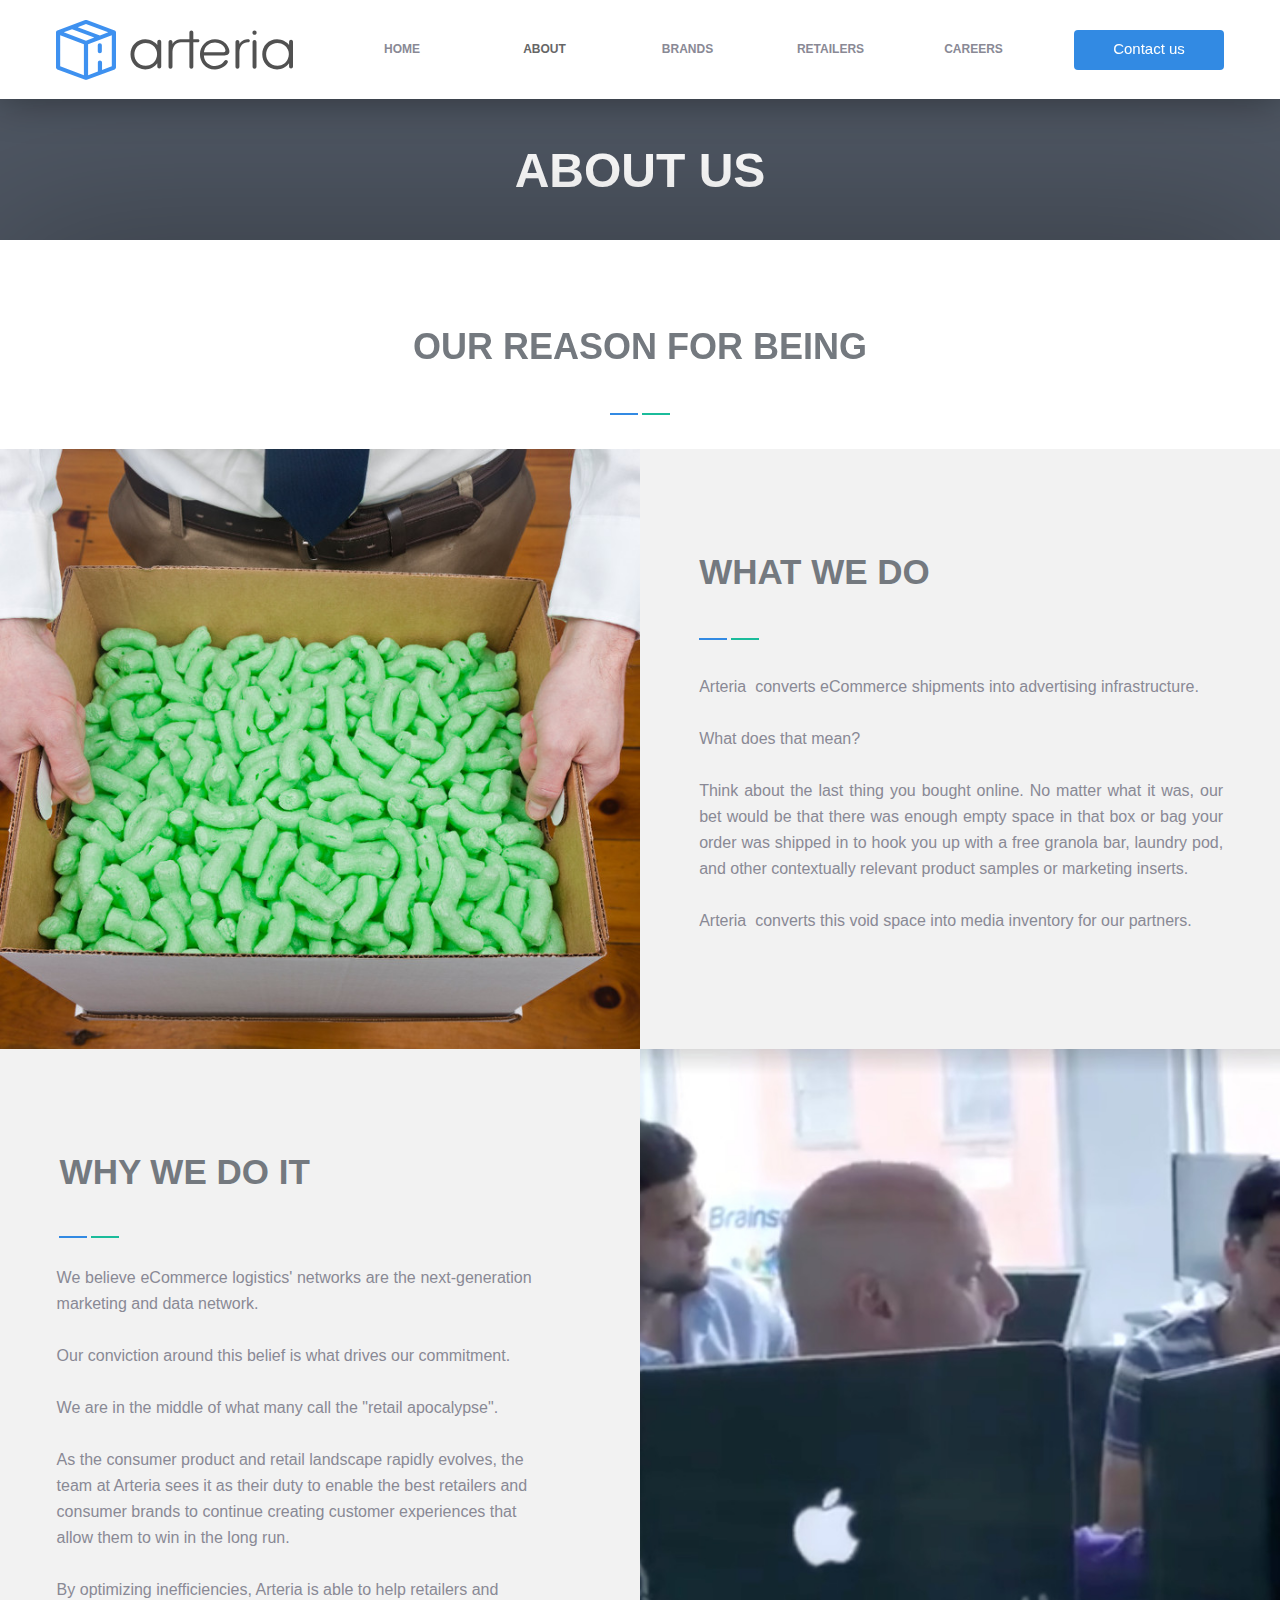
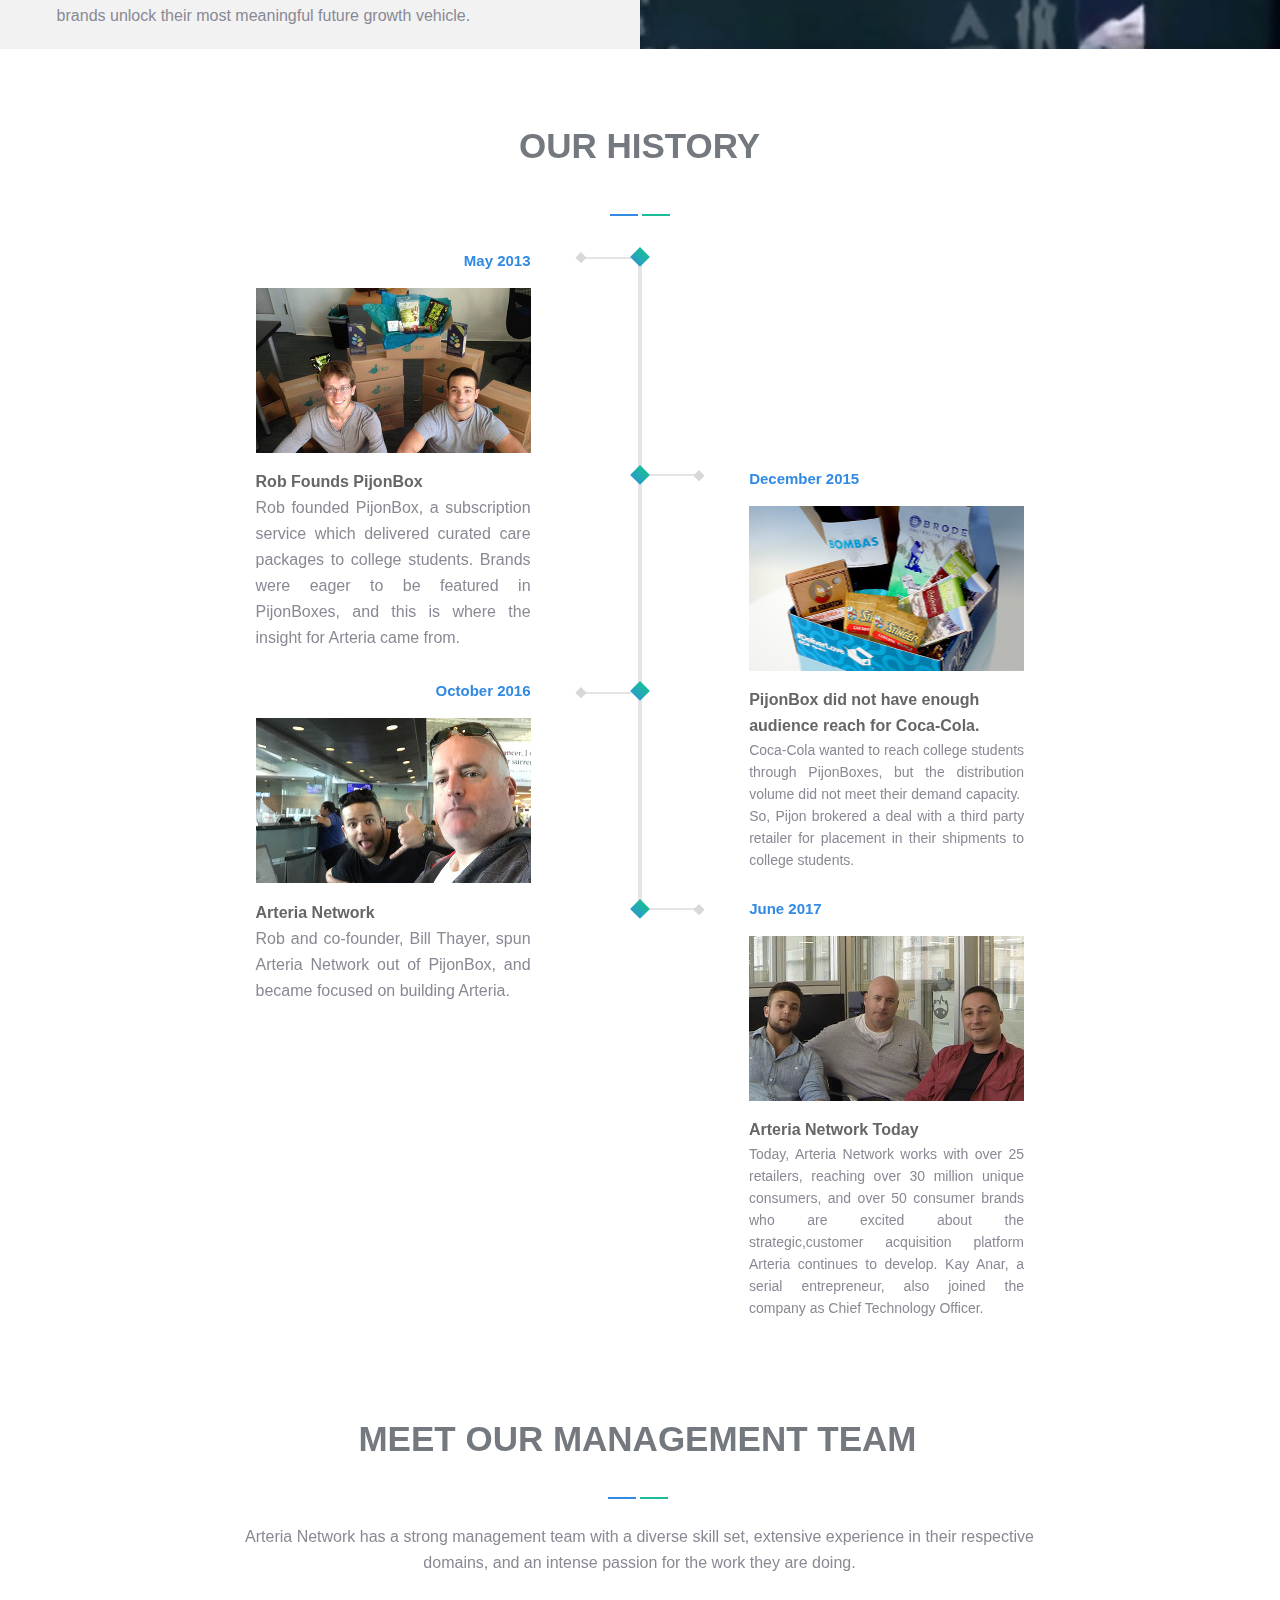
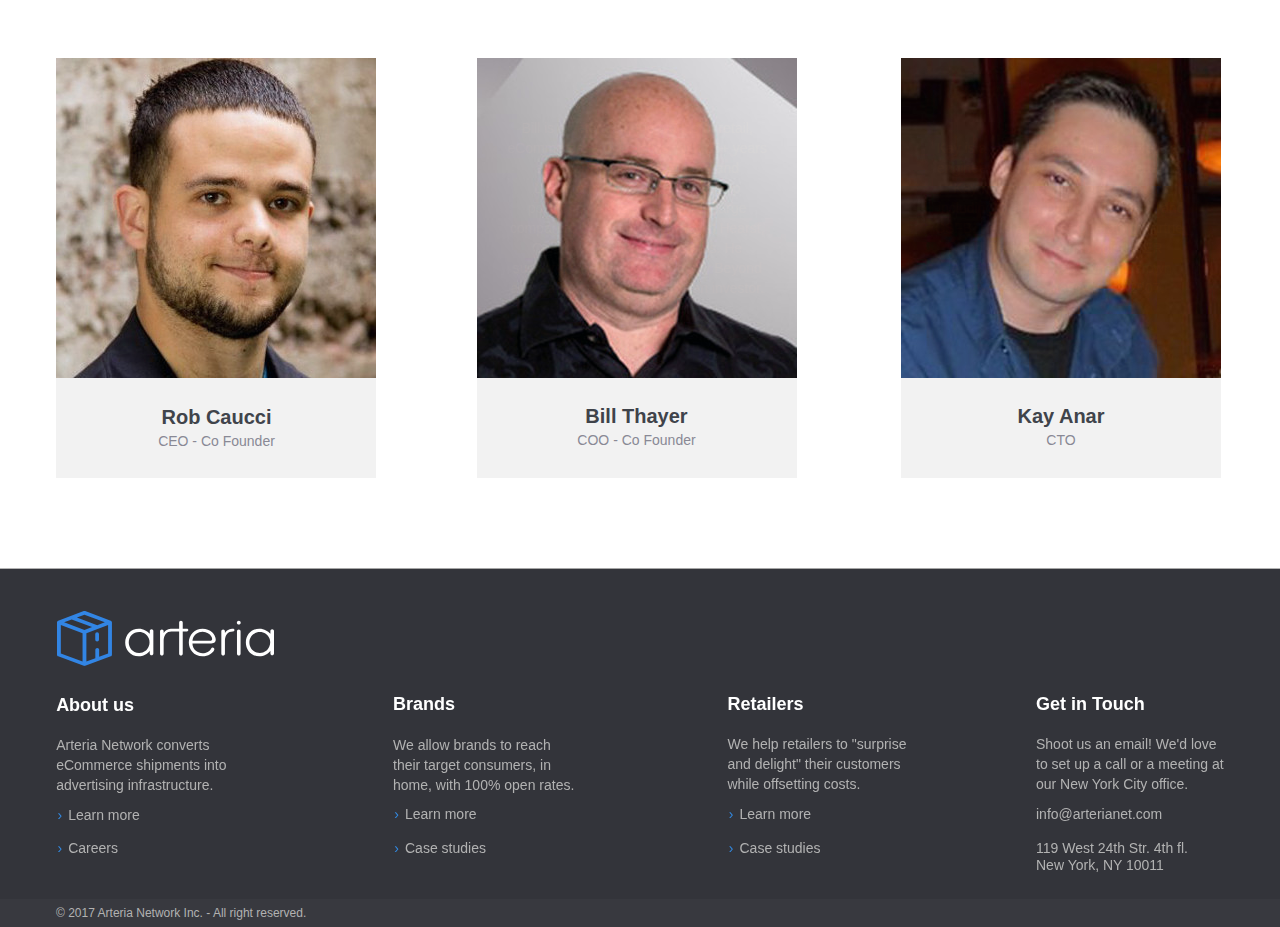
<file: about-us.html>
<!DOCTYPE html>
<html class="nojs html css_verticalspacer" lang="en-US">
 <head>

  <meta http-equiv="Content-type" content="text/html;charset=UTF-8"/>
  <meta name="generator" content="2017.0.4.363"/>
  <meta name="viewport" content="width=device-width, initial-scale=1.0"/>
  
  <script type="text/javascript">
   // Update the 'nojs'/'js' class on the html node
document.documentElement.className = document.documentElement.className.replace(/\bnojs\b/g, 'js');

// Check that all required assets are uploaded and up-to-date
if(typeof Muse == "undefined") window.Muse = {}; window.Muse.assets = {"required":["museutils.js", "museconfig.js", "webpro.js", "jquery.musemenu.js", "jquery.watch.js", "jquery.musepolyfill.bgsize.js", "musewpdisclosure.js", "jquery.museresponsive.js", "require.js", "about-us.css"], "outOfDate":[]};
</script>
  
  <title>Arteria Network : About Us</title>
  <!-- CSS -->
  <link rel="stylesheet" type="text/css" href="css/site_global.css?crc=316891798"/>
  <link rel="stylesheet" type="text/css" href="css/master_arteria-navigation.css?crc=170518013"/>
  <link rel="stylesheet" type="text/css" href="css/about-us.css?crc=3882818253" id="pagesheet"/>
  <!-- IE-only CSS -->
  <!--[if lt IE 9]>
  <link rel="stylesheet" type="text/css" href="css/iefonts_about-us.css?crc=32709209"/>
  <link rel="stylesheet" type="text/css" href="css/nomq_preview_master_arteria-navigation.css?crc=390615391"/>
  <link rel="stylesheet" type="text/css" href="css/nomq_about-us.css?crc=3819664053" id="nomq_pagesheet"/>
  <![endif]-->
  <!-- Other scripts -->
  <script type="text/javascript">
   var __adobewebfontsappname__ = "muse";
</script>
  <!-- JS includes -->
  <script src="https://webfonts.creativecloud.com/raleway:n8,n7,n4,n6:default.js" type="text/javascript"></script>
  <!--[if lt IE 9]>
  <script src="scripts/html5shiv.js?crc=4241844378" type="text/javascript"></script>
  <![endif]-->
    <!--custom head HTML-->
  <link rel="apple-touch-icon" sizes="57x57" href="/assets/apple-icon-57x57.png">
<link rel="apple-touch-icon" sizes="60x60" href="/assets/apple-icon-60x60.png">
<link rel="apple-touch-icon" sizes="72x72" href="/assets/apple-icon-72x72.png">
<link rel="apple-touch-icon" sizes="76x76" href="/assets/apple-icon-76x76.png">
<link rel="apple-touch-icon" sizes="114x114" href="/assets/apple-icon-114x114.png">
<link rel="apple-touch-icon" sizes="120x120" href="/assets/apple-icon-120x120.png">
<link rel="apple-touch-icon" sizes="144x144" href="/assets/apple-icon-144x144.png">
<link rel="apple-touch-icon" sizes="152x152" href="/assets/apple-icon-152x152.png">
<link rel="apple-touch-icon" sizes="180x180" href="/assets/apple-icon-180x180.png">
<link rel="icon" type="image/png" sizes="192x192"  href="/assets/android-icon-192x192.png">
<link rel="icon" type="image/png" sizes="32x32" href="/assets/favicon-32x32.png">
<link rel="icon" type="image/png" sizes="96x96" href="/assets/favicon-96x96.png">
<link rel="icon" type="image/png" sizes="16x16" href="/assets/favicon-16x16.png">
<link rel="manifest" href="/assets/manifest.json">
<meta name="msapplication-TileColor" content="#ffffff">
<meta name="msapplication-TileImage" content="/assets/ms-icon-144x144.png">
<meta name="theme-color" content="#ffffff">

<!-- <script src="https://use.fontawesome.com/3cbf20b333.js"></script> -->

<script>
  (function(i,s,o,g,r,a,m){i['GoogleAnalyticsObject']=r;i[r]=i[r]||function(){
  (i[r].q=i[r].q||[]).push(arguments)},i[r].l=1*new Date();a=s.createElement(o),
  m=s.getElementsByTagName(o)[0];a.async=1;a.src=g;m.parentNode.insertBefore(a,m)
  })(window,document,'script','https://www.google-analytics.com/analytics.js','ga');

  ga('create', 'UA-104335722-1', 'auto');
  ga('send', 'pageview');

</script>
 </head>
 <body>

  <div class="breakpoint active" id="bp_infinity" data-min-width="1201"><!-- responsive breakpoint node -->
   <div class="clearfix borderbox" id="page"><!-- group -->
    <div class="clearfix grpelem" id="pu325832"><!-- group -->
     <div class="browser_width shared_content" id="u325832-bw" data-content-guid="u325832-bw_content">
      <div class="rgba-background" id="u325832"><!-- simple frame --></div>
     </div>
     <div class="browser_width shared_content" id="u325831-4-bw" data-content-guid="u325831-4-bw_content">
      <div class="clearfix" id="u325831-4"><!-- content -->
       <p id="u325831-2"><span class="h1-48" id="u325831">About Us</span></p>
      </div>
     </div>
     <div class="browser_width shared_content" id="u218-bw" data-content-guid="u218-bw_content">
      <div id="u218"><!-- simple frame --></div>
     </div>
     <nav class="MenuBar clearfix" id="menuu109919"><!-- horizontal box -->
      <div class="MenuItemContainer clearfix grpelem" id="u109920"><!-- vertical box -->
       <a class="nonblock nontext MenuItem MenuItemWithSubMenu transition clearfix colelem" id="u109923" href="index.html"><!-- horizontal box --><div class="MenuItemLabel NoWrap clearfix grpelem" id="u109926-4"><!-- content --><p>home</p></div></a>
      </div>
      <div class="MenuItemContainer clearfix grpelem" id="u110298"><!-- vertical box -->
       <a class="nonblock nontext MenuItem MenuItemWithSubMenu MuseMenuActive transition clearfix colelem" id="u110301" href="about-us.html"><!-- horizontal box --><div class="MenuItemLabel NoWrap clearfix grpelem" id="u110302-4"><!-- content --><p>about</p></div></a>
      </div>
      <div class="MenuItemContainer clearfix grpelem" id="u110232"><!-- vertical box -->
       <a class="nonblock nontext MenuItem MenuItemWithSubMenu transition clearfix colelem" id="u110235" href="brands.html"><!-- horizontal box --><div class="MenuItemLabel NoWrap clearfix grpelem" id="u110236-4"><!-- content --><p>Brands</p></div></a>
      </div>
      <div class="MenuItemContainer clearfix grpelem" id="u110487"><!-- vertical box -->
       <a class="nonblock nontext MenuItem MenuItemWithSubMenu transition clearfix colelem" id="u110488" href="retailers.html"><!-- horizontal box --><div class="MenuItemLabel NoWrap clearfix grpelem" id="u110489-4"><!-- content --><p>Retailers</p></div></a>
      </div>
      <div class="MenuItemContainer clearfix grpelem" id="u175518"><!-- vertical box -->
       <a class="nonblock nontext MenuItem MenuItemWithSubMenu transition clearfix colelem" id="u175519" href="careers.html"><!-- horizontal box --><div class="MenuItemLabel NoWrap clearfix grpelem" id="u175521-4"><!-- content --><p>careers</p></div></a>
      </div>
     </nav>
     <a class="nonblock nontext clip_frame" id="u315765" href="index.html"><!-- svg --><img class="svg temp_no_img_src" id="u315761" data-orig-src="images/arteria-logo-dark.svg?crc=178099619" width="237" height="60" alt="" data-mu-svgfallback="images/arteria-logo-dark_poster_.png?crc=4025672716" src="images/blank.gif?crc=4208392903"/></a>
    </div>
    <div class="clearfix grpelem" id="pu325709"><!-- group -->
     <div class="browser_width grpelem" id="u325709-bw">
      <div class="shadow" id="u325709"><!-- column -->
       <div class="clearfix" id="u325709_align_to_page">
        <div class="clearfix colelem shared_content" id="u325835" data-content-guid="u325835_content"><!-- group -->
         <div class="grpelem" id="u325836"><!-- simple frame --></div>
         <div class="grpelem" id="u325837"><!-- simple frame --></div>
        </div>
        <div class="clearfix colelem shared_content" id="pu326183" data-content-guid="pu326183_content"><!-- group -->
         <div class="museBGSize grpelem shared_content" id="u326183" data-content-guid="u326183_content"><!-- simple frame --></div>
         <div class="grpelem" id="u326182"><!-- simple frame --></div>
         <div class="clearfix grpelem" id="pu326185-4"><!-- column -->
          <div class="clearfix colelem shared_content" id="u326185-4" data-content-guid="u326185-4_content"><!-- content -->
           <p id="u326185-2"><span class="h2" id="u326185">What We Do</span></p>
          </div>
          <div class="clearfix colelem shared_content" id="u326186" data-content-guid="u326186_content"><!-- group -->
           <div class="grpelem" id="u326188"><!-- simple frame --></div>
           <div class="grpelem" id="u326187"><!-- simple frame --></div>
          </div>
          <div class="clearfix colelem shared_content" id="u326189-13" data-content-guid="u326189-13_content"><!-- content -->
           <p id="u326189-2">Arteria&nbsp; converts eCommerce shipments into advertising infrastructure.</p>
           <p id="u326189-3">&nbsp;</p>
           <p id="u326189-5">What does that mean?</p>
           <p id="u326189-6">&nbsp;</p>
           <p id="u326189-8">Think about the last thing you bought online. No matter what it was, our bet would be that there was enough empty space in that box or bag your order was shipped in to hook you up with a free granola bar, laundry pod, and other contextually relevant product samples or marketing inserts.</p>
           <p id="u326189-9">&nbsp;</p>
           <p id="u326189-11">Arteria&nbsp; converts this void space into media inventory for our partners.</p>
          </div>
         </div>
        </div>
        <div class="clearfix colelem shared_content" id="pu326503" data-content-guid="pu326503_content"><!-- group -->
         <div class="grpelem" id="u326503"><!-- simple frame --></div>
         <div class="clearfix grpelem" id="pu326505-4"><!-- column -->
          <div class="clearfix colelem shared_content" id="u326505-4" data-content-guid="u326505-4_content"><!-- content -->
           <p id="u326505-2"><span class="h2" id="u326505">WHy we do it</span></p>
          </div>
          <div class="clearfix colelem shared_content" id="u326506" data-content-guid="u326506_content"><!-- group -->
           <div class="grpelem" id="u326508"><!-- simple frame --></div>
           <div class="grpelem" id="u326507"><!-- simple frame --></div>
          </div>
          <div class="clearfix colelem shared_content" id="u326509-16" data-content-guid="u326509-16_content"><!-- content -->
           <p id="u326509-2">We believe eCommerce logistics' networks are the next-generation marketing and data network.</p>
           <p id="u326509-3">&nbsp;</p>
           <p id="u326509-5">Our conviction around this belief is what drives our commitment.</p>
           <p id="u326509-6">&nbsp;</p>
           <p id="u326509-8">We are in the middle of what many call the &quot;retail apocalypse&quot;.</p>
           <p id="u326509-9">&nbsp;</p>
           <p id="u326509-11">As the consumer product and retail landscape rapidly evolves, the team at Arteria sees it as their duty to enable the best retailers and consumer brands to continue creating customer experiences that allow them to win in the long run.</p>
           <p id="u326509-12">&nbsp;</p>
           <p id="u326509-14">By optimizing inefficiencies, Arteria is able to help retailers and brands unlock their most meaningful future growth vehicle.</p>
          </div>
         </div>
         <div class="museBGSize grpelem shared_content" id="u326504" data-content-guid="u326504_content"><!-- simple frame --></div>
        </div>
        <div class="clearfix colelem shared_content" id="u326747-4" data-content-guid="u326747-4_content"><!-- content -->
         <p id="u326747-2"><span class="h2" id="u326747">Our History</span></p>
        </div>
        <div class="clearfix colelem shared_content" id="u326748" data-content-guid="u326748_content"><!-- group -->
         <div class="grpelem" id="u326749"><!-- simple frame --></div>
         <div class="grpelem" id="u326750"><!-- simple frame --></div>
        </div>
        <div class="clearfix colelem shared_content" id="ppu326161-4" data-content-guid="ppu326161-4_content"><!-- group -->
         <div class="clearfix grpelem" id="pu326161-4"><!-- column -->
          <div class="clearfix colelem shared_content" id="u326161-4" data-content-guid="u326161-4_content"><!-- content -->
           <p id="u326161-2">May 2013</p>
          </div>
          <div class="museBGSize colelem shared_content" id="u326180" data-content-guid="u326180_content"><!-- simple frame --></div>
          <div class="clearfix colelem shared_content" id="u326154-6" data-content-guid="u326154-6_content"><!-- content -->
           <p id="u326154-2">Rob Founds PijonBox</p>
           <p id="u326154-4">Rob founded PijonBox, a subscription service which delivered curated care packages to college students. Brands were eager to be featured in PijonBoxes, and this is where the insight for Arteria came from.</p>
          </div>
          <div class="clearfix colelem shared_content" id="u326616-4" data-content-guid="u326616-4_content"><!-- content -->
           <p id="u326616-2">October 2016</p>
          </div>
          <div class="museBGSize colelem shared_content" id="u326621" data-content-guid="u326621_content"><!-- simple frame --></div>
          <div class="clearfix colelem shared_content" id="u326615-6" data-content-guid="u326615-6_content"><!-- content -->
           <p id="u326615-2">Arteria Network</p>
           <p id="u326615-4">Rob and co-founder, Bill Thayer, spun Arteria Network out of PijonBox, and became focused on building Arteria.</p>
          </div>
         </div>
         <div class="clearfix grpelem" id="pu326162"><!-- column -->
          <div class="clearfix colelem" id="u326162"><!-- group -->
           <div class="grpelem" id="u326164" data-mu-ie-matrix="progid:DXImageTransform.Microsoft.Matrix(M11=0,M12=-1,M21=1,M22=0,SizingMethod='auto expand')" data-mu-ie-matrix-dx="-24" data-mu-ie-matrix-dy="24"><!-- simple frame --></div>
           <div class="btn grpelem" id="u326163" data-mu-ie-matrix="progid:DXImageTransform.Microsoft.Matrix(M11=0.7071,M12=-0.7071,M21=0.7071,M22=0.7071,SizingMethod='auto expand')" data-mu-ie-matrix-dx="-2" data-mu-ie-matrix-dy="-2"><!-- simple frame --></div>
          </div>
          <div class="clearfix colelem" id="u326617"><!-- group -->
           <div class="grpelem" id="u326618" data-mu-ie-matrix="progid:DXImageTransform.Microsoft.Matrix(M11=0,M12=-1,M21=1,M22=0,SizingMethod='auto expand')" data-mu-ie-matrix-dx="-24" data-mu-ie-matrix-dy="24"><!-- simple frame --></div>
           <div class="btn grpelem" id="u326619" data-mu-ie-matrix="progid:DXImageTransform.Microsoft.Matrix(M11=0.7071,M12=-0.7071,M21=0.7071,M22=0.7071,SizingMethod='auto expand')" data-mu-ie-matrix-dx="-2" data-mu-ie-matrix-dy="-2"><!-- simple frame --></div>
          </div>
         </div>
         <div class="grpelem" id="u326159"><!-- simple frame --></div>
         <div class="clearfix grpelem" id="pu326609"><!-- column -->
          <div class="clearfix colelem" id="u326609"><!-- group -->
           <div class="grpelem" id="u326571" data-mu-ie-matrix="progid:DXImageTransform.Microsoft.Matrix(M11=0,M12=-1,M21=1,M22=0,SizingMethod='auto expand')" data-mu-ie-matrix-dx="-24" data-mu-ie-matrix-dy="24"><!-- simple frame --></div>
           <div class="btn grpelem" id="u326572" data-mu-ie-matrix="progid:DXImageTransform.Microsoft.Matrix(M11=0.7071,M12=-0.7071,M21=0.7071,M22=0.7071,SizingMethod='auto expand')" data-mu-ie-matrix-dx="-2" data-mu-ie-matrix-dy="-2"><!-- simple frame --></div>
          </div>
          <div class="clearfix colelem" id="u326684"><!-- group -->
           <div class="grpelem" id="u326685" data-mu-ie-matrix="progid:DXImageTransform.Microsoft.Matrix(M11=0,M12=-1,M21=1,M22=0,SizingMethod='auto expand')" data-mu-ie-matrix-dx="-24" data-mu-ie-matrix-dy="24"><!-- simple frame --></div>
           <div class="btn grpelem" id="u326686" data-mu-ie-matrix="progid:DXImageTransform.Microsoft.Matrix(M11=0.7071,M12=-0.7071,M21=0.7071,M22=0.7071,SizingMethod='auto expand')" data-mu-ie-matrix-dx="-2" data-mu-ie-matrix-dy="-2"><!-- simple frame --></div>
          </div>
         </div>
         <div class="clearfix grpelem" id="pu326166-4"><!-- column -->
          <div class="clearfix colelem shared_content" id="u326166-4" data-content-guid="u326166-4_content"><!-- content -->
           <p>December 2015</p>
          </div>
          <div class="museBGSize colelem shared_content" id="u326181" data-content-guid="u326181_content"><!-- simple frame --></div>
          <div class="clearfix colelem shared_content" id="u326156-6" data-content-guid="u326156-6_content"><!-- content -->
           <p id="u326156-2">PijonBox did not have enough audience reach for Coca-Cola.</p>
           <p id="u326156-4">Coca-Cola wanted to reach college students through PijonBoxes, but the distribution volume did not meet their demand capacity.&nbsp; So, Pijon brokered a deal with a third party retailer for placement in their shipments to college students.</p>
          </div>
          <div class="clearfix colelem shared_content" id="u326682-4" data-content-guid="u326682-4_content"><!-- content -->
           <p>June 2017</p>
          </div>
          <div class="museBGSize colelem shared_content" id="u326683" data-content-guid="u326683_content"><!-- simple frame --></div>
         </div>
        </div>
        <div class="clearfix colelem shared_content" id="u326681-6" data-content-guid="u326681-6_content"><!-- content -->
         <p id="u326681-2">Arteria Network Today</p>
         <p id="u326681-4">Today, Arteria Network works with over 25 retailers, reaching over 30 million unique consumers, and over 50 consumer brands who are excited about the strategic,customer acquisition platform Arteria continues to develop. Kay Anar, a serial entrepreneur, also joined the company as Chief Technology Officer.</p>
        </div>
        <div class="clearfix colelem shared_content" id="u326787-4" data-content-guid="u326787-4_content"><!-- content -->
         <p id="u326787-2"><span class="h2" id="u326787">Meet our management Team</span></p>
        </div>
        <div class="clearfix colelem shared_content" id="u326788" data-content-guid="u326788_content"><!-- group -->
         <div class="grpelem" id="u326789"><!-- simple frame --></div>
         <div class="grpelem" id="u326790"><!-- simple frame --></div>
        </div>
        <div class="clearfix colelem shared_content" id="u326786-4" data-content-guid="u326786-4_content"><!-- content -->
         <p>Arteria Network has a strong management team with a diverse skill set, extensive experience in their respective domains, and an intense passion for the work they are doing.</p>
        </div>
        <div class="clearfix colelem" id="pu326791"><!-- group -->
         <div class="clearfix grpelem shared_content" id="u326791" data-content-guid="u326791_content"><!-- group -->
          <div class="transition clearfix grpelem" id="u326796"><!-- column -->
           <div class="position_content" id="u326796_position_content">
            <div class="clearfix colelem" id="pu326792"><!-- group -->
             <div class="clip_frame grpelem" id="u326792"><!-- image -->
              <img class="block temp_no_img_src" id="u326792_img" data-orig-src="images/rob-caucci.jpg?crc=4177682387" alt="" width="320" height="320" src="images/blank.gif?crc=4208392903"/>
             </div>
             <div class="transition clearfix grpelem shared_content" id="u326794-7" data-content-guid="u326794-7_content"><!-- content -->
              <p id="u326794">&nbsp;</p>
              <p id="u326794-2">&nbsp;</p>
              <p id="u326794-3">&nbsp;</p>
              <p id="u326794-5">Rob started his career in Information Systems at the Dannon Company and then as a Strategy Consultant at Booz Allen Hamilton. He has been involved with several startups, most recently as the co-founder and CEO of PijonBox. PijonBox was a pioneer in D2C digital shopper marketing programs and raised $1M before exiting in 2016.</p>
             </div>
            </div>
            <div class="clearfix colelem shared_content" id="u326795-6" data-content-guid="u326795-6_content"><!-- content -->
             <p id="u326795-2"><span class="h3-18" id="u326795">Rob Caucci</span></p>
             <p><span class="text-14">CEO - Co Founder</span></p>
            </div>
           </div>
          </div>
         </div>
         <div class="clearfix grpelem shared_content" id="u326797" data-content-guid="u326797_content"><!-- group -->
          <div class="transition clearfix grpelem" id="u326799"><!-- column -->
           <div class="position_content" id="u326799_position_content">
            <div class="clearfix colelem" id="pu326800"><!-- group -->
             <div class="clip_frame grpelem" id="u326800"><!-- image -->
              <img class="block temp_no_img_src" id="u326800_img" data-orig-src="images/bill-thayer.jpg?crc=4097889649" alt="" width="320" height="320" src="images/blank.gif?crc=4208392903"/>
             </div>
             <div class="transition clearfix grpelem shared_content" id="u326802-7" data-content-guid="u326802-7_content"><!-- content -->
              <p id="u326802">&nbsp;</p>
              <p id="u326802-2">&nbsp;</p>
              <p id="u326802-3">&nbsp;</p>
              <p id="u326802-5">Bill is a veteran in the worlds of retail, eCommerce, and logistics, with 25+ years at major retailers like Macy’s and Loehmann's in C-level leadership positions.&nbsp; Bill is an advisor to large companies like Macy’s, Barney’s, Hearst, Century 21, and SDI Systems. He supports startups like University Beyond and Cargomatic, where he is an investor.</p>
             </div>
            </div>
            <div class="clearfix colelem shared_content" id="u326798-6" data-content-guid="u326798-6_content"><!-- content -->
             <p id="u326798-2"><span class="h3-18" id="u326798">Bill Thayer</span></p>
             <p id="u326798-4"><span class="text-14" id="u326798-3">COO - Co Founder</span></p>
            </div>
           </div>
          </div>
         </div>
         <div class="clearfix grpelem shared_content" id="u326803" data-content-guid="u326803_content"><!-- group -->
          <div class="transition clearfix grpelem" id="u326805"><!-- column -->
           <div class="position_content" id="u326805_position_content">
            <div class="clearfix colelem" id="pu326806"><!-- group -->
             <div class="clip_frame grpelem" id="u326806"><!-- image -->
              <img class="block temp_no_img_src" id="u326806_img" data-orig-src="images/kay-anar.jpg?crc=4066443819" alt="" width="320" height="320" src="images/blank.gif?crc=4208392903"/>
             </div>
             <div class="transition clearfix grpelem shared_content" id="u326804-8" data-content-guid="u326804-8_content"><!-- content -->
              <p id="u326804">&nbsp;</p>
              <p id="u326804-2">&nbsp;</p>
              <p id="u326804-3">&nbsp;</p>
              <p id="u326804-4">&nbsp;</p>
              <p id="u326804-6">Kay is a serial entrepreneur and veteran engineer with over 20 years experience. Kay has worked with organizations including Oracle, DuPont, Sungard, and CSFB. He is a Former Operating Partner and Resident Technologist at ER Accelerator and has owned his own software consultancy since 2007.</p>
             </div>
            </div>
            <div class="clearfix colelem shared_content" id="u326808-6" data-content-guid="u326808-6_content"><!-- content -->
             <p id="u326808-2"><span class="h3-18" id="u326808">Kay Anar</span></p>
             <p><span class="text-14">CTO</span></p>
            </div>
           </div>
          </div>
         </div>
        </div>
       </div>
      </div>
     </div>
     <div class="browser_width grpelem shared_content" id="u325838-4-bw" data-content-guid="u325838-4-bw_content">
      <div class="clearfix" id="u325838-4"><!-- content -->
       <p id="u325838-2"><span class="h2" id="u325838">Our Reason for Being</span></p>
      </div>
     </div>
    </div>
    <div class="clearfix grpelem" id="pu326171"><!-- column -->
     <div class="btn gradient colelem shared_content" id="u326171" data-mu-ie-matrix="progid:DXImageTransform.Microsoft.Matrix(M11=0.7071,M12=-0.7071,M21=0.7071,M22=0.7071,SizingMethod='auto expand')" data-mu-ie-matrix-dx="-3" data-mu-ie-matrix-dy="-3" data-content-guid="u326171_content"><!-- simple frame --></div>
     <div class="btn gradient colelem shared_content" id="u326573" data-mu-ie-matrix="progid:DXImageTransform.Microsoft.Matrix(M11=0.7071,M12=-0.7071,M21=0.7071,M22=0.7071,SizingMethod='auto expand')" data-mu-ie-matrix-dx="-3" data-mu-ie-matrix-dy="-3" data-content-guid="u326573_content"><!-- simple frame --></div>
     <div class="btn gradient colelem shared_content" id="u326620" data-mu-ie-matrix="progid:DXImageTransform.Microsoft.Matrix(M11=0.7071,M12=-0.7071,M21=0.7071,M22=0.7071,SizingMethod='auto expand')" data-mu-ie-matrix-dx="-3" data-mu-ie-matrix-dy="-3" data-content-guid="u326620_content"><!-- simple frame --></div>
     <div class="btn gradient colelem shared_content" id="u326687" data-mu-ie-matrix="progid:DXImageTransform.Microsoft.Matrix(M11=0.7071,M12=-0.7071,M21=0.7071,M22=0.7071,SizingMethod='auto expand')" data-mu-ie-matrix-dx="-3" data-mu-ie-matrix-dy="-3" data-content-guid="u326687_content"><!-- simple frame --></div>
    </div>
    <a class="nonblock nontext transition clearfix" id="u40380-4" href="contact-us.html"><!-- content --><p>Contact us</p></a>
    <div class="verticalspacer" data-offset-top="3768" data-content-above-spacer="3767" data-content-below-spacer="357"></div>
    <div class="clearfix grpelem" id="pu80544"><!-- column -->
     <div class="browser_width colelem shared_content" id="u80544-bw" data-content-guid="u80544-bw_content">
      <div id="u80544"><!-- group -->
       <div class="clearfix" id="u80544_align_to_page">
        <div class="clearfix grpelem" id="pu315733"><!-- column -->
         <a class="nonblock nontext clip_frame colelem shared_content" id="u315733" href="index.html" data-content-guid="u315733_content"><!-- svg --><img class="svg temp_no_img_src" id="u315729" data-orig-src="images/arteria-logo-white.svg?crc=3970811726" width="217" height="55" alt="" data-mu-svgfallback="images/arteria-logo-white_poster_.png?crc=439593084" src="images/blank.gif?crc=4208392903"/></a>
         <div class="clearfix colelem shared_content" id="u322368" data-content-guid="u322368_content"><!-- column -->
          <div class="clearfix colelem" id="u80606-4"><!-- content -->
           <p>About us</p>
          </div>
          <div class="clearfix colelem" id="u315262-4"><!-- content -->
           <p>Arteria Network converts eCommerce shipments into advertising infrastructure.</p>
          </div>
          <div class="Footer-Link clearfix colelem" id="u315307-6"><!-- content -->
           <ul class="list0 nls-None" id="u315307-4">
            <li id="u315307-3"><a class="nonblock" href="about-us.html"><span id="u315307">Learn more</span></a></li>
           </ul>
          </div>
          <div class="Footer-Link clearfix colelem" id="u315308-6"><!-- content -->
           <ul class="list0 nls-None" id="u315308-4">
            <li><a class="nonblock" href="careers.html"><span id="u315308">Careers</span></a></li>
           </ul>
          </div>
         </div>
        </div>
        <div class="clearfix grpelem shared_content" id="u322374" data-content-guid="u322374_content"><!-- column -->
         <div class="clearfix colelem" id="u80779-4"><!-- content -->
          <p>Brands</p>
         </div>
         <div class="clearfix colelem" id="u315241-4"><!-- content -->
          <p>We allow brands to reach their target consumers, in home, with 100% open rates.</p>
         </div>
         <div class="Footer-Link clearfix colelem" id="u315242-6"><!-- content -->
          <ul class="list0 nls-None" id="u315242-4">
           <li><a class="nonblock" href="brands.html">Learn more</a></li>
          </ul>
         </div>
         <div class="Footer-Link clearfix colelem" id="u315274-6"><!-- content -->
          <ul class="list0 nls-None" id="u315274-4">
           <li><a class="nonblock" href="brand-case-study.html">Case studies</a></li>
          </ul>
         </div>
        </div>
        <div class="clearfix grpelem shared_content" id="u322380" data-content-guid="u322380_content"><!-- column -->
         <div class="clearfix colelem" id="u100113-4"><!-- content -->
          <p>Retailers</p>
         </div>
         <div class="clearfix colelem" id="u315220-4"><!-- content -->
          <p>We help retailers to &quot;surprise and delight&quot; their customers while offsetting costs.</p>
         </div>
         <div class="Footer-Link clearfix colelem" id="u315286-6"><!-- content -->
          <ul class="list0 nls-None" id="u315286-4">
           <li><a class="nonblock" href="retailers.html">Learn more</a></li>
          </ul>
         </div>
         <div class="Footer-Link clearfix colelem" id="u315287-6"><!-- content -->
          <ul class="list0 nls-None" id="u315287-4">
           <li><a class="nonblock" href="retailer-case-study.html">Case studies</a></li>
          </ul>
         </div>
        </div>
        <div class="clearfix grpelem shared_content" id="u322386" data-content-guid="u322386_content"><!-- column -->
         <div class="clearfix colelem" id="u81486-4"><!-- content -->
          <p>Get in Touch</p>
         </div>
         <div class="clearfix colelem" id="u315868-4"><!-- content -->
          <p>Shoot us an email! We'd love to set up a call or a meeting at our New York City office.</p>
         </div>
         <div class="Footer-Link clearfix colelem" id="u81487-5"><!-- content -->
          <p><a class="nonblock" href="mailto:info@arterianet.com"><span id="u81487">info@arterianet.com</span></a></p>
         </div>
         <div class="Footer-Link clearfix colelem" id="u81489-8"><!-- content -->
          <p><a class="nonblock" href="https://www.google.com/maps?q=119+West+24th+Str.,+New+York,+NY+10011" target="_blank"><span id="u81489-4">119 West 24th Str. 4th fl.<br/>New York, NY 10011</span></a></p>
         </div>
        </div>
       </div>
      </div>
     </div>
     <div class="browser_width colelem shared_content" id="u81580-bw" data-content-guid="u81580-bw_content">
      <div id="u81580"><!-- group -->
       <div class="clearfix" id="u81580_align_to_page">
        <div class="Footer-Link clearfix grpelem" id="u80640-4"><!-- content -->
         <p id="u80640-2"><span id="u80640">© 2017 Arteria Network Inc. - All right reserved.</span></p>
        </div>
       </div>
      </div>
     </div>
    </div>
   </div>
  </div>
  <div class="breakpoint" id="bp_1200" data-min-width="901" data-max-width="1200"><!-- responsive breakpoint node -->
   <div class="clearfix borderbox temp_no_id" data-orig-id="page"><!-- column -->
    <div class="position_content" id="page_position_content">
     <div class="clearfix colelem temp_no_id" data-orig-id="pu325832"><!-- group -->
      <span class="browser_width placeholder" data-placeholder-for="u325832-bw_content"><!-- placeholder node --></span>
      <span class="browser_width placeholder" data-placeholder-for="u325831-4-bw_content"><!-- placeholder node --></span>
      <span class="browser_width placeholder" data-placeholder-for="u218-bw_content"><!-- placeholder node --></span>
      <div class="browser_width" id="accordionu46521-bw">
       <ul class="AccordionWidget clearfix" id="accordionu46521"><!-- vertical box -->
        <li class="AccordionPanel clearfix colelem100" id="u46522"><!-- vertical box --><div class="AccordionPanelTab transition clearfix colelem100" id="u46568-3"><!-- content --><p id="u46568" class="shared_content" data-content-guid="u46568_content">&nbsp;</p></div><div class="AccordionPanelContent disn clearfix colelem100" id="u46523"><!-- column --><nav class="MenuBar clearfix colelem" id="menuu46525"><!-- vertical box --><div class="MenuItemContainer borderbox clearfix colelem" id="u46547"><!-- horizontal box --><a class="nonblock nontext MenuItem MenuItemWithSubMenu borderbox transition clearfix grpelem" id="u46550" href="index.html"><!-- horizontal box --><div class="MenuItemLabel borderbox clearfix grpelem" id="u46552-4"><!-- content --><p id="u46552-2" class="shared_content" data-content-guid="u46552-2_content"><span id="u46552">Home</span></p></div></a></div><div class="MenuItemContainer borderbox clearfix colelem" id="u46533"><!-- horizontal box --><a class="nonblock nontext MenuItem MenuItemWithSubMenu MuseMenuActive borderbox transition clearfix grpelem" id="u46536" href="about-us.html"><!-- horizontal box --><div class="MenuItemLabel borderbox clearfix grpelem" id="u46538-4"><!-- content --><p id="u46538-2" class="shared_content" data-content-guid="u46538-2_content"><span id="u46538">About us</span></p></div></a></div><div class="MenuItemContainer borderbox clearfix colelem" id="u46554"><!-- horizontal box --><a class="nonblock nontext MenuItem MenuItemWithSubMenu borderbox transition clearfix grpelem" id="u46557" href="brands.html"><!-- horizontal box --><div class="MenuItemLabel borderbox clearfix grpelem" id="u46560-4"><!-- content --><p id="u46560-2" class="shared_content" data-content-guid="u46560-2_content"><span id="u46560">Brands</span></p></div></a></div><div class="MenuItemContainer borderbox clearfix colelem" id="u46540"><!-- horizontal box --><a class="nonblock nontext MenuItem MenuItemWithSubMenu borderbox transition clearfix grpelem" id="u46541" href="retailers.html"><!-- horizontal box --><div class="MenuItemLabel borderbox clearfix grpelem" id="u46542-4"><!-- content --><p id="u46542-2" class="shared_content" data-content-guid="u46542-2_content"><span id="u46542">Retailers</span></p></div></a></div><div class="MenuItemContainer borderbox clearfix colelem" id="u46526"><!-- horizontal box --><a class="nonblock nontext MenuItem MenuItemWithSubMenu borderbox transition clearfix grpelem" id="u46529" href="careers.html"><!-- horizontal box --><div class="MenuItemLabel borderbox clearfix grpelem" id="u46532-4"><!-- content --><p id="u46532-2" class="shared_content" data-content-guid="u46532-2_content"><span id="u46532">CAREERS</span></p></div></a></div></nav><a class="nonblock nontext transition clearfix colelem shared_content" id="u46524-4" href="contact-us.html" data-content-guid="u46524-4_content"><!-- content --><p>Contact us</p></a></div></li>
       </ul>
      </div>
      <a class="nonblock nontext clip_frame temp_no_id shared_content" href="index.html" data-orig-id="u315765" data-content-guid="u315765_content"><!-- svg --><img class="svg temp_no_id temp_no_img_src" data-orig-src="images/arteria-logo-dark.svg?crc=178099619" width="192" height="49" alt="" data-mu-svgfallback="images/arteria-logo-dark_poster_.png?crc=4025672716" data-orig-id="u315761" src="images/blank.gif?crc=4208392903"/></a>
     </div>
     <div class="clearfix colelem temp_no_id" data-orig-id="pu325709"><!-- group -->
      <div class="browser_width grpelem temp_no_id" data-orig-id="u325709-bw">
       <div class="shadow temp_no_id" data-orig-id="u325709"><!-- column -->
        <div class="clearfix temp_no_id" data-orig-id="u325709_align_to_page">
         <span class="clearfix colelem placeholder" data-placeholder-for="u325835_content"><!-- placeholder node --></span>
         <span class="clearfix colelem placeholder" data-placeholder-for="pu326183_content"><!-- placeholder node --></span>
         <span class="clearfix colelem placeholder" data-placeholder-for="pu326503_content"><!-- placeholder node --></span>
         <span class="clearfix colelem placeholder" data-placeholder-for="u326747-4_content"><!-- placeholder node --></span>
         <span class="clearfix colelem placeholder" data-placeholder-for="u326748_content"><!-- placeholder node --></span>
         <span class="clearfix colelem placeholder" data-placeholder-for="ppu326161-4_content"><!-- placeholder node --></span>
         <span class="clearfix colelem placeholder" data-placeholder-for="u326681-6_content"><!-- placeholder node --></span>
         <span class="clearfix colelem placeholder" data-placeholder-for="u326787-4_content"><!-- placeholder node --></span>
         <span class="clearfix colelem placeholder" data-placeholder-for="u326788_content"><!-- placeholder node --></span>
         <span class="clearfix colelem placeholder" data-placeholder-for="u326786-4_content"><!-- placeholder node --></span>
         <div class="clearfix colelem temp_no_id" data-orig-id="pu326791"><!-- group -->
          <div class="clearfix grpelem temp_no_id" data-orig-id="u326791"><!-- group -->
           <div class="transition clearfix grpelem temp_no_id" data-orig-id="u326796"><!-- column -->
            <div class="position_content temp_no_id" data-orig-id="u326796_position_content">
             <div class="clearfix colelem temp_no_id" data-orig-id="pu326792"><!-- group -->
              <div class="clip_frame grpelem temp_no_id" data-orig-id="u326792"><!-- image -->
               <img class="block temp_no_id temp_no_img_src" data-orig-src="images/rob-caucci.jpg?crc=4177682387" alt="" width="299" height="299" data-orig-id="u326792_img" src="images/blank.gif?crc=4208392903"/>
              </div>
              <span class="transition clearfix grpelem placeholder" data-placeholder-for="u326794-7_content"><!-- placeholder node --></span>
             </div>
             <span class="clearfix colelem placeholder" data-placeholder-for="u326795-6_content"><!-- placeholder node --></span>
            </div>
           </div>
          </div>
          <div class="clearfix grpelem temp_no_id" data-orig-id="u326797"><!-- group -->
           <div class="transition clearfix grpelem temp_no_id" data-orig-id="u326799"><!-- column -->
            <div class="position_content temp_no_id" data-orig-id="u326799_position_content">
             <div class="clearfix colelem temp_no_id" data-orig-id="pu326800"><!-- group -->
              <div class="clip_frame grpelem temp_no_id" data-orig-id="u326800"><!-- image -->
               <img class="block temp_no_id temp_no_img_src" data-orig-src="images/bill-thayer.jpg?crc=4097889649" alt="" width="300" height="300" data-orig-id="u326800_img" src="images/blank.gif?crc=4208392903"/>
              </div>
              <span class="transition clearfix grpelem placeholder" data-placeholder-for="u326802-7_content"><!-- placeholder node --></span>
             </div>
             <span class="clearfix colelem placeholder" data-placeholder-for="u326798-6_content"><!-- placeholder node --></span>
            </div>
           </div>
          </div>
          <div class="clearfix grpelem temp_no_id" data-orig-id="u326803"><!-- group -->
           <div class="transition clearfix grpelem temp_no_id" data-orig-id="u326805"><!-- column -->
            <div class="position_content temp_no_id" data-orig-id="u326805_position_content">
             <div class="clearfix colelem temp_no_id" data-orig-id="pu326806"><!-- group -->
              <div class="clip_frame grpelem temp_no_id" data-orig-id="u326806"><!-- image -->
               <img class="block temp_no_id temp_no_img_src" data-orig-src="images/kay-anar.jpg?crc=4066443819" alt="" width="299" height="299" data-orig-id="u326806_img" src="images/blank.gif?crc=4208392903"/>
              </div>
              <span class="transition clearfix grpelem placeholder" data-placeholder-for="u326804-8_content"><!-- placeholder node --></span>
             </div>
             <span class="clearfix colelem placeholder" data-placeholder-for="u326808-6_content"><!-- placeholder node --></span>
            </div>
           </div>
          </div>
         </div>
        </div>
       </div>
      </div>
      <span class="btn gradient grpelem placeholder" data-placeholder-for="u326171_content"><!-- placeholder node --></span>
      <span class="btn gradient grpelem placeholder" data-placeholder-for="u326573_content"><!-- placeholder node --></span>
      <span class="btn gradient grpelem placeholder" data-placeholder-for="u326620_content"><!-- placeholder node --></span>
      <span class="btn gradient grpelem placeholder" data-placeholder-for="u326687_content"><!-- placeholder node --></span>
      <span class="browser_width grpelem placeholder" data-placeholder-for="u325838-4-bw_content"><!-- placeholder node --></span>
     </div>
     <div class="verticalspacer" data-offset-top="3766" data-content-above-spacer="3765" data-content-below-spacer="358"></div>
     <span class="browser_width colelem placeholder" data-placeholder-for="u80544-bw_content"><!-- placeholder node --></span>
     <span class="browser_width colelem placeholder" data-placeholder-for="u81580-bw_content"><!-- placeholder node --></span>
    </div>
   </div>
  </div>
  <div class="breakpoint" id="bp_900" data-min-width="581" data-max-width="900"><!-- responsive breakpoint node -->
   <div class="clearfix borderbox temp_no_id" data-orig-id="page"><!-- column -->
    <div class="position_content temp_no_id" data-orig-id="page_position_content">
     <div class="clearfix colelem temp_no_id" data-orig-id="pu325832"><!-- group -->
      <span class="browser_width placeholder" data-placeholder-for="u325832-bw_content"><!-- placeholder node --></span>
      <span class="browser_width placeholder" data-placeholder-for="u325831-4-bw_content"><!-- placeholder node --></span>
      <span class="browser_width placeholder" data-placeholder-for="u218-bw_content"><!-- placeholder node --></span>
      <div class="browser_width temp_no_id" data-orig-id="accordionu46521-bw">
       <ul class="AccordionWidget clearfix temp_no_id" data-orig-id="accordionu46521"><!-- vertical box -->
        <li class="AccordionPanel clearfix colelem100 temp_no_id" data-orig-id="u46522"><!-- vertical box --><div class="AccordionPanelTab transition clearfix colelem100 temp_no_id" data-orig-id="u46568-3"><!-- content --><span class="placeholder" data-placeholder-for="u46568_content"><!-- placeholder node --></span></div><div class="AccordionPanelContent disn clearfix colelem100 temp_no_id" data-orig-id="u46523"><!-- column --><nav class="MenuBar clearfix colelem temp_no_id" data-orig-id="menuu46525"><!-- vertical box --><div class="MenuItemContainer borderbox clearfix colelem temp_no_id" data-orig-id="u46547"><!-- horizontal box --><a class="nonblock nontext MenuItem MenuItemWithSubMenu borderbox transition clearfix grpelem temp_no_id" href="index.html" data-orig-id="u46550"><!-- horizontal box --><div class="MenuItemLabel borderbox clearfix grpelem temp_no_id" data-orig-id="u46552-4"><!-- content --><span class="placeholder" data-placeholder-for="u46552-2_content"><!-- placeholder node --></span></div></a></div><div class="MenuItemContainer borderbox clearfix colelem temp_no_id" data-orig-id="u46533"><!-- horizontal box --><a class="nonblock nontext MenuItem MenuItemWithSubMenu MuseMenuActive borderbox transition clearfix grpelem temp_no_id" href="about-us.html" data-orig-id="u46536"><!-- horizontal box --><div class="MenuItemLabel borderbox clearfix grpelem temp_no_id" data-orig-id="u46538-4"><!-- content --><span class="placeholder" data-placeholder-for="u46538-2_content"><!-- placeholder node --></span></div></a></div><div class="MenuItemContainer borderbox clearfix colelem temp_no_id" data-orig-id="u46554"><!-- horizontal box --><a class="nonblock nontext MenuItem MenuItemWithSubMenu borderbox transition clearfix grpelem temp_no_id" href="brands.html" data-orig-id="u46557"><!-- horizontal box --><div class="MenuItemLabel borderbox clearfix grpelem temp_no_id" data-orig-id="u46560-4"><!-- content --><span class="placeholder" data-placeholder-for="u46560-2_content"><!-- placeholder node --></span></div></a></div><div class="MenuItemContainer borderbox clearfix colelem temp_no_id" data-orig-id="u46540"><!-- horizontal box --><a class="nonblock nontext MenuItem MenuItemWithSubMenu borderbox transition clearfix grpelem temp_no_id" href="retailers.html" data-orig-id="u46541"><!-- horizontal box --><div class="MenuItemLabel borderbox clearfix grpelem temp_no_id" data-orig-id="u46542-4"><!-- content --><span class="placeholder" data-placeholder-for="u46542-2_content"><!-- placeholder node --></span></div></a></div><div class="MenuItemContainer borderbox clearfix colelem temp_no_id" data-orig-id="u46526"><!-- horizontal box --><a class="nonblock nontext MenuItem MenuItemWithSubMenu borderbox transition clearfix grpelem temp_no_id" href="careers.html" data-orig-id="u46529"><!-- horizontal box --><div class="MenuItemLabel borderbox clearfix grpelem temp_no_id" data-orig-id="u46532-4"><!-- content --><span class="placeholder" data-placeholder-for="u46532-2_content"><!-- placeholder node --></span></div></a></div></nav><span class="nonblock nontext transition clearfix colelem placeholder" data-placeholder-for="u46524-4_content"><!-- placeholder node --></span></div></li>
       </ul>
      </div>
      <span class="nonblock nontext clip_frame placeholder" data-placeholder-for="u315765_content"><!-- placeholder node --></span>
     </div>
     <div class="clearfix colelem temp_no_id" data-orig-id="pu325709"><!-- group -->
      <div class="browser_width grpelem temp_no_id" data-orig-id="u325709-bw">
       <div class="shadow temp_no_id" data-orig-id="u325709"><!-- column -->
        <div class="clearfix temp_no_id" data-orig-id="u325709_align_to_page">
         <span class="clearfix colelem placeholder" data-placeholder-for="u325835_content"><!-- placeholder node --></span>
         <span class="clearfix colelem placeholder" data-placeholder-for="u326747-4_content"><!-- placeholder node --></span>
         <span class="clearfix colelem placeholder" data-placeholder-for="u326748_content"><!-- placeholder node --></span>
         <span class="clearfix colelem placeholder" data-placeholder-for="u326161-4_content"><!-- placeholder node --></span>
         <span class="museBGSize colelem placeholder" data-placeholder-for="u326180_content"><!-- placeholder node --></span>
         <span class="clearfix colelem placeholder" data-placeholder-for="u326154-6_content"><!-- placeholder node --></span>
         <span class="clearfix colelem placeholder" data-placeholder-for="u326166-4_content"><!-- placeholder node --></span>
         <span class="museBGSize colelem placeholder" data-placeholder-for="u326181_content"><!-- placeholder node --></span>
         <span class="clearfix colelem placeholder" data-placeholder-for="u326156-6_content"><!-- placeholder node --></span>
         <span class="clearfix colelem placeholder" data-placeholder-for="u326616-4_content"><!-- placeholder node --></span>
         <span class="museBGSize colelem placeholder" data-placeholder-for="u326621_content"><!-- placeholder node --></span>
         <span class="clearfix colelem placeholder" data-placeholder-for="u326615-6_content"><!-- placeholder node --></span>
         <span class="clearfix colelem placeholder" data-placeholder-for="u326682-4_content"><!-- placeholder node --></span>
         <span class="museBGSize colelem placeholder" data-placeholder-for="u326683_content"><!-- placeholder node --></span>
         <span class="clearfix colelem placeholder" data-placeholder-for="u326681-6_content"><!-- placeholder node --></span>
         <span class="clearfix colelem placeholder" data-placeholder-for="u326787-4_content"><!-- placeholder node --></span>
         <span class="clearfix colelem placeholder" data-placeholder-for="u326788_content"><!-- placeholder node --></span>
         <span class="clearfix colelem placeholder" data-placeholder-for="u326786-4_content"><!-- placeholder node --></span>
         <span class="clearfix colelem placeholder" data-placeholder-for="u326791_content"><!-- placeholder node --></span>
         <span class="clearfix colelem placeholder" data-placeholder-for="u326797_content"><!-- placeholder node --></span>
         <span class="clearfix colelem placeholder" data-placeholder-for="u326803_content"><!-- placeholder node --></span>
        </div>
       </div>
      </div>
      <div class="browser_width grpelem" id="u326182-bw">
       <div class="temp_no_id" data-orig-id="u326182"><!-- column -->
        <div class="clearfix" id="u326182_align_to_page">
         <span class="clearfix colelem placeholder" data-placeholder-for="u326185-4_content"><!-- placeholder node --></span>
         <span class="clearfix colelem placeholder" data-placeholder-for="u326186_content"><!-- placeholder node --></span>
         <span class="clearfix colelem placeholder" data-placeholder-for="u326189-13_content"><!-- placeholder node --></span>
        </div>
       </div>
      </div>
      <div class="browser_width grpelem" id="u326183-bw">
       <span class="museBGSize placeholder" data-placeholder-for="u326183_content"><!-- placeholder node --></span>
      </div>
      <div class="browser_width grpelem" id="u326503-bw">
       <div class="temp_no_id" data-orig-id="u326503"><!-- column -->
        <div class="clearfix" id="u326503_align_to_page">
         <span class="clearfix colelem placeholder" data-placeholder-for="u326505-4_content"><!-- placeholder node --></span>
         <span class="clearfix colelem placeholder" data-placeholder-for="u326506_content"><!-- placeholder node --></span>
         <span class="clearfix colelem placeholder" data-placeholder-for="u326509-16_content"><!-- placeholder node --></span>
        </div>
       </div>
      </div>
      <div class="browser_width grpelem" id="u326504-bw">
       <span class="museBGSize placeholder" data-placeholder-for="u326504_content"><!-- placeholder node --></span>
      </div>
      <span class="browser_width grpelem placeholder" data-placeholder-for="u325838-4-bw_content"><!-- placeholder node --></span>
     </div>
     <div class="verticalspacer" data-offset-top="6366" data-content-above-spacer="6366" data-content-below-spacer="558"></div>
     <div class="browser_width colelem temp_no_id" data-orig-id="u80544-bw">
      <div class="temp_no_id" data-orig-id="u80544"><!-- column -->
       <div class="clearfix temp_no_id" data-orig-id="u80544_align_to_page">
        <span class="nonblock nontext clip_frame colelem placeholder" data-placeholder-for="u315733_content"><!-- placeholder node --></span>
        <div class="clearfix colelem" id="pu322374"><!-- group -->
         <span class="clearfix grpelem placeholder" data-placeholder-for="u322374_content"><!-- placeholder node --></span>
         <span class="clearfix grpelem placeholder" data-placeholder-for="u322380_content"><!-- placeholder node --></span>
        </div>
        <div class="clearfix colelem" id="pu322368"><!-- group -->
         <span class="clearfix grpelem placeholder" data-placeholder-for="u322368_content"><!-- placeholder node --></span>
         <span class="clearfix grpelem placeholder" data-placeholder-for="u322386_content"><!-- placeholder node --></span>
        </div>
       </div>
      </div>
     </div>
     <span class="browser_width colelem placeholder" data-placeholder-for="u81580-bw_content"><!-- placeholder node --></span>
    </div>
   </div>
  </div>
  <div class="breakpoint" id="bp_580" data-max-width="580"><!-- responsive breakpoint node -->
   <div class="clearfix borderbox temp_no_id" data-orig-id="page"><!-- column -->
    <div class="position_content temp_no_id" data-orig-id="page_position_content">
     <div class="clearfix colelem temp_no_id" data-orig-id="pu325832"><!-- group -->
      <span class="browser_width placeholder" data-placeholder-for="u325832-bw_content"><!-- placeholder node --></span>
      <span class="browser_width placeholder" data-placeholder-for="u325831-4-bw_content"><!-- placeholder node --></span>
      <span class="browser_width placeholder" data-placeholder-for="u218-bw_content"><!-- placeholder node --></span>
      <div class="browser_width temp_no_id" data-orig-id="accordionu46521-bw">
       <ul class="AccordionWidget clearfix temp_no_id" data-orig-id="accordionu46521"><!-- vertical box -->
        <li class="AccordionPanel clearfix colelem100 temp_no_id" data-orig-id="u46522"><!-- vertical box --><div class="AccordionPanelTab transition clearfix colelem100 temp_no_id" data-orig-id="u46568-3"><!-- content --><span class="placeholder" data-placeholder-for="u46568_content"><!-- placeholder node --></span></div><div class="AccordionPanelContent disn clearfix colelem100 temp_no_id" data-orig-id="u46523"><!-- column --><nav class="MenuBar clearfix colelem temp_no_id" data-orig-id="menuu46525"><!-- vertical box --><div class="MenuItemContainer borderbox clearfix colelem temp_no_id" data-orig-id="u46547"><!-- horizontal box --><a class="nonblock nontext MenuItem MenuItemWithSubMenu borderbox transition clearfix grpelem temp_no_id" href="index.html" data-orig-id="u46550"><!-- horizontal box --><div class="MenuItemLabel borderbox clearfix grpelem temp_no_id" data-orig-id="u46552-4"><!-- content --><span class="placeholder" data-placeholder-for="u46552-2_content"><!-- placeholder node --></span></div></a></div><div class="MenuItemContainer borderbox clearfix colelem temp_no_id" data-orig-id="u46533"><!-- horizontal box --><a class="nonblock nontext MenuItem MenuItemWithSubMenu MuseMenuActive borderbox transition clearfix grpelem temp_no_id" href="about-us.html" data-orig-id="u46536"><!-- horizontal box --><div class="MenuItemLabel borderbox clearfix grpelem temp_no_id" data-orig-id="u46538-4"><!-- content --><span class="placeholder" data-placeholder-for="u46538-2_content"><!-- placeholder node --></span></div></a></div><div class="MenuItemContainer borderbox clearfix colelem temp_no_id" data-orig-id="u46554"><!-- horizontal box --><a class="nonblock nontext MenuItem MenuItemWithSubMenu borderbox transition clearfix grpelem temp_no_id" href="brands.html" data-orig-id="u46557"><!-- horizontal box --><div class="MenuItemLabel borderbox clearfix grpelem temp_no_id" data-orig-id="u46560-4"><!-- content --><span class="placeholder" data-placeholder-for="u46560-2_content"><!-- placeholder node --></span></div></a></div><div class="MenuItemContainer borderbox clearfix colelem temp_no_id" data-orig-id="u46540"><!-- horizontal box --><a class="nonblock nontext MenuItem MenuItemWithSubMenu borderbox transition clearfix grpelem temp_no_id" href="retailers.html" data-orig-id="u46541"><!-- horizontal box --><div class="MenuItemLabel borderbox clearfix grpelem temp_no_id" data-orig-id="u46542-4"><!-- content --><span class="placeholder" data-placeholder-for="u46542-2_content"><!-- placeholder node --></span></div></a></div><div class="MenuItemContainer borderbox clearfix colelem temp_no_id" data-orig-id="u46526"><!-- horizontal box --><a class="nonblock nontext MenuItem MenuItemWithSubMenu borderbox transition clearfix grpelem temp_no_id" href="careers.html" data-orig-id="u46529"><!-- horizontal box --><div class="MenuItemLabel borderbox clearfix grpelem temp_no_id" data-orig-id="u46532-4"><!-- content --><span class="placeholder" data-placeholder-for="u46532-2_content"><!-- placeholder node --></span></div></a></div></nav><span class="nonblock nontext transition clearfix colelem placeholder" data-placeholder-for="u46524-4_content"><!-- placeholder node --></span></div></li>
       </ul>
      </div>
      <span class="nonblock nontext clip_frame placeholder" data-placeholder-for="u315765_content"><!-- placeholder node --></span>
     </div>
     <div class="clearfix colelem temp_no_id" data-orig-id="pu325709"><!-- group -->
      <div class="browser_width grpelem temp_no_id" data-orig-id="u325709-bw">
       <div class="shadow temp_no_id" data-orig-id="u325709"><!-- column -->
        <div class="clearfix temp_no_id" data-orig-id="u325709_align_to_page">
         <span class="clearfix colelem placeholder" data-placeholder-for="u325835_content"><!-- placeholder node --></span>
         <span class="clearfix colelem placeholder" data-placeholder-for="u326747-4_content"><!-- placeholder node --></span>
         <span class="clearfix colelem placeholder" data-placeholder-for="u326748_content"><!-- placeholder node --></span>
         <span class="clearfix colelem placeholder" data-placeholder-for="u326161-4_content"><!-- placeholder node --></span>
         <span class="museBGSize colelem placeholder" data-placeholder-for="u326180_content"><!-- placeholder node --></span>
         <span class="clearfix colelem placeholder" data-placeholder-for="u326154-6_content"><!-- placeholder node --></span>
         <span class="clearfix colelem placeholder" data-placeholder-for="u326166-4_content"><!-- placeholder node --></span>
         <span class="museBGSize colelem placeholder" data-placeholder-for="u326181_content"><!-- placeholder node --></span>
         <span class="clearfix colelem placeholder" data-placeholder-for="u326156-6_content"><!-- placeholder node --></span>
         <span class="clearfix colelem placeholder" data-placeholder-for="u326616-4_content"><!-- placeholder node --></span>
         <span class="museBGSize colelem placeholder" data-placeholder-for="u326621_content"><!-- placeholder node --></span>
         <span class="clearfix colelem placeholder" data-placeholder-for="u326615-6_content"><!-- placeholder node --></span>
         <span class="clearfix colelem placeholder" data-placeholder-for="u326682-4_content"><!-- placeholder node --></span>
         <span class="museBGSize colelem placeholder" data-placeholder-for="u326683_content"><!-- placeholder node --></span>
         <span class="clearfix colelem placeholder" data-placeholder-for="u326681-6_content"><!-- placeholder node --></span>
         <span class="clearfix colelem placeholder" data-placeholder-for="u326787-4_content"><!-- placeholder node --></span>
         <span class="clearfix colelem placeholder" data-placeholder-for="u326788_content"><!-- placeholder node --></span>
         <span class="clearfix colelem placeholder" data-placeholder-for="u326786-4_content"><!-- placeholder node --></span>
         <div class="clearfix colelem temp_no_id" data-orig-id="u326791"><!-- group -->
          <div class="transition clearfix grpelem temp_no_id" data-orig-id="u326796"><!-- column -->
           <div class="position_content temp_no_id" data-orig-id="u326796_position_content">
            <div class="clearfix colelem temp_no_id" data-orig-id="pu326792"><!-- group -->
             <div class="clip_frame grpelem temp_no_id" data-orig-id="u326792"><!-- image -->
              <img class="block temp_no_id temp_no_img_src" data-orig-src="images/rob-caucci.jpg?crc=4177682387" alt="" width="296" height="296" data-orig-id="u326792_img" src="images/blank.gif?crc=4208392903"/>
             </div>
             <span class="transition clearfix grpelem placeholder" data-placeholder-for="u326794-7_content"><!-- placeholder node --></span>
            </div>
            <span class="clearfix colelem placeholder" data-placeholder-for="u326795-6_content"><!-- placeholder node --></span>
           </div>
          </div>
         </div>
         <div class="clearfix colelem temp_no_id" data-orig-id="u326797"><!-- group -->
          <div class="transition clearfix grpelem temp_no_id" data-orig-id="u326799"><!-- column -->
           <div class="position_content temp_no_id" data-orig-id="u326799_position_content">
            <div class="clearfix colelem temp_no_id" data-orig-id="pu326800"><!-- group -->
             <div class="clip_frame grpelem temp_no_id" data-orig-id="u326800"><!-- image -->
              <img class="block temp_no_id temp_no_img_src" data-orig-src="images/bill-thayer.jpg?crc=4097889649" alt="" width="296" height="296" data-orig-id="u326800_img" src="images/blank.gif?crc=4208392903"/>
             </div>
             <span class="transition clearfix grpelem placeholder" data-placeholder-for="u326802-7_content"><!-- placeholder node --></span>
            </div>
            <span class="clearfix colelem placeholder" data-placeholder-for="u326798-6_content"><!-- placeholder node --></span>
           </div>
          </div>
         </div>
         <div class="clearfix colelem temp_no_id" data-orig-id="u326803"><!-- group -->
          <div class="transition clearfix grpelem temp_no_id" data-orig-id="u326805"><!-- column -->
           <div class="position_content temp_no_id" data-orig-id="u326805_position_content">
            <div class="clearfix colelem temp_no_id" data-orig-id="pu326806"><!-- group -->
             <div class="clip_frame grpelem temp_no_id" data-orig-id="u326806"><!-- image -->
              <img class="block temp_no_id temp_no_img_src" data-orig-src="images/kay-anar.jpg?crc=4066443819" alt="" width="296" height="296" data-orig-id="u326806_img" src="images/blank.gif?crc=4208392903"/>
             </div>
             <span class="transition clearfix grpelem placeholder" data-placeholder-for="u326804-8_content"><!-- placeholder node --></span>
            </div>
            <span class="clearfix colelem placeholder" data-placeholder-for="u326808-6_content"><!-- placeholder node --></span>
           </div>
          </div>
         </div>
        </div>
       </div>
      </div>
      <div class="browser_width grpelem temp_no_id" data-orig-id="u326182-bw">
       <div class="temp_no_id" data-orig-id="u326182"><!-- column -->
        <div class="clearfix temp_no_id" data-orig-id="u326182_align_to_page">
         <span class="clearfix colelem placeholder" data-placeholder-for="u326185-4_content"><!-- placeholder node --></span>
         <span class="clearfix colelem placeholder" data-placeholder-for="u326186_content"><!-- placeholder node --></span>
         <span class="clearfix colelem placeholder" data-placeholder-for="u326189-13_content"><!-- placeholder node --></span>
        </div>
       </div>
      </div>
      <div class="browser_width grpelem temp_no_id" data-orig-id="u326183-bw">
       <span class="museBGSize placeholder" data-placeholder-for="u326183_content"><!-- placeholder node --></span>
      </div>
      <div class="browser_width grpelem temp_no_id" data-orig-id="u326503-bw">
       <div class="temp_no_id" data-orig-id="u326503"><!-- column -->
        <div class="clearfix temp_no_id" data-orig-id="u326503_align_to_page">
         <span class="clearfix colelem placeholder" data-placeholder-for="u326505-4_content"><!-- placeholder node --></span>
         <span class="clearfix colelem placeholder" data-placeholder-for="u326506_content"><!-- placeholder node --></span>
         <span class="clearfix colelem placeholder" data-placeholder-for="u326509-16_content"><!-- placeholder node --></span>
        </div>
       </div>
      </div>
      <div class="browser_width grpelem temp_no_id" data-orig-id="u326504-bw">
       <span class="museBGSize placeholder" data-placeholder-for="u326504_content"><!-- placeholder node --></span>
      </div>
      <span class="browser_width grpelem placeholder" data-placeholder-for="u325838-4-bw_content"><!-- placeholder node --></span>
     </div>
     <div class="verticalspacer" data-offset-top="6400" data-content-above-spacer="6399" data-content-below-spacer="966"></div>
     <div class="browser_width colelem temp_no_id" data-orig-id="u80544-bw">
      <div class="temp_no_id" data-orig-id="u80544"><!-- column -->
       <div class="clearfix temp_no_id" data-orig-id="u80544_align_to_page">
        <span class="nonblock nontext clip_frame colelem placeholder" data-placeholder-for="u315733_content"><!-- placeholder node --></span>
        <span class="clearfix colelem placeholder" data-placeholder-for="u322374_content"><!-- placeholder node --></span>
        <span class="clearfix colelem placeholder" data-placeholder-for="u322380_content"><!-- placeholder node --></span>
        <span class="clearfix colelem placeholder" data-placeholder-for="u322368_content"><!-- placeholder node --></span>
        <span class="clearfix colelem placeholder" data-placeholder-for="u322386_content"><!-- placeholder node --></span>
       </div>
      </div>
     </div>
     <span class="browser_width colelem placeholder" data-placeholder-for="u81580-bw_content"><!-- placeholder node --></span>
    </div>
   </div>
  </div>
  <!-- Other scripts -->
  <script type="text/javascript">
   // Decide weather to suppress missing file error or not based on preference setting
var suppressMissingFileError = false
</script>
  <script type="text/javascript">
   window.Muse.assets.check=function(d){if(!window.Muse.assets.checked){window.Muse.assets.checked=!0;var b={},c=function(a,b){if(window.getComputedStyle){var c=window.getComputedStyle(a,null);return c&&c.getPropertyValue(b)||c&&c[b]||""}if(document.documentElement.currentStyle)return(c=a.currentStyle)&&c[b]||a.style&&a.style[b]||"";return""},a=function(a){if(a.match(/^rgb/))return a=a.replace(/\s+/g,"").match(/([\d\,]+)/gi)[0].split(","),(parseInt(a[0])<<16)+(parseInt(a[1])<<8)+parseInt(a[2]);if(a.match(/^\#/))return parseInt(a.substr(1),
16);return 0},g=function(g){for(var f=document.getElementsByTagName("link"),h=0;h<f.length;h++)if("text/css"==f[h].type){var i=(f[h].href||"").match(/\/?css\/([\w\-]+\.css)\?crc=(\d+)/);if(!i||!i[1]||!i[2])break;b[i[1]]=i[2]}f=document.createElement("div");f.className="version";f.style.cssText="display:none; width:1px; height:1px;";document.getElementsByTagName("body")[0].appendChild(f);for(h=0;h<Muse.assets.required.length;){var i=Muse.assets.required[h],l=i.match(/([\w\-\.]+)\.(\w+)$/),k=l&&l[1]?
l[1]:null,l=l&&l[2]?l[2]:null;switch(l.toLowerCase()){case "css":k=k.replace(/\W/gi,"_").replace(/^([^a-z])/gi,"_$1");f.className+=" "+k;k=a(c(f,"color"));l=a(c(f,"backgroundColor"));k!=0||l!=0?(Muse.assets.required.splice(h,1),"undefined"!=typeof b[i]&&(k!=b[i]>>>24||l!=(b[i]&16777215))&&Muse.assets.outOfDate.push(i)):h++;f.className="version";break;case "js":h++;break;default:throw Error("Unsupported file type: "+l);}}d?d().jquery!="1.8.3"&&Muse.assets.outOfDate.push("jquery-1.8.3.min.js"):Muse.assets.required.push("jquery-1.8.3.min.js");
f.parentNode.removeChild(f);if(Muse.assets.outOfDate.length||Muse.assets.required.length)f="Some files on the server may be missing or incorrect. Clear browser cache and try again. If the problem persists please contact website author.",g&&Muse.assets.outOfDate.length&&(f+="\nOut of date: "+Muse.assets.outOfDate.join(",")),g&&Muse.assets.required.length&&(f+="\nMissing: "+Muse.assets.required.join(",")),suppressMissingFileError?(f+="\nUse SuppressMissingFileError key in AppPrefs.xml to show missing file error pop up.",console.log(f)):alert(f)};location&&location.search&&location.search.match&&location.search.match(/muse_debug/gi)?
setTimeout(function(){g(!0)},5E3):g()}};
var muse_init=function(){require.config({baseUrl:""});require(["jquery","museutils","whatinput","jquery.musemenu","jquery.musepolyfill.bgsize","jquery.watch","webpro","musewpdisclosure","jquery.museresponsive"],function(d){var $ = d;$(document).ready(function(){try{
window.Muse.assets.check($);/* body */
Muse.Utils.transformMarkupToFixBrowserProblemsPreInit();/* body */
Muse.Utils.prepHyperlinks(true);/* body */
Muse.Utils.resizeHeight('.browser_width');/* resize height */
Muse.Utils.requestAnimationFrame(function() { $('body').addClass('initialized'); });/* mark body as initialized */
Muse.Utils.fullPage('#page');/* 100% height page */
Muse.Utils.initWidget('.MenuBar', ['#bp_infinity', '#bp_1200', '#bp_900', '#bp_580'], function(elem) { return $(elem).museMenu(); });/* unifiedNavBar */
Muse.Utils.initWidget('#accordionu46521', ['#bp_1200', '#bp_900', '#bp_580'], function(elem) { return new WebPro.Widget.Accordion(elem, {canCloseAll:true,defaultIndex:-1}); });/* #accordionu46521 */
$( '.breakpoint' ).registerBreakpoint();/* Register breakpoints */
Muse.Utils.transformMarkupToFixBrowserProblems();/* body */
}catch(b){if(b&&"function"==typeof b.notify?b.notify():Muse.Assert.fail("Error calling selector function: "+b),false)throw b;}})})};

</script>
  <!-- RequireJS script -->
  <script src="scripts/require.js?crc=3951022091" type="text/javascript" async data-main="scripts/museconfig.js?crc=4177022356" onload="if (requirejs) requirejs.onError = function(requireType, requireModule) { if (requireType && requireType.toString && requireType.toString().indexOf && 0 <= requireType.toString().indexOf('#scripterror')) window.Muse.assets.check(); }" onerror="window.Muse.assets.check();"></script>
   </body>
</html>
</file>
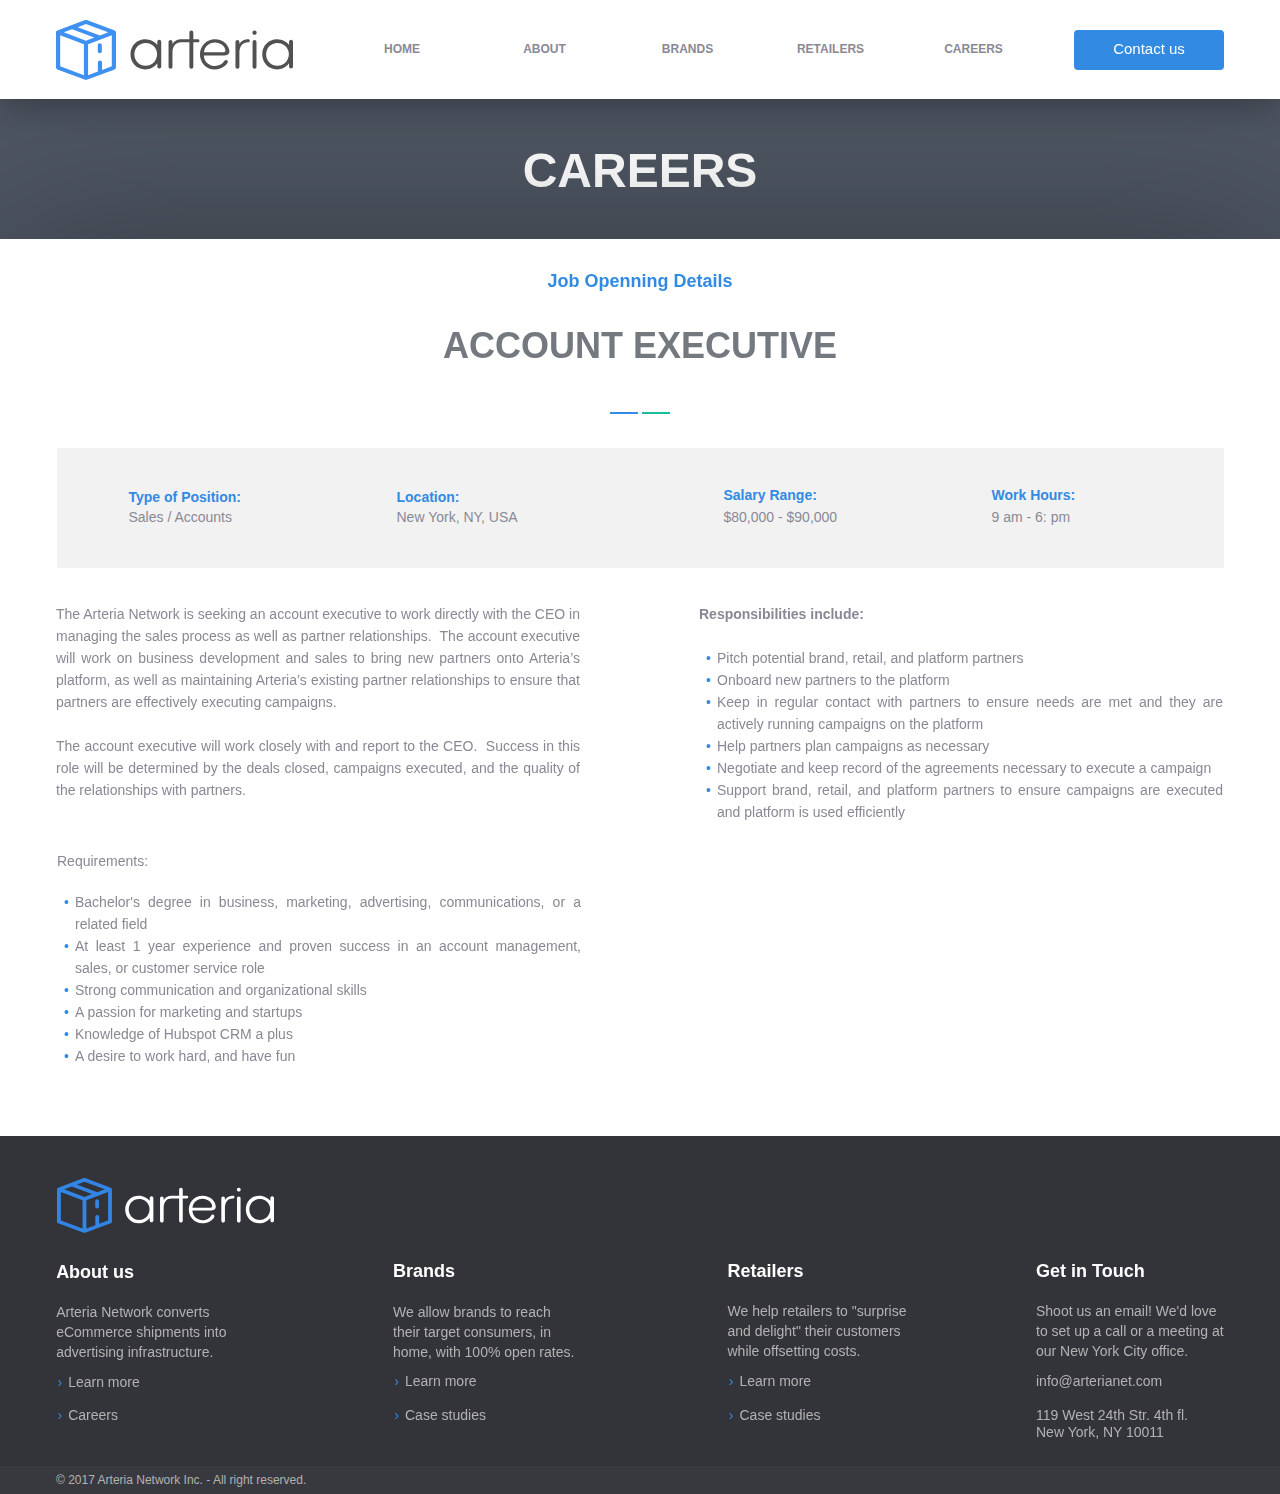
<file: account-executive.html>
<!DOCTYPE html>
<html class="nojs html css_verticalspacer" lang="en-US">
 <head>

  <meta http-equiv="Content-type" content="text/html;charset=UTF-8"/>
  <meta name="generator" content="2017.0.4.363"/>
  <meta name="viewport" content="width=device-width, initial-scale=1.0"/>
  
  <script type="text/javascript">
   // Update the 'nojs'/'js' class on the html node
document.documentElement.className = document.documentElement.className.replace(/\bnojs\b/g, 'js');

// Check that all required assets are uploaded and up-to-date
if(typeof Muse == "undefined") window.Muse = {}; window.Muse.assets = {"required":["museutils.js", "museconfig.js", "webpro.js", "jquery.musemenu.js", "jquery.watch.js", "musewpdisclosure.js", "jquery.museresponsive.js", "require.js", "account-executive.css"], "outOfDate":[]};
</script>
  
  <title>Arteria Network : Account Executive</title>
  <!-- CSS -->
  <link rel="stylesheet" type="text/css" href="css/site_global.css?crc=3911349242"/>
  <link rel="stylesheet" type="text/css" href="css/master_arteria-navigation.css?crc=4169168305"/>
  <link rel="stylesheet" type="text/css" href="css/account-executive.css?crc=3893044882" id="pagesheet"/>
  <!-- IE-only CSS -->
  <!--[if lt IE 9]>
  <link rel="stylesheet" type="text/css" href="css/iefonts_account-executive.css?crc=32709209"/>
  <link rel="stylesheet" type="text/css" href="css/nomq_preview_master_arteria-navigation.css?crc=435237628"/>
  <link rel="stylesheet" type="text/css" href="css/nomq_account-executive.css?crc=4219529313" id="nomq_pagesheet"/>
  <![endif]-->
  <!-- Other scripts -->
  <script type="text/javascript">
   var __adobewebfontsappname__ = "muse";
</script>
  <!-- JS includes -->
  <script src="https://webfonts.creativecloud.com/raleway:n8,n4,n7,n6:default.js" type="text/javascript"></script>
  <!--[if lt IE 9]>
  <script src="scripts/html5shiv.js?crc=4241844378" type="text/javascript"></script>
  <![endif]-->
    <!--custom head HTML-->
  <link rel="apple-touch-icon" sizes="57x57" href="/assets/apple-icon-57x57.png">
<link rel="apple-touch-icon" sizes="60x60" href="/assets/apple-icon-60x60.png">
<link rel="apple-touch-icon" sizes="72x72" href="/assets/apple-icon-72x72.png">
<link rel="apple-touch-icon" sizes="76x76" href="/assets/apple-icon-76x76.png">
<link rel="apple-touch-icon" sizes="114x114" href="/assets/apple-icon-114x114.png">
<link rel="apple-touch-icon" sizes="120x120" href="/assets/apple-icon-120x120.png">
<link rel="apple-touch-icon" sizes="144x144" href="/assets/apple-icon-144x144.png">
<link rel="apple-touch-icon" sizes="152x152" href="/assets/apple-icon-152x152.png">
<link rel="apple-touch-icon" sizes="180x180" href="/assets/apple-icon-180x180.png">
<link rel="icon" type="image/png" sizes="192x192"  href="/assets/android-icon-192x192.png">
<link rel="icon" type="image/png" sizes="32x32" href="/assets/favicon-32x32.png">
<link rel="icon" type="image/png" sizes="96x96" href="/assets/favicon-96x96.png">
<link rel="icon" type="image/png" sizes="16x16" href="/assets/favicon-16x16.png">
<link rel="manifest" href="/assets/manifest.json">
<meta name="msapplication-TileColor" content="#ffffff">
<meta name="msapplication-TileImage" content="/assets/ms-icon-144x144.png">
<meta name="theme-color" content="#ffffff">

<!-- <script src="https://use.fontawesome.com/3cbf20b333.js"></script> -->

<script>
  (function(i,s,o,g,r,a,m){i['GoogleAnalyticsObject']=r;i[r]=i[r]||function(){
  (i[r].q=i[r].q||[]).push(arguments)},i[r].l=1*new Date();a=s.createElement(o),
  m=s.getElementsByTagName(o)[0];a.async=1;a.src=g;m.parentNode.insertBefore(a,m)
  })(window,document,'script','https://www.google-analytics.com/analytics.js','ga');

  ga('create', 'UA-104335722-1', 'auto');
  ga('send', 'pageview');

</script>
 </head>
 <body>

  <div class="breakpoint active" id="bp_infinity" data-min-width="1201"><!-- responsive breakpoint node -->
   <div class="clearfix borderbox" id="page"><!-- column -->
    <div class="position_content" id="page_position_content">
     <div class="clearfix colelem" id="pu325548"><!-- group -->
      <div class="browser_width shared_content" id="u325548-bw" data-content-guid="u325548-bw_content">
       <div class="rgba-background" id="u325548"><!-- simple frame --></div>
      </div>
      <div class="browser_width shared_content" id="u325547-4-bw" data-content-guid="u325547-4-bw_content">
       <div class="clearfix" id="u325547-4"><!-- content -->
        <p id="u325547-2"><span class="h1-48" id="u325547">Careers</span></p>
       </div>
      </div>
      <div class="browser_width shared_content" id="u218-bw" data-content-guid="u218-bw_content">
       <div id="u218"><!-- simple frame --></div>
      </div>
      <a class="nonblock nontext transition clearfix" id="u40380-4" href="contact-us.html"><!-- content --><p>Contact us</p></a>
      <nav class="MenuBar clearfix" id="menuu109919"><!-- horizontal box -->
       <div class="MenuItemContainer clearfix grpelem" id="u109920"><!-- vertical box -->
        <a class="nonblock nontext MenuItem MenuItemWithSubMenu transition clearfix colelem" id="u109923" href="index.html"><!-- horizontal box --><div class="MenuItemLabel NoWrap clearfix grpelem" id="u109926-4"><!-- content --><p>home</p></div></a>
       </div>
       <div class="MenuItemContainer clearfix grpelem" id="u110298"><!-- vertical box -->
        <a class="nonblock nontext MenuItem MenuItemWithSubMenu transition clearfix colelem" id="u110301" href="about-us.html"><!-- horizontal box --><div class="MenuItemLabel NoWrap clearfix grpelem" id="u110302-4"><!-- content --><p>about</p></div></a>
       </div>
       <div class="MenuItemContainer clearfix grpelem" id="u110232"><!-- vertical box -->
        <a class="nonblock nontext MenuItem MenuItemWithSubMenu transition clearfix colelem" id="u110235" href="brands.html"><!-- horizontal box --><div class="MenuItemLabel NoWrap clearfix grpelem" id="u110236-4"><!-- content --><p>Brands</p></div></a>
       </div>
       <div class="MenuItemContainer clearfix grpelem" id="u110487"><!-- vertical box -->
        <a class="nonblock nontext MenuItem MenuItemWithSubMenu transition clearfix colelem" id="u110488" href="retailers.html"><!-- horizontal box --><div class="MenuItemLabel NoWrap clearfix grpelem" id="u110489-4"><!-- content --><p>Retailers</p></div></a>
       </div>
       <div class="MenuItemContainer clearfix grpelem" id="u175518"><!-- vertical box -->
        <a class="nonblock nontext MenuItem MenuItemWithSubMenu transition clearfix colelem" id="u175519" href="careers.html"><!-- horizontal box --><div class="MenuItemLabel NoWrap clearfix grpelem" id="u175521-4"><!-- content --><p>careers</p></div></a>
       </div>
      </nav>
      <a class="nonblock nontext clip_frame" id="u315765" href="index.html"><!-- svg --><img class="svg temp_no_img_src" id="u315761" data-orig-src="images/arteria-logo-dark.svg?crc=178099619" width="237" height="60" alt="" data-mu-svgfallback="images/arteria-logo-dark_poster_.png?crc=4025672716" src="images/blank.gif?crc=4208392903"/></a>
     </div>
     <div class="clearfix colelem shared_content" id="pu325528" data-content-guid="pu325528_content"><!-- group -->
      <div class="browser_width grpelem" id="u325528-bw">
       <div class="shadow" id="u325528"><!-- column -->
        <div class="clearfix" id="u325528_align_to_page">
         <div class="clearfix colelem shared_content" id="u325398" data-content-guid="u325398_content"><!-- group -->
          <div class="grpelem" id="u325399"><!-- simple frame --></div>
          <div class="grpelem" id="u325400"><!-- simple frame --></div>
         </div>
         <div class="clearfix colelem" id="u325532"><!-- group -->
          <div class="clearfix grpelem shared_content" id="u325525-6" data-content-guid="u325525-6_content"><!-- content -->
           <p id="u325525-2">Type of Position:</p>
           <p id="u325525-4">Sales / Accounts</p>
          </div>
          <div class="clearfix grpelem shared_content" id="u325527-6" data-content-guid="u325527-6_content"><!-- content -->
           <p id="u325527-2">Location:</p>
           <p id="u325527-4">New York, NY, USA</p>
          </div>
          <div class="clearfix grpelem shared_content" id="u325533-6" data-content-guid="u325533-6_content"><!-- content -->
           <p id="u325533-2"><span class="text-14" id="u325533">Salary Range:</span></p>
           <p id="u325533-4"><span class="text-14">$80,000 - $90,000</span></p>
          </div>
          <div class="clearfix grpelem shared_content" id="u325531-6" data-content-guid="u325531-6_content"><!-- content -->
           <p id="u325531-2"><span class="text-14" id="u325531">Work Hours:</span></p>
           <p id="u325531-4"><span class="text-14">9 am - 6: pm</span></p>
          </div>
         </div>
         <div class="clearfix colelem" id="pu325530-8"><!-- group -->
          <div class="clearfix grpelem shared_content" id="u325530-8" data-content-guid="u325530-8_content"><!-- content -->
           <p id="u325530-2"><span class="text-14">The Arteria Network is seeking an account executive to work directly with the CEO in managing the sales process as well as partner relationships.&nbsp; The account executive will work on business development and sales to bring new partners onto Arteria’s platform, as well as maintaining Arteria’s existing partner relationships to ensure that partners are effectively executing campaigns.</span></p>
           <p id="u325530-3">&nbsp;</p>
           <p id="u325530-5">The account executive will work closely with and report to the CEO.&nbsp; Success in this role will be determined by the deals closed, campaigns executed, and the quality of the relationships with partners.</p>
           <p id="u325530-6">&nbsp;</p>
          </div>
          <div class="clearfix grpelem shared_content" id="u325526-22" data-content-guid="u325526-22_content"><!-- content -->
           <p id="u325526-2"><span class="text-14" id="u325526">Responsibilities include:</span></p>
           <p id="u325526-3">&nbsp;</p>
           <ul class="list0 nls-None" id="u325526-6">
            <li id="u325526-5">Pitch potential brand, retail, and platform partners</li>
           </ul>
           <ul class="list0 nls-None" id="u325526-9">
            <li id="u325526-8">Onboard new partners to the platform</li>
           </ul>
           <ul class="list0 nls-None" id="u325526-14">
            <li id="u325526-11">Keep in regular contact with partners to ensure needs are met and they are actively running campaigns on the platform</li>
            <li id="u325526-13">Help partners plan campaigns as necessary</li>
           </ul>
           <ul class="list0 nls-None" id="u325526-17">
            <li id="u325526-16">Negotiate and keep record of the agreements necessary to execute a campaign</li>
           </ul>
           <ul class="list0 nls-None" id="u325526-20">
            <li id="u325526-19">Support brand, retail, and platform partners to ensure campaigns are executed and platform is used efficiently</li>
           </ul>
          </div>
         </div>
         <div class="clearfix colelem shared_content" id="u325529-24" data-content-guid="u325529-24_content"><!-- content -->
          <p id="u325529-4">Requirements:<br/><br/></p>
          <ul class="list0 nls-None" id="u325529-7">
           <li id="u325529-6"><span class="text-14">Bachelor's degree in business, marketing, advertising, communications, or a related field</span></li>
          </ul>
          <ul class="list0 nls-None" id="u325529-10">
           <li id="u325529-9">At least 1 year experience and proven success in an account management, sales, or customer service role</li>
          </ul>
          <ul class="list0 nls-None" id="u325529-13">
           <li id="u325529-12">Strong communication and organizational skills</li>
          </ul>
          <ul class="list0 nls-None" id="u325529-16">
           <li id="u325529-15">A passion for marketing and startups</li>
          </ul>
          <ul class="list0 nls-None" id="u325529-19">
           <li id="u325529-18">Knowledge of Hubspot CRM a plus</li>
          </ul>
          <ul class="list0 nls-None" id="u325529-22">
           <li id="u325529-21">A desire to work hard, and have fun</li>
          </ul>
         </div>
        </div>
       </div>
      </div>
      <div class="browser_width grpelem shared_content" id="u325401-4-bw" data-content-guid="u325401-4-bw_content">
       <div class="clearfix" id="u325401-4"><!-- content -->
        <p id="u325401-2">Job Openning Details</p>
       </div>
      </div>
      <div class="browser_width grpelem shared_content" id="u325397-4-bw" data-content-guid="u325397-4-bw_content">
       <div class="clearfix" id="u325397-4"><!-- content -->
        <p id="u325397-2"><span class="h2" id="u325397">Account Executive</span></p>
       </div>
      </div>
     </div>
     <div class="verticalspacer" data-offset-top="1137" data-content-above-spacer="1136" data-content-below-spacer="358"></div>
     <div class="browser_width colelem shared_content" id="u80544-bw" data-content-guid="u80544-bw_content">
      <div id="u80544"><!-- group -->
       <div class="clearfix" id="u80544_align_to_page">
        <div class="clearfix grpelem" id="pu315733"><!-- column -->
         <a class="nonblock nontext clip_frame colelem shared_content" id="u315733" href="index.html" data-content-guid="u315733_content"><!-- svg --><img class="svg temp_no_img_src" id="u315729" data-orig-src="images/arteria-logo-white.svg?crc=3970811726" width="217" height="55" alt="" data-mu-svgfallback="images/arteria-logo-white_poster_.png?crc=439593084" src="images/blank.gif?crc=4208392903"/></a>
         <div class="clearfix colelem shared_content" id="u322368" data-content-guid="u322368_content"><!-- column -->
          <div class="clearfix colelem" id="u80606-4"><!-- content -->
           <p>About us</p>
          </div>
          <div class="clearfix colelem" id="u315262-4"><!-- content -->
           <p>Arteria Network converts eCommerce shipments into advertising infrastructure.</p>
          </div>
          <div class="Footer-Link clearfix colelem" id="u315307-6"><!-- content -->
           <ul class="list0 nls-None" id="u315307-4">
            <li id="u315307-3"><a class="nonblock" href="about-us.html"><span id="u315307">Learn more</span></a></li>
           </ul>
          </div>
          <div class="Footer-Link clearfix colelem" id="u315308-6"><!-- content -->
           <ul class="list0 nls-None" id="u315308-4">
            <li><a class="nonblock" href="careers.html"><span id="u315308">Careers</span></a></li>
           </ul>
          </div>
         </div>
        </div>
        <div class="clearfix grpelem shared_content" id="u322374" data-content-guid="u322374_content"><!-- column -->
         <div class="clearfix colelem" id="u80779-4"><!-- content -->
          <p>Brands</p>
         </div>
         <div class="clearfix colelem" id="u315241-4"><!-- content -->
          <p>We allow brands to reach their target consumers, in home, with 100% open rates.</p>
         </div>
         <div class="Footer-Link clearfix colelem" id="u315242-6"><!-- content -->
          <ul class="list0 nls-None" id="u315242-4">
           <li><a class="nonblock" href="brands.html">Learn more</a></li>
          </ul>
         </div>
         <div class="Footer-Link clearfix colelem" id="u315274-6"><!-- content -->
          <ul class="list0 nls-None" id="u315274-4">
           <li><a class="nonblock" href="brand-case-study.html">Case studies</a></li>
          </ul>
         </div>
        </div>
        <div class="clearfix grpelem shared_content" id="u322380" data-content-guid="u322380_content"><!-- column -->
         <div class="clearfix colelem" id="u100113-4"><!-- content -->
          <p>Retailers</p>
         </div>
         <div class="clearfix colelem" id="u315220-4"><!-- content -->
          <p>We help retailers to &quot;surprise and delight&quot; their customers while offsetting costs.</p>
         </div>
         <div class="Footer-Link clearfix colelem" id="u315286-6"><!-- content -->
          <ul class="list0 nls-None" id="u315286-4">
           <li><a class="nonblock" href="retailers.html">Learn more</a></li>
          </ul>
         </div>
         <div class="Footer-Link clearfix colelem" id="u315287-6"><!-- content -->
          <ul class="list0 nls-None" id="u315287-4">
           <li><a class="nonblock" href="retailer-case-study.html">Case studies</a></li>
          </ul>
         </div>
        </div>
        <div class="clearfix grpelem shared_content" id="u322386" data-content-guid="u322386_content"><!-- column -->
         <div class="clearfix colelem" id="u81486-4"><!-- content -->
          <p>Get in Touch</p>
         </div>
         <div class="clearfix colelem" id="u315868-4"><!-- content -->
          <p>Shoot us an email! We'd love to set up a call or a meeting at our New York City office.</p>
         </div>
         <div class="Footer-Link clearfix colelem" id="u81487-5"><!-- content -->
          <p><a class="nonblock" href="mailto:info@arterianet.com"><span id="u81487">info@arterianet.com</span></a></p>
         </div>
         <div class="Footer-Link clearfix colelem" id="u81489-8"><!-- content -->
          <p><a class="nonblock" href="https://www.google.com/maps?q=119+West+24th+Str.,+New+York,+NY+10011" target="_blank"><span id="u81489-4">119 West 24th Str. 4th fl.<br/>New York, NY 10011</span></a></p>
         </div>
        </div>
       </div>
      </div>
     </div>
     <div class="browser_width colelem shared_content" id="u81580-bw" data-content-guid="u81580-bw_content">
      <div id="u81580"><!-- group -->
       <div class="clearfix" id="u81580_align_to_page">
        <div class="Footer-Link clearfix grpelem" id="u80640-4"><!-- content -->
         <p id="u80640-2"><span id="u80640">© 2017 Arteria Network Inc. - All right reserved.</span></p>
        </div>
       </div>
      </div>
     </div>
    </div>
   </div>
  </div>
  <div class="breakpoint" id="bp_1200" data-min-width="901" data-max-width="1200"><!-- responsive breakpoint node -->
   <div class="clearfix borderbox temp_no_id" data-orig-id="page"><!-- column -->
    <div class="position_content temp_no_id" data-orig-id="page_position_content">
     <div class="clearfix colelem temp_no_id" data-orig-id="pu325548"><!-- group -->
      <span class="browser_width placeholder" data-placeholder-for="u325548-bw_content"><!-- placeholder node --></span>
      <span class="browser_width placeholder" data-placeholder-for="u325547-4-bw_content"><!-- placeholder node --></span>
      <span class="browser_width placeholder" data-placeholder-for="u218-bw_content"><!-- placeholder node --></span>
      <div class="browser_width" id="accordionu46521-bw">
       <ul class="AccordionWidget clearfix" id="accordionu46521"><!-- vertical box -->
        <li class="AccordionPanel clearfix colelem100" id="u46522"><!-- vertical box --><div class="AccordionPanelTab transition clearfix colelem100" id="u46568-3"><!-- content --><p id="u46568" class="shared_content" data-content-guid="u46568_content">&nbsp;</p></div><div class="AccordionPanelContent disn clearfix colelem100" id="u46523"><!-- column --><nav class="MenuBar clearfix colelem" id="menuu46525"><!-- vertical box --><div class="MenuItemContainer borderbox clearfix colelem" id="u46547"><!-- horizontal box --><a class="nonblock nontext MenuItem MenuItemWithSubMenu borderbox transition clearfix grpelem" id="u46550" href="index.html"><!-- horizontal box --><div class="MenuItemLabel borderbox clearfix grpelem" id="u46552-4"><!-- content --><p id="u46552-2" class="shared_content" data-content-guid="u46552-2_content"><span id="u46552">Home</span></p></div></a></div><div class="MenuItemContainer borderbox clearfix colelem" id="u46533"><!-- horizontal box --><a class="nonblock nontext MenuItem MenuItemWithSubMenu borderbox transition clearfix grpelem" id="u46536" href="about-us.html"><!-- horizontal box --><div class="MenuItemLabel borderbox clearfix grpelem" id="u46538-4"><!-- content --><p id="u46538-2" class="shared_content" data-content-guid="u46538-2_content"><span id="u46538">About us</span></p></div></a></div><div class="MenuItemContainer borderbox clearfix colelem" id="u46554"><!-- horizontal box --><a class="nonblock nontext MenuItem MenuItemWithSubMenu borderbox transition clearfix grpelem" id="u46557" href="brands.html"><!-- horizontal box --><div class="MenuItemLabel borderbox clearfix grpelem" id="u46560-4"><!-- content --><p id="u46560-2" class="shared_content" data-content-guid="u46560-2_content"><span id="u46560">Brands</span></p></div></a></div><div class="MenuItemContainer borderbox clearfix colelem" id="u46540"><!-- horizontal box --><a class="nonblock nontext MenuItem MenuItemWithSubMenu borderbox transition clearfix grpelem" id="u46541" href="retailers.html"><!-- horizontal box --><div class="MenuItemLabel borderbox clearfix grpelem" id="u46542-4"><!-- content --><p id="u46542-2" class="shared_content" data-content-guid="u46542-2_content"><span id="u46542">Retailers</span></p></div></a></div><div class="MenuItemContainer borderbox clearfix colelem" id="u46526"><!-- horizontal box --><a class="nonblock nontext MenuItem MenuItemWithSubMenu borderbox transition clearfix grpelem" id="u46529" href="careers.html"><!-- horizontal box --><div class="MenuItemLabel borderbox clearfix grpelem" id="u46532-4"><!-- content --><p id="u46532-2" class="shared_content" data-content-guid="u46532-2_content"><span id="u46532">CAREERS</span></p></div></a></div></nav><a class="nonblock nontext transition clearfix colelem shared_content" id="u46524-4" href="contact-us.html" data-content-guid="u46524-4_content"><!-- content --><p>Contact us</p></a></div></li>
       </ul>
      </div>
      <a class="nonblock nontext clip_frame temp_no_id shared_content" href="index.html" data-orig-id="u315765" data-content-guid="u315765_content"><!-- svg --><img class="svg temp_no_id temp_no_img_src" data-orig-src="images/arteria-logo-dark.svg?crc=178099619" width="192" height="49" alt="" data-mu-svgfallback="images/arteria-logo-dark_poster_.png?crc=4025672716" data-orig-id="u315761" src="images/blank.gif?crc=4208392903"/></a>
     </div>
     <span class="clearfix colelem placeholder" data-placeholder-for="pu325528_content"><!-- placeholder node --></span>
     <div class="verticalspacer" data-offset-top="1180" data-content-above-spacer="1179" data-content-below-spacer="358"></div>
     <span class="browser_width colelem placeholder" data-placeholder-for="u80544-bw_content"><!-- placeholder node --></span>
     <span class="browser_width colelem placeholder" data-placeholder-for="u81580-bw_content"><!-- placeholder node --></span>
    </div>
   </div>
  </div>
  <div class="breakpoint" id="bp_900" data-min-width="581" data-max-width="900"><!-- responsive breakpoint node -->
   <div class="clearfix borderbox temp_no_id" data-orig-id="page"><!-- column -->
    <div class="position_content temp_no_id" data-orig-id="page_position_content">
     <div class="clearfix colelem temp_no_id" data-orig-id="pu325548"><!-- group -->
      <span class="browser_width placeholder" data-placeholder-for="u325548-bw_content"><!-- placeholder node --></span>
      <span class="browser_width placeholder" data-placeholder-for="u325547-4-bw_content"><!-- placeholder node --></span>
      <span class="browser_width placeholder" data-placeholder-for="u218-bw_content"><!-- placeholder node --></span>
      <div class="browser_width temp_no_id" data-orig-id="accordionu46521-bw">
       <ul class="AccordionWidget clearfix temp_no_id" data-orig-id="accordionu46521"><!-- vertical box -->
        <li class="AccordionPanel clearfix colelem100 temp_no_id" data-orig-id="u46522"><!-- vertical box --><div class="AccordionPanelTab transition clearfix colelem100 temp_no_id" data-orig-id="u46568-3"><!-- content --><span class="placeholder" data-placeholder-for="u46568_content"><!-- placeholder node --></span></div><div class="AccordionPanelContent disn clearfix colelem100 temp_no_id" data-orig-id="u46523"><!-- column --><nav class="MenuBar clearfix colelem temp_no_id" data-orig-id="menuu46525"><!-- vertical box --><div class="MenuItemContainer borderbox clearfix colelem temp_no_id" data-orig-id="u46547"><!-- horizontal box --><a class="nonblock nontext MenuItem MenuItemWithSubMenu borderbox transition clearfix grpelem temp_no_id" href="index.html" data-orig-id="u46550"><!-- horizontal box --><div class="MenuItemLabel borderbox clearfix grpelem temp_no_id" data-orig-id="u46552-4"><!-- content --><span class="placeholder" data-placeholder-for="u46552-2_content"><!-- placeholder node --></span></div></a></div><div class="MenuItemContainer borderbox clearfix colelem temp_no_id" data-orig-id="u46533"><!-- horizontal box --><a class="nonblock nontext MenuItem MenuItemWithSubMenu borderbox transition clearfix grpelem temp_no_id" href="about-us.html" data-orig-id="u46536"><!-- horizontal box --><div class="MenuItemLabel borderbox clearfix grpelem temp_no_id" data-orig-id="u46538-4"><!-- content --><span class="placeholder" data-placeholder-for="u46538-2_content"><!-- placeholder node --></span></div></a></div><div class="MenuItemContainer borderbox clearfix colelem temp_no_id" data-orig-id="u46554"><!-- horizontal box --><a class="nonblock nontext MenuItem MenuItemWithSubMenu borderbox transition clearfix grpelem temp_no_id" href="brands.html" data-orig-id="u46557"><!-- horizontal box --><div class="MenuItemLabel borderbox clearfix grpelem temp_no_id" data-orig-id="u46560-4"><!-- content --><span class="placeholder" data-placeholder-for="u46560-2_content"><!-- placeholder node --></span></div></a></div><div class="MenuItemContainer borderbox clearfix colelem temp_no_id" data-orig-id="u46540"><!-- horizontal box --><a class="nonblock nontext MenuItem MenuItemWithSubMenu borderbox transition clearfix grpelem temp_no_id" href="retailers.html" data-orig-id="u46541"><!-- horizontal box --><div class="MenuItemLabel borderbox clearfix grpelem temp_no_id" data-orig-id="u46542-4"><!-- content --><span class="placeholder" data-placeholder-for="u46542-2_content"><!-- placeholder node --></span></div></a></div><div class="MenuItemContainer borderbox clearfix colelem temp_no_id" data-orig-id="u46526"><!-- horizontal box --><a class="nonblock nontext MenuItem MenuItemWithSubMenu borderbox transition clearfix grpelem temp_no_id" href="careers.html" data-orig-id="u46529"><!-- horizontal box --><div class="MenuItemLabel borderbox clearfix grpelem temp_no_id" data-orig-id="u46532-4"><!-- content --><span class="placeholder" data-placeholder-for="u46532-2_content"><!-- placeholder node --></span></div></a></div></nav><span class="nonblock nontext transition clearfix colelem placeholder" data-placeholder-for="u46524-4_content"><!-- placeholder node --></span></div></li>
       </ul>
      </div>
      <span class="nonblock nontext clip_frame placeholder" data-placeholder-for="u315765_content"><!-- placeholder node --></span>
     </div>
     <div class="clearfix colelem temp_no_id" data-orig-id="pu325528"><!-- group -->
      <div class="browser_width grpelem temp_no_id" data-orig-id="u325528-bw">
       <div class="shadow temp_no_id" data-orig-id="u325528"><!-- column -->
        <div class="clearfix temp_no_id" data-orig-id="u325528_align_to_page">
         <span class="clearfix colelem placeholder" data-placeholder-for="u325398_content"><!-- placeholder node --></span>
         <div class="clearfix colelem temp_no_id" data-orig-id="u325532"><!-- group -->
          <div class="clearfix grpelem" id="pu325525-6"><!-- column -->
           <span class="clearfix colelem placeholder" data-placeholder-for="u325525-6_content"><!-- placeholder node --></span>
           <span class="clearfix colelem placeholder" data-placeholder-for="u325533-6_content"><!-- placeholder node --></span>
          </div>
          <div class="clearfix grpelem" id="pu325527-6"><!-- column -->
           <span class="clearfix colelem placeholder" data-placeholder-for="u325527-6_content"><!-- placeholder node --></span>
           <span class="clearfix colelem placeholder" data-placeholder-for="u325531-6_content"><!-- placeholder node --></span>
          </div>
         </div>
         <span class="clearfix colelem placeholder" data-placeholder-for="u325530-8_content"><!-- placeholder node --></span>
         <span class="clearfix colelem placeholder" data-placeholder-for="u325526-22_content"><!-- placeholder node --></span>
         <span class="clearfix colelem placeholder" data-placeholder-for="u325529-24_content"><!-- placeholder node --></span>
        </div>
       </div>
      </div>
      <span class="browser_width grpelem placeholder" data-placeholder-for="u325401-4-bw_content"><!-- placeholder node --></span>
      <span class="browser_width grpelem placeholder" data-placeholder-for="u325397-4-bw_content"><!-- placeholder node --></span>
     </div>
     <div class="verticalspacer" data-offset-top="1480" data-content-above-spacer="1479" data-content-below-spacer="558"></div>
     <div class="browser_width colelem temp_no_id" data-orig-id="u80544-bw">
      <div class="temp_no_id" data-orig-id="u80544"><!-- column -->
       <div class="clearfix temp_no_id" data-orig-id="u80544_align_to_page">
        <span class="nonblock nontext clip_frame colelem placeholder" data-placeholder-for="u315733_content"><!-- placeholder node --></span>
        <div class="clearfix colelem" id="pu322374"><!-- group -->
         <span class="clearfix grpelem placeholder" data-placeholder-for="u322374_content"><!-- placeholder node --></span>
         <span class="clearfix grpelem placeholder" data-placeholder-for="u322380_content"><!-- placeholder node --></span>
        </div>
        <div class="clearfix colelem" id="pu322368"><!-- group -->
         <span class="clearfix grpelem placeholder" data-placeholder-for="u322368_content"><!-- placeholder node --></span>
         <span class="clearfix grpelem placeholder" data-placeholder-for="u322386_content"><!-- placeholder node --></span>
        </div>
       </div>
      </div>
     </div>
     <span class="browser_width colelem placeholder" data-placeholder-for="u81580-bw_content"><!-- placeholder node --></span>
    </div>
   </div>
  </div>
  <div class="breakpoint" id="bp_580" data-max-width="580"><!-- responsive breakpoint node -->
   <div class="clearfix borderbox temp_no_id" data-orig-id="page"><!-- column -->
    <div class="position_content temp_no_id" data-orig-id="page_position_content">
     <div class="clearfix colelem temp_no_id" data-orig-id="pu325548"><!-- group -->
      <span class="browser_width placeholder" data-placeholder-for="u325548-bw_content"><!-- placeholder node --></span>
      <span class="browser_width placeholder" data-placeholder-for="u325547-4-bw_content"><!-- placeholder node --></span>
      <span class="browser_width placeholder" data-placeholder-for="u218-bw_content"><!-- placeholder node --></span>
      <div class="browser_width temp_no_id" data-orig-id="accordionu46521-bw">
       <ul class="AccordionWidget clearfix temp_no_id" data-orig-id="accordionu46521"><!-- vertical box -->
        <li class="AccordionPanel clearfix colelem100 temp_no_id" data-orig-id="u46522"><!-- vertical box --><div class="AccordionPanelTab transition clearfix colelem100 temp_no_id" data-orig-id="u46568-3"><!-- content --><span class="placeholder" data-placeholder-for="u46568_content"><!-- placeholder node --></span></div><div class="AccordionPanelContent disn clearfix colelem100 temp_no_id" data-orig-id="u46523"><!-- column --><nav class="MenuBar clearfix colelem temp_no_id" data-orig-id="menuu46525"><!-- vertical box --><div class="MenuItemContainer borderbox clearfix colelem temp_no_id" data-orig-id="u46547"><!-- horizontal box --><a class="nonblock nontext MenuItem MenuItemWithSubMenu borderbox transition clearfix grpelem temp_no_id" href="index.html" data-orig-id="u46550"><!-- horizontal box --><div class="MenuItemLabel borderbox clearfix grpelem temp_no_id" data-orig-id="u46552-4"><!-- content --><span class="placeholder" data-placeholder-for="u46552-2_content"><!-- placeholder node --></span></div></a></div><div class="MenuItemContainer borderbox clearfix colelem temp_no_id" data-orig-id="u46533"><!-- horizontal box --><a class="nonblock nontext MenuItem MenuItemWithSubMenu borderbox transition clearfix grpelem temp_no_id" href="about-us.html" data-orig-id="u46536"><!-- horizontal box --><div class="MenuItemLabel borderbox clearfix grpelem temp_no_id" data-orig-id="u46538-4"><!-- content --><span class="placeholder" data-placeholder-for="u46538-2_content"><!-- placeholder node --></span></div></a></div><div class="MenuItemContainer borderbox clearfix colelem temp_no_id" data-orig-id="u46554"><!-- horizontal box --><a class="nonblock nontext MenuItem MenuItemWithSubMenu borderbox transition clearfix grpelem temp_no_id" href="brands.html" data-orig-id="u46557"><!-- horizontal box --><div class="MenuItemLabel borderbox clearfix grpelem temp_no_id" data-orig-id="u46560-4"><!-- content --><span class="placeholder" data-placeholder-for="u46560-2_content"><!-- placeholder node --></span></div></a></div><div class="MenuItemContainer borderbox clearfix colelem temp_no_id" data-orig-id="u46540"><!-- horizontal box --><a class="nonblock nontext MenuItem MenuItemWithSubMenu borderbox transition clearfix grpelem temp_no_id" href="retailers.html" data-orig-id="u46541"><!-- horizontal box --><div class="MenuItemLabel borderbox clearfix grpelem temp_no_id" data-orig-id="u46542-4"><!-- content --><span class="placeholder" data-placeholder-for="u46542-2_content"><!-- placeholder node --></span></div></a></div><div class="MenuItemContainer borderbox clearfix colelem temp_no_id" data-orig-id="u46526"><!-- horizontal box --><a class="nonblock nontext MenuItem MenuItemWithSubMenu borderbox transition clearfix grpelem temp_no_id" href="careers.html" data-orig-id="u46529"><!-- horizontal box --><div class="MenuItemLabel borderbox clearfix grpelem temp_no_id" data-orig-id="u46532-4"><!-- content --><span class="placeholder" data-placeholder-for="u46532-2_content"><!-- placeholder node --></span></div></a></div></nav><span class="nonblock nontext transition clearfix colelem placeholder" data-placeholder-for="u46524-4_content"><!-- placeholder node --></span></div></li>
       </ul>
      </div>
      <span class="nonblock nontext clip_frame placeholder" data-placeholder-for="u315765_content"><!-- placeholder node --></span>
     </div>
     <div class="clearfix colelem temp_no_id" data-orig-id="pu325528"><!-- group -->
      <div class="browser_width grpelem temp_no_id" data-orig-id="u325528-bw">
       <div class="shadow temp_no_id" data-orig-id="u325528"><!-- column -->
        <div class="clearfix temp_no_id" data-orig-id="u325528_align_to_page">
         <span class="clearfix colelem placeholder" data-placeholder-for="u325398_content"><!-- placeholder node --></span>
         <div class="clearfix colelem temp_no_id" data-orig-id="u325532"><!-- group -->
          <div class="clearfix grpelem temp_no_id" data-orig-id="pu325525-6"><!-- column -->
           <span class="clearfix colelem placeholder" data-placeholder-for="u325525-6_content"><!-- placeholder node --></span>
           <span class="clearfix colelem placeholder" data-placeholder-for="u325533-6_content"><!-- placeholder node --></span>
          </div>
          <div class="clearfix grpelem temp_no_id" data-orig-id="pu325527-6"><!-- column -->
           <span class="clearfix colelem placeholder" data-placeholder-for="u325527-6_content"><!-- placeholder node --></span>
           <span class="clearfix colelem placeholder" data-placeholder-for="u325531-6_content"><!-- placeholder node --></span>
          </div>
         </div>
         <span class="clearfix colelem placeholder" data-placeholder-for="u325530-8_content"><!-- placeholder node --></span>
         <span class="clearfix colelem placeholder" data-placeholder-for="u325526-22_content"><!-- placeholder node --></span>
         <span class="clearfix colelem placeholder" data-placeholder-for="u325529-24_content"><!-- placeholder node --></span>
        </div>
       </div>
      </div>
      <span class="browser_width grpelem placeholder" data-placeholder-for="u325401-4-bw_content"><!-- placeholder node --></span>
      <span class="browser_width grpelem placeholder" data-placeholder-for="u325397-4-bw_content"><!-- placeholder node --></span>
     </div>
     <div class="verticalspacer" data-offset-top="1721" data-content-above-spacer="1720" data-content-below-spacer="966"></div>
     <div class="browser_width colelem temp_no_id" data-orig-id="u80544-bw">
      <div class="temp_no_id" data-orig-id="u80544"><!-- column -->
       <div class="clearfix temp_no_id" data-orig-id="u80544_align_to_page">
        <span class="nonblock nontext clip_frame colelem placeholder" data-placeholder-for="u315733_content"><!-- placeholder node --></span>
        <span class="clearfix colelem placeholder" data-placeholder-for="u322374_content"><!-- placeholder node --></span>
        <span class="clearfix colelem placeholder" data-placeholder-for="u322380_content"><!-- placeholder node --></span>
        <span class="clearfix colelem placeholder" data-placeholder-for="u322368_content"><!-- placeholder node --></span>
        <span class="clearfix colelem placeholder" data-placeholder-for="u322386_content"><!-- placeholder node --></span>
       </div>
      </div>
     </div>
     <span class="browser_width colelem placeholder" data-placeholder-for="u81580-bw_content"><!-- placeholder node --></span>
    </div>
   </div>
  </div>
  <!-- Other scripts -->
  <script type="text/javascript">
   // Decide weather to suppress missing file error or not based on preference setting
var suppressMissingFileError = false
</script>
  <script type="text/javascript">
   window.Muse.assets.check=function(d){if(!window.Muse.assets.checked){window.Muse.assets.checked=!0;var b={},c=function(a,b){if(window.getComputedStyle){var c=window.getComputedStyle(a,null);return c&&c.getPropertyValue(b)||c&&c[b]||""}if(document.documentElement.currentStyle)return(c=a.currentStyle)&&c[b]||a.style&&a.style[b]||"";return""},a=function(a){if(a.match(/^rgb/))return a=a.replace(/\s+/g,"").match(/([\d\,]+)/gi)[0].split(","),(parseInt(a[0])<<16)+(parseInt(a[1])<<8)+parseInt(a[2]);if(a.match(/^\#/))return parseInt(a.substr(1),
16);return 0},g=function(g){for(var f=document.getElementsByTagName("link"),h=0;h<f.length;h++)if("text/css"==f[h].type){var i=(f[h].href||"").match(/\/?css\/([\w\-]+\.css)\?crc=(\d+)/);if(!i||!i[1]||!i[2])break;b[i[1]]=i[2]}f=document.createElement("div");f.className="version";f.style.cssText="display:none; width:1px; height:1px;";document.getElementsByTagName("body")[0].appendChild(f);for(h=0;h<Muse.assets.required.length;){var i=Muse.assets.required[h],l=i.match(/([\w\-\.]+)\.(\w+)$/),k=l&&l[1]?
l[1]:null,l=l&&l[2]?l[2]:null;switch(l.toLowerCase()){case "css":k=k.replace(/\W/gi,"_").replace(/^([^a-z])/gi,"_$1");f.className+=" "+k;k=a(c(f,"color"));l=a(c(f,"backgroundColor"));k!=0||l!=0?(Muse.assets.required.splice(h,1),"undefined"!=typeof b[i]&&(k!=b[i]>>>24||l!=(b[i]&16777215))&&Muse.assets.outOfDate.push(i)):h++;f.className="version";break;case "js":h++;break;default:throw Error("Unsupported file type: "+l);}}d?d().jquery!="1.8.3"&&Muse.assets.outOfDate.push("jquery-1.8.3.min.js"):Muse.assets.required.push("jquery-1.8.3.min.js");
f.parentNode.removeChild(f);if(Muse.assets.outOfDate.length||Muse.assets.required.length)f="Some files on the server may be missing or incorrect. Clear browser cache and try again. If the problem persists please contact website author.",g&&Muse.assets.outOfDate.length&&(f+="\nOut of date: "+Muse.assets.outOfDate.join(",")),g&&Muse.assets.required.length&&(f+="\nMissing: "+Muse.assets.required.join(",")),suppressMissingFileError?(f+="\nUse SuppressMissingFileError key in AppPrefs.xml to show missing file error pop up.",console.log(f)):alert(f)};location&&location.search&&location.search.match&&location.search.match(/muse_debug/gi)?
setTimeout(function(){g(!0)},5E3):g()}};
var muse_init=function(){require.config({baseUrl:""});require(["jquery","museutils","whatinput","jquery.musemenu","jquery.watch","webpro","musewpdisclosure","jquery.museresponsive"],function(d){var $ = d;$(document).ready(function(){try{
window.Muse.assets.check($);/* body */
Muse.Utils.transformMarkupToFixBrowserProblemsPreInit();/* body */
Muse.Utils.prepHyperlinks(true);/* body */
Muse.Utils.resizeHeight('.browser_width');/* resize height */
Muse.Utils.requestAnimationFrame(function() { $('body').addClass('initialized'); });/* mark body as initialized */
Muse.Utils.fullPage('#page');/* 100% height page */
Muse.Utils.initWidget('.MenuBar', ['#bp_infinity', '#bp_1200', '#bp_900', '#bp_580'], function(elem) { return $(elem).museMenu(); });/* unifiedNavBar */
Muse.Utils.initWidget('#accordionu46521', ['#bp_1200', '#bp_900', '#bp_580'], function(elem) { return new WebPro.Widget.Accordion(elem, {canCloseAll:true,defaultIndex:-1}); });/* #accordionu46521 */
$( '.breakpoint' ).registerBreakpoint();/* Register breakpoints */
Muse.Utils.transformMarkupToFixBrowserProblems();/* body */
}catch(b){if(b&&"function"==typeof b.notify?b.notify():Muse.Assert.fail("Error calling selector function: "+b),false)throw b;}})})};

</script>
  <!-- RequireJS script -->
  <script src="scripts/require.js?crc=3951022091" type="text/javascript" async data-main="scripts/museconfig.js?crc=4177022356" onload="if (requirejs) requirejs.onError = function(requireType, requireModule) { if (requireType && requireType.toString && requireType.toString().indexOf && 0 <= requireType.toString().indexOf('#scripterror')) window.Muse.assets.check(); }" onerror="window.Muse.assets.check();"></script>
   </body>
</html>
</file>
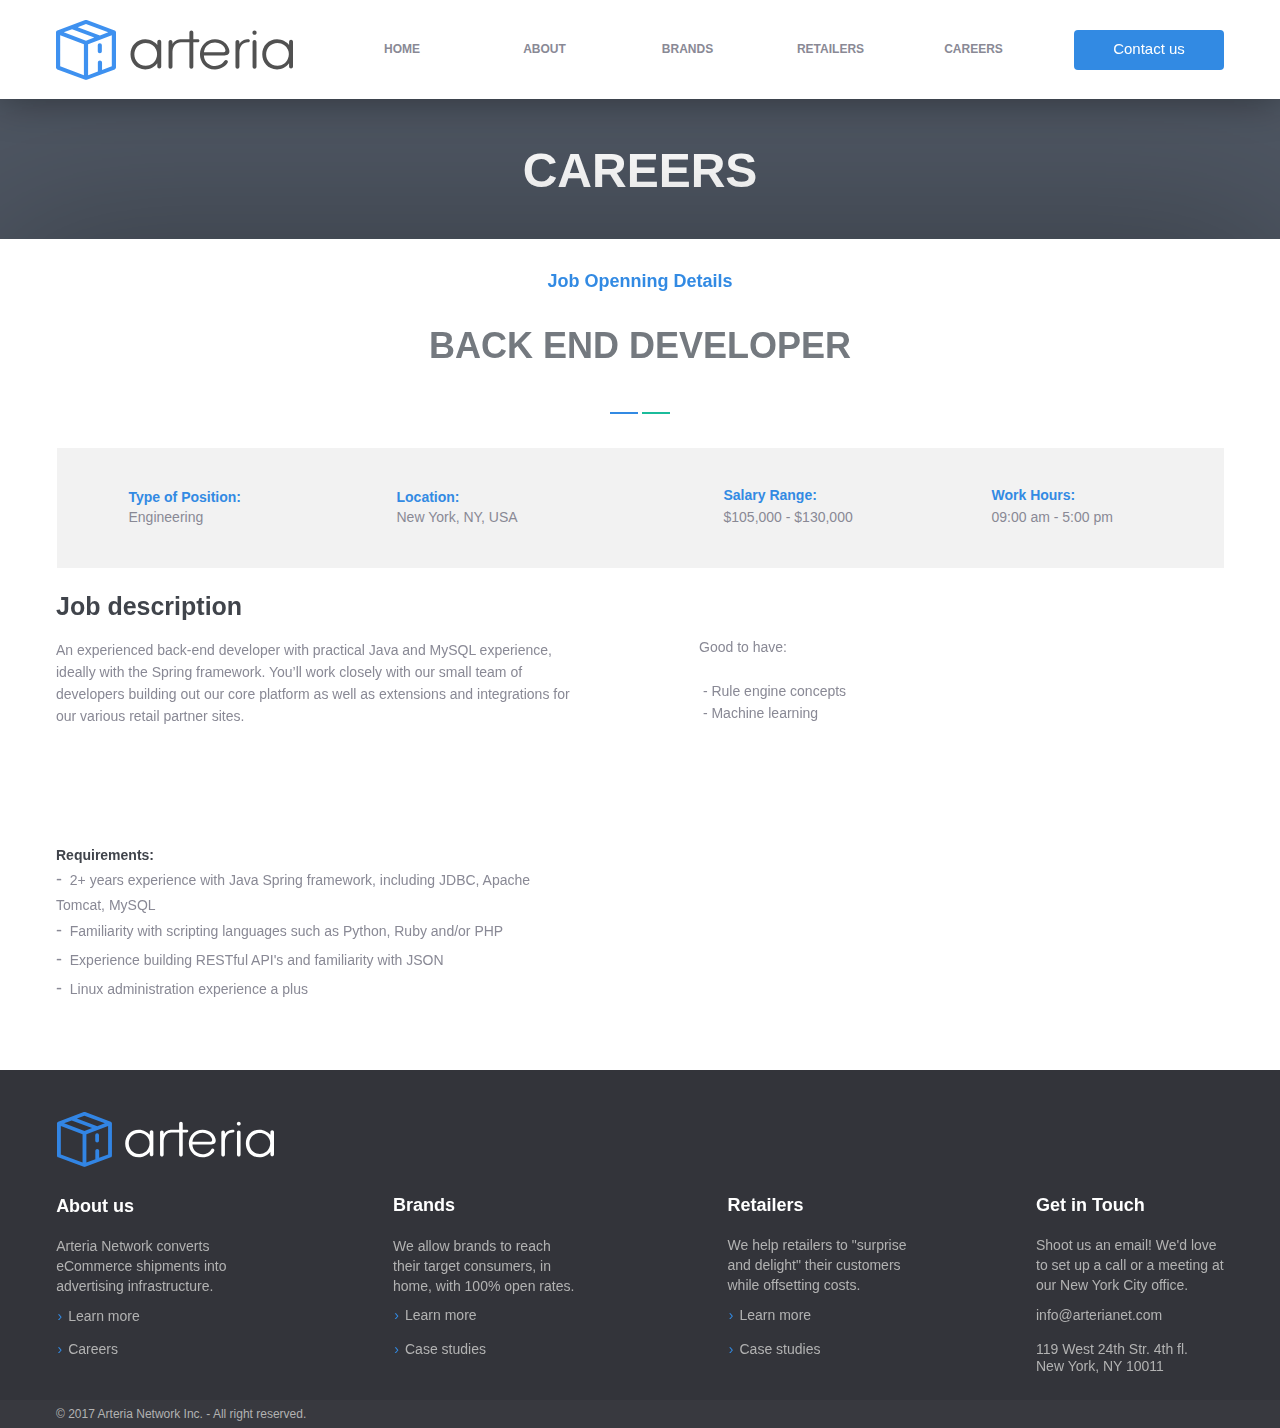
<file: back-end-developer.html>
<!DOCTYPE html>
<html class="nojs html css_verticalspacer" lang="en-US">
 <head>

  <meta http-equiv="Content-type" content="text/html;charset=UTF-8"/>
  <meta name="generator" content="2017.0.4.363"/>
  <meta name="viewport" content="width=device-width, initial-scale=1.0"/>
  
  <script type="text/javascript">
   // Update the 'nojs'/'js' class on the html node
document.documentElement.className = document.documentElement.className.replace(/\bnojs\b/g, 'js');

// Check that all required assets are uploaded and up-to-date
if(typeof Muse == "undefined") window.Muse = {}; window.Muse.assets = {"required":["museutils.js", "museconfig.js", "webpro.js", "jquery.musemenu.js", "jquery.watch.js", "musewpdisclosure.js", "jquery.museresponsive.js", "require.js", "back-end-developer.css"], "outOfDate":[]};
</script>
  
  <title>Arteria Network : Back End Developer</title>
  <!-- CSS -->
  <link rel="stylesheet" type="text/css" href="css/site_global.css?crc=3911349242"/>
  <link rel="stylesheet" type="text/css" href="css/master_arteria-navigation.css?crc=4169168305"/>
  <link rel="stylesheet" type="text/css" href="css/back-end-developer.css?crc=4124929112" id="pagesheet"/>
  <!-- IE-only CSS -->
  <!--[if lt IE 9]>
  <link rel="stylesheet" type="text/css" href="css/iefonts_back-end-developer.css?crc=32709209"/>
  <link rel="stylesheet" type="text/css" href="css/nomq_preview_master_arteria-navigation.css?crc=435237628"/>
  <link rel="stylesheet" type="text/css" href="css/nomq_back-end-developer.css?crc=270916937" id="nomq_pagesheet"/>
  <![endif]-->
  <!-- Other scripts -->
  <script type="text/javascript">
   var __adobewebfontsappname__ = "muse";
</script>
  <!-- JS includes -->
  <script src="https://webfonts.creativecloud.com/raleway:n8,n4,n7,n6:default.js" type="text/javascript"></script>
  <!--[if lt IE 9]>
  <script src="scripts/html5shiv.js?crc=4241844378" type="text/javascript"></script>
  <![endif]-->
    <!--custom head HTML-->
  <link rel="apple-touch-icon" sizes="57x57" href="/assets/apple-icon-57x57.png">
<link rel="apple-touch-icon" sizes="60x60" href="/assets/apple-icon-60x60.png">
<link rel="apple-touch-icon" sizes="72x72" href="/assets/apple-icon-72x72.png">
<link rel="apple-touch-icon" sizes="76x76" href="/assets/apple-icon-76x76.png">
<link rel="apple-touch-icon" sizes="114x114" href="/assets/apple-icon-114x114.png">
<link rel="apple-touch-icon" sizes="120x120" href="/assets/apple-icon-120x120.png">
<link rel="apple-touch-icon" sizes="144x144" href="/assets/apple-icon-144x144.png">
<link rel="apple-touch-icon" sizes="152x152" href="/assets/apple-icon-152x152.png">
<link rel="apple-touch-icon" sizes="180x180" href="/assets/apple-icon-180x180.png">
<link rel="icon" type="image/png" sizes="192x192"  href="/assets/android-icon-192x192.png">
<link rel="icon" type="image/png" sizes="32x32" href="/assets/favicon-32x32.png">
<link rel="icon" type="image/png" sizes="96x96" href="/assets/favicon-96x96.png">
<link rel="icon" type="image/png" sizes="16x16" href="/assets/favicon-16x16.png">
<link rel="manifest" href="/assets/manifest.json">
<meta name="msapplication-TileColor" content="#ffffff">
<meta name="msapplication-TileImage" content="/assets/ms-icon-144x144.png">
<meta name="theme-color" content="#ffffff">

<!-- <script src="https://use.fontawesome.com/3cbf20b333.js"></script> -->

<script>
  (function(i,s,o,g,r,a,m){i['GoogleAnalyticsObject']=r;i[r]=i[r]||function(){
  (i[r].q=i[r].q||[]).push(arguments)},i[r].l=1*new Date();a=s.createElement(o),
  m=s.getElementsByTagName(o)[0];a.async=1;a.src=g;m.parentNode.insertBefore(a,m)
  })(window,document,'script','https://www.google-analytics.com/analytics.js','ga');

  ga('create', 'UA-104335722-1', 'auto');
  ga('send', 'pageview');

</script>
 </head>
 <body>

  <div class="breakpoint active" id="bp_infinity" data-min-width="1201"><!-- responsive breakpoint node -->
   <div class="clearfix borderbox" id="page"><!-- column -->
    <div class="position_content" id="page_position_content">
     <div class="clearfix colelem" id="pu324826"><!-- group -->
      <div class="browser_width shared_content" id="u324826-bw" data-content-guid="u324826-bw_content">
       <div class="rgba-background" id="u324826"><!-- simple frame --></div>
      </div>
      <div class="browser_width shared_content" id="u324825-4-bw" data-content-guid="u324825-4-bw_content">
       <div class="clearfix" id="u324825-4"><!-- content -->
        <p id="u324825-2"><span class="h1-48" id="u324825">Careers</span></p>
       </div>
      </div>
      <div class="browser_width shared_content" id="u218-bw" data-content-guid="u218-bw_content">
       <div id="u218"><!-- simple frame --></div>
      </div>
      <a class="nonblock nontext transition clearfix" id="u40380-4" href="contact-us.html"><!-- content --><p>Contact us</p></a>
      <nav class="MenuBar clearfix" id="menuu109919"><!-- horizontal box -->
       <div class="MenuItemContainer clearfix grpelem" id="u109920"><!-- vertical box -->
        <a class="nonblock nontext MenuItem MenuItemWithSubMenu transition clearfix colelem" id="u109923" href="index.html"><!-- horizontal box --><div class="MenuItemLabel NoWrap clearfix grpelem" id="u109926-4"><!-- content --><p>home</p></div></a>
       </div>
       <div class="MenuItemContainer clearfix grpelem" id="u110298"><!-- vertical box -->
        <a class="nonblock nontext MenuItem MenuItemWithSubMenu transition clearfix colelem" id="u110301" href="about-us.html"><!-- horizontal box --><div class="MenuItemLabel NoWrap clearfix grpelem" id="u110302-4"><!-- content --><p>about</p></div></a>
       </div>
       <div class="MenuItemContainer clearfix grpelem" id="u110232"><!-- vertical box -->
        <a class="nonblock nontext MenuItem MenuItemWithSubMenu transition clearfix colelem" id="u110235" href="brands.html"><!-- horizontal box --><div class="MenuItemLabel NoWrap clearfix grpelem" id="u110236-4"><!-- content --><p>Brands</p></div></a>
       </div>
       <div class="MenuItemContainer clearfix grpelem" id="u110487"><!-- vertical box -->
        <a class="nonblock nontext MenuItem MenuItemWithSubMenu transition clearfix colelem" id="u110488" href="retailers.html"><!-- horizontal box --><div class="MenuItemLabel NoWrap clearfix grpelem" id="u110489-4"><!-- content --><p>Retailers</p></div></a>
       </div>
       <div class="MenuItemContainer clearfix grpelem" id="u175518"><!-- vertical box -->
        <a class="nonblock nontext MenuItem MenuItemWithSubMenu transition clearfix colelem" id="u175519" href="careers.html"><!-- horizontal box --><div class="MenuItemLabel NoWrap clearfix grpelem" id="u175521-4"><!-- content --><p>careers</p></div></a>
       </div>
      </nav>
      <a class="nonblock nontext clip_frame" id="u315765" href="index.html"><!-- svg --><img class="svg temp_no_img_src" id="u315761" data-orig-src="images/arteria-logo-dark.svg?crc=178099619" width="237" height="60" alt="" data-mu-svgfallback="images/arteria-logo-dark_poster_.png?crc=4025672716" src="images/blank.gif?crc=4208392903"/></a>
     </div>
     <div class="clearfix colelem shared_content" id="pu324848" data-content-guid="pu324848_content"><!-- group -->
      <div class="browser_width grpelem" id="u324848-bw">
       <div class="shadow" id="u324848"><!-- column -->
        <div class="clearfix" id="u324848_align_to_page">
         <div class="clearfix colelem shared_content" id="u325057" data-content-guid="u325057_content"><!-- group -->
          <div class="grpelem" id="u325059"><!-- simple frame --></div>
          <div class="grpelem" id="u325058"><!-- simple frame --></div>
         </div>
         <div class="clearfix colelem" id="u324843"><!-- group -->
          <div class="clearfix grpelem shared_content" id="u324844-6" data-content-guid="u324844-6_content"><!-- content -->
           <p id="u324844-2">Type of Position:</p>
           <p id="u324844-4">Engineering</p>
          </div>
          <div class="clearfix grpelem shared_content" id="u324846-6" data-content-guid="u324846-6_content"><!-- content -->
           <p id="u324846-2">Location:</p>
           <p id="u324846-4">New York, NY, USA</p>
          </div>
          <div class="clearfix grpelem shared_content" id="u324847-6" data-content-guid="u324847-6_content"><!-- content -->
           <p id="u324847-2"><span class="text-14" id="u324847">Salary Range:</span></p>
           <p id="u324847-4"><span class="text-14">$105,000 - $130,000</span></p>
          </div>
          <div class="clearfix grpelem shared_content" id="u324841-6" data-content-guid="u324841-6_content"><!-- content -->
           <p id="u324841-2"><span class="text-14" id="u324841">Work Hours:</span></p>
           <p id="u324841-4"><span class="text-14">09:00 am - 5:00 pm</span></p>
          </div>
         </div>
         <div class="clearfix colelem" id="pu324845-9"><!-- group -->
          <div class="clearfix grpelem shared_content" id="u324845-9" data-content-guid="u324845-9_content"><!-- content -->
           <p id="u324845-2"><span class="h2-25" id="u324845">Job description</span></p>
           <p id="u324845-3">&nbsp;</p>
           <p id="u324845-5"><span class="text-14">An experienced back-end developer with practical Java and MySQL experience, ideally with the Spring framework. You’ll work closely with our small team of developers building out our core platform as well as extensions and integrations for our various retail partner sites.</span></p>
           <p id="u324845-6">&nbsp;</p>
           <p id="u324845-7">&nbsp;</p>
          </div>
          <div class="clearfix grpelem shared_content" id="u324840-9" data-content-guid="u324840-9_content"><!-- content -->
           <p><span class="text-14">Good to have:</span></p>
           <p>&nbsp;</p>
           <p><span class="text-14">&nbsp;- Rule engine concepts</span></p>
           <p><span class="text-14">&nbsp;- Machine learning</span></p>
          </div>
         </div>
         <div class="clearfix colelem shared_content" id="u324842-20" data-content-guid="u324842-20_content"><!-- content -->
          <p id="u324842-2">Requirements:</p>
          <p id="u324842-6"><span id="u324842-3">-</span><span id="u324842-4">&nbsp; </span><span class="text-14" id="u324842-5">2+ years experience with Java Spring framework, including JDBC, Apache Tomcat, MySQL</span></p>
          <p id="u324842-10"><span id="u324842-7">-</span><span id="u324842-8">&nbsp; </span><span class="text-14" id="u324842-9">Familiarity with scripting languages such as Python, Ruby and/or PHP</span></p>
          <p id="u324842-14"><span id="u324842-11">-</span><span id="u324842-12">&nbsp; </span><span class="text-14" id="u324842-13">Experience building RESTful API's and familiarity with JSON</span></p>
          <p id="u324842-18"><span id="u324842-15">-</span><span id="u324842-16">&nbsp; </span><span class="text-14" id="u324842-17">Linux administration experience a plus</span></p>
         </div>
        </div>
       </div>
      </div>
      <div class="browser_width grpelem shared_content" id="u325056-4-bw" data-content-guid="u325056-4-bw_content">
       <div class="clearfix" id="u325056-4"><!-- content -->
        <p id="u325056-2">Job Openning Details</p>
       </div>
      </div>
      <div class="browser_width grpelem shared_content" id="u325055-4-bw" data-content-guid="u325055-4-bw_content">
       <div class="clearfix" id="u325055-4"><!-- content -->
        <p id="u325055-2"><span class="h2" id="u325055">Back End Developer</span></p>
       </div>
      </div>
     </div>
     <div class="verticalspacer" data-offset-top="1070" data-content-above-spacer="1069" data-content-below-spacer="358"></div>
     <div class="browser_width colelem shared_content" id="u80544-bw" data-content-guid="u80544-bw_content">
      <div id="u80544"><!-- group -->
       <div class="clearfix" id="u80544_align_to_page">
        <div class="clearfix grpelem" id="pu315733"><!-- column -->
         <a class="nonblock nontext clip_frame colelem shared_content" id="u315733" href="index.html" data-content-guid="u315733_content"><!-- svg --><img class="svg temp_no_img_src" id="u315729" data-orig-src="images/arteria-logo-white.svg?crc=3970811726" width="217" height="55" alt="" data-mu-svgfallback="images/arteria-logo-white_poster_.png?crc=439593084" src="images/blank.gif?crc=4208392903"/></a>
         <div class="clearfix colelem shared_content" id="u322368" data-content-guid="u322368_content"><!-- column -->
          <div class="clearfix colelem" id="u80606-4"><!-- content -->
           <p>About us</p>
          </div>
          <div class="clearfix colelem" id="u315262-4"><!-- content -->
           <p>Arteria Network converts eCommerce shipments into advertising infrastructure.</p>
          </div>
          <div class="Footer-Link clearfix colelem" id="u315307-6"><!-- content -->
           <ul class="list0 nls-None" id="u315307-4">
            <li id="u315307-3"><a class="nonblock" href="about-us.html"><span id="u315307">Learn more</span></a></li>
           </ul>
          </div>
          <div class="Footer-Link clearfix colelem" id="u315308-6"><!-- content -->
           <ul class="list0 nls-None" id="u315308-4">
            <li><a class="nonblock" href="careers.html"><span id="u315308">Careers</span></a></li>
           </ul>
          </div>
         </div>
        </div>
        <div class="clearfix grpelem shared_content" id="u322374" data-content-guid="u322374_content"><!-- column -->
         <div class="clearfix colelem" id="u80779-4"><!-- content -->
          <p>Brands</p>
         </div>
         <div class="clearfix colelem" id="u315241-4"><!-- content -->
          <p>We allow brands to reach their target consumers, in home, with 100% open rates.</p>
         </div>
         <div class="Footer-Link clearfix colelem" id="u315242-6"><!-- content -->
          <ul class="list0 nls-None" id="u315242-4">
           <li><a class="nonblock" href="brands.html">Learn more</a></li>
          </ul>
         </div>
         <div class="Footer-Link clearfix colelem" id="u315274-6"><!-- content -->
          <ul class="list0 nls-None" id="u315274-4">
           <li><a class="nonblock" href="brand-case-study.html">Case studies</a></li>
          </ul>
         </div>
        </div>
        <div class="clearfix grpelem shared_content" id="u322380" data-content-guid="u322380_content"><!-- column -->
         <div class="clearfix colelem" id="u100113-4"><!-- content -->
          <p>Retailers</p>
         </div>
         <div class="clearfix colelem" id="u315220-4"><!-- content -->
          <p>We help retailers to &quot;surprise and delight&quot; their customers while offsetting costs.</p>
         </div>
         <div class="Footer-Link clearfix colelem" id="u315286-6"><!-- content -->
          <ul class="list0 nls-None" id="u315286-4">
           <li><a class="nonblock" href="retailers.html">Learn more</a></li>
          </ul>
         </div>
         <div class="Footer-Link clearfix colelem" id="u315287-6"><!-- content -->
          <ul class="list0 nls-None" id="u315287-4">
           <li><a class="nonblock" href="retailer-case-study.html">Case studies</a></li>
          </ul>
         </div>
        </div>
        <div class="clearfix grpelem shared_content" id="u322386" data-content-guid="u322386_content"><!-- column -->
         <div class="clearfix colelem" id="u81486-4"><!-- content -->
          <p>Get in Touch</p>
         </div>
         <div class="clearfix colelem" id="u315868-4"><!-- content -->
          <p>Shoot us an email! We'd love to set up a call or a meeting at our New York City office.</p>
         </div>
         <div class="Footer-Link clearfix colelem" id="u81487-5"><!-- content -->
          <p><a class="nonblock" href="mailto:info@arterianet.com"><span id="u81487">info@arterianet.com</span></a></p>
         </div>
         <div class="Footer-Link clearfix colelem" id="u81489-8"><!-- content -->
          <p><a class="nonblock" href="https://www.google.com/maps?q=119+West+24th+Str.,+New+York,+NY+10011" target="_blank"><span id="u81489-4">119 West 24th Str. 4th fl.<br/>New York, NY 10011</span></a></p>
         </div>
        </div>
       </div>
      </div>
     </div>
     <div class="browser_width colelem shared_content" id="u81580-bw" data-content-guid="u81580-bw_content">
      <div id="u81580"><!-- group -->
       <div class="clearfix" id="u81580_align_to_page">
        <div class="Footer-Link clearfix grpelem" id="u80640-4"><!-- content -->
         <p id="u80640-2"><span id="u80640">© 2017 Arteria Network Inc. - All right reserved.</span></p>
        </div>
       </div>
      </div>
     </div>
    </div>
   </div>
  </div>
  <div class="breakpoint" id="bp_1200" data-min-width="901" data-max-width="1200"><!-- responsive breakpoint node -->
   <div class="clearfix borderbox temp_no_id" data-orig-id="page"><!-- column -->
    <div class="position_content temp_no_id" data-orig-id="page_position_content">
     <div class="clearfix colelem temp_no_id" data-orig-id="pu324826"><!-- group -->
      <span class="browser_width placeholder" data-placeholder-for="u324826-bw_content"><!-- placeholder node --></span>
      <span class="browser_width placeholder" data-placeholder-for="u324825-4-bw_content"><!-- placeholder node --></span>
      <span class="browser_width placeholder" data-placeholder-for="u218-bw_content"><!-- placeholder node --></span>
      <div class="browser_width" id="accordionu46521-bw">
       <ul class="AccordionWidget clearfix" id="accordionu46521"><!-- vertical box -->
        <li class="AccordionPanel clearfix colelem100" id="u46522"><!-- vertical box --><div class="AccordionPanelTab transition clearfix colelem100" id="u46568-3"><!-- content --><p id="u46568" class="shared_content" data-content-guid="u46568_content">&nbsp;</p></div><div class="AccordionPanelContent disn clearfix colelem100" id="u46523"><!-- column --><nav class="MenuBar clearfix colelem" id="menuu46525"><!-- vertical box --><div class="MenuItemContainer borderbox clearfix colelem" id="u46547"><!-- horizontal box --><a class="nonblock nontext MenuItem MenuItemWithSubMenu borderbox transition clearfix grpelem" id="u46550" href="index.html"><!-- horizontal box --><div class="MenuItemLabel borderbox clearfix grpelem" id="u46552-4"><!-- content --><p id="u46552-2" class="shared_content" data-content-guid="u46552-2_content"><span id="u46552">Home</span></p></div></a></div><div class="MenuItemContainer borderbox clearfix colelem" id="u46533"><!-- horizontal box --><a class="nonblock nontext MenuItem MenuItemWithSubMenu borderbox transition clearfix grpelem" id="u46536" href="about-us.html"><!-- horizontal box --><div class="MenuItemLabel borderbox clearfix grpelem" id="u46538-4"><!-- content --><p id="u46538-2" class="shared_content" data-content-guid="u46538-2_content"><span id="u46538">About us</span></p></div></a></div><div class="MenuItemContainer borderbox clearfix colelem" id="u46554"><!-- horizontal box --><a class="nonblock nontext MenuItem MenuItemWithSubMenu borderbox transition clearfix grpelem" id="u46557" href="brands.html"><!-- horizontal box --><div class="MenuItemLabel borderbox clearfix grpelem" id="u46560-4"><!-- content --><p id="u46560-2" class="shared_content" data-content-guid="u46560-2_content"><span id="u46560">Brands</span></p></div></a></div><div class="MenuItemContainer borderbox clearfix colelem" id="u46540"><!-- horizontal box --><a class="nonblock nontext MenuItem MenuItemWithSubMenu borderbox transition clearfix grpelem" id="u46541" href="retailers.html"><!-- horizontal box --><div class="MenuItemLabel borderbox clearfix grpelem" id="u46542-4"><!-- content --><p id="u46542-2" class="shared_content" data-content-guid="u46542-2_content"><span id="u46542">Retailers</span></p></div></a></div><div class="MenuItemContainer borderbox clearfix colelem" id="u46526"><!-- horizontal box --><a class="nonblock nontext MenuItem MenuItemWithSubMenu borderbox transition clearfix grpelem" id="u46529" href="careers.html"><!-- horizontal box --><div class="MenuItemLabel borderbox clearfix grpelem" id="u46532-4"><!-- content --><p id="u46532-2" class="shared_content" data-content-guid="u46532-2_content"><span id="u46532">CAREERS</span></p></div></a></div></nav><a class="nonblock nontext transition clearfix colelem shared_content" id="u46524-4" href="contact-us.html" data-content-guid="u46524-4_content"><!-- content --><p>Contact us</p></a></div></li>
       </ul>
      </div>
      <a class="nonblock nontext clip_frame temp_no_id shared_content" href="index.html" data-orig-id="u315765" data-content-guid="u315765_content"><!-- svg --><img class="svg temp_no_id temp_no_img_src" data-orig-src="images/arteria-logo-dark.svg?crc=178099619" width="192" height="49" alt="" data-mu-svgfallback="images/arteria-logo-dark_poster_.png?crc=4025672716" data-orig-id="u315761" src="images/blank.gif?crc=4208392903"/></a>
     </div>
     <span class="clearfix colelem placeholder" data-placeholder-for="pu324848_content"><!-- placeholder node --></span>
     <div class="verticalspacer" data-offset-top="1076" data-content-above-spacer="1075" data-content-below-spacer="358"></div>
     <span class="browser_width colelem placeholder" data-placeholder-for="u80544-bw_content"><!-- placeholder node --></span>
     <span class="browser_width colelem placeholder" data-placeholder-for="u81580-bw_content"><!-- placeholder node --></span>
    </div>
   </div>
  </div>
  <div class="breakpoint" id="bp_900" data-min-width="581" data-max-width="900"><!-- responsive breakpoint node -->
   <div class="clearfix borderbox temp_no_id" data-orig-id="page"><!-- column -->
    <div class="position_content temp_no_id" data-orig-id="page_position_content">
     <div class="clearfix colelem temp_no_id" data-orig-id="pu324826"><!-- group -->
      <span class="browser_width placeholder" data-placeholder-for="u324826-bw_content"><!-- placeholder node --></span>
      <span class="browser_width placeholder" data-placeholder-for="u324825-4-bw_content"><!-- placeholder node --></span>
      <span class="browser_width placeholder" data-placeholder-for="u218-bw_content"><!-- placeholder node --></span>
      <div class="browser_width temp_no_id" data-orig-id="accordionu46521-bw">
       <ul class="AccordionWidget clearfix temp_no_id" data-orig-id="accordionu46521"><!-- vertical box -->
        <li class="AccordionPanel clearfix colelem100 temp_no_id" data-orig-id="u46522"><!-- vertical box --><div class="AccordionPanelTab transition clearfix colelem100 temp_no_id" data-orig-id="u46568-3"><!-- content --><span class="placeholder" data-placeholder-for="u46568_content"><!-- placeholder node --></span></div><div class="AccordionPanelContent disn clearfix colelem100 temp_no_id" data-orig-id="u46523"><!-- column --><nav class="MenuBar clearfix colelem temp_no_id" data-orig-id="menuu46525"><!-- vertical box --><div class="MenuItemContainer borderbox clearfix colelem temp_no_id" data-orig-id="u46547"><!-- horizontal box --><a class="nonblock nontext MenuItem MenuItemWithSubMenu borderbox transition clearfix grpelem temp_no_id" href="index.html" data-orig-id="u46550"><!-- horizontal box --><div class="MenuItemLabel borderbox clearfix grpelem temp_no_id" data-orig-id="u46552-4"><!-- content --><span class="placeholder" data-placeholder-for="u46552-2_content"><!-- placeholder node --></span></div></a></div><div class="MenuItemContainer borderbox clearfix colelem temp_no_id" data-orig-id="u46533"><!-- horizontal box --><a class="nonblock nontext MenuItem MenuItemWithSubMenu borderbox transition clearfix grpelem temp_no_id" href="about-us.html" data-orig-id="u46536"><!-- horizontal box --><div class="MenuItemLabel borderbox clearfix grpelem temp_no_id" data-orig-id="u46538-4"><!-- content --><span class="placeholder" data-placeholder-for="u46538-2_content"><!-- placeholder node --></span></div></a></div><div class="MenuItemContainer borderbox clearfix colelem temp_no_id" data-orig-id="u46554"><!-- horizontal box --><a class="nonblock nontext MenuItem MenuItemWithSubMenu borderbox transition clearfix grpelem temp_no_id" href="brands.html" data-orig-id="u46557"><!-- horizontal box --><div class="MenuItemLabel borderbox clearfix grpelem temp_no_id" data-orig-id="u46560-4"><!-- content --><span class="placeholder" data-placeholder-for="u46560-2_content"><!-- placeholder node --></span></div></a></div><div class="MenuItemContainer borderbox clearfix colelem temp_no_id" data-orig-id="u46540"><!-- horizontal box --><a class="nonblock nontext MenuItem MenuItemWithSubMenu borderbox transition clearfix grpelem temp_no_id" href="retailers.html" data-orig-id="u46541"><!-- horizontal box --><div class="MenuItemLabel borderbox clearfix grpelem temp_no_id" data-orig-id="u46542-4"><!-- content --><span class="placeholder" data-placeholder-for="u46542-2_content"><!-- placeholder node --></span></div></a></div><div class="MenuItemContainer borderbox clearfix colelem temp_no_id" data-orig-id="u46526"><!-- horizontal box --><a class="nonblock nontext MenuItem MenuItemWithSubMenu borderbox transition clearfix grpelem temp_no_id" href="careers.html" data-orig-id="u46529"><!-- horizontal box --><div class="MenuItemLabel borderbox clearfix grpelem temp_no_id" data-orig-id="u46532-4"><!-- content --><span class="placeholder" data-placeholder-for="u46532-2_content"><!-- placeholder node --></span></div></a></div></nav><span class="nonblock nontext transition clearfix colelem placeholder" data-placeholder-for="u46524-4_content"><!-- placeholder node --></span></div></li>
       </ul>
      </div>
      <span class="nonblock nontext clip_frame placeholder" data-placeholder-for="u315765_content"><!-- placeholder node --></span>
     </div>
     <div class="clearfix colelem temp_no_id" data-orig-id="pu324848"><!-- group -->
      <div class="browser_width grpelem temp_no_id" data-orig-id="u324848-bw">
       <div class="shadow temp_no_id" data-orig-id="u324848"><!-- column -->
        <div class="clearfix temp_no_id" data-orig-id="u324848_align_to_page">
         <span class="clearfix colelem placeholder" data-placeholder-for="u325057_content"><!-- placeholder node --></span>
         <div class="clearfix colelem temp_no_id" data-orig-id="u324843"><!-- group -->
          <div class="clearfix grpelem" id="pu324844-6"><!-- column -->
           <span class="clearfix colelem placeholder" data-placeholder-for="u324844-6_content"><!-- placeholder node --></span>
           <span class="clearfix colelem placeholder" data-placeholder-for="u324847-6_content"><!-- placeholder node --></span>
          </div>
          <div class="clearfix grpelem" id="pu324846-6"><!-- column -->
           <span class="clearfix colelem placeholder" data-placeholder-for="u324846-6_content"><!-- placeholder node --></span>
           <span class="clearfix colelem placeholder" data-placeholder-for="u324841-6_content"><!-- placeholder node --></span>
          </div>
         </div>
         <span class="clearfix colelem placeholder" data-placeholder-for="u324845-9_content"><!-- placeholder node --></span>
         <span class="clearfix colelem placeholder" data-placeholder-for="u324840-9_content"><!-- placeholder node --></span>
         <span class="clearfix colelem placeholder" data-placeholder-for="u324842-20_content"><!-- placeholder node --></span>
        </div>
       </div>
      </div>
      <span class="browser_width grpelem placeholder" data-placeholder-for="u325056-4-bw_content"><!-- placeholder node --></span>
      <span class="browser_width grpelem placeholder" data-placeholder-for="u325055-4-bw_content"><!-- placeholder node --></span>
     </div>
     <div class="verticalspacer" data-offset-top="1338" data-content-above-spacer="1337" data-content-below-spacer="558"></div>
     <div class="browser_width colelem temp_no_id" data-orig-id="u80544-bw">
      <div class="temp_no_id" data-orig-id="u80544"><!-- column -->
       <div class="clearfix temp_no_id" data-orig-id="u80544_align_to_page">
        <span class="nonblock nontext clip_frame colelem placeholder" data-placeholder-for="u315733_content"><!-- placeholder node --></span>
        <div class="clearfix colelem" id="pu322374"><!-- group -->
         <span class="clearfix grpelem placeholder" data-placeholder-for="u322374_content"><!-- placeholder node --></span>
         <span class="clearfix grpelem placeholder" data-placeholder-for="u322380_content"><!-- placeholder node --></span>
        </div>
        <div class="clearfix colelem" id="pu322368"><!-- group -->
         <span class="clearfix grpelem placeholder" data-placeholder-for="u322368_content"><!-- placeholder node --></span>
         <span class="clearfix grpelem placeholder" data-placeholder-for="u322386_content"><!-- placeholder node --></span>
        </div>
       </div>
      </div>
     </div>
     <span class="browser_width colelem placeholder" data-placeholder-for="u81580-bw_content"><!-- placeholder node --></span>
    </div>
   </div>
  </div>
  <div class="breakpoint" id="bp_580" data-max-width="580"><!-- responsive breakpoint node -->
   <div class="clearfix borderbox temp_no_id" data-orig-id="page"><!-- column -->
    <div class="position_content temp_no_id" data-orig-id="page_position_content">
     <div class="clearfix colelem temp_no_id" data-orig-id="pu324826"><!-- group -->
      <span class="browser_width placeholder" data-placeholder-for="u324826-bw_content"><!-- placeholder node --></span>
      <span class="browser_width placeholder" data-placeholder-for="u324825-4-bw_content"><!-- placeholder node --></span>
      <span class="browser_width placeholder" data-placeholder-for="u218-bw_content"><!-- placeholder node --></span>
      <div class="browser_width temp_no_id" data-orig-id="accordionu46521-bw">
       <ul class="AccordionWidget clearfix temp_no_id" data-orig-id="accordionu46521"><!-- vertical box -->
        <li class="AccordionPanel clearfix colelem100 temp_no_id" data-orig-id="u46522"><!-- vertical box --><div class="AccordionPanelTab transition clearfix colelem100 temp_no_id" data-orig-id="u46568-3"><!-- content --><span class="placeholder" data-placeholder-for="u46568_content"><!-- placeholder node --></span></div><div class="AccordionPanelContent disn clearfix colelem100 temp_no_id" data-orig-id="u46523"><!-- column --><nav class="MenuBar clearfix colelem temp_no_id" data-orig-id="menuu46525"><!-- vertical box --><div class="MenuItemContainer borderbox clearfix colelem temp_no_id" data-orig-id="u46547"><!-- horizontal box --><a class="nonblock nontext MenuItem MenuItemWithSubMenu borderbox transition clearfix grpelem temp_no_id" href="index.html" data-orig-id="u46550"><!-- horizontal box --><div class="MenuItemLabel borderbox clearfix grpelem temp_no_id" data-orig-id="u46552-4"><!-- content --><span class="placeholder" data-placeholder-for="u46552-2_content"><!-- placeholder node --></span></div></a></div><div class="MenuItemContainer borderbox clearfix colelem temp_no_id" data-orig-id="u46533"><!-- horizontal box --><a class="nonblock nontext MenuItem MenuItemWithSubMenu borderbox transition clearfix grpelem temp_no_id" href="about-us.html" data-orig-id="u46536"><!-- horizontal box --><div class="MenuItemLabel borderbox clearfix grpelem temp_no_id" data-orig-id="u46538-4"><!-- content --><span class="placeholder" data-placeholder-for="u46538-2_content"><!-- placeholder node --></span></div></a></div><div class="MenuItemContainer borderbox clearfix colelem temp_no_id" data-orig-id="u46554"><!-- horizontal box --><a class="nonblock nontext MenuItem MenuItemWithSubMenu borderbox transition clearfix grpelem temp_no_id" href="brands.html" data-orig-id="u46557"><!-- horizontal box --><div class="MenuItemLabel borderbox clearfix grpelem temp_no_id" data-orig-id="u46560-4"><!-- content --><span class="placeholder" data-placeholder-for="u46560-2_content"><!-- placeholder node --></span></div></a></div><div class="MenuItemContainer borderbox clearfix colelem temp_no_id" data-orig-id="u46540"><!-- horizontal box --><a class="nonblock nontext MenuItem MenuItemWithSubMenu borderbox transition clearfix grpelem temp_no_id" href="retailers.html" data-orig-id="u46541"><!-- horizontal box --><div class="MenuItemLabel borderbox clearfix grpelem temp_no_id" data-orig-id="u46542-4"><!-- content --><span class="placeholder" data-placeholder-for="u46542-2_content"><!-- placeholder node --></span></div></a></div><div class="MenuItemContainer borderbox clearfix colelem temp_no_id" data-orig-id="u46526"><!-- horizontal box --><a class="nonblock nontext MenuItem MenuItemWithSubMenu borderbox transition clearfix grpelem temp_no_id" href="careers.html" data-orig-id="u46529"><!-- horizontal box --><div class="MenuItemLabel borderbox clearfix grpelem temp_no_id" data-orig-id="u46532-4"><!-- content --><span class="placeholder" data-placeholder-for="u46532-2_content"><!-- placeholder node --></span></div></a></div></nav><span class="nonblock nontext transition clearfix colelem placeholder" data-placeholder-for="u46524-4_content"><!-- placeholder node --></span></div></li>
       </ul>
      </div>
      <span class="nonblock nontext clip_frame placeholder" data-placeholder-for="u315765_content"><!-- placeholder node --></span>
     </div>
     <div class="clearfix colelem temp_no_id" data-orig-id="pu324848"><!-- group -->
      <div class="browser_width grpelem temp_no_id" data-orig-id="u324848-bw">
       <div class="shadow temp_no_id" data-orig-id="u324848"><!-- column -->
        <div class="clearfix temp_no_id" data-orig-id="u324848_align_to_page">
         <span class="clearfix colelem placeholder" data-placeholder-for="u325057_content"><!-- placeholder node --></span>
         <div class="clearfix colelem temp_no_id" data-orig-id="u324843"><!-- group -->
          <div class="clearfix grpelem temp_no_id" data-orig-id="pu324844-6"><!-- column -->
           <span class="clearfix colelem placeholder" data-placeholder-for="u324844-6_content"><!-- placeholder node --></span>
           <span class="clearfix colelem placeholder" data-placeholder-for="u324847-6_content"><!-- placeholder node --></span>
          </div>
          <div class="clearfix grpelem temp_no_id" data-orig-id="pu324846-6"><!-- column -->
           <span class="clearfix colelem placeholder" data-placeholder-for="u324846-6_content"><!-- placeholder node --></span>
           <span class="clearfix colelem placeholder" data-placeholder-for="u324841-6_content"><!-- placeholder node --></span>
          </div>
         </div>
         <span class="clearfix colelem placeholder" data-placeholder-for="u324845-9_content"><!-- placeholder node --></span>
         <span class="clearfix colelem placeholder" data-placeholder-for="u324840-9_content"><!-- placeholder node --></span>
         <span class="clearfix colelem placeholder" data-placeholder-for="u324842-20_content"><!-- placeholder node --></span>
        </div>
       </div>
      </div>
      <span class="browser_width grpelem placeholder" data-placeholder-for="u325056-4-bw_content"><!-- placeholder node --></span>
      <span class="browser_width grpelem placeholder" data-placeholder-for="u325055-4-bw_content"><!-- placeholder node --></span>
     </div>
     <div class="verticalspacer" data-offset-top="1364" data-content-above-spacer="1363" data-content-below-spacer="966"></div>
     <div class="browser_width colelem temp_no_id" data-orig-id="u80544-bw">
      <div class="temp_no_id" data-orig-id="u80544"><!-- column -->
       <div class="clearfix temp_no_id" data-orig-id="u80544_align_to_page">
        <span class="nonblock nontext clip_frame colelem placeholder" data-placeholder-for="u315733_content"><!-- placeholder node --></span>
        <span class="clearfix colelem placeholder" data-placeholder-for="u322374_content"><!-- placeholder node --></span>
        <span class="clearfix colelem placeholder" data-placeholder-for="u322380_content"><!-- placeholder node --></span>
        <span class="clearfix colelem placeholder" data-placeholder-for="u322368_content"><!-- placeholder node --></span>
        <span class="clearfix colelem placeholder" data-placeholder-for="u322386_content"><!-- placeholder node --></span>
       </div>
      </div>
     </div>
     <span class="browser_width colelem placeholder" data-placeholder-for="u81580-bw_content"><!-- placeholder node --></span>
    </div>
   </div>
  </div>
  <!-- Other scripts -->
  <script type="text/javascript">
   // Decide weather to suppress missing file error or not based on preference setting
var suppressMissingFileError = false
</script>
  <script type="text/javascript">
   window.Muse.assets.check=function(d){if(!window.Muse.assets.checked){window.Muse.assets.checked=!0;var b={},c=function(a,b){if(window.getComputedStyle){var c=window.getComputedStyle(a,null);return c&&c.getPropertyValue(b)||c&&c[b]||""}if(document.documentElement.currentStyle)return(c=a.currentStyle)&&c[b]||a.style&&a.style[b]||"";return""},a=function(a){if(a.match(/^rgb/))return a=a.replace(/\s+/g,"").match(/([\d\,]+)/gi)[0].split(","),(parseInt(a[0])<<16)+(parseInt(a[1])<<8)+parseInt(a[2]);if(a.match(/^\#/))return parseInt(a.substr(1),
16);return 0},g=function(g){for(var f=document.getElementsByTagName("link"),h=0;h<f.length;h++)if("text/css"==f[h].type){var i=(f[h].href||"").match(/\/?css\/([\w\-]+\.css)\?crc=(\d+)/);if(!i||!i[1]||!i[2])break;b[i[1]]=i[2]}f=document.createElement("div");f.className="version";f.style.cssText="display:none; width:1px; height:1px;";document.getElementsByTagName("body")[0].appendChild(f);for(h=0;h<Muse.assets.required.length;){var i=Muse.assets.required[h],l=i.match(/([\w\-\.]+)\.(\w+)$/),k=l&&l[1]?
l[1]:null,l=l&&l[2]?l[2]:null;switch(l.toLowerCase()){case "css":k=k.replace(/\W/gi,"_").replace(/^([^a-z])/gi,"_$1");f.className+=" "+k;k=a(c(f,"color"));l=a(c(f,"backgroundColor"));k!=0||l!=0?(Muse.assets.required.splice(h,1),"undefined"!=typeof b[i]&&(k!=b[i]>>>24||l!=(b[i]&16777215))&&Muse.assets.outOfDate.push(i)):h++;f.className="version";break;case "js":h++;break;default:throw Error("Unsupported file type: "+l);}}d?d().jquery!="1.8.3"&&Muse.assets.outOfDate.push("jquery-1.8.3.min.js"):Muse.assets.required.push("jquery-1.8.3.min.js");
f.parentNode.removeChild(f);if(Muse.assets.outOfDate.length||Muse.assets.required.length)f="Some files on the server may be missing or incorrect. Clear browser cache and try again. If the problem persists please contact website author.",g&&Muse.assets.outOfDate.length&&(f+="\nOut of date: "+Muse.assets.outOfDate.join(",")),g&&Muse.assets.required.length&&(f+="\nMissing: "+Muse.assets.required.join(",")),suppressMissingFileError?(f+="\nUse SuppressMissingFileError key in AppPrefs.xml to show missing file error pop up.",console.log(f)):alert(f)};location&&location.search&&location.search.match&&location.search.match(/muse_debug/gi)?
setTimeout(function(){g(!0)},5E3):g()}};
var muse_init=function(){require.config({baseUrl:""});require(["jquery","museutils","whatinput","jquery.musemenu","jquery.watch","webpro","musewpdisclosure","jquery.museresponsive"],function(d){var $ = d;$(document).ready(function(){try{
window.Muse.assets.check($);/* body */
Muse.Utils.transformMarkupToFixBrowserProblemsPreInit();/* body */
Muse.Utils.prepHyperlinks(true);/* body */
Muse.Utils.resizeHeight('.browser_width');/* resize height */
Muse.Utils.requestAnimationFrame(function() { $('body').addClass('initialized'); });/* mark body as initialized */
Muse.Utils.fullPage('#page');/* 100% height page */
Muse.Utils.initWidget('.MenuBar', ['#bp_infinity', '#bp_1200', '#bp_900', '#bp_580'], function(elem) { return $(elem).museMenu(); });/* unifiedNavBar */
Muse.Utils.initWidget('#accordionu46521', ['#bp_1200', '#bp_900', '#bp_580'], function(elem) { return new WebPro.Widget.Accordion(elem, {canCloseAll:true,defaultIndex:-1}); });/* #accordionu46521 */
$( '.breakpoint' ).registerBreakpoint();/* Register breakpoints */
Muse.Utils.transformMarkupToFixBrowserProblems();/* body */
}catch(b){if(b&&"function"==typeof b.notify?b.notify():Muse.Assert.fail("Error calling selector function: "+b),false)throw b;}})})};

</script>
  <!-- RequireJS script -->
  <script src="scripts/require.js?crc=3951022091" type="text/javascript" async data-main="scripts/museconfig.js?crc=4177022356" onload="if (requirejs) requirejs.onError = function(requireType, requireModule) { if (requireType && requireType.toString && requireType.toString().indexOf && 0 <= requireType.toString().indexOf('#scripterror')) window.Muse.assets.check(); }" onerror="window.Muse.assets.check();"></script>
   </body>
</html>
</file>
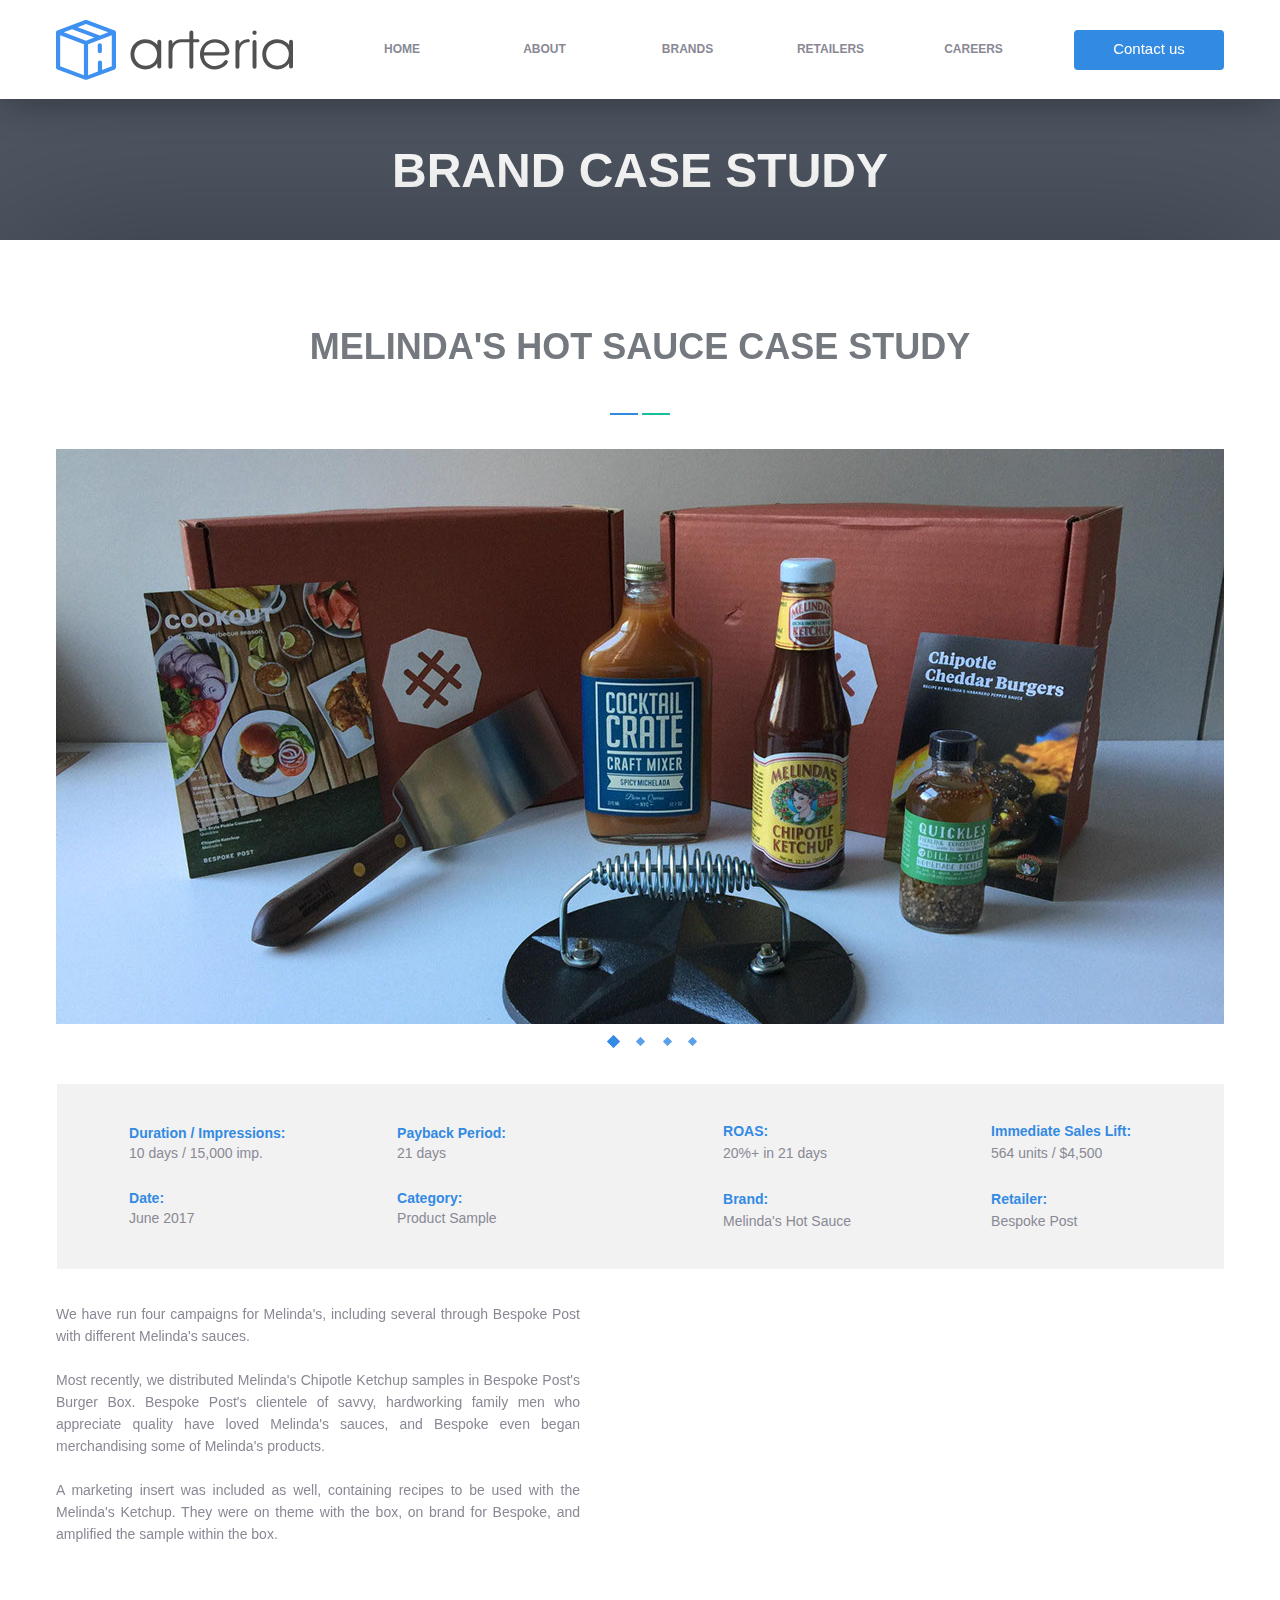
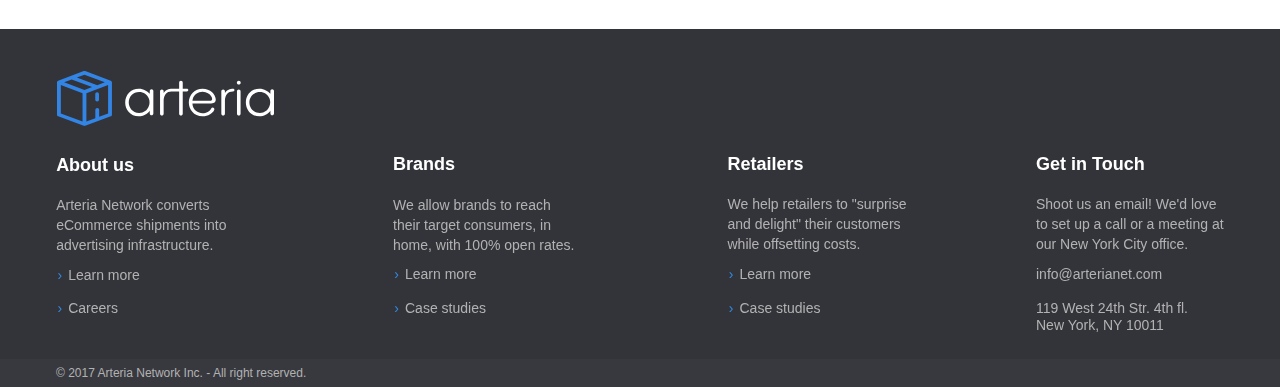
<file: brand-case-study.html>
<!DOCTYPE html>
<html class="nojs html css_verticalspacer" lang="en-US">
 <head>

  <meta http-equiv="Content-type" content="text/html;charset=UTF-8"/>
  <meta name="generator" content="2017.0.4.363"/>
  <meta name="viewport" content="width=device-width, initial-scale=1.0"/>
  
  <script type="text/javascript">
   // Update the 'nojs'/'js' class on the html node
document.documentElement.className = document.documentElement.className.replace(/\bnojs\b/g, 'js');

// Check that all required assets are uploaded and up-to-date
if(typeof Muse == "undefined") window.Muse = {}; window.Muse.assets = {"required":["museutils.js", "museconfig.js", "jquery.watch.js", "jquery.musepolyfill.bgsize.js", "webpro.js", "musewpslideshow.js", "jquery.museoverlay.js", "touchswipe.js", "jquery.musemenu.js", "musewpdisclosure.js", "jquery.museresponsive.js", "require.js", "brand-case-study.css"], "outOfDate":[]};
</script>
  
  <title>Arteria Network : Brand Case Study</title>
  <!-- CSS -->
  <link rel="stylesheet" type="text/css" href="css/site_global.css?crc=316891798"/>
  <link rel="stylesheet" type="text/css" href="css/master_arteria-navigation.css?crc=4073635791"/>
  <link rel="stylesheet" type="text/css" href="css/brand-case-study.css?crc=131795737" id="pagesheet"/>
  <!-- IE-only CSS -->
  <!--[if lt IE 9]>
  <link rel="stylesheet" type="text/css" href="css/iefonts_brand-case-study.css?crc=32709209"/>
  <link rel="stylesheet" type="text/css" href="css/nomq_preview_master_arteria-navigation.css?crc=435237628"/>
  <link rel="stylesheet" type="text/css" href="css/nomq_brand-case-study.css?crc=478008743" id="nomq_pagesheet"/>
  <![endif]-->
  <!-- Other scripts -->
  <script type="text/javascript">
   var __adobewebfontsappname__ = "muse";
</script>
  <!-- JS includes -->
  <script src="https://webfonts.creativecloud.com/raleway:n8,n6,n4,n7:default.js" type="text/javascript"></script>
  <!--[if lt IE 9]>
  <script src="scripts/html5shiv.js?crc=4241844378" type="text/javascript"></script>
  <![endif]-->
    <!--custom head HTML-->
  <link rel="apple-touch-icon" sizes="57x57" href="/assets/apple-icon-57x57.png">
<link rel="apple-touch-icon" sizes="60x60" href="/assets/apple-icon-60x60.png">
<link rel="apple-touch-icon" sizes="72x72" href="/assets/apple-icon-72x72.png">
<link rel="apple-touch-icon" sizes="76x76" href="/assets/apple-icon-76x76.png">
<link rel="apple-touch-icon" sizes="114x114" href="/assets/apple-icon-114x114.png">
<link rel="apple-touch-icon" sizes="120x120" href="/assets/apple-icon-120x120.png">
<link rel="apple-touch-icon" sizes="144x144" href="/assets/apple-icon-144x144.png">
<link rel="apple-touch-icon" sizes="152x152" href="/assets/apple-icon-152x152.png">
<link rel="apple-touch-icon" sizes="180x180" href="/assets/apple-icon-180x180.png">
<link rel="icon" type="image/png" sizes="192x192"  href="/assets/android-icon-192x192.png">
<link rel="icon" type="image/png" sizes="32x32" href="/assets/favicon-32x32.png">
<link rel="icon" type="image/png" sizes="96x96" href="/assets/favicon-96x96.png">
<link rel="icon" type="image/png" sizes="16x16" href="/assets/favicon-16x16.png">
<link rel="manifest" href="/assets/manifest.json">
<meta name="msapplication-TileColor" content="#ffffff">
<meta name="msapplication-TileImage" content="/assets/ms-icon-144x144.png">
<meta name="theme-color" content="#ffffff">

<!-- <script src="https://use.fontawesome.com/3cbf20b333.js"></script> -->

<script>
  (function(i,s,o,g,r,a,m){i['GoogleAnalyticsObject']=r;i[r]=i[r]||function(){
  (i[r].q=i[r].q||[]).push(arguments)},i[r].l=1*new Date();a=s.createElement(o),
  m=s.getElementsByTagName(o)[0];a.async=1;a.src=g;m.parentNode.insertBefore(a,m)
  })(window,document,'script','https://www.google-analytics.com/analytics.js','ga');

  ga('create', 'UA-104335722-1', 'auto');
  ga('send', 'pageview');

</script>
 </head>
 <body>

  <div class="breakpoint active" id="bp_infinity" data-min-width="1201"><!-- responsive breakpoint node -->
   <div class="clearfix borderbox" id="page"><!-- group -->
    <div class="clearfix grpelem" id="pu334414"><!-- group -->
     <div class="browser_width shared_content" id="u334414-bw" data-content-guid="u334414-bw_content">
      <div class="rgba-background" id="u334414"><!-- simple frame --></div>
     </div>
     <div class="browser_width shared_content" id="u334415-4-bw" data-content-guid="u334415-4-bw_content">
      <div class="clearfix" id="u334415-4"><!-- content -->
       <p id="u334415-2"><span class="h1-48" id="u334415">BRAND Case Study</span></p>
      </div>
     </div>
     <div class="browser_width shared_content" id="u218-bw" data-content-guid="u218-bw_content">
      <div id="u218"><!-- simple frame --></div>
     </div>
     <a class="nonblock nontext clip_frame" id="u315765" href="index.html"><!-- svg --><img class="svg temp_no_img_src" id="u315761" data-orig-src="images/arteria-logo-dark.svg?crc=178099619" width="237" height="60" alt="" data-mu-svgfallback="images/arteria-logo-dark_poster_.png?crc=4025672716" src="images/blank.gif?crc=4208392903"/></a>
    </div>
    <div class="clearfix grpelem" id="pu334423"><!-- group -->
     <div class="browser_width grpelem shared_content" id="u334423-bw" data-content-guid="u334423-bw_content">
      <div class="shadow" id="u334423"><!-- column -->
       <div class="clearfix" id="u334423_align_to_page">
        <div class="clearfix colelem shared_content" id="u334533" data-content-guid="u334533_content"><!-- group -->
         <div class="grpelem" id="u334534"><!-- simple frame --></div>
         <div class="grpelem" id="u334535"><!-- simple frame --></div>
        </div>
        <div class="clearfix colelem" id="u334531"><!-- group -->
         <div class="clearfix grpelem" id="pu334536-6"><!-- column -->
          <div class="clearfix colelem shared_content" id="u334536-6" data-content-guid="u334536-6_content"><!-- content -->
           <p id="u334536-2">Duration / Impressions:</p>
           <p id="u334536-4">10 days / 15,000 imp.</p>
          </div>
          <div class="clearfix colelem shared_content" id="u334792-6" data-content-guid="u334792-6_content"><!-- content -->
           <p id="u334792-2">Date:</p>
           <p id="u334792-4">June 2017</p>
          </div>
         </div>
         <div class="clearfix grpelem" id="pu334529-6"><!-- column -->
          <div class="clearfix colelem shared_content" id="u334529-6" data-content-guid="u334529-6_content"><!-- content -->
           <p id="u334529-2">Payback Period:</p>
           <p id="u334529-4">21 days</p>
          </div>
          <div class="clearfix colelem shared_content" id="u334793-6" data-content-guid="u334793-6_content"><!-- content -->
           <p id="u334793-2">Category:</p>
           <p id="u334793-4">Product Sample</p>
          </div>
         </div>
         <div class="clearfix grpelem" id="pu334538-6"><!-- column -->
          <div class="clearfix colelem shared_content" id="u334538-6" data-content-guid="u334538-6_content"><!-- content -->
           <p id="u334538-2"><span class="text-14" id="u334538">ROAS:</span></p>
           <p id="u334538-4"><span class="text-14" id="u334538-3">20%+ in 21 days</span></p>
          </div>
          <div class="clearfix colelem shared_content" id="u334813-6" data-content-guid="u334813-6_content"><!-- content -->
           <p id="u334813-2"><span class="text-14" id="u334813">Brand:</span></p>
           <p id="u334813-4"><span class="text-14">Melinda's Hot Sauce</span></p>
          </div>
         </div>
         <div class="clearfix grpelem" id="pu334537-6"><!-- column -->
          <div class="clearfix colelem shared_content" id="u334537-6" data-content-guid="u334537-6_content"><!-- content -->
           <p id="u334537-2"><span class="text-14" id="u334537">Immediate Sales Lift:</span></p>
           <p id="u334537-4"><span class="text-14" id="u334537-3">564 units / $4,500</span></p>
          </div>
          <div class="clearfix colelem shared_content" id="u334814-6" data-content-guid="u334814-6_content"><!-- content -->
           <p id="u334814-2"><span class="text-14" id="u334814">Retailer:</span></p>
           <p id="u334814-4"><span class="text-14">Bespoke Post</span></p>
          </div>
         </div>
        </div>
        <div class="clearfix colelem shared_content" id="u334528-10" data-content-guid="u334528-10_content"><!-- content -->
         <p><span class="text-14" id="u334528">We have run four campaigns for Melinda's, including several through Bespoke Post with different Melinda's sauces.</span></p>
         <p id="u334528-3">&nbsp;</p>
         <p id="u334528-5">Most recently, we distributed Melinda's Chipotle Ketchup samples in Bespoke Post's Burger Box. Bespoke Post's clientele of savvy, hardworking family men who appreciate quality have loved Melinda's sauces, and Bespoke even began merchandising some of Melinda's products.</p>
         <p id="u334528-6">&nbsp;</p>
         <p id="u334528-8">A marketing insert was included as well, containing recipes to be used with the Melinda's Ketchup. They were on theme with the box, on brand for Bespoke, and amplified the sample within the box.</p>
        </div>
       </div>
      </div>
     </div>
     <div class="browser_width grpelem shared_content" id="u334530-4-bw" data-content-guid="u334530-4-bw_content">
      <div class="clearfix" id="u334530-4"><!-- content -->
       <p id="u334530-2"><span class="h2" id="u334530">MELINDA'S HOT SAUCE Case Study</span></p>
      </div>
     </div>
    </div>
    <div class="PamphletWidget clearfix grpelem" id="pamphletu334514"><!-- none box -->
     <div class="popup_anchor" id="u334518popup">
      <div class="ContainerGroup clearfix" id="u334518"><!-- stack box -->
       <div class="Container museBGSize grpelem" id="u334519"><!-- simple frame --></div>
       <div class="Container invi museBGSize grpelem" id="u334522"><!-- simple frame --></div>
       <div class="Container invi museBGSize grpelem" id="u334521"><!-- simple frame --></div>
       <div class="Container invi museBGSize grpelem" id="u334520"><!-- simple frame --></div>
      </div>
     </div>
     <div class="ThumbGroup clearfix grpelem" id="u334523"><!-- none box -->
      <div class="popup_anchor" id="u334526popup">
       <div class="Thumb popup_element transition" id="u334526"><!-- simple frame --></div>
      </div>
      <div class="popup_anchor" id="u334524popup">
       <div class="Thumb popup_element transition" id="u334524"><!-- simple frame --></div>
      </div>
      <div class="popup_anchor" id="u334525popup">
       <div class="Thumb popup_element transition" id="u334525"><!-- simple frame --></div>
      </div>
      <div class="popup_anchor" id="u334527popup">
       <div class="Thumb popup_element transition" id="u334527"><!-- simple frame --></div>
      </div>
     </div>
    </div>
    <div class="clearfix grpelem" id="pu40380-4"><!-- group -->
     <a class="nonblock nontext transition clearfix" id="u40380-4" href="contact-us.html"><!-- content --><p>Contact us</p></a>
     <nav class="MenuBar clearfix" id="menuu109919"><!-- horizontal box -->
      <div class="MenuItemContainer clearfix grpelem" id="u109920"><!-- vertical box -->
       <a class="nonblock nontext MenuItem MenuItemWithSubMenu transition clearfix colelem" id="u109923" href="index.html"><!-- horizontal box --><div class="MenuItemLabel NoWrap clearfix grpelem" id="u109926-4"><!-- content --><p>home</p></div></a>
      </div>
      <div class="MenuItemContainer clearfix grpelem" id="u110298"><!-- vertical box -->
       <a class="nonblock nontext MenuItem MenuItemWithSubMenu transition clearfix colelem" id="u110301" href="about-us.html"><!-- horizontal box --><div class="MenuItemLabel NoWrap clearfix grpelem" id="u110302-4"><!-- content --><p>about</p></div></a>
      </div>
      <div class="MenuItemContainer clearfix grpelem" id="u110232"><!-- vertical box -->
       <a class="nonblock nontext MenuItem MenuItemWithSubMenu transition clearfix colelem" id="u110235" href="brands.html"><!-- horizontal box --><div class="MenuItemLabel NoWrap clearfix grpelem" id="u110236-4"><!-- content --><p>Brands</p></div></a>
      </div>
      <div class="MenuItemContainer clearfix grpelem" id="u110487"><!-- vertical box -->
       <a class="nonblock nontext MenuItem MenuItemWithSubMenu transition clearfix colelem" id="u110488" href="retailers.html"><!-- horizontal box --><div class="MenuItemLabel NoWrap clearfix grpelem" id="u110489-4"><!-- content --><p>Retailers</p></div></a>
      </div>
      <div class="MenuItemContainer clearfix grpelem" id="u175518"><!-- vertical box -->
       <a class="nonblock nontext MenuItem MenuItemWithSubMenu transition clearfix colelem" id="u175519" href="careers.html"><!-- horizontal box --><div class="MenuItemLabel NoWrap clearfix grpelem" id="u175521-4"><!-- content --><p>careers</p></div></a>
      </div>
     </nav>
    </div>
    <div class="verticalspacer" data-offset-top="1629" data-content-above-spacer="1628" data-content-below-spacer="357"></div>
    <div class="clearfix grpelem shared_content" id="pu80544" data-content-guid="pu80544_content"><!-- column -->
     <div class="browser_width colelem" id="u80544-bw">
      <div id="u80544"><!-- group -->
       <div class="clearfix" id="u80544_align_to_page">
        <div class="clearfix grpelem" id="pu315733"><!-- column -->
         <a class="nonblock nontext clip_frame colelem shared_content" id="u315733" href="index.html" data-content-guid="u315733_content"><!-- svg --><img class="svg temp_no_img_src" id="u315729" data-orig-src="images/arteria-logo-white.svg?crc=3970811726" width="217" height="55" alt="" data-mu-svgfallback="images/arteria-logo-white_poster_.png?crc=439593084" src="images/blank.gif?crc=4208392903"/></a>
         <div class="clearfix colelem shared_content" id="u322368" data-content-guid="u322368_content"><!-- column -->
          <div class="clearfix colelem" id="u80606-4"><!-- content -->
           <p>About us</p>
          </div>
          <div class="clearfix colelem" id="u315262-4"><!-- content -->
           <p>Arteria Network converts eCommerce shipments into advertising infrastructure.</p>
          </div>
          <div class="Footer-Link clearfix colelem" id="u315307-6"><!-- content -->
           <ul class="list0 nls-None" id="u315307-4">
            <li id="u315307-3"><a class="nonblock" href="about-us.html"><span id="u315307">Learn more</span></a></li>
           </ul>
          </div>
          <div class="Footer-Link clearfix colelem" id="u315308-6"><!-- content -->
           <ul class="list0 nls-None" id="u315308-4">
            <li><a class="nonblock" href="careers.html"><span id="u315308">Careers</span></a></li>
           </ul>
          </div>
         </div>
        </div>
        <div class="clearfix grpelem shared_content" id="u322374" data-content-guid="u322374_content"><!-- column -->
         <div class="clearfix colelem" id="u80779-4"><!-- content -->
          <p>Brands</p>
         </div>
         <div class="clearfix colelem" id="u315241-4"><!-- content -->
          <p>We allow brands to reach their target consumers, in home, with 100% open rates.</p>
         </div>
         <div class="Footer-Link clearfix colelem" id="u315242-6"><!-- content -->
          <ul class="list0 nls-None" id="u315242-4">
           <li><a class="nonblock" href="brands.html">Learn more</a></li>
          </ul>
         </div>
         <div class="Footer-Link clearfix colelem" id="u315274-6"><!-- content -->
          <ul class="list0 nls-None" id="u315274-4">
           <li><a class="nonblock" href="brand-case-study.html">Case studies</a></li>
          </ul>
         </div>
        </div>
        <div class="clearfix grpelem shared_content" id="u322380" data-content-guid="u322380_content"><!-- column -->
         <div class="clearfix colelem" id="u100113-4"><!-- content -->
          <p>Retailers</p>
         </div>
         <div class="clearfix colelem" id="u315220-4"><!-- content -->
          <p>We help retailers to &quot;surprise and delight&quot; their customers while offsetting costs.</p>
         </div>
         <div class="Footer-Link clearfix colelem" id="u315286-6"><!-- content -->
          <ul class="list0 nls-None" id="u315286-4">
           <li><a class="nonblock" href="retailers.html">Learn more</a></li>
          </ul>
         </div>
         <div class="Footer-Link clearfix colelem" id="u315287-6"><!-- content -->
          <ul class="list0 nls-None" id="u315287-4">
           <li><a class="nonblock" href="retailer-case-study.html">Case studies</a></li>
          </ul>
         </div>
        </div>
        <div class="clearfix grpelem shared_content" id="u322386" data-content-guid="u322386_content"><!-- column -->
         <div class="clearfix colelem" id="u81486-4"><!-- content -->
          <p>Get in Touch</p>
         </div>
         <div class="clearfix colelem" id="u315868-4"><!-- content -->
          <p>Shoot us an email! We'd love to set up a call or a meeting at our New York City office.</p>
         </div>
         <div class="Footer-Link clearfix colelem" id="u81487-5"><!-- content -->
          <p><a class="nonblock" href="mailto:info@arterianet.com"><span id="u81487">info@arterianet.com</span></a></p>
         </div>
         <div class="Footer-Link clearfix colelem" id="u81489-8"><!-- content -->
          <p><a class="nonblock" href="https://www.google.com/maps?q=119+West+24th+Str.,+New+York,+NY+10011" target="_blank"><span id="u81489-4">119 West 24th Str. 4th fl.<br/>New York, NY 10011</span></a></p>
         </div>
        </div>
       </div>
      </div>
     </div>
     <div class="browser_width colelem shared_content" id="u81580-bw" data-content-guid="u81580-bw_content">
      <div id="u81580"><!-- group -->
       <div class="clearfix" id="u81580_align_to_page">
        <div class="Footer-Link clearfix grpelem" id="u80640-4"><!-- content -->
         <p id="u80640-2"><span id="u80640">© 2017 Arteria Network Inc. - All right reserved.</span></p>
        </div>
       </div>
      </div>
     </div>
    </div>
   </div>
   <div class="preload_images">
    <img class="preload temp_no_img_src" data-orig-src="images/trigger-rollover-blue.png?crc=97864352" alt="" src="images/blank.gif?crc=4208392903"/>
    <img class="preload temp_no_img_src" data-orig-src="images/trigger-active-blue.png?crc=4076082421" alt="" src="images/blank.gif?crc=4208392903"/>
   </div>
  </div>
  <div class="breakpoint" id="bp_1200" data-min-width="901" data-max-width="1200"><!-- responsive breakpoint node -->
   <div class="clearfix borderbox temp_no_id" data-orig-id="page"><!-- group -->
    <div class="clearfix grpelem temp_no_id" data-orig-id="pu334414"><!-- group -->
     <span class="browser_width placeholder" data-placeholder-for="u334414-bw_content"><!-- placeholder node --></span>
     <span class="browser_width placeholder" data-placeholder-for="u334415-4-bw_content"><!-- placeholder node --></span>
     <span class="browser_width placeholder" data-placeholder-for="u218-bw_content"><!-- placeholder node --></span>
     <div class="browser_width" id="accordionu46521-bw">
      <ul class="AccordionWidget clearfix" id="accordionu46521"><!-- vertical box -->
       <li class="AccordionPanel clearfix colelem100" id="u46522"><!-- vertical box --><div class="AccordionPanelTab transition clearfix colelem100" id="u46568-3"><!-- content --><p id="u46568" class="shared_content" data-content-guid="u46568_content">&nbsp;</p></div><div class="AccordionPanelContent disn clearfix colelem100" id="u46523"><!-- column --><nav class="MenuBar clearfix colelem" id="menuu46525"><!-- vertical box --><div class="MenuItemContainer borderbox clearfix colelem" id="u46547"><!-- horizontal box --><a class="nonblock nontext MenuItem MenuItemWithSubMenu borderbox transition clearfix grpelem" id="u46550" href="index.html"><!-- horizontal box --><div class="MenuItemLabel borderbox clearfix grpelem" id="u46552-4"><!-- content --><p id="u46552-2" class="shared_content" data-content-guid="u46552-2_content"><span id="u46552">Home</span></p></div></a></div><div class="MenuItemContainer borderbox clearfix colelem" id="u46533"><!-- horizontal box --><a class="nonblock nontext MenuItem MenuItemWithSubMenu borderbox transition clearfix grpelem" id="u46536" href="about-us.html"><!-- horizontal box --><div class="MenuItemLabel borderbox clearfix grpelem" id="u46538-4"><!-- content --><p id="u46538-2" class="shared_content" data-content-guid="u46538-2_content"><span id="u46538">About us</span></p></div></a></div><div class="MenuItemContainer borderbox clearfix colelem" id="u46554"><!-- horizontal box --><a class="nonblock nontext MenuItem MenuItemWithSubMenu borderbox transition clearfix grpelem" id="u46557" href="brands.html"><!-- horizontal box --><div class="MenuItemLabel borderbox clearfix grpelem" id="u46560-4"><!-- content --><p id="u46560-2" class="shared_content" data-content-guid="u46560-2_content"><span id="u46560">Brands</span></p></div></a></div><div class="MenuItemContainer borderbox clearfix colelem" id="u46540"><!-- horizontal box --><a class="nonblock nontext MenuItem MenuItemWithSubMenu borderbox transition clearfix grpelem" id="u46541" href="retailers.html"><!-- horizontal box --><div class="MenuItemLabel borderbox clearfix grpelem" id="u46542-4"><!-- content --><p id="u46542-2" class="shared_content" data-content-guid="u46542-2_content"><span id="u46542">Retailers</span></p></div></a></div><div class="MenuItemContainer borderbox clearfix colelem" id="u46526"><!-- horizontal box --><a class="nonblock nontext MenuItem MenuItemWithSubMenu borderbox transition clearfix grpelem" id="u46529" href="careers.html"><!-- horizontal box --><div class="MenuItemLabel borderbox clearfix grpelem" id="u46532-4"><!-- content --><p id="u46532-2" class="shared_content" data-content-guid="u46532-2_content"><span id="u46532">CAREERS</span></p></div></a></div></nav><a class="nonblock nontext transition clearfix colelem shared_content" id="u46524-4" href="contact-us.html" data-content-guid="u46524-4_content"><!-- content --><p>Contact us</p></a></div></li>
      </ul>
     </div>
    </div>
    <div class="clearfix grpelem temp_no_id" data-orig-id="pu334423"><!-- group -->
     <span class="browser_width grpelem placeholder" data-placeholder-for="u334423-bw_content"><!-- placeholder node --></span>
     <span class="browser_width grpelem placeholder" data-placeholder-for="u334530-4-bw_content"><!-- placeholder node --></span>
     <div class="PamphletWidget clearfix grpelem temp_no_id" data-orig-id="pamphletu334514"><!-- none box -->
      <div class="popup_anchor temp_no_id" data-orig-id="u334518popup">
       <div class="ContainerGroup clearfix temp_no_id" data-orig-id="u334518"><!-- stack box -->
        <div class="Container museBGSize grpelem temp_no_id" data-orig-id="u334519"><!-- simple frame --></div>
        <div class="Container invi museBGSize grpelem temp_no_id" data-orig-id="u334522"><!-- simple frame --></div>
        <div class="Container invi museBGSize grpelem temp_no_id" data-orig-id="u334521"><!-- simple frame --></div>
        <div class="Container invi museBGSize grpelem temp_no_id" data-orig-id="u334520"><!-- simple frame --></div>
       </div>
      </div>
      <div class="ThumbGroup clearfix grpelem temp_no_id" data-orig-id="u334523"><!-- none box -->
       <div class="popup_anchor temp_no_id" data-orig-id="u334526popup">
        <div class="Thumb popup_element transition temp_no_id" data-orig-id="u334526"><!-- simple frame --></div>
       </div>
       <div class="popup_anchor temp_no_id" data-orig-id="u334524popup">
        <div class="Thumb popup_element transition temp_no_id" data-orig-id="u334524"><!-- simple frame --></div>
       </div>
       <div class="popup_anchor temp_no_id" data-orig-id="u334525popup">
        <div class="Thumb popup_element transition temp_no_id" data-orig-id="u334525"><!-- simple frame --></div>
       </div>
       <div class="popup_anchor temp_no_id" data-orig-id="u334527popup">
        <div class="Thumb popup_element transition temp_no_id" data-orig-id="u334527"><!-- simple frame --></div>
       </div>
      </div>
     </div>
    </div>
    <a class="nonblock nontext clip_frame temp_no_id shared_content" href="index.html" data-orig-id="u315765" data-content-guid="u315765_content"><!-- svg --><img class="svg temp_no_id temp_no_img_src" data-orig-src="images/arteria-logo-dark.svg?crc=178099619" width="192" height="49" alt="" data-mu-svgfallback="images/arteria-logo-dark_poster_.png?crc=4025672716" data-orig-id="u315761" src="images/blank.gif?crc=4208392903"/></a>
    <div class="verticalspacer" data-offset-top="1423" data-content-above-spacer="1422" data-content-below-spacer="357"></div>
    <span class="clearfix grpelem placeholder" data-placeholder-for="pu80544_content"><!-- placeholder node --></span>
   </div>
   <div class="preload_images">
    <img class="preload temp_no_img_src" data-orig-src="images/trigger-rollover-blue.png?crc=97864352" alt="" src="images/blank.gif?crc=4208392903"/>
    <img class="preload temp_no_img_src" data-orig-src="images/trigger-active-blue.png?crc=4076082421" alt="" src="images/blank.gif?crc=4208392903"/>
   </div>
  </div>
  <div class="breakpoint" id="bp_900" data-min-width="581" data-max-width="900"><!-- responsive breakpoint node -->
   <div class="clearfix borderbox temp_no_id" data-orig-id="page"><!-- group -->
    <div class="clearfix grpelem temp_no_id" data-orig-id="pu334414"><!-- group -->
     <span class="browser_width placeholder" data-placeholder-for="u334414-bw_content"><!-- placeholder node --></span>
     <span class="browser_width placeholder" data-placeholder-for="u334415-4-bw_content"><!-- placeholder node --></span>
     <span class="browser_width placeholder" data-placeholder-for="u218-bw_content"><!-- placeholder node --></span>
     <div class="browser_width temp_no_id" data-orig-id="accordionu46521-bw">
      <ul class="AccordionWidget clearfix temp_no_id" data-orig-id="accordionu46521"><!-- vertical box -->
       <li class="AccordionPanel clearfix colelem100 temp_no_id" data-orig-id="u46522"><!-- vertical box --><div class="AccordionPanelTab transition clearfix colelem100 temp_no_id" data-orig-id="u46568-3"><!-- content --><span class="placeholder" data-placeholder-for="u46568_content"><!-- placeholder node --></span></div><div class="AccordionPanelContent disn clearfix colelem100 temp_no_id" data-orig-id="u46523"><!-- column --><nav class="MenuBar clearfix colelem temp_no_id" data-orig-id="menuu46525"><!-- vertical box --><div class="MenuItemContainer borderbox clearfix colelem temp_no_id" data-orig-id="u46547"><!-- horizontal box --><a class="nonblock nontext MenuItem MenuItemWithSubMenu borderbox transition clearfix grpelem temp_no_id" href="index.html" data-orig-id="u46550"><!-- horizontal box --><div class="MenuItemLabel borderbox clearfix grpelem temp_no_id" data-orig-id="u46552-4"><!-- content --><span class="placeholder" data-placeholder-for="u46552-2_content"><!-- placeholder node --></span></div></a></div><div class="MenuItemContainer borderbox clearfix colelem temp_no_id" data-orig-id="u46533"><!-- horizontal box --><a class="nonblock nontext MenuItem MenuItemWithSubMenu borderbox transition clearfix grpelem temp_no_id" href="about-us.html" data-orig-id="u46536"><!-- horizontal box --><div class="MenuItemLabel borderbox clearfix grpelem temp_no_id" data-orig-id="u46538-4"><!-- content --><span class="placeholder" data-placeholder-for="u46538-2_content"><!-- placeholder node --></span></div></a></div><div class="MenuItemContainer borderbox clearfix colelem temp_no_id" data-orig-id="u46554"><!-- horizontal box --><a class="nonblock nontext MenuItem MenuItemWithSubMenu borderbox transition clearfix grpelem temp_no_id" href="brands.html" data-orig-id="u46557"><!-- horizontal box --><div class="MenuItemLabel borderbox clearfix grpelem temp_no_id" data-orig-id="u46560-4"><!-- content --><span class="placeholder" data-placeholder-for="u46560-2_content"><!-- placeholder node --></span></div></a></div><div class="MenuItemContainer borderbox clearfix colelem temp_no_id" data-orig-id="u46540"><!-- horizontal box --><a class="nonblock nontext MenuItem MenuItemWithSubMenu borderbox transition clearfix grpelem temp_no_id" href="retailers.html" data-orig-id="u46541"><!-- horizontal box --><div class="MenuItemLabel borderbox clearfix grpelem temp_no_id" data-orig-id="u46542-4"><!-- content --><span class="placeholder" data-placeholder-for="u46542-2_content"><!-- placeholder node --></span></div></a></div><div class="MenuItemContainer borderbox clearfix colelem temp_no_id" data-orig-id="u46526"><!-- horizontal box --><a class="nonblock nontext MenuItem MenuItemWithSubMenu borderbox transition clearfix grpelem temp_no_id" href="careers.html" data-orig-id="u46529"><!-- horizontal box --><div class="MenuItemLabel borderbox clearfix grpelem temp_no_id" data-orig-id="u46532-4"><!-- content --><span class="placeholder" data-placeholder-for="u46532-2_content"><!-- placeholder node --></span></div></a></div></nav><span class="nonblock nontext transition clearfix colelem placeholder" data-placeholder-for="u46524-4_content"><!-- placeholder node --></span></div></li>
      </ul>
     </div>
    </div>
    <div class="clearfix grpelem temp_no_id" data-orig-id="pu334423"><!-- group -->
     <div class="browser_width grpelem temp_no_id" data-orig-id="u334423-bw">
      <div class="shadow temp_no_id" data-orig-id="u334423"><!-- column -->
       <div class="clearfix temp_no_id" data-orig-id="u334423_align_to_page">
        <span class="clearfix colelem placeholder" data-placeholder-for="u334533_content"><!-- placeholder node --></span>
        <div class="clearfix colelem temp_no_id" data-orig-id="u334531"><!-- column -->
         <div class="clearfix colelem temp_no_id" data-orig-id="pu334536-6"><!-- group -->
          <span class="clearfix grpelem placeholder" data-placeholder-for="u334536-6_content"><!-- placeholder node --></span>
          <span class="clearfix grpelem placeholder" data-placeholder-for="u334529-6_content"><!-- placeholder node --></span>
         </div>
         <div class="clearfix colelem temp_no_id" data-orig-id="pu334538-6"><!-- group -->
          <span class="clearfix grpelem placeholder" data-placeholder-for="u334538-6_content"><!-- placeholder node --></span>
          <span class="clearfix grpelem placeholder" data-placeholder-for="u334537-6_content"><!-- placeholder node --></span>
         </div>
         <div class="clearfix colelem" id="pu334792-6"><!-- group -->
          <span class="clearfix grpelem placeholder" data-placeholder-for="u334792-6_content"><!-- placeholder node --></span>
          <span class="clearfix grpelem placeholder" data-placeholder-for="u334793-6_content"><!-- placeholder node --></span>
         </div>
         <div class="clearfix colelem" id="pu334813-6"><!-- group -->
          <span class="clearfix grpelem placeholder" data-placeholder-for="u334813-6_content"><!-- placeholder node --></span>
          <span class="clearfix grpelem placeholder" data-placeholder-for="u334814-6_content"><!-- placeholder node --></span>
         </div>
        </div>
        <span class="clearfix colelem placeholder" data-placeholder-for="u334528-10_content"><!-- placeholder node --></span>
       </div>
      </div>
     </div>
     <span class="browser_width grpelem placeholder" data-placeholder-for="u334530-4-bw_content"><!-- placeholder node --></span>
     <div class="PamphletWidget clearfix grpelem temp_no_id" data-orig-id="pamphletu334514"><!-- none box -->
      <div class="popup_anchor temp_no_id" data-orig-id="u334518popup">
       <div class="ContainerGroup clearfix temp_no_id" data-orig-id="u334518"><!-- stack box -->
        <div class="Container museBGSize grpelem temp_no_id" data-orig-id="u334519"><!-- simple frame --></div>
        <div class="Container invi museBGSize grpelem temp_no_id" data-orig-id="u334522"><!-- simple frame --></div>
        <div class="Container invi museBGSize grpelem temp_no_id" data-orig-id="u334521"><!-- simple frame --></div>
        <div class="Container invi museBGSize grpelem temp_no_id" data-orig-id="u334520"><!-- simple frame --></div>
       </div>
      </div>
      <div class="ThumbGroup clearfix grpelem temp_no_id" data-orig-id="u334523"><!-- none box -->
       <div class="popup_anchor temp_no_id" data-orig-id="u334526popup">
        <div class="Thumb popup_element transition temp_no_id" data-orig-id="u334526"><!-- simple frame --></div>
       </div>
       <div class="popup_anchor temp_no_id" data-orig-id="u334524popup">
        <div class="Thumb popup_element transition temp_no_id" data-orig-id="u334524"><!-- simple frame --></div>
       </div>
       <div class="popup_anchor temp_no_id" data-orig-id="u334525popup">
        <div class="Thumb popup_element transition temp_no_id" data-orig-id="u334525"><!-- simple frame --></div>
       </div>
       <div class="popup_anchor temp_no_id" data-orig-id="u334527popup">
        <div class="Thumb popup_element transition temp_no_id" data-orig-id="u334527"><!-- simple frame --></div>
       </div>
      </div>
     </div>
    </div>
    <span class="nonblock nontext clip_frame placeholder" data-placeholder-for="u315765_content"><!-- placeholder node --></span>
    <div class="verticalspacer" data-offset-top="1354" data-content-above-spacer="1353" data-content-below-spacer="557"></div>
    <div class="clearfix grpelem temp_no_id" data-orig-id="pu80544"><!-- column -->
     <div class="browser_width colelem temp_no_id" data-orig-id="u80544-bw">
      <div class="temp_no_id" data-orig-id="u80544"><!-- column -->
       <div class="clearfix temp_no_id" data-orig-id="u80544_align_to_page">
        <span class="nonblock nontext clip_frame colelem placeholder" data-placeholder-for="u315733_content"><!-- placeholder node --></span>
        <div class="clearfix colelem" id="pu322374"><!-- group -->
         <span class="clearfix grpelem placeholder" data-placeholder-for="u322374_content"><!-- placeholder node --></span>
         <span class="clearfix grpelem placeholder" data-placeholder-for="u322380_content"><!-- placeholder node --></span>
        </div>
        <div class="clearfix colelem" id="pu322368"><!-- group -->
         <span class="clearfix grpelem placeholder" data-placeholder-for="u322368_content"><!-- placeholder node --></span>
         <span class="clearfix grpelem placeholder" data-placeholder-for="u322386_content"><!-- placeholder node --></span>
        </div>
       </div>
      </div>
     </div>
     <span class="browser_width colelem placeholder" data-placeholder-for="u81580-bw_content"><!-- placeholder node --></span>
    </div>
   </div>
   <div class="preload_images">
    <img class="preload temp_no_img_src" data-orig-src="images/trigger-rollover-blue.png?crc=97864352" alt="" src="images/blank.gif?crc=4208392903"/>
    <img class="preload temp_no_img_src" data-orig-src="images/trigger-active-blue.png?crc=4076082421" alt="" src="images/blank.gif?crc=4208392903"/>
   </div>
  </div>
  <div class="breakpoint" id="bp_580" data-max-width="580"><!-- responsive breakpoint node -->
   <div class="clearfix borderbox temp_no_id" data-orig-id="page"><!-- group -->
    <div class="clearfix grpelem temp_no_id" data-orig-id="pu334414"><!-- group -->
     <span class="browser_width placeholder" data-placeholder-for="u334414-bw_content"><!-- placeholder node --></span>
     <span class="browser_width placeholder" data-placeholder-for="u334415-4-bw_content"><!-- placeholder node --></span>
     <span class="browser_width placeholder" data-placeholder-for="u218-bw_content"><!-- placeholder node --></span>
     <div class="browser_width temp_no_id" data-orig-id="accordionu46521-bw">
      <ul class="AccordionWidget clearfix temp_no_id" data-orig-id="accordionu46521"><!-- vertical box -->
       <li class="AccordionPanel clearfix colelem100 temp_no_id" data-orig-id="u46522"><!-- vertical box --><div class="AccordionPanelTab transition clearfix colelem100 temp_no_id" data-orig-id="u46568-3"><!-- content --><span class="placeholder" data-placeholder-for="u46568_content"><!-- placeholder node --></span></div><div class="AccordionPanelContent disn clearfix colelem100 temp_no_id" data-orig-id="u46523"><!-- column --><nav class="MenuBar clearfix colelem temp_no_id" data-orig-id="menuu46525"><!-- vertical box --><div class="MenuItemContainer borderbox clearfix colelem temp_no_id" data-orig-id="u46547"><!-- horizontal box --><a class="nonblock nontext MenuItem MenuItemWithSubMenu borderbox transition clearfix grpelem temp_no_id" href="index.html" data-orig-id="u46550"><!-- horizontal box --><div class="MenuItemLabel borderbox clearfix grpelem temp_no_id" data-orig-id="u46552-4"><!-- content --><span class="placeholder" data-placeholder-for="u46552-2_content"><!-- placeholder node --></span></div></a></div><div class="MenuItemContainer borderbox clearfix colelem temp_no_id" data-orig-id="u46533"><!-- horizontal box --><a class="nonblock nontext MenuItem MenuItemWithSubMenu borderbox transition clearfix grpelem temp_no_id" href="about-us.html" data-orig-id="u46536"><!-- horizontal box --><div class="MenuItemLabel borderbox clearfix grpelem temp_no_id" data-orig-id="u46538-4"><!-- content --><span class="placeholder" data-placeholder-for="u46538-2_content"><!-- placeholder node --></span></div></a></div><div class="MenuItemContainer borderbox clearfix colelem temp_no_id" data-orig-id="u46554"><!-- horizontal box --><a class="nonblock nontext MenuItem MenuItemWithSubMenu borderbox transition clearfix grpelem temp_no_id" href="brands.html" data-orig-id="u46557"><!-- horizontal box --><div class="MenuItemLabel borderbox clearfix grpelem temp_no_id" data-orig-id="u46560-4"><!-- content --><span class="placeholder" data-placeholder-for="u46560-2_content"><!-- placeholder node --></span></div></a></div><div class="MenuItemContainer borderbox clearfix colelem temp_no_id" data-orig-id="u46540"><!-- horizontal box --><a class="nonblock nontext MenuItem MenuItemWithSubMenu borderbox transition clearfix grpelem temp_no_id" href="retailers.html" data-orig-id="u46541"><!-- horizontal box --><div class="MenuItemLabel borderbox clearfix grpelem temp_no_id" data-orig-id="u46542-4"><!-- content --><span class="placeholder" data-placeholder-for="u46542-2_content"><!-- placeholder node --></span></div></a></div><div class="MenuItemContainer borderbox clearfix colelem temp_no_id" data-orig-id="u46526"><!-- horizontal box --><a class="nonblock nontext MenuItem MenuItemWithSubMenu borderbox transition clearfix grpelem temp_no_id" href="careers.html" data-orig-id="u46529"><!-- horizontal box --><div class="MenuItemLabel borderbox clearfix grpelem temp_no_id" data-orig-id="u46532-4"><!-- content --><span class="placeholder" data-placeholder-for="u46532-2_content"><!-- placeholder node --></span></div></a></div></nav><span class="nonblock nontext transition clearfix colelem placeholder" data-placeholder-for="u46524-4_content"><!-- placeholder node --></span></div></li>
      </ul>
     </div>
    </div>
    <div class="clearfix grpelem temp_no_id" data-orig-id="pu334423"><!-- group -->
     <div class="browser_width grpelem temp_no_id" data-orig-id="u334423-bw">
      <div class="shadow temp_no_id" data-orig-id="u334423"><!-- column -->
       <div class="clearfix temp_no_id" data-orig-id="u334423_align_to_page">
        <span class="clearfix colelem placeholder" data-placeholder-for="u334533_content"><!-- placeholder node --></span>
        <div class="clearfix colelem temp_no_id" data-orig-id="u334531"><!-- column -->
         <span class="clearfix colelem placeholder" data-placeholder-for="u334536-6_content"><!-- placeholder node --></span>
         <span class="clearfix colelem placeholder" data-placeholder-for="u334529-6_content"><!-- placeholder node --></span>
         <span class="clearfix colelem placeholder" data-placeholder-for="u334538-6_content"><!-- placeholder node --></span>
         <span class="clearfix colelem placeholder" data-placeholder-for="u334537-6_content"><!-- placeholder node --></span>
         <span class="clearfix colelem placeholder" data-placeholder-for="u334792-6_content"><!-- placeholder node --></span>
         <span class="clearfix colelem placeholder" data-placeholder-for="u334793-6_content"><!-- placeholder node --></span>
         <span class="clearfix colelem placeholder" data-placeholder-for="u334813-6_content"><!-- placeholder node --></span>
         <span class="clearfix colelem placeholder" data-placeholder-for="u334814-6_content"><!-- placeholder node --></span>
        </div>
        <span class="clearfix colelem placeholder" data-placeholder-for="u334528-10_content"><!-- placeholder node --></span>
       </div>
      </div>
     </div>
     <span class="browser_width grpelem placeholder" data-placeholder-for="u334530-4-bw_content"><!-- placeholder node --></span>
     <div class="PamphletWidget clearfix grpelem temp_no_id" data-orig-id="pamphletu334514"><!-- none box -->
      <div class="popup_anchor temp_no_id" data-orig-id="u334518popup">
       <div class="ContainerGroup clearfix temp_no_id" data-orig-id="u334518"><!-- stack box -->
        <div class="Container museBGSize grpelem temp_no_id" data-orig-id="u334519"><!-- simple frame --></div>
        <div class="Container invi museBGSize grpelem temp_no_id" data-orig-id="u334522"><!-- simple frame --></div>
        <div class="Container invi museBGSize grpelem temp_no_id" data-orig-id="u334521"><!-- simple frame --></div>
        <div class="Container invi museBGSize grpelem temp_no_id" data-orig-id="u334520"><!-- simple frame --></div>
       </div>
      </div>
      <div class="ThumbGroup clearfix grpelem temp_no_id" data-orig-id="u334523"><!-- none box -->
       <div class="popup_anchor temp_no_id" data-orig-id="u334526popup">
        <div class="Thumb popup_element transition temp_no_id" data-orig-id="u334526"><!-- simple frame --></div>
       </div>
       <div class="popup_anchor temp_no_id" data-orig-id="u334524popup">
        <div class="Thumb popup_element transition temp_no_id" data-orig-id="u334524"><!-- simple frame --></div>
       </div>
       <div class="popup_anchor temp_no_id" data-orig-id="u334525popup">
        <div class="Thumb popup_element transition temp_no_id" data-orig-id="u334525"><!-- simple frame --></div>
       </div>
       <div class="popup_anchor temp_no_id" data-orig-id="u334527popup">
        <div class="Thumb popup_element transition temp_no_id" data-orig-id="u334527"><!-- simple frame --></div>
       </div>
      </div>
     </div>
    </div>
    <span class="nonblock nontext clip_frame placeholder" data-placeholder-for="u315765_content"><!-- placeholder node --></span>
    <div class="verticalspacer" data-offset-top="1658" data-content-above-spacer="1657" data-content-below-spacer="965"></div>
    <div class="clearfix grpelem temp_no_id" data-orig-id="pu80544"><!-- column -->
     <div class="browser_width colelem temp_no_id" data-orig-id="u80544-bw">
      <div class="temp_no_id" data-orig-id="u80544"><!-- column -->
       <div class="clearfix temp_no_id" data-orig-id="u80544_align_to_page">
        <span class="nonblock nontext clip_frame colelem placeholder" data-placeholder-for="u315733_content"><!-- placeholder node --></span>
        <span class="clearfix colelem placeholder" data-placeholder-for="u322374_content"><!-- placeholder node --></span>
        <span class="clearfix colelem placeholder" data-placeholder-for="u322380_content"><!-- placeholder node --></span>
        <span class="clearfix colelem placeholder" data-placeholder-for="u322368_content"><!-- placeholder node --></span>
        <span class="clearfix colelem placeholder" data-placeholder-for="u322386_content"><!-- placeholder node --></span>
       </div>
      </div>
     </div>
     <span class="browser_width colelem placeholder" data-placeholder-for="u81580-bw_content"><!-- placeholder node --></span>
    </div>
   </div>
   <div class="preload_images">
    <img class="preload temp_no_img_src" data-orig-src="images/trigger-rollover-blue.png?crc=97864352" alt="" src="images/blank.gif?crc=4208392903"/>
    <img class="preload temp_no_img_src" data-orig-src="images/trigger-active-blue.png?crc=4076082421" alt="" src="images/blank.gif?crc=4208392903"/>
   </div>
  </div>
  <!-- Other scripts -->
  <script type="text/javascript">
   // Decide weather to suppress missing file error or not based on preference setting
var suppressMissingFileError = false
</script>
  <script type="text/javascript">
   window.Muse.assets.check=function(d){if(!window.Muse.assets.checked){window.Muse.assets.checked=!0;var b={},c=function(a,b){if(window.getComputedStyle){var c=window.getComputedStyle(a,null);return c&&c.getPropertyValue(b)||c&&c[b]||""}if(document.documentElement.currentStyle)return(c=a.currentStyle)&&c[b]||a.style&&a.style[b]||"";return""},a=function(a){if(a.match(/^rgb/))return a=a.replace(/\s+/g,"").match(/([\d\,]+)/gi)[0].split(","),(parseInt(a[0])<<16)+(parseInt(a[1])<<8)+parseInt(a[2]);if(a.match(/^\#/))return parseInt(a.substr(1),
16);return 0},g=function(g){for(var f=document.getElementsByTagName("link"),h=0;h<f.length;h++)if("text/css"==f[h].type){var i=(f[h].href||"").match(/\/?css\/([\w\-]+\.css)\?crc=(\d+)/);if(!i||!i[1]||!i[2])break;b[i[1]]=i[2]}f=document.createElement("div");f.className="version";f.style.cssText="display:none; width:1px; height:1px;";document.getElementsByTagName("body")[0].appendChild(f);for(h=0;h<Muse.assets.required.length;){var i=Muse.assets.required[h],l=i.match(/([\w\-\.]+)\.(\w+)$/),k=l&&l[1]?
l[1]:null,l=l&&l[2]?l[2]:null;switch(l.toLowerCase()){case "css":k=k.replace(/\W/gi,"_").replace(/^([^a-z])/gi,"_$1");f.className+=" "+k;k=a(c(f,"color"));l=a(c(f,"backgroundColor"));k!=0||l!=0?(Muse.assets.required.splice(h,1),"undefined"!=typeof b[i]&&(k!=b[i]>>>24||l!=(b[i]&16777215))&&Muse.assets.outOfDate.push(i)):h++;f.className="version";break;case "js":h++;break;default:throw Error("Unsupported file type: "+l);}}d?d().jquery!="1.8.3"&&Muse.assets.outOfDate.push("jquery-1.8.3.min.js"):Muse.assets.required.push("jquery-1.8.3.min.js");
f.parentNode.removeChild(f);if(Muse.assets.outOfDate.length||Muse.assets.required.length)f="Some files on the server may be missing or incorrect. Clear browser cache and try again. If the problem persists please contact website author.",g&&Muse.assets.outOfDate.length&&(f+="\nOut of date: "+Muse.assets.outOfDate.join(",")),g&&Muse.assets.required.length&&(f+="\nMissing: "+Muse.assets.required.join(",")),suppressMissingFileError?(f+="\nUse SuppressMissingFileError key in AppPrefs.xml to show missing file error pop up.",console.log(f)):alert(f)};location&&location.search&&location.search.match&&location.search.match(/muse_debug/gi)?
setTimeout(function(){g(!0)},5E3):g()}};
var muse_init=function(){require.config({baseUrl:""});require(["jquery","museutils","whatinput","jquery.watch","jquery.musepolyfill.bgsize","webpro","musewpslideshow","jquery.museoverlay","touchswipe","jquery.musemenu","musewpdisclosure","jquery.museresponsive"],function(d){var $ = d;$(document).ready(function(){try{
window.Muse.assets.check($);/* body */
Muse.Utils.transformMarkupToFixBrowserProblemsPreInit();/* body */
Muse.Utils.prepHyperlinks(true);/* body */
Muse.Utils.resizeHeight('.browser_width');/* resize height */
Muse.Utils.requestAnimationFrame(function() { $('body').addClass('initialized'); });/* mark body as initialized */
Muse.Utils.fullPage('#page');/* 100% height page */
Muse.Utils.initWidget('#pamphletu334514', ['#bp_infinity', '#bp_1200', '#bp_900', '#bp_580'], function(elem) { return new WebPro.Widget.ContentSlideShow(elem, {contentLayout_runtime:'stack',event:'click',deactivationEvent:'none',autoPlay:true,displayInterval:4000,transitionStyle:'horizontal',transitionDuration:500,hideAllContentsFirst:false,shuffle:false,enableSwipe:true,resumeAutoplay:true,resumeAutoplayInterval:4000,playOnce:false,autoActivate_runtime:false}); });/* #pamphletu334514 */
Muse.Utils.initWidget('.MenuBar', ['#bp_infinity', '#bp_1200', '#bp_900', '#bp_580'], function(elem) { return $(elem).museMenu(); });/* unifiedNavBar */
Muse.Utils.initWidget('#accordionu46521', ['#bp_1200', '#bp_900', '#bp_580'], function(elem) { return new WebPro.Widget.Accordion(elem, {canCloseAll:true,defaultIndex:-1}); });/* #accordionu46521 */
$( '.breakpoint' ).registerBreakpoint();/* Register breakpoints */
Muse.Utils.transformMarkupToFixBrowserProblems();/* body */
}catch(b){if(b&&"function"==typeof b.notify?b.notify():Muse.Assert.fail("Error calling selector function: "+b),false)throw b;}})})};

</script>
  <!-- RequireJS script -->
  <script src="scripts/require.js?crc=3951022091" type="text/javascript" async data-main="scripts/museconfig.js?crc=4177022356" onload="if (requirejs) requirejs.onError = function(requireType, requireModule) { if (requireType && requireType.toString && requireType.toString().indexOf && 0 <= requireType.toString().indexOf('#scripterror')) window.Muse.assets.check(); }" onerror="window.Muse.assets.check();"></script>
   </body>
</html>
</file>
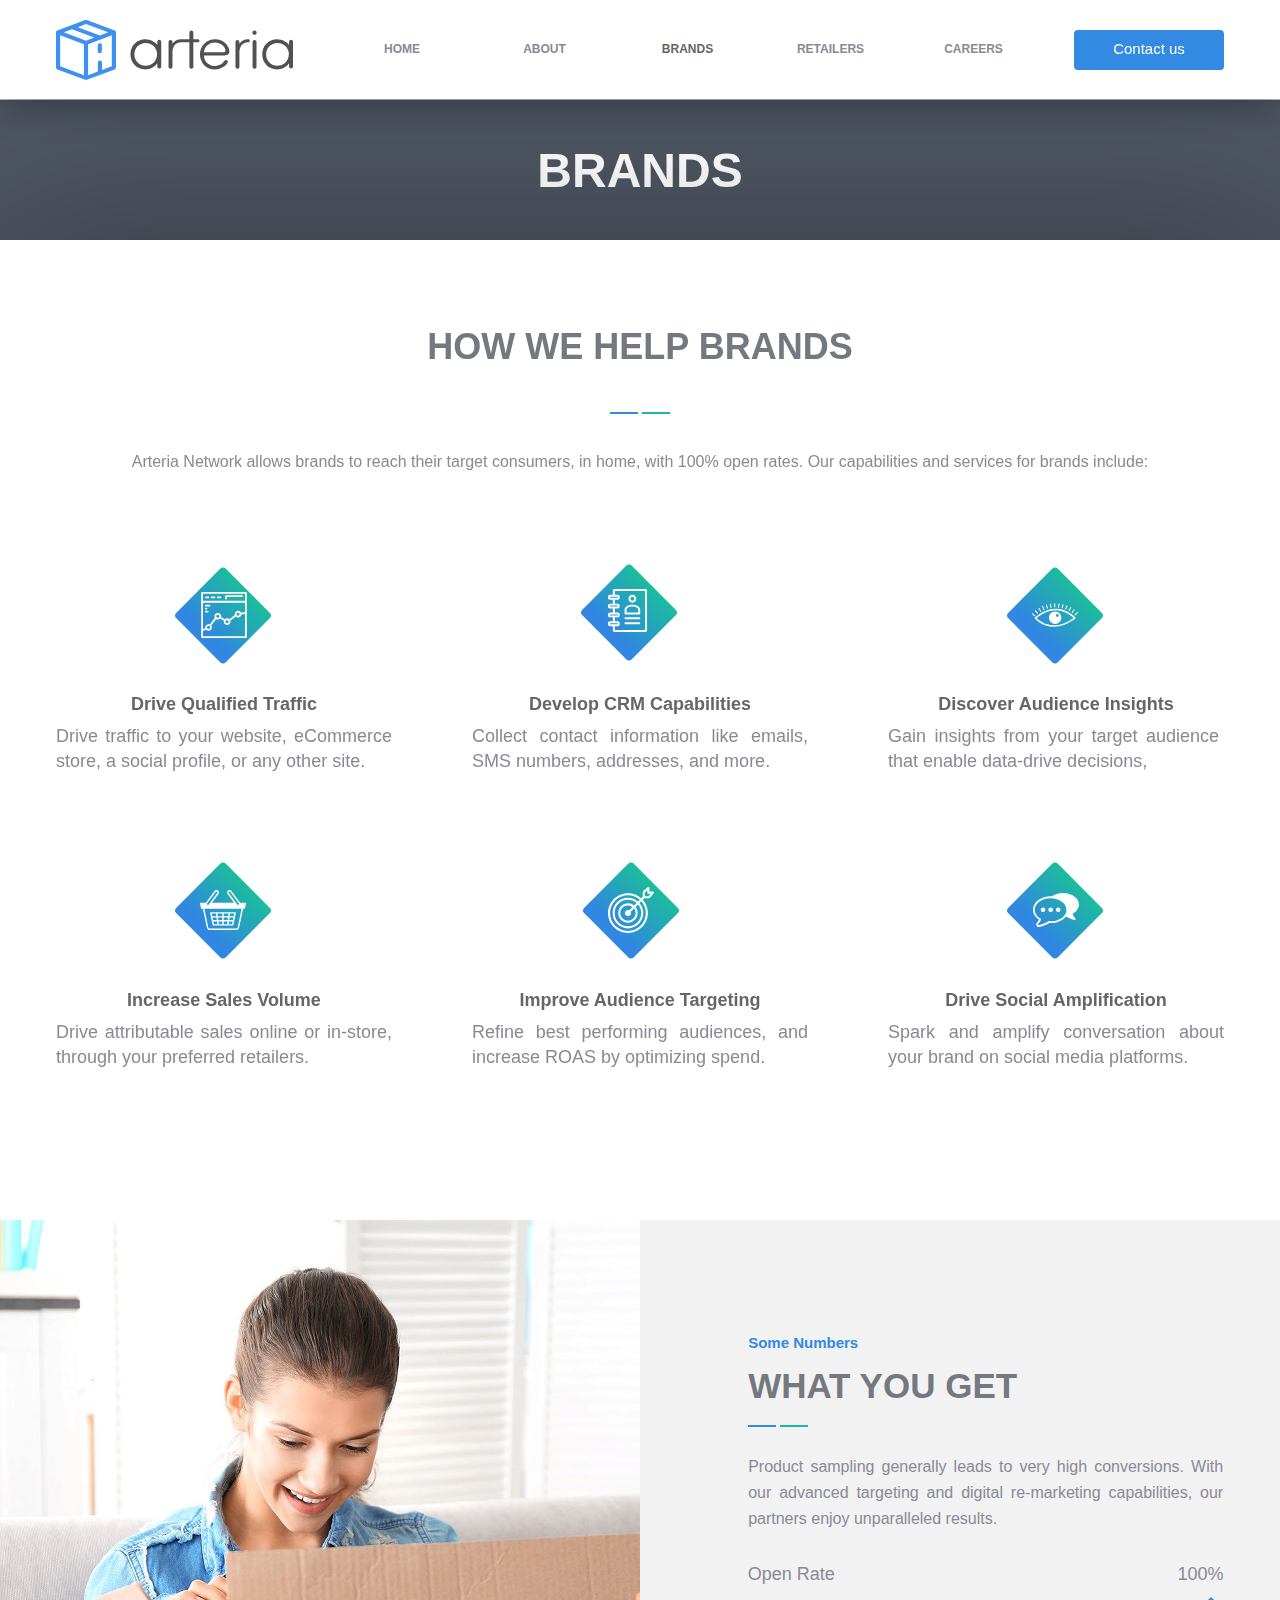
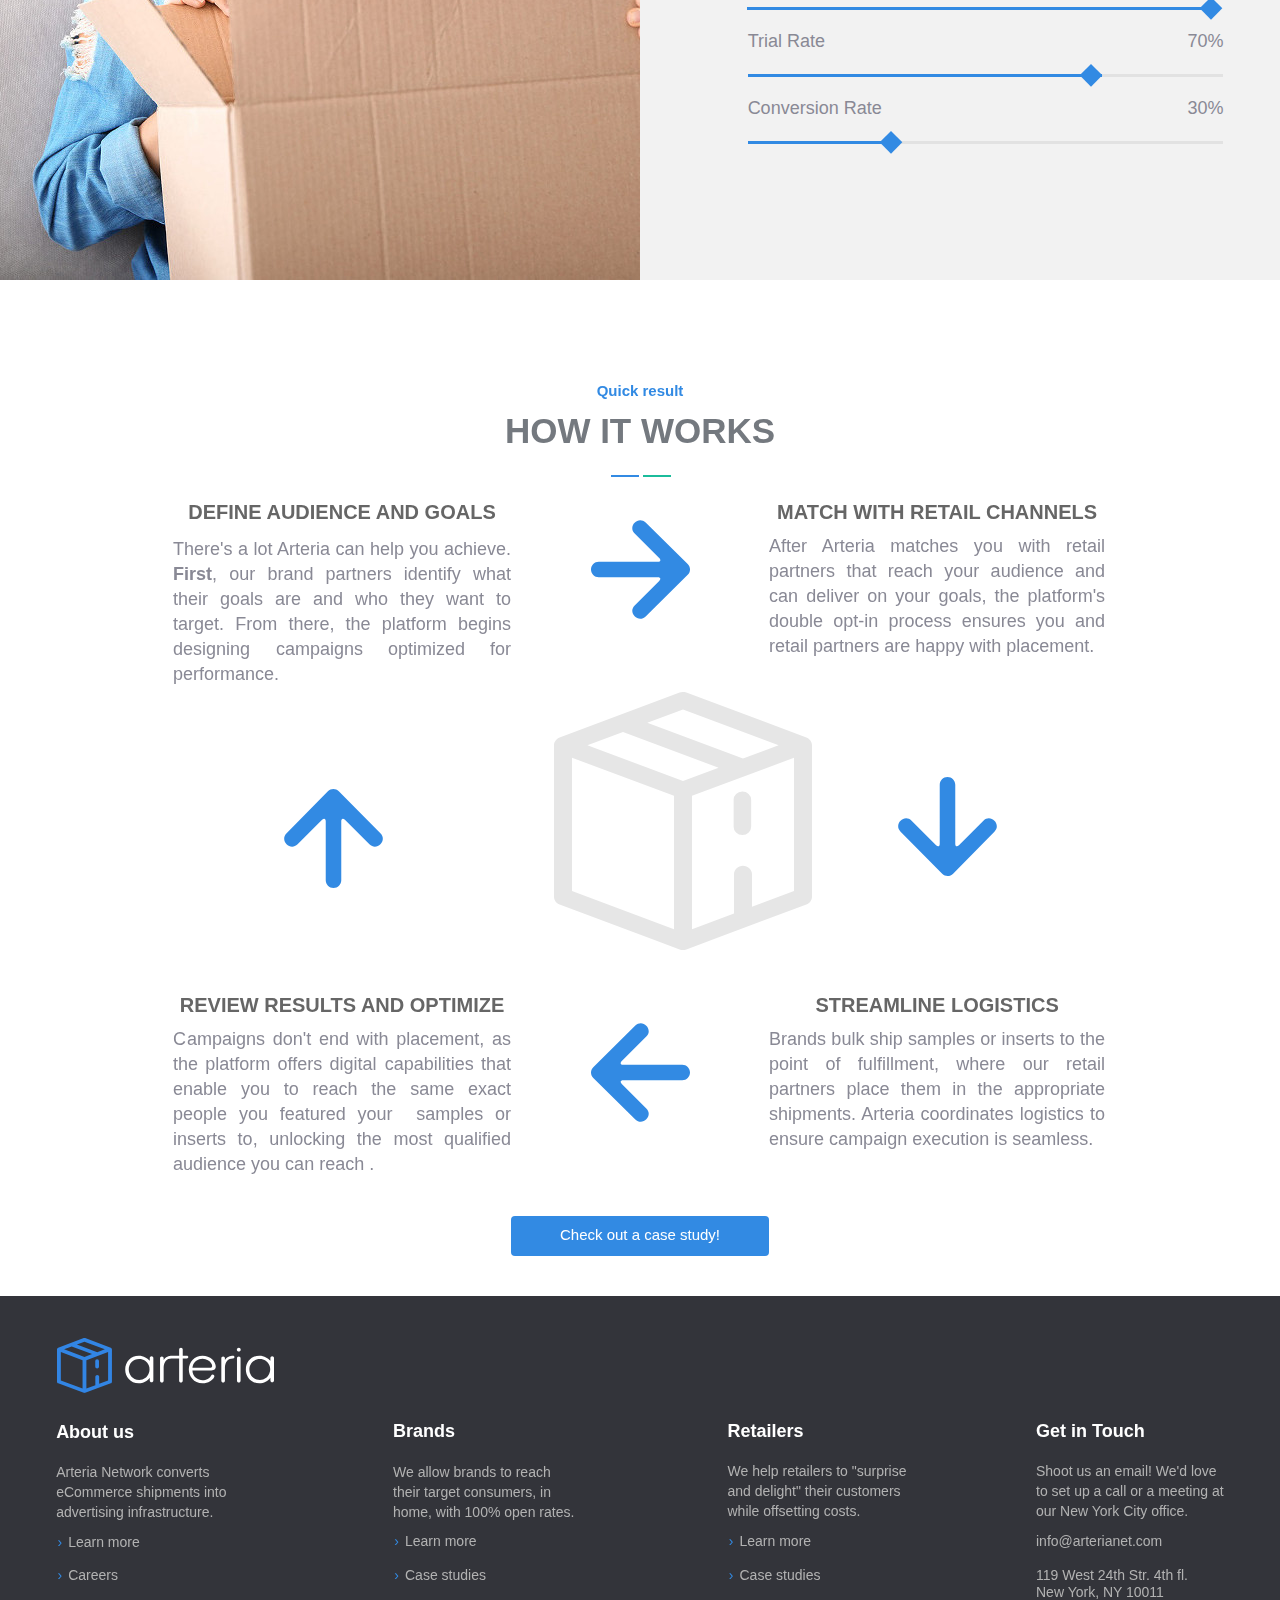
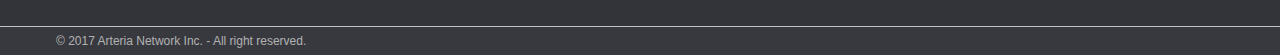
<file: brands.html>
<!DOCTYPE html>
<html class="nojs html css_verticalspacer" lang="en-US">
 <head>

  <meta http-equiv="Content-type" content="text/html;charset=UTF-8"/>
  <meta name="generator" content="2017.0.4.363"/>
  <meta name="viewport" content="width=device-width, initial-scale=1.0"/>
  
  <script type="text/javascript">
   // Update the 'nojs'/'js' class on the html node
document.documentElement.className = document.documentElement.className.replace(/\bnojs\b/g, 'js');

// Check that all required assets are uploaded and up-to-date
if(typeof Muse == "undefined") window.Muse = {}; window.Muse.assets = {"required":["museutils.js", "museconfig.js", "jquery.musemenu.js", "jquery.musepolyfill.bgsize.js", "jquery.watch.js", "webpro.js", "musewpdisclosure.js", "jquery.museresponsive.js", "require.js", "brands.css"], "outOfDate":[]};
</script>
  
  <title>Arteria Network : Brands</title>
  <!-- CSS -->
  <link rel="stylesheet" type="text/css" href="css/site_global.css?crc=3911349242"/>
  <link rel="stylesheet" type="text/css" href="css/master_arteria-navigation.css?crc=4209233789"/>
  <link rel="stylesheet" type="text/css" href="css/brands.css?crc=4009291061" id="pagesheet"/>
  <!-- IE-only CSS -->
  <!--[if lt IE 9]>
  <link rel="stylesheet" type="text/css" href="css/iefonts_brands.css?crc=32709209"/>
  <link rel="stylesheet" type="text/css" href="css/nomq_preview_master_arteria-navigation.css?crc=435237628"/>
  <link rel="stylesheet" type="text/css" href="css/nomq_brands.css?crc=3912681468" id="nomq_pagesheet"/>
  <![endif]-->
  <!-- Other scripts -->
  <script type="text/javascript">
   var __adobewebfontsappname__ = "muse";
</script>
  <!-- JS includes -->
  <script src="https://webfonts.creativecloud.com/lato:n4:default;raleway:n8,n4,n7,n6:default.js" type="text/javascript"></script>
  <!--[if lt IE 9]>
  <script src="scripts/html5shiv.js?crc=4241844378" type="text/javascript"></script>
  <![endif]-->
    <!--custom head HTML-->
  <link rel="apple-touch-icon" sizes="57x57" href="/assets/apple-icon-57x57.png">
<link rel="apple-touch-icon" sizes="60x60" href="/assets/apple-icon-60x60.png">
<link rel="apple-touch-icon" sizes="72x72" href="/assets/apple-icon-72x72.png">
<link rel="apple-touch-icon" sizes="76x76" href="/assets/apple-icon-76x76.png">
<link rel="apple-touch-icon" sizes="114x114" href="/assets/apple-icon-114x114.png">
<link rel="apple-touch-icon" sizes="120x120" href="/assets/apple-icon-120x120.png">
<link rel="apple-touch-icon" sizes="144x144" href="/assets/apple-icon-144x144.png">
<link rel="apple-touch-icon" sizes="152x152" href="/assets/apple-icon-152x152.png">
<link rel="apple-touch-icon" sizes="180x180" href="/assets/apple-icon-180x180.png">
<link rel="icon" type="image/png" sizes="192x192"  href="/assets/android-icon-192x192.png">
<link rel="icon" type="image/png" sizes="32x32" href="/assets/favicon-32x32.png">
<link rel="icon" type="image/png" sizes="96x96" href="/assets/favicon-96x96.png">
<link rel="icon" type="image/png" sizes="16x16" href="/assets/favicon-16x16.png">
<link rel="manifest" href="/assets/manifest.json">
<meta name="msapplication-TileColor" content="#ffffff">
<meta name="msapplication-TileImage" content="/assets/ms-icon-144x144.png">
<meta name="theme-color" content="#ffffff">

<!-- <script src="https://use.fontawesome.com/3cbf20b333.js"></script> -->

<script>
  (function(i,s,o,g,r,a,m){i['GoogleAnalyticsObject']=r;i[r]=i[r]||function(){
  (i[r].q=i[r].q||[]).push(arguments)},i[r].l=1*new Date();a=s.createElement(o),
  m=s.getElementsByTagName(o)[0];a.async=1;a.src=g;m.parentNode.insertBefore(a,m)
  })(window,document,'script','https://www.google-analytics.com/analytics.js','ga');

  ga('create', 'UA-104335722-1', 'auto');
  ga('send', 'pageview');

</script>
 </head>
 <body>

  <div class="breakpoint active" id="bp_infinity" data-min-width="1201"><!-- responsive breakpoint node -->
   <div class="clearfix borderbox" id="page"><!-- column -->
    <div class="position_content" id="page_position_content">
     <div class="clearfix colelem" id="pu327009"><!-- group -->
      <div class="browser_width shared_content" id="u327009-bw" data-content-guid="u327009-bw_content">
       <div class="rgba-background" id="u327009"><!-- simple frame --></div>
      </div>
      <div class="browser_width shared_content" id="u327010-4-bw" data-content-guid="u327010-4-bw_content">
       <div class="clearfix" id="u327010-4"><!-- content -->
        <p id="u327010-2"><span class="h1-48" id="u327010">Brands</span></p>
       </div>
      </div>
      <div class="browser_width shared_content" id="u218-bw" data-content-guid="u218-bw_content">
       <div class="shadow" id="u218"><!-- simple frame --></div>
      </div>
      <a class="nonblock nontext transition rounded-corners clearfix" id="u40380-4" href="contact-us.html"><!-- content --><p>Contact us</p></a>
      <nav class="MenuBar clearfix" id="menuu109919"><!-- horizontal box -->
       <div class="MenuItemContainer clearfix grpelem" id="u109920"><!-- vertical box -->
        <a class="nonblock nontext MenuItem MenuItemWithSubMenu transition clearfix colelem" id="u109923" href="index.html"><!-- horizontal box --><div class="MenuItemLabel NoWrap clearfix grpelem" id="u109926-4"><!-- content --><p>home</p></div></a>
       </div>
       <div class="MenuItemContainer clearfix grpelem" id="u110298"><!-- vertical box -->
        <a class="nonblock nontext MenuItem MenuItemWithSubMenu transition clearfix colelem" id="u110301" href="about-us.html"><!-- horizontal box --><div class="MenuItemLabel NoWrap clearfix grpelem" id="u110302-4"><!-- content --><p>about</p></div></a>
       </div>
       <div class="MenuItemContainer clearfix grpelem" id="u110232"><!-- vertical box -->
        <a class="nonblock nontext MenuItem MenuItemWithSubMenu MuseMenuActive transition clearfix colelem" id="u110235" href="brands.html"><!-- horizontal box --><div class="MenuItemLabel NoWrap clearfix grpelem" id="u110236-4"><!-- content --><p>Brands</p></div></a>
       </div>
       <div class="MenuItemContainer clearfix grpelem" id="u110487"><!-- vertical box -->
        <a class="nonblock nontext MenuItem MenuItemWithSubMenu transition clearfix colelem" id="u110488" href="retailers.html"><!-- horizontal box --><div class="MenuItemLabel NoWrap clearfix grpelem" id="u110489-4"><!-- content --><p>Retailers</p></div></a>
       </div>
       <div class="MenuItemContainer clearfix grpelem" id="u175518"><!-- vertical box -->
        <a class="nonblock nontext MenuItem MenuItemWithSubMenu transition clearfix colelem" id="u175519" href="careers.html"><!-- horizontal box --><div class="MenuItemLabel NoWrap clearfix grpelem" id="u175521-4"><!-- content --><p>careers</p></div></a>
       </div>
      </nav>
      <a class="nonblock nontext clip_frame" id="u315765" href="index.html"><!-- svg --><img class="svg temp_no_img_src" id="u315761" data-orig-src="images/arteria-logo-dark.svg?crc=178099619" width="237" height="60" alt="" data-mu-svgfallback="images/arteria-logo-dark_poster_.png?crc=4025672716" src="images/blank.gif?crc=4208392903"/></a>
     </div>
     <div class="clearfix colelem" id="pu327013"><!-- group -->
      <div class="browser_width grpelem" id="u327013-bw">
       <div class="shadow" id="u327013"><!-- column -->
        <div class="clearfix" id="u327013_align_to_page">
         <div class="clearfix colelem shared_content" id="u327122" data-content-guid="u327122_content"><!-- group -->
          <div class="grpelem" id="u327123"><!-- simple frame --></div>
          <div class="grpelem" id="u327124"><!-- simple frame --></div>
         </div>
         <div class="clearfix colelem" id="pu327458"><!-- group -->
          <div class="clearfix grpelem shared_content" id="u327458" data-content-guid="u327458_content"><!-- column -->
           <div class="clearfix colelem" id="pu327460"><!-- group -->
            <div class="btn gradient rounded-corners grpelem" id="u327460" data-mu-ie-matrix="progid:DXImageTransform.Microsoft.Matrix(M11=0.7071,M12=-0.7071,M21=0.7071,M22=0.7071,SizingMethod='auto expand')" data-mu-ie-matrix-dx="-14" data-mu-ie-matrix-dy="-14"><!-- simple frame --></div>
            <div class="clip_frame grpelem" id="u333917"><!-- svg -->
             <img class="svg temp_no_img_src" id="u333913" data-orig-src="images/drive-qualified-traffic.svg?crc=3788443783" width="46" height="46" alt="" data-mu-svgfallback="images/drive-qualified-traffic_poster_.png?crc=536463263" src="images/blank.gif?crc=4208392903"/>
            </div>
           </div>
           <div class="clearfix colelem" id="u327459-7"><!-- content -->
            <p id="u327459-2">Drive Qualified Traffic</p>
            <p id="u327459-3">&nbsp;</p>
            <p id="u327459-5">Drive traffic to your website, eCommerce store, a social profile, or any other site.</p>
           </div>
          </div>
          <div class="clearfix grpelem shared_content" id="u327453" data-content-guid="u327453_content"><!-- column -->
           <div class="clearfix colelem" id="pu327457"><!-- group -->
            <div class="btn gradient rounded-corners grpelem" id="u327457" data-mu-ie-matrix="progid:DXImageTransform.Microsoft.Matrix(M11=0.7071,M12=-0.7071,M21=0.7071,M22=0.7071,SizingMethod='auto expand')" data-mu-ie-matrix-dx="-14" data-mu-ie-matrix-dy="-14"><!-- simple frame --></div>
            <div class="clip_frame grpelem" id="u333937"><!-- svg -->
             <img class="svg temp_no_img_src" id="u333933" data-orig-src="images/collect-contact-information.svg?crc=389807835" width="43" height="43" alt="" data-mu-svgfallback="images/collect-contact-information_poster_.png?crc=383874364" src="images/blank.gif?crc=4208392903"/>
            </div>
           </div>
           <div class="clearfix colelem" id="u327456-7"><!-- content -->
            <p id="u327456-2">Develop CRM Capabilities</p>
            <p id="u327456-3">&nbsp;</p>
            <p id="u327456-5">Collect contact information like emails, SMS numbers, addresses, and more.</p>
           </div>
          </div>
          <div class="clearfix grpelem shared_content" id="u327448" data-content-guid="u327448_content"><!-- column -->
           <div class="clearfix colelem" id="pu327451"><!-- group -->
            <div class="btn gradient rounded-corners grpelem" id="u327451" data-mu-ie-matrix="progid:DXImageTransform.Microsoft.Matrix(M11=0.7071,M12=-0.7071,M21=0.7071,M22=0.7071,SizingMethod='auto expand')" data-mu-ie-matrix-dx="-14" data-mu-ie-matrix-dy="-14"><!-- simple frame --></div>
            <div class="clip_frame grpelem" id="u334121"><!-- svg -->
             <img class="svg temp_no_img_src" id="u334117" data-orig-src="images/discover-audience-insights.svg?crc=322961023" width="46" height="46" alt="" data-mu-svgfallback="images/discover-audience-insights_poster_.png?crc=3965038868" src="images/blank.gif?crc=4208392903"/>
            </div>
           </div>
           <div class="clearfix colelem" id="u327452-7"><!-- content -->
            <p id="u327452-2">Discover Audience Insights</p>
            <p id="u327452-3">&nbsp;</p>
            <p id="u327452-5">Gain insights from your target audience&nbsp; that enable data-drive decisions,</p>
           </div>
          </div>
         </div>
         <div class="clearfix colelem" id="pu327463"><!-- group -->
          <div class="clearfix grpelem shared_content" id="u327463" data-content-guid="u327463_content"><!-- column -->
           <div class="clearfix colelem" id="pu327464"><!-- group -->
            <div class="btn gradient rounded-corners grpelem" id="u327464" data-mu-ie-matrix="progid:DXImageTransform.Microsoft.Matrix(M11=0.7071,M12=-0.7071,M21=0.7071,M22=0.7071,SizingMethod='auto expand')" data-mu-ie-matrix-dx="-14" data-mu-ie-matrix-dy="-14"><!-- simple frame --></div>
            <div class="clip_frame grpelem" id="u334003"><!-- svg -->
             <img class="svg temp_no_img_src" id="u333999" data-orig-src="images/increase-sales-volume.svg?crc=132188144" width="46" height="46" alt="" data-mu-svgfallback="images/increase-sales-volume_poster_.png?crc=159720241" src="images/blank.gif?crc=4208392903"/>
            </div>
           </div>
           <div class="clearfix colelem" id="u327465-7"><!-- content -->
            <p id="u327465-2">Increase Sales Volume</p>
            <p id="u327465-3">&nbsp;</p>
            <p id="u327465-5">Drive attributable sales online or in-store, through your preferred retailers.</p>
           </div>
          </div>
          <div class="clearfix grpelem shared_content" id="u327732" data-content-guid="u327732_content"><!-- column -->
           <div class="clearfix colelem" id="pu327736"><!-- group -->
            <div class="btn gradient rounded-corners grpelem" id="u327736" data-mu-ie-matrix="progid:DXImageTransform.Microsoft.Matrix(M11=0.7071,M12=-0.7071,M21=0.7071,M22=0.7071,SizingMethod='auto expand')" data-mu-ie-matrix-dx="-14" data-mu-ie-matrix-dy="-14"><!-- simple frame --></div>
            <div class="clip_frame grpelem" id="u334141"><!-- svg -->
             <img class="svg temp_no_img_src" id="u334137" data-orig-src="images/improve-audience-targeting.svg?crc=4208428813" width="46" height="46" alt="" data-mu-svgfallback="images/improve-audience-targeting_poster_.png?crc=165715923" src="images/blank.gif?crc=4208392903"/>
            </div>
           </div>
           <div class="clearfix colelem" id="u327733-7"><!-- content -->
            <p id="u327733-2">Improve Audience Targeting</p>
            <p id="u327733-3">&nbsp;</p>
            <p id="u327733-5">Refine best performing audiences, and increase ROAS by optimizing spend.</p>
           </div>
          </div>
          <div class="clearfix grpelem shared_content" id="u327737" data-content-guid="u327737_content"><!-- column -->
           <div class="clearfix colelem" id="pu327741"><!-- group -->
            <div class="btn gradient rounded-corners grpelem" id="u327741" data-mu-ie-matrix="progid:DXImageTransform.Microsoft.Matrix(M11=0.7071,M12=-0.7071,M21=0.7071,M22=0.7071,SizingMethod='auto expand')" data-mu-ie-matrix-dx="-14" data-mu-ie-matrix-dy="-14"><!-- simple frame --></div>
            <div class="clip_frame grpelem" id="u334101"><!-- svg -->
             <img class="svg temp_no_img_src" id="u334097" data-orig-src="images/drive-social-amplification.svg?crc=174635933" width="46" height="46" alt="" data-mu-svgfallback="images/drive-social-amplification_poster_.png?crc=3876100459" src="images/blank.gif?crc=4208392903"/>
            </div>
           </div>
           <div class="clearfix colelem" id="u327740-7"><!-- content -->
            <p id="u327740-2">Drive Social Amplification</p>
            <p id="u327740-3">&nbsp;</p>
            <p id="u327740-5">Spark and amplify conversation about your brand on social media platforms.</p>
           </div>
          </div>
         </div>
         <div class="clearfix colelem" id="pu330824"><!-- group -->
          <div class="museBGSize grpelem shared_content" id="u330824" data-content-guid="u330824_content"><!-- simple frame --></div>
          <div class="grpelem" id="u330823"><!-- simple frame --></div>
          <div class="clearfix grpelem" id="pu330826-4"><!-- column -->
           <div class="clearfix colelem shared_content" id="u330826-4" data-content-guid="u330826-4_content"><!-- content -->
            <p id="u330826-2">Some Numbers</p>
           </div>
           <div class="clearfix colelem shared_content" id="u330827-4" data-content-guid="u330827-4_content"><!-- content -->
            <p id="u330827-2"><span class="h2" id="u330827">What You Get</span></p>
           </div>
           <div class="clearfix colelem shared_content" id="u330828" data-content-guid="u330828_content"><!-- group -->
            <div class="grpelem" id="u330829"><!-- simple frame --></div>
            <div class="grpelem" id="u330830"><!-- simple frame --></div>
           </div>
           <div class="clearfix colelem shared_content" id="u330825-4" data-content-guid="u330825-4_content"><!-- content -->
            <p id="u330825-2">Product sampling generally leads to very high conversions. With our advanced targeting and digital re-marketing capabilities, our partners enjoy unparalleled results.</p>
           </div>
           <div class="clearfix colelem shared_content" id="u332748" data-content-guid="u332748_content"><!-- column -->
            <div class="clearfix colelem shared_content" id="pu330831-4" data-content-guid="pu330831-4_content"><!-- group -->
             <div class="clearfix grpelem" id="u330831-4"><!-- content -->
              <p>Open Rate</p>
             </div>
             <div class="clearfix grpelem" id="u330832-4"><!-- content -->
              <p>100%</p>
             </div>
            </div>
            <div class="clearfix colelem" id="u332742"><!-- group -->
             <div class="clearfix grpelem shared_content" id="u330839" data-content-guid="u330839_content"><!-- group -->
              <div class="grpelem" id="u330843"><!-- simple frame --></div>
             </div>
             <div class="grpelem" id="u330847" data-mu-ie-matrix="progid:DXImageTransform.Microsoft.Matrix(M11=0.7071,M12=-0.7071,M21=0.7071,M22=0.7071,SizingMethod='auto expand')" data-mu-ie-matrix-dx="-3" data-mu-ie-matrix-dy="-3"><!-- simple frame --></div>
            </div>
           </div>
           <div class="clearfix colelem shared_content" id="u332754" data-content-guid="u332754_content"><!-- column -->
            <div class="clearfix colelem shared_content" id="pu332756-4" data-content-guid="pu332756-4_content"><!-- group -->
             <div class="clearfix grpelem" id="u332756-4"><!-- content -->
              <p>Trial Rate</p>
             </div>
             <div class="clearfix grpelem" id="u332755-4"><!-- content -->
              <p>70%</p>
             </div>
            </div>
            <div class="clearfix colelem" id="u332757"><!-- group -->
             <div class="clearfix grpelem shared_content" id="u332758" data-content-guid="u332758_content"><!-- group -->
              <div class="grpelem" id="u332760"><!-- simple frame --></div>
             </div>
             <div class="grpelem" id="u332759" data-mu-ie-matrix="progid:DXImageTransform.Microsoft.Matrix(M11=0.7071,M12=-0.7071,M21=0.7071,M22=0.7071,SizingMethod='auto expand')" data-mu-ie-matrix-dx="-3" data-mu-ie-matrix-dy="-3"><!-- simple frame --></div>
            </div>
           </div>
           <div class="clearfix colelem shared_content" id="u332820" data-content-guid="u332820_content"><!-- column -->
            <div class="clearfix colelem shared_content" id="pu332821-4" data-content-guid="pu332821-4_content"><!-- group -->
             <div class="clearfix grpelem" id="u332821-4"><!-- content -->
              <p>Conversion Rate</p>
             </div>
             <div class="clearfix grpelem" id="u332822-4"><!-- content -->
              <p>30%</p>
             </div>
            </div>
            <div class="clearfix colelem" id="u332823"><!-- group -->
             <div class="clearfix grpelem shared_content" id="u332825" data-content-guid="u332825_content"><!-- group -->
              <div class="grpelem" id="u332824"><!-- simple frame --></div>
             </div>
             <div class="grpelem" id="u332826" data-mu-ie-matrix="progid:DXImageTransform.Microsoft.Matrix(M11=0.7071,M12=-0.7071,M21=0.7071,M22=0.7071,SizingMethod='auto expand')" data-mu-ie-matrix-dx="-3" data-mu-ie-matrix-dy="-3"><!-- simple frame --></div>
            </div>
           </div>
          </div>
         </div>
         <div class="clearfix colelem shared_content" id="u328755-4" data-content-guid="u328755-4_content"><!-- content -->
          <p>Quick result</p>
         </div>
         <div class="clearfix colelem shared_content" id="u328756-4" data-content-guid="u328756-4_content"><!-- content -->
          <p id="u328756-2"><span class="h2" id="u328756">How It Works</span></p>
         </div>
         <div class="clearfix colelem shared_content" id="u328757" data-content-guid="u328757_content"><!-- group -->
          <div class="grpelem" id="u328759"><!-- simple frame --></div>
          <div class="grpelem" id="u328758"><!-- simple frame --></div>
         </div>
         <div class="clearfix colelem" id="pu332906"><!-- group -->
          <div class="clearfix grpelem" id="u332906"><!-- group -->
           <div class="clearfix grpelem" id="pu328761-12"><!-- column -->
            <div class="clearfix colelem shared_content" id="u328761-12" data-content-guid="u328761-12_content"><!-- content -->
             <p id="u328761-2">Define Audience and Goals</p>
             <p id="u328761-3">&nbsp;</p>
             <p id="u328761-10">There's a lot Arteria can help you achieve. <span id="u328761-5">First</span>, our brand partners identify what their goals are and who they want to target. From there, the platform begins designing<span id="u328761-7"> </span>campaigns optimized for performance.<span id="u328761-9"></span></p>
            </div>
            <div class="clip_frame colelem" id="u332198"><!-- svg -->
             <img class="svg temp_no_img_src" id="u332194" data-orig-src="images/blue-arrow-up.svg?crc=493464291" width="99" height="99" alt="" data-mu-svgfallback="images/blue-arrow-up_poster_.png?crc=20637336" src="images/blank.gif?crc=4208392903"/>
            </div>
            <div class="clearfix colelem shared_content" id="u328770-10" data-content-guid="u328770-10_content"><!-- content -->
             <p id="u328770-2">Review Results and OptimIze</p>
             <p id="u328770-3">&nbsp;</p>
             <p id="u328770-8"><span id="u328770-4">C</span>ampaigns don't end with placement, as the platform offers digital<span id="u328770-6"> </span>capabilities that enable you to reach the same exact people you featured your&nbsp; samples or inserts to, unlocking the most qualified audience you can reach .</p>
            </div>
           </div>
           <div class="clearfix grpelem" id="pu332138"><!-- column -->
            <div class="clip_frame colelem" id="u332138"><!-- svg -->
             <img class="svg temp_no_img_src" id="u332134" data-orig-src="images/blue-arrow-right.svg?crc=310586205" width="99" height="99" alt="" data-mu-svgfallback="images/blue-arrow-right_poster_.png?crc=424415327" src="images/blank.gif?crc=4208392903"/>
            </div>
            <div class="clip_frame colelem" id="u332178"><!-- svg -->
             <img class="svg temp_no_img_src" id="u332174" data-orig-src="images/blue-arrow-left.svg?crc=309650309" width="99" height="99" alt="" data-mu-svgfallback="images/blue-arrow-left_poster_.png?crc=4078384740" src="images/blank.gif?crc=4208392903"/>
            </div>
           </div>
           <div class="clearfix grpelem" id="pu328765-7"><!-- column -->
            <div class="clearfix colelem shared_content" id="u328765-7" data-content-guid="u328765-7_content"><!-- content -->
             <p id="u328765-2">Match with retail Channels</p>
             <p id="u328765-3">&nbsp;</p>
             <p id="u328765-5">After Arteria matches you with retail partners that reach your audience and can deliver on your goals, the platform's double opt-in process ensures you and retail partners are happy with placement.</p>
            </div>
            <div class="clip_frame colelem" id="u332158"><!-- svg -->
             <img class="svg temp_no_img_src" id="u332154" data-orig-src="images/blue-arrow-down.svg?crc=3788082149" width="99" height="99" alt="" data-mu-svgfallback="images/blue-arrow-down_poster_.png?crc=519825649" src="images/blank.gif?crc=4208392903"/>
            </div>
            <div class="clearfix colelem shared_content" id="u328768-7" data-content-guid="u328768-7_content"><!-- content -->
             <p id="u328768-2">Streamline Logistics</p>
             <p id="u328768-3">&nbsp;</p>
             <p id="u328768-5">Brands bulk ship samples or inserts to the point of fulfillment, where our retail partners place them in the appropriate shipments. Arteria coordinates logistics to ensure campaign execution is seamless.</p>
            </div>
           </div>
          </div>
          <div class="clip_frame grpelem" id="u332916"><!-- svg -->
           <img class="svg temp_no_img_src" id="u332912" data-orig-src="images/arteria-logo-grey-box.svg?crc=4156404329" width="258" height="258" alt="" data-mu-svgfallback="images/arteria-logo-grey-box_poster_.png?crc=4031463718" src="images/blank.gif?crc=4208392903"/>
          </div>
         </div>
         <a class="nonblock nontext transition rounded-corners clearfix colelem" id="u334836-4" href="brand-case-study.html"><!-- content --><p>Check out a case study!</p></a>
        </div>
       </div>
      </div>
      <div class="browser_width grpelem shared_content" id="u327126-4-bw" data-content-guid="u327126-4-bw_content">
       <div class="clearfix" id="u327126-4"><!-- content -->
        <p id="u327126-2">Arteria Network allows brands to reach their target consumers, in home, with 100% open rates. Our capabilities and services for brands include:</p>
       </div>
      </div>
      <div class="browser_width grpelem shared_content" id="u327127-4-bw" data-content-guid="u327127-4-bw_content">
       <div class="clearfix" id="u327127-4"><!-- content -->
        <p id="u327127-2"><span class="h2" id="u327127">How We Help Brands</span></p>
       </div>
      </div>
     </div>
     <div class="verticalspacer" data-offset-top="2897" data-content-above-spacer="2896" data-content-below-spacer="358"></div>
     <div class="browser_width colelem shared_content" id="u80544-bw" data-content-guid="u80544-bw_content">
      <div id="u80544"><!-- group -->
       <div class="clearfix" id="u80544_align_to_page">
        <div class="clearfix grpelem" id="pu315733"><!-- column -->
         <a class="nonblock nontext clip_frame colelem shared_content" id="u315733" href="index.html" data-content-guid="u315733_content"><!-- svg --><img class="svg temp_no_img_src" id="u315729" data-orig-src="images/arteria-logo-white.svg?crc=3970811726" width="217" height="55" alt="" data-mu-svgfallback="images/arteria-logo-white_poster_.png?crc=439593084" src="images/blank.gif?crc=4208392903"/></a>
         <div class="clearfix colelem shared_content" id="u322368" data-content-guid="u322368_content"><!-- column -->
          <div class="clearfix colelem" id="u80606-4"><!-- content -->
           <p>About us</p>
          </div>
          <div class="clearfix colelem" id="u315262-4"><!-- content -->
           <p>Arteria Network converts eCommerce shipments into advertising infrastructure.</p>
          </div>
          <div class="Footer-Link clearfix colelem" id="u315307-6"><!-- content -->
           <ul class="list0 nls-None" id="u315307-4">
            <li id="u315307-3"><a class="nonblock" href="about-us.html"><span id="u315307">Learn more</span></a></li>
           </ul>
          </div>
          <div class="Footer-Link clearfix colelem" id="u315308-6"><!-- content -->
           <ul class="list0 nls-None" id="u315308-4">
            <li><a class="nonblock" href="careers.html"><span id="u315308">Careers</span></a></li>
           </ul>
          </div>
         </div>
        </div>
        <div class="clearfix grpelem shared_content" id="u322374" data-content-guid="u322374_content"><!-- column -->
         <div class="clearfix colelem" id="u80779-4"><!-- content -->
          <p>Brands</p>
         </div>
         <div class="clearfix colelem" id="u315241-4"><!-- content -->
          <p>We allow brands to reach their target consumers, in home, with 100% open rates.</p>
         </div>
         <div class="Footer-Link clearfix colelem" id="u315242-6"><!-- content -->
          <ul class="list0 nls-None" id="u315242-4">
           <li><a class="nonblock" href="brands.html">Learn more</a></li>
          </ul>
         </div>
         <div class="Footer-Link clearfix colelem" id="u315274-6"><!-- content -->
          <ul class="list0 nls-None" id="u315274-4">
           <li><a class="nonblock" href="brand-case-study.html">Case studies</a></li>
          </ul>
         </div>
        </div>
        <div class="clearfix grpelem shared_content" id="u322380" data-content-guid="u322380_content"><!-- column -->
         <div class="clearfix colelem" id="u100113-4"><!-- content -->
          <p>Retailers</p>
         </div>
         <div class="clearfix colelem" id="u315220-4"><!-- content -->
          <p>We help retailers to &quot;surprise and delight&quot; their customers while offsetting costs.</p>
         </div>
         <div class="Footer-Link clearfix colelem" id="u315286-6"><!-- content -->
          <ul class="list0 nls-None" id="u315286-4">
           <li><a class="nonblock" href="retailers.html">Learn more</a></li>
          </ul>
         </div>
         <div class="Footer-Link clearfix colelem" id="u315287-6"><!-- content -->
          <ul class="list0 nls-None" id="u315287-4">
           <li><a class="nonblock" href="retailer-case-study.html">Case studies</a></li>
          </ul>
         </div>
        </div>
        <div class="clearfix grpelem shared_content" id="u322386" data-content-guid="u322386_content"><!-- column -->
         <div class="clearfix colelem" id="u81486-4"><!-- content -->
          <p>Get in Touch</p>
         </div>
         <div class="clearfix colelem" id="u315868-4"><!-- content -->
          <p>Shoot us an email! We'd love to set up a call or a meeting at our New York City office.</p>
         </div>
         <div class="Footer-Link clearfix colelem" id="u81487-5"><!-- content -->
          <p><a class="nonblock" href="mailto:info@arterianet.com"><span id="u81487">info@arterianet.com</span></a></p>
         </div>
         <div class="Footer-Link clearfix colelem" id="u81489-8"><!-- content -->
          <p><a class="nonblock" href="https://www.google.com/maps?q=119+West+24th+Str.,+New+York,+NY+10011" target="_blank"><span id="u81489-4">119 West 24th Str. 4th fl.<br/>New York, NY 10011</span></a></p>
         </div>
        </div>
       </div>
      </div>
     </div>
     <div class="browser_width colelem shared_content" id="u81580-bw" data-content-guid="u81580-bw_content">
      <div id="u81580"><!-- group -->
       <div class="clearfix" id="u81580_align_to_page">
        <div class="Footer-Link clearfix grpelem" id="u80640-4"><!-- content -->
         <p id="u80640-2"><span id="u80640">© 2017 Arteria Network Inc. - All right reserved.</span></p>
        </div>
       </div>
      </div>
     </div>
    </div>
   </div>
   <div class="preload_images">
    <img class="preload temp_no_img_src" data-orig-src="images/menu-bg.gif?crc=133413637" alt="" src="images/blank.gif?crc=4208392903"/>
   </div>
  </div>
  <div class="breakpoint" id="bp_1200" data-min-width="901" data-max-width="1200"><!-- responsive breakpoint node -->
   <div class="clearfix borderbox temp_no_id" data-orig-id="page"><!-- column -->
    <div class="position_content temp_no_id" data-orig-id="page_position_content">
     <div class="clearfix colelem temp_no_id" data-orig-id="pu327009"><!-- group -->
      <span class="browser_width placeholder" data-placeholder-for="u327009-bw_content"><!-- placeholder node --></span>
      <span class="browser_width placeholder" data-placeholder-for="u327010-4-bw_content"><!-- placeholder node --></span>
      <span class="browser_width placeholder" data-placeholder-for="u218-bw_content"><!-- placeholder node --></span>
      <div class="browser_width" id="accordionu46521-bw">
       <ul class="AccordionWidget clearfix" id="accordionu46521"><!-- vertical box -->
        <li class="AccordionPanel clearfix colelem100" id="u46522"><!-- vertical box --><div class="AccordionPanelTab transition museBGSize clearfix colelem100" id="u46568-3"><!-- content --><p id="u46568" class="shared_content" data-content-guid="u46568_content">&nbsp;</p></div><div class="AccordionPanelContent disn clearfix colelem100" id="u46523"><!-- column --><nav class="MenuBar clearfix colelem" id="menuu46525"><!-- vertical box --><div class="MenuItemContainer borderbox clearfix colelem" id="u46547"><!-- horizontal box --><a class="nonblock nontext MenuItem MenuItemWithSubMenu borderbox transition clearfix grpelem" id="u46550" href="index.html"><!-- horizontal box --><div class="MenuItemLabel borderbox clearfix grpelem" id="u46552-4"><!-- content --><p id="u46552-2" class="shared_content" data-content-guid="u46552-2_content"><span id="u46552">Home</span></p></div></a></div><div class="MenuItemContainer borderbox clearfix colelem" id="u46533"><!-- horizontal box --><a class="nonblock nontext MenuItem MenuItemWithSubMenu borderbox transition clearfix grpelem" id="u46536" href="about-us.html"><!-- horizontal box --><div class="MenuItemLabel borderbox clearfix grpelem" id="u46538-4"><!-- content --><p id="u46538-2" class="shared_content" data-content-guid="u46538-2_content"><span id="u46538">About us</span></p></div></a></div><div class="MenuItemContainer borderbox clearfix colelem" id="u46554"><!-- horizontal box --><a class="nonblock nontext MenuItem MenuItemWithSubMenu MuseMenuActive borderbox transition clearfix grpelem" id="u46557" href="brands.html"><!-- horizontal box --><div class="MenuItemLabel borderbox clearfix grpelem" id="u46560-4"><!-- content --><p id="u46560-2" class="shared_content" data-content-guid="u46560-2_content"><span id="u46560">Brands</span></p></div></a></div><div class="MenuItemContainer borderbox clearfix colelem" id="u46540"><!-- horizontal box --><a class="nonblock nontext MenuItem MenuItemWithSubMenu borderbox transition clearfix grpelem" id="u46541" href="retailers.html"><!-- horizontal box --><div class="MenuItemLabel borderbox clearfix grpelem" id="u46542-4"><!-- content --><p id="u46542-2" class="shared_content" data-content-guid="u46542-2_content"><span id="u46542">Retailers</span></p></div></a></div><div class="MenuItemContainer borderbox clearfix colelem" id="u46526"><!-- horizontal box --><a class="nonblock nontext MenuItem MenuItemWithSubMenu borderbox transition clearfix grpelem" id="u46529" href="careers.html"><!-- horizontal box --><div class="MenuItemLabel borderbox clearfix grpelem" id="u46532-4"><!-- content --><p id="u46532-2" class="shared_content" data-content-guid="u46532-2_content"><span id="u46532">CAREERS</span></p></div></a></div></nav><a class="nonblock nontext transition rounded-corners clearfix colelem shared_content" id="u46524-4" href="contact-us.html" data-content-guid="u46524-4_content"><!-- content --><p>Contact us</p></a></div></li>
       </ul>
      </div>
      <a class="nonblock nontext clip_frame temp_no_id shared_content" href="index.html" data-orig-id="u315765" data-content-guid="u315765_content"><!-- svg --><img class="svg temp_no_id temp_no_img_src" data-orig-src="images/arteria-logo-dark.svg?crc=178099619" width="192" height="49" alt="" data-mu-svgfallback="images/arteria-logo-dark_poster_.png?crc=4025672716" data-orig-id="u315761" src="images/blank.gif?crc=4208392903"/></a>
     </div>
     <div class="clearfix colelem temp_no_id" data-orig-id="pu327013"><!-- group -->
      <div class="browser_width grpelem temp_no_id" data-orig-id="u327013-bw">
       <div class="shadow temp_no_id" data-orig-id="u327013"><!-- column -->
        <div class="clearfix temp_no_id" data-orig-id="u327013_align_to_page">
         <span class="clearfix colelem placeholder" data-placeholder-for="u327122_content"><!-- placeholder node --></span>
         <div class="clearfix colelem temp_no_id" data-orig-id="pu327458"><!-- group -->
          <span class="clearfix grpelem placeholder" data-placeholder-for="u327458_content"><!-- placeholder node --></span>
          <span class="clearfix grpelem placeholder" data-placeholder-for="u327453_content"><!-- placeholder node --></span>
         </div>
         <div class="clearfix colelem" id="pu327448"><!-- group -->
          <span class="clearfix grpelem placeholder" data-placeholder-for="u327448_content"><!-- placeholder node --></span>
          <span class="clearfix grpelem placeholder" data-placeholder-for="u327463_content"><!-- placeholder node --></span>
         </div>
         <div class="clearfix colelem" id="pu327732"><!-- group -->
          <span class="clearfix grpelem placeholder" data-placeholder-for="u327732_content"><!-- placeholder node --></span>
          <span class="clearfix grpelem placeholder" data-placeholder-for="u327737_content"><!-- placeholder node --></span>
         </div>
         <span class="clearfix colelem placeholder" data-placeholder-for="u328755-4_content"><!-- placeholder node --></span>
         <span class="clearfix colelem placeholder" data-placeholder-for="u328756-4_content"><!-- placeholder node --></span>
         <span class="clearfix colelem placeholder" data-placeholder-for="u328757_content"><!-- placeholder node --></span>
         <div class="clearfix colelem temp_no_id" data-orig-id="pu332906"><!-- group -->
          <div class="clearfix grpelem temp_no_id" data-orig-id="u332906"><!-- group -->
           <div class="clearfix grpelem temp_no_id" data-orig-id="pu328761-12"><!-- column -->
            <span class="clearfix colelem placeholder" data-placeholder-for="u328761-12_content"><!-- placeholder node --></span>
            <div class="clip_frame colelem temp_no_id" data-orig-id="u332198"><!-- svg -->
             <img class="svg temp_no_id temp_no_img_src" data-orig-src="images/blue-arrow-up.svg?crc=493464291" width="62" height="62" alt="" data-mu-svgfallback="images/blue-arrow-up_poster_.png?crc=20637336" data-orig-id="u332194" src="images/blank.gif?crc=4208392903"/>
            </div>
            <span class="clearfix colelem placeholder" data-placeholder-for="u328770-10_content"><!-- placeholder node --></span>
           </div>
           <div class="clearfix grpelem temp_no_id" data-orig-id="pu332138"><!-- column -->
            <div class="clip_frame colelem temp_no_id" data-orig-id="u332138"><!-- svg -->
             <img class="svg temp_no_id temp_no_img_src" data-orig-src="images/blue-arrow-right.svg?crc=310586205" width="62" height="62" alt="" data-mu-svgfallback="images/blue-arrow-right_poster_.png?crc=424415327" data-orig-id="u332134" src="images/blank.gif?crc=4208392903"/>
            </div>
            <div class="clip_frame colelem temp_no_id" data-orig-id="u332178"><!-- svg -->
             <img class="svg temp_no_id temp_no_img_src" data-orig-src="images/blue-arrow-left.svg?crc=309650309" width="62" height="62" alt="" data-mu-svgfallback="images/blue-arrow-left_poster_.png?crc=4078384740" data-orig-id="u332174" src="images/blank.gif?crc=4208392903"/>
            </div>
           </div>
           <div class="clearfix grpelem temp_no_id" data-orig-id="pu328765-7"><!-- column -->
            <span class="clearfix colelem placeholder" data-placeholder-for="u328765-7_content"><!-- placeholder node --></span>
            <div class="clip_frame colelem temp_no_id" data-orig-id="u332158"><!-- svg -->
             <img class="svg temp_no_id temp_no_img_src" data-orig-src="images/blue-arrow-down.svg?crc=3788082149" width="62" height="62" alt="" data-mu-svgfallback="images/blue-arrow-down_poster_.png?crc=519825649" data-orig-id="u332154" src="images/blank.gif?crc=4208392903"/>
            </div>
            <span class="clearfix colelem placeholder" data-placeholder-for="u328768-7_content"><!-- placeholder node --></span>
           </div>
          </div>
          <div class="clip_frame grpelem temp_no_id" data-orig-id="u332916"><!-- svg -->
           <img class="svg temp_no_id temp_no_img_src" data-orig-src="images/arteria-logo-grey-box.svg?crc=4156404329" width="161" height="161" alt="" data-mu-svgfallback="images/arteria-logo-grey-box_poster_.png?crc=4031463718" data-orig-id="u332912" src="images/blank.gif?crc=4208392903"/>
          </div>
         </div>
        </div>
       </div>
      </div>
      <div class="browser_width grpelem" id="u330823-bw">
       <div class="temp_no_id" data-orig-id="u330823"><!-- column -->
        <div class="clearfix" id="u330823_align_to_page">
         <span class="clearfix colelem placeholder" data-placeholder-for="u330826-4_content"><!-- placeholder node --></span>
         <span class="clearfix colelem placeholder" data-placeholder-for="u330827-4_content"><!-- placeholder node --></span>
         <span class="clearfix colelem placeholder" data-placeholder-for="u330828_content"><!-- placeholder node --></span>
         <span class="clearfix colelem placeholder" data-placeholder-for="u330825-4_content"><!-- placeholder node --></span>
         <span class="clearfix colelem placeholder" data-placeholder-for="u332748_content"><!-- placeholder node --></span>
         <span class="clearfix colelem placeholder" data-placeholder-for="u332754_content"><!-- placeholder node --></span>
         <span class="clearfix colelem placeholder" data-placeholder-for="u332820_content"><!-- placeholder node --></span>
        </div>
       </div>
      </div>
      <div class="browser_width grpelem" id="u330824-bw">
       <span class="museBGSize placeholder" data-placeholder-for="u330824_content"><!-- placeholder node --></span>
      </div>
      <span class="browser_width grpelem placeholder" data-placeholder-for="u327126-4-bw_content"><!-- placeholder node --></span>
      <span class="browser_width grpelem placeholder" data-placeholder-for="u327127-4-bw_content"><!-- placeholder node --></span>
     </div>
     <div class="verticalspacer" data-offset-top="3303" data-content-above-spacer="3303" data-content-below-spacer="358"></div>
     <span class="browser_width colelem placeholder" data-placeholder-for="u80544-bw_content"><!-- placeholder node --></span>
     <span class="browser_width colelem placeholder" data-placeholder-for="u81580-bw_content"><!-- placeholder node --></span>
    </div>
   </div>
  </div>
  <div class="breakpoint" id="bp_900" data-min-width="581" data-max-width="900"><!-- responsive breakpoint node -->
   <div class="clearfix borderbox temp_no_id" data-orig-id="page"><!-- column -->
    <div class="position_content temp_no_id" data-orig-id="page_position_content">
     <div class="clearfix colelem temp_no_id" data-orig-id="pu327009"><!-- group -->
      <span class="browser_width placeholder" data-placeholder-for="u327009-bw_content"><!-- placeholder node --></span>
      <span class="browser_width placeholder" data-placeholder-for="u327010-4-bw_content"><!-- placeholder node --></span>
      <span class="browser_width placeholder" data-placeholder-for="u218-bw_content"><!-- placeholder node --></span>
      <div class="browser_width temp_no_id" data-orig-id="accordionu46521-bw">
       <ul class="AccordionWidget clearfix temp_no_id" data-orig-id="accordionu46521"><!-- vertical box -->
        <li class="AccordionPanel clearfix colelem100 temp_no_id" data-orig-id="u46522"><!-- vertical box --><div class="AccordionPanelTab transition museBGSize clearfix colelem100 temp_no_id" data-orig-id="u46568-3"><!-- content --><span class="placeholder" data-placeholder-for="u46568_content"><!-- placeholder node --></span></div><div class="AccordionPanelContent disn clearfix colelem100 temp_no_id" data-orig-id="u46523"><!-- column --><nav class="MenuBar clearfix colelem temp_no_id" data-orig-id="menuu46525"><!-- vertical box --><div class="MenuItemContainer borderbox clearfix colelem temp_no_id" data-orig-id="u46547"><!-- horizontal box --><a class="nonblock nontext MenuItem MenuItemWithSubMenu borderbox transition clearfix grpelem temp_no_id" href="index.html" data-orig-id="u46550"><!-- horizontal box --><div class="MenuItemLabel borderbox clearfix grpelem temp_no_id" data-orig-id="u46552-4"><!-- content --><span class="placeholder" data-placeholder-for="u46552-2_content"><!-- placeholder node --></span></div></a></div><div class="MenuItemContainer borderbox clearfix colelem temp_no_id" data-orig-id="u46533"><!-- horizontal box --><a class="nonblock nontext MenuItem MenuItemWithSubMenu borderbox transition clearfix grpelem temp_no_id" href="about-us.html" data-orig-id="u46536"><!-- horizontal box --><div class="MenuItemLabel borderbox clearfix grpelem temp_no_id" data-orig-id="u46538-4"><!-- content --><span class="placeholder" data-placeholder-for="u46538-2_content"><!-- placeholder node --></span></div></a></div><div class="MenuItemContainer borderbox clearfix colelem temp_no_id" data-orig-id="u46554"><!-- horizontal box --><a class="nonblock nontext MenuItem MenuItemWithSubMenu MuseMenuActive borderbox transition clearfix grpelem temp_no_id" href="brands.html" data-orig-id="u46557"><!-- horizontal box --><div class="MenuItemLabel borderbox clearfix grpelem temp_no_id" data-orig-id="u46560-4"><!-- content --><span class="placeholder" data-placeholder-for="u46560-2_content"><!-- placeholder node --></span></div></a></div><div class="MenuItemContainer borderbox clearfix colelem temp_no_id" data-orig-id="u46540"><!-- horizontal box --><a class="nonblock nontext MenuItem MenuItemWithSubMenu borderbox transition clearfix grpelem temp_no_id" href="retailers.html" data-orig-id="u46541"><!-- horizontal box --><div class="MenuItemLabel borderbox clearfix grpelem temp_no_id" data-orig-id="u46542-4"><!-- content --><span class="placeholder" data-placeholder-for="u46542-2_content"><!-- placeholder node --></span></div></a></div><div class="MenuItemContainer borderbox clearfix colelem temp_no_id" data-orig-id="u46526"><!-- horizontal box --><a class="nonblock nontext MenuItem MenuItemWithSubMenu borderbox transition clearfix grpelem temp_no_id" href="careers.html" data-orig-id="u46529"><!-- horizontal box --><div class="MenuItemLabel borderbox clearfix grpelem temp_no_id" data-orig-id="u46532-4"><!-- content --><span class="placeholder" data-placeholder-for="u46532-2_content"><!-- placeholder node --></span></div></a></div></nav><span class="nonblock nontext transition rounded-corners clearfix colelem placeholder" data-placeholder-for="u46524-4_content"><!-- placeholder node --></span></div></li>
       </ul>
      </div>
      <span class="nonblock nontext clip_frame placeholder" data-placeholder-for="u315765_content"><!-- placeholder node --></span>
     </div>
     <div class="clearfix colelem temp_no_id" data-orig-id="pu327013"><!-- group -->
      <div class="browser_width grpelem temp_no_id" data-orig-id="u327013-bw">
       <div class="shadow temp_no_id" data-orig-id="u327013"><!-- column -->
        <div class="clearfix temp_no_id" data-orig-id="u327013_align_to_page">
         <span class="clearfix colelem placeholder" data-placeholder-for="u327122_content"><!-- placeholder node --></span>
         <span class="clearfix colelem placeholder" data-placeholder-for="u327458_content"><!-- placeholder node --></span>
         <span class="clearfix colelem placeholder" data-placeholder-for="u327453_content"><!-- placeholder node --></span>
         <span class="clearfix colelem placeholder" data-placeholder-for="u327448_content"><!-- placeholder node --></span>
         <span class="clearfix colelem placeholder" data-placeholder-for="u327463_content"><!-- placeholder node --></span>
         <span class="clearfix colelem placeholder" data-placeholder-for="u327732_content"><!-- placeholder node --></span>
         <span class="clearfix colelem placeholder" data-placeholder-for="u327737_content"><!-- placeholder node --></span>
         <span class="clearfix colelem placeholder" data-placeholder-for="u328755-4_content"><!-- placeholder node --></span>
         <span class="clearfix colelem placeholder" data-placeholder-for="u328756-4_content"><!-- placeholder node --></span>
         <span class="clearfix colelem placeholder" data-placeholder-for="u328757_content"><!-- placeholder node --></span>
         <div class="clearfix colelem temp_no_id" data-orig-id="u332906"><!-- column -->
          <span class="clearfix colelem placeholder" data-placeholder-for="u328761-12_content"><!-- placeholder node --></span>
          <span class="clearfix colelem placeholder" data-placeholder-for="u328765-7_content"><!-- placeholder node --></span>
          <span class="clearfix colelem placeholder" data-placeholder-for="u328768-7_content"><!-- placeholder node --></span>
          <span class="clearfix colelem placeholder" data-placeholder-for="u328770-10_content"><!-- placeholder node --></span>
         </div>
        </div>
       </div>
      </div>
      <div class="browser_width grpelem temp_no_id" data-orig-id="u330823-bw">
       <div class="temp_no_id" data-orig-id="u330823"><!-- column -->
        <div class="clearfix temp_no_id" data-orig-id="u330823_align_to_page">
         <span class="clearfix colelem placeholder" data-placeholder-for="u330826-4_content"><!-- placeholder node --></span>
         <span class="clearfix colelem placeholder" data-placeholder-for="u330827-4_content"><!-- placeholder node --></span>
         <span class="clearfix colelem placeholder" data-placeholder-for="u330828_content"><!-- placeholder node --></span>
         <span class="clearfix colelem placeholder" data-placeholder-for="u330825-4_content"><!-- placeholder node --></span>
         <span class="clearfix colelem placeholder" data-placeholder-for="u332748_content"><!-- placeholder node --></span>
         <span class="clearfix colelem placeholder" data-placeholder-for="u332754_content"><!-- placeholder node --></span>
         <span class="clearfix colelem placeholder" data-placeholder-for="u332820_content"><!-- placeholder node --></span>
        </div>
       </div>
      </div>
      <div class="browser_width grpelem temp_no_id" data-orig-id="u330824-bw">
       <span class="museBGSize placeholder" data-placeholder-for="u330824_content"><!-- placeholder node --></span>
      </div>
      <span class="browser_width grpelem placeholder" data-placeholder-for="u327126-4-bw_content"><!-- placeholder node --></span>
      <span class="browser_width grpelem placeholder" data-placeholder-for="u327127-4-bw_content"><!-- placeholder node --></span>
     </div>
     <div class="verticalspacer" data-offset-top="4273" data-content-above-spacer="4272" data-content-below-spacer="558"></div>
     <div class="browser_width colelem temp_no_id" data-orig-id="u80544-bw">
      <div class="temp_no_id" data-orig-id="u80544"><!-- column -->
       <div class="clearfix temp_no_id" data-orig-id="u80544_align_to_page">
        <span class="nonblock nontext clip_frame colelem placeholder" data-placeholder-for="u315733_content"><!-- placeholder node --></span>
        <div class="clearfix colelem" id="pu322374"><!-- group -->
         <span class="clearfix grpelem placeholder" data-placeholder-for="u322374_content"><!-- placeholder node --></span>
         <span class="clearfix grpelem placeholder" data-placeholder-for="u322380_content"><!-- placeholder node --></span>
        </div>
        <div class="clearfix colelem" id="pu322368"><!-- group -->
         <span class="clearfix grpelem placeholder" data-placeholder-for="u322368_content"><!-- placeholder node --></span>
         <span class="clearfix grpelem placeholder" data-placeholder-for="u322386_content"><!-- placeholder node --></span>
        </div>
       </div>
      </div>
     </div>
     <span class="browser_width colelem placeholder" data-placeholder-for="u81580-bw_content"><!-- placeholder node --></span>
    </div>
   </div>
  </div>
  <div class="breakpoint" id="bp_580" data-max-width="580"><!-- responsive breakpoint node -->
   <div class="clearfix borderbox temp_no_id" data-orig-id="page"><!-- column -->
    <div class="position_content temp_no_id" data-orig-id="page_position_content">
     <div class="clearfix colelem temp_no_id" data-orig-id="pu327009"><!-- group -->
      <span class="browser_width placeholder" data-placeholder-for="u327009-bw_content"><!-- placeholder node --></span>
      <span class="browser_width placeholder" data-placeholder-for="u327010-4-bw_content"><!-- placeholder node --></span>
      <span class="browser_width placeholder" data-placeholder-for="u218-bw_content"><!-- placeholder node --></span>
      <div class="browser_width temp_no_id" data-orig-id="accordionu46521-bw">
       <ul class="AccordionWidget clearfix temp_no_id" data-orig-id="accordionu46521"><!-- vertical box -->
        <li class="AccordionPanel clearfix colelem100 temp_no_id" data-orig-id="u46522"><!-- vertical box --><div class="AccordionPanelTab transition museBGSize clearfix colelem100 temp_no_id" data-orig-id="u46568-3"><!-- content --><span class="placeholder" data-placeholder-for="u46568_content"><!-- placeholder node --></span></div><div class="AccordionPanelContent disn clearfix colelem100 temp_no_id" data-orig-id="u46523"><!-- column --><nav class="MenuBar clearfix colelem temp_no_id" data-orig-id="menuu46525"><!-- vertical box --><div class="MenuItemContainer borderbox clearfix colelem temp_no_id" data-orig-id="u46547"><!-- horizontal box --><a class="nonblock nontext MenuItem MenuItemWithSubMenu borderbox transition clearfix grpelem temp_no_id" href="index.html" data-orig-id="u46550"><!-- horizontal box --><div class="MenuItemLabel borderbox clearfix grpelem temp_no_id" data-orig-id="u46552-4"><!-- content --><span class="placeholder" data-placeholder-for="u46552-2_content"><!-- placeholder node --></span></div></a></div><div class="MenuItemContainer borderbox clearfix colelem temp_no_id" data-orig-id="u46533"><!-- horizontal box --><a class="nonblock nontext MenuItem MenuItemWithSubMenu borderbox transition clearfix grpelem temp_no_id" href="about-us.html" data-orig-id="u46536"><!-- horizontal box --><div class="MenuItemLabel borderbox clearfix grpelem temp_no_id" data-orig-id="u46538-4"><!-- content --><span class="placeholder" data-placeholder-for="u46538-2_content"><!-- placeholder node --></span></div></a></div><div class="MenuItemContainer borderbox clearfix colelem temp_no_id" data-orig-id="u46554"><!-- horizontal box --><a class="nonblock nontext MenuItem MenuItemWithSubMenu MuseMenuActive borderbox transition clearfix grpelem temp_no_id" href="brands.html" data-orig-id="u46557"><!-- horizontal box --><div class="MenuItemLabel borderbox clearfix grpelem temp_no_id" data-orig-id="u46560-4"><!-- content --><span class="placeholder" data-placeholder-for="u46560-2_content"><!-- placeholder node --></span></div></a></div><div class="MenuItemContainer borderbox clearfix colelem temp_no_id" data-orig-id="u46540"><!-- horizontal box --><a class="nonblock nontext MenuItem MenuItemWithSubMenu borderbox transition clearfix grpelem temp_no_id" href="retailers.html" data-orig-id="u46541"><!-- horizontal box --><div class="MenuItemLabel borderbox clearfix grpelem temp_no_id" data-orig-id="u46542-4"><!-- content --><span class="placeholder" data-placeholder-for="u46542-2_content"><!-- placeholder node --></span></div></a></div><div class="MenuItemContainer borderbox clearfix colelem temp_no_id" data-orig-id="u46526"><!-- horizontal box --><a class="nonblock nontext MenuItem MenuItemWithSubMenu borderbox transition clearfix grpelem temp_no_id" href="careers.html" data-orig-id="u46529"><!-- horizontal box --><div class="MenuItemLabel borderbox clearfix grpelem temp_no_id" data-orig-id="u46532-4"><!-- content --><span class="placeholder" data-placeholder-for="u46532-2_content"><!-- placeholder node --></span></div></a></div></nav><span class="nonblock nontext transition rounded-corners clearfix colelem placeholder" data-placeholder-for="u46524-4_content"><!-- placeholder node --></span></div></li>
       </ul>
      </div>
      <span class="nonblock nontext clip_frame placeholder" data-placeholder-for="u315765_content"><!-- placeholder node --></span>
     </div>
     <div class="clearfix colelem temp_no_id" data-orig-id="pu327013"><!-- group -->
      <div class="browser_width grpelem temp_no_id" data-orig-id="u327013-bw">
       <div class="shadow temp_no_id" data-orig-id="u327013"><!-- column -->
        <div class="clearfix temp_no_id" data-orig-id="u327013_align_to_page">
         <span class="clearfix colelem placeholder" data-placeholder-for="u327122_content"><!-- placeholder node --></span>
         <span class="clearfix colelem placeholder" data-placeholder-for="u327458_content"><!-- placeholder node --></span>
         <span class="clearfix colelem placeholder" data-placeholder-for="u327453_content"><!-- placeholder node --></span>
         <span class="clearfix colelem placeholder" data-placeholder-for="u327448_content"><!-- placeholder node --></span>
         <span class="clearfix colelem placeholder" data-placeholder-for="u327463_content"><!-- placeholder node --></span>
         <span class="clearfix colelem placeholder" data-placeholder-for="u327732_content"><!-- placeholder node --></span>
         <span class="clearfix colelem placeholder" data-placeholder-for="u327737_content"><!-- placeholder node --></span>
         <span class="clearfix colelem placeholder" data-placeholder-for="u328755-4_content"><!-- placeholder node --></span>
         <span class="clearfix colelem placeholder" data-placeholder-for="u328757_content"><!-- placeholder node --></span>
         <div class="clearfix colelem temp_no_id" data-orig-id="u332906"><!-- column -->
          <span class="clearfix colelem placeholder" data-placeholder-for="u328761-12_content"><!-- placeholder node --></span>
          <span class="clearfix colelem placeholder" data-placeholder-for="u328765-7_content"><!-- placeholder node --></span>
          <span class="clearfix colelem placeholder" data-placeholder-for="u328768-7_content"><!-- placeholder node --></span>
          <span class="clearfix colelem placeholder" data-placeholder-for="u328770-10_content"><!-- placeholder node --></span>
         </div>
        </div>
       </div>
      </div>
      <div class="browser_width grpelem" id="u328756-4-bw">
       <span class="clearfix placeholder" data-placeholder-for="u328756-4_content"><!-- placeholder node --></span>
      </div>
      <div class="browser_width grpelem temp_no_id" data-orig-id="u330823-bw">
       <div class="temp_no_id" data-orig-id="u330823"><!-- column -->
        <div class="clearfix temp_no_id" data-orig-id="u330823_align_to_page">
         <span class="clearfix colelem placeholder" data-placeholder-for="u330826-4_content"><!-- placeholder node --></span>
         <span class="clearfix colelem placeholder" data-placeholder-for="u330827-4_content"><!-- placeholder node --></span>
         <span class="clearfix colelem placeholder" data-placeholder-for="u330828_content"><!-- placeholder node --></span>
         <span class="clearfix colelem placeholder" data-placeholder-for="u330825-4_content"><!-- placeholder node --></span>
         <div class="clearfix colelem temp_no_id" data-orig-id="u332748"><!-- column -->
          <span class="clearfix colelem placeholder" data-placeholder-for="pu330831-4_content"><!-- placeholder node --></span>
          <div class="clearfix colelem temp_no_id" data-orig-id="u332742"><!-- group -->
           <span class="clearfix grpelem placeholder" data-placeholder-for="u330839_content"><!-- placeholder node --></span>
           <div class="grpelem temp_no_id" data-mu-ie-matrix="progid:DXImageTransform.Microsoft.Matrix(M11=0.7071,M12=-0.7071,M21=0.7071,M22=0.7071,SizingMethod='auto expand')" data-mu-ie-matrix-dx="-2" data-mu-ie-matrix-dy="-2" data-orig-id="u330847"><!-- simple frame --></div>
          </div>
         </div>
         <div class="clearfix colelem temp_no_id" data-orig-id="u332754"><!-- column -->
          <span class="clearfix colelem placeholder" data-placeholder-for="pu332756-4_content"><!-- placeholder node --></span>
          <div class="clearfix colelem temp_no_id" data-orig-id="u332757"><!-- group -->
           <span class="clearfix grpelem placeholder" data-placeholder-for="u332758_content"><!-- placeholder node --></span>
           <div class="grpelem temp_no_id" data-mu-ie-matrix="progid:DXImageTransform.Microsoft.Matrix(M11=0.7071,M12=-0.7071,M21=0.7071,M22=0.7071,SizingMethod='auto expand')" data-mu-ie-matrix-dx="-2" data-mu-ie-matrix-dy="-2" data-orig-id="u332759"><!-- simple frame --></div>
          </div>
         </div>
         <div class="clearfix colelem temp_no_id" data-orig-id="u332820"><!-- column -->
          <span class="clearfix colelem placeholder" data-placeholder-for="pu332821-4_content"><!-- placeholder node --></span>
          <div class="clearfix colelem temp_no_id" data-orig-id="u332823"><!-- group -->
           <span class="clearfix grpelem placeholder" data-placeholder-for="u332825_content"><!-- placeholder node --></span>
           <div class="grpelem temp_no_id" data-mu-ie-matrix="progid:DXImageTransform.Microsoft.Matrix(M11=0.7071,M12=-0.7071,M21=0.7071,M22=0.7071,SizingMethod='auto expand')" data-mu-ie-matrix-dx="-2" data-mu-ie-matrix-dy="-2" data-orig-id="u332826"><!-- simple frame --></div>
          </div>
         </div>
        </div>
       </div>
      </div>
      <div class="browser_width grpelem temp_no_id" data-orig-id="u330824-bw">
       <span class="museBGSize placeholder" data-placeholder-for="u330824_content"><!-- placeholder node --></span>
      </div>
      <span class="browser_width grpelem placeholder" data-placeholder-for="u327126-4-bw_content"><!-- placeholder node --></span>
      <span class="browser_width grpelem placeholder" data-placeholder-for="u327127-4-bw_content"><!-- placeholder node --></span>
     </div>
     <div class="verticalspacer" data-offset-top="4435" data-content-above-spacer="4434" data-content-below-spacer="966"></div>
     <div class="browser_width colelem temp_no_id" data-orig-id="u80544-bw">
      <div class="temp_no_id" data-orig-id="u80544"><!-- column -->
       <div class="clearfix temp_no_id" data-orig-id="u80544_align_to_page">
        <span class="nonblock nontext clip_frame colelem placeholder" data-placeholder-for="u315733_content"><!-- placeholder node --></span>
        <span class="clearfix colelem placeholder" data-placeholder-for="u322374_content"><!-- placeholder node --></span>
        <span class="clearfix colelem placeholder" data-placeholder-for="u322380_content"><!-- placeholder node --></span>
        <span class="clearfix colelem placeholder" data-placeholder-for="u322368_content"><!-- placeholder node --></span>
        <span class="clearfix colelem placeholder" data-placeholder-for="u322386_content"><!-- placeholder node --></span>
       </div>
      </div>
     </div>
     <span class="browser_width colelem placeholder" data-placeholder-for="u81580-bw_content"><!-- placeholder node --></span>
    </div>
   </div>
  </div>
  <!-- Other scripts -->
  <script type="text/javascript">
   // Decide weather to suppress missing file error or not based on preference setting
var suppressMissingFileError = false
</script>
  <script type="text/javascript">
   window.Muse.assets.check=function(d){if(!window.Muse.assets.checked){window.Muse.assets.checked=!0;var b={},c=function(a,b){if(window.getComputedStyle){var c=window.getComputedStyle(a,null);return c&&c.getPropertyValue(b)||c&&c[b]||""}if(document.documentElement.currentStyle)return(c=a.currentStyle)&&c[b]||a.style&&a.style[b]||"";return""},a=function(a){if(a.match(/^rgb/))return a=a.replace(/\s+/g,"").match(/([\d\,]+)/gi)[0].split(","),(parseInt(a[0])<<16)+(parseInt(a[1])<<8)+parseInt(a[2]);if(a.match(/^\#/))return parseInt(a.substr(1),
16);return 0},g=function(g){for(var f=document.getElementsByTagName("link"),h=0;h<f.length;h++)if("text/css"==f[h].type){var i=(f[h].href||"").match(/\/?css\/([\w\-]+\.css)\?crc=(\d+)/);if(!i||!i[1]||!i[2])break;b[i[1]]=i[2]}f=document.createElement("div");f.className="version";f.style.cssText="display:none; width:1px; height:1px;";document.getElementsByTagName("body")[0].appendChild(f);for(h=0;h<Muse.assets.required.length;){var i=Muse.assets.required[h],l=i.match(/([\w\-\.]+)\.(\w+)$/),k=l&&l[1]?
l[1]:null,l=l&&l[2]?l[2]:null;switch(l.toLowerCase()){case "css":k=k.replace(/\W/gi,"_").replace(/^([^a-z])/gi,"_$1");f.className+=" "+k;k=a(c(f,"color"));l=a(c(f,"backgroundColor"));k!=0||l!=0?(Muse.assets.required.splice(h,1),"undefined"!=typeof b[i]&&(k!=b[i]>>>24||l!=(b[i]&16777215))&&Muse.assets.outOfDate.push(i)):h++;f.className="version";break;case "js":h++;break;default:throw Error("Unsupported file type: "+l);}}d?d().jquery!="1.8.3"&&Muse.assets.outOfDate.push("jquery-1.8.3.min.js"):Muse.assets.required.push("jquery-1.8.3.min.js");
f.parentNode.removeChild(f);if(Muse.assets.outOfDate.length||Muse.assets.required.length)f="Some files on the server may be missing or incorrect. Clear browser cache and try again. If the problem persists please contact website author.",g&&Muse.assets.outOfDate.length&&(f+="\nOut of date: "+Muse.assets.outOfDate.join(",")),g&&Muse.assets.required.length&&(f+="\nMissing: "+Muse.assets.required.join(",")),suppressMissingFileError?(f+="\nUse SuppressMissingFileError key in AppPrefs.xml to show missing file error pop up.",console.log(f)):alert(f)};location&&location.search&&location.search.match&&location.search.match(/muse_debug/gi)?
setTimeout(function(){g(!0)},5E3):g()}};
var muse_init=function(){require.config({baseUrl:""});require(["jquery","museutils","whatinput","jquery.musemenu","jquery.musepolyfill.bgsize","jquery.watch","webpro","musewpdisclosure","jquery.museresponsive"],function(d){var $ = d;$(document).ready(function(){try{
window.Muse.assets.check($);/* body */
Muse.Utils.transformMarkupToFixBrowserProblemsPreInit();/* body */
Muse.Utils.prepHyperlinks(true);/* body */
Muse.Utils.resizeHeight('.browser_width');/* resize height */
Muse.Utils.requestAnimationFrame(function() { $('body').addClass('initialized'); });/* mark body as initialized */
Muse.Utils.fullPage('#page');/* 100% height page */
Muse.Utils.initWidget('.MenuBar', ['#bp_infinity', '#bp_1200', '#bp_900', '#bp_580'], function(elem) { return $(elem).museMenu(); });/* unifiedNavBar */
Muse.Utils.initWidget('#accordionu46521', ['#bp_1200', '#bp_900', '#bp_580'], function(elem) { return new WebPro.Widget.Accordion(elem, {canCloseAll:true,defaultIndex:-1}); });/* #accordionu46521 */
$( '.breakpoint' ).registerBreakpoint();/* Register breakpoints */
Muse.Utils.transformMarkupToFixBrowserProblems();/* body */
}catch(b){if(b&&"function"==typeof b.notify?b.notify():Muse.Assert.fail("Error calling selector function: "+b),false)throw b;}})})};

</script>
  <!-- RequireJS script -->
  <script src="scripts/require.js?crc=3951022091" type="text/javascript" async data-main="scripts/museconfig.js?crc=4177022356" onload="if (requirejs) requirejs.onError = function(requireType, requireModule) { if (requireType && requireType.toString && requireType.toString().indexOf && 0 <= requireType.toString().indexOf('#scripterror')) window.Muse.assets.check(); }" onerror="window.Muse.assets.check();"></script>
   </body>
</html>
</file>
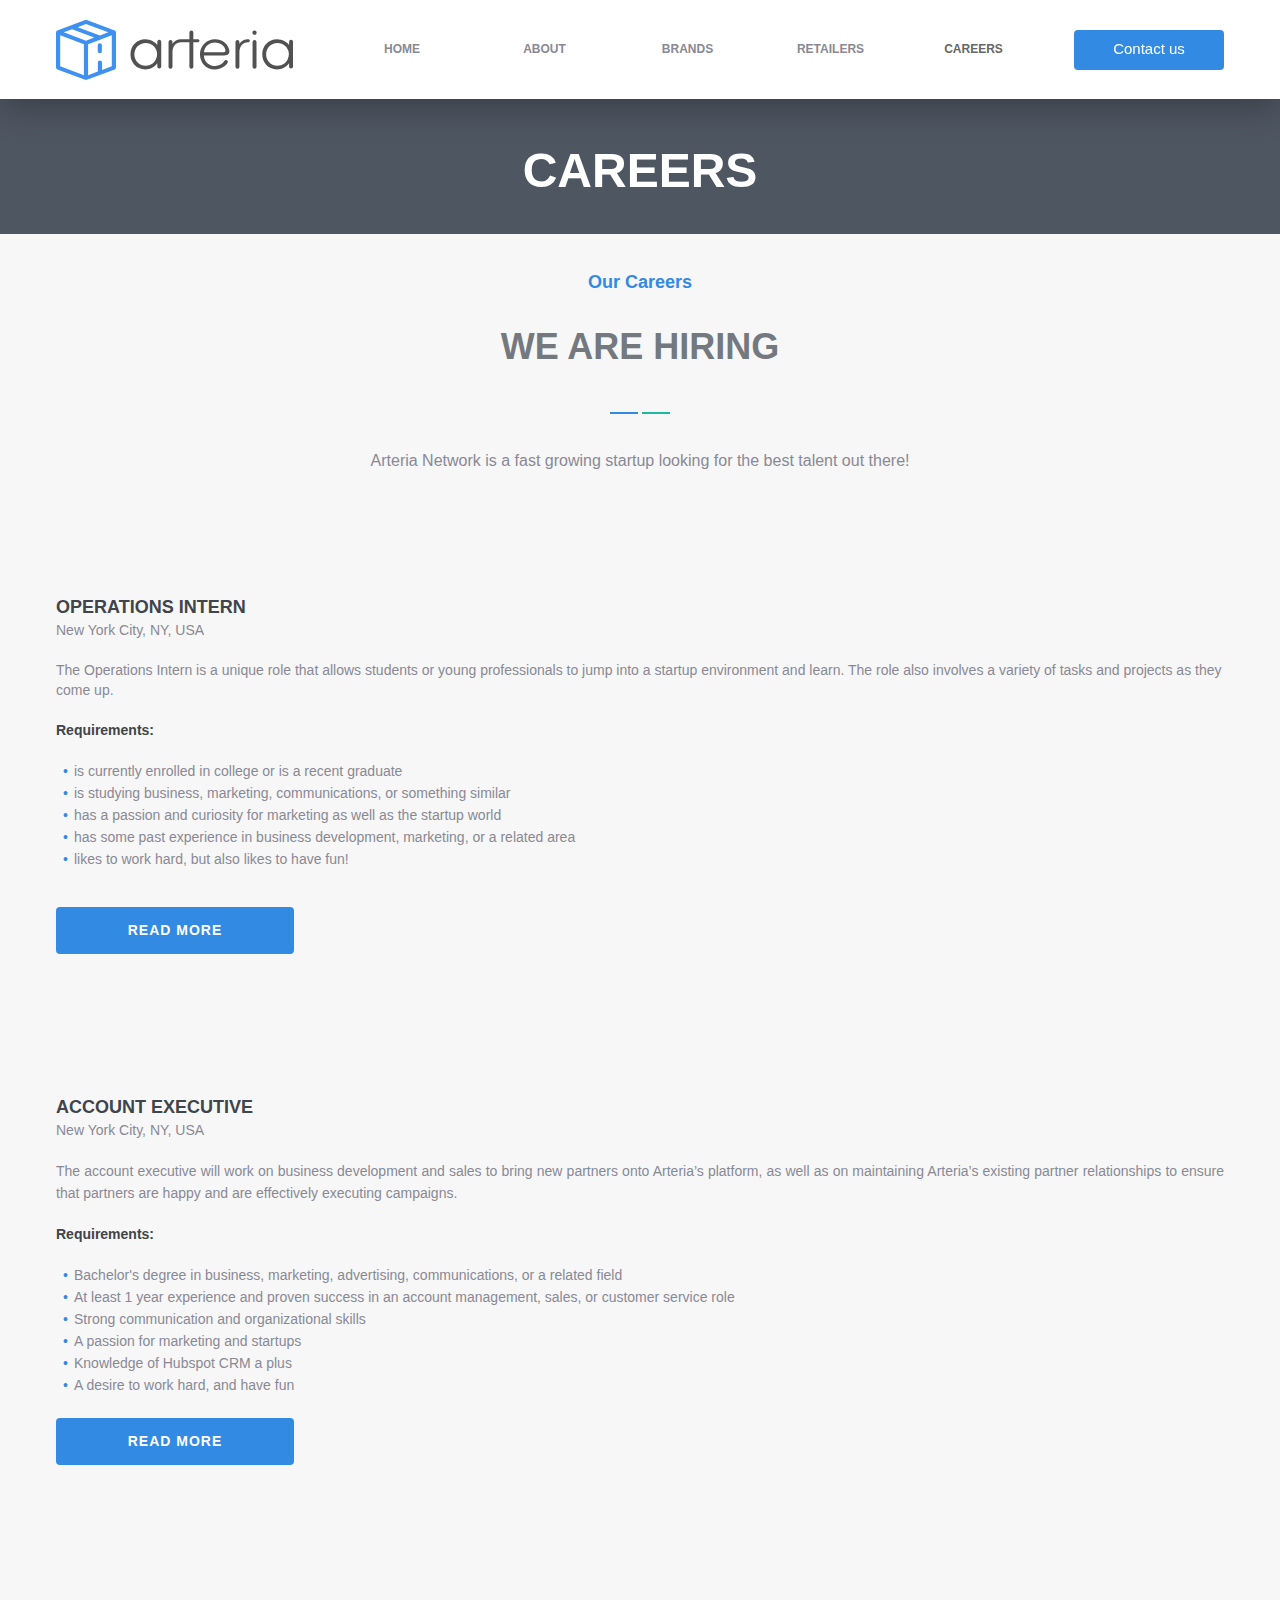
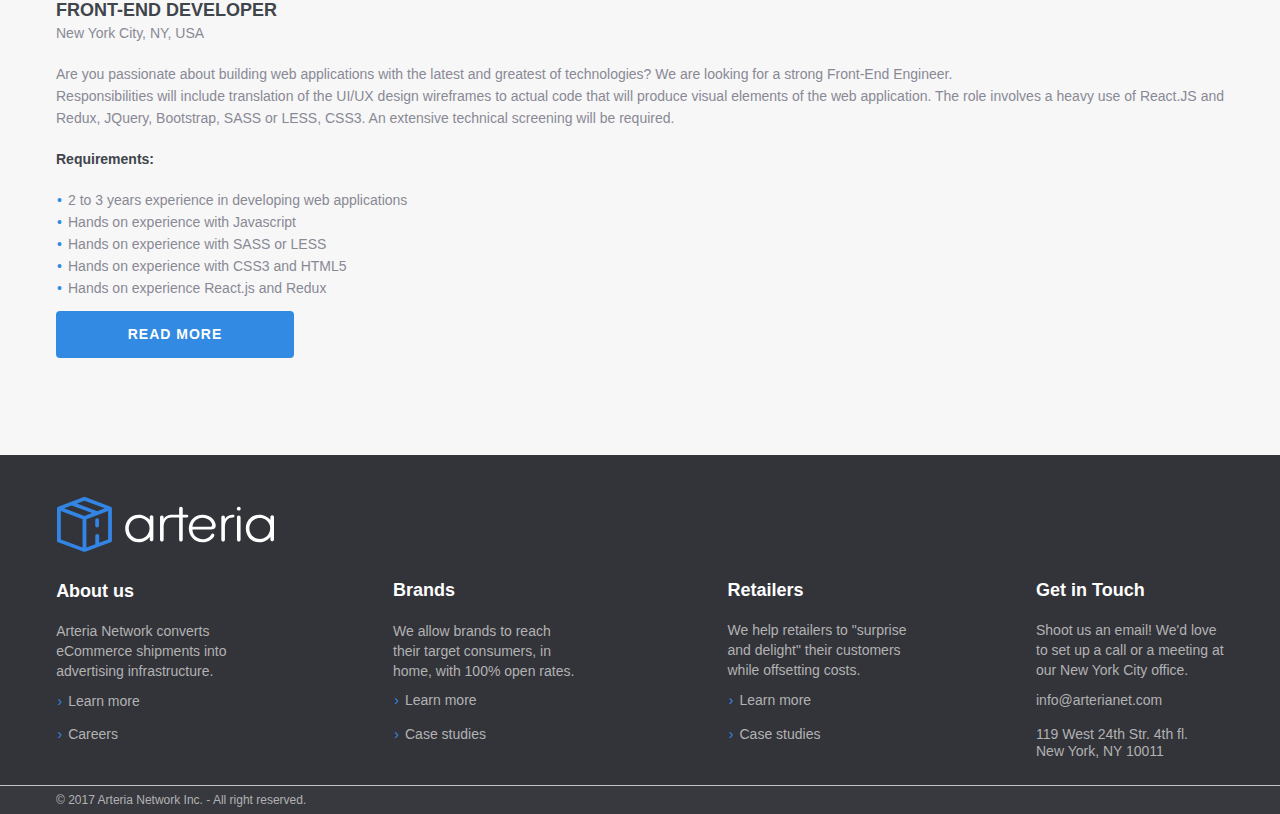
<file: careers.html>
<!DOCTYPE html>
<html class="nojs html css_verticalspacer" lang="en-US">
 <head>

  <meta http-equiv="Content-type" content="text/html;charset=UTF-8"/>
  <meta name="generator" content="2017.0.4.363"/>
  <meta name="viewport" content="width=device-width, initial-scale=1.0"/>
  
  <script type="text/javascript">
   // Update the 'nojs'/'js' class on the html node
document.documentElement.className = document.documentElement.className.replace(/\bnojs\b/g, 'js');

// Check that all required assets are uploaded and up-to-date
if(typeof Muse == "undefined") window.Muse = {}; window.Muse.assets = {"required":["museutils.js", "museconfig.js", "jquery.musemenu.js", "jquery.watch.js", "jquery.musepolyfill.bgsize.js", "webpro.js", "musewpdisclosure.js", "jquery.museresponsive.js", "require.js", "careers.css"], "outOfDate":[]};
</script>
  
  <title>Arteria Network : Careers</title>
  <!-- CSS -->
  <link rel="stylesheet" type="text/css" href="css/site_global.css?crc=3911349242"/>
  <link rel="stylesheet" type="text/css" href="css/master_arteria-navigation.css?crc=4015191644"/>
  <link rel="stylesheet" type="text/css" href="css/careers.css?crc=3905994561" id="pagesheet"/>
  <!-- IE-only CSS -->
  <!--[if lt IE 9]>
  <link rel="stylesheet" type="text/css" href="css/iefonts_careers.css?crc=32709209"/>
  <link rel="stylesheet" type="text/css" href="css/nomq_preview_master_arteria-navigation.css?crc=435237628"/>
  <link rel="stylesheet" type="text/css" href="css/nomq_careers.css?crc=133155409" id="nomq_pagesheet"/>
  <![endif]-->
  <!-- Other scripts -->
  <script type="text/javascript">
   var __adobewebfontsappname__ = "muse";
</script>
  <!-- JS includes -->
  <script src="https://webfonts.creativecloud.com/raleway:n8,n4,n7,n6:default.js" type="text/javascript"></script>
  <!--[if lt IE 9]>
  <script src="scripts/html5shiv.js?crc=4241844378" type="text/javascript"></script>
  <![endif]-->
    <!--custom head HTML-->
  <link rel="apple-touch-icon" sizes="57x57" href="/assets/apple-icon-57x57.png">
<link rel="apple-touch-icon" sizes="60x60" href="/assets/apple-icon-60x60.png">
<link rel="apple-touch-icon" sizes="72x72" href="/assets/apple-icon-72x72.png">
<link rel="apple-touch-icon" sizes="76x76" href="/assets/apple-icon-76x76.png">
<link rel="apple-touch-icon" sizes="114x114" href="/assets/apple-icon-114x114.png">
<link rel="apple-touch-icon" sizes="120x120" href="/assets/apple-icon-120x120.png">
<link rel="apple-touch-icon" sizes="144x144" href="/assets/apple-icon-144x144.png">
<link rel="apple-touch-icon" sizes="152x152" href="/assets/apple-icon-152x152.png">
<link rel="apple-touch-icon" sizes="180x180" href="/assets/apple-icon-180x180.png">
<link rel="icon" type="image/png" sizes="192x192"  href="/assets/android-icon-192x192.png">
<link rel="icon" type="image/png" sizes="32x32" href="/assets/favicon-32x32.png">
<link rel="icon" type="image/png" sizes="96x96" href="/assets/favicon-96x96.png">
<link rel="icon" type="image/png" sizes="16x16" href="/assets/favicon-16x16.png">
<link rel="manifest" href="/assets/manifest.json">
<meta name="msapplication-TileColor" content="#ffffff">
<meta name="msapplication-TileImage" content="/assets/ms-icon-144x144.png">
<meta name="theme-color" content="#ffffff">

<!-- <script src="https://use.fontawesome.com/3cbf20b333.js"></script> -->

<script>
  (function(i,s,o,g,r,a,m){i['GoogleAnalyticsObject']=r;i[r]=i[r]||function(){
  (i[r].q=i[r].q||[]).push(arguments)},i[r].l=1*new Date();a=s.createElement(o),
  m=s.getElementsByTagName(o)[0];a.async=1;a.src=g;m.parentNode.insertBefore(a,m)
  })(window,document,'script','https://www.google-analytics.com/analytics.js','ga');

  ga('create', 'UA-104335722-1', 'auto');
  ga('send', 'pageview');

</script>
 </head>
 <body>

  <div class="breakpoint active" id="bp_infinity" data-min-width="1201"><!-- responsive breakpoint node -->
   <div class="clearfix borderbox" id="page"><!-- column -->
    <div class="position_content" id="page_position_content">
     <div class="clearfix colelem" id="pu323859"><!-- group -->
      <div class="browser_width shared_content" id="u323859-bw" data-content-guid="u323859-bw_content">
       <div class="rgba-background" id="u323859"><!-- simple frame --></div>
      </div>
      <div class="browser_width shared_content" id="u323860-4-bw" data-content-guid="u323860-4-bw_content">
       <div class="clearfix" id="u323860-4"><!-- content -->
        <p id="u323860-2"><span class="h1-48" id="u323860">Careers</span></p>
       </div>
      </div>
      <div class="browser_width shared_content" id="u218-bw" data-content-guid="u218-bw_content">
       <div class="shadow" id="u218"><!-- simple frame --></div>
      </div>
      <a class="nonblock nontext transition rounded-corners clearfix" id="u40380-4" href="contact-us.html"><!-- content --><p>Contact us</p></a>
      <nav class="MenuBar clearfix" id="menuu109919"><!-- horizontal box -->
       <div class="MenuItemContainer clearfix grpelem" id="u109920"><!-- vertical box -->
        <a class="nonblock nontext MenuItem MenuItemWithSubMenu transition clearfix colelem" id="u109923" href="index.html"><!-- horizontal box --><div class="MenuItemLabel NoWrap clearfix grpelem" id="u109926-4"><!-- content --><p>home</p></div></a>
       </div>
       <div class="MenuItemContainer clearfix grpelem" id="u110298"><!-- vertical box -->
        <a class="nonblock nontext MenuItem MenuItemWithSubMenu transition clearfix colelem" id="u110301" href="about-us.html"><!-- horizontal box --><div class="MenuItemLabel NoWrap clearfix grpelem" id="u110302-4"><!-- content --><p>about</p></div></a>
       </div>
       <div class="MenuItemContainer clearfix grpelem" id="u110232"><!-- vertical box -->
        <a class="nonblock nontext MenuItem MenuItemWithSubMenu transition clearfix colelem" id="u110235" href="brands.html"><!-- horizontal box --><div class="MenuItemLabel NoWrap clearfix grpelem" id="u110236-4"><!-- content --><p>Brands</p></div></a>
       </div>
       <div class="MenuItemContainer clearfix grpelem" id="u110487"><!-- vertical box -->
        <a class="nonblock nontext MenuItem MenuItemWithSubMenu transition clearfix colelem" id="u110488" href="retailers.html"><!-- horizontal box --><div class="MenuItemLabel NoWrap clearfix grpelem" id="u110489-4"><!-- content --><p>Retailers</p></div></a>
       </div>
       <div class="MenuItemContainer clearfix grpelem" id="u175518"><!-- vertical box -->
        <a class="nonblock nontext MenuItem MenuItemWithSubMenu MuseMenuActive transition clearfix colelem" id="u175519" href="careers.html"><!-- horizontal box --><div class="MenuItemLabel NoWrap clearfix grpelem" id="u175521-4"><!-- content --><p>careers</p></div></a>
       </div>
      </nav>
      <a class="nonblock nontext clip_frame" id="u315765" href="index.html"><!-- svg --><img class="svg temp_no_img_src" id="u315761" data-orig-src="images/arteria-logo-dark.svg?crc=178099619" width="237" height="60" alt="" data-mu-svgfallback="images/arteria-logo-dark_poster_.png?crc=4025672716" src="images/blank.gif?crc=4208392903"/></a>
     </div>
     <div class="clearfix colelem" id="pu324061"><!-- group -->
      <div class="browser_width grpelem" id="u324061-bw">
       <div id="u324061"><!-- column -->
        <div class="clearfix" id="u324061_align_to_page">
         <div class="clearfix colelem shared_content" id="u323643" data-content-guid="u323643_content"><!-- group -->
          <div class="grpelem" id="u323644"><!-- simple frame --></div>
          <div class="grpelem" id="u323645"><!-- simple frame --></div>
         </div>
         <div class="clearfix colelem shared_content" id="u323642-4" data-content-guid="u323642-4_content"><!-- content -->
          <p>Arteria Network is a fast growing startup looking for the best talent out there!</p>
         </div>
         <div class="clearfix colelem shared_content" id="u324063-27" data-content-guid="u324063-27_content"><!-- content -->
          <p id="u324063-2"><span class="h3-18" id="u324063">Operations Intern</span></p>
          <p id="u324063-4">New York City, NY, USA</p>
          <p id="u324063-5">&nbsp;</p>
          <p id="u324063-7"><span class="text-14">The Operations Intern is a unique role that allows students or young professionals to jump into a startup environment and learn. The role also involves a variety of tasks and projects as they come up.</span></p>
          <p id="u324063-8">&nbsp;</p>
          <p id="u324063-10">Requirements:</p>
          <p id="u324063-11">&nbsp;</p>
          <ul class="list0 nls-None" id="u324063-14">
           <li id="u324063-13"><span class="text-14">is currently enrolled in college or is a recent graduate</span></li>
          </ul>
          <ul class="list0 nls-None" id="u324063-17">
           <li id="u324063-16">is studying business, marketing, communications, or something similar</li>
          </ul>
          <ul class="list0 nls-None" id="u324063-20">
           <li id="u324063-19">has a passion and curiosity for marketing as well as the startup world</li>
          </ul>
          <ul class="list0 nls-None" id="u324063-25">
           <li id="u324063-22">has some past experience in business development, marketing, or a related area</li>
           <li id="u324063-24">likes to work hard, but also likes to have fun!</li>
          </ul>
         </div>
         <a class="nonblock nontext transition rounded-corners clearfix colelem shared_content" id="u324068-4" href="operations-intern.html" data-content-guid="u324068-4_content"><!-- content --><p>Read more</p></a>
         <div class="clearfix colelem shared_content" id="u324065-30" data-content-guid="u324065-30_content"><!-- content -->
          <p id="u324065-2"><span class="h3-18" id="u324065">Account Executive</span></p>
          <p id="u324065-4">New York City, NY, USA</p>
          <p id="u324065-5">&nbsp;</p>
          <p id="u324065-7"><span class="text-14">The account executive will work on business development and sales to bring new partners onto Arteria’s platform, as well as on maintaining Arteria’s existing partner relationships to ensure that partners are happy and are effectively executing campaigns.</span></p>
          <p id="u324065-8">&nbsp;</p>
          <p id="u324065-10">Requirements:</p>
          <p id="u324065-11">&nbsp;</p>
          <ul class="list0 nls-None" id="u324065-14">
           <li id="u324065-13"><span class="text-14">Bachelor's degree in business, marketing, advertising, communications, or a related field</span></li>
          </ul>
          <ul class="list0 nls-None" id="u324065-17">
           <li id="u324065-16">At least 1 year experience and proven success in an account management, sales, or customer service role</li>
          </ul>
          <ul class="list0 nls-None" id="u324065-20">
           <li id="u324065-19">Strong communication and organizational skills</li>
          </ul>
          <ul class="list0 nls-None" id="u324065-23">
           <li id="u324065-22">A passion for marketing and startups</li>
          </ul>
          <ul class="list0 nls-None" id="u324065-28">
           <li id="u324065-25">Knowledge of Hubspot CRM a plus</li>
           <li id="u324065-27">A desire to work hard, and have fun</li>
          </ul>
         </div>
         <a class="nonblock nontext transition rounded-corners clearfix colelem shared_content" id="u324070-4" href="account-executive.html" data-content-guid="u324070-4_content"><!-- content --><p>Read more</p></a>
         <div class="clearfix colelem" id="pu324064-29"><!-- group -->
          <div class="clearfix grpelem shared_content" id="u324064-29" data-content-guid="u324064-29_content"><!-- content -->
           <p id="u324064-2"><span class="h3-18" id="u324064">Front-end Developer</span></p>
           <p id="u324064-4">New York City, NY, USA</p>
           <p id="u324064-5">&nbsp;</p>
           <p id="u324064-8"><span class="text-14" id="u324064-6">Are you passionate about building web applications with the latest and greatest of technologies? </span><span id="u324064-7">We are looking for a strong Front-End Engineer.</span></p>
           <p id="u324064-11">Responsibilities will include translation of the UI/UX design wireframes to actual code that will produce visual elements of the web application. The role involves a heavy use of React.JS and Redux, JQuery, Bootstrap, SASS or LESS, CSS3. <span class="text-14" id="u324064-10">An extensive technical screening will be required.</span></p>
           <p id="u324064-12">&nbsp;</p>
           <p id="u324064-14">Requirements:</p>
           <p id="u324064-15">&nbsp;</p>
           <ul class="list0 nls-None" id="u324064-26">
            <li id="u324064-17">2 to 3 years experience in developing web applications</li>
            <li id="u324064-19">Hands on experience with Javascript</li>
            <li id="u324064-21">Hands on experience with SASS or LESS</li>
            <li id="u324064-23">Hands on experience with CSS3 and HTML5</li>
            <li id="u324064-25">Hands on experience React.js and Redux</li>
           </ul>
           <p id="u324064-27">&nbsp;</p>
          </div>
          <a class="nonblock nontext transition rounded-corners clearfix grpelem shared_content" id="u324069-4" href="front-end-developer.html" data-content-guid="u324069-4_content"><!-- content --><p>Read more</p></a>
         </div>
        </div>
       </div>
      </div>
      <div class="browser_width grpelem shared_content" id="u323640-4-bw" data-content-guid="u323640-4-bw_content">
       <div class="clearfix" id="u323640-4"><!-- content -->
        <p id="u323640-2">Our Careers</p>
       </div>
      </div>
      <div class="browser_width grpelem shared_content" id="u323641-4-bw" data-content-guid="u323641-4-bw_content">
       <div class="clearfix" id="u323641-4"><!-- content -->
        <p id="u323641-2"><span class="h2" id="u323641">We are Hiring</span></p>
       </div>
      </div>
     </div>
     <div class="verticalspacer" data-offset-top="2055" data-content-above-spacer="2054" data-content-below-spacer="358"></div>
     <div class="browser_width colelem shared_content" id="u80544-bw" data-content-guid="u80544-bw_content">
      <div id="u80544"><!-- group -->
       <div class="clearfix" id="u80544_align_to_page">
        <div class="clearfix grpelem" id="pu315733"><!-- column -->
         <a class="nonblock nontext clip_frame colelem shared_content" id="u315733" href="index.html" data-content-guid="u315733_content"><!-- svg --><img class="svg temp_no_img_src" id="u315729" data-orig-src="images/arteria-logo-white.svg?crc=3970811726" width="217" height="55" alt="" data-mu-svgfallback="images/arteria-logo-white_poster_.png?crc=439593084" src="images/blank.gif?crc=4208392903"/></a>
         <div class="clearfix colelem shared_content" id="u322368" data-content-guid="u322368_content"><!-- column -->
          <div class="clearfix colelem" id="u80606-4"><!-- content -->
           <p>About us</p>
          </div>
          <div class="clearfix colelem" id="u315262-4"><!-- content -->
           <p>Arteria Network converts eCommerce shipments into advertising infrastructure.</p>
          </div>
          <div class="Footer-Link clearfix colelem" id="u315307-6"><!-- content -->
           <ul class="list0 nls-None" id="u315307-4">
            <li id="u315307-3"><a class="nonblock" href="about-us.html"><span id="u315307">Learn more</span></a></li>
           </ul>
          </div>
          <div class="Footer-Link clearfix colelem" id="u315308-6"><!-- content -->
           <ul class="list0 nls-None" id="u315308-4">
            <li><a class="nonblock" href="careers.html"><span id="u315308">Careers</span></a></li>
           </ul>
          </div>
         </div>
        </div>
        <div class="clearfix grpelem shared_content" id="u322374" data-content-guid="u322374_content"><!-- column -->
         <div class="clearfix colelem" id="u80779-4"><!-- content -->
          <p>Brands</p>
         </div>
         <div class="clearfix colelem" id="u315241-4"><!-- content -->
          <p>We allow brands to reach their target consumers, in home, with 100% open rates.</p>
         </div>
         <div class="Footer-Link clearfix colelem" id="u315242-6"><!-- content -->
          <ul class="list0 nls-None" id="u315242-4">
           <li><a class="nonblock" href="brands.html">Learn more</a></li>
          </ul>
         </div>
         <div class="Footer-Link clearfix colelem" id="u315274-6"><!-- content -->
          <ul class="list0 nls-None" id="u315274-4">
           <li><a class="nonblock" href="brand-case-study.html">Case studies</a></li>
          </ul>
         </div>
        </div>
        <div class="clearfix grpelem shared_content" id="u322380" data-content-guid="u322380_content"><!-- column -->
         <div class="clearfix colelem" id="u100113-4"><!-- content -->
          <p>Retailers</p>
         </div>
         <div class="clearfix colelem" id="u315220-4"><!-- content -->
          <p>We help retailers to &quot;surprise and delight&quot; their customers while offsetting costs.</p>
         </div>
         <div class="Footer-Link clearfix colelem" id="u315286-6"><!-- content -->
          <ul class="list0 nls-None" id="u315286-4">
           <li><a class="nonblock" href="retailers.html">Learn more</a></li>
          </ul>
         </div>
         <div class="Footer-Link clearfix colelem" id="u315287-6"><!-- content -->
          <ul class="list0 nls-None" id="u315287-4">
           <li><a class="nonblock" href="retailer-case-study.html">Case studies</a></li>
          </ul>
         </div>
        </div>
        <div class="clearfix grpelem shared_content" id="u322386" data-content-guid="u322386_content"><!-- column -->
         <div class="clearfix colelem" id="u81486-4"><!-- content -->
          <p>Get in Touch</p>
         </div>
         <div class="clearfix colelem" id="u315868-4"><!-- content -->
          <p>Shoot us an email! We'd love to set up a call or a meeting at our New York City office.</p>
         </div>
         <div class="Footer-Link clearfix colelem" id="u81487-5"><!-- content -->
          <p><a class="nonblock" href="mailto:info@arterianet.com"><span id="u81487">info@arterianet.com</span></a></p>
         </div>
         <div class="Footer-Link clearfix colelem" id="u81489-8"><!-- content -->
          <p><a class="nonblock" href="https://www.google.com/maps?q=119+West+24th+Str.,+New+York,+NY+10011" target="_blank"><span id="u81489-4">119 West 24th Str. 4th fl.<br/>New York, NY 10011</span></a></p>
         </div>
        </div>
       </div>
      </div>
     </div>
     <div class="browser_width colelem shared_content" id="u81580-bw" data-content-guid="u81580-bw_content">
      <div id="u81580"><!-- group -->
       <div class="clearfix" id="u81580_align_to_page">
        <div class="Footer-Link clearfix grpelem" id="u80640-4"><!-- content -->
         <p id="u80640-2"><span id="u80640">© 2017 Arteria Network Inc. - All right reserved.</span></p>
        </div>
       </div>
      </div>
     </div>
    </div>
   </div>
   <div class="preload_images">
    <img class="preload temp_no_img_src" data-orig-src="images/menu-bg.gif?crc=133413637" alt="" src="images/blank.gif?crc=4208392903"/>
   </div>
  </div>
  <div class="breakpoint" id="bp_1200" data-min-width="901" data-max-width="1200"><!-- responsive breakpoint node -->
   <div class="clearfix borderbox temp_no_id" data-orig-id="page"><!-- column -->
    <div class="position_content temp_no_id" data-orig-id="page_position_content">
     <div class="clearfix colelem temp_no_id" data-orig-id="pu323859"><!-- group -->
      <span class="browser_width placeholder" data-placeholder-for="u323859-bw_content"><!-- placeholder node --></span>
      <span class="browser_width placeholder" data-placeholder-for="u323860-4-bw_content"><!-- placeholder node --></span>
      <span class="browser_width placeholder" data-placeholder-for="u218-bw_content"><!-- placeholder node --></span>
      <div class="browser_width" id="accordionu46521-bw">
       <ul class="AccordionWidget clearfix" id="accordionu46521"><!-- vertical box -->
        <li class="AccordionPanel clearfix colelem100" id="u46522"><!-- vertical box --><div class="AccordionPanelTab transition museBGSize clearfix colelem100" id="u46568-3"><!-- content --><p id="u46568" class="shared_content" data-content-guid="u46568_content">&nbsp;</p></div><div class="AccordionPanelContent disn clearfix colelem100" id="u46523"><!-- column --><nav class="MenuBar clearfix colelem" id="menuu46525"><!-- vertical box --><div class="MenuItemContainer borderbox clearfix colelem" id="u46547"><!-- horizontal box --><a class="nonblock nontext MenuItem MenuItemWithSubMenu borderbox transition clearfix grpelem" id="u46550" href="index.html"><!-- horizontal box --><div class="MenuItemLabel borderbox clearfix grpelem" id="u46552-4"><!-- content --><p id="u46552-2" class="shared_content" data-content-guid="u46552-2_content"><span id="u46552">Home</span></p></div></a></div><div class="MenuItemContainer borderbox clearfix colelem" id="u46533"><!-- horizontal box --><a class="nonblock nontext MenuItem MenuItemWithSubMenu borderbox transition clearfix grpelem" id="u46536" href="about-us.html"><!-- horizontal box --><div class="MenuItemLabel borderbox clearfix grpelem" id="u46538-4"><!-- content --><p id="u46538-2" class="shared_content" data-content-guid="u46538-2_content"><span id="u46538">About us</span></p></div></a></div><div class="MenuItemContainer borderbox clearfix colelem" id="u46554"><!-- horizontal box --><a class="nonblock nontext MenuItem MenuItemWithSubMenu borderbox transition clearfix grpelem" id="u46557" href="brands.html"><!-- horizontal box --><div class="MenuItemLabel borderbox clearfix grpelem" id="u46560-4"><!-- content --><p id="u46560-2" class="shared_content" data-content-guid="u46560-2_content"><span id="u46560">Brands</span></p></div></a></div><div class="MenuItemContainer borderbox clearfix colelem" id="u46540"><!-- horizontal box --><a class="nonblock nontext MenuItem MenuItemWithSubMenu borderbox transition clearfix grpelem" id="u46541" href="retailers.html"><!-- horizontal box --><div class="MenuItemLabel borderbox clearfix grpelem" id="u46542-4"><!-- content --><p id="u46542-2" class="shared_content" data-content-guid="u46542-2_content"><span id="u46542">Retailers</span></p></div></a></div><div class="MenuItemContainer borderbox clearfix colelem" id="u46526"><!-- horizontal box --><a class="nonblock nontext MenuItem MenuItemWithSubMenu MuseMenuActive borderbox transition clearfix grpelem" id="u46529" href="careers.html"><!-- horizontal box --><div class="MenuItemLabel borderbox clearfix grpelem" id="u46532-4"><!-- content --><p id="u46532-2" class="shared_content" data-content-guid="u46532-2_content"><span id="u46532">CAREERS</span></p></div></a></div></nav><a class="nonblock nontext transition rounded-corners clearfix colelem shared_content" id="u46524-4" href="contact-us.html" data-content-guid="u46524-4_content"><!-- content --><p>Contact us</p></a></div></li>
       </ul>
      </div>
      <a class="nonblock nontext clip_frame temp_no_id shared_content" href="index.html" data-orig-id="u315765" data-content-guid="u315765_content"><!-- svg --><img class="svg temp_no_id temp_no_img_src" data-orig-src="images/arteria-logo-dark.svg?crc=178099619" width="192" height="49" alt="" data-mu-svgfallback="images/arteria-logo-dark_poster_.png?crc=4025672716" data-orig-id="u315761" src="images/blank.gif?crc=4208392903"/></a>
     </div>
     <div class="clearfix colelem temp_no_id" data-orig-id="pu324061"><!-- group -->
      <div class="browser_width grpelem temp_no_id" data-orig-id="u324061-bw">
       <div class="temp_no_id" data-orig-id="u324061"><!-- column -->
        <div class="clearfix temp_no_id" data-orig-id="u324061_align_to_page">
         <span class="clearfix colelem placeholder" data-placeholder-for="u323643_content"><!-- placeholder node --></span>
         <span class="clearfix colelem placeholder" data-placeholder-for="u323642-4_content"><!-- placeholder node --></span>
         <span class="clearfix colelem placeholder" data-placeholder-for="u324063-27_content"><!-- placeholder node --></span>
         <span class="nonblock nontext transition rounded-corners clearfix colelem placeholder" data-placeholder-for="u324068-4_content"><!-- placeholder node --></span>
         <span class="clearfix colelem placeholder" data-placeholder-for="u324065-30_content"><!-- placeholder node --></span>
         <span class="nonblock nontext transition rounded-corners clearfix colelem placeholder" data-placeholder-for="u324070-4_content"><!-- placeholder node --></span>
         <span class="clearfix colelem placeholder" data-placeholder-for="u324064-29_content"><!-- placeholder node --></span>
         <span class="nonblock nontext transition rounded-corners clearfix colelem placeholder" data-placeholder-for="u324069-4_content"><!-- placeholder node --></span>
        </div>
       </div>
      </div>
      <span class="browser_width grpelem placeholder" data-placeholder-for="u323640-4-bw_content"><!-- placeholder node --></span>
      <span class="browser_width grpelem placeholder" data-placeholder-for="u323641-4-bw_content"><!-- placeholder node --></span>
     </div>
     <div class="verticalspacer" data-offset-top="2030" data-content-above-spacer="2029" data-content-below-spacer="358"></div>
     <span class="browser_width colelem placeholder" data-placeholder-for="u80544-bw_content"><!-- placeholder node --></span>
     <span class="browser_width colelem placeholder" data-placeholder-for="u81580-bw_content"><!-- placeholder node --></span>
    </div>
   </div>
  </div>
  <div class="breakpoint" id="bp_900" data-min-width="581" data-max-width="900"><!-- responsive breakpoint node -->
   <div class="clearfix borderbox temp_no_id" data-orig-id="page"><!-- column -->
    <div class="position_content temp_no_id" data-orig-id="page_position_content">
     <div class="clearfix colelem temp_no_id" data-orig-id="pu323859"><!-- group -->
      <span class="browser_width placeholder" data-placeholder-for="u323859-bw_content"><!-- placeholder node --></span>
      <span class="browser_width placeholder" data-placeholder-for="u323860-4-bw_content"><!-- placeholder node --></span>
      <span class="browser_width placeholder" data-placeholder-for="u218-bw_content"><!-- placeholder node --></span>
      <div class="browser_width temp_no_id" data-orig-id="accordionu46521-bw">
       <ul class="AccordionWidget clearfix temp_no_id" data-orig-id="accordionu46521"><!-- vertical box -->
        <li class="AccordionPanel clearfix colelem100 temp_no_id" data-orig-id="u46522"><!-- vertical box --><div class="AccordionPanelTab transition museBGSize clearfix colelem100 temp_no_id" data-orig-id="u46568-3"><!-- content --><span class="placeholder" data-placeholder-for="u46568_content"><!-- placeholder node --></span></div><div class="AccordionPanelContent disn clearfix colelem100 temp_no_id" data-orig-id="u46523"><!-- column --><nav class="MenuBar clearfix colelem temp_no_id" data-orig-id="menuu46525"><!-- vertical box --><div class="MenuItemContainer borderbox clearfix colelem temp_no_id" data-orig-id="u46547"><!-- horizontal box --><a class="nonblock nontext MenuItem MenuItemWithSubMenu borderbox transition clearfix grpelem temp_no_id" href="index.html" data-orig-id="u46550"><!-- horizontal box --><div class="MenuItemLabel borderbox clearfix grpelem temp_no_id" data-orig-id="u46552-4"><!-- content --><span class="placeholder" data-placeholder-for="u46552-2_content"><!-- placeholder node --></span></div></a></div><div class="MenuItemContainer borderbox clearfix colelem temp_no_id" data-orig-id="u46533"><!-- horizontal box --><a class="nonblock nontext MenuItem MenuItemWithSubMenu borderbox transition clearfix grpelem temp_no_id" href="about-us.html" data-orig-id="u46536"><!-- horizontal box --><div class="MenuItemLabel borderbox clearfix grpelem temp_no_id" data-orig-id="u46538-4"><!-- content --><span class="placeholder" data-placeholder-for="u46538-2_content"><!-- placeholder node --></span></div></a></div><div class="MenuItemContainer borderbox clearfix colelem temp_no_id" data-orig-id="u46554"><!-- horizontal box --><a class="nonblock nontext MenuItem MenuItemWithSubMenu borderbox transition clearfix grpelem temp_no_id" href="brands.html" data-orig-id="u46557"><!-- horizontal box --><div class="MenuItemLabel borderbox clearfix grpelem temp_no_id" data-orig-id="u46560-4"><!-- content --><span class="placeholder" data-placeholder-for="u46560-2_content"><!-- placeholder node --></span></div></a></div><div class="MenuItemContainer borderbox clearfix colelem temp_no_id" data-orig-id="u46540"><!-- horizontal box --><a class="nonblock nontext MenuItem MenuItemWithSubMenu borderbox transition clearfix grpelem temp_no_id" href="retailers.html" data-orig-id="u46541"><!-- horizontal box --><div class="MenuItemLabel borderbox clearfix grpelem temp_no_id" data-orig-id="u46542-4"><!-- content --><span class="placeholder" data-placeholder-for="u46542-2_content"><!-- placeholder node --></span></div></a></div><div class="MenuItemContainer borderbox clearfix colelem temp_no_id" data-orig-id="u46526"><!-- horizontal box --><a class="nonblock nontext MenuItem MenuItemWithSubMenu MuseMenuActive borderbox transition clearfix grpelem temp_no_id" href="careers.html" data-orig-id="u46529"><!-- horizontal box --><div class="MenuItemLabel borderbox clearfix grpelem temp_no_id" data-orig-id="u46532-4"><!-- content --><span class="placeholder" data-placeholder-for="u46532-2_content"><!-- placeholder node --></span></div></a></div></nav><span class="nonblock nontext transition rounded-corners clearfix colelem placeholder" data-placeholder-for="u46524-4_content"><!-- placeholder node --></span></div></li>
       </ul>
      </div>
      <span class="nonblock nontext clip_frame placeholder" data-placeholder-for="u315765_content"><!-- placeholder node --></span>
     </div>
     <div class="clearfix colelem temp_no_id" data-orig-id="pu324061"><!-- group -->
      <div class="browser_width grpelem temp_no_id" data-orig-id="u324061-bw">
       <div class="temp_no_id" data-orig-id="u324061"><!-- column -->
        <div class="clearfix temp_no_id" data-orig-id="u324061_align_to_page">
         <span class="clearfix colelem placeholder" data-placeholder-for="u323643_content"><!-- placeholder node --></span>
         <span class="clearfix colelem placeholder" data-placeholder-for="u323642-4_content"><!-- placeholder node --></span>
         <span class="clearfix colelem placeholder" data-placeholder-for="u324063-27_content"><!-- placeholder node --></span>
         <span class="nonblock nontext transition rounded-corners clearfix colelem placeholder" data-placeholder-for="u324068-4_content"><!-- placeholder node --></span>
         <span class="clearfix colelem placeholder" data-placeholder-for="u324065-30_content"><!-- placeholder node --></span>
         <span class="nonblock nontext transition rounded-corners clearfix colelem placeholder" data-placeholder-for="u324070-4_content"><!-- placeholder node --></span>
         <span class="clearfix colelem placeholder" data-placeholder-for="u324064-29_content"><!-- placeholder node --></span>
         <span class="nonblock nontext transition rounded-corners clearfix colelem placeholder" data-placeholder-for="u324069-4_content"><!-- placeholder node --></span>
        </div>
       </div>
      </div>
      <span class="browser_width grpelem placeholder" data-placeholder-for="u323640-4-bw_content"><!-- placeholder node --></span>
      <span class="browser_width grpelem placeholder" data-placeholder-for="u323641-4-bw_content"><!-- placeholder node --></span>
     </div>
     <div class="verticalspacer" data-offset-top="2104" data-content-above-spacer="2103" data-content-below-spacer="558"></div>
     <div class="browser_width colelem temp_no_id" data-orig-id="u80544-bw">
      <div class="temp_no_id" data-orig-id="u80544"><!-- column -->
       <div class="clearfix temp_no_id" data-orig-id="u80544_align_to_page">
        <span class="nonblock nontext clip_frame colelem placeholder" data-placeholder-for="u315733_content"><!-- placeholder node --></span>
        <div class="clearfix colelem" id="pu322374"><!-- group -->
         <span class="clearfix grpelem placeholder" data-placeholder-for="u322374_content"><!-- placeholder node --></span>
         <span class="clearfix grpelem placeholder" data-placeholder-for="u322380_content"><!-- placeholder node --></span>
        </div>
        <div class="clearfix colelem" id="pu322368"><!-- group -->
         <span class="clearfix grpelem placeholder" data-placeholder-for="u322368_content"><!-- placeholder node --></span>
         <span class="clearfix grpelem placeholder" data-placeholder-for="u322386_content"><!-- placeholder node --></span>
        </div>
       </div>
      </div>
     </div>
     <span class="browser_width colelem placeholder" data-placeholder-for="u81580-bw_content"><!-- placeholder node --></span>
    </div>
   </div>
  </div>
  <div class="breakpoint" id="bp_580" data-max-width="580"><!-- responsive breakpoint node -->
   <div class="clearfix borderbox temp_no_id" data-orig-id="page"><!-- column -->
    <div class="position_content temp_no_id" data-orig-id="page_position_content">
     <div class="clearfix colelem temp_no_id" data-orig-id="pu323859"><!-- group -->
      <span class="browser_width placeholder" data-placeholder-for="u323859-bw_content"><!-- placeholder node --></span>
      <span class="browser_width placeholder" data-placeholder-for="u323860-4-bw_content"><!-- placeholder node --></span>
      <span class="browser_width placeholder" data-placeholder-for="u218-bw_content"><!-- placeholder node --></span>
      <div class="browser_width temp_no_id" data-orig-id="accordionu46521-bw">
       <ul class="AccordionWidget clearfix temp_no_id" data-orig-id="accordionu46521"><!-- vertical box -->
        <li class="AccordionPanel clearfix colelem100 temp_no_id" data-orig-id="u46522"><!-- vertical box --><div class="AccordionPanelTab transition museBGSize clearfix colelem100 temp_no_id" data-orig-id="u46568-3"><!-- content --><span class="placeholder" data-placeholder-for="u46568_content"><!-- placeholder node --></span></div><div class="AccordionPanelContent disn clearfix colelem100 temp_no_id" data-orig-id="u46523"><!-- column --><nav class="MenuBar clearfix colelem temp_no_id" data-orig-id="menuu46525"><!-- vertical box --><div class="MenuItemContainer borderbox clearfix colelem temp_no_id" data-orig-id="u46547"><!-- horizontal box --><a class="nonblock nontext MenuItem MenuItemWithSubMenu borderbox transition clearfix grpelem temp_no_id" href="index.html" data-orig-id="u46550"><!-- horizontal box --><div class="MenuItemLabel borderbox clearfix grpelem temp_no_id" data-orig-id="u46552-4"><!-- content --><span class="placeholder" data-placeholder-for="u46552-2_content"><!-- placeholder node --></span></div></a></div><div class="MenuItemContainer borderbox clearfix colelem temp_no_id" data-orig-id="u46533"><!-- horizontal box --><a class="nonblock nontext MenuItem MenuItemWithSubMenu borderbox transition clearfix grpelem temp_no_id" href="about-us.html" data-orig-id="u46536"><!-- horizontal box --><div class="MenuItemLabel borderbox clearfix grpelem temp_no_id" data-orig-id="u46538-4"><!-- content --><span class="placeholder" data-placeholder-for="u46538-2_content"><!-- placeholder node --></span></div></a></div><div class="MenuItemContainer borderbox clearfix colelem temp_no_id" data-orig-id="u46554"><!-- horizontal box --><a class="nonblock nontext MenuItem MenuItemWithSubMenu borderbox transition clearfix grpelem temp_no_id" href="brands.html" data-orig-id="u46557"><!-- horizontal box --><div class="MenuItemLabel borderbox clearfix grpelem temp_no_id" data-orig-id="u46560-4"><!-- content --><span class="placeholder" data-placeholder-for="u46560-2_content"><!-- placeholder node --></span></div></a></div><div class="MenuItemContainer borderbox clearfix colelem temp_no_id" data-orig-id="u46540"><!-- horizontal box --><a class="nonblock nontext MenuItem MenuItemWithSubMenu borderbox transition clearfix grpelem temp_no_id" href="retailers.html" data-orig-id="u46541"><!-- horizontal box --><div class="MenuItemLabel borderbox clearfix grpelem temp_no_id" data-orig-id="u46542-4"><!-- content --><span class="placeholder" data-placeholder-for="u46542-2_content"><!-- placeholder node --></span></div></a></div><div class="MenuItemContainer borderbox clearfix colelem temp_no_id" data-orig-id="u46526"><!-- horizontal box --><a class="nonblock nontext MenuItem MenuItemWithSubMenu MuseMenuActive borderbox transition clearfix grpelem temp_no_id" href="careers.html" data-orig-id="u46529"><!-- horizontal box --><div class="MenuItemLabel borderbox clearfix grpelem temp_no_id" data-orig-id="u46532-4"><!-- content --><span class="placeholder" data-placeholder-for="u46532-2_content"><!-- placeholder node --></span></div></a></div></nav><span class="nonblock nontext transition rounded-corners clearfix colelem placeholder" data-placeholder-for="u46524-4_content"><!-- placeholder node --></span></div></li>
       </ul>
      </div>
      <span class="nonblock nontext clip_frame placeholder" data-placeholder-for="u315765_content"><!-- placeholder node --></span>
     </div>
     <div class="clearfix colelem temp_no_id" data-orig-id="pu324061"><!-- group -->
      <div class="browser_width grpelem temp_no_id" data-orig-id="u324061-bw">
       <div class="temp_no_id" data-orig-id="u324061"><!-- column -->
        <div class="clearfix temp_no_id" data-orig-id="u324061_align_to_page">
         <span class="clearfix colelem placeholder" data-placeholder-for="u323643_content"><!-- placeholder node --></span>
         <span class="clearfix colelem placeholder" data-placeholder-for="u323642-4_content"><!-- placeholder node --></span>
         <span class="clearfix colelem placeholder" data-placeholder-for="u324063-27_content"><!-- placeholder node --></span>
         <span class="nonblock nontext transition rounded-corners clearfix colelem placeholder" data-placeholder-for="u324068-4_content"><!-- placeholder node --></span>
         <span class="clearfix colelem placeholder" data-placeholder-for="u324065-30_content"><!-- placeholder node --></span>
         <span class="nonblock nontext transition rounded-corners clearfix colelem placeholder" data-placeholder-for="u324070-4_content"><!-- placeholder node --></span>
         <span class="clearfix colelem placeholder" data-placeholder-for="u324064-29_content"><!-- placeholder node --></span>
         <span class="nonblock nontext transition rounded-corners clearfix colelem placeholder" data-placeholder-for="u324069-4_content"><!-- placeholder node --></span>
        </div>
       </div>
      </div>
      <span class="browser_width grpelem placeholder" data-placeholder-for="u323640-4-bw_content"><!-- placeholder node --></span>
      <span class="browser_width grpelem placeholder" data-placeholder-for="u323641-4-bw_content"><!-- placeholder node --></span>
     </div>
     <div class="verticalspacer" data-offset-top="2500" data-content-above-spacer="2499" data-content-below-spacer="966"></div>
     <div class="browser_width colelem temp_no_id" data-orig-id="u80544-bw">
      <div class="temp_no_id" data-orig-id="u80544"><!-- column -->
       <div class="clearfix temp_no_id" data-orig-id="u80544_align_to_page">
        <span class="nonblock nontext clip_frame colelem placeholder" data-placeholder-for="u315733_content"><!-- placeholder node --></span>
        <span class="clearfix colelem placeholder" data-placeholder-for="u322374_content"><!-- placeholder node --></span>
        <span class="clearfix colelem placeholder" data-placeholder-for="u322380_content"><!-- placeholder node --></span>
        <span class="clearfix colelem placeholder" data-placeholder-for="u322368_content"><!-- placeholder node --></span>
        <span class="clearfix colelem placeholder" data-placeholder-for="u322386_content"><!-- placeholder node --></span>
       </div>
      </div>
     </div>
     <span class="browser_width colelem placeholder" data-placeholder-for="u81580-bw_content"><!-- placeholder node --></span>
    </div>
   </div>
  </div>
  <!-- Other scripts -->
  <script type="text/javascript">
   // Decide weather to suppress missing file error or not based on preference setting
var suppressMissingFileError = false
</script>
  <script type="text/javascript">
   window.Muse.assets.check=function(d){if(!window.Muse.assets.checked){window.Muse.assets.checked=!0;var b={},c=function(a,b){if(window.getComputedStyle){var c=window.getComputedStyle(a,null);return c&&c.getPropertyValue(b)||c&&c[b]||""}if(document.documentElement.currentStyle)return(c=a.currentStyle)&&c[b]||a.style&&a.style[b]||"";return""},a=function(a){if(a.match(/^rgb/))return a=a.replace(/\s+/g,"").match(/([\d\,]+)/gi)[0].split(","),(parseInt(a[0])<<16)+(parseInt(a[1])<<8)+parseInt(a[2]);if(a.match(/^\#/))return parseInt(a.substr(1),
16);return 0},g=function(g){for(var f=document.getElementsByTagName("link"),h=0;h<f.length;h++)if("text/css"==f[h].type){var i=(f[h].href||"").match(/\/?css\/([\w\-]+\.css)\?crc=(\d+)/);if(!i||!i[1]||!i[2])break;b[i[1]]=i[2]}f=document.createElement("div");f.className="version";f.style.cssText="display:none; width:1px; height:1px;";document.getElementsByTagName("body")[0].appendChild(f);for(h=0;h<Muse.assets.required.length;){var i=Muse.assets.required[h],l=i.match(/([\w\-\.]+)\.(\w+)$/),k=l&&l[1]?
l[1]:null,l=l&&l[2]?l[2]:null;switch(l.toLowerCase()){case "css":k=k.replace(/\W/gi,"_").replace(/^([^a-z])/gi,"_$1");f.className+=" "+k;k=a(c(f,"color"));l=a(c(f,"backgroundColor"));k!=0||l!=0?(Muse.assets.required.splice(h,1),"undefined"!=typeof b[i]&&(k!=b[i]>>>24||l!=(b[i]&16777215))&&Muse.assets.outOfDate.push(i)):h++;f.className="version";break;case "js":h++;break;default:throw Error("Unsupported file type: "+l);}}d?d().jquery!="1.8.3"&&Muse.assets.outOfDate.push("jquery-1.8.3.min.js"):Muse.assets.required.push("jquery-1.8.3.min.js");
f.parentNode.removeChild(f);if(Muse.assets.outOfDate.length||Muse.assets.required.length)f="Some files on the server may be missing or incorrect. Clear browser cache and try again. If the problem persists please contact website author.",g&&Muse.assets.outOfDate.length&&(f+="\nOut of date: "+Muse.assets.outOfDate.join(",")),g&&Muse.assets.required.length&&(f+="\nMissing: "+Muse.assets.required.join(",")),suppressMissingFileError?(f+="\nUse SuppressMissingFileError key in AppPrefs.xml to show missing file error pop up.",console.log(f)):alert(f)};location&&location.search&&location.search.match&&location.search.match(/muse_debug/gi)?
setTimeout(function(){g(!0)},5E3):g()}};
var muse_init=function(){require.config({baseUrl:""});require(["jquery","museutils","whatinput","jquery.musemenu","jquery.watch","jquery.musepolyfill.bgsize","webpro","musewpdisclosure","jquery.museresponsive"],function(d){var $ = d;$(document).ready(function(){try{
window.Muse.assets.check($);/* body */
Muse.Utils.transformMarkupToFixBrowserProblemsPreInit();/* body */
Muse.Utils.prepHyperlinks(true);/* body */
Muse.Utils.resizeHeight('.browser_width');/* resize height */
Muse.Utils.requestAnimationFrame(function() { $('body').addClass('initialized'); });/* mark body as initialized */
Muse.Utils.fullPage('#page');/* 100% height page */
Muse.Utils.initWidget('.MenuBar', ['#bp_infinity', '#bp_1200', '#bp_900', '#bp_580'], function(elem) { return $(elem).museMenu(); });/* unifiedNavBar */
Muse.Utils.initWidget('#accordionu46521', ['#bp_1200', '#bp_900', '#bp_580'], function(elem) { return new WebPro.Widget.Accordion(elem, {canCloseAll:true,defaultIndex:-1}); });/* #accordionu46521 */
$( '.breakpoint' ).registerBreakpoint();/* Register breakpoints */
Muse.Utils.transformMarkupToFixBrowserProblems();/* body */
}catch(b){if(b&&"function"==typeof b.notify?b.notify():Muse.Assert.fail("Error calling selector function: "+b),false)throw b;}})})};

</script>
  <!-- RequireJS script -->
  <script src="scripts/require.js?crc=3951022091" type="text/javascript" async data-main="scripts/museconfig.js?crc=4177022356" onload="if (requirejs) requirejs.onError = function(requireType, requireModule) { if (requireType && requireType.toString && requireType.toString().indexOf && 0 <= requireType.toString().indexOf('#scripterror')) window.Muse.assets.check(); }" onerror="window.Muse.assets.check();"></script>
   </body>
</html>
</file>
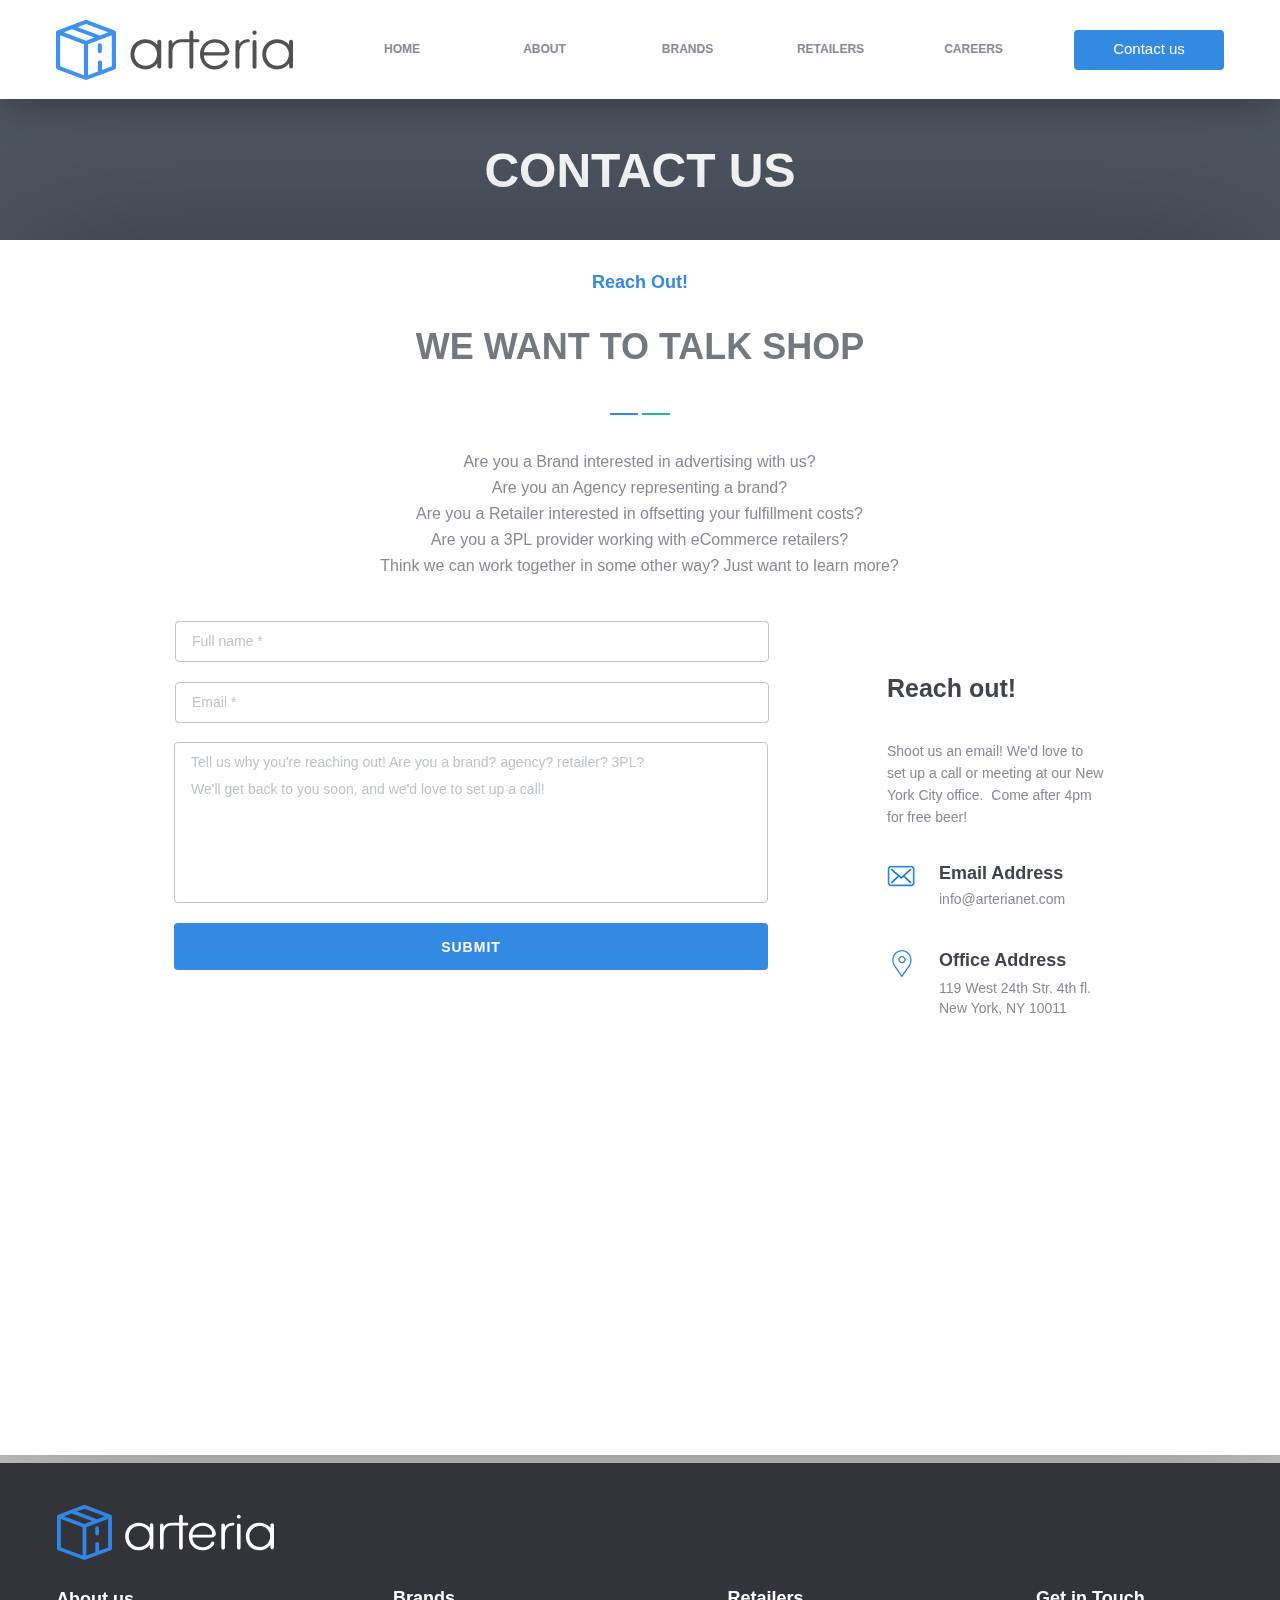
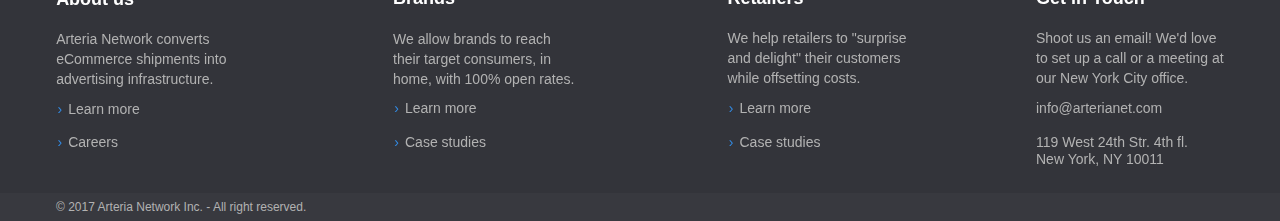
<file: contact-us.html>
<!DOCTYPE html>
<html class="nojs html css_verticalspacer" lang="en-US">
 <head>

  <meta http-equiv="Content-type" content="text/html;charset=UTF-8"/>
  <meta name="generator" content="2017.0.4.363"/>
  <meta name="viewport" content="width=device-width, initial-scale=1.0"/>
  
  <script type="text/javascript">
   // Update the 'nojs'/'js' class on the html node
document.documentElement.className = document.documentElement.className.replace(/\bnojs\b/g, 'js');

// Check that all required assets are uploaded and up-to-date
if(typeof Muse == "undefined") window.Muse = {}; window.Muse.assets = {"required":["museutils.js", "museconfig.js", "jquery.watch.js", "webpro.js", "jquery.musemenu.js", "jquery.musepolyfill.bgsize.js", "musewpdisclosure.js", "jquery.museresponsive.js", "require.js", "contact-us.css"], "outOfDate":[]};
</script>
  
  <title>Arteria Network : Contact Us</title>
  <!-- CSS -->
  <link rel="stylesheet" type="text/css" href="css/site_global.css?crc=316891798"/>
  <link rel="stylesheet" type="text/css" href="css/master_arteria-navigation.css?crc=4200850041"/>
  <link rel="stylesheet" type="text/css" href="css/contact-us.css?crc=3874310476" id="pagesheet"/>
  <!-- IE-only CSS -->
  <!--[if lt IE 9]>
  <link rel="stylesheet" type="text/css" href="css/iefonts_contact-us.css?crc=32709209"/>
  <link rel="stylesheet" type="text/css" href="css/nomq_preview_master_arteria-navigation.css?crc=462331475"/>
  <link rel="stylesheet" type="text/css" href="css/nomq_contact-us.css?crc=83992163" id="nomq_pagesheet"/>
  <![endif]-->
  <!-- Other scripts -->
  <script type="text/javascript">
   var __adobewebfontsappname__ = "muse";
</script>
  <!-- JS includes -->
  <script src="https://webfonts.creativecloud.com/raleway:n8,n4,n6,n7:default.js" type="text/javascript"></script>
  <!--[if lt IE 9]>
  <script src="scripts/html5shiv.js?crc=4241844378" type="text/javascript"></script>
  <![endif]-->
    <!--custom head HTML-->
  <link rel="apple-touch-icon" sizes="57x57" href="/assets/apple-icon-57x57.png">
<link rel="apple-touch-icon" sizes="60x60" href="/assets/apple-icon-60x60.png">
<link rel="apple-touch-icon" sizes="72x72" href="/assets/apple-icon-72x72.png">
<link rel="apple-touch-icon" sizes="76x76" href="/assets/apple-icon-76x76.png">
<link rel="apple-touch-icon" sizes="114x114" href="/assets/apple-icon-114x114.png">
<link rel="apple-touch-icon" sizes="120x120" href="/assets/apple-icon-120x120.png">
<link rel="apple-touch-icon" sizes="144x144" href="/assets/apple-icon-144x144.png">
<link rel="apple-touch-icon" sizes="152x152" href="/assets/apple-icon-152x152.png">
<link rel="apple-touch-icon" sizes="180x180" href="/assets/apple-icon-180x180.png">
<link rel="icon" type="image/png" sizes="192x192"  href="/assets/android-icon-192x192.png">
<link rel="icon" type="image/png" sizes="32x32" href="/assets/favicon-32x32.png">
<link rel="icon" type="image/png" sizes="96x96" href="/assets/favicon-96x96.png">
<link rel="icon" type="image/png" sizes="16x16" href="/assets/favicon-16x16.png">
<link rel="manifest" href="/assets/manifest.json">
<meta name="msapplication-TileColor" content="#ffffff">
<meta name="msapplication-TileImage" content="/assets/ms-icon-144x144.png">
<meta name="theme-color" content="#ffffff">

<!-- <script src="https://use.fontawesome.com/3cbf20b333.js"></script> -->

<script>
  (function(i,s,o,g,r,a,m){i['GoogleAnalyticsObject']=r;i[r]=i[r]||function(){
  (i[r].q=i[r].q||[]).push(arguments)},i[r].l=1*new Date();a=s.createElement(o),
  m=s.getElementsByTagName(o)[0];a.async=1;a.src=g;m.parentNode.insertBefore(a,m)
  })(window,document,'script','https://www.google-analytics.com/analytics.js','ga');

  ga('create', 'UA-104335722-1', 'auto');
  ga('send', 'pageview');

</script>
 </head>
 <body>

  <div class="breakpoint active" id="bp_infinity" data-min-width="1201"><!-- responsive breakpoint node -->
   <div class="clearfix borderbox" id="page"><!-- group -->
    <div class="clearfix grpelem" id="pu323154"><!-- group -->
     <div class="browser_width shared_content" id="u323154-bw" data-content-guid="u323154-bw_content">
      <div class="rgba-background" id="u323154"><!-- simple frame --></div>
     </div>
     <div class="browser_width shared_content" id="u323155-4-bw" data-content-guid="u323155-4-bw_content">
      <div class="clearfix" id="u323155-4"><!-- content -->
       <p id="u323155-2"><span class="h1-48" id="u323155">CONTACT US</span></p>
      </div>
     </div>
     <div class="browser_width shared_content" id="u218-bw" data-content-guid="u218-bw_content">
      <div class="shadow" id="u218"><!-- simple frame --></div>
     </div>
     <a class="nonblock nontext clip_frame" id="u315765" href="index.html"><!-- svg --><img class="svg temp_no_img_src" id="u315761" data-orig-src="images/arteria-logo-dark.svg?crc=178099619" width="237" height="60" alt="" data-mu-svgfallback="images/arteria-logo-dark_poster_.png?crc=4025672716" src="images/blank.gif?crc=4208392903"/></a>
    </div>
    <div class="clearfix grpelem" id="pu323263"><!-- group -->
     <div class="browser_width grpelem shared_content" id="u323263-bw" data-content-guid="u323263-bw_content">
      <div class="shadow" id="u323263"><!-- column -->
       <div class="clearfix" id="u323263_align_to_page">
        <div class="clearfix colelem shared_content" id="u322938" data-content-guid="u322938_content"><!-- group -->
         <div class="grpelem" id="u322939"><!-- simple frame --></div>
         <div class="grpelem" id="u322940"><!-- simple frame --></div>
        </div>
        <div class="clearfix colelem shared_content" id="u323291-12" data-content-guid="u323291-12_content"><!-- content -->
         <p>Are you a Brand interested in advertising with us?</p>
         <p>Are you an Agency representing a brand?</p>
         <p>Are you a Retailer interested in offsetting your fulfillment costs?</p>
         <p>Are you a 3PL provider working with eCommerce retailers?</p>
         <p>Think we can work together in some other way? Just want to learn more?</p>
        </div>
        <div class="clearfix colelem shared_content" id="u323312-4" data-content-guid="u323312-4_content"><!-- content -->
         <p id="u323312-2"><span class="h2-25" id="u323312">Reach out!</span></p>
        </div>
        <div class="clearfix colelem shared_content" id="u323311-4" data-content-guid="u323311-4_content"><!-- content -->
         <p><span class="text-14">Shoot us an email! We'd love to set up a call or meeting at our New York City office.&nbsp; Come after 4pm for free beer!</span></p>
        </div>
        <div class="clearfix colelem shared_content" id="pu323315" data-content-guid="pu323315_content"><!-- group -->
         <div class="clip_frame grpelem shared_content" id="u323315" data-content-guid="u323315_content"><!-- image -->
          <img class="block temp_no_img_src" id="u323315_img" data-orig-src="images/message-blue.png?crc=3820924651" alt="" width="28" height="28" src="images/blank.gif?crc=4208392903"/>
         </div>
         <div class="clearfix grpelem shared_content" id="u323309-8" data-content-guid="u323309-8_content"><!-- content -->
          <p id="u323309-2"><span class="h3-18" id="u323309">Email Address</span></p>
          <p id="u323309-3">&nbsp;</p>
          <p><a class="nonblock" href="mailto:info@arterianet.com"><span class="text-14">info@arterianet.com</span></a></p>
         </div>
        </div>
        <div class="clearfix colelem shared_content" id="pu323313" data-content-guid="pu323313_content"><!-- group -->
         <div class="clip_frame grpelem shared_content" id="u323313" data-content-guid="u323313_content"><!-- image -->
          <img class="block temp_no_img_src" id="u323313_img" data-orig-src="images/location-blue.png?crc=3935125398" alt="" width="30" height="30" src="images/blank.gif?crc=4208392903"/>
         </div>
         <div class="clearfix grpelem shared_content" id="u323310-9" data-content-guid="u323310-9_content"><!-- content -->
          <p id="u323310-2"><span class="h3-18" id="u323310">Office Address</span></p>
          <p id="u323310-3">&nbsp;</p>
          <p id="u323310-5"><span class="text-14">119 West 24th Str. 4th fl.</span></p>
          <p id="u323310-7"><span class="text-14">New York, NY 10011</span></p>
         </div>
        </div>
       </div>
      </div>
     </div>
     <div class="browser_width grpelem shared_content" id="u323290-bw" data-content-guid="u323290-bw_content">
      <div class="size_browser_width" id="u323290"><!-- custom html -->
       
<iframe class="actAsDiv" style="width:100%;height:100%;" frameborder="0" scrolling="no" marginheight="0" marginwidth="0" src="https://maps.google.com/maps?f=q&amp;source=s_q&amp;q=119%20West%2024th%20Str.%2C%20New%20York%2C%20NY%2010011&amp;aq=0&amp;ie=UTF8&amp;t=m&amp;z=12&amp;iwloc=A&amp;output=embed"></iframe>

      </div>
     </div>
     <div class="browser_width grpelem shared_content" id="u322935-4-bw" data-content-guid="u322935-4-bw_content">
      <div class="clearfix shared_content" id="u322935-4" data-content-guid="u322935-4_content"><!-- content -->
       <p id="u322935-2">Reach Out!</p>
      </div>
     </div>
     <div class="browser_width grpelem shared_content" id="u322936-4-bw" data-content-guid="u322936-4-bw_content">
      <div class="clearfix" id="u322936-4"><!-- content -->
       <p id="u322936-2"><span class="h2" id="u322936">We want to talk SHOP</span></p>
      </div>
     </div>
    </div>
    <form class="form-grp clearfix grpelem" id="widgetu323292" method="post" enctype="multipart/form-data" action="https://yxsafnswue.execute-api.us-east-1.amazonaws.com/prod/SendContactUsMail"><!-- none box -->
     <div class="fld-grp clearfix grpelem" id="widgetu323296" data-required="true"><!-- none box -->
      <span class="fld-input NoWrap actAsDiv transition rgba-background rounded-corners clearfix grpelem" id="u323299-4"><!-- content --><input class="wrapped-input" type="text" spellcheck="false" id="widgetu323296_input" name="Name" tabindex="1"/><label class="wrapped-input fld-prompt" id="widgetu323296_prompt" for="widgetu323296_input"><span class="actAsPara shared_content" data-content-guid="widgetu323296_prompt_0_content">Full name *</span></label></span>
     </div>
     <div class="fld-grp clearfix grpelem" id="widgetu323304" data-required="true" data-type="email"><!-- none box -->
      <span class="fld-input NoWrap actAsDiv transition rgba-background rounded-corners clearfix grpelem" id="u323306-4"><!-- content --><input class="wrapped-input" type="email" spellcheck="false" id="widgetu323304_input" name="Email" tabindex="2"/><label class="wrapped-input fld-prompt" id="widgetu323304_prompt" for="widgetu323304_input"><span class="actAsPara shared_content" data-content-guid="widgetu323304_prompt_0_content">Email *</span></label></span>
     </div>
     <div class="clearfix grpelem" id="u323294-4"><!-- content -->
      <p class="shared_content" data-content-guid="u323294-4_0_content">Submitting Form...</p>
     </div>
     <div class="clearfix grpelem" id="u323293-4"><!-- content -->
      <p id="u323293-2" class="shared_content" data-content-guid="u323293-2_content">Thank you, your message sent.</p>
     </div>
     <div class="clearfix grpelem" id="u323295-4"><!-- content -->
      <p class="shared_content" data-content-guid="u323295-4_0_content">Form received.</p>
     </div>
     <button class="submit-btn NoWrap transition rounded-corners clearfix grpelem" id="u323308-4" type="submit" value="Submit" tabindex="4"><!-- content -->
      <div style="margin-top:-20px;height:20px;" class="shared_content" data-content-guid="u323308-4_0_content">
       <p>Submit</p>
      </div>
     </button>
     <div class="fld-grp clearfix grpelem" id="widgetu323300" data-required="true"><!-- none box -->
      <span class="fld-textarea actAsDiv transition rgba-background rounded-corners clearfix grpelem" id="u323302-6"><!-- content --><textarea class="wrapped-input" id="widgetu323300_input" name="Message" tabindex="3"></textarea><label class="wrapped-input fld-prompt" id="widgetu323300_prompt" for="widgetu323300_input"><span class="actAsPara shared_content" data-content-guid="widgetu323300_prompt_0_content">Tell us why you're reaching out! Are you a brand? agency? retailer? 3PL?</span><span class="actAsPara shared_content" data-content-guid="widgetu323300_prompt_1_content">We'll get back to you soon, and we'd love to set up a call!</span></label></span>
     </div>
    </form>
    <div class="clearfix grpelem" id="pu40380-4"><!-- group -->
     <a class="nonblock nontext MuseLinkActive transition rounded-corners clearfix" id="u40380-4" href="contact-us.html"><!-- content --><p>Contact us</p></a>
     <nav class="MenuBar clearfix" id="menuu109919"><!-- horizontal box -->
      <div class="MenuItemContainer clearfix grpelem" id="u109920"><!-- vertical box -->
       <a class="nonblock nontext MenuItem MenuItemWithSubMenu transition clearfix colelem" id="u109923" href="index.html"><!-- horizontal box --><div class="MenuItemLabel NoWrap clearfix grpelem" id="u109926-4"><!-- content --><p>home</p></div></a>
      </div>
      <div class="MenuItemContainer clearfix grpelem" id="u110298"><!-- vertical box -->
       <a class="nonblock nontext MenuItem MenuItemWithSubMenu transition clearfix colelem" id="u110301" href="about-us.html"><!-- horizontal box --><div class="MenuItemLabel NoWrap clearfix grpelem" id="u110302-4"><!-- content --><p>about</p></div></a>
      </div>
      <div class="MenuItemContainer clearfix grpelem" id="u110232"><!-- vertical box -->
       <a class="nonblock nontext MenuItem MenuItemWithSubMenu transition clearfix colelem" id="u110235" href="brands.html"><!-- horizontal box --><div class="MenuItemLabel NoWrap clearfix grpelem" id="u110236-4"><!-- content --><p>Brands</p></div></a>
      </div>
      <div class="MenuItemContainer clearfix grpelem" id="u110487"><!-- vertical box -->
       <a class="nonblock nontext MenuItem MenuItemWithSubMenu transition clearfix colelem" id="u110488" href="retailers.html"><!-- horizontal box --><div class="MenuItemLabel NoWrap clearfix grpelem" id="u110489-4"><!-- content --><p>Retailers</p></div></a>
      </div>
      <div class="MenuItemContainer clearfix grpelem" id="u175518"><!-- vertical box -->
       <a class="nonblock nontext MenuItem MenuItemWithSubMenu transition clearfix colelem" id="u175519" href="careers.html"><!-- horizontal box --><div class="MenuItemLabel NoWrap clearfix grpelem" id="u175521-4"><!-- content --><p>careers</p></div></a>
      </div>
     </nav>
    </div>
    <div class="verticalspacer" data-offset-top="1463" data-content-above-spacer="1462" data-content-below-spacer="357"></div>
    <div class="clearfix grpelem shared_content" id="pu80544" data-content-guid="pu80544_content"><!-- column -->
     <div class="browser_width colelem" id="u80544-bw">
      <div id="u80544"><!-- group -->
       <div class="clearfix" id="u80544_align_to_page">
        <div class="clearfix grpelem" id="pu315733"><!-- column -->
         <a class="nonblock nontext clip_frame colelem shared_content" id="u315733" href="index.html" data-content-guid="u315733_content"><!-- svg --><img class="svg temp_no_img_src" id="u315729" data-orig-src="images/arteria-logo-white.svg?crc=3970811726" width="217" height="55" alt="" data-mu-svgfallback="images/arteria-logo-white_poster_.png?crc=439593084" src="images/blank.gif?crc=4208392903"/></a>
         <div class="clearfix colelem shared_content" id="u322368" data-content-guid="u322368_content"><!-- column -->
          <div class="clearfix colelem" id="u80606-4"><!-- content -->
           <p>About us</p>
          </div>
          <div class="clearfix colelem" id="u315262-4"><!-- content -->
           <p>Arteria Network converts eCommerce shipments into advertising infrastructure.</p>
          </div>
          <div class="Footer-Link clearfix colelem" id="u315307-6"><!-- content -->
           <ul class="list0 nls-None" id="u315307-4">
            <li id="u315307-3"><a class="nonblock" href="about-us.html"><span id="u315307">Learn more</span></a></li>
           </ul>
          </div>
          <div class="Footer-Link clearfix colelem" id="u315308-6"><!-- content -->
           <ul class="list0 nls-None" id="u315308-4">
            <li><a class="nonblock" href="careers.html"><span id="u315308">Careers</span></a></li>
           </ul>
          </div>
         </div>
        </div>
        <div class="clearfix grpelem shared_content" id="u322374" data-content-guid="u322374_content"><!-- column -->
         <div class="clearfix colelem" id="u80779-4"><!-- content -->
          <p>Brands</p>
         </div>
         <div class="clearfix colelem" id="u315241-4"><!-- content -->
          <p>We allow brands to reach their target consumers, in home, with 100% open rates.</p>
         </div>
         <div class="Footer-Link clearfix colelem" id="u315242-6"><!-- content -->
          <ul class="list0 nls-None" id="u315242-4">
           <li><a class="nonblock" href="brands.html">Learn more</a></li>
          </ul>
         </div>
         <div class="Footer-Link clearfix colelem" id="u315274-6"><!-- content -->
          <ul class="list0 nls-None" id="u315274-4">
           <li><a class="nonblock" href="brand-case-study.html">Case studies</a></li>
          </ul>
         </div>
        </div>
        <div class="clearfix grpelem shared_content" id="u322380" data-content-guid="u322380_content"><!-- column -->
         <div class="clearfix colelem" id="u100113-4"><!-- content -->
          <p>Retailers</p>
         </div>
         <div class="clearfix colelem" id="u315220-4"><!-- content -->
          <p>We help retailers to &quot;surprise and delight&quot; their customers while offsetting costs.</p>
         </div>
         <div class="Footer-Link clearfix colelem" id="u315286-6"><!-- content -->
          <ul class="list0 nls-None" id="u315286-4">
           <li><a class="nonblock" href="retailers.html">Learn more</a></li>
          </ul>
         </div>
         <div class="Footer-Link clearfix colelem" id="u315287-6"><!-- content -->
          <ul class="list0 nls-None" id="u315287-4">
           <li><a class="nonblock" href="retailer-case-study.html">Case studies</a></li>
          </ul>
         </div>
        </div>
        <div class="clearfix grpelem shared_content" id="u322386" data-content-guid="u322386_content"><!-- column -->
         <div class="clearfix colelem" id="u81486-4"><!-- content -->
          <p>Get in Touch</p>
         </div>
         <div class="clearfix colelem" id="u315868-4"><!-- content -->
          <p>Shoot us an email! We'd love to set up a call or a meeting at our New York City office.</p>
         </div>
         <div class="Footer-Link clearfix colelem" id="u81487-5"><!-- content -->
          <p><a class="nonblock" href="mailto:info@arterianet.com"><span id="u81487">info@arterianet.com</span></a></p>
         </div>
         <div class="Footer-Link clearfix colelem" id="u81489-8"><!-- content -->
          <p><a class="nonblock" href="https://www.google.com/maps?q=119+West+24th+Str.,+New+York,+NY+10011" target="_blank"><span id="u81489-4">119 West 24th Str. 4th fl.<br/>New York, NY 10011</span></a></p>
         </div>
        </div>
       </div>
      </div>
     </div>
     <div class="browser_width colelem shared_content" id="u81580-bw" data-content-guid="u81580-bw_content">
      <div id="u81580"><!-- group -->
       <div class="clearfix" id="u81580_align_to_page">
        <div class="Footer-Link clearfix grpelem" id="u80640-4"><!-- content -->
         <p id="u80640-2"><span id="u80640">© 2017 Arteria Network Inc. - All right reserved.</span></p>
        </div>
       </div>
      </div>
     </div>
    </div>
   </div>
   <div class="preload_images">
    <img class="preload temp_no_img_src" data-orig-src="images/menu-bg.gif?crc=133413637" alt="" src="images/blank.gif?crc=4208392903"/>
   </div>
  </div>
  <div class="breakpoint" id="bp_1200" data-min-width="901" data-max-width="1200"><!-- responsive breakpoint node -->
   <div class="clearfix borderbox temp_no_id" data-orig-id="page"><!-- group -->
    <div class="clearfix grpelem temp_no_id" data-orig-id="pu323154"><!-- group -->
     <span class="browser_width placeholder" data-placeholder-for="u323154-bw_content"><!-- placeholder node --></span>
     <span class="browser_width placeholder" data-placeholder-for="u323155-4-bw_content"><!-- placeholder node --></span>
     <span class="browser_width placeholder" data-placeholder-for="u218-bw_content"><!-- placeholder node --></span>
     <div class="browser_width" id="accordionu46521-bw">
      <ul class="AccordionWidget clearfix" id="accordionu46521"><!-- vertical box -->
       <li class="AccordionPanel clearfix colelem100" id="u46522"><!-- vertical box --><div class="AccordionPanelTab transition museBGSize clearfix colelem100" id="u46568-3"><!-- content --><p id="u46568" class="shared_content" data-content-guid="u46568_content">&nbsp;</p></div><div class="AccordionPanelContent disn clearfix colelem100" id="u46523"><!-- column --><nav class="MenuBar clearfix colelem" id="menuu46525"><!-- vertical box --><div class="MenuItemContainer borderbox clearfix colelem" id="u46547"><!-- horizontal box --><a class="nonblock nontext MenuItem MenuItemWithSubMenu borderbox transition clearfix grpelem" id="u46550" href="index.html"><!-- horizontal box --><div class="MenuItemLabel borderbox clearfix grpelem" id="u46552-4"><!-- content --><p id="u46552-2" class="shared_content" data-content-guid="u46552-2_content"><span id="u46552">Home</span></p></div></a></div><div class="MenuItemContainer borderbox clearfix colelem" id="u46533"><!-- horizontal box --><a class="nonblock nontext MenuItem MenuItemWithSubMenu borderbox transition clearfix grpelem" id="u46536" href="about-us.html"><!-- horizontal box --><div class="MenuItemLabel borderbox clearfix grpelem" id="u46538-4"><!-- content --><p id="u46538-2" class="shared_content" data-content-guid="u46538-2_content"><span id="u46538">About us</span></p></div></a></div><div class="MenuItemContainer borderbox clearfix colelem" id="u46554"><!-- horizontal box --><a class="nonblock nontext MenuItem MenuItemWithSubMenu borderbox transition clearfix grpelem" id="u46557" href="brands.html"><!-- horizontal box --><div class="MenuItemLabel borderbox clearfix grpelem" id="u46560-4"><!-- content --><p id="u46560-2" class="shared_content" data-content-guid="u46560-2_content"><span id="u46560">Brands</span></p></div></a></div><div class="MenuItemContainer borderbox clearfix colelem" id="u46540"><!-- horizontal box --><a class="nonblock nontext MenuItem MenuItemWithSubMenu borderbox transition clearfix grpelem" id="u46541" href="retailers.html"><!-- horizontal box --><div class="MenuItemLabel borderbox clearfix grpelem" id="u46542-4"><!-- content --><p id="u46542-2" class="shared_content" data-content-guid="u46542-2_content"><span id="u46542">Retailers</span></p></div></a></div><div class="MenuItemContainer borderbox clearfix colelem" id="u46526"><!-- horizontal box --><a class="nonblock nontext MenuItem MenuItemWithSubMenu borderbox transition clearfix grpelem" id="u46529" href="careers.html"><!-- horizontal box --><div class="MenuItemLabel borderbox clearfix grpelem" id="u46532-4"><!-- content --><p id="u46532-2" class="shared_content" data-content-guid="u46532-2_content"><span id="u46532">CAREERS</span></p></div></a></div></nav><a class="nonblock nontext MuseLinkActive transition rounded-corners clearfix colelem shared_content" id="u46524-4" href="contact-us.html" data-content-guid="u46524-4_content"><!-- content --><p>Contact us</p></a></div></li>
      </ul>
     </div>
    </div>
    <div class="clearfix grpelem temp_no_id" data-orig-id="pu323263"><!-- group -->
     <span class="browser_width grpelem placeholder" data-placeholder-for="u323263-bw_content"><!-- placeholder node --></span>
     <span class="browser_width grpelem placeholder" data-placeholder-for="u323290-bw_content"><!-- placeholder node --></span>
     <form class="form-grp clearfix grpelem temp_no_id" method="post" enctype="multipart/form-data" action="https://yxsafnswue.execute-api.us-east-1.amazonaws.com/prod/SendContactUsMail" data-orig-id="widgetu323292"><!-- none box -->
      <div class="fld-grp clearfix grpelem temp_no_id" data-required="true" data-orig-id="widgetu323296"><!-- none box -->
       <span class="fld-input NoWrap actAsDiv transition rgba-background rounded-corners clearfix grpelem temp_no_id" data-orig-id="u323299-4"><!-- content --><input class="wrapped-input temp_no_id" type="text" spellcheck="false" name="Name" tabindex="5" data-orig-id="widgetu323296_input"/><label class="wrapped-input fld-prompt temp_no_id" for="widgetu323296_input" data-orig-id="widgetu323296_prompt"><span class="actAsPara placeholder" data-placeholder-for="widgetu323296_prompt_0_content"><!-- placeholder node --></span></label></span>
      </div>
      <div class="fld-grp clearfix grpelem temp_no_id" data-required="true" data-type="email" data-orig-id="widgetu323304"><!-- none box -->
       <span class="fld-input NoWrap actAsDiv transition rgba-background rounded-corners clearfix grpelem temp_no_id" data-orig-id="u323306-4"><!-- content --><input class="wrapped-input temp_no_id" type="email" spellcheck="false" name="Email" tabindex="6" data-orig-id="widgetu323304_input"/><label class="wrapped-input fld-prompt temp_no_id" for="widgetu323304_input" data-orig-id="widgetu323304_prompt"><span class="actAsPara placeholder" data-placeholder-for="widgetu323304_prompt_0_content"><!-- placeholder node --></span></label></span>
      </div>
      <div class="clearfix grpelem temp_no_id" data-orig-id="u323294-4"><!-- content -->
       <span class="placeholder" data-placeholder-for="u323294-4_0_content"><!-- placeholder node --></span>
      </div>
      <div class="clearfix grpelem temp_no_id" data-orig-id="u323293-4"><!-- content -->
       <span class="placeholder" data-placeholder-for="u323293-2_content"><!-- placeholder node --></span>
      </div>
      <div class="clearfix grpelem temp_no_id" data-orig-id="u323295-4"><!-- content -->
       <span class="placeholder" data-placeholder-for="u323295-4_0_content"><!-- placeholder node --></span>
      </div>
      <button class="submit-btn NoWrap transition rounded-corners clearfix grpelem temp_no_id" type="submit" value="Submit" tabindex="8" data-orig-id="u323308-4"><!-- content -->
       <span class="placeholder" data-placeholder-for="u323308-4_0_content"><!-- placeholder node --></span>
      </button>
      <div class="fld-grp clearfix grpelem temp_no_id" data-required="true" data-orig-id="widgetu323300"><!-- none box -->
       <span class="fld-textarea actAsDiv transition rgba-background rounded-corners clearfix grpelem temp_no_id" data-orig-id="u323302-6"><!-- content --><textarea class="wrapped-input temp_no_id" name="Message" tabindex="7" data-orig-id="widgetu323300_input"></textarea><label class="wrapped-input fld-prompt temp_no_id" for="widgetu323300_input" data-orig-id="widgetu323300_prompt"><span class="actAsPara placeholder" data-placeholder-for="widgetu323300_prompt_0_content"><!-- placeholder node --></span><span class="actAsPara placeholder" data-placeholder-for="widgetu323300_prompt_1_content"><!-- placeholder node --></span></label></span>
      </div>
     </form>
     <span class="browser_width grpelem placeholder" data-placeholder-for="u322935-4-bw_content"><!-- placeholder node --></span>
     <span class="browser_width grpelem placeholder" data-placeholder-for="u322936-4-bw_content"><!-- placeholder node --></span>
    </div>
    <a class="nonblock nontext clip_frame temp_no_id shared_content" href="index.html" data-orig-id="u315765" data-content-guid="u315765_content"><!-- svg --><img class="svg temp_no_id temp_no_img_src" data-orig-src="images/arteria-logo-dark.svg?crc=178099619" width="192" height="49" alt="" data-mu-svgfallback="images/arteria-logo-dark_poster_.png?crc=4025672716" data-orig-id="u315761" src="images/blank.gif?crc=4208392903"/></a>
    <div class="verticalspacer" data-offset-top="1413" data-content-above-spacer="1412" data-content-below-spacer="357"></div>
    <span class="clearfix grpelem placeholder" data-placeholder-for="pu80544_content"><!-- placeholder node --></span>
   </div>
  </div>
  <div class="breakpoint" id="bp_900" data-min-width="581" data-max-width="900"><!-- responsive breakpoint node -->
   <div class="clearfix borderbox temp_no_id" data-orig-id="page"><!-- group -->
    <div class="clearfix grpelem temp_no_id" data-orig-id="pu323154"><!-- group -->
     <span class="browser_width placeholder" data-placeholder-for="u323154-bw_content"><!-- placeholder node --></span>
     <span class="browser_width placeholder" data-placeholder-for="u323155-4-bw_content"><!-- placeholder node --></span>
     <span class="browser_width placeholder" data-placeholder-for="u218-bw_content"><!-- placeholder node --></span>
     <div class="browser_width temp_no_id" data-orig-id="accordionu46521-bw">
      <ul class="AccordionWidget clearfix temp_no_id" data-orig-id="accordionu46521"><!-- vertical box -->
       <li class="AccordionPanel clearfix colelem100 temp_no_id" data-orig-id="u46522"><!-- vertical box --><div class="AccordionPanelTab transition museBGSize clearfix colelem100 temp_no_id" data-orig-id="u46568-3"><!-- content --><span class="placeholder" data-placeholder-for="u46568_content"><!-- placeholder node --></span></div><div class="AccordionPanelContent disn clearfix colelem100 temp_no_id" data-orig-id="u46523"><!-- column --><nav class="MenuBar clearfix colelem temp_no_id" data-orig-id="menuu46525"><!-- vertical box --><div class="MenuItemContainer borderbox clearfix colelem temp_no_id" data-orig-id="u46547"><!-- horizontal box --><a class="nonblock nontext MenuItem MenuItemWithSubMenu borderbox transition clearfix grpelem temp_no_id" href="index.html" data-orig-id="u46550"><!-- horizontal box --><div class="MenuItemLabel borderbox clearfix grpelem temp_no_id" data-orig-id="u46552-4"><!-- content --><span class="placeholder" data-placeholder-for="u46552-2_content"><!-- placeholder node --></span></div></a></div><div class="MenuItemContainer borderbox clearfix colelem temp_no_id" data-orig-id="u46533"><!-- horizontal box --><a class="nonblock nontext MenuItem MenuItemWithSubMenu borderbox transition clearfix grpelem temp_no_id" href="about-us.html" data-orig-id="u46536"><!-- horizontal box --><div class="MenuItemLabel borderbox clearfix grpelem temp_no_id" data-orig-id="u46538-4"><!-- content --><span class="placeholder" data-placeholder-for="u46538-2_content"><!-- placeholder node --></span></div></a></div><div class="MenuItemContainer borderbox clearfix colelem temp_no_id" data-orig-id="u46554"><!-- horizontal box --><a class="nonblock nontext MenuItem MenuItemWithSubMenu borderbox transition clearfix grpelem temp_no_id" href="brands.html" data-orig-id="u46557"><!-- horizontal box --><div class="MenuItemLabel borderbox clearfix grpelem temp_no_id" data-orig-id="u46560-4"><!-- content --><span class="placeholder" data-placeholder-for="u46560-2_content"><!-- placeholder node --></span></div></a></div><div class="MenuItemContainer borderbox clearfix colelem temp_no_id" data-orig-id="u46540"><!-- horizontal box --><a class="nonblock nontext MenuItem MenuItemWithSubMenu borderbox transition clearfix grpelem temp_no_id" href="retailers.html" data-orig-id="u46541"><!-- horizontal box --><div class="MenuItemLabel borderbox clearfix grpelem temp_no_id" data-orig-id="u46542-4"><!-- content --><span class="placeholder" data-placeholder-for="u46542-2_content"><!-- placeholder node --></span></div></a></div><div class="MenuItemContainer borderbox clearfix colelem temp_no_id" data-orig-id="u46526"><!-- horizontal box --><a class="nonblock nontext MenuItem MenuItemWithSubMenu borderbox transition clearfix grpelem temp_no_id" href="careers.html" data-orig-id="u46529"><!-- horizontal box --><div class="MenuItemLabel borderbox clearfix grpelem temp_no_id" data-orig-id="u46532-4"><!-- content --><span class="placeholder" data-placeholder-for="u46532-2_content"><!-- placeholder node --></span></div></a></div></nav><span class="nonblock nontext MuseLinkActive transition rounded-corners clearfix colelem placeholder" data-placeholder-for="u46524-4_content"><!-- placeholder node --></span></div></li>
      </ul>
     </div>
    </div>
    <div class="clearfix grpelem temp_no_id" data-orig-id="pu323263"><!-- group -->
     <div class="browser_width grpelem temp_no_id" data-orig-id="u323263-bw">
      <div class="shadow temp_no_id" data-orig-id="u323263"><!-- column -->
       <div class="clearfix temp_no_id" data-orig-id="u323263_align_to_page">
        <span class="clearfix colelem placeholder" data-placeholder-for="u322938_content"><!-- placeholder node --></span>
        <span class="clearfix colelem placeholder" data-placeholder-for="u323291-12_content"><!-- placeholder node --></span>
        <div class="clearfix colelem" id="pu323312-4"><!-- group -->
         <span class="clearfix grpelem placeholder" data-placeholder-for="u323312-4_content"><!-- placeholder node --></span>
         <span class="clip_frame grpelem placeholder" data-placeholder-for="u323315_content"><!-- placeholder node --></span>
         <span class="clearfix grpelem placeholder" data-placeholder-for="u323309-8_content"><!-- placeholder node --></span>
        </div>
        <div class="clearfix colelem" id="pu323311-4"><!-- group -->
         <span class="clearfix grpelem placeholder" data-placeholder-for="u323311-4_content"><!-- placeholder node --></span>
         <span class="clip_frame grpelem placeholder" data-placeholder-for="u323313_content"><!-- placeholder node --></span>
         <span class="clearfix grpelem placeholder" data-placeholder-for="u323310-9_content"><!-- placeholder node --></span>
        </div>
       </div>
      </div>
     </div>
     <span class="browser_width grpelem placeholder" data-placeholder-for="u323290-bw_content"><!-- placeholder node --></span>
     <form class="form-grp clearfix grpelem temp_no_id" method="post" enctype="multipart/form-data" action="https://yxsafnswue.execute-api.us-east-1.amazonaws.com/prod/SendContactUsMail" data-orig-id="widgetu323292"><!-- none box -->
      <div class="fld-grp clearfix grpelem temp_no_id" data-required="true" data-orig-id="widgetu323296"><!-- none box -->
       <span class="fld-input NoWrap actAsDiv transition rgba-background rounded-corners clearfix grpelem temp_no_id" data-orig-id="u323299-4"><!-- content --><input class="wrapped-input temp_no_id" type="text" spellcheck="false" name="Name" tabindex="9" data-orig-id="widgetu323296_input"/><label class="wrapped-input fld-prompt temp_no_id" for="widgetu323296_input" data-orig-id="widgetu323296_prompt"><span class="actAsPara placeholder" data-placeholder-for="widgetu323296_prompt_0_content"><!-- placeholder node --></span></label></span>
      </div>
      <div class="fld-grp clearfix grpelem temp_no_id" data-required="true" data-type="email" data-orig-id="widgetu323304"><!-- none box -->
       <span class="fld-input NoWrap actAsDiv transition rgba-background rounded-corners clearfix grpelem temp_no_id" data-orig-id="u323306-4"><!-- content --><input class="wrapped-input temp_no_id" type="email" spellcheck="false" name="Email" tabindex="10" data-orig-id="widgetu323304_input"/><label class="wrapped-input fld-prompt temp_no_id" for="widgetu323304_input" data-orig-id="widgetu323304_prompt"><span class="actAsPara placeholder" data-placeholder-for="widgetu323304_prompt_0_content"><!-- placeholder node --></span></label></span>
      </div>
      <div class="clearfix grpelem temp_no_id" data-orig-id="u323294-4"><!-- content -->
       <span class="placeholder" data-placeholder-for="u323294-4_0_content"><!-- placeholder node --></span>
      </div>
      <div class="clearfix grpelem temp_no_id" data-orig-id="u323293-4"><!-- content -->
       <span class="placeholder" data-placeholder-for="u323293-2_content"><!-- placeholder node --></span>
      </div>
      <div class="clearfix grpelem temp_no_id" data-orig-id="u323295-4"><!-- content -->
       <span class="placeholder" data-placeholder-for="u323295-4_0_content"><!-- placeholder node --></span>
      </div>
      <button class="submit-btn NoWrap transition rounded-corners clearfix grpelem temp_no_id" type="submit" value="Submit" tabindex="12" data-orig-id="u323308-4"><!-- content -->
       <span class="placeholder" data-placeholder-for="u323308-4_0_content"><!-- placeholder node --></span>
      </button>
      <div class="fld-grp clearfix grpelem temp_no_id" data-required="true" data-orig-id="widgetu323300"><!-- none box -->
       <span class="fld-textarea actAsDiv transition rgba-background rounded-corners clearfix grpelem temp_no_id" data-orig-id="u323302-6"><!-- content --><textarea class="wrapped-input temp_no_id" name="Message" tabindex="11" data-orig-id="widgetu323300_input"></textarea><label class="wrapped-input fld-prompt temp_no_id" for="widgetu323300_input" data-orig-id="widgetu323300_prompt"><span class="actAsPara placeholder" data-placeholder-for="widgetu323300_prompt_0_content"><!-- placeholder node --></span><span class="actAsPara placeholder" data-placeholder-for="widgetu323300_prompt_1_content"><!-- placeholder node --></span></label></span>
      </div>
     </form>
     <span class="browser_width grpelem placeholder" data-placeholder-for="u322935-4-bw_content"><!-- placeholder node --></span>
     <span class="browser_width grpelem placeholder" data-placeholder-for="u322936-4-bw_content"><!-- placeholder node --></span>
    </div>
    <span class="nonblock nontext clip_frame placeholder" data-placeholder-for="u315765_content"><!-- placeholder node --></span>
    <div class="verticalspacer" data-offset-top="1608" data-content-above-spacer="1607" data-content-below-spacer="557"></div>
    <div class="clearfix grpelem temp_no_id" data-orig-id="pu80544"><!-- column -->
     <div class="browser_width colelem temp_no_id" data-orig-id="u80544-bw">
      <div class="temp_no_id" data-orig-id="u80544"><!-- column -->
       <div class="clearfix temp_no_id" data-orig-id="u80544_align_to_page">
        <span class="nonblock nontext clip_frame colelem placeholder" data-placeholder-for="u315733_content"><!-- placeholder node --></span>
        <div class="clearfix colelem" id="pu322374"><!-- group -->
         <span class="clearfix grpelem placeholder" data-placeholder-for="u322374_content"><!-- placeholder node --></span>
         <span class="clearfix grpelem placeholder" data-placeholder-for="u322380_content"><!-- placeholder node --></span>
        </div>
        <div class="clearfix colelem" id="pu322368"><!-- group -->
         <span class="clearfix grpelem placeholder" data-placeholder-for="u322368_content"><!-- placeholder node --></span>
         <span class="clearfix grpelem placeholder" data-placeholder-for="u322386_content"><!-- placeholder node --></span>
        </div>
       </div>
      </div>
     </div>
     <span class="browser_width colelem placeholder" data-placeholder-for="u81580-bw_content"><!-- placeholder node --></span>
    </div>
   </div>
  </div>
  <div class="breakpoint" id="bp_580" data-max-width="580"><!-- responsive breakpoint node -->
   <div class="clearfix borderbox temp_no_id" data-orig-id="page"><!-- group -->
    <div class="clearfix grpelem temp_no_id" data-orig-id="pu323154"><!-- group -->
     <span class="browser_width placeholder" data-placeholder-for="u323154-bw_content"><!-- placeholder node --></span>
     <span class="browser_width placeholder" data-placeholder-for="u323155-4-bw_content"><!-- placeholder node --></span>
     <span class="browser_width placeholder" data-placeholder-for="u218-bw_content"><!-- placeholder node --></span>
     <div class="browser_width temp_no_id" data-orig-id="accordionu46521-bw">
      <ul class="AccordionWidget clearfix temp_no_id" data-orig-id="accordionu46521"><!-- vertical box -->
       <li class="AccordionPanel clearfix colelem100 temp_no_id" data-orig-id="u46522"><!-- vertical box --><div class="AccordionPanelTab transition museBGSize clearfix colelem100 temp_no_id" data-orig-id="u46568-3"><!-- content --><span class="placeholder" data-placeholder-for="u46568_content"><!-- placeholder node --></span></div><div class="AccordionPanelContent disn clearfix colelem100 temp_no_id" data-orig-id="u46523"><!-- column --><nav class="MenuBar clearfix colelem temp_no_id" data-orig-id="menuu46525"><!-- vertical box --><div class="MenuItemContainer borderbox clearfix colelem temp_no_id" data-orig-id="u46547"><!-- horizontal box --><a class="nonblock nontext MenuItem MenuItemWithSubMenu borderbox transition clearfix grpelem temp_no_id" href="index.html" data-orig-id="u46550"><!-- horizontal box --><div class="MenuItemLabel borderbox clearfix grpelem temp_no_id" data-orig-id="u46552-4"><!-- content --><span class="placeholder" data-placeholder-for="u46552-2_content"><!-- placeholder node --></span></div></a></div><div class="MenuItemContainer borderbox clearfix colelem temp_no_id" data-orig-id="u46533"><!-- horizontal box --><a class="nonblock nontext MenuItem MenuItemWithSubMenu borderbox transition clearfix grpelem temp_no_id" href="about-us.html" data-orig-id="u46536"><!-- horizontal box --><div class="MenuItemLabel borderbox clearfix grpelem temp_no_id" data-orig-id="u46538-4"><!-- content --><span class="placeholder" data-placeholder-for="u46538-2_content"><!-- placeholder node --></span></div></a></div><div class="MenuItemContainer borderbox clearfix colelem temp_no_id" data-orig-id="u46554"><!-- horizontal box --><a class="nonblock nontext MenuItem MenuItemWithSubMenu borderbox transition clearfix grpelem temp_no_id" href="brands.html" data-orig-id="u46557"><!-- horizontal box --><div class="MenuItemLabel borderbox clearfix grpelem temp_no_id" data-orig-id="u46560-4"><!-- content --><span class="placeholder" data-placeholder-for="u46560-2_content"><!-- placeholder node --></span></div></a></div><div class="MenuItemContainer borderbox clearfix colelem temp_no_id" data-orig-id="u46540"><!-- horizontal box --><a class="nonblock nontext MenuItem MenuItemWithSubMenu borderbox transition clearfix grpelem temp_no_id" href="retailers.html" data-orig-id="u46541"><!-- horizontal box --><div class="MenuItemLabel borderbox clearfix grpelem temp_no_id" data-orig-id="u46542-4"><!-- content --><span class="placeholder" data-placeholder-for="u46542-2_content"><!-- placeholder node --></span></div></a></div><div class="MenuItemContainer borderbox clearfix colelem temp_no_id" data-orig-id="u46526"><!-- horizontal box --><a class="nonblock nontext MenuItem MenuItemWithSubMenu borderbox transition clearfix grpelem temp_no_id" href="careers.html" data-orig-id="u46529"><!-- horizontal box --><div class="MenuItemLabel borderbox clearfix grpelem temp_no_id" data-orig-id="u46532-4"><!-- content --><span class="placeholder" data-placeholder-for="u46532-2_content"><!-- placeholder node --></span></div></a></div></nav><span class="nonblock nontext MuseLinkActive transition rounded-corners clearfix colelem placeholder" data-placeholder-for="u46524-4_content"><!-- placeholder node --></span></div></li>
      </ul>
     </div>
    </div>
    <div class="clearfix grpelem temp_no_id" data-orig-id="pu323263"><!-- group -->
     <div class="browser_width grpelem temp_no_id" data-orig-id="u323263-bw">
      <div class="shadow temp_no_id" data-orig-id="u323263"><!-- column -->
       <div class="clearfix temp_no_id" data-orig-id="u323263_align_to_page">
        <span class="clearfix colelem placeholder" data-placeholder-for="u322935-4_content"><!-- placeholder node --></span>
        <span class="clearfix colelem placeholder" data-placeholder-for="u322938_content"><!-- placeholder node --></span>
        <span class="clearfix colelem placeholder" data-placeholder-for="u323291-12_content"><!-- placeholder node --></span>
        <span class="clearfix colelem placeholder" data-placeholder-for="u323312-4_content"><!-- placeholder node --></span>
        <span class="clearfix colelem placeholder" data-placeholder-for="u323311-4_content"><!-- placeholder node --></span>
        <span class="clearfix colelem placeholder" data-placeholder-for="pu323315_content"><!-- placeholder node --></span>
        <span class="clearfix colelem placeholder" data-placeholder-for="pu323313_content"><!-- placeholder node --></span>
       </div>
      </div>
     </div>
     <span class="browser_width grpelem placeholder" data-placeholder-for="u323290-bw_content"><!-- placeholder node --></span>
     <form class="form-grp clearfix grpelem temp_no_id" method="post" enctype="multipart/form-data" action="https://yxsafnswue.execute-api.us-east-1.amazonaws.com/prod/SendContactUsMail" data-orig-id="widgetu323292"><!-- none box -->
      <div class="fld-grp clearfix grpelem temp_no_id" data-required="true" data-orig-id="widgetu323296"><!-- none box -->
       <span class="fld-input NoWrap actAsDiv transition rgba-background rounded-corners clearfix grpelem temp_no_id" data-orig-id="u323299-4"><!-- content --><input class="wrapped-input temp_no_id" type="text" spellcheck="false" name="Name" tabindex="13" data-orig-id="widgetu323296_input"/><label class="wrapped-input fld-prompt temp_no_id" for="widgetu323296_input" data-orig-id="widgetu323296_prompt"><span class="actAsPara placeholder" data-placeholder-for="widgetu323296_prompt_0_content"><!-- placeholder node --></span></label></span>
      </div>
      <div class="fld-grp clearfix grpelem temp_no_id" data-required="true" data-type="email" data-orig-id="widgetu323304"><!-- none box -->
       <span class="fld-input NoWrap actAsDiv transition rgba-background rounded-corners clearfix grpelem temp_no_id" data-orig-id="u323306-4"><!-- content --><input class="wrapped-input temp_no_id" type="email" spellcheck="false" name="Email" tabindex="14" data-orig-id="widgetu323304_input"/><label class="wrapped-input fld-prompt temp_no_id" for="widgetu323304_input" data-orig-id="widgetu323304_prompt"><span class="actAsPara placeholder" data-placeholder-for="widgetu323304_prompt_0_content"><!-- placeholder node --></span></label></span>
      </div>
      <div class="clearfix grpelem temp_no_id" data-orig-id="u323294-4"><!-- content -->
       <span class="placeholder" data-placeholder-for="u323294-4_0_content"><!-- placeholder node --></span>
      </div>
      <div class="clearfix grpelem temp_no_id" data-orig-id="u323293-4"><!-- content -->
       <span class="placeholder" data-placeholder-for="u323293-2_content"><!-- placeholder node --></span>
      </div>
      <div class="clearfix grpelem temp_no_id" data-orig-id="u323295-4"><!-- content -->
       <span class="placeholder" data-placeholder-for="u323295-4_0_content"><!-- placeholder node --></span>
      </div>
      <button class="submit-btn NoWrap transition rounded-corners clearfix grpelem temp_no_id" type="submit" value="Submit" tabindex="16" data-orig-id="u323308-4"><!-- content -->
       <span class="placeholder" data-placeholder-for="u323308-4_0_content"><!-- placeholder node --></span>
      </button>
      <div class="fld-grp clearfix grpelem temp_no_id" data-required="true" data-orig-id="widgetu323300"><!-- none box -->
       <span class="fld-textarea actAsDiv transition rgba-background rounded-corners clearfix grpelem temp_no_id" data-orig-id="u323302-6"><!-- content --><textarea class="wrapped-input temp_no_id" name="Message" tabindex="15" data-orig-id="widgetu323300_input"></textarea><label class="wrapped-input fld-prompt temp_no_id" for="widgetu323300_input" data-orig-id="widgetu323300_prompt"><span class="actAsPara placeholder" data-placeholder-for="widgetu323300_prompt_0_content"><!-- placeholder node --></span><span class="actAsPara placeholder" data-placeholder-for="widgetu323300_prompt_1_content"><!-- placeholder node --></span></label></span>
      </div>
     </form>
     <span class="browser_width grpelem placeholder" data-placeholder-for="u322936-4-bw_content"><!-- placeholder node --></span>
    </div>
    <span class="nonblock nontext clip_frame placeholder" data-placeholder-for="u315765_content"><!-- placeholder node --></span>
    <div class="verticalspacer" data-offset-top="1908" data-content-above-spacer="1907" data-content-below-spacer="965"></div>
    <div class="clearfix grpelem temp_no_id" data-orig-id="pu80544"><!-- column -->
     <div class="browser_width colelem temp_no_id" data-orig-id="u80544-bw">
      <div class="temp_no_id" data-orig-id="u80544"><!-- column -->
       <div class="clearfix temp_no_id" data-orig-id="u80544_align_to_page">
        <span class="nonblock nontext clip_frame colelem placeholder" data-placeholder-for="u315733_content"><!-- placeholder node --></span>
        <span class="clearfix colelem placeholder" data-placeholder-for="u322374_content"><!-- placeholder node --></span>
        <span class="clearfix colelem placeholder" data-placeholder-for="u322380_content"><!-- placeholder node --></span>
        <span class="clearfix colelem placeholder" data-placeholder-for="u322368_content"><!-- placeholder node --></span>
        <span class="clearfix colelem placeholder" data-placeholder-for="u322386_content"><!-- placeholder node --></span>
       </div>
      </div>
     </div>
     <span class="browser_width colelem placeholder" data-placeholder-for="u81580-bw_content"><!-- placeholder node --></span>
    </div>
   </div>
  </div>
  <!-- Other scripts -->
  <script type="text/javascript">
   // Decide weather to suppress missing file error or not based on preference setting
var suppressMissingFileError = false
</script>
  <script type="text/javascript">
   window.Muse.assets.check=function(d){if(!window.Muse.assets.checked){window.Muse.assets.checked=!0;var b={},c=function(a,b){if(window.getComputedStyle){var c=window.getComputedStyle(a,null);return c&&c.getPropertyValue(b)||c&&c[b]||""}if(document.documentElement.currentStyle)return(c=a.currentStyle)&&c[b]||a.style&&a.style[b]||"";return""},a=function(a){if(a.match(/^rgb/))return a=a.replace(/\s+/g,"").match(/([\d\,]+)/gi)[0].split(","),(parseInt(a[0])<<16)+(parseInt(a[1])<<8)+parseInt(a[2]);if(a.match(/^\#/))return parseInt(a.substr(1),
16);return 0},g=function(g){for(var f=document.getElementsByTagName("link"),h=0;h<f.length;h++)if("text/css"==f[h].type){var i=(f[h].href||"").match(/\/?css\/([\w\-]+\.css)\?crc=(\d+)/);if(!i||!i[1]||!i[2])break;b[i[1]]=i[2]}f=document.createElement("div");f.className="version";f.style.cssText="display:none; width:1px; height:1px;";document.getElementsByTagName("body")[0].appendChild(f);for(h=0;h<Muse.assets.required.length;){var i=Muse.assets.required[h],l=i.match(/([\w\-\.]+)\.(\w+)$/),k=l&&l[1]?
l[1]:null,l=l&&l[2]?l[2]:null;switch(l.toLowerCase()){case "css":k=k.replace(/\W/gi,"_").replace(/^([^a-z])/gi,"_$1");f.className+=" "+k;k=a(c(f,"color"));l=a(c(f,"backgroundColor"));k!=0||l!=0?(Muse.assets.required.splice(h,1),"undefined"!=typeof b[i]&&(k!=b[i]>>>24||l!=(b[i]&16777215))&&Muse.assets.outOfDate.push(i)):h++;f.className="version";break;case "js":h++;break;default:throw Error("Unsupported file type: "+l);}}d?d().jquery!="1.8.3"&&Muse.assets.outOfDate.push("jquery-1.8.3.min.js"):Muse.assets.required.push("jquery-1.8.3.min.js");
f.parentNode.removeChild(f);if(Muse.assets.outOfDate.length||Muse.assets.required.length)f="Some files on the server may be missing or incorrect. Clear browser cache and try again. If the problem persists please contact website author.",g&&Muse.assets.outOfDate.length&&(f+="\nOut of date: "+Muse.assets.outOfDate.join(",")),g&&Muse.assets.required.length&&(f+="\nMissing: "+Muse.assets.required.join(",")),suppressMissingFileError?(f+="\nUse SuppressMissingFileError key in AppPrefs.xml to show missing file error pop up.",console.log(f)):alert(f)};location&&location.search&&location.search.match&&location.search.match(/muse_debug/gi)?
setTimeout(function(){g(!0)},5E3):g()}};
var muse_init=function(){require.config({baseUrl:""});require(["jquery","museutils","whatinput","jquery.watch","webpro","jquery.musemenu","jquery.musepolyfill.bgsize","musewpdisclosure","jquery.museresponsive"],function(d){var $ = d;$(document).ready(function(){try{
window.Muse.assets.check($);/* body */
Muse.Utils.transformMarkupToFixBrowserProblemsPreInit();/* body */
Muse.Utils.prepHyperlinks(true);/* body */
Muse.Utils.resizeHeight('.browser_width');/* resize height */
Muse.Utils.requestAnimationFrame(function() { $('body').addClass('initialized'); });/* mark body as initialized */
Muse.Utils.fullPage('#page');/* 100% height page */
Muse.Utils.initWidget('#widgetu323292', ['#bp_infinity', '#bp_1200', '#bp_900', '#bp_580'], function(elem) { return new WebPro.Widget.Form(elem, {validationEvent:'submit',errorStateSensitivity:'high',fieldWrapperClass:'fld-grp',formSubmittedClass:'frm-sub-st',formErrorClass:'frm-subm-err-st',formDeliveredClass:'frm-subm-ok-st',notEmptyClass:'non-empty-st',focusClass:'focus-st',invalidClass:'fld-err-st',requiredClass:'fld-err-st',ajaxSubmit:true}); });/* #widgetu323292 */
Muse.Utils.initWidget('.MenuBar', ['#bp_infinity', '#bp_1200', '#bp_900', '#bp_580'], function(elem) { return $(elem).museMenu(); });/* unifiedNavBar */
Muse.Utils.initWidget('#accordionu46521', ['#bp_1200', '#bp_900', '#bp_580'], function(elem) { return new WebPro.Widget.Accordion(elem, {canCloseAll:true,defaultIndex:-1}); });/* #accordionu46521 */
$( '.breakpoint' ).registerBreakpoint();/* Register breakpoints */
Muse.Utils.transformMarkupToFixBrowserProblems();/* body */
}catch(b){if(b&&"function"==typeof b.notify?b.notify():Muse.Assert.fail("Error calling selector function: "+b),false)throw b;}})})};

</script>
  <!-- RequireJS script -->
  <script src="scripts/require.js?crc=3951022091" type="text/javascript" async data-main="scripts/museconfig.js?crc=4177022356" onload="if (requirejs) requirejs.onError = function(requireType, requireModule) { if (requireType && requireType.toString && requireType.toString().indexOf && 0 <= requireType.toString().indexOf('#scripterror')) window.Muse.assets.check(); }" onerror="window.Muse.assets.check();"></script>
   </body>
</html>
</file>
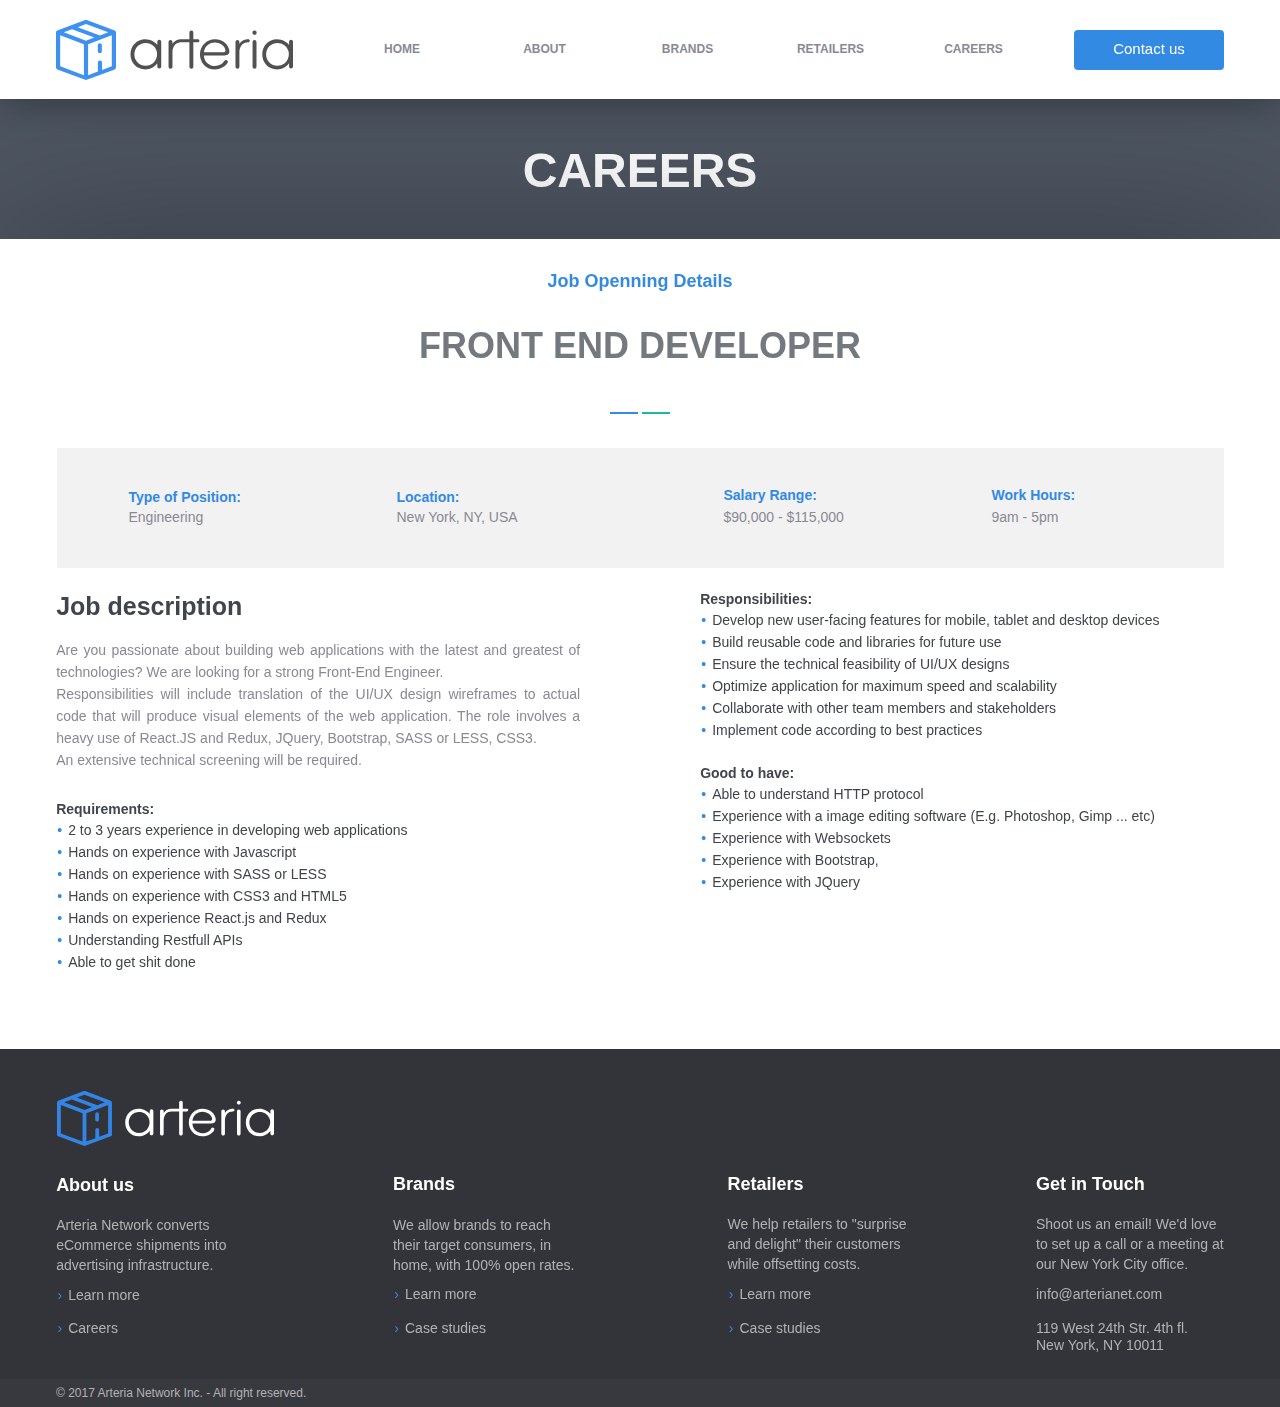
<file: front-end-developer.html>
<!DOCTYPE html>
<html class="nojs html css_verticalspacer" lang="en-US">
 <head>

  <meta http-equiv="Content-type" content="text/html;charset=UTF-8"/>
  <meta name="generator" content="2017.0.4.363"/>
  <meta name="viewport" content="width=device-width, initial-scale=1.0"/>
  
  <script type="text/javascript">
   // Update the 'nojs'/'js' class on the html node
document.documentElement.className = document.documentElement.className.replace(/\bnojs\b/g, 'js');

// Check that all required assets are uploaded and up-to-date
if(typeof Muse == "undefined") window.Muse = {}; window.Muse.assets = {"required":["museutils.js", "museconfig.js", "webpro.js", "jquery.musemenu.js", "jquery.watch.js", "musewpdisclosure.js", "jquery.museresponsive.js", "require.js", "front-end-developer.css"], "outOfDate":[]};
</script>
  
  <title>Arteria Network : Front End Developer</title>
  <!-- CSS -->
  <link rel="stylesheet" type="text/css" href="css/site_global.css?crc=3911349242"/>
  <link rel="stylesheet" type="text/css" href="css/master_arteria-navigation.css?crc=4169168305"/>
  <link rel="stylesheet" type="text/css" href="css/front-end-developer.css?crc=451325585" id="pagesheet"/>
  <!-- IE-only CSS -->
  <!--[if lt IE 9]>
  <link rel="stylesheet" type="text/css" href="css/iefonts_front-end-developer.css?crc=32709209"/>
  <link rel="stylesheet" type="text/css" href="css/nomq_preview_master_arteria-navigation.css?crc=435237628"/>
  <link rel="stylesheet" type="text/css" href="css/nomq_front-end-developer.css?crc=199568529" id="nomq_pagesheet"/>
  <![endif]-->
  <!-- Other scripts -->
  <script type="text/javascript">
   var __adobewebfontsappname__ = "muse";
</script>
  <!-- JS includes -->
  <script src="https://webfonts.creativecloud.com/raleway:n8,n4,n7,n6:default.js" type="text/javascript"></script>
  <!--[if lt IE 9]>
  <script src="scripts/html5shiv.js?crc=4241844378" type="text/javascript"></script>
  <![endif]-->
    <!--custom head HTML-->
  <link rel="apple-touch-icon" sizes="57x57" href="/assets/apple-icon-57x57.png">
<link rel="apple-touch-icon" sizes="60x60" href="/assets/apple-icon-60x60.png">
<link rel="apple-touch-icon" sizes="72x72" href="/assets/apple-icon-72x72.png">
<link rel="apple-touch-icon" sizes="76x76" href="/assets/apple-icon-76x76.png">
<link rel="apple-touch-icon" sizes="114x114" href="/assets/apple-icon-114x114.png">
<link rel="apple-touch-icon" sizes="120x120" href="/assets/apple-icon-120x120.png">
<link rel="apple-touch-icon" sizes="144x144" href="/assets/apple-icon-144x144.png">
<link rel="apple-touch-icon" sizes="152x152" href="/assets/apple-icon-152x152.png">
<link rel="apple-touch-icon" sizes="180x180" href="/assets/apple-icon-180x180.png">
<link rel="icon" type="image/png" sizes="192x192"  href="/assets/android-icon-192x192.png">
<link rel="icon" type="image/png" sizes="32x32" href="/assets/favicon-32x32.png">
<link rel="icon" type="image/png" sizes="96x96" href="/assets/favicon-96x96.png">
<link rel="icon" type="image/png" sizes="16x16" href="/assets/favicon-16x16.png">
<link rel="manifest" href="/assets/manifest.json">
<meta name="msapplication-TileColor" content="#ffffff">
<meta name="msapplication-TileImage" content="/assets/ms-icon-144x144.png">
<meta name="theme-color" content="#ffffff">

<!-- <script src="https://use.fontawesome.com/3cbf20b333.js"></script> -->

<script>
  (function(i,s,o,g,r,a,m){i['GoogleAnalyticsObject']=r;i[r]=i[r]||function(){
  (i[r].q=i[r].q||[]).push(arguments)},i[r].l=1*new Date();a=s.createElement(o),
  m=s.getElementsByTagName(o)[0];a.async=1;a.src=g;m.parentNode.insertBefore(a,m)
  })(window,document,'script','https://www.google-analytics.com/analytics.js','ga');

  ga('create', 'UA-104335722-1', 'auto');
  ga('send', 'pageview');

</script>
 </head>
 <body>

  <div class="breakpoint active" id="bp_infinity" data-min-width="1201"><!-- responsive breakpoint node -->
   <div class="clearfix borderbox" id="page"><!-- column -->
    <div class="position_content" id="page_position_content">
     <div class="clearfix colelem" id="pu324167"><!-- group -->
      <div class="browser_width shared_content" id="u324167-bw" data-content-guid="u324167-bw_content">
       <div class="rgba-background" id="u324167"><!-- simple frame --></div>
      </div>
      <div class="browser_width shared_content" id="u324168-4-bw" data-content-guid="u324168-4-bw_content">
       <div class="clearfix" id="u324168-4"><!-- content -->
        <p id="u324168-2"><span class="h1-48" id="u324168">Careers</span></p>
       </div>
      </div>
      <div class="browser_width shared_content" id="u218-bw" data-content-guid="u218-bw_content">
       <div id="u218"><!-- simple frame --></div>
      </div>
      <a class="nonblock nontext transition clearfix" id="u40380-4" href="contact-us.html"><!-- content --><p>Contact us</p></a>
      <nav class="MenuBar clearfix" id="menuu109919"><!-- horizontal box -->
       <div class="MenuItemContainer clearfix grpelem" id="u109920"><!-- vertical box -->
        <a class="nonblock nontext MenuItem MenuItemWithSubMenu transition clearfix colelem" id="u109923" href="index.html"><!-- horizontal box --><div class="MenuItemLabel NoWrap clearfix grpelem" id="u109926-4"><!-- content --><p>home</p></div></a>
       </div>
       <div class="MenuItemContainer clearfix grpelem" id="u110298"><!-- vertical box -->
        <a class="nonblock nontext MenuItem MenuItemWithSubMenu transition clearfix colelem" id="u110301" href="about-us.html"><!-- horizontal box --><div class="MenuItemLabel NoWrap clearfix grpelem" id="u110302-4"><!-- content --><p>about</p></div></a>
       </div>
       <div class="MenuItemContainer clearfix grpelem" id="u110232"><!-- vertical box -->
        <a class="nonblock nontext MenuItem MenuItemWithSubMenu transition clearfix colelem" id="u110235" href="brands.html"><!-- horizontal box --><div class="MenuItemLabel NoWrap clearfix grpelem" id="u110236-4"><!-- content --><p>Brands</p></div></a>
       </div>
       <div class="MenuItemContainer clearfix grpelem" id="u110487"><!-- vertical box -->
        <a class="nonblock nontext MenuItem MenuItemWithSubMenu transition clearfix colelem" id="u110488" href="retailers.html"><!-- horizontal box --><div class="MenuItemLabel NoWrap clearfix grpelem" id="u110489-4"><!-- content --><p>Retailers</p></div></a>
       </div>
       <div class="MenuItemContainer clearfix grpelem" id="u175518"><!-- vertical box -->
        <a class="nonblock nontext MenuItem MenuItemWithSubMenu transition clearfix colelem" id="u175519" href="careers.html"><!-- horizontal box --><div class="MenuItemLabel NoWrap clearfix grpelem" id="u175521-4"><!-- content --><p>careers</p></div></a>
       </div>
      </nav>
      <a class="nonblock nontext clip_frame" id="u315765" href="index.html"><!-- svg --><img class="svg temp_no_img_src" id="u315761" data-orig-src="images/arteria-logo-dark.svg?crc=178099619" width="237" height="60" alt="" data-mu-svgfallback="images/arteria-logo-dark_poster_.png?crc=4025672716" src="images/blank.gif?crc=4208392903"/></a>
     </div>
     <div class="clearfix colelem" id="pu324586"><!-- group -->
      <div class="browser_width grpelem" id="u324586-bw">
       <div class="shadow" id="u324586"><!-- column -->
        <div class="clearfix" id="u324586_align_to_page">
         <div class="clearfix colelem shared_content" id="u324571" data-content-guid="u324571_content"><!-- group -->
          <div class="grpelem" id="u324572"><!-- simple frame --></div>
          <div class="grpelem" id="u324573"><!-- simple frame --></div>
         </div>
         <div class="clearfix colelem shared_content" id="u324605" data-content-guid="u324605_content"><!-- group -->
          <div class="clearfix grpelem shared_content" id="u324606-6" data-content-guid="u324606-6_content"><!-- content -->
           <p id="u324606-2">Type of Position:</p>
           <p id="u324606-4">Engineering</p>
          </div>
          <div class="clearfix grpelem shared_content" id="u324610-6" data-content-guid="u324610-6_content"><!-- content -->
           <p id="u324610-2">Location:</p>
           <p id="u324610-4">New York, NY, USA</p>
          </div>
          <div class="clearfix grpelem shared_content" id="u324607-6" data-content-guid="u324607-6_content"><!-- content -->
           <p id="u324607-2"><span class="text-14" id="u324607">Salary Range:</span></p>
           <p id="u324607-4"><span class="text-14" id="u324607-3">$90,000 - $115,000</span></p>
          </div>
          <div class="clearfix grpelem shared_content" id="u324608-6" data-content-guid="u324608-6_content"><!-- content -->
           <p id="u324608-2"><span class="text-14" id="u324608">Work Hours:</span></p>
           <p id="u324608-4"><span class="text-14">9am - 5pm</span></p>
          </div>
         </div>
         <div class="clearfix colelem" id="ppu324603-12"><!-- group -->
          <div class="clearfix grpelem" id="pu324603-12"><!-- column -->
           <div class="clearfix colelem shared_content" id="u324603-12" data-content-guid="u324603-12_content"><!-- content -->
            <p id="u324603-2"><span class="h2-25" id="u324603">Job description</span></p>
            <p id="u324603-3">&nbsp;</p>
            <p id="u324603-6"><span class="text-14">Are you passionate about building web applications with the latest and greatest of technologies? </span><span id="u324603-5">We are looking for a strong Front-End Engineer.</span></p>
            <p id="u324603-8">Responsibilities will include translation of the UI/UX design wireframes to actual code that will produce visual elements of the web application. The role involves a heavy use of React.JS and Redux, JQuery, Bootstrap, SASS or LESS, CSS3.</p>
            <p id="u324603-10"><span class="text-14">An extensive technical screening will be required.</span></p>
           </div>
           <div class="clearfix colelem shared_content" id="u324611-19" data-content-guid="u324611-19_content"><!-- content -->
            <p id="u324611-2">Requirements:</p>
            <ul class="list0 nls-None" id="u324611-17">
             <li id="u324611-4">2 to 3 years experience in developing web applications</li>
             <li id="u324611-6">Hands on experience with Javascript</li>
             <li id="u324611-8">Hands on experience with SASS or LESS</li>
             <li id="u324611-10">Hands on experience with CSS3 and HTML5</li>
             <li id="u324611-12">Hands on experience React.js and Redux</li>
             <li id="u324611-14">Understanding Restfull APIs</li>
             <li id="u324611-16">Able to get shit done</li>
            </ul>
           </div>
          </div>
          <div class="clearfix grpelem" id="pu324604-17"><!-- column -->
           <div class="clearfix colelem shared_content" id="u324604-17" data-content-guid="u324604-17_content"><!-- content -->
            <p id="u324604-2">Responsibilities:</p>
            <ul class="list0 nls-None" id="u324604-15">
             <li id="u324604-4">Develop new user-facing features for mobile, tablet and desktop devices</li>
             <li id="u324604-6">Build reusable code and libraries for future use</li>
             <li id="u324604-8">Ensure the technical feasibility of UI/UX designs</li>
             <li id="u324604-10">Optimize application for maximum speed and scalability</li>
             <li id="u324604-12">Collaborate with other team members and stakeholders</li>
             <li id="u324604-14">Implement code according to best practices</li>
            </ul>
           </div>
           <div class="clearfix colelem shared_content" id="u334901-15" data-content-guid="u334901-15_content"><!-- content -->
            <p id="u334901-2">Good to have:</p>
            <ul class="list0 nls-None" id="u334901-13">
             <li id="u334901-4">Able to understand HTTP protocol</li>
             <li id="u334901-6">Experience with a image editing software (E.g. Photoshop, Gimp ... etc)</li>
             <li id="u334901-8">Experience with Websockets</li>
             <li id="u334901-10">Experience with Bootstrap,</li>
             <li id="u334901-12">Experience with JQuery</li>
            </ul>
           </div>
          </div>
         </div>
        </div>
       </div>
      </div>
      <div class="browser_width grpelem shared_content" id="u324570-4-bw" data-content-guid="u324570-4-bw_content">
       <div class="clearfix" id="u324570-4"><!-- content -->
        <p id="u324570-2">Job Openning Details</p>
       </div>
      </div>
      <div class="browser_width grpelem shared_content" id="u324574-4-bw" data-content-guid="u324574-4-bw_content">
       <div class="clearfix" id="u324574-4"><!-- content -->
        <p id="u324574-2"><span class="h2" id="u324574">Front End Developer</span></p>
       </div>
      </div>
     </div>
     <div class="verticalspacer" data-offset-top="1050" data-content-above-spacer="1049" data-content-below-spacer="358"></div>
     <div class="browser_width colelem shared_content" id="u80544-bw" data-content-guid="u80544-bw_content">
      <div id="u80544"><!-- group -->
       <div class="clearfix" id="u80544_align_to_page">
        <div class="clearfix grpelem" id="pu315733"><!-- column -->
         <a class="nonblock nontext clip_frame colelem shared_content" id="u315733" href="index.html" data-content-guid="u315733_content"><!-- svg --><img class="svg temp_no_img_src" id="u315729" data-orig-src="images/arteria-logo-white.svg?crc=3970811726" width="217" height="55" alt="" data-mu-svgfallback="images/arteria-logo-white_poster_.png?crc=439593084" src="images/blank.gif?crc=4208392903"/></a>
         <div class="clearfix colelem shared_content" id="u322368" data-content-guid="u322368_content"><!-- column -->
          <div class="clearfix colelem" id="u80606-4"><!-- content -->
           <p>About us</p>
          </div>
          <div class="clearfix colelem" id="u315262-4"><!-- content -->
           <p>Arteria Network converts eCommerce shipments into advertising infrastructure.</p>
          </div>
          <div class="Footer-Link clearfix colelem" id="u315307-6"><!-- content -->
           <ul class="list0 nls-None" id="u315307-4">
            <li id="u315307-3"><a class="nonblock" href="about-us.html"><span id="u315307">Learn more</span></a></li>
           </ul>
          </div>
          <div class="Footer-Link clearfix colelem" id="u315308-6"><!-- content -->
           <ul class="list0 nls-None" id="u315308-4">
            <li><a class="nonblock" href="careers.html"><span id="u315308">Careers</span></a></li>
           </ul>
          </div>
         </div>
        </div>
        <div class="clearfix grpelem shared_content" id="u322374" data-content-guid="u322374_content"><!-- column -->
         <div class="clearfix colelem" id="u80779-4"><!-- content -->
          <p>Brands</p>
         </div>
         <div class="clearfix colelem" id="u315241-4"><!-- content -->
          <p>We allow brands to reach their target consumers, in home, with 100% open rates.</p>
         </div>
         <div class="Footer-Link clearfix colelem" id="u315242-6"><!-- content -->
          <ul class="list0 nls-None" id="u315242-4">
           <li><a class="nonblock" href="brands.html">Learn more</a></li>
          </ul>
         </div>
         <div class="Footer-Link clearfix colelem" id="u315274-6"><!-- content -->
          <ul class="list0 nls-None" id="u315274-4">
           <li><a class="nonblock" href="brand-case-study.html">Case studies</a></li>
          </ul>
         </div>
        </div>
        <div class="clearfix grpelem shared_content" id="u322380" data-content-guid="u322380_content"><!-- column -->
         <div class="clearfix colelem" id="u100113-4"><!-- content -->
          <p>Retailers</p>
         </div>
         <div class="clearfix colelem" id="u315220-4"><!-- content -->
          <p>We help retailers to &quot;surprise and delight&quot; their customers while offsetting costs.</p>
         </div>
         <div class="Footer-Link clearfix colelem" id="u315286-6"><!-- content -->
          <ul class="list0 nls-None" id="u315286-4">
           <li><a class="nonblock" href="retailers.html">Learn more</a></li>
          </ul>
         </div>
         <div class="Footer-Link clearfix colelem" id="u315287-6"><!-- content -->
          <ul class="list0 nls-None" id="u315287-4">
           <li><a class="nonblock" href="retailer-case-study.html">Case studies</a></li>
          </ul>
         </div>
        </div>
        <div class="clearfix grpelem shared_content" id="u322386" data-content-guid="u322386_content"><!-- column -->
         <div class="clearfix colelem" id="u81486-4"><!-- content -->
          <p>Get in Touch</p>
         </div>
         <div class="clearfix colelem" id="u315868-4"><!-- content -->
          <p>Shoot us an email! We'd love to set up a call or a meeting at our New York City office.</p>
         </div>
         <div class="Footer-Link clearfix colelem" id="u81487-5"><!-- content -->
          <p><a class="nonblock" href="mailto:info@arterianet.com"><span id="u81487">info@arterianet.com</span></a></p>
         </div>
         <div class="Footer-Link clearfix colelem" id="u81489-8"><!-- content -->
          <p><a class="nonblock" href="https://www.google.com/maps?q=119+West+24th+Str.,+New+York,+NY+10011" target="_blank"><span id="u81489-4">119 West 24th Str. 4th fl.<br/>New York, NY 10011</span></a></p>
         </div>
        </div>
       </div>
      </div>
     </div>
     <div class="browser_width colelem shared_content" id="u81580-bw" data-content-guid="u81580-bw_content">
      <div id="u81580"><!-- group -->
       <div class="clearfix" id="u81580_align_to_page">
        <div class="Footer-Link clearfix grpelem" id="u80640-4"><!-- content -->
         <p id="u80640-2"><span id="u80640">© 2017 Arteria Network Inc. - All right reserved.</span></p>
        </div>
       </div>
      </div>
     </div>
    </div>
   </div>
  </div>
  <div class="breakpoint" id="bp_1200" data-min-width="901" data-max-width="1200"><!-- responsive breakpoint node -->
   <div class="clearfix borderbox temp_no_id" data-orig-id="page"><!-- column -->
    <div class="position_content temp_no_id" data-orig-id="page_position_content">
     <div class="clearfix colelem temp_no_id" data-orig-id="pu324167"><!-- group -->
      <span class="browser_width placeholder" data-placeholder-for="u324167-bw_content"><!-- placeholder node --></span>
      <span class="browser_width placeholder" data-placeholder-for="u324168-4-bw_content"><!-- placeholder node --></span>
      <span class="browser_width placeholder" data-placeholder-for="u218-bw_content"><!-- placeholder node --></span>
      <div class="browser_width" id="accordionu46521-bw">
       <ul class="AccordionWidget clearfix" id="accordionu46521"><!-- vertical box -->
        <li class="AccordionPanel clearfix colelem100" id="u46522"><!-- vertical box --><div class="AccordionPanelTab transition clearfix colelem100" id="u46568-3"><!-- content --><p id="u46568" class="shared_content" data-content-guid="u46568_content">&nbsp;</p></div><div class="AccordionPanelContent disn clearfix colelem100" id="u46523"><!-- column --><nav class="MenuBar clearfix colelem" id="menuu46525"><!-- vertical box --><div class="MenuItemContainer borderbox clearfix colelem" id="u46547"><!-- horizontal box --><a class="nonblock nontext MenuItem MenuItemWithSubMenu borderbox transition clearfix grpelem" id="u46550" href="index.html"><!-- horizontal box --><div class="MenuItemLabel borderbox clearfix grpelem" id="u46552-4"><!-- content --><p id="u46552-2" class="shared_content" data-content-guid="u46552-2_content"><span id="u46552">Home</span></p></div></a></div><div class="MenuItemContainer borderbox clearfix colelem" id="u46533"><!-- horizontal box --><a class="nonblock nontext MenuItem MenuItemWithSubMenu borderbox transition clearfix grpelem" id="u46536" href="about-us.html"><!-- horizontal box --><div class="MenuItemLabel borderbox clearfix grpelem" id="u46538-4"><!-- content --><p id="u46538-2" class="shared_content" data-content-guid="u46538-2_content"><span id="u46538">About us</span></p></div></a></div><div class="MenuItemContainer borderbox clearfix colelem" id="u46554"><!-- horizontal box --><a class="nonblock nontext MenuItem MenuItemWithSubMenu borderbox transition clearfix grpelem" id="u46557" href="brands.html"><!-- horizontal box --><div class="MenuItemLabel borderbox clearfix grpelem" id="u46560-4"><!-- content --><p id="u46560-2" class="shared_content" data-content-guid="u46560-2_content"><span id="u46560">Brands</span></p></div></a></div><div class="MenuItemContainer borderbox clearfix colelem" id="u46540"><!-- horizontal box --><a class="nonblock nontext MenuItem MenuItemWithSubMenu borderbox transition clearfix grpelem" id="u46541" href="retailers.html"><!-- horizontal box --><div class="MenuItemLabel borderbox clearfix grpelem" id="u46542-4"><!-- content --><p id="u46542-2" class="shared_content" data-content-guid="u46542-2_content"><span id="u46542">Retailers</span></p></div></a></div><div class="MenuItemContainer borderbox clearfix colelem" id="u46526"><!-- horizontal box --><a class="nonblock nontext MenuItem MenuItemWithSubMenu borderbox transition clearfix grpelem" id="u46529" href="careers.html"><!-- horizontal box --><div class="MenuItemLabel borderbox clearfix grpelem" id="u46532-4"><!-- content --><p id="u46532-2" class="shared_content" data-content-guid="u46532-2_content"><span id="u46532">CAREERS</span></p></div></a></div></nav><a class="nonblock nontext transition clearfix colelem shared_content" id="u46524-4" href="contact-us.html" data-content-guid="u46524-4_content"><!-- content --><p>Contact us</p></a></div></li>
       </ul>
      </div>
      <a class="nonblock nontext clip_frame temp_no_id shared_content" href="index.html" data-orig-id="u315765" data-content-guid="u315765_content"><!-- svg --><img class="svg temp_no_id temp_no_img_src" data-orig-src="images/arteria-logo-dark.svg?crc=178099619" width="192" height="49" alt="" data-mu-svgfallback="images/arteria-logo-dark_poster_.png?crc=4025672716" data-orig-id="u315761" src="images/blank.gif?crc=4208392903"/></a>
     </div>
     <div class="clearfix colelem temp_no_id" data-orig-id="pu324586"><!-- group -->
      <div class="browser_width grpelem temp_no_id" data-orig-id="u324586-bw">
       <div class="shadow temp_no_id" data-orig-id="u324586"><!-- column -->
        <div class="clearfix temp_no_id" data-orig-id="u324586_align_to_page">
         <span class="clearfix colelem placeholder" data-placeholder-for="u324571_content"><!-- placeholder node --></span>
         <span class="clearfix colelem placeholder" data-placeholder-for="u324605_content"><!-- placeholder node --></span>
         <span class="clearfix colelem placeholder" data-placeholder-for="u324603-12_content"><!-- placeholder node --></span>
         <span class="clearfix colelem placeholder" data-placeholder-for="u324604-17_content"><!-- placeholder node --></span>
         <span class="clearfix colelem placeholder" data-placeholder-for="u324611-19_content"><!-- placeholder node --></span>
         <span class="clearfix colelem placeholder" data-placeholder-for="u334901-15_content"><!-- placeholder node --></span>
        </div>
       </div>
      </div>
      <span class="browser_width grpelem placeholder" data-placeholder-for="u324570-4-bw_content"><!-- placeholder node --></span>
      <span class="browser_width grpelem placeholder" data-placeholder-for="u324574-4-bw_content"><!-- placeholder node --></span>
     </div>
     <div class="verticalspacer" data-offset-top="1368" data-content-above-spacer="1367" data-content-below-spacer="358"></div>
     <span class="browser_width colelem placeholder" data-placeholder-for="u80544-bw_content"><!-- placeholder node --></span>
     <span class="browser_width colelem placeholder" data-placeholder-for="u81580-bw_content"><!-- placeholder node --></span>
    </div>
   </div>
  </div>
  <div class="breakpoint" id="bp_900" data-min-width="581" data-max-width="900"><!-- responsive breakpoint node -->
   <div class="clearfix borderbox temp_no_id" data-orig-id="page"><!-- column -->
    <div class="position_content temp_no_id" data-orig-id="page_position_content">
     <div class="clearfix colelem temp_no_id" data-orig-id="pu324167"><!-- group -->
      <span class="browser_width placeholder" data-placeholder-for="u324167-bw_content"><!-- placeholder node --></span>
      <span class="browser_width placeholder" data-placeholder-for="u324168-4-bw_content"><!-- placeholder node --></span>
      <span class="browser_width placeholder" data-placeholder-for="u218-bw_content"><!-- placeholder node --></span>
      <div class="browser_width temp_no_id" data-orig-id="accordionu46521-bw">
       <ul class="AccordionWidget clearfix temp_no_id" data-orig-id="accordionu46521"><!-- vertical box -->
        <li class="AccordionPanel clearfix colelem100 temp_no_id" data-orig-id="u46522"><!-- vertical box --><div class="AccordionPanelTab transition clearfix colelem100 temp_no_id" data-orig-id="u46568-3"><!-- content --><span class="placeholder" data-placeholder-for="u46568_content"><!-- placeholder node --></span></div><div class="AccordionPanelContent disn clearfix colelem100 temp_no_id" data-orig-id="u46523"><!-- column --><nav class="MenuBar clearfix colelem temp_no_id" data-orig-id="menuu46525"><!-- vertical box --><div class="MenuItemContainer borderbox clearfix colelem temp_no_id" data-orig-id="u46547"><!-- horizontal box --><a class="nonblock nontext MenuItem MenuItemWithSubMenu borderbox transition clearfix grpelem temp_no_id" href="index.html" data-orig-id="u46550"><!-- horizontal box --><div class="MenuItemLabel borderbox clearfix grpelem temp_no_id" data-orig-id="u46552-4"><!-- content --><span class="placeholder" data-placeholder-for="u46552-2_content"><!-- placeholder node --></span></div></a></div><div class="MenuItemContainer borderbox clearfix colelem temp_no_id" data-orig-id="u46533"><!-- horizontal box --><a class="nonblock nontext MenuItem MenuItemWithSubMenu borderbox transition clearfix grpelem temp_no_id" href="about-us.html" data-orig-id="u46536"><!-- horizontal box --><div class="MenuItemLabel borderbox clearfix grpelem temp_no_id" data-orig-id="u46538-4"><!-- content --><span class="placeholder" data-placeholder-for="u46538-2_content"><!-- placeholder node --></span></div></a></div><div class="MenuItemContainer borderbox clearfix colelem temp_no_id" data-orig-id="u46554"><!-- horizontal box --><a class="nonblock nontext MenuItem MenuItemWithSubMenu borderbox transition clearfix grpelem temp_no_id" href="brands.html" data-orig-id="u46557"><!-- horizontal box --><div class="MenuItemLabel borderbox clearfix grpelem temp_no_id" data-orig-id="u46560-4"><!-- content --><span class="placeholder" data-placeholder-for="u46560-2_content"><!-- placeholder node --></span></div></a></div><div class="MenuItemContainer borderbox clearfix colelem temp_no_id" data-orig-id="u46540"><!-- horizontal box --><a class="nonblock nontext MenuItem MenuItemWithSubMenu borderbox transition clearfix grpelem temp_no_id" href="retailers.html" data-orig-id="u46541"><!-- horizontal box --><div class="MenuItemLabel borderbox clearfix grpelem temp_no_id" data-orig-id="u46542-4"><!-- content --><span class="placeholder" data-placeholder-for="u46542-2_content"><!-- placeholder node --></span></div></a></div><div class="MenuItemContainer borderbox clearfix colelem temp_no_id" data-orig-id="u46526"><!-- horizontal box --><a class="nonblock nontext MenuItem MenuItemWithSubMenu borderbox transition clearfix grpelem temp_no_id" href="careers.html" data-orig-id="u46529"><!-- horizontal box --><div class="MenuItemLabel borderbox clearfix grpelem temp_no_id" data-orig-id="u46532-4"><!-- content --><span class="placeholder" data-placeholder-for="u46532-2_content"><!-- placeholder node --></span></div></a></div></nav><span class="nonblock nontext transition clearfix colelem placeholder" data-placeholder-for="u46524-4_content"><!-- placeholder node --></span></div></li>
       </ul>
      </div>
      <span class="nonblock nontext clip_frame placeholder" data-placeholder-for="u315765_content"><!-- placeholder node --></span>
     </div>
     <div class="clearfix colelem temp_no_id" data-orig-id="pu324586"><!-- group -->
      <div class="browser_width grpelem temp_no_id" data-orig-id="u324586-bw">
       <div class="shadow temp_no_id" data-orig-id="u324586"><!-- column -->
        <div class="clearfix temp_no_id" data-orig-id="u324586_align_to_page">
         <span class="clearfix colelem placeholder" data-placeholder-for="u324571_content"><!-- placeholder node --></span>
         <div class="clearfix colelem temp_no_id" data-orig-id="u324605"><!-- group -->
          <div class="clearfix grpelem" id="pu324606-6"><!-- column -->
           <span class="clearfix colelem placeholder" data-placeholder-for="u324606-6_content"><!-- placeholder node --></span>
           <span class="clearfix colelem placeholder" data-placeholder-for="u324607-6_content"><!-- placeholder node --></span>
          </div>
          <div class="clearfix grpelem" id="pu324610-6"><!-- column -->
           <span class="clearfix colelem placeholder" data-placeholder-for="u324610-6_content"><!-- placeholder node --></span>
           <span class="clearfix colelem placeholder" data-placeholder-for="u324608-6_content"><!-- placeholder node --></span>
          </div>
         </div>
         <span class="clearfix colelem placeholder" data-placeholder-for="u324603-12_content"><!-- placeholder node --></span>
         <span class="clearfix colelem placeholder" data-placeholder-for="u324604-17_content"><!-- placeholder node --></span>
         <span class="clearfix colelem placeholder" data-placeholder-for="u324611-19_content"><!-- placeholder node --></span>
         <span class="clearfix colelem placeholder" data-placeholder-for="u334901-15_content"><!-- placeholder node --></span>
        </div>
       </div>
      </div>
      <span class="browser_width grpelem placeholder" data-placeholder-for="u324570-4-bw_content"><!-- placeholder node --></span>
      <span class="browser_width grpelem placeholder" data-placeholder-for="u324574-4-bw_content"><!-- placeholder node --></span>
     </div>
     <div class="verticalspacer" data-offset-top="1452" data-content-above-spacer="1451" data-content-below-spacer="558"></div>
     <div class="browser_width colelem temp_no_id" data-orig-id="u80544-bw">
      <div class="temp_no_id" data-orig-id="u80544"><!-- column -->
       <div class="clearfix temp_no_id" data-orig-id="u80544_align_to_page">
        <span class="nonblock nontext clip_frame colelem placeholder" data-placeholder-for="u315733_content"><!-- placeholder node --></span>
        <div class="clearfix colelem" id="pu322374"><!-- group -->
         <span class="clearfix grpelem placeholder" data-placeholder-for="u322374_content"><!-- placeholder node --></span>
         <span class="clearfix grpelem placeholder" data-placeholder-for="u322380_content"><!-- placeholder node --></span>
        </div>
        <div class="clearfix colelem" id="pu322368"><!-- group -->
         <span class="clearfix grpelem placeholder" data-placeholder-for="u322368_content"><!-- placeholder node --></span>
         <span class="clearfix grpelem placeholder" data-placeholder-for="u322386_content"><!-- placeholder node --></span>
        </div>
       </div>
      </div>
     </div>
     <span class="browser_width colelem placeholder" data-placeholder-for="u81580-bw_content"><!-- placeholder node --></span>
    </div>
   </div>
  </div>
  <div class="breakpoint" id="bp_580" data-max-width="580"><!-- responsive breakpoint node -->
   <div class="clearfix borderbox temp_no_id" data-orig-id="page"><!-- column -->
    <div class="position_content temp_no_id" data-orig-id="page_position_content">
     <div class="clearfix colelem temp_no_id" data-orig-id="pu324167"><!-- group -->
      <span class="browser_width placeholder" data-placeholder-for="u324167-bw_content"><!-- placeholder node --></span>
      <span class="browser_width placeholder" data-placeholder-for="u324168-4-bw_content"><!-- placeholder node --></span>
      <span class="browser_width placeholder" data-placeholder-for="u218-bw_content"><!-- placeholder node --></span>
      <div class="browser_width temp_no_id" data-orig-id="accordionu46521-bw">
       <ul class="AccordionWidget clearfix temp_no_id" data-orig-id="accordionu46521"><!-- vertical box -->
        <li class="AccordionPanel clearfix colelem100 temp_no_id" data-orig-id="u46522"><!-- vertical box --><div class="AccordionPanelTab transition clearfix colelem100 temp_no_id" data-orig-id="u46568-3"><!-- content --><span class="placeholder" data-placeholder-for="u46568_content"><!-- placeholder node --></span></div><div class="AccordionPanelContent disn clearfix colelem100 temp_no_id" data-orig-id="u46523"><!-- column --><nav class="MenuBar clearfix colelem temp_no_id" data-orig-id="menuu46525"><!-- vertical box --><div class="MenuItemContainer borderbox clearfix colelem temp_no_id" data-orig-id="u46547"><!-- horizontal box --><a class="nonblock nontext MenuItem MenuItemWithSubMenu borderbox transition clearfix grpelem temp_no_id" href="index.html" data-orig-id="u46550"><!-- horizontal box --><div class="MenuItemLabel borderbox clearfix grpelem temp_no_id" data-orig-id="u46552-4"><!-- content --><span class="placeholder" data-placeholder-for="u46552-2_content"><!-- placeholder node --></span></div></a></div><div class="MenuItemContainer borderbox clearfix colelem temp_no_id" data-orig-id="u46533"><!-- horizontal box --><a class="nonblock nontext MenuItem MenuItemWithSubMenu borderbox transition clearfix grpelem temp_no_id" href="about-us.html" data-orig-id="u46536"><!-- horizontal box --><div class="MenuItemLabel borderbox clearfix grpelem temp_no_id" data-orig-id="u46538-4"><!-- content --><span class="placeholder" data-placeholder-for="u46538-2_content"><!-- placeholder node --></span></div></a></div><div class="MenuItemContainer borderbox clearfix colelem temp_no_id" data-orig-id="u46554"><!-- horizontal box --><a class="nonblock nontext MenuItem MenuItemWithSubMenu borderbox transition clearfix grpelem temp_no_id" href="brands.html" data-orig-id="u46557"><!-- horizontal box --><div class="MenuItemLabel borderbox clearfix grpelem temp_no_id" data-orig-id="u46560-4"><!-- content --><span class="placeholder" data-placeholder-for="u46560-2_content"><!-- placeholder node --></span></div></a></div><div class="MenuItemContainer borderbox clearfix colelem temp_no_id" data-orig-id="u46540"><!-- horizontal box --><a class="nonblock nontext MenuItem MenuItemWithSubMenu borderbox transition clearfix grpelem temp_no_id" href="retailers.html" data-orig-id="u46541"><!-- horizontal box --><div class="MenuItemLabel borderbox clearfix grpelem temp_no_id" data-orig-id="u46542-4"><!-- content --><span class="placeholder" data-placeholder-for="u46542-2_content"><!-- placeholder node --></span></div></a></div><div class="MenuItemContainer borderbox clearfix colelem temp_no_id" data-orig-id="u46526"><!-- horizontal box --><a class="nonblock nontext MenuItem MenuItemWithSubMenu borderbox transition clearfix grpelem temp_no_id" href="careers.html" data-orig-id="u46529"><!-- horizontal box --><div class="MenuItemLabel borderbox clearfix grpelem temp_no_id" data-orig-id="u46532-4"><!-- content --><span class="placeholder" data-placeholder-for="u46532-2_content"><!-- placeholder node --></span></div></a></div></nav><span class="nonblock nontext transition clearfix colelem placeholder" data-placeholder-for="u46524-4_content"><!-- placeholder node --></span></div></li>
       </ul>
      </div>
      <span class="nonblock nontext clip_frame placeholder" data-placeholder-for="u315765_content"><!-- placeholder node --></span>
     </div>
     <div class="clearfix colelem temp_no_id" data-orig-id="pu324586"><!-- group -->
      <div class="browser_width grpelem temp_no_id" data-orig-id="u324586-bw">
       <div class="shadow temp_no_id" data-orig-id="u324586"><!-- column -->
        <div class="clearfix temp_no_id" data-orig-id="u324586_align_to_page">
         <span class="clearfix colelem placeholder" data-placeholder-for="u324571_content"><!-- placeholder node --></span>
         <div class="clearfix colelem temp_no_id" data-orig-id="u324605"><!-- group -->
          <div class="clearfix grpelem temp_no_id" data-orig-id="pu324606-6"><!-- column -->
           <span class="clearfix colelem placeholder" data-placeholder-for="u324606-6_content"><!-- placeholder node --></span>
           <span class="clearfix colelem placeholder" data-placeholder-for="u324607-6_content"><!-- placeholder node --></span>
          </div>
          <div class="clearfix grpelem temp_no_id" data-orig-id="pu324610-6"><!-- column -->
           <span class="clearfix colelem placeholder" data-placeholder-for="u324610-6_content"><!-- placeholder node --></span>
           <span class="clearfix colelem placeholder" data-placeholder-for="u324608-6_content"><!-- placeholder node --></span>
          </div>
         </div>
         <span class="clearfix colelem placeholder" data-placeholder-for="u324603-12_content"><!-- placeholder node --></span>
         <span class="clearfix colelem placeholder" data-placeholder-for="u324604-17_content"><!-- placeholder node --></span>
         <span class="clearfix colelem placeholder" data-placeholder-for="u324611-19_content"><!-- placeholder node --></span>
         <span class="clearfix colelem placeholder" data-placeholder-for="u334901-15_content"><!-- placeholder node --></span>
        </div>
       </div>
      </div>
      <span class="browser_width grpelem placeholder" data-placeholder-for="u324570-4-bw_content"><!-- placeholder node --></span>
      <span class="browser_width grpelem placeholder" data-placeholder-for="u324574-4-bw_content"><!-- placeholder node --></span>
     </div>
     <div class="verticalspacer" data-offset-top="1724" data-content-above-spacer="1723" data-content-below-spacer="966"></div>
     <div class="browser_width colelem temp_no_id" data-orig-id="u80544-bw">
      <div class="temp_no_id" data-orig-id="u80544"><!-- column -->
       <div class="clearfix temp_no_id" data-orig-id="u80544_align_to_page">
        <span class="nonblock nontext clip_frame colelem placeholder" data-placeholder-for="u315733_content"><!-- placeholder node --></span>
        <span class="clearfix colelem placeholder" data-placeholder-for="u322374_content"><!-- placeholder node --></span>
        <span class="clearfix colelem placeholder" data-placeholder-for="u322380_content"><!-- placeholder node --></span>
        <span class="clearfix colelem placeholder" data-placeholder-for="u322368_content"><!-- placeholder node --></span>
        <span class="clearfix colelem placeholder" data-placeholder-for="u322386_content"><!-- placeholder node --></span>
       </div>
      </div>
     </div>
     <span class="browser_width colelem placeholder" data-placeholder-for="u81580-bw_content"><!-- placeholder node --></span>
    </div>
   </div>
  </div>
  <!-- Other scripts -->
  <script type="text/javascript">
   // Decide weather to suppress missing file error or not based on preference setting
var suppressMissingFileError = false
</script>
  <script type="text/javascript">
   window.Muse.assets.check=function(d){if(!window.Muse.assets.checked){window.Muse.assets.checked=!0;var b={},c=function(a,b){if(window.getComputedStyle){var c=window.getComputedStyle(a,null);return c&&c.getPropertyValue(b)||c&&c[b]||""}if(document.documentElement.currentStyle)return(c=a.currentStyle)&&c[b]||a.style&&a.style[b]||"";return""},a=function(a){if(a.match(/^rgb/))return a=a.replace(/\s+/g,"").match(/([\d\,]+)/gi)[0].split(","),(parseInt(a[0])<<16)+(parseInt(a[1])<<8)+parseInt(a[2]);if(a.match(/^\#/))return parseInt(a.substr(1),
16);return 0},g=function(g){for(var f=document.getElementsByTagName("link"),h=0;h<f.length;h++)if("text/css"==f[h].type){var i=(f[h].href||"").match(/\/?css\/([\w\-]+\.css)\?crc=(\d+)/);if(!i||!i[1]||!i[2])break;b[i[1]]=i[2]}f=document.createElement("div");f.className="version";f.style.cssText="display:none; width:1px; height:1px;";document.getElementsByTagName("body")[0].appendChild(f);for(h=0;h<Muse.assets.required.length;){var i=Muse.assets.required[h],l=i.match(/([\w\-\.]+)\.(\w+)$/),k=l&&l[1]?
l[1]:null,l=l&&l[2]?l[2]:null;switch(l.toLowerCase()){case "css":k=k.replace(/\W/gi,"_").replace(/^([^a-z])/gi,"_$1");f.className+=" "+k;k=a(c(f,"color"));l=a(c(f,"backgroundColor"));k!=0||l!=0?(Muse.assets.required.splice(h,1),"undefined"!=typeof b[i]&&(k!=b[i]>>>24||l!=(b[i]&16777215))&&Muse.assets.outOfDate.push(i)):h++;f.className="version";break;case "js":h++;break;default:throw Error("Unsupported file type: "+l);}}d?d().jquery!="1.8.3"&&Muse.assets.outOfDate.push("jquery-1.8.3.min.js"):Muse.assets.required.push("jquery-1.8.3.min.js");
f.parentNode.removeChild(f);if(Muse.assets.outOfDate.length||Muse.assets.required.length)f="Some files on the server may be missing or incorrect. Clear browser cache and try again. If the problem persists please contact website author.",g&&Muse.assets.outOfDate.length&&(f+="\nOut of date: "+Muse.assets.outOfDate.join(",")),g&&Muse.assets.required.length&&(f+="\nMissing: "+Muse.assets.required.join(",")),suppressMissingFileError?(f+="\nUse SuppressMissingFileError key in AppPrefs.xml to show missing file error pop up.",console.log(f)):alert(f)};location&&location.search&&location.search.match&&location.search.match(/muse_debug/gi)?
setTimeout(function(){g(!0)},5E3):g()}};
var muse_init=function(){require.config({baseUrl:""});require(["jquery","museutils","whatinput","jquery.musemenu","jquery.watch","webpro","musewpdisclosure","jquery.museresponsive"],function(d){var $ = d;$(document).ready(function(){try{
window.Muse.assets.check($);/* body */
Muse.Utils.transformMarkupToFixBrowserProblemsPreInit();/* body */
Muse.Utils.prepHyperlinks(true);/* body */
Muse.Utils.resizeHeight('.browser_width');/* resize height */
Muse.Utils.requestAnimationFrame(function() { $('body').addClass('initialized'); });/* mark body as initialized */
Muse.Utils.fullPage('#page');/* 100% height page */
Muse.Utils.initWidget('.MenuBar', ['#bp_infinity', '#bp_1200', '#bp_900', '#bp_580'], function(elem) { return $(elem).museMenu(); });/* unifiedNavBar */
Muse.Utils.initWidget('#accordionu46521', ['#bp_1200', '#bp_900', '#bp_580'], function(elem) { return new WebPro.Widget.Accordion(elem, {canCloseAll:true,defaultIndex:-1}); });/* #accordionu46521 */
$( '.breakpoint' ).registerBreakpoint();/* Register breakpoints */
Muse.Utils.transformMarkupToFixBrowserProblems();/* body */
}catch(b){if(b&&"function"==typeof b.notify?b.notify():Muse.Assert.fail("Error calling selector function: "+b),false)throw b;}})})};

</script>
  <!-- RequireJS script -->
  <script src="scripts/require.js?crc=3951022091" type="text/javascript" async data-main="scripts/museconfig.js?crc=4177022356" onload="if (requirejs) requirejs.onError = function(requireType, requireModule) { if (requireType && requireType.toString && requireType.toString().indexOf && 0 <= requireType.toString().indexOf('#scripterror')) window.Muse.assets.check(); }" onerror="window.Muse.assets.check();"></script>
   </body>
</html>
</file>
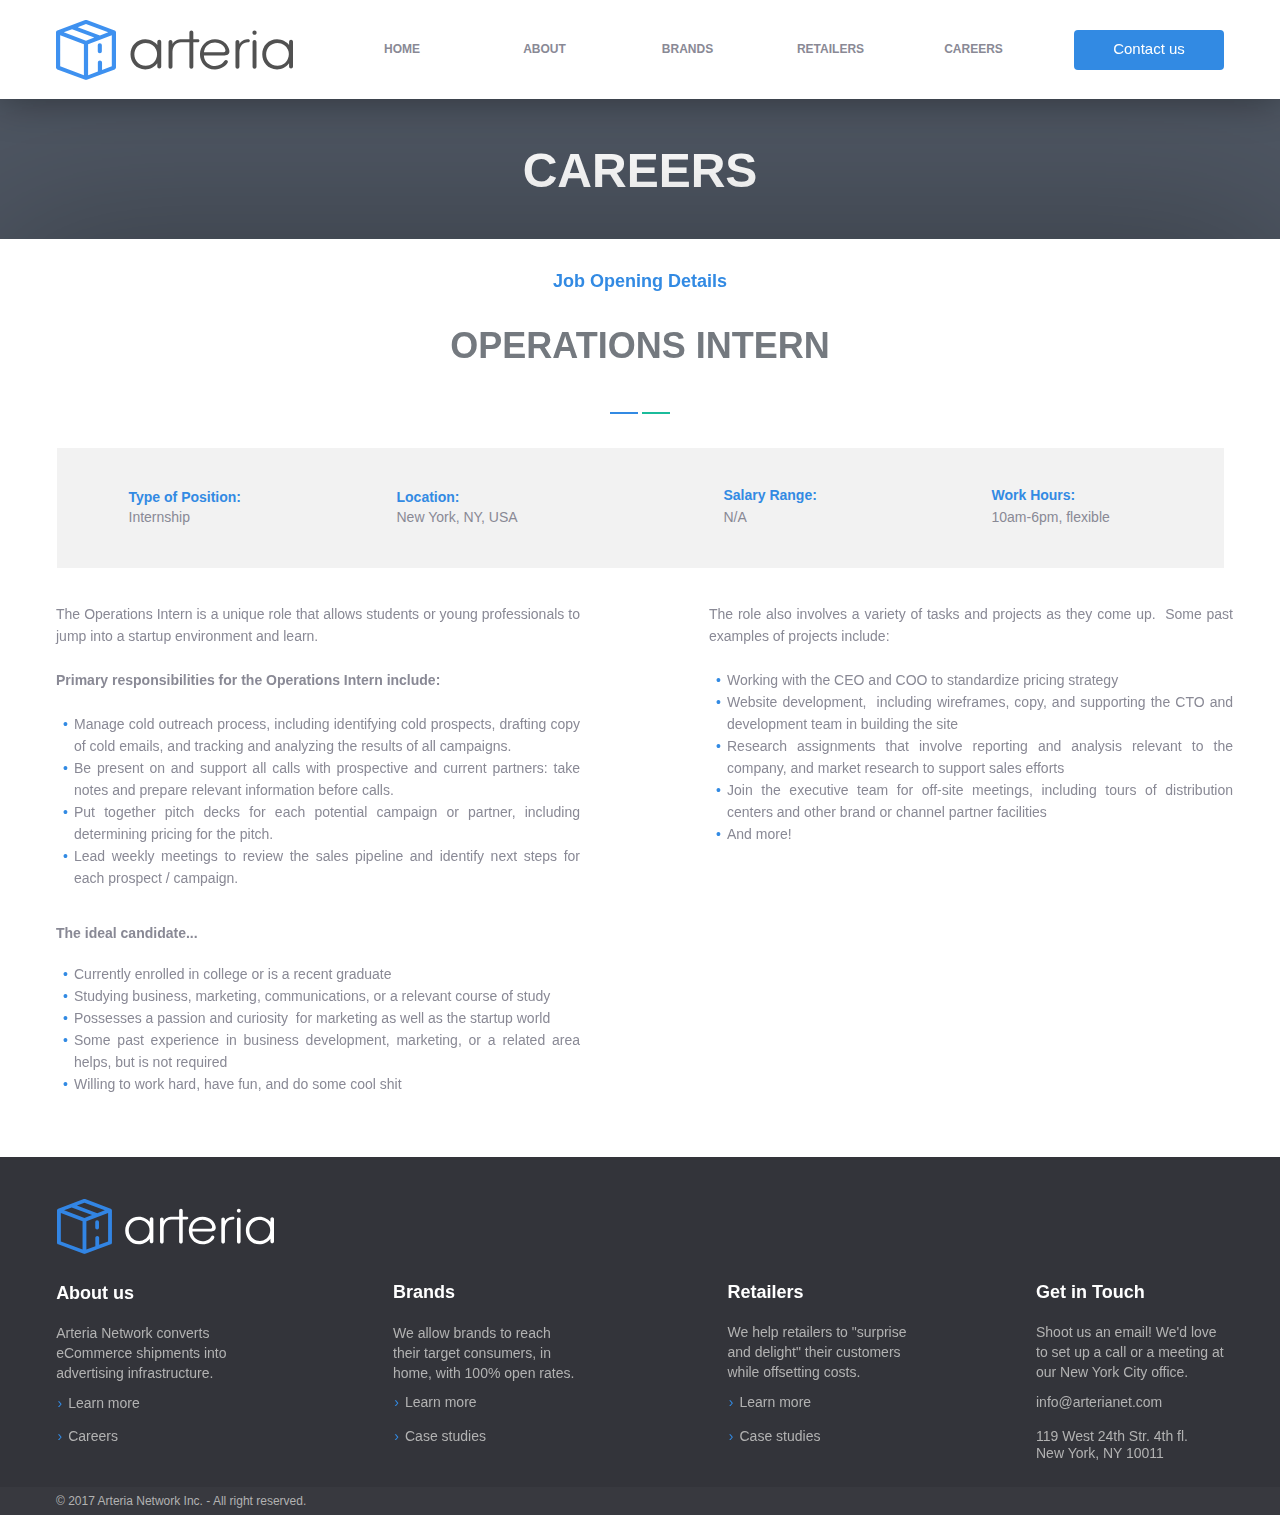
<file: operations-intern.html>
<!DOCTYPE html>
<html class="nojs html css_verticalspacer" lang="en-US">
 <head>

  <meta http-equiv="Content-type" content="text/html;charset=UTF-8"/>
  <meta name="generator" content="2017.0.4.363"/>
  <meta name="viewport" content="width=device-width, initial-scale=1.0"/>
  
  <script type="text/javascript">
   // Update the 'nojs'/'js' class on the html node
document.documentElement.className = document.documentElement.className.replace(/\bnojs\b/g, 'js');

// Check that all required assets are uploaded and up-to-date
if(typeof Muse == "undefined") window.Muse = {}; window.Muse.assets = {"required":["museutils.js", "museconfig.js", "webpro.js", "jquery.musemenu.js", "jquery.watch.js", "musewpdisclosure.js", "jquery.museresponsive.js", "require.js", "operations-intern.css"], "outOfDate":[]};
</script>
  
  <title>Arteria Network : Operations Intern</title>
  <!-- CSS -->
  <link rel="stylesheet" type="text/css" href="css/site_global.css?crc=3911349242"/>
  <link rel="stylesheet" type="text/css" href="css/master_arteria-navigation.css?crc=4169168305"/>
  <link rel="stylesheet" type="text/css" href="css/operations-intern.css?crc=4245476990" id="pagesheet"/>
  <!-- IE-only CSS -->
  <!--[if lt IE 9]>
  <link rel="stylesheet" type="text/css" href="css/iefonts_operations-intern.css?crc=32709209"/>
  <link rel="stylesheet" type="text/css" href="css/nomq_preview_master_arteria-navigation.css?crc=435237628"/>
  <link rel="stylesheet" type="text/css" href="css/nomq_operations-intern.css?crc=420808830" id="nomq_pagesheet"/>
  <![endif]-->
  <!-- Other scripts -->
  <script type="text/javascript">
   var __adobewebfontsappname__ = "muse";
</script>
  <!-- JS includes -->
  <script src="https://webfonts.creativecloud.com/raleway:n8,n4,n7,n6:default.js" type="text/javascript"></script>
  <!--[if lt IE 9]>
  <script src="scripts/html5shiv.js?crc=4241844378" type="text/javascript"></script>
  <![endif]-->
    <!--custom head HTML-->
  <link rel="apple-touch-icon" sizes="57x57" href="/assets/apple-icon-57x57.png">
<link rel="apple-touch-icon" sizes="60x60" href="/assets/apple-icon-60x60.png">
<link rel="apple-touch-icon" sizes="72x72" href="/assets/apple-icon-72x72.png">
<link rel="apple-touch-icon" sizes="76x76" href="/assets/apple-icon-76x76.png">
<link rel="apple-touch-icon" sizes="114x114" href="/assets/apple-icon-114x114.png">
<link rel="apple-touch-icon" sizes="120x120" href="/assets/apple-icon-120x120.png">
<link rel="apple-touch-icon" sizes="144x144" href="/assets/apple-icon-144x144.png">
<link rel="apple-touch-icon" sizes="152x152" href="/assets/apple-icon-152x152.png">
<link rel="apple-touch-icon" sizes="180x180" href="/assets/apple-icon-180x180.png">
<link rel="icon" type="image/png" sizes="192x192"  href="/assets/android-icon-192x192.png">
<link rel="icon" type="image/png" sizes="32x32" href="/assets/favicon-32x32.png">
<link rel="icon" type="image/png" sizes="96x96" href="/assets/favicon-96x96.png">
<link rel="icon" type="image/png" sizes="16x16" href="/assets/favicon-16x16.png">
<link rel="manifest" href="/assets/manifest.json">
<meta name="msapplication-TileColor" content="#ffffff">
<meta name="msapplication-TileImage" content="/assets/ms-icon-144x144.png">
<meta name="theme-color" content="#ffffff">

<!-- <script src="https://use.fontawesome.com/3cbf20b333.js"></script> -->

<script>
  (function(i,s,o,g,r,a,m){i['GoogleAnalyticsObject']=r;i[r]=i[r]||function(){
  (i[r].q=i[r].q||[]).push(arguments)},i[r].l=1*new Date();a=s.createElement(o),
  m=s.getElementsByTagName(o)[0];a.async=1;a.src=g;m.parentNode.insertBefore(a,m)
  })(window,document,'script','https://www.google-analytics.com/analytics.js','ga');

  ga('create', 'UA-104335722-1', 'auto');
  ga('send', 'pageview');

</script>
 </head>
 <body>

  <div class="breakpoint active" id="bp_infinity" data-min-width="1201"><!-- responsive breakpoint node -->
   <div class="clearfix borderbox" id="page"><!-- column -->
    <div class="position_content" id="page_position_content">
     <div class="clearfix colelem" id="pu332530"><!-- group -->
      <div class="browser_width shared_content" id="u332530-bw" data-content-guid="u332530-bw_content">
       <div class="rgba-background" id="u332530"><!-- simple frame --></div>
      </div>
      <div class="browser_width shared_content" id="u332529-4-bw" data-content-guid="u332529-4-bw_content">
       <div class="clearfix" id="u332529-4"><!-- content -->
        <p id="u332529-2"><span class="h1-48" id="u332529">Careers</span></p>
       </div>
      </div>
      <div class="browser_width shared_content" id="u218-bw" data-content-guid="u218-bw_content">
       <div id="u218"><!-- simple frame --></div>
      </div>
      <a class="nonblock nontext transition clearfix" id="u40380-4" href="contact-us.html"><!-- content --><p>Contact us</p></a>
      <nav class="MenuBar clearfix" id="menuu109919"><!-- horizontal box -->
       <div class="MenuItemContainer clearfix grpelem" id="u109920"><!-- vertical box -->
        <a class="nonblock nontext MenuItem MenuItemWithSubMenu transition clearfix colelem" id="u109923" href="index.html"><!-- horizontal box --><div class="MenuItemLabel NoWrap clearfix grpelem" id="u109926-4"><!-- content --><p>home</p></div></a>
       </div>
       <div class="MenuItemContainer clearfix grpelem" id="u110298"><!-- vertical box -->
        <a class="nonblock nontext MenuItem MenuItemWithSubMenu transition clearfix colelem" id="u110301" href="about-us.html"><!-- horizontal box --><div class="MenuItemLabel NoWrap clearfix grpelem" id="u110302-4"><!-- content --><p>about</p></div></a>
       </div>
       <div class="MenuItemContainer clearfix grpelem" id="u110232"><!-- vertical box -->
        <a class="nonblock nontext MenuItem MenuItemWithSubMenu transition clearfix colelem" id="u110235" href="brands.html"><!-- horizontal box --><div class="MenuItemLabel NoWrap clearfix grpelem" id="u110236-4"><!-- content --><p>Brands</p></div></a>
       </div>
       <div class="MenuItemContainer clearfix grpelem" id="u110487"><!-- vertical box -->
        <a class="nonblock nontext MenuItem MenuItemWithSubMenu transition clearfix colelem" id="u110488" href="retailers.html"><!-- horizontal box --><div class="MenuItemLabel NoWrap clearfix grpelem" id="u110489-4"><!-- content --><p>Retailers</p></div></a>
       </div>
       <div class="MenuItemContainer clearfix grpelem" id="u175518"><!-- vertical box -->
        <a class="nonblock nontext MenuItem MenuItemWithSubMenu transition clearfix colelem" id="u175519" href="careers.html"><!-- horizontal box --><div class="MenuItemLabel NoWrap clearfix grpelem" id="u175521-4"><!-- content --><p>careers</p></div></a>
       </div>
      </nav>
      <a class="nonblock nontext clip_frame" id="u315765" href="index.html"><!-- svg --><img class="svg temp_no_img_src" id="u315761" data-orig-src="images/arteria-logo-dark.svg?crc=178099619" width="237" height="60" alt="" data-mu-svgfallback="images/arteria-logo-dark_poster_.png?crc=4025672716" src="images/blank.gif?crc=4208392903"/></a>
     </div>
     <div class="clearfix colelem shared_content" id="pu332541" data-content-guid="pu332541_content"><!-- group -->
      <div class="browser_width grpelem" id="u332541-bw">
       <div class="shadow" id="u332541"><!-- column -->
        <div class="clearfix" id="u332541_align_to_page">
         <div class="clearfix colelem shared_content" id="u332513" data-content-guid="u332513_content"><!-- group -->
          <div class="grpelem" id="u332514"><!-- simple frame --></div>
          <div class="grpelem" id="u332515"><!-- simple frame --></div>
         </div>
         <div class="clearfix colelem" id="u332534"><!-- group -->
          <div class="clearfix grpelem shared_content" id="u332539-6" data-content-guid="u332539-6_content"><!-- content -->
           <p id="u332539-2">Type of Position:</p>
           <p id="u332539-4">Internship</p>
          </div>
          <div class="clearfix grpelem shared_content" id="u332536-6" data-content-guid="u332536-6_content"><!-- content -->
           <p id="u332536-2">Location:</p>
           <p id="u332536-4">New York, NY, USA</p>
          </div>
          <div class="clearfix grpelem shared_content" id="u332537-6" data-content-guid="u332537-6_content"><!-- content -->
           <p id="u332537-2"><span class="text-14" id="u332537">Salary Range:</span></p>
           <p id="u332537-4"><span class="text-14">N/A</span></p>
          </div>
          <div class="clearfix grpelem shared_content" id="u332538-6" data-content-guid="u332538-6_content"><!-- content -->
           <p id="u332538-2"><span class="text-14" id="u332538">Work Hours:</span></p>
           <p id="u332538-4"><span class="text-14">10am-6pm, flexible</span></p>
          </div>
         </div>
         <div class="clearfix colelem" id="pu332535-20"><!-- group -->
          <div class="clearfix grpelem shared_content" id="u332535-20" data-content-guid="u332535-20_content"><!-- content -->
           <p><span class="text-14">The Operations Intern is a unique role that allows students or young professionals to jump into a startup environment and learn.</span></p>
           <p id="u332535-3">&nbsp;</p>
           <p id="u332535-5">Primary responsibilities for the Operations Intern include:</p>
           <p id="u332535-6">&nbsp;</p>
           <ul class="list0 nls-None" id="u332535-9">
            <li id="u332535-8">Manage cold outreach process, including identifying cold prospects, drafting copy of cold emails, and tracking and analyzing the results of all campaigns.</li>
           </ul>
           <ul class="list0 nls-None" id="u332535-12">
            <li id="u332535-11">Be present on and support all calls with prospective and current partners: take notes and prepare relevant information before calls.</li>
           </ul>
           <ul class="list0 nls-None" id="u332535-15">
            <li id="u332535-14">Put together pitch decks for each potential campaign or partner, including determining pricing for the pitch.</li>
           </ul>
           <ul class="list0 nls-None" id="u332535-18">
            <li id="u332535-17">Lead weekly meetings to review the sales pipeline and identify next steps for each prospect / campaign.</li>
           </ul>
          </div>
          <div class="clearfix grpelem shared_content" id="u332542-20" data-content-guid="u332542-20_content"><!-- content -->
           <p><span class="text-14">The role also involves a variety of tasks and projects as they come up.&nbsp; Some past examples of projects include:</span></p>
           <p id="u332542-3">&nbsp;</p>
           <ul class="list0 nls-None" id="u332542-6">
            <li id="u332542-5">Working with the CEO and COO to standardize pricing strategy</li>
           </ul>
           <ul class="list0 nls-None" id="u332542-9">
            <li id="u332542-8">Website development,&nbsp; including wireframes, copy, and supporting the CTO and development team in building the site</li>
           </ul>
           <ul class="list0 nls-None" id="u332542-12">
            <li id="u332542-11">Research assignments that involve reporting and analysis relevant to the company, and market research to support sales efforts</li>
           </ul>
           <ul class="list0 nls-None" id="u332542-15">
            <li id="u332542-14">Join the executive team for off-site meetings, including tours of distribution centers and other brand or channel partner facilities</li>
           </ul>
           <ul class="list0 nls-None" id="u332542-18">
            <li id="u332542-17">And more!</li>
           </ul>
          </div>
         </div>
         <div class="clearfix colelem shared_content" id="u332540-18" data-content-guid="u332540-18_content"><!-- content -->
          <p id="u332540-2">The ideal candidate...</p>
          <p id="u332540-3">&nbsp;</p>
          <ul class="list0 nls-None" id="u332540-6">
           <li id="u332540-5"><span class="text-14">Currently enrolled in college or is a recent graduate</span></li>
          </ul>
          <ul class="list0 nls-None" id="u332540-11">
           <li id="u332540-8">Studying business, marketing, communications, or a relevant course of study</li>
           <li id="u332540-10">Possesses a passion and curiosity&nbsp; for marketing as well as the startup world</li>
          </ul>
          <ul class="list0 nls-None" id="u332540-16">
           <li id="u332540-13">Some past experience in business development, marketing, or a related area helps, but is not required</li>
           <li id="u332540-15">Willing to work hard, have fun, and do some cool shit</li>
          </ul>
         </div>
        </div>
       </div>
      </div>
      <div class="browser_width grpelem shared_content" id="u332512-4-bw" data-content-guid="u332512-4-bw_content">
       <div class="clearfix" id="u332512-4"><!-- content -->
        <p id="u332512-2">Job Opening Details</p>
       </div>
      </div>
      <div class="browser_width grpelem shared_content" id="u332516-4-bw" data-content-guid="u332516-4-bw_content">
       <div class="clearfix" id="u332516-4"><!-- content -->
        <p id="u332516-2"><span class="h2" id="u332516">Operations Intern</span></p>
       </div>
      </div>
     </div>
     <div class="verticalspacer" data-offset-top="1158" data-content-above-spacer="1157" data-content-below-spacer="358"></div>
     <div class="browser_width colelem shared_content" id="u80544-bw" data-content-guid="u80544-bw_content">
      <div id="u80544"><!-- group -->
       <div class="clearfix" id="u80544_align_to_page">
        <div class="clearfix grpelem" id="pu315733"><!-- column -->
         <a class="nonblock nontext clip_frame colelem shared_content" id="u315733" href="index.html" data-content-guid="u315733_content"><!-- svg --><img class="svg temp_no_img_src" id="u315729" data-orig-src="images/arteria-logo-white.svg?crc=3970811726" width="217" height="55" alt="" data-mu-svgfallback="images/arteria-logo-white_poster_.png?crc=439593084" src="images/blank.gif?crc=4208392903"/></a>
         <div class="clearfix colelem shared_content" id="u322368" data-content-guid="u322368_content"><!-- column -->
          <div class="clearfix colelem" id="u80606-4"><!-- content -->
           <p>About us</p>
          </div>
          <div class="clearfix colelem" id="u315262-4"><!-- content -->
           <p>Arteria Network converts eCommerce shipments into advertising infrastructure.</p>
          </div>
          <div class="Footer-Link clearfix colelem" id="u315307-6"><!-- content -->
           <ul class="list0 nls-None" id="u315307-4">
            <li id="u315307-3"><a class="nonblock" href="about-us.html"><span id="u315307">Learn more</span></a></li>
           </ul>
          </div>
          <div class="Footer-Link clearfix colelem" id="u315308-6"><!-- content -->
           <ul class="list0 nls-None" id="u315308-4">
            <li><a class="nonblock" href="careers.html"><span id="u315308">Careers</span></a></li>
           </ul>
          </div>
         </div>
        </div>
        <div class="clearfix grpelem shared_content" id="u322374" data-content-guid="u322374_content"><!-- column -->
         <div class="clearfix colelem" id="u80779-4"><!-- content -->
          <p>Brands</p>
         </div>
         <div class="clearfix colelem" id="u315241-4"><!-- content -->
          <p>We allow brands to reach their target consumers, in home, with 100% open rates.</p>
         </div>
         <div class="Footer-Link clearfix colelem" id="u315242-6"><!-- content -->
          <ul class="list0 nls-None" id="u315242-4">
           <li><a class="nonblock" href="brands.html">Learn more</a></li>
          </ul>
         </div>
         <div class="Footer-Link clearfix colelem" id="u315274-6"><!-- content -->
          <ul class="list0 nls-None" id="u315274-4">
           <li><a class="nonblock" href="brand-case-study.html">Case studies</a></li>
          </ul>
         </div>
        </div>
        <div class="clearfix grpelem shared_content" id="u322380" data-content-guid="u322380_content"><!-- column -->
         <div class="clearfix colelem" id="u100113-4"><!-- content -->
          <p>Retailers</p>
         </div>
         <div class="clearfix colelem" id="u315220-4"><!-- content -->
          <p>We help retailers to &quot;surprise and delight&quot; their customers while offsetting costs.</p>
         </div>
         <div class="Footer-Link clearfix colelem" id="u315286-6"><!-- content -->
          <ul class="list0 nls-None" id="u315286-4">
           <li><a class="nonblock" href="retailers.html">Learn more</a></li>
          </ul>
         </div>
         <div class="Footer-Link clearfix colelem" id="u315287-6"><!-- content -->
          <ul class="list0 nls-None" id="u315287-4">
           <li><a class="nonblock" href="retailer-case-study.html">Case studies</a></li>
          </ul>
         </div>
        </div>
        <div class="clearfix grpelem shared_content" id="u322386" data-content-guid="u322386_content"><!-- column -->
         <div class="clearfix colelem" id="u81486-4"><!-- content -->
          <p>Get in Touch</p>
         </div>
         <div class="clearfix colelem" id="u315868-4"><!-- content -->
          <p>Shoot us an email! We'd love to set up a call or a meeting at our New York City office.</p>
         </div>
         <div class="Footer-Link clearfix colelem" id="u81487-5"><!-- content -->
          <p><a class="nonblock" href="mailto:info@arterianet.com"><span id="u81487">info@arterianet.com</span></a></p>
         </div>
         <div class="Footer-Link clearfix colelem" id="u81489-8"><!-- content -->
          <p><a class="nonblock" href="https://www.google.com/maps?q=119+West+24th+Str.,+New+York,+NY+10011" target="_blank"><span id="u81489-4">119 West 24th Str. 4th fl.<br/>New York, NY 10011</span></a></p>
         </div>
        </div>
       </div>
      </div>
     </div>
     <div class="browser_width colelem shared_content" id="u81580-bw" data-content-guid="u81580-bw_content">
      <div id="u81580"><!-- group -->
       <div class="clearfix" id="u81580_align_to_page">
        <div class="Footer-Link clearfix grpelem" id="u80640-4"><!-- content -->
         <p id="u80640-2"><span id="u80640">© 2017 Arteria Network Inc. - All right reserved.</span></p>
        </div>
       </div>
      </div>
     </div>
    </div>
   </div>
  </div>
  <div class="breakpoint" id="bp_1200" data-min-width="901" data-max-width="1200"><!-- responsive breakpoint node -->
   <div class="clearfix borderbox temp_no_id" data-orig-id="page"><!-- column -->
    <div class="position_content temp_no_id" data-orig-id="page_position_content">
     <div class="clearfix colelem temp_no_id" data-orig-id="pu332530"><!-- group -->
      <span class="browser_width placeholder" data-placeholder-for="u332530-bw_content"><!-- placeholder node --></span>
      <span class="browser_width placeholder" data-placeholder-for="u332529-4-bw_content"><!-- placeholder node --></span>
      <span class="browser_width placeholder" data-placeholder-for="u218-bw_content"><!-- placeholder node --></span>
      <div class="browser_width" id="accordionu46521-bw">
       <ul class="AccordionWidget clearfix" id="accordionu46521"><!-- vertical box -->
        <li class="AccordionPanel clearfix colelem100" id="u46522"><!-- vertical box --><div class="AccordionPanelTab transition clearfix colelem100" id="u46568-3"><!-- content --><p id="u46568" class="shared_content" data-content-guid="u46568_content">&nbsp;</p></div><div class="AccordionPanelContent disn clearfix colelem100" id="u46523"><!-- column --><nav class="MenuBar clearfix colelem" id="menuu46525"><!-- vertical box --><div class="MenuItemContainer borderbox clearfix colelem" id="u46547"><!-- horizontal box --><a class="nonblock nontext MenuItem MenuItemWithSubMenu borderbox transition clearfix grpelem" id="u46550" href="index.html"><!-- horizontal box --><div class="MenuItemLabel borderbox clearfix grpelem" id="u46552-4"><!-- content --><p id="u46552-2" class="shared_content" data-content-guid="u46552-2_content"><span id="u46552">Home</span></p></div></a></div><div class="MenuItemContainer borderbox clearfix colelem" id="u46533"><!-- horizontal box --><a class="nonblock nontext MenuItem MenuItemWithSubMenu borderbox transition clearfix grpelem" id="u46536" href="about-us.html"><!-- horizontal box --><div class="MenuItemLabel borderbox clearfix grpelem" id="u46538-4"><!-- content --><p id="u46538-2" class="shared_content" data-content-guid="u46538-2_content"><span id="u46538">About us</span></p></div></a></div><div class="MenuItemContainer borderbox clearfix colelem" id="u46554"><!-- horizontal box --><a class="nonblock nontext MenuItem MenuItemWithSubMenu borderbox transition clearfix grpelem" id="u46557" href="brands.html"><!-- horizontal box --><div class="MenuItemLabel borderbox clearfix grpelem" id="u46560-4"><!-- content --><p id="u46560-2" class="shared_content" data-content-guid="u46560-2_content"><span id="u46560">Brands</span></p></div></a></div><div class="MenuItemContainer borderbox clearfix colelem" id="u46540"><!-- horizontal box --><a class="nonblock nontext MenuItem MenuItemWithSubMenu borderbox transition clearfix grpelem" id="u46541" href="retailers.html"><!-- horizontal box --><div class="MenuItemLabel borderbox clearfix grpelem" id="u46542-4"><!-- content --><p id="u46542-2" class="shared_content" data-content-guid="u46542-2_content"><span id="u46542">Retailers</span></p></div></a></div><div class="MenuItemContainer borderbox clearfix colelem" id="u46526"><!-- horizontal box --><a class="nonblock nontext MenuItem MenuItemWithSubMenu borderbox transition clearfix grpelem" id="u46529" href="careers.html"><!-- horizontal box --><div class="MenuItemLabel borderbox clearfix grpelem" id="u46532-4"><!-- content --><p id="u46532-2" class="shared_content" data-content-guid="u46532-2_content"><span id="u46532">CAREERS</span></p></div></a></div></nav><a class="nonblock nontext transition clearfix colelem shared_content" id="u46524-4" href="contact-us.html" data-content-guid="u46524-4_content"><!-- content --><p>Contact us</p></a></div></li>
       </ul>
      </div>
      <a class="nonblock nontext clip_frame temp_no_id shared_content" href="index.html" data-orig-id="u315765" data-content-guid="u315765_content"><!-- svg --><img class="svg temp_no_id temp_no_img_src" data-orig-src="images/arteria-logo-dark.svg?crc=178099619" width="192" height="49" alt="" data-mu-svgfallback="images/arteria-logo-dark_poster_.png?crc=4025672716" data-orig-id="u315761" src="images/blank.gif?crc=4208392903"/></a>
     </div>
     <span class="clearfix colelem placeholder" data-placeholder-for="pu332541_content"><!-- placeholder node --></span>
     <div class="verticalspacer" data-offset-top="1228" data-content-above-spacer="1227" data-content-below-spacer="358"></div>
     <span class="browser_width colelem placeholder" data-placeholder-for="u80544-bw_content"><!-- placeholder node --></span>
     <span class="browser_width colelem placeholder" data-placeholder-for="u81580-bw_content"><!-- placeholder node --></span>
    </div>
   </div>
  </div>
  <div class="breakpoint" id="bp_900" data-min-width="581" data-max-width="900"><!-- responsive breakpoint node -->
   <div class="clearfix borderbox temp_no_id" data-orig-id="page"><!-- column -->
    <div class="position_content temp_no_id" data-orig-id="page_position_content">
     <div class="clearfix colelem temp_no_id" data-orig-id="pu332530"><!-- group -->
      <span class="browser_width placeholder" data-placeholder-for="u332530-bw_content"><!-- placeholder node --></span>
      <span class="browser_width placeholder" data-placeholder-for="u332529-4-bw_content"><!-- placeholder node --></span>
      <span class="browser_width placeholder" data-placeholder-for="u218-bw_content"><!-- placeholder node --></span>
      <div class="browser_width temp_no_id" data-orig-id="accordionu46521-bw">
       <ul class="AccordionWidget clearfix temp_no_id" data-orig-id="accordionu46521"><!-- vertical box -->
        <li class="AccordionPanel clearfix colelem100 temp_no_id" data-orig-id="u46522"><!-- vertical box --><div class="AccordionPanelTab transition clearfix colelem100 temp_no_id" data-orig-id="u46568-3"><!-- content --><span class="placeholder" data-placeholder-for="u46568_content"><!-- placeholder node --></span></div><div class="AccordionPanelContent disn clearfix colelem100 temp_no_id" data-orig-id="u46523"><!-- column --><nav class="MenuBar clearfix colelem temp_no_id" data-orig-id="menuu46525"><!-- vertical box --><div class="MenuItemContainer borderbox clearfix colelem temp_no_id" data-orig-id="u46547"><!-- horizontal box --><a class="nonblock nontext MenuItem MenuItemWithSubMenu borderbox transition clearfix grpelem temp_no_id" href="index.html" data-orig-id="u46550"><!-- horizontal box --><div class="MenuItemLabel borderbox clearfix grpelem temp_no_id" data-orig-id="u46552-4"><!-- content --><span class="placeholder" data-placeholder-for="u46552-2_content"><!-- placeholder node --></span></div></a></div><div class="MenuItemContainer borderbox clearfix colelem temp_no_id" data-orig-id="u46533"><!-- horizontal box --><a class="nonblock nontext MenuItem MenuItemWithSubMenu borderbox transition clearfix grpelem temp_no_id" href="about-us.html" data-orig-id="u46536"><!-- horizontal box --><div class="MenuItemLabel borderbox clearfix grpelem temp_no_id" data-orig-id="u46538-4"><!-- content --><span class="placeholder" data-placeholder-for="u46538-2_content"><!-- placeholder node --></span></div></a></div><div class="MenuItemContainer borderbox clearfix colelem temp_no_id" data-orig-id="u46554"><!-- horizontal box --><a class="nonblock nontext MenuItem MenuItemWithSubMenu borderbox transition clearfix grpelem temp_no_id" href="brands.html" data-orig-id="u46557"><!-- horizontal box --><div class="MenuItemLabel borderbox clearfix grpelem temp_no_id" data-orig-id="u46560-4"><!-- content --><span class="placeholder" data-placeholder-for="u46560-2_content"><!-- placeholder node --></span></div></a></div><div class="MenuItemContainer borderbox clearfix colelem temp_no_id" data-orig-id="u46540"><!-- horizontal box --><a class="nonblock nontext MenuItem MenuItemWithSubMenu borderbox transition clearfix grpelem temp_no_id" href="retailers.html" data-orig-id="u46541"><!-- horizontal box --><div class="MenuItemLabel borderbox clearfix grpelem temp_no_id" data-orig-id="u46542-4"><!-- content --><span class="placeholder" data-placeholder-for="u46542-2_content"><!-- placeholder node --></span></div></a></div><div class="MenuItemContainer borderbox clearfix colelem temp_no_id" data-orig-id="u46526"><!-- horizontal box --><a class="nonblock nontext MenuItem MenuItemWithSubMenu borderbox transition clearfix grpelem temp_no_id" href="careers.html" data-orig-id="u46529"><!-- horizontal box --><div class="MenuItemLabel borderbox clearfix grpelem temp_no_id" data-orig-id="u46532-4"><!-- content --><span class="placeholder" data-placeholder-for="u46532-2_content"><!-- placeholder node --></span></div></a></div></nav><span class="nonblock nontext transition clearfix colelem placeholder" data-placeholder-for="u46524-4_content"><!-- placeholder node --></span></div></li>
       </ul>
      </div>
      <span class="nonblock nontext clip_frame placeholder" data-placeholder-for="u315765_content"><!-- placeholder node --></span>
     </div>
     <div class="clearfix colelem temp_no_id" data-orig-id="pu332541"><!-- group -->
      <div class="browser_width grpelem temp_no_id" data-orig-id="u332541-bw">
       <div class="shadow temp_no_id" data-orig-id="u332541"><!-- column -->
        <div class="clearfix temp_no_id" data-orig-id="u332541_align_to_page">
         <span class="clearfix colelem placeholder" data-placeholder-for="u332513_content"><!-- placeholder node --></span>
         <div class="clearfix colelem temp_no_id" data-orig-id="u332534"><!-- group -->
          <div class="clearfix grpelem" id="pu332539-6"><!-- column -->
           <span class="clearfix colelem placeholder" data-placeholder-for="u332539-6_content"><!-- placeholder node --></span>
           <span class="clearfix colelem placeholder" data-placeholder-for="u332537-6_content"><!-- placeholder node --></span>
          </div>
          <div class="clearfix grpelem" id="pu332536-6"><!-- column -->
           <span class="clearfix colelem placeholder" data-placeholder-for="u332536-6_content"><!-- placeholder node --></span>
           <span class="clearfix colelem placeholder" data-placeholder-for="u332538-6_content"><!-- placeholder node --></span>
          </div>
         </div>
         <span class="clearfix colelem placeholder" data-placeholder-for="u332535-20_content"><!-- placeholder node --></span>
         <span class="clearfix colelem placeholder" data-placeholder-for="u332542-20_content"><!-- placeholder node --></span>
         <span class="clearfix colelem placeholder" data-placeholder-for="u332540-18_content"><!-- placeholder node --></span>
        </div>
       </div>
      </div>
      <span class="browser_width grpelem placeholder" data-placeholder-for="u332512-4-bw_content"><!-- placeholder node --></span>
      <span class="browser_width grpelem placeholder" data-placeholder-for="u332516-4-bw_content"><!-- placeholder node --></span>
     </div>
     <div class="verticalspacer" data-offset-top="1484" data-content-above-spacer="1483" data-content-below-spacer="558"></div>
     <div class="browser_width colelem temp_no_id" data-orig-id="u80544-bw">
      <div class="temp_no_id" data-orig-id="u80544"><!-- column -->
       <div class="clearfix temp_no_id" data-orig-id="u80544_align_to_page">
        <span class="nonblock nontext clip_frame colelem placeholder" data-placeholder-for="u315733_content"><!-- placeholder node --></span>
        <div class="clearfix colelem" id="pu322374"><!-- group -->
         <span class="clearfix grpelem placeholder" data-placeholder-for="u322374_content"><!-- placeholder node --></span>
         <span class="clearfix grpelem placeholder" data-placeholder-for="u322380_content"><!-- placeholder node --></span>
        </div>
        <div class="clearfix colelem" id="pu322368"><!-- group -->
         <span class="clearfix grpelem placeholder" data-placeholder-for="u322368_content"><!-- placeholder node --></span>
         <span class="clearfix grpelem placeholder" data-placeholder-for="u322386_content"><!-- placeholder node --></span>
        </div>
       </div>
      </div>
     </div>
     <span class="browser_width colelem placeholder" data-placeholder-for="u81580-bw_content"><!-- placeholder node --></span>
    </div>
   </div>
  </div>
  <div class="breakpoint" id="bp_580" data-max-width="580"><!-- responsive breakpoint node -->
   <div class="clearfix borderbox temp_no_id" data-orig-id="page"><!-- column -->
    <div class="position_content temp_no_id" data-orig-id="page_position_content">
     <div class="clearfix colelem temp_no_id" data-orig-id="pu332530"><!-- group -->
      <span class="browser_width placeholder" data-placeholder-for="u332530-bw_content"><!-- placeholder node --></span>
      <span class="browser_width placeholder" data-placeholder-for="u332529-4-bw_content"><!-- placeholder node --></span>
      <span class="browser_width placeholder" data-placeholder-for="u218-bw_content"><!-- placeholder node --></span>
      <div class="browser_width temp_no_id" data-orig-id="accordionu46521-bw">
       <ul class="AccordionWidget clearfix temp_no_id" data-orig-id="accordionu46521"><!-- vertical box -->
        <li class="AccordionPanel clearfix colelem100 temp_no_id" data-orig-id="u46522"><!-- vertical box --><div class="AccordionPanelTab transition clearfix colelem100 temp_no_id" data-orig-id="u46568-3"><!-- content --><span class="placeholder" data-placeholder-for="u46568_content"><!-- placeholder node --></span></div><div class="AccordionPanelContent disn clearfix colelem100 temp_no_id" data-orig-id="u46523"><!-- column --><nav class="MenuBar clearfix colelem temp_no_id" data-orig-id="menuu46525"><!-- vertical box --><div class="MenuItemContainer borderbox clearfix colelem temp_no_id" data-orig-id="u46547"><!-- horizontal box --><a class="nonblock nontext MenuItem MenuItemWithSubMenu borderbox transition clearfix grpelem temp_no_id" href="index.html" data-orig-id="u46550"><!-- horizontal box --><div class="MenuItemLabel borderbox clearfix grpelem temp_no_id" data-orig-id="u46552-4"><!-- content --><span class="placeholder" data-placeholder-for="u46552-2_content"><!-- placeholder node --></span></div></a></div><div class="MenuItemContainer borderbox clearfix colelem temp_no_id" data-orig-id="u46533"><!-- horizontal box --><a class="nonblock nontext MenuItem MenuItemWithSubMenu borderbox transition clearfix grpelem temp_no_id" href="about-us.html" data-orig-id="u46536"><!-- horizontal box --><div class="MenuItemLabel borderbox clearfix grpelem temp_no_id" data-orig-id="u46538-4"><!-- content --><span class="placeholder" data-placeholder-for="u46538-2_content"><!-- placeholder node --></span></div></a></div><div class="MenuItemContainer borderbox clearfix colelem temp_no_id" data-orig-id="u46554"><!-- horizontal box --><a class="nonblock nontext MenuItem MenuItemWithSubMenu borderbox transition clearfix grpelem temp_no_id" href="brands.html" data-orig-id="u46557"><!-- horizontal box --><div class="MenuItemLabel borderbox clearfix grpelem temp_no_id" data-orig-id="u46560-4"><!-- content --><span class="placeholder" data-placeholder-for="u46560-2_content"><!-- placeholder node --></span></div></a></div><div class="MenuItemContainer borderbox clearfix colelem temp_no_id" data-orig-id="u46540"><!-- horizontal box --><a class="nonblock nontext MenuItem MenuItemWithSubMenu borderbox transition clearfix grpelem temp_no_id" href="retailers.html" data-orig-id="u46541"><!-- horizontal box --><div class="MenuItemLabel borderbox clearfix grpelem temp_no_id" data-orig-id="u46542-4"><!-- content --><span class="placeholder" data-placeholder-for="u46542-2_content"><!-- placeholder node --></span></div></a></div><div class="MenuItemContainer borderbox clearfix colelem temp_no_id" data-orig-id="u46526"><!-- horizontal box --><a class="nonblock nontext MenuItem MenuItemWithSubMenu borderbox transition clearfix grpelem temp_no_id" href="careers.html" data-orig-id="u46529"><!-- horizontal box --><div class="MenuItemLabel borderbox clearfix grpelem temp_no_id" data-orig-id="u46532-4"><!-- content --><span class="placeholder" data-placeholder-for="u46532-2_content"><!-- placeholder node --></span></div></a></div></nav><span class="nonblock nontext transition clearfix colelem placeholder" data-placeholder-for="u46524-4_content"><!-- placeholder node --></span></div></li>
       </ul>
      </div>
      <span class="nonblock nontext clip_frame placeholder" data-placeholder-for="u315765_content"><!-- placeholder node --></span>
     </div>
     <div class="clearfix colelem temp_no_id" data-orig-id="pu332541"><!-- group -->
      <div class="browser_width grpelem temp_no_id" data-orig-id="u332541-bw">
       <div class="shadow temp_no_id" data-orig-id="u332541"><!-- column -->
        <div class="clearfix temp_no_id" data-orig-id="u332541_align_to_page">
         <span class="clearfix colelem placeholder" data-placeholder-for="u332513_content"><!-- placeholder node --></span>
         <div class="clearfix colelem temp_no_id" data-orig-id="u332534"><!-- group -->
          <div class="clearfix grpelem temp_no_id" data-orig-id="pu332539-6"><!-- column -->
           <span class="clearfix colelem placeholder" data-placeholder-for="u332539-6_content"><!-- placeholder node --></span>
           <span class="clearfix colelem placeholder" data-placeholder-for="u332537-6_content"><!-- placeholder node --></span>
          </div>
          <div class="clearfix grpelem temp_no_id" data-orig-id="pu332536-6"><!-- column -->
           <span class="clearfix colelem placeholder" data-placeholder-for="u332536-6_content"><!-- placeholder node --></span>
           <span class="clearfix colelem placeholder" data-placeholder-for="u332538-6_content"><!-- placeholder node --></span>
          </div>
         </div>
         <span class="clearfix colelem placeholder" data-placeholder-for="u332535-20_content"><!-- placeholder node --></span>
         <span class="clearfix colelem placeholder" data-placeholder-for="u332542-20_content"><!-- placeholder node --></span>
         <span class="clearfix colelem placeholder" data-placeholder-for="u332540-18_content"><!-- placeholder node --></span>
        </div>
       </div>
      </div>
      <span class="browser_width grpelem placeholder" data-placeholder-for="u332512-4-bw_content"><!-- placeholder node --></span>
      <span class="browser_width grpelem placeholder" data-placeholder-for="u332516-4-bw_content"><!-- placeholder node --></span>
     </div>
     <div class="verticalspacer" data-offset-top="1871" data-content-above-spacer="1870" data-content-below-spacer="966"></div>
     <div class="browser_width colelem temp_no_id" data-orig-id="u80544-bw">
      <div class="temp_no_id" data-orig-id="u80544"><!-- column -->
       <div class="clearfix temp_no_id" data-orig-id="u80544_align_to_page">
        <span class="nonblock nontext clip_frame colelem placeholder" data-placeholder-for="u315733_content"><!-- placeholder node --></span>
        <span class="clearfix colelem placeholder" data-placeholder-for="u322374_content"><!-- placeholder node --></span>
        <span class="clearfix colelem placeholder" data-placeholder-for="u322380_content"><!-- placeholder node --></span>
        <span class="clearfix colelem placeholder" data-placeholder-for="u322368_content"><!-- placeholder node --></span>
        <span class="clearfix colelem placeholder" data-placeholder-for="u322386_content"><!-- placeholder node --></span>
       </div>
      </div>
     </div>
     <span class="browser_width colelem placeholder" data-placeholder-for="u81580-bw_content"><!-- placeholder node --></span>
    </div>
   </div>
  </div>
  <!-- Other scripts -->
  <script type="text/javascript">
   // Decide weather to suppress missing file error or not based on preference setting
var suppressMissingFileError = false
</script>
  <script type="text/javascript">
   window.Muse.assets.check=function(d){if(!window.Muse.assets.checked){window.Muse.assets.checked=!0;var b={},c=function(a,b){if(window.getComputedStyle){var c=window.getComputedStyle(a,null);return c&&c.getPropertyValue(b)||c&&c[b]||""}if(document.documentElement.currentStyle)return(c=a.currentStyle)&&c[b]||a.style&&a.style[b]||"";return""},a=function(a){if(a.match(/^rgb/))return a=a.replace(/\s+/g,"").match(/([\d\,]+)/gi)[0].split(","),(parseInt(a[0])<<16)+(parseInt(a[1])<<8)+parseInt(a[2]);if(a.match(/^\#/))return parseInt(a.substr(1),
16);return 0},g=function(g){for(var f=document.getElementsByTagName("link"),h=0;h<f.length;h++)if("text/css"==f[h].type){var i=(f[h].href||"").match(/\/?css\/([\w\-]+\.css)\?crc=(\d+)/);if(!i||!i[1]||!i[2])break;b[i[1]]=i[2]}f=document.createElement("div");f.className="version";f.style.cssText="display:none; width:1px; height:1px;";document.getElementsByTagName("body")[0].appendChild(f);for(h=0;h<Muse.assets.required.length;){var i=Muse.assets.required[h],l=i.match(/([\w\-\.]+)\.(\w+)$/),k=l&&l[1]?
l[1]:null,l=l&&l[2]?l[2]:null;switch(l.toLowerCase()){case "css":k=k.replace(/\W/gi,"_").replace(/^([^a-z])/gi,"_$1");f.className+=" "+k;k=a(c(f,"color"));l=a(c(f,"backgroundColor"));k!=0||l!=0?(Muse.assets.required.splice(h,1),"undefined"!=typeof b[i]&&(k!=b[i]>>>24||l!=(b[i]&16777215))&&Muse.assets.outOfDate.push(i)):h++;f.className="version";break;case "js":h++;break;default:throw Error("Unsupported file type: "+l);}}d?d().jquery!="1.8.3"&&Muse.assets.outOfDate.push("jquery-1.8.3.min.js"):Muse.assets.required.push("jquery-1.8.3.min.js");
f.parentNode.removeChild(f);if(Muse.assets.outOfDate.length||Muse.assets.required.length)f="Some files on the server may be missing or incorrect. Clear browser cache and try again. If the problem persists please contact website author.",g&&Muse.assets.outOfDate.length&&(f+="\nOut of date: "+Muse.assets.outOfDate.join(",")),g&&Muse.assets.required.length&&(f+="\nMissing: "+Muse.assets.required.join(",")),suppressMissingFileError?(f+="\nUse SuppressMissingFileError key in AppPrefs.xml to show missing file error pop up.",console.log(f)):alert(f)};location&&location.search&&location.search.match&&location.search.match(/muse_debug/gi)?
setTimeout(function(){g(!0)},5E3):g()}};
var muse_init=function(){require.config({baseUrl:""});require(["jquery","museutils","whatinput","jquery.musemenu","jquery.watch","webpro","musewpdisclosure","jquery.museresponsive"],function(d){var $ = d;$(document).ready(function(){try{
window.Muse.assets.check($);/* body */
Muse.Utils.transformMarkupToFixBrowserProblemsPreInit();/* body */
Muse.Utils.prepHyperlinks(true);/* body */
Muse.Utils.resizeHeight('.browser_width');/* resize height */
Muse.Utils.requestAnimationFrame(function() { $('body').addClass('initialized'); });/* mark body as initialized */
Muse.Utils.fullPage('#page');/* 100% height page */
Muse.Utils.initWidget('.MenuBar', ['#bp_infinity', '#bp_1200', '#bp_900', '#bp_580'], function(elem) { return $(elem).museMenu(); });/* unifiedNavBar */
Muse.Utils.initWidget('#accordionu46521', ['#bp_1200', '#bp_900', '#bp_580'], function(elem) { return new WebPro.Widget.Accordion(elem, {canCloseAll:true,defaultIndex:-1}); });/* #accordionu46521 */
$( '.breakpoint' ).registerBreakpoint();/* Register breakpoints */
Muse.Utils.transformMarkupToFixBrowserProblems();/* body */
}catch(b){if(b&&"function"==typeof b.notify?b.notify():Muse.Assert.fail("Error calling selector function: "+b),false)throw b;}})})};

</script>
  <!-- RequireJS script -->
  <script src="scripts/require.js?crc=3951022091" type="text/javascript" async data-main="scripts/museconfig.js?crc=4177022356" onload="if (requirejs) requirejs.onError = function(requireType, requireModule) { if (requireType && requireType.toString && requireType.toString().indexOf && 0 <= requireType.toString().indexOf('#scripterror')) window.Muse.assets.check(); }" onerror="window.Muse.assets.check();"></script>
   </body>
</html>
</file>
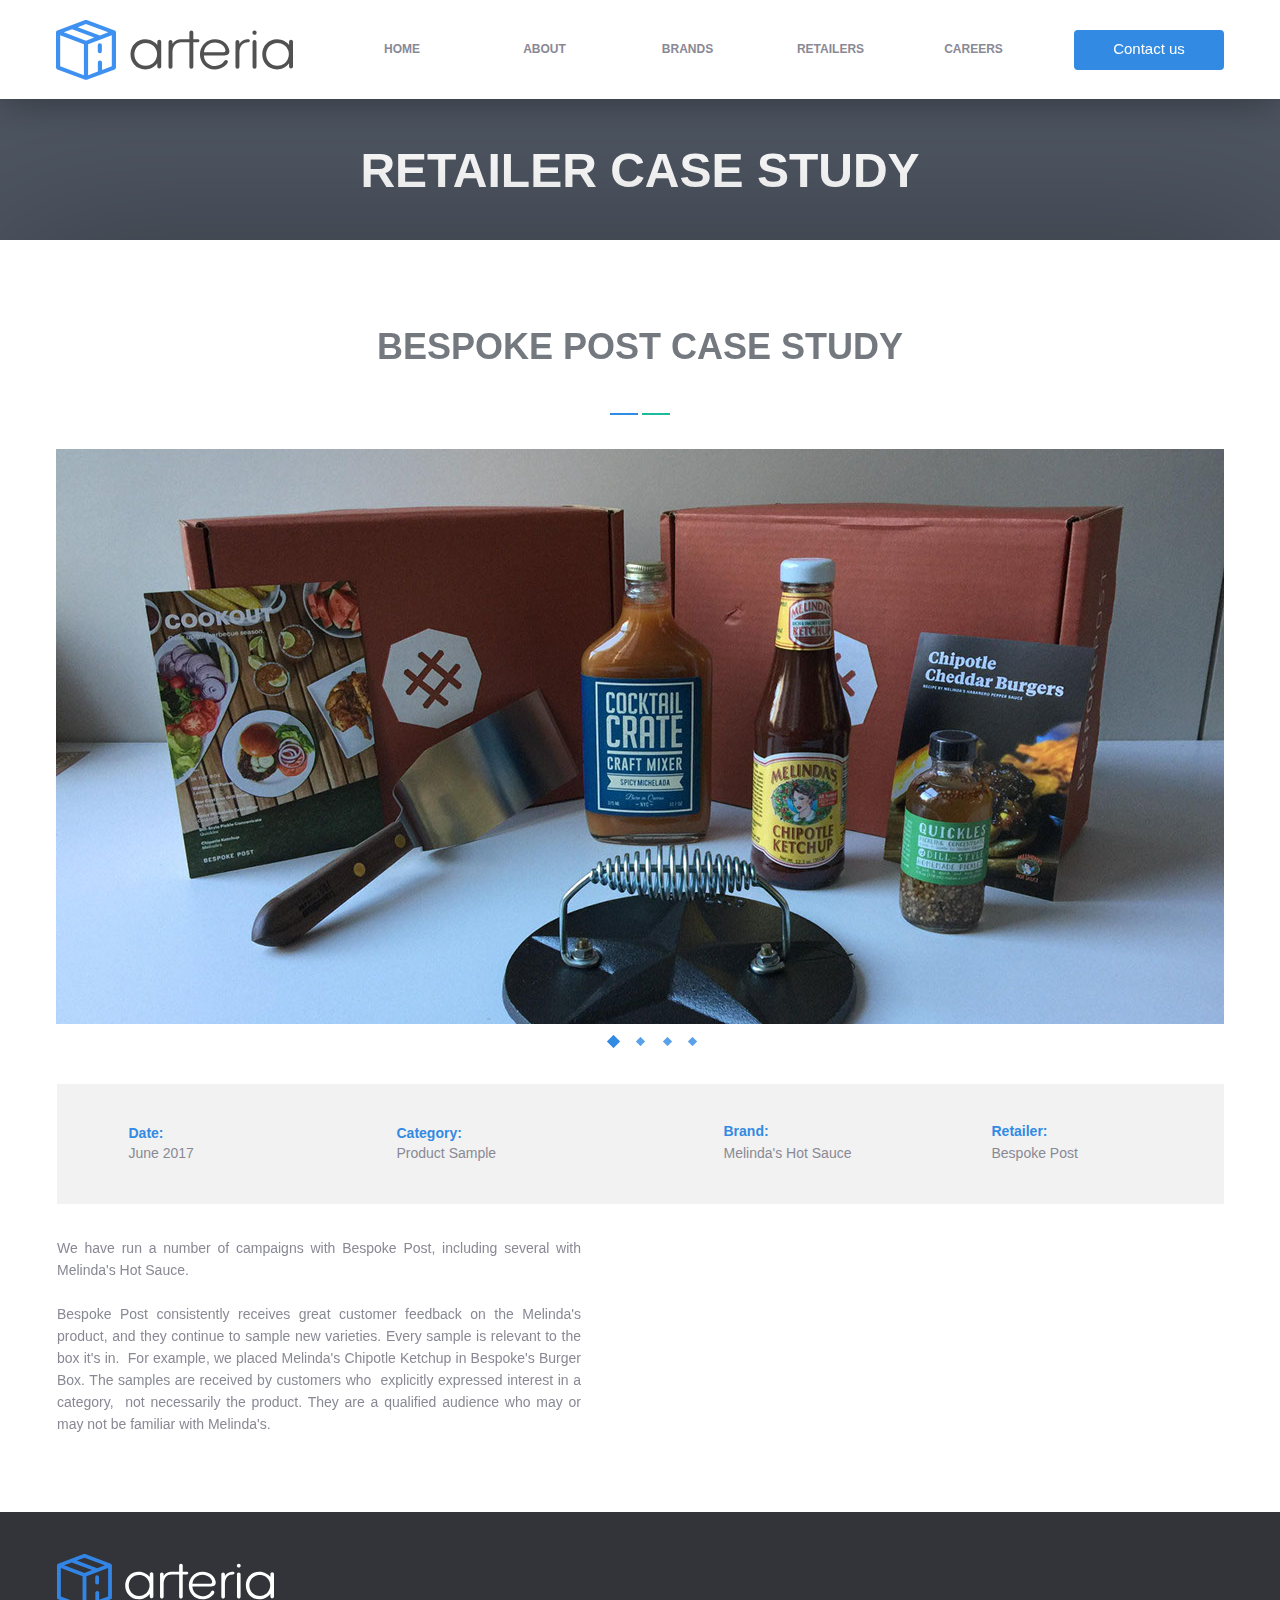
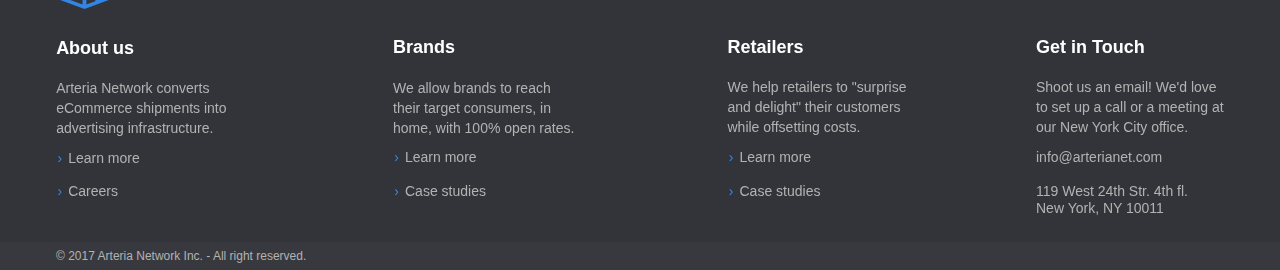
<file: retailer-case-study.html>
<!DOCTYPE html>
<html class="nojs html css_verticalspacer" lang="en-US">
 <head>

  <meta http-equiv="Content-type" content="text/html;charset=UTF-8"/>
  <meta name="generator" content="2017.0.4.363"/>
  <meta name="viewport" content="width=device-width, initial-scale=1.0"/>
  
  <script type="text/javascript">
   // Update the 'nojs'/'js' class on the html node
document.documentElement.className = document.documentElement.className.replace(/\bnojs\b/g, 'js');

// Check that all required assets are uploaded and up-to-date
if(typeof Muse == "undefined") window.Muse = {}; window.Muse.assets = {"required":["museutils.js", "museconfig.js", "jquery.watch.js", "jquery.musepolyfill.bgsize.js", "webpro.js", "musewpslideshow.js", "jquery.museoverlay.js", "touchswipe.js", "jquery.musemenu.js", "musewpdisclosure.js", "jquery.museresponsive.js", "require.js", "retailer-case-study.css"], "outOfDate":[]};
</script>
  
  <title>Arteria Network : Retailer Case Study</title>
  <!-- CSS -->
  <link rel="stylesheet" type="text/css" href="css/site_global.css?crc=316891798"/>
  <link rel="stylesheet" type="text/css" href="css/master_arteria-navigation.css?crc=4073635791"/>
  <link rel="stylesheet" type="text/css" href="css/retailer-case-study.css?crc=3802556692" id="pagesheet"/>
  <!-- IE-only CSS -->
  <!--[if lt IE 9]>
  <link rel="stylesheet" type="text/css" href="css/iefonts_retailer-case-study.css?crc=32709209"/>
  <link rel="stylesheet" type="text/css" href="css/nomq_preview_master_arteria-navigation.css?crc=435237628"/>
  <link rel="stylesheet" type="text/css" href="css/nomq_retailer-case-study.css?crc=317242482" id="nomq_pagesheet"/>
  <![endif]-->
  <!-- Other scripts -->
  <script type="text/javascript">
   var __adobewebfontsappname__ = "muse";
</script>
  <!-- JS includes -->
  <script src="https://webfonts.creativecloud.com/raleway:n8,n6,n4,n7:default.js" type="text/javascript"></script>
  <!--[if lt IE 9]>
  <script src="scripts/html5shiv.js?crc=4241844378" type="text/javascript"></script>
  <![endif]-->
    <!--custom head HTML-->
  <link rel="apple-touch-icon" sizes="57x57" href="/assets/apple-icon-57x57.png">
<link rel="apple-touch-icon" sizes="60x60" href="/assets/apple-icon-60x60.png">
<link rel="apple-touch-icon" sizes="72x72" href="/assets/apple-icon-72x72.png">
<link rel="apple-touch-icon" sizes="76x76" href="/assets/apple-icon-76x76.png">
<link rel="apple-touch-icon" sizes="114x114" href="/assets/apple-icon-114x114.png">
<link rel="apple-touch-icon" sizes="120x120" href="/assets/apple-icon-120x120.png">
<link rel="apple-touch-icon" sizes="144x144" href="/assets/apple-icon-144x144.png">
<link rel="apple-touch-icon" sizes="152x152" href="/assets/apple-icon-152x152.png">
<link rel="apple-touch-icon" sizes="180x180" href="/assets/apple-icon-180x180.png">
<link rel="icon" type="image/png" sizes="192x192"  href="/assets/android-icon-192x192.png">
<link rel="icon" type="image/png" sizes="32x32" href="/assets/favicon-32x32.png">
<link rel="icon" type="image/png" sizes="96x96" href="/assets/favicon-96x96.png">
<link rel="icon" type="image/png" sizes="16x16" href="/assets/favicon-16x16.png">
<link rel="manifest" href="/assets/manifest.json">
<meta name="msapplication-TileColor" content="#ffffff">
<meta name="msapplication-TileImage" content="/assets/ms-icon-144x144.png">
<meta name="theme-color" content="#ffffff">

<!-- <script src="https://use.fontawesome.com/3cbf20b333.js"></script> -->

<script>
  (function(i,s,o,g,r,a,m){i['GoogleAnalyticsObject']=r;i[r]=i[r]||function(){
  (i[r].q=i[r].q||[]).push(arguments)},i[r].l=1*new Date();a=s.createElement(o),
  m=s.getElementsByTagName(o)[0];a.async=1;a.src=g;m.parentNode.insertBefore(a,m)
  })(window,document,'script','https://www.google-analytics.com/analytics.js','ga');

  ga('create', 'UA-104335722-1', 'auto');
  ga('send', 'pageview');

</script>
 </head>
 <body>

  <div class="breakpoint active" id="bp_infinity" data-min-width="1201"><!-- responsive breakpoint node -->
   <div class="clearfix borderbox" id="page"><!-- group -->
    <div class="clearfix grpelem" id="pu329228"><!-- group -->
     <div class="browser_width shared_content" id="u329228-bw" data-content-guid="u329228-bw_content">
      <div class="rgba-background" id="u329228"><!-- simple frame --></div>
     </div>
     <div class="browser_width shared_content" id="u329229-4-bw" data-content-guid="u329229-4-bw_content">
      <div class="clearfix" id="u329229-4"><!-- content -->
       <p id="u329229-2"><span class="h1-48" id="u329229">Retailer Case Study</span></p>
      </div>
     </div>
     <div class="browser_width shared_content" id="u218-bw" data-content-guid="u218-bw_content">
      <div class="shadow" id="u218"><!-- simple frame --></div>
     </div>
     <a class="nonblock nontext clip_frame" id="u315765" href="index.html"><!-- svg --><img class="svg temp_no_img_src" id="u315761" data-orig-src="images/arteria-logo-dark.svg?crc=178099619" width="237" height="60" alt="" data-mu-svgfallback="images/arteria-logo-dark_poster_.png?crc=4025672716" src="images/blank.gif?crc=4208392903"/></a>
    </div>
    <div class="clearfix grpelem" id="pu329231"><!-- group -->
     <div class="browser_width grpelem shared_content" id="u329231-bw" data-content-guid="u329231-bw_content">
      <div class="shadow" id="u329231"><!-- column -->
       <div class="clearfix" id="u329231_align_to_page">
        <div class="clearfix colelem shared_content" id="u329300" data-content-guid="u329300_content"><!-- group -->
         <div class="grpelem" id="u329301"><!-- simple frame --></div>
         <div class="grpelem" id="u329302"><!-- simple frame --></div>
        </div>
        <div class="clearfix colelem" id="u329714"><!-- group -->
         <div class="clearfix grpelem shared_content" id="u329715-6" data-content-guid="u329715-6_content"><!-- content -->
          <p id="u329715-2">Date:</p>
          <p id="u329715-4">June 2017</p>
         </div>
         <div class="clearfix grpelem shared_content" id="u329718-6" data-content-guid="u329718-6_content"><!-- content -->
          <p id="u329718-2">Category:</p>
          <p id="u329718-4">Product Sample</p>
         </div>
         <div class="clearfix grpelem shared_content" id="u329716-6" data-content-guid="u329716-6_content"><!-- content -->
          <p id="u329716-2"><span class="text-14" id="u329716">Brand:</span></p>
          <p id="u329716-4"><span class="text-14">Melinda's Hot Sauce</span></p>
         </div>
         <div class="clearfix grpelem shared_content" id="u329717-6" data-content-guid="u329717-6_content"><!-- content -->
          <p id="u329717-2"><span class="text-14" id="u329717">Retailer:</span></p>
          <p id="u329717-4"><span class="text-14">Bespoke Post</span></p>
         </div>
        </div>
        <div class="clearfix colelem shared_content" id="u329712-7" data-content-guid="u329712-7_content"><!-- content -->
         <p><span class="text-14">We have run a number of campaigns with Bespoke Post, including several with Melinda's Hot Sauce.</span></p>
         <p id="u329712-3">&nbsp;</p>
         <p id="u329712-5">Bespoke Post consistently receives great customer feedback on the Melinda's product, and they continue to sample new varieties. Every sample is relevant to the box it's in.&nbsp; For example, we placed Melinda's Chipotle Ketchup in Bespoke's Burger Box. The samples are received by customers who&nbsp; explicitly expressed interest in a category,&nbsp; not necessarily the product. They are a qualified audience who may or may not be familiar with Melinda's.</p>
        </div>
       </div>
      </div>
     </div>
     <div class="browser_width grpelem shared_content" id="u329305-4-bw" data-content-guid="u329305-4-bw_content">
      <div class="clearfix" id="u329305-4"><!-- content -->
       <p id="u329305-2"><span class="h2" id="u329305">Bespoke Post Case Study</span></p>
      </div>
     </div>
    </div>
    <div class="PamphletWidget clearfix grpelem" id="pamphletu329520"><!-- none box -->
     <div class="popup_anchor" id="u329528popup">
      <div class="ContainerGroup clearfix" id="u329528"><!-- stack box -->
       <div class="Container museBGSize grpelem" id="u329530"><!-- simple frame --></div>
       <div class="Container invi museBGSize grpelem" id="u329531"><!-- simple frame --></div>
       <div class="Container invi museBGSize grpelem" id="u329529"><!-- simple frame --></div>
       <div class="Container invi museBGSize grpelem" id="u331252"><!-- simple frame --></div>
      </div>
     </div>
     <div class="ThumbGroup clearfix grpelem" id="u329523"><!-- none box -->
      <div class="popup_anchor" id="u329524popup">
       <div class="Thumb popup_element transition" id="u329524"><!-- simple frame --></div>
      </div>
      <div class="popup_anchor" id="u329526popup">
       <div class="Thumb popup_element transition" id="u329526"><!-- simple frame --></div>
      </div>
      <div class="popup_anchor" id="u329525popup">
       <div class="Thumb popup_element transition" id="u329525"><!-- simple frame --></div>
      </div>
      <div class="popup_anchor" id="u331264popup">
       <div class="Thumb popup_element transition" id="u331264"><!-- simple frame --></div>
      </div>
     </div>
    </div>
    <div class="clearfix grpelem" id="pu40380-4"><!-- group -->
     <a class="nonblock nontext transition rounded-corners clearfix" id="u40380-4" href="contact-us.html"><!-- content --><p>Contact us</p></a>
     <nav class="MenuBar clearfix" id="menuu109919"><!-- horizontal box -->
      <div class="MenuItemContainer clearfix grpelem" id="u109920"><!-- vertical box -->
       <a class="nonblock nontext MenuItem MenuItemWithSubMenu transition clearfix colelem" id="u109923" href="index.html"><!-- horizontal box --><div class="MenuItemLabel NoWrap clearfix grpelem" id="u109926-4"><!-- content --><p>home</p></div></a>
      </div>
      <div class="MenuItemContainer clearfix grpelem" id="u110298"><!-- vertical box -->
       <a class="nonblock nontext MenuItem MenuItemWithSubMenu transition clearfix colelem" id="u110301" href="about-us.html"><!-- horizontal box --><div class="MenuItemLabel NoWrap clearfix grpelem" id="u110302-4"><!-- content --><p>about</p></div></a>
      </div>
      <div class="MenuItemContainer clearfix grpelem" id="u110232"><!-- vertical box -->
       <a class="nonblock nontext MenuItem MenuItemWithSubMenu transition clearfix colelem" id="u110235" href="brands.html"><!-- horizontal box --><div class="MenuItemLabel NoWrap clearfix grpelem" id="u110236-4"><!-- content --><p>Brands</p></div></a>
      </div>
      <div class="MenuItemContainer clearfix grpelem" id="u110487"><!-- vertical box -->
       <a class="nonblock nontext MenuItem MenuItemWithSubMenu transition clearfix colelem" id="u110488" href="retailers.html"><!-- horizontal box --><div class="MenuItemLabel NoWrap clearfix grpelem" id="u110489-4"><!-- content --><p>Retailers</p></div></a>
      </div>
      <div class="MenuItemContainer clearfix grpelem" id="u175518"><!-- vertical box -->
       <a class="nonblock nontext MenuItem MenuItemWithSubMenu transition clearfix colelem" id="u175519" href="careers.html"><!-- horizontal box --><div class="MenuItemLabel NoWrap clearfix grpelem" id="u175521-4"><!-- content --><p>careers</p></div></a>
      </div>
     </nav>
    </div>
    <div class="verticalspacer" data-offset-top="1512" data-content-above-spacer="1511" data-content-below-spacer="357"></div>
    <div class="clearfix grpelem shared_content" id="pu80544" data-content-guid="pu80544_content"><!-- column -->
     <div class="browser_width colelem" id="u80544-bw">
      <div id="u80544"><!-- group -->
       <div class="clearfix" id="u80544_align_to_page">
        <div class="clearfix grpelem" id="pu315733"><!-- column -->
         <a class="nonblock nontext clip_frame colelem shared_content" id="u315733" href="index.html" data-content-guid="u315733_content"><!-- svg --><img class="svg temp_no_img_src" id="u315729" data-orig-src="images/arteria-logo-white.svg?crc=3970811726" width="217" height="55" alt="" data-mu-svgfallback="images/arteria-logo-white_poster_.png?crc=439593084" src="images/blank.gif?crc=4208392903"/></a>
         <div class="clearfix colelem shared_content" id="u322368" data-content-guid="u322368_content"><!-- column -->
          <div class="clearfix colelem" id="u80606-4"><!-- content -->
           <p>About us</p>
          </div>
          <div class="clearfix colelem" id="u315262-4"><!-- content -->
           <p>Arteria Network converts eCommerce shipments into advertising infrastructure.</p>
          </div>
          <div class="Footer-Link clearfix colelem" id="u315307-6"><!-- content -->
           <ul class="list0 nls-None" id="u315307-4">
            <li id="u315307-3"><a class="nonblock" href="about-us.html"><span id="u315307">Learn more</span></a></li>
           </ul>
          </div>
          <div class="Footer-Link clearfix colelem" id="u315308-6"><!-- content -->
           <ul class="list0 nls-None" id="u315308-4">
            <li><a class="nonblock" href="careers.html"><span id="u315308">Careers</span></a></li>
           </ul>
          </div>
         </div>
        </div>
        <div class="clearfix grpelem shared_content" id="u322374" data-content-guid="u322374_content"><!-- column -->
         <div class="clearfix colelem" id="u80779-4"><!-- content -->
          <p>Brands</p>
         </div>
         <div class="clearfix colelem" id="u315241-4"><!-- content -->
          <p>We allow brands to reach their target consumers, in home, with 100% open rates.</p>
         </div>
         <div class="Footer-Link clearfix colelem" id="u315242-6"><!-- content -->
          <ul class="list0 nls-None" id="u315242-4">
           <li><a class="nonblock" href="brands.html">Learn more</a></li>
          </ul>
         </div>
         <div class="Footer-Link clearfix colelem" id="u315274-6"><!-- content -->
          <ul class="list0 nls-None" id="u315274-4">
           <li><a class="nonblock" href="brand-case-study.html">Case studies</a></li>
          </ul>
         </div>
        </div>
        <div class="clearfix grpelem shared_content" id="u322380" data-content-guid="u322380_content"><!-- column -->
         <div class="clearfix colelem" id="u100113-4"><!-- content -->
          <p>Retailers</p>
         </div>
         <div class="clearfix colelem" id="u315220-4"><!-- content -->
          <p>We help retailers to &quot;surprise and delight&quot; their customers while offsetting costs.</p>
         </div>
         <div class="Footer-Link clearfix colelem" id="u315286-6"><!-- content -->
          <ul class="list0 nls-None" id="u315286-4">
           <li><a class="nonblock" href="retailers.html">Learn more</a></li>
          </ul>
         </div>
         <div class="Footer-Link clearfix colelem" id="u315287-6"><!-- content -->
          <ul class="list0 nls-None" id="u315287-4">
           <li><a class="nonblock" href="retailer-case-study.html">Case studies</a></li>
          </ul>
         </div>
        </div>
        <div class="clearfix grpelem shared_content" id="u322386" data-content-guid="u322386_content"><!-- column -->
         <div class="clearfix colelem" id="u81486-4"><!-- content -->
          <p>Get in Touch</p>
         </div>
         <div class="clearfix colelem" id="u315868-4"><!-- content -->
          <p>Shoot us an email! We'd love to set up a call or a meeting at our New York City office.</p>
         </div>
         <div class="Footer-Link clearfix colelem" id="u81487-5"><!-- content -->
          <p><a class="nonblock" href="mailto:info@arterianet.com"><span id="u81487">info@arterianet.com</span></a></p>
         </div>
         <div class="Footer-Link clearfix colelem" id="u81489-8"><!-- content -->
          <p><a class="nonblock" href="https://www.google.com/maps?q=119+West+24th+Str.,+New+York,+NY+10011" target="_blank"><span id="u81489-4">119 West 24th Str. 4th fl.<br/>New York, NY 10011</span></a></p>
         </div>
        </div>
       </div>
      </div>
     </div>
     <div class="browser_width colelem shared_content" id="u81580-bw" data-content-guid="u81580-bw_content">
      <div id="u81580"><!-- group -->
       <div class="clearfix" id="u81580_align_to_page">
        <div class="Footer-Link clearfix grpelem" id="u80640-4"><!-- content -->
         <p id="u80640-2"><span id="u80640">© 2017 Arteria Network Inc. - All right reserved.</span></p>
        </div>
       </div>
      </div>
     </div>
    </div>
   </div>
   <div class="preload_images">
    <img class="preload temp_no_img_src" data-orig-src="images/trigger-rollover-blue.png?crc=97864352" alt="" src="images/blank.gif?crc=4208392903"/>
    <img class="preload temp_no_img_src" data-orig-src="images/trigger-active-blue.png?crc=4076082421" alt="" src="images/blank.gif?crc=4208392903"/>
    <img class="preload temp_no_img_src" data-orig-src="images/menu-bg.gif?crc=133413637" alt="" src="images/blank.gif?crc=4208392903"/>
   </div>
  </div>
  <div class="breakpoint" id="bp_1200" data-min-width="901" data-max-width="1200"><!-- responsive breakpoint node -->
   <div class="clearfix borderbox temp_no_id" data-orig-id="page"><!-- group -->
    <div class="clearfix grpelem temp_no_id" data-orig-id="pu329228"><!-- group -->
     <span class="browser_width placeholder" data-placeholder-for="u329228-bw_content"><!-- placeholder node --></span>
     <span class="browser_width placeholder" data-placeholder-for="u329229-4-bw_content"><!-- placeholder node --></span>
     <span class="browser_width placeholder" data-placeholder-for="u218-bw_content"><!-- placeholder node --></span>
     <div class="browser_width" id="accordionu46521-bw">
      <ul class="AccordionWidget clearfix" id="accordionu46521"><!-- vertical box -->
       <li class="AccordionPanel clearfix colelem100" id="u46522"><!-- vertical box --><div class="AccordionPanelTab transition museBGSize clearfix colelem100" id="u46568-3"><!-- content --><p id="u46568" class="shared_content" data-content-guid="u46568_content">&nbsp;</p></div><div class="AccordionPanelContent disn clearfix colelem100" id="u46523"><!-- column --><nav class="MenuBar clearfix colelem" id="menuu46525"><!-- vertical box --><div class="MenuItemContainer borderbox clearfix colelem" id="u46547"><!-- horizontal box --><a class="nonblock nontext MenuItem MenuItemWithSubMenu borderbox transition clearfix grpelem" id="u46550" href="index.html"><!-- horizontal box --><div class="MenuItemLabel borderbox clearfix grpelem" id="u46552-4"><!-- content --><p id="u46552-2" class="shared_content" data-content-guid="u46552-2_content"><span id="u46552">Home</span></p></div></a></div><div class="MenuItemContainer borderbox clearfix colelem" id="u46533"><!-- horizontal box --><a class="nonblock nontext MenuItem MenuItemWithSubMenu borderbox transition clearfix grpelem" id="u46536" href="about-us.html"><!-- horizontal box --><div class="MenuItemLabel borderbox clearfix grpelem" id="u46538-4"><!-- content --><p id="u46538-2" class="shared_content" data-content-guid="u46538-2_content"><span id="u46538">About us</span></p></div></a></div><div class="MenuItemContainer borderbox clearfix colelem" id="u46554"><!-- horizontal box --><a class="nonblock nontext MenuItem MenuItemWithSubMenu borderbox transition clearfix grpelem" id="u46557" href="brands.html"><!-- horizontal box --><div class="MenuItemLabel borderbox clearfix grpelem" id="u46560-4"><!-- content --><p id="u46560-2" class="shared_content" data-content-guid="u46560-2_content"><span id="u46560">Brands</span></p></div></a></div><div class="MenuItemContainer borderbox clearfix colelem" id="u46540"><!-- horizontal box --><a class="nonblock nontext MenuItem MenuItemWithSubMenu borderbox transition clearfix grpelem" id="u46541" href="retailers.html"><!-- horizontal box --><div class="MenuItemLabel borderbox clearfix grpelem" id="u46542-4"><!-- content --><p id="u46542-2" class="shared_content" data-content-guid="u46542-2_content"><span id="u46542">Retailers</span></p></div></a></div><div class="MenuItemContainer borderbox clearfix colelem" id="u46526"><!-- horizontal box --><a class="nonblock nontext MenuItem MenuItemWithSubMenu borderbox transition clearfix grpelem" id="u46529" href="careers.html"><!-- horizontal box --><div class="MenuItemLabel borderbox clearfix grpelem" id="u46532-4"><!-- content --><p id="u46532-2" class="shared_content" data-content-guid="u46532-2_content"><span id="u46532">CAREERS</span></p></div></a></div></nav><a class="nonblock nontext transition rounded-corners clearfix colelem shared_content" id="u46524-4" href="contact-us.html" data-content-guid="u46524-4_content"><!-- content --><p>Contact us</p></a></div></li>
      </ul>
     </div>
    </div>
    <div class="clearfix grpelem temp_no_id" data-orig-id="pu329231"><!-- group -->
     <span class="browser_width grpelem placeholder" data-placeholder-for="u329231-bw_content"><!-- placeholder node --></span>
     <span class="browser_width grpelem placeholder" data-placeholder-for="u329305-4-bw_content"><!-- placeholder node --></span>
     <div class="PamphletWidget clearfix grpelem temp_no_id" data-orig-id="pamphletu329520"><!-- none box -->
      <div class="popup_anchor temp_no_id" data-orig-id="u329528popup">
       <div class="ContainerGroup clearfix temp_no_id" data-orig-id="u329528"><!-- stack box -->
        <div class="Container museBGSize grpelem temp_no_id" data-orig-id="u329530"><!-- simple frame --></div>
        <div class="Container invi museBGSize grpelem temp_no_id" data-orig-id="u329531"><!-- simple frame --></div>
        <div class="Container invi museBGSize grpelem temp_no_id" data-orig-id="u329529"><!-- simple frame --></div>
        <div class="Container invi museBGSize grpelem temp_no_id" data-orig-id="u331252"><!-- simple frame --></div>
       </div>
      </div>
      <div class="ThumbGroup clearfix grpelem temp_no_id" data-orig-id="u329523"><!-- none box -->
       <div class="popup_anchor temp_no_id" data-orig-id="u329524popup">
        <div class="Thumb popup_element transition temp_no_id" data-orig-id="u329524"><!-- simple frame --></div>
       </div>
       <div class="popup_anchor temp_no_id" data-orig-id="u329526popup">
        <div class="Thumb popup_element transition temp_no_id" data-orig-id="u329526"><!-- simple frame --></div>
       </div>
       <div class="popup_anchor temp_no_id" data-orig-id="u329525popup">
        <div class="Thumb popup_element transition temp_no_id" data-orig-id="u329525"><!-- simple frame --></div>
       </div>
       <div class="popup_anchor temp_no_id" data-orig-id="u331264popup">
        <div class="Thumb popup_element transition temp_no_id" data-orig-id="u331264"><!-- simple frame --></div>
       </div>
      </div>
     </div>
    </div>
    <a class="nonblock nontext clip_frame temp_no_id shared_content" href="index.html" data-orig-id="u315765" data-content-guid="u315765_content"><!-- svg --><img class="svg temp_no_id temp_no_img_src" data-orig-src="images/arteria-logo-dark.svg?crc=178099619" width="192" height="49" alt="" data-mu-svgfallback="images/arteria-logo-dark_poster_.png?crc=4025672716" data-orig-id="u315761" src="images/blank.gif?crc=4208392903"/></a>
    <div class="verticalspacer" data-offset-top="1339" data-content-above-spacer="1338" data-content-below-spacer="357"></div>
    <span class="clearfix grpelem placeholder" data-placeholder-for="pu80544_content"><!-- placeholder node --></span>
   </div>
   <div class="preload_images">
    <img class="preload temp_no_img_src" data-orig-src="images/trigger-rollover-blue.png?crc=97864352" alt="" src="images/blank.gif?crc=4208392903"/>
    <img class="preload temp_no_img_src" data-orig-src="images/trigger-active-blue.png?crc=4076082421" alt="" src="images/blank.gif?crc=4208392903"/>
   </div>
  </div>
  <div class="breakpoint" id="bp_900" data-min-width="581" data-max-width="900"><!-- responsive breakpoint node -->
   <div class="clearfix borderbox temp_no_id" data-orig-id="page"><!-- group -->
    <div class="clearfix grpelem temp_no_id" data-orig-id="pu329228"><!-- group -->
     <span class="browser_width placeholder" data-placeholder-for="u329228-bw_content"><!-- placeholder node --></span>
     <span class="browser_width placeholder" data-placeholder-for="u329229-4-bw_content"><!-- placeholder node --></span>
     <span class="browser_width placeholder" data-placeholder-for="u218-bw_content"><!-- placeholder node --></span>
     <div class="browser_width temp_no_id" data-orig-id="accordionu46521-bw">
      <ul class="AccordionWidget clearfix temp_no_id" data-orig-id="accordionu46521"><!-- vertical box -->
       <li class="AccordionPanel clearfix colelem100 temp_no_id" data-orig-id="u46522"><!-- vertical box --><div class="AccordionPanelTab transition museBGSize clearfix colelem100 temp_no_id" data-orig-id="u46568-3"><!-- content --><span class="placeholder" data-placeholder-for="u46568_content"><!-- placeholder node --></span></div><div class="AccordionPanelContent disn clearfix colelem100 temp_no_id" data-orig-id="u46523"><!-- column --><nav class="MenuBar clearfix colelem temp_no_id" data-orig-id="menuu46525"><!-- vertical box --><div class="MenuItemContainer borderbox clearfix colelem temp_no_id" data-orig-id="u46547"><!-- horizontal box --><a class="nonblock nontext MenuItem MenuItemWithSubMenu borderbox transition clearfix grpelem temp_no_id" href="index.html" data-orig-id="u46550"><!-- horizontal box --><div class="MenuItemLabel borderbox clearfix grpelem temp_no_id" data-orig-id="u46552-4"><!-- content --><span class="placeholder" data-placeholder-for="u46552-2_content"><!-- placeholder node --></span></div></a></div><div class="MenuItemContainer borderbox clearfix colelem temp_no_id" data-orig-id="u46533"><!-- horizontal box --><a class="nonblock nontext MenuItem MenuItemWithSubMenu borderbox transition clearfix grpelem temp_no_id" href="about-us.html" data-orig-id="u46536"><!-- horizontal box --><div class="MenuItemLabel borderbox clearfix grpelem temp_no_id" data-orig-id="u46538-4"><!-- content --><span class="placeholder" data-placeholder-for="u46538-2_content"><!-- placeholder node --></span></div></a></div><div class="MenuItemContainer borderbox clearfix colelem temp_no_id" data-orig-id="u46554"><!-- horizontal box --><a class="nonblock nontext MenuItem MenuItemWithSubMenu borderbox transition clearfix grpelem temp_no_id" href="brands.html" data-orig-id="u46557"><!-- horizontal box --><div class="MenuItemLabel borderbox clearfix grpelem temp_no_id" data-orig-id="u46560-4"><!-- content --><span class="placeholder" data-placeholder-for="u46560-2_content"><!-- placeholder node --></span></div></a></div><div class="MenuItemContainer borderbox clearfix colelem temp_no_id" data-orig-id="u46540"><!-- horizontal box --><a class="nonblock nontext MenuItem MenuItemWithSubMenu borderbox transition clearfix grpelem temp_no_id" href="retailers.html" data-orig-id="u46541"><!-- horizontal box --><div class="MenuItemLabel borderbox clearfix grpelem temp_no_id" data-orig-id="u46542-4"><!-- content --><span class="placeholder" data-placeholder-for="u46542-2_content"><!-- placeholder node --></span></div></a></div><div class="MenuItemContainer borderbox clearfix colelem temp_no_id" data-orig-id="u46526"><!-- horizontal box --><a class="nonblock nontext MenuItem MenuItemWithSubMenu borderbox transition clearfix grpelem temp_no_id" href="careers.html" data-orig-id="u46529"><!-- horizontal box --><div class="MenuItemLabel borderbox clearfix grpelem temp_no_id" data-orig-id="u46532-4"><!-- content --><span class="placeholder" data-placeholder-for="u46532-2_content"><!-- placeholder node --></span></div></a></div></nav><span class="nonblock nontext transition rounded-corners clearfix colelem placeholder" data-placeholder-for="u46524-4_content"><!-- placeholder node --></span></div></li>
      </ul>
     </div>
    </div>
    <div class="clearfix grpelem temp_no_id" data-orig-id="pu329231"><!-- group -->
     <div class="browser_width grpelem temp_no_id" data-orig-id="u329231-bw">
      <div class="shadow temp_no_id" data-orig-id="u329231"><!-- column -->
       <div class="clearfix temp_no_id" data-orig-id="u329231_align_to_page">
        <span class="clearfix colelem placeholder" data-placeholder-for="u329300_content"><!-- placeholder node --></span>
        <div class="clearfix colelem temp_no_id" data-orig-id="u329714"><!-- group -->
         <div class="clearfix grpelem" id="pu329715-6"><!-- column -->
          <span class="clearfix colelem placeholder" data-placeholder-for="u329715-6_content"><!-- placeholder node --></span>
          <span class="clearfix colelem placeholder" data-placeholder-for="u329716-6_content"><!-- placeholder node --></span>
         </div>
         <div class="clearfix grpelem" id="pu329718-6"><!-- column -->
          <span class="clearfix colelem placeholder" data-placeholder-for="u329718-6_content"><!-- placeholder node --></span>
          <span class="clearfix colelem placeholder" data-placeholder-for="u329717-6_content"><!-- placeholder node --></span>
         </div>
        </div>
        <span class="clearfix colelem placeholder" data-placeholder-for="u329712-7_content"><!-- placeholder node --></span>
       </div>
      </div>
     </div>
     <span class="browser_width grpelem placeholder" data-placeholder-for="u329305-4-bw_content"><!-- placeholder node --></span>
     <div class="PamphletWidget clearfix grpelem temp_no_id" data-orig-id="pamphletu329520"><!-- none box -->
      <div class="popup_anchor temp_no_id" data-orig-id="u329528popup">
       <div class="ContainerGroup clearfix temp_no_id" data-orig-id="u329528"><!-- stack box -->
        <div class="Container museBGSize grpelem temp_no_id" data-orig-id="u329530"><!-- simple frame --></div>
        <div class="Container invi museBGSize grpelem temp_no_id" data-orig-id="u329531"><!-- simple frame --></div>
        <div class="Container invi museBGSize grpelem temp_no_id" data-orig-id="u329529"><!-- simple frame --></div>
        <div class="Container invi museBGSize grpelem temp_no_id" data-orig-id="u331252"><!-- simple frame --></div>
       </div>
      </div>
      <div class="ThumbGroup clearfix grpelem temp_no_id" data-orig-id="u329523"><!-- none box -->
       <div class="popup_anchor temp_no_id" data-orig-id="u329524popup">
        <div class="Thumb popup_element transition temp_no_id" data-orig-id="u329524"><!-- simple frame --></div>
       </div>
       <div class="popup_anchor temp_no_id" data-orig-id="u329526popup">
        <div class="Thumb popup_element transition temp_no_id" data-orig-id="u329526"><!-- simple frame --></div>
       </div>
       <div class="popup_anchor temp_no_id" data-orig-id="u329525popup">
        <div class="Thumb popup_element transition temp_no_id" data-orig-id="u329525"><!-- simple frame --></div>
       </div>
       <div class="popup_anchor temp_no_id" data-orig-id="u331264popup">
        <div class="Thumb popup_element transition temp_no_id" data-orig-id="u331264"><!-- simple frame --></div>
       </div>
      </div>
     </div>
    </div>
    <span class="nonblock nontext clip_frame placeholder" data-placeholder-for="u315765_content"><!-- placeholder node --></span>
    <div class="verticalspacer" data-offset-top="1208" data-content-above-spacer="1207" data-content-below-spacer="557"></div>
    <div class="clearfix grpelem temp_no_id" data-orig-id="pu80544"><!-- column -->
     <div class="browser_width colelem temp_no_id" data-orig-id="u80544-bw">
      <div class="temp_no_id" data-orig-id="u80544"><!-- column -->
       <div class="clearfix temp_no_id" data-orig-id="u80544_align_to_page">
        <span class="nonblock nontext clip_frame colelem placeholder" data-placeholder-for="u315733_content"><!-- placeholder node --></span>
        <div class="clearfix colelem" id="pu322374"><!-- group -->
         <span class="clearfix grpelem placeholder" data-placeholder-for="u322374_content"><!-- placeholder node --></span>
         <span class="clearfix grpelem placeholder" data-placeholder-for="u322380_content"><!-- placeholder node --></span>
        </div>
        <div class="clearfix colelem" id="pu322368"><!-- group -->
         <span class="clearfix grpelem placeholder" data-placeholder-for="u322368_content"><!-- placeholder node --></span>
         <span class="clearfix grpelem placeholder" data-placeholder-for="u322386_content"><!-- placeholder node --></span>
        </div>
       </div>
      </div>
     </div>
     <span class="browser_width colelem placeholder" data-placeholder-for="u81580-bw_content"><!-- placeholder node --></span>
    </div>
   </div>
   <div class="preload_images">
    <img class="preload temp_no_img_src" data-orig-src="images/trigger-rollover-blue.png?crc=97864352" alt="" src="images/blank.gif?crc=4208392903"/>
    <img class="preload temp_no_img_src" data-orig-src="images/trigger-active-blue.png?crc=4076082421" alt="" src="images/blank.gif?crc=4208392903"/>
   </div>
  </div>
  <div class="breakpoint" id="bp_580" data-max-width="580"><!-- responsive breakpoint node -->
   <div class="clearfix borderbox temp_no_id" data-orig-id="page"><!-- group -->
    <div class="clearfix grpelem temp_no_id" data-orig-id="pu329228"><!-- group -->
     <span class="browser_width placeholder" data-placeholder-for="u329228-bw_content"><!-- placeholder node --></span>
     <span class="browser_width placeholder" data-placeholder-for="u329229-4-bw_content"><!-- placeholder node --></span>
     <span class="browser_width placeholder" data-placeholder-for="u218-bw_content"><!-- placeholder node --></span>
     <div class="browser_width temp_no_id" data-orig-id="accordionu46521-bw">
      <ul class="AccordionWidget clearfix temp_no_id" data-orig-id="accordionu46521"><!-- vertical box -->
       <li class="AccordionPanel clearfix colelem100 temp_no_id" data-orig-id="u46522"><!-- vertical box --><div class="AccordionPanelTab transition museBGSize clearfix colelem100 temp_no_id" data-orig-id="u46568-3"><!-- content --><span class="placeholder" data-placeholder-for="u46568_content"><!-- placeholder node --></span></div><div class="AccordionPanelContent disn clearfix colelem100 temp_no_id" data-orig-id="u46523"><!-- column --><nav class="MenuBar clearfix colelem temp_no_id" data-orig-id="menuu46525"><!-- vertical box --><div class="MenuItemContainer borderbox clearfix colelem temp_no_id" data-orig-id="u46547"><!-- horizontal box --><a class="nonblock nontext MenuItem MenuItemWithSubMenu borderbox transition clearfix grpelem temp_no_id" href="index.html" data-orig-id="u46550"><!-- horizontal box --><div class="MenuItemLabel borderbox clearfix grpelem temp_no_id" data-orig-id="u46552-4"><!-- content --><span class="placeholder" data-placeholder-for="u46552-2_content"><!-- placeholder node --></span></div></a></div><div class="MenuItemContainer borderbox clearfix colelem temp_no_id" data-orig-id="u46533"><!-- horizontal box --><a class="nonblock nontext MenuItem MenuItemWithSubMenu borderbox transition clearfix grpelem temp_no_id" href="about-us.html" data-orig-id="u46536"><!-- horizontal box --><div class="MenuItemLabel borderbox clearfix grpelem temp_no_id" data-orig-id="u46538-4"><!-- content --><span class="placeholder" data-placeholder-for="u46538-2_content"><!-- placeholder node --></span></div></a></div><div class="MenuItemContainer borderbox clearfix colelem temp_no_id" data-orig-id="u46554"><!-- horizontal box --><a class="nonblock nontext MenuItem MenuItemWithSubMenu borderbox transition clearfix grpelem temp_no_id" href="brands.html" data-orig-id="u46557"><!-- horizontal box --><div class="MenuItemLabel borderbox clearfix grpelem temp_no_id" data-orig-id="u46560-4"><!-- content --><span class="placeholder" data-placeholder-for="u46560-2_content"><!-- placeholder node --></span></div></a></div><div class="MenuItemContainer borderbox clearfix colelem temp_no_id" data-orig-id="u46540"><!-- horizontal box --><a class="nonblock nontext MenuItem MenuItemWithSubMenu borderbox transition clearfix grpelem temp_no_id" href="retailers.html" data-orig-id="u46541"><!-- horizontal box --><div class="MenuItemLabel borderbox clearfix grpelem temp_no_id" data-orig-id="u46542-4"><!-- content --><span class="placeholder" data-placeholder-for="u46542-2_content"><!-- placeholder node --></span></div></a></div><div class="MenuItemContainer borderbox clearfix colelem temp_no_id" data-orig-id="u46526"><!-- horizontal box --><a class="nonblock nontext MenuItem MenuItemWithSubMenu borderbox transition clearfix grpelem temp_no_id" href="careers.html" data-orig-id="u46529"><!-- horizontal box --><div class="MenuItemLabel borderbox clearfix grpelem temp_no_id" data-orig-id="u46532-4"><!-- content --><span class="placeholder" data-placeholder-for="u46532-2_content"><!-- placeholder node --></span></div></a></div></nav><span class="nonblock nontext transition rounded-corners clearfix colelem placeholder" data-placeholder-for="u46524-4_content"><!-- placeholder node --></span></div></li>
      </ul>
     </div>
    </div>
    <div class="clearfix grpelem temp_no_id" data-orig-id="pu329231"><!-- group -->
     <div class="browser_width grpelem temp_no_id" data-orig-id="u329231-bw">
      <div class="shadow temp_no_id" data-orig-id="u329231"><!-- column -->
       <div class="clearfix temp_no_id" data-orig-id="u329231_align_to_page">
        <span class="clearfix colelem placeholder" data-placeholder-for="u329300_content"><!-- placeholder node --></span>
        <div class="clearfix colelem temp_no_id" data-orig-id="u329714"><!-- column -->
         <span class="clearfix colelem placeholder" data-placeholder-for="u329715-6_content"><!-- placeholder node --></span>
         <span class="clearfix colelem placeholder" data-placeholder-for="u329718-6_content"><!-- placeholder node --></span>
         <span class="clearfix colelem placeholder" data-placeholder-for="u329716-6_content"><!-- placeholder node --></span>
         <span class="clearfix colelem placeholder" data-placeholder-for="u329717-6_content"><!-- placeholder node --></span>
        </div>
        <span class="clearfix colelem placeholder" data-placeholder-for="u329712-7_content"><!-- placeholder node --></span>
       </div>
      </div>
     </div>
     <span class="browser_width grpelem placeholder" data-placeholder-for="u329305-4-bw_content"><!-- placeholder node --></span>
     <div class="PamphletWidget clearfix grpelem temp_no_id" data-orig-id="pamphletu329520"><!-- none box -->
      <div class="popup_anchor temp_no_id" data-orig-id="u329528popup">
       <div class="ContainerGroup clearfix temp_no_id" data-orig-id="u329528"><!-- stack box -->
        <div class="Container museBGSize grpelem temp_no_id" data-orig-id="u329530"><!-- simple frame --></div>
        <div class="Container invi museBGSize grpelem temp_no_id" data-orig-id="u329531"><!-- simple frame --></div>
        <div class="Container invi museBGSize grpelem temp_no_id" data-orig-id="u329529"><!-- simple frame --></div>
        <div class="Container invi museBGSize grpelem temp_no_id" data-orig-id="u331252"><!-- simple frame --></div>
       </div>
      </div>
      <div class="ThumbGroup clearfix grpelem temp_no_id" data-orig-id="u329523"><!-- none box -->
       <div class="popup_anchor temp_no_id" data-orig-id="u329524popup">
        <div class="Thumb popup_element transition temp_no_id" data-orig-id="u329524"><!-- simple frame --></div>
       </div>
       <div class="popup_anchor temp_no_id" data-orig-id="u329526popup">
        <div class="Thumb popup_element transition temp_no_id" data-orig-id="u329526"><!-- simple frame --></div>
       </div>
       <div class="popup_anchor temp_no_id" data-orig-id="u329525popup">
        <div class="Thumb popup_element transition temp_no_id" data-orig-id="u329525"><!-- simple frame --></div>
       </div>
       <div class="popup_anchor temp_no_id" data-orig-id="u331264popup">
        <div class="Thumb popup_element transition temp_no_id" data-orig-id="u331264"><!-- simple frame --></div>
       </div>
      </div>
     </div>
    </div>
    <span class="nonblock nontext clip_frame placeholder" data-placeholder-for="u315765_content"><!-- placeholder node --></span>
    <div class="verticalspacer" data-offset-top="1327" data-content-above-spacer="1326" data-content-below-spacer="965"></div>
    <div class="clearfix grpelem temp_no_id" data-orig-id="pu80544"><!-- column -->
     <div class="browser_width colelem temp_no_id" data-orig-id="u80544-bw">
      <div class="temp_no_id" data-orig-id="u80544"><!-- column -->
       <div class="clearfix temp_no_id" data-orig-id="u80544_align_to_page">
        <span class="nonblock nontext clip_frame colelem placeholder" data-placeholder-for="u315733_content"><!-- placeholder node --></span>
        <span class="clearfix colelem placeholder" data-placeholder-for="u322374_content"><!-- placeholder node --></span>
        <span class="clearfix colelem placeholder" data-placeholder-for="u322380_content"><!-- placeholder node --></span>
        <span class="clearfix colelem placeholder" data-placeholder-for="u322368_content"><!-- placeholder node --></span>
        <span class="clearfix colelem placeholder" data-placeholder-for="u322386_content"><!-- placeholder node --></span>
       </div>
      </div>
     </div>
     <span class="browser_width colelem placeholder" data-placeholder-for="u81580-bw_content"><!-- placeholder node --></span>
    </div>
   </div>
   <div class="preload_images">
    <img class="preload temp_no_img_src" data-orig-src="images/trigger-rollover-blue.png?crc=97864352" alt="" src="images/blank.gif?crc=4208392903"/>
    <img class="preload temp_no_img_src" data-orig-src="images/trigger-active-blue.png?crc=4076082421" alt="" src="images/blank.gif?crc=4208392903"/>
   </div>
  </div>
  <!-- Other scripts -->
  <script type="text/javascript">
   // Decide weather to suppress missing file error or not based on preference setting
var suppressMissingFileError = false
</script>
  <script type="text/javascript">
   window.Muse.assets.check=function(d){if(!window.Muse.assets.checked){window.Muse.assets.checked=!0;var b={},c=function(a,b){if(window.getComputedStyle){var c=window.getComputedStyle(a,null);return c&&c.getPropertyValue(b)||c&&c[b]||""}if(document.documentElement.currentStyle)return(c=a.currentStyle)&&c[b]||a.style&&a.style[b]||"";return""},a=function(a){if(a.match(/^rgb/))return a=a.replace(/\s+/g,"").match(/([\d\,]+)/gi)[0].split(","),(parseInt(a[0])<<16)+(parseInt(a[1])<<8)+parseInt(a[2]);if(a.match(/^\#/))return parseInt(a.substr(1),
16);return 0},g=function(g){for(var f=document.getElementsByTagName("link"),h=0;h<f.length;h++)if("text/css"==f[h].type){var i=(f[h].href||"").match(/\/?css\/([\w\-]+\.css)\?crc=(\d+)/);if(!i||!i[1]||!i[2])break;b[i[1]]=i[2]}f=document.createElement("div");f.className="version";f.style.cssText="display:none; width:1px; height:1px;";document.getElementsByTagName("body")[0].appendChild(f);for(h=0;h<Muse.assets.required.length;){var i=Muse.assets.required[h],l=i.match(/([\w\-\.]+)\.(\w+)$/),k=l&&l[1]?
l[1]:null,l=l&&l[2]?l[2]:null;switch(l.toLowerCase()){case "css":k=k.replace(/\W/gi,"_").replace(/^([^a-z])/gi,"_$1");f.className+=" "+k;k=a(c(f,"color"));l=a(c(f,"backgroundColor"));k!=0||l!=0?(Muse.assets.required.splice(h,1),"undefined"!=typeof b[i]&&(k!=b[i]>>>24||l!=(b[i]&16777215))&&Muse.assets.outOfDate.push(i)):h++;f.className="version";break;case "js":h++;break;default:throw Error("Unsupported file type: "+l);}}d?d().jquery!="1.8.3"&&Muse.assets.outOfDate.push("jquery-1.8.3.min.js"):Muse.assets.required.push("jquery-1.8.3.min.js");
f.parentNode.removeChild(f);if(Muse.assets.outOfDate.length||Muse.assets.required.length)f="Some files on the server may be missing or incorrect. Clear browser cache and try again. If the problem persists please contact website author.",g&&Muse.assets.outOfDate.length&&(f+="\nOut of date: "+Muse.assets.outOfDate.join(",")),g&&Muse.assets.required.length&&(f+="\nMissing: "+Muse.assets.required.join(",")),suppressMissingFileError?(f+="\nUse SuppressMissingFileError key in AppPrefs.xml to show missing file error pop up.",console.log(f)):alert(f)};location&&location.search&&location.search.match&&location.search.match(/muse_debug/gi)?
setTimeout(function(){g(!0)},5E3):g()}};
var muse_init=function(){require.config({baseUrl:""});require(["jquery","museutils","whatinput","jquery.watch","jquery.musepolyfill.bgsize","webpro","musewpslideshow","jquery.museoverlay","touchswipe","jquery.musemenu","musewpdisclosure","jquery.museresponsive"],function(d){var $ = d;$(document).ready(function(){try{
window.Muse.assets.check($);/* body */
Muse.Utils.transformMarkupToFixBrowserProblemsPreInit();/* body */
Muse.Utils.prepHyperlinks(true);/* body */
Muse.Utils.resizeHeight('.browser_width');/* resize height */
Muse.Utils.requestAnimationFrame(function() { $('body').addClass('initialized'); });/* mark body as initialized */
Muse.Utils.fullPage('#page');/* 100% height page */
Muse.Utils.initWidget('#pamphletu329520', ['#bp_infinity', '#bp_1200', '#bp_900', '#bp_580'], function(elem) { return new WebPro.Widget.ContentSlideShow(elem, {contentLayout_runtime:'stack',event:'click',deactivationEvent:'none',autoPlay:true,displayInterval:4000,transitionStyle:'horizontal',transitionDuration:500,hideAllContentsFirst:false,shuffle:false,enableSwipe:true,resumeAutoplay:true,resumeAutoplayInterval:4000,playOnce:false,autoActivate_runtime:false}); });/* #pamphletu329520 */
Muse.Utils.initWidget('.MenuBar', ['#bp_infinity', '#bp_1200', '#bp_900', '#bp_580'], function(elem) { return $(elem).museMenu(); });/* unifiedNavBar */
Muse.Utils.initWidget('#accordionu46521', ['#bp_1200', '#bp_900', '#bp_580'], function(elem) { return new WebPro.Widget.Accordion(elem, {canCloseAll:true,defaultIndex:-1}); });/* #accordionu46521 */
$( '.breakpoint' ).registerBreakpoint();/* Register breakpoints */
Muse.Utils.transformMarkupToFixBrowserProblems();/* body */
}catch(b){if(b&&"function"==typeof b.notify?b.notify():Muse.Assert.fail("Error calling selector function: "+b),false)throw b;}})})};

</script>
  <!-- RequireJS script -->
  <script src="scripts/require.js?crc=3951022091" type="text/javascript" async data-main="scripts/museconfig.js?crc=4177022356" onload="if (requirejs) requirejs.onError = function(requireType, requireModule) { if (requireType && requireType.toString && requireType.toString().indexOf && 0 <= requireType.toString().indexOf('#scripterror')) window.Muse.assets.check(); }" onerror="window.Muse.assets.check();"></script>
   </body>
</html>
</file>
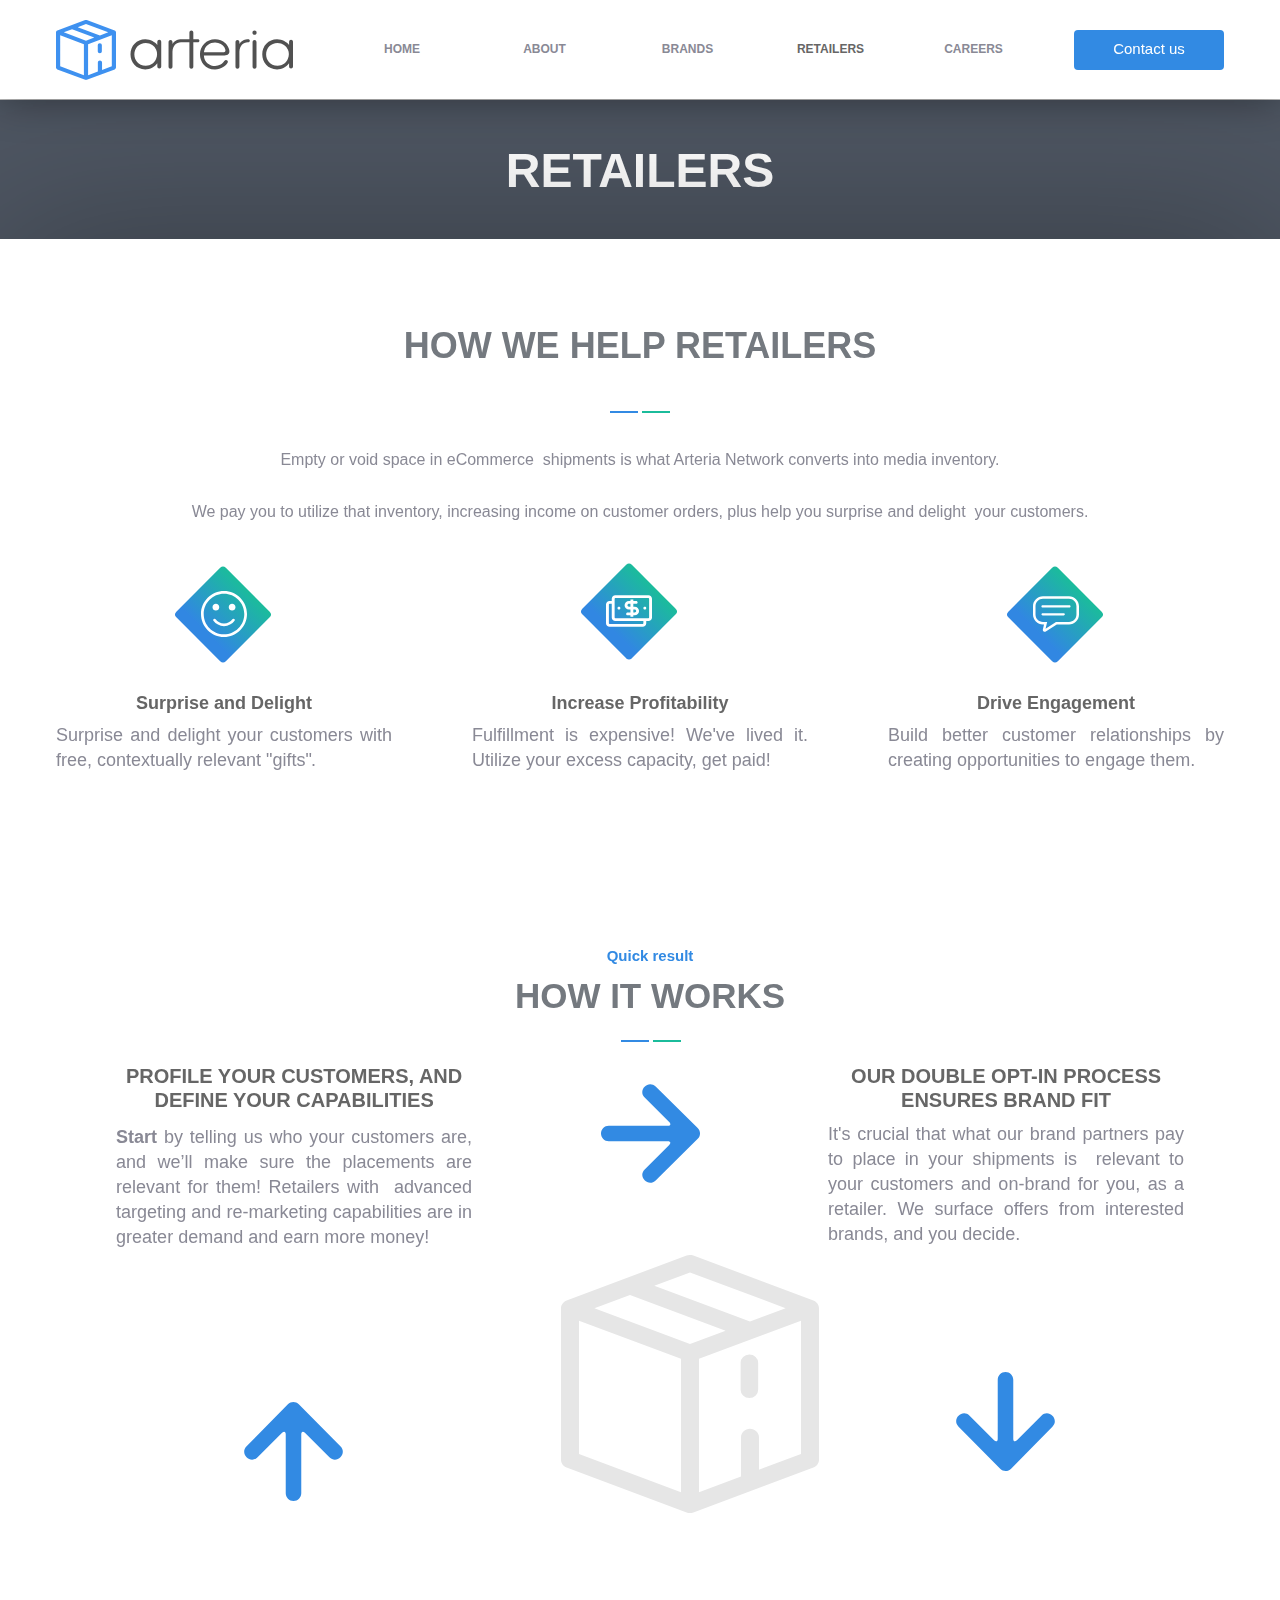
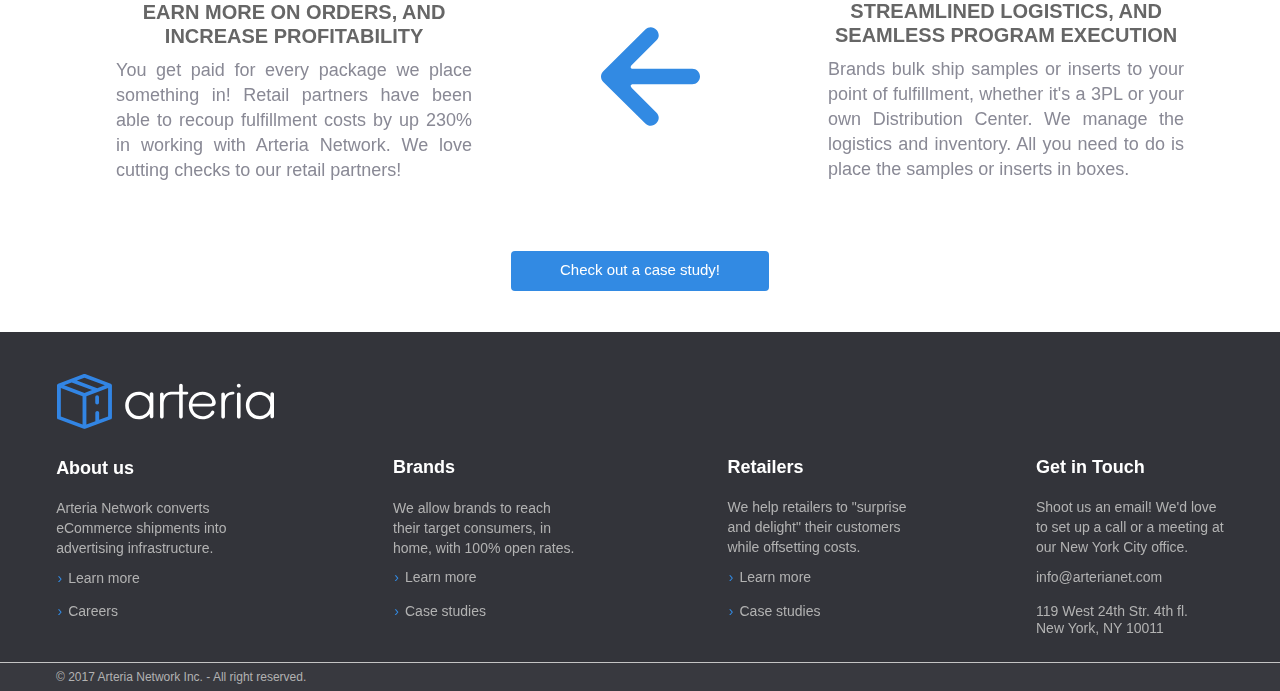
<file: retailers.html>
<!DOCTYPE html>
<html class="nojs html css_verticalspacer" lang="en-US">
 <head>

  <meta http-equiv="Content-type" content="text/html;charset=UTF-8"/>
  <meta name="generator" content="2017.0.4.363"/>
  <meta name="viewport" content="width=device-width, initial-scale=1.0"/>
  
  <script type="text/javascript">
   // Update the 'nojs'/'js' class on the html node
document.documentElement.className = document.documentElement.className.replace(/\bnojs\b/g, 'js');

// Check that all required assets are uploaded and up-to-date
if(typeof Muse == "undefined") window.Muse = {}; window.Muse.assets = {"required":["museutils.js", "museconfig.js", "webpro.js", "jquery.musemenu.js", "jquery.watch.js", "jquery.musepolyfill.bgsize.js", "musewpdisclosure.js", "jquery.museresponsive.js", "require.js", "retailers.css"], "outOfDate":[]};
</script>
  
  <title>Arteria Network : Retailers</title>
  <!-- CSS -->
  <link rel="stylesheet" type="text/css" href="css/site_global.css?crc=316891798"/>
  <link rel="stylesheet" type="text/css" href="css/master_arteria-navigation.css?crc=170518013"/>
  <link rel="stylesheet" type="text/css" href="css/retailers.css?crc=3840763227" id="pagesheet"/>
  <!-- IE-only CSS -->
  <!--[if lt IE 9]>
  <link rel="stylesheet" type="text/css" href="css/iefonts_retailers.css?crc=32709209"/>
  <link rel="stylesheet" type="text/css" href="css/nomq_preview_master_arteria-navigation.css?crc=390615391"/>
  <link rel="stylesheet" type="text/css" href="css/nomq_retailers.css?crc=250614902" id="nomq_pagesheet"/>
  <![endif]-->
  <!-- Other scripts -->
  <script type="text/javascript">
   var __adobewebfontsappname__ = "muse";
</script>
  <!-- JS includes -->
  <script src="https://webfonts.creativecloud.com/raleway:n8,n4,n7,n6:default.js" type="text/javascript"></script>
  <!--[if lt IE 9]>
  <script src="scripts/html5shiv.js?crc=4241844378" type="text/javascript"></script>
  <![endif]-->
    <!--custom head HTML-->
  <link rel="apple-touch-icon" sizes="57x57" href="/assets/apple-icon-57x57.png">
<link rel="apple-touch-icon" sizes="60x60" href="/assets/apple-icon-60x60.png">
<link rel="apple-touch-icon" sizes="72x72" href="/assets/apple-icon-72x72.png">
<link rel="apple-touch-icon" sizes="76x76" href="/assets/apple-icon-76x76.png">
<link rel="apple-touch-icon" sizes="114x114" href="/assets/apple-icon-114x114.png">
<link rel="apple-touch-icon" sizes="120x120" href="/assets/apple-icon-120x120.png">
<link rel="apple-touch-icon" sizes="144x144" href="/assets/apple-icon-144x144.png">
<link rel="apple-touch-icon" sizes="152x152" href="/assets/apple-icon-152x152.png">
<link rel="apple-touch-icon" sizes="180x180" href="/assets/apple-icon-180x180.png">
<link rel="icon" type="image/png" sizes="192x192"  href="/assets/android-icon-192x192.png">
<link rel="icon" type="image/png" sizes="32x32" href="/assets/favicon-32x32.png">
<link rel="icon" type="image/png" sizes="96x96" href="/assets/favicon-96x96.png">
<link rel="icon" type="image/png" sizes="16x16" href="/assets/favicon-16x16.png">
<link rel="manifest" href="/assets/manifest.json">
<meta name="msapplication-TileColor" content="#ffffff">
<meta name="msapplication-TileImage" content="/assets/ms-icon-144x144.png">
<meta name="theme-color" content="#ffffff">

<!-- <script src="https://use.fontawesome.com/3cbf20b333.js"></script> -->

<script>
  (function(i,s,o,g,r,a,m){i['GoogleAnalyticsObject']=r;i[r]=i[r]||function(){
  (i[r].q=i[r].q||[]).push(arguments)},i[r].l=1*new Date();a=s.createElement(o),
  m=s.getElementsByTagName(o)[0];a.async=1;a.src=g;m.parentNode.insertBefore(a,m)
  })(window,document,'script','https://www.google-analytics.com/analytics.js','ga');

  ga('create', 'UA-104335722-1', 'auto');
  ga('send', 'pageview');

</script>
 </head>
 <body>

  <div class="breakpoint active" id="bp_infinity" data-min-width="1201"><!-- responsive breakpoint node -->
   <div class="clearfix borderbox" id="page"><!-- column -->
    <div class="position_content" id="page_position_content">
     <div class="clearfix colelem" id="pu333508"><!-- group -->
      <div class="browser_width shared_content" id="u333508-bw" data-content-guid="u333508-bw_content">
       <div class="rgba-background" id="u333508"><!-- simple frame --></div>
      </div>
      <div class="browser_width shared_content" id="u333509-4-bw" data-content-guid="u333509-4-bw_content">
       <div class="clearfix" id="u333509-4"><!-- content -->
        <p id="u333509-2"><span class="h1-48" id="u333509">Retailers</span></p>
       </div>
      </div>
      <div class="browser_width shared_content" id="u218-bw" data-content-guid="u218-bw_content">
       <div id="u218" class="shared_content" data-content-guid="u218_content"><!-- simple frame --></div>
      </div>
      <a class="nonblock nontext transition clearfix" id="u40380-4" href="contact-us.html"><!-- content --><p>Contact us</p></a>
      <nav class="MenuBar clearfix" id="menuu109919"><!-- horizontal box -->
       <div class="MenuItemContainer clearfix grpelem" id="u109920"><!-- vertical box -->
        <a class="nonblock nontext MenuItem MenuItemWithSubMenu transition clearfix colelem" id="u109923" href="index.html"><!-- horizontal box --><div class="MenuItemLabel NoWrap clearfix grpelem" id="u109926-4"><!-- content --><p>home</p></div></a>
       </div>
       <div class="MenuItemContainer clearfix grpelem" id="u110298"><!-- vertical box -->
        <a class="nonblock nontext MenuItem MenuItemWithSubMenu transition clearfix colelem" id="u110301" href="about-us.html"><!-- horizontal box --><div class="MenuItemLabel NoWrap clearfix grpelem" id="u110302-4"><!-- content --><p>about</p></div></a>
       </div>
       <div class="MenuItemContainer clearfix grpelem" id="u110232"><!-- vertical box -->
        <a class="nonblock nontext MenuItem MenuItemWithSubMenu transition clearfix colelem" id="u110235" href="brands.html"><!-- horizontal box --><div class="MenuItemLabel NoWrap clearfix grpelem" id="u110236-4"><!-- content --><p>Brands</p></div></a>
       </div>
       <div class="MenuItemContainer clearfix grpelem" id="u110487"><!-- vertical box -->
        <a class="nonblock nontext MenuItem MenuItemWithSubMenu MuseMenuActive transition clearfix colelem" id="u110488" href="retailers.html"><!-- horizontal box --><div class="MenuItemLabel NoWrap clearfix grpelem" id="u110489-4"><!-- content --><p>Retailers</p></div></a>
       </div>
       <div class="MenuItemContainer clearfix grpelem" id="u175518"><!-- vertical box -->
        <a class="nonblock nontext MenuItem MenuItemWithSubMenu transition clearfix colelem" id="u175519" href="careers.html"><!-- horizontal box --><div class="MenuItemLabel NoWrap clearfix grpelem" id="u175521-4"><!-- content --><p>careers</p></div></a>
       </div>
      </nav>
      <a class="nonblock nontext clip_frame" id="u315765" href="index.html"><!-- svg --><img class="svg temp_no_img_src" id="u315761" data-orig-src="images/arteria-logo-dark.svg?crc=178099619" width="237" height="60" alt="" data-mu-svgfallback="images/arteria-logo-dark_poster_.png?crc=4025672716" src="images/blank.gif?crc=4208392903"/></a>
     </div>
     <div class="clearfix colelem" id="pu333548"><!-- group -->
      <div class="browser_width grpelem" id="u333548-bw">
       <div class="shadow" id="u333548"><!-- column -->
        <div class="clearfix" id="u333548_align_to_page">
         <div class="clearfix colelem shared_content" id="u333481" data-content-guid="u333481_content"><!-- group -->
          <div class="grpelem" id="u333483"><!-- simple frame --></div>
          <div class="grpelem" id="u333482"><!-- simple frame --></div>
         </div>
         <div class="clearfix colelem shared_content" id="u333484-7" data-content-guid="u333484-7_content"><!-- content -->
          <p>Empty or void space in eCommerce&nbsp; shipments is what Arteria Network converts into media inventory.</p>
          <p>&nbsp;</p>
          <p>We pay you to utilize that inventory, increasing income on customer orders, plus help you surprise and delight&nbsp; your customers.</p>
         </div>
         <div class="clearfix colelem" id="pu333559"><!-- group -->
          <div class="clearfix grpelem shared_content" id="u333559" data-content-guid="u333559_content"><!-- column -->
           <div class="clearfix colelem" id="pu333561"><!-- group -->
            <div class="btn gradient rounded-corners grpelem" id="u333561" data-mu-ie-matrix="progid:DXImageTransform.Microsoft.Matrix(M11=0.7071,M12=-0.7071,M21=0.7071,M22=0.7071,SizingMethod='auto expand')" data-mu-ie-matrix-dx="-14" data-mu-ie-matrix-dy="-14"><!-- simple frame --></div>
            <div class="clip_frame grpelem" id="u334161"><!-- svg -->
             <img class="svg temp_no_img_src" id="u334157" data-orig-src="images/surprise-and-delight.svg?crc=4173909812" width="46" height="46" alt="" data-mu-svgfallback="images/surprise-and-delight_poster_.png?crc=438736129" src="images/blank.gif?crc=4208392903"/>
            </div>
           </div>
           <div class="clearfix colelem" id="u333560-8"><!-- content -->
            <p id="u333560-2">Surprise and Delight</p>
            <p id="u333560-3">&nbsp;</p>
            <p id="u333560-6">Surprise and delight your customers with free, contextually relevant &quot;gifts<span id="u333560-5">&quot;.</span></p>
           </div>
          </div>
          <div class="clearfix grpelem shared_content" id="u333539" data-content-guid="u333539_content"><!-- column -->
           <div class="clearfix colelem" id="pu333541"><!-- group -->
            <div class="btn gradient rounded-corners grpelem" id="u333541" data-mu-ie-matrix="progid:DXImageTransform.Microsoft.Matrix(M11=0.7071,M12=-0.7071,M21=0.7071,M22=0.7071,SizingMethod='auto expand')" data-mu-ie-matrix-dx="-14" data-mu-ie-matrix-dy="-14"><!-- simple frame --></div>
            <div class="clip_frame grpelem" id="u334181"><!-- svg -->
             <img class="svg temp_no_img_src" id="u334177" data-orig-src="images/increase-profitability.svg?crc=3973551764" width="46" height="46" alt="" data-mu-svgfallback="images/increase-profitability_poster_.png?crc=3779842524" src="images/blank.gif?crc=4208392903"/>
            </div>
           </div>
           <div class="clearfix colelem" id="u333540-7"><!-- content -->
            <p id="u333540-2">Increase Profitability</p>
            <p id="u333540-3">&nbsp;</p>
            <p id="u333540-5">Fulfillment is expensive! We've lived it. Utilize your excess capacity, get paid!</p>
           </div>
          </div>
          <div class="clearfix grpelem shared_content" id="u333563" data-content-guid="u333563_content"><!-- column -->
           <div class="clearfix colelem" id="pu333564"><!-- group -->
            <div class="btn gradient rounded-corners grpelem" id="u333564" data-mu-ie-matrix="progid:DXImageTransform.Microsoft.Matrix(M11=0.7071,M12=-0.7071,M21=0.7071,M22=0.7071,SizingMethod='auto expand')" data-mu-ie-matrix-dx="-14" data-mu-ie-matrix-dy="-14"><!-- simple frame --></div>
            <div class="clip_frame grpelem" id="u334221"><!-- svg -->
             <img class="svg temp_no_img_src" id="u334217" data-orig-src="images/drive-engagement.svg?crc=4190224233" width="46" height="46" alt="" data-mu-svgfallback="images/drive-engagement_poster_.png?crc=391121486" src="images/blank.gif?crc=4208392903"/>
            </div>
           </div>
           <div class="clearfix colelem" id="u333565-8"><!-- content -->
            <p id="u333565-2">Drive Engagement</p>
            <p id="u333565-3">&nbsp;</p>
            <p id="u333565-6">Build better customer relationships by creating opportunities to engage them<span id="u333565-5">.</span></p>
           </div>
          </div>
         </div>
         <div class="clearfix colelem shared_content" id="u333582-4" data-content-guid="u333582-4_content"><!-- content -->
          <p>Quick result</p>
         </div>
         <div class="clearfix colelem shared_content" id="u333545-4" data-content-guid="u333545-4_content"><!-- content -->
          <p id="u333545-2"><span class="h2" id="u333545">How It Works</span></p>
         </div>
         <div class="clearfix colelem shared_content" id="u333579" data-content-guid="u333579_content"><!-- group -->
          <div class="grpelem" id="u333580"><!-- simple frame --></div>
          <div class="grpelem" id="u333581"><!-- simple frame --></div>
         </div>
         <div class="clearfix colelem" id="pu333566"><!-- group -->
          <div class="clearfix grpelem" id="u333566"><!-- group -->
           <div class="clearfix grpelem" id="pu333568-8"><!-- column -->
            <div class="clearfix colelem shared_content" id="u333568-8" data-content-guid="u333568-8_content"><!-- content -->
             <p id="u333568-2">Profile your Customers, and define your capabilities</p>
             <p id="u333568-3">&nbsp;</p>
             <p id="u333568-6"><span id="u333568-4">Start</span> by telling us who your customers are, and we’ll make sure the placements are relevant for them! Retailers with&nbsp; advanced targeting and re-marketing capabilities are in greater demand and earn more money!</p>
            </div>
            <div class="clip_frame colelem" id="u333574"><!-- svg -->
             <img class="svg temp_no_img_src" id="u333575" data-orig-src="images/blue-arrow-up.svg?crc=493464291" width="99" height="99" alt="" data-mu-svgfallback="images/blue-arrow-up_poster_.png?crc=20637336" src="images/blank.gif?crc=4208392903"/>
            </div>
            <div class="clearfix colelem shared_content" id="u333576-7" data-content-guid="u333576-7_content"><!-- content -->
             <p id="u333576-2">earn More on orders, and Increase Profitability</p>
             <p id="u333576-3">&nbsp;</p>
             <p id="u333576-5">You get paid for every package we place something in! Retail partners have been able to recoup fulfillment costs by up 230% in working with Arteria Network. We love cutting checks to our retail partners!</p>
            </div>
           </div>
           <div class="clearfix grpelem" id="pu333572"><!-- column -->
            <div class="clip_frame colelem" id="u333572"><!-- svg -->
             <img class="svg temp_no_img_src" id="u333573" data-orig-src="images/blue-arrow-right.svg?crc=310586205" width="99" height="99" alt="" data-mu-svgfallback="images/blue-arrow-right_poster_.png?crc=424415327" src="images/blank.gif?crc=4208392903"/>
            </div>
            <div class="clip_frame colelem" id="u333569"><!-- svg -->
             <img class="svg temp_no_img_src" id="u333570" data-orig-src="images/blue-arrow-left.svg?crc=309650309" width="99" height="99" alt="" data-mu-svgfallback="images/blue-arrow-left_poster_.png?crc=4078384740" src="images/blank.gif?crc=4208392903"/>
            </div>
           </div>
           <div class="clearfix grpelem" id="pu333567-9"><!-- column -->
            <div class="clearfix colelem shared_content" id="u333567-9" data-content-guid="u333567-9_content"><!-- content -->
             <p id="u333567-2">our Double Opt-In Process</p>
             <p id="u333567-4">Ensures Brand Fit</p>
             <p id="u333567-5">&nbsp;</p>
             <p id="u333567-7">It's crucial that what our brand partners pay to place in your shipments is&nbsp; relevant to your customers and on-brand for you, as a retailer. We surface offers from interested brands, and you decide.</p>
            </div>
            <div class="clip_frame colelem" id="u333577"><!-- svg -->
             <img class="svg temp_no_img_src" id="u333578" data-orig-src="images/blue-arrow-down.svg?crc=3788082149" width="99" height="99" alt="" data-mu-svgfallback="images/blue-arrow-down_poster_.png?crc=519825649" src="images/blank.gif?crc=4208392903"/>
            </div>
            <div class="clearfix colelem shared_content" id="u333571-7" data-content-guid="u333571-7_content"><!-- content -->
             <p id="u333571-2">Streamlined Logistics, and seamless program execution</p>
             <p id="u333571-3">&nbsp;</p>
             <p id="u333571-5">Brands bulk ship samples or inserts to your point of fulfillment, whether it's a 3PL or your own Distribution Center. We manage the logistics and inventory. All you need to do is place the samples or inserts in boxes.</p>
            </div>
           </div>
          </div>
          <div class="clip_frame grpelem" id="u333542"><!-- svg -->
           <img class="svg temp_no_img_src" id="u333543" data-orig-src="images/arteria-logo-grey-box.svg?crc=4156404329" width="258" height="258" alt="" data-mu-svgfallback="images/arteria-logo-grey-box_poster_.png?crc=4031463718" src="images/blank.gif?crc=4208392903"/>
          </div>
         </div>
         <a class="nonblock nontext transition rounded-corners clearfix colelem" id="u334848-4" href="retailer-case-study.html"><!-- content --><p>Check out a case study!</p></a>
        </div>
       </div>
      </div>
      <div class="browser_width grpelem shared_content" id="u333485-4-bw" data-content-guid="u333485-4-bw_content">
       <div class="clearfix" id="u333485-4"><!-- content -->
        <p id="u333485-2"><span class="h2" id="u333485">How We Help Retailers</span></p>
       </div>
      </div>
     </div>
     <div class="verticalspacer" data-offset-top="1933" data-content-above-spacer="1932" data-content-below-spacer="358"></div>
     <div class="browser_width colelem shared_content" id="u80544-bw" data-content-guid="u80544-bw_content">
      <div id="u80544"><!-- group -->
       <div class="clearfix" id="u80544_align_to_page">
        <div class="clearfix grpelem" id="pu315733"><!-- column -->
         <a class="nonblock nontext clip_frame colelem shared_content" id="u315733" href="index.html" data-content-guid="u315733_content"><!-- svg --><img class="svg temp_no_img_src" id="u315729" data-orig-src="images/arteria-logo-white.svg?crc=3970811726" width="217" height="55" alt="" data-mu-svgfallback="images/arteria-logo-white_poster_.png?crc=439593084" src="images/blank.gif?crc=4208392903"/></a>
         <div class="clearfix colelem shared_content" id="u322368" data-content-guid="u322368_content"><!-- column -->
          <div class="clearfix colelem" id="u80606-4"><!-- content -->
           <p>About us</p>
          </div>
          <div class="clearfix colelem" id="u315262-4"><!-- content -->
           <p>Arteria Network converts eCommerce shipments into advertising infrastructure.</p>
          </div>
          <div class="Footer-Link clearfix colelem" id="u315307-6"><!-- content -->
           <ul class="list0 nls-None" id="u315307-4">
            <li id="u315307-3"><a class="nonblock" href="about-us.html"><span id="u315307">Learn more</span></a></li>
           </ul>
          </div>
          <div class="Footer-Link clearfix colelem" id="u315308-6"><!-- content -->
           <ul class="list0 nls-None" id="u315308-4">
            <li><a class="nonblock" href="careers.html"><span id="u315308">Careers</span></a></li>
           </ul>
          </div>
         </div>
        </div>
        <div class="clearfix grpelem shared_content" id="u322374" data-content-guid="u322374_content"><!-- column -->
         <div class="clearfix colelem" id="u80779-4"><!-- content -->
          <p>Brands</p>
         </div>
         <div class="clearfix colelem" id="u315241-4"><!-- content -->
          <p>We allow brands to reach their target consumers, in home, with 100% open rates.</p>
         </div>
         <div class="Footer-Link clearfix colelem" id="u315242-6"><!-- content -->
          <ul class="list0 nls-None" id="u315242-4">
           <li><a class="nonblock" href="brands.html">Learn more</a></li>
          </ul>
         </div>
         <div class="Footer-Link clearfix colelem" id="u315274-6"><!-- content -->
          <ul class="list0 nls-None" id="u315274-4">
           <li><a class="nonblock" href="brand-case-study.html">Case studies</a></li>
          </ul>
         </div>
        </div>
        <div class="clearfix grpelem shared_content" id="u322380" data-content-guid="u322380_content"><!-- column -->
         <div class="clearfix colelem" id="u100113-4"><!-- content -->
          <p>Retailers</p>
         </div>
         <div class="clearfix colelem" id="u315220-4"><!-- content -->
          <p>We help retailers to &quot;surprise and delight&quot; their customers while offsetting costs.</p>
         </div>
         <div class="Footer-Link clearfix colelem" id="u315286-6"><!-- content -->
          <ul class="list0 nls-None" id="u315286-4">
           <li><a class="nonblock" href="retailers.html">Learn more</a></li>
          </ul>
         </div>
         <div class="Footer-Link clearfix colelem" id="u315287-6"><!-- content -->
          <ul class="list0 nls-None" id="u315287-4">
           <li><a class="nonblock" href="retailer-case-study.html">Case studies</a></li>
          </ul>
         </div>
        </div>
        <div class="clearfix grpelem shared_content" id="u322386" data-content-guid="u322386_content"><!-- column -->
         <div class="clearfix colelem" id="u81486-4"><!-- content -->
          <p>Get in Touch</p>
         </div>
         <div class="clearfix colelem" id="u315868-4"><!-- content -->
          <p>Shoot us an email! We'd love to set up a call or a meeting at our New York City office.</p>
         </div>
         <div class="Footer-Link clearfix colelem" id="u81487-5"><!-- content -->
          <p><a class="nonblock" href="mailto:info@arterianet.com"><span id="u81487">info@arterianet.com</span></a></p>
         </div>
         <div class="Footer-Link clearfix colelem" id="u81489-8"><!-- content -->
          <p><a class="nonblock" href="https://www.google.com/maps?q=119+West+24th+Str.,+New+York,+NY+10011" target="_blank"><span id="u81489-4">119 West 24th Str. 4th fl.<br/>New York, NY 10011</span></a></p>
         </div>
        </div>
       </div>
      </div>
     </div>
     <div class="browser_width colelem shared_content" id="u81580-bw" data-content-guid="u81580-bw_content">
      <div id="u81580"><!-- group -->
       <div class="clearfix" id="u81580_align_to_page">
        <div class="Footer-Link clearfix grpelem" id="u80640-4"><!-- content -->
         <p id="u80640-2"><span id="u80640">© 2017 Arteria Network Inc. - All right reserved.</span></p>
        </div>
       </div>
      </div>
     </div>
    </div>
   </div>
  </div>
  <div class="breakpoint" id="bp_1200" data-min-width="901" data-max-width="1200"><!-- responsive breakpoint node -->
   <div class="clearfix borderbox temp_no_id" data-orig-id="page"><!-- column -->
    <div class="position_content temp_no_id" data-orig-id="page_position_content">
     <div class="clearfix colelem temp_no_id" data-orig-id="pu333508"><!-- group -->
      <span class="browser_width placeholder" data-placeholder-for="u333508-bw_content"><!-- placeholder node --></span>
      <span class="browser_width placeholder" data-placeholder-for="u333509-4-bw_content"><!-- placeholder node --></span>
      <span class="browser_width placeholder" data-placeholder-for="u218-bw_content"><!-- placeholder node --></span>
      <div class="browser_width" id="accordionu46521-bw">
       <ul class="AccordionWidget clearfix" id="accordionu46521"><!-- vertical box -->
        <li class="AccordionPanel clearfix colelem100" id="u46522"><!-- vertical box --><div class="AccordionPanelTab transition clearfix colelem100" id="u46568-3"><!-- content --><p id="u46568" class="shared_content" data-content-guid="u46568_content">&nbsp;</p></div><div class="AccordionPanelContent disn clearfix colelem100" id="u46523"><!-- column --><nav class="MenuBar clearfix colelem" id="menuu46525"><!-- vertical box --><div class="MenuItemContainer borderbox clearfix colelem" id="u46547"><!-- horizontal box --><a class="nonblock nontext MenuItem MenuItemWithSubMenu borderbox transition clearfix grpelem" id="u46550" href="index.html"><!-- horizontal box --><div class="MenuItemLabel borderbox clearfix grpelem" id="u46552-4"><!-- content --><p id="u46552-2" class="shared_content" data-content-guid="u46552-2_content"><span id="u46552">Home</span></p></div></a></div><div class="MenuItemContainer borderbox clearfix colelem" id="u46533"><!-- horizontal box --><a class="nonblock nontext MenuItem MenuItemWithSubMenu borderbox transition clearfix grpelem" id="u46536" href="about-us.html"><!-- horizontal box --><div class="MenuItemLabel borderbox clearfix grpelem" id="u46538-4"><!-- content --><p id="u46538-2" class="shared_content" data-content-guid="u46538-2_content"><span id="u46538">About us</span></p></div></a></div><div class="MenuItemContainer borderbox clearfix colelem" id="u46554"><!-- horizontal box --><a class="nonblock nontext MenuItem MenuItemWithSubMenu borderbox transition clearfix grpelem" id="u46557" href="brands.html"><!-- horizontal box --><div class="MenuItemLabel borderbox clearfix grpelem" id="u46560-4"><!-- content --><p id="u46560-2" class="shared_content" data-content-guid="u46560-2_content"><span id="u46560">Brands</span></p></div></a></div><div class="MenuItemContainer borderbox clearfix colelem" id="u46540"><!-- horizontal box --><a class="nonblock nontext MenuItem MenuItemWithSubMenu MuseMenuActive borderbox transition clearfix grpelem" id="u46541" href="retailers.html"><!-- horizontal box --><div class="MenuItemLabel borderbox clearfix grpelem" id="u46542-4"><!-- content --><p id="u46542-2" class="shared_content" data-content-guid="u46542-2_content"><span id="u46542">Retailers</span></p></div></a></div><div class="MenuItemContainer borderbox clearfix colelem" id="u46526"><!-- horizontal box --><a class="nonblock nontext MenuItem MenuItemWithSubMenu borderbox transition clearfix grpelem" id="u46529" href="careers.html"><!-- horizontal box --><div class="MenuItemLabel borderbox clearfix grpelem" id="u46532-4"><!-- content --><p id="u46532-2" class="shared_content" data-content-guid="u46532-2_content"><span id="u46532">CAREERS</span></p></div></a></div></nav><a class="nonblock nontext transition clearfix colelem shared_content" id="u46524-4" href="contact-us.html" data-content-guid="u46524-4_content"><!-- content --><p>Contact us</p></a></div></li>
       </ul>
      </div>
      <a class="nonblock nontext clip_frame temp_no_id shared_content" href="index.html" data-orig-id="u315765" data-content-guid="u315765_content"><!-- svg --><img class="svg temp_no_id temp_no_img_src" data-orig-src="images/arteria-logo-dark.svg?crc=178099619" width="192" height="49" alt="" data-mu-svgfallback="images/arteria-logo-dark_poster_.png?crc=4025672716" data-orig-id="u315761" src="images/blank.gif?crc=4208392903"/></a>
     </div>
     <div class="clearfix colelem temp_no_id shared_content" data-orig-id="pu333548" data-content-guid="pu333548_content"><!-- group -->
      <div class="browser_width grpelem temp_no_id" data-orig-id="u333548-bw">
       <div class="shadow temp_no_id" data-orig-id="u333548"><!-- column -->
        <div class="clearfix temp_no_id" data-orig-id="u333548_align_to_page">
         <span class="clearfix colelem placeholder" data-placeholder-for="u333481_content"><!-- placeholder node --></span>
         <span class="clearfix colelem placeholder" data-placeholder-for="u333559_content"><!-- placeholder node --></span>
         <span class="clearfix colelem placeholder" data-placeholder-for="u333539_content"><!-- placeholder node --></span>
         <span class="clearfix colelem placeholder" data-placeholder-for="u333563_content"><!-- placeholder node --></span>
         <span class="clearfix colelem placeholder" data-placeholder-for="u333582-4_content"><!-- placeholder node --></span>
         <span class="clearfix colelem placeholder" data-placeholder-for="u333545-4_content"><!-- placeholder node --></span>
         <span class="clearfix colelem placeholder" data-placeholder-for="u333579_content"><!-- placeholder node --></span>
         <div class="clearfix colelem temp_no_id" data-orig-id="pu333566"><!-- group -->
          <div class="clearfix grpelem temp_no_id" data-orig-id="u333566"><!-- group -->
           <div class="clearfix grpelem temp_no_id" data-orig-id="pu333568-8"><!-- column -->
            <span class="clearfix colelem placeholder" data-placeholder-for="u333568-8_content"><!-- placeholder node --></span>
            <div class="clip_frame colelem temp_no_id" data-orig-id="u333574"><!-- svg -->
             <img class="svg temp_no_id temp_no_img_src" data-orig-src="images/blue-arrow-up.svg?crc=493464291" width="62" height="62" alt="" data-mu-svgfallback="images/blue-arrow-up_poster_.png?crc=20637336" data-orig-id="u333575" src="images/blank.gif?crc=4208392903"/>
            </div>
            <span class="clearfix colelem placeholder" data-placeholder-for="u333576-7_content"><!-- placeholder node --></span>
           </div>
           <div class="clearfix grpelem temp_no_id" data-orig-id="pu333572"><!-- column -->
            <div class="clip_frame colelem temp_no_id" data-orig-id="u333572"><!-- svg -->
             <img class="svg temp_no_id temp_no_img_src" data-orig-src="images/blue-arrow-right.svg?crc=310586205" width="62" height="62" alt="" data-mu-svgfallback="images/blue-arrow-right_poster_.png?crc=424415327" data-orig-id="u333573" src="images/blank.gif?crc=4208392903"/>
            </div>
            <div class="clip_frame colelem temp_no_id" data-orig-id="u333569"><!-- svg -->
             <img class="svg temp_no_id temp_no_img_src" data-orig-src="images/blue-arrow-left.svg?crc=309650309" width="62" height="62" alt="" data-mu-svgfallback="images/blue-arrow-left_poster_.png?crc=4078384740" data-orig-id="u333570" src="images/blank.gif?crc=4208392903"/>
            </div>
           </div>
           <div class="clearfix grpelem temp_no_id" data-orig-id="pu333567-9"><!-- column -->
            <span class="clearfix colelem placeholder" data-placeholder-for="u333567-9_content"><!-- placeholder node --></span>
            <div class="clip_frame colelem temp_no_id" data-orig-id="u333577"><!-- svg -->
             <img class="svg temp_no_id temp_no_img_src" data-orig-src="images/blue-arrow-down.svg?crc=3788082149" width="62" height="62" alt="" data-mu-svgfallback="images/blue-arrow-down_poster_.png?crc=519825649" data-orig-id="u333578" src="images/blank.gif?crc=4208392903"/>
            </div>
            <span class="clearfix colelem placeholder" data-placeholder-for="u333571-7_content"><!-- placeholder node --></span>
           </div>
          </div>
          <div class="clip_frame grpelem temp_no_id" data-orig-id="u333542"><!-- svg -->
           <img class="svg temp_no_id temp_no_img_src" data-orig-src="images/arteria-logo-grey-box.svg?crc=4156404329" width="161" height="161" alt="" data-mu-svgfallback="images/arteria-logo-grey-box_poster_.png?crc=4031463718" data-orig-id="u333543" src="images/blank.gif?crc=4208392903"/>
          </div>
         </div>
        </div>
       </div>
      </div>
      <div class="browser_width grpelem" id="u333484-7-bw">
       <span class="clearfix placeholder" data-placeholder-for="u333484-7_content"><!-- placeholder node --></span>
      </div>
      <span class="browser_width grpelem placeholder" data-placeholder-for="u333485-4-bw_content"><!-- placeholder node --></span>
     </div>
     <div class="verticalspacer" data-offset-top="2190" data-content-above-spacer="2190" data-content-below-spacer="358"></div>
     <span class="browser_width colelem placeholder" data-placeholder-for="u80544-bw_content"><!-- placeholder node --></span>
     <span class="browser_width colelem placeholder" data-placeholder-for="u81580-bw_content"><!-- placeholder node --></span>
    </div>
   </div>
  </div>
  <div class="breakpoint" id="bp_900" data-min-width="606" data-max-width="900"><!-- responsive breakpoint node -->
   <div class="clearfix borderbox temp_no_id" data-orig-id="page"><!-- column -->
    <div class="position_content temp_no_id" data-orig-id="page_position_content">
     <div class="clearfix colelem temp_no_id" data-orig-id="pu333508"><!-- group -->
      <span class="browser_width placeholder" data-placeholder-for="u333508-bw_content"><!-- placeholder node --></span>
      <span class="browser_width placeholder" data-placeholder-for="u333509-4-bw_content"><!-- placeholder node --></span>
      <div class="browser_width temp_no_id" data-orig-id="u218-bw">
       <span class="shadow placeholder" data-placeholder-for="u218_content"><!-- placeholder node --></span>
      </div>
      <div class="browser_width temp_no_id" data-orig-id="accordionu46521-bw">
       <ul class="AccordionWidget clearfix temp_no_id" data-orig-id="accordionu46521"><!-- vertical box -->
        <li class="AccordionPanel clearfix colelem100 temp_no_id" data-orig-id="u46522"><!-- vertical box --><div class="AccordionPanelTab transition museBGSize clearfix colelem100 temp_no_id" data-orig-id="u46568-3"><!-- content --><span class="placeholder" data-placeholder-for="u46568_content"><!-- placeholder node --></span></div><div class="AccordionPanelContent disn clearfix colelem100 temp_no_id" data-orig-id="u46523"><!-- column --><nav class="MenuBar clearfix colelem temp_no_id" data-orig-id="menuu46525"><!-- vertical box --><div class="MenuItemContainer borderbox clearfix colelem temp_no_id" data-orig-id="u46547"><!-- horizontal box --><a class="nonblock nontext MenuItem MenuItemWithSubMenu borderbox transition clearfix grpelem temp_no_id" href="index.html" data-orig-id="u46550"><!-- horizontal box --><div class="MenuItemLabel borderbox clearfix grpelem temp_no_id" data-orig-id="u46552-4"><!-- content --><span class="placeholder" data-placeholder-for="u46552-2_content"><!-- placeholder node --></span></div></a></div><div class="MenuItemContainer borderbox clearfix colelem temp_no_id" data-orig-id="u46533"><!-- horizontal box --><a class="nonblock nontext MenuItem MenuItemWithSubMenu borderbox transition clearfix grpelem temp_no_id" href="about-us.html" data-orig-id="u46536"><!-- horizontal box --><div class="MenuItemLabel borderbox clearfix grpelem temp_no_id" data-orig-id="u46538-4"><!-- content --><span class="placeholder" data-placeholder-for="u46538-2_content"><!-- placeholder node --></span></div></a></div><div class="MenuItemContainer borderbox clearfix colelem temp_no_id" data-orig-id="u46554"><!-- horizontal box --><a class="nonblock nontext MenuItem MenuItemWithSubMenu borderbox transition clearfix grpelem temp_no_id" href="brands.html" data-orig-id="u46557"><!-- horizontal box --><div class="MenuItemLabel borderbox clearfix grpelem temp_no_id" data-orig-id="u46560-4"><!-- content --><span class="placeholder" data-placeholder-for="u46560-2_content"><!-- placeholder node --></span></div></a></div><div class="MenuItemContainer borderbox clearfix colelem temp_no_id" data-orig-id="u46540"><!-- horizontal box --><a class="nonblock nontext MenuItem MenuItemWithSubMenu MuseMenuActive borderbox transition clearfix grpelem temp_no_id" href="retailers.html" data-orig-id="u46541"><!-- horizontal box --><div class="MenuItemLabel borderbox clearfix grpelem temp_no_id" data-orig-id="u46542-4"><!-- content --><span class="placeholder" data-placeholder-for="u46542-2_content"><!-- placeholder node --></span></div></a></div><div class="MenuItemContainer borderbox clearfix colelem temp_no_id" data-orig-id="u46526"><!-- horizontal box --><a class="nonblock nontext MenuItem MenuItemWithSubMenu borderbox transition clearfix grpelem temp_no_id" href="careers.html" data-orig-id="u46529"><!-- horizontal box --><div class="MenuItemLabel borderbox clearfix grpelem temp_no_id" data-orig-id="u46532-4"><!-- content --><span class="placeholder" data-placeholder-for="u46532-2_content"><!-- placeholder node --></span></div></a></div></nav><span class="nonblock nontext transition rounded-corners clearfix colelem placeholder" data-placeholder-for="u46524-4_content"><!-- placeholder node --></span></div></li>
       </ul>
      </div>
      <span class="nonblock nontext clip_frame placeholder" data-placeholder-for="u315765_content"><!-- placeholder node --></span>
     </div>
     <span class="clearfix colelem placeholder" data-placeholder-for="pu333548_content"><!-- placeholder node --></span>
     <div class="verticalspacer" data-offset-top="2190" data-content-above-spacer="2190" data-content-below-spacer="558"></div>
     <div class="browser_width colelem temp_no_id" data-orig-id="u80544-bw">
      <div class="temp_no_id" data-orig-id="u80544"><!-- column -->
       <div class="clearfix temp_no_id" data-orig-id="u80544_align_to_page">
        <span class="nonblock nontext clip_frame colelem placeholder" data-placeholder-for="u315733_content"><!-- placeholder node --></span>
        <div class="clearfix colelem" id="pu322374"><!-- group -->
         <span class="clearfix grpelem placeholder" data-placeholder-for="u322374_content"><!-- placeholder node --></span>
         <span class="clearfix grpelem placeholder" data-placeholder-for="u322380_content"><!-- placeholder node --></span>
        </div>
        <div class="clearfix colelem" id="pu322368"><!-- group -->
         <span class="clearfix grpelem placeholder" data-placeholder-for="u322368_content"><!-- placeholder node --></span>
         <span class="clearfix grpelem placeholder" data-placeholder-for="u322386_content"><!-- placeholder node --></span>
        </div>
       </div>
      </div>
     </div>
     <span class="browser_width colelem placeholder" data-placeholder-for="u81580-bw_content"><!-- placeholder node --></span>
    </div>
   </div>
  </div>
  <div class="breakpoint" id="bp_605" data-min-width="581" data-max-width="605"><!-- responsive breakpoint node -->
   <div class="clearfix borderbox temp_no_id" data-orig-id="page"><!-- column -->
    <div class="position_content temp_no_id" data-orig-id="page_position_content">
     <div class="clearfix colelem temp_no_id" data-orig-id="pu333508"><!-- group -->
      <span class="browser_width placeholder" data-placeholder-for="u333508-bw_content"><!-- placeholder node --></span>
      <span class="browser_width placeholder" data-placeholder-for="u333509-4-bw_content"><!-- placeholder node --></span>
      <div class="browser_width temp_no_id" data-orig-id="u218-bw">
       <span class="shadow placeholder" data-placeholder-for="u218_content"><!-- placeholder node --></span>
      </div>
      <div class="browser_width temp_no_id" data-orig-id="accordionu46521-bw">
       <ul class="AccordionWidget clearfix temp_no_id" data-orig-id="accordionu46521"><!-- vertical box -->
        <li class="AccordionPanel clearfix colelem100 temp_no_id" data-orig-id="u46522"><!-- vertical box --><div class="AccordionPanelTab transition museBGSize clearfix colelem100 temp_no_id" data-orig-id="u46568-3"><!-- content --><span class="placeholder" data-placeholder-for="u46568_content"><!-- placeholder node --></span></div><div class="AccordionPanelContent disn clearfix colelem100 temp_no_id" data-orig-id="u46523"><!-- column --><div class="position_content" id="u46523_position_content"><nav class="MenuBar clearfix colelem temp_no_id" data-orig-id="menuu46525"><!-- vertical box --><div class="MenuItemContainer borderbox clearfix colelem temp_no_id" data-orig-id="u46547"><!-- horizontal box --><a class="nonblock nontext MenuItem MenuItemWithSubMenu borderbox transition clearfix grpelem temp_no_id" href="index.html" data-orig-id="u46550"><!-- horizontal box --><div class="MenuItemLabel borderbox clearfix grpelem temp_no_id" data-orig-id="u46552-4"><!-- content --><span class="placeholder" data-placeholder-for="u46552-2_content"><!-- placeholder node --></span></div></a></div><div class="MenuItemContainer borderbox clearfix colelem temp_no_id" data-orig-id="u46533"><!-- horizontal box --><a class="nonblock nontext MenuItem MenuItemWithSubMenu borderbox transition clearfix grpelem temp_no_id" href="about-us.html" data-orig-id="u46536"><!-- horizontal box --><div class="MenuItemLabel borderbox clearfix grpelem temp_no_id" data-orig-id="u46538-4"><!-- content --><span class="placeholder" data-placeholder-for="u46538-2_content"><!-- placeholder node --></span></div></a></div><div class="MenuItemContainer borderbox clearfix colelem temp_no_id" data-orig-id="u46554"><!-- horizontal box --><a class="nonblock nontext MenuItem MenuItemWithSubMenu borderbox transition clearfix grpelem temp_no_id" href="brands.html" data-orig-id="u46557"><!-- horizontal box --><div class="MenuItemLabel borderbox clearfix grpelem temp_no_id" data-orig-id="u46560-4"><!-- content --><span class="placeholder" data-placeholder-for="u46560-2_content"><!-- placeholder node --></span></div></a></div><div class="MenuItemContainer borderbox clearfix colelem temp_no_id" data-orig-id="u46540"><!-- horizontal box --><a class="nonblock nontext MenuItem MenuItemWithSubMenu MuseMenuActive borderbox transition clearfix grpelem temp_no_id" href="retailers.html" data-orig-id="u46541"><!-- horizontal box --><div class="MenuItemLabel borderbox clearfix grpelem temp_no_id" data-orig-id="u46542-4"><!-- content --><span class="placeholder" data-placeholder-for="u46542-2_content"><!-- placeholder node --></span></div></a></div><div class="MenuItemContainer borderbox clearfix colelem temp_no_id" data-orig-id="u46526"><!-- horizontal box --><a class="nonblock nontext MenuItem MenuItemWithSubMenu borderbox transition clearfix grpelem temp_no_id" href="careers.html" data-orig-id="u46529"><!-- horizontal box --><div class="MenuItemLabel borderbox clearfix grpelem temp_no_id" data-orig-id="u46532-4"><!-- content --><span class="placeholder" data-placeholder-for="u46532-2_content"><!-- placeholder node --></span></div></a></div></nav><span class="nonblock nontext transition rounded-corners clearfix colelem placeholder" data-placeholder-for="u46524-4_content"><!-- placeholder node --></span></div></div></li>
       </ul>
      </div>
      <span class="nonblock nontext clip_frame placeholder" data-placeholder-for="u315765_content"><!-- placeholder node --></span>
     </div>
     <div class="clearfix colelem temp_no_id" data-orig-id="pu333548"><!-- group -->
      <div class="browser_width grpelem temp_no_id" data-orig-id="u333548-bw">
       <div class="shadow temp_no_id" data-orig-id="u333548"><!-- column -->
        <div class="clearfix temp_no_id" data-orig-id="u333548_align_to_page">
         <span class="clearfix colelem placeholder" data-placeholder-for="u333481_content"><!-- placeholder node --></span>
         <span class="clearfix colelem placeholder" data-placeholder-for="u333484-7_content"><!-- placeholder node --></span>
         <span class="clearfix colelem placeholder" data-placeholder-for="u333559_content"><!-- placeholder node --></span>
         <span class="clearfix colelem placeholder" data-placeholder-for="u333539_content"><!-- placeholder node --></span>
         <span class="clearfix colelem placeholder" data-placeholder-for="u333563_content"><!-- placeholder node --></span>
         <span class="clearfix colelem placeholder" data-placeholder-for="u333582-4_content"><!-- placeholder node --></span>
         <span class="clearfix colelem placeholder" data-placeholder-for="u333545-4_content"><!-- placeholder node --></span>
         <span class="clearfix colelem placeholder" data-placeholder-for="u333579_content"><!-- placeholder node --></span>
         <div class="clearfix colelem temp_no_id" data-orig-id="u333566"><!-- column -->
          <span class="clearfix colelem placeholder" data-placeholder-for="u333568-8_content"><!-- placeholder node --></span>
          <span class="clearfix colelem placeholder" data-placeholder-for="u333567-9_content"><!-- placeholder node --></span>
          <span class="clearfix colelem placeholder" data-placeholder-for="u333571-7_content"><!-- placeholder node --></span>
          <span class="clearfix colelem placeholder" data-placeholder-for="u333576-7_content"><!-- placeholder node --></span>
         </div>
        </div>
       </div>
      </div>
      <span class="browser_width grpelem placeholder" data-placeholder-for="u333485-4-bw_content"><!-- placeholder node --></span>
     </div>
     <div class="verticalspacer" data-offset-top="2536" data-content-above-spacer="2535" data-content-below-spacer="558"></div>
     <div class="browser_width colelem temp_no_id" data-orig-id="u80544-bw">
      <div class="temp_no_id" data-orig-id="u80544"><!-- column -->
       <div class="clearfix temp_no_id" data-orig-id="u80544_align_to_page">
        <span class="nonblock nontext clip_frame colelem placeholder" data-placeholder-for="u315733_content"><!-- placeholder node --></span>
        <div class="clearfix colelem temp_no_id" data-orig-id="pu322374"><!-- group -->
         <span class="clearfix grpelem placeholder" data-placeholder-for="u322374_content"><!-- placeholder node --></span>
         <span class="clearfix grpelem placeholder" data-placeholder-for="u322380_content"><!-- placeholder node --></span>
        </div>
        <div class="clearfix colelem temp_no_id" data-orig-id="pu322368"><!-- group -->
         <span class="clearfix grpelem placeholder" data-placeholder-for="u322368_content"><!-- placeholder node --></span>
         <span class="clearfix grpelem placeholder" data-placeholder-for="u322386_content"><!-- placeholder node --></span>
        </div>
       </div>
      </div>
     </div>
     <span class="browser_width colelem placeholder" data-placeholder-for="u81580-bw_content"><!-- placeholder node --></span>
    </div>
   </div>
  </div>
  <div class="breakpoint" id="bp_580" data-max-width="580"><!-- responsive breakpoint node -->
   <div class="clearfix borderbox temp_no_id" data-orig-id="page"><!-- column -->
    <div class="position_content temp_no_id" data-orig-id="page_position_content">
     <div class="clearfix colelem temp_no_id" data-orig-id="pu333508"><!-- group -->
      <span class="browser_width placeholder" data-placeholder-for="u333508-bw_content"><!-- placeholder node --></span>
      <span class="browser_width placeholder" data-placeholder-for="u333509-4-bw_content"><!-- placeholder node --></span>
      <span class="browser_width placeholder" data-placeholder-for="u218-bw_content"><!-- placeholder node --></span>
      <div class="browser_width temp_no_id" data-orig-id="accordionu46521-bw">
       <ul class="AccordionWidget clearfix temp_no_id" data-orig-id="accordionu46521"><!-- vertical box -->
        <li class="AccordionPanel clearfix colelem100 temp_no_id" data-orig-id="u46522"><!-- vertical box --><div class="AccordionPanelTab transition clearfix colelem100 temp_no_id" data-orig-id="u46568-3"><!-- content --><span class="placeholder" data-placeholder-for="u46568_content"><!-- placeholder node --></span></div><div class="AccordionPanelContent disn clearfix colelem100 temp_no_id" data-orig-id="u46523"><!-- column --><nav class="MenuBar clearfix colelem temp_no_id" data-orig-id="menuu46525"><!-- vertical box --><div class="MenuItemContainer borderbox clearfix colelem temp_no_id" data-orig-id="u46547"><!-- horizontal box --><a class="nonblock nontext MenuItem MenuItemWithSubMenu borderbox transition clearfix grpelem temp_no_id" href="index.html" data-orig-id="u46550"><!-- horizontal box --><div class="MenuItemLabel borderbox clearfix grpelem temp_no_id" data-orig-id="u46552-4"><!-- content --><span class="placeholder" data-placeholder-for="u46552-2_content"><!-- placeholder node --></span></div></a></div><div class="MenuItemContainer borderbox clearfix colelem temp_no_id" data-orig-id="u46533"><!-- horizontal box --><a class="nonblock nontext MenuItem MenuItemWithSubMenu borderbox transition clearfix grpelem temp_no_id" href="about-us.html" data-orig-id="u46536"><!-- horizontal box --><div class="MenuItemLabel borderbox clearfix grpelem temp_no_id" data-orig-id="u46538-4"><!-- content --><span class="placeholder" data-placeholder-for="u46538-2_content"><!-- placeholder node --></span></div></a></div><div class="MenuItemContainer borderbox clearfix colelem temp_no_id" data-orig-id="u46554"><!-- horizontal box --><a class="nonblock nontext MenuItem MenuItemWithSubMenu borderbox transition clearfix grpelem temp_no_id" href="brands.html" data-orig-id="u46557"><!-- horizontal box --><div class="MenuItemLabel borderbox clearfix grpelem temp_no_id" data-orig-id="u46560-4"><!-- content --><span class="placeholder" data-placeholder-for="u46560-2_content"><!-- placeholder node --></span></div></a></div><div class="MenuItemContainer borderbox clearfix colelem temp_no_id" data-orig-id="u46540"><!-- horizontal box --><a class="nonblock nontext MenuItem MenuItemWithSubMenu MuseMenuActive borderbox transition clearfix grpelem temp_no_id" href="retailers.html" data-orig-id="u46541"><!-- horizontal box --><div class="MenuItemLabel borderbox clearfix grpelem temp_no_id" data-orig-id="u46542-4"><!-- content --><span class="placeholder" data-placeholder-for="u46542-2_content"><!-- placeholder node --></span></div></a></div><div class="MenuItemContainer borderbox clearfix colelem temp_no_id" data-orig-id="u46526"><!-- horizontal box --><a class="nonblock nontext MenuItem MenuItemWithSubMenu borderbox transition clearfix grpelem temp_no_id" href="careers.html" data-orig-id="u46529"><!-- horizontal box --><div class="MenuItemLabel borderbox clearfix grpelem temp_no_id" data-orig-id="u46532-4"><!-- content --><span class="placeholder" data-placeholder-for="u46532-2_content"><!-- placeholder node --></span></div></a></div></nav><span class="nonblock nontext transition clearfix colelem placeholder" data-placeholder-for="u46524-4_content"><!-- placeholder node --></span></div></li>
       </ul>
      </div>
      <span class="nonblock nontext clip_frame placeholder" data-placeholder-for="u315765_content"><!-- placeholder node --></span>
     </div>
     <div class="clearfix colelem temp_no_id" data-orig-id="pu333548"><!-- group -->
      <div class="browser_width grpelem temp_no_id" data-orig-id="u333548-bw">
       <div class="shadow temp_no_id" data-orig-id="u333548"><!-- column -->
        <div class="clearfix temp_no_id" data-orig-id="u333548_align_to_page">
         <span class="clearfix colelem placeholder" data-placeholder-for="u333481_content"><!-- placeholder node --></span>
         <span class="clearfix colelem placeholder" data-placeholder-for="u333559_content"><!-- placeholder node --></span>
         <span class="clearfix colelem placeholder" data-placeholder-for="u333539_content"><!-- placeholder node --></span>
         <span class="clearfix colelem placeholder" data-placeholder-for="u333563_content"><!-- placeholder node --></span>
         <span class="clearfix colelem placeholder" data-placeholder-for="u333582-4_content"><!-- placeholder node --></span>
         <div class="clearfix colelem temp_no_id" data-orig-id="u333566"><!-- column -->
          <span class="clearfix colelem placeholder" data-placeholder-for="u333568-8_content"><!-- placeholder node --></span>
          <span class="clearfix colelem placeholder" data-placeholder-for="u333567-9_content"><!-- placeholder node --></span>
          <span class="clearfix colelem placeholder" data-placeholder-for="u333571-7_content"><!-- placeholder node --></span>
          <span class="clearfix colelem placeholder" data-placeholder-for="u333576-7_content"><!-- placeholder node --></span>
         </div>
        </div>
       </div>
      </div>
      <div class="browser_width grpelem" id="u333545-4-bw">
       <span class="clearfix placeholder" data-placeholder-for="u333545-4_content"><!-- placeholder node --></span>
      </div>
      <span class="clearfix grpelem placeholder" data-placeholder-for="u333579_content"><!-- placeholder node --></span>
      <div class="browser_width grpelem temp_no_id" data-orig-id="u333484-7-bw">
       <span class="clearfix placeholder" data-placeholder-for="u333484-7_content"><!-- placeholder node --></span>
      </div>
      <span class="browser_width grpelem placeholder" data-placeholder-for="u333485-4-bw_content"><!-- placeholder node --></span>
     </div>
     <div class="verticalspacer" data-offset-top="2521" data-content-above-spacer="2520" data-content-below-spacer="966"></div>
     <div class="browser_width colelem temp_no_id" data-orig-id="u80544-bw">
      <div class="temp_no_id" data-orig-id="u80544"><!-- column -->
       <div class="clearfix temp_no_id" data-orig-id="u80544_align_to_page">
        <span class="nonblock nontext clip_frame colelem placeholder" data-placeholder-for="u315733_content"><!-- placeholder node --></span>
        <span class="clearfix colelem placeholder" data-placeholder-for="u322374_content"><!-- placeholder node --></span>
        <span class="clearfix colelem placeholder" data-placeholder-for="u322380_content"><!-- placeholder node --></span>
        <span class="clearfix colelem placeholder" data-placeholder-for="u322368_content"><!-- placeholder node --></span>
        <span class="clearfix colelem placeholder" data-placeholder-for="u322386_content"><!-- placeholder node --></span>
       </div>
      </div>
     </div>
     <span class="browser_width colelem placeholder" data-placeholder-for="u81580-bw_content"><!-- placeholder node --></span>
    </div>
   </div>
  </div>
  <!-- Other scripts -->
  <script type="text/javascript">
   // Decide weather to suppress missing file error or not based on preference setting
var suppressMissingFileError = false
</script>
  <script type="text/javascript">
   window.Muse.assets.check=function(d){if(!window.Muse.assets.checked){window.Muse.assets.checked=!0;var b={},c=function(a,b){if(window.getComputedStyle){var c=window.getComputedStyle(a,null);return c&&c.getPropertyValue(b)||c&&c[b]||""}if(document.documentElement.currentStyle)return(c=a.currentStyle)&&c[b]||a.style&&a.style[b]||"";return""},a=function(a){if(a.match(/^rgb/))return a=a.replace(/\s+/g,"").match(/([\d\,]+)/gi)[0].split(","),(parseInt(a[0])<<16)+(parseInt(a[1])<<8)+parseInt(a[2]);if(a.match(/^\#/))return parseInt(a.substr(1),
16);return 0},g=function(g){for(var f=document.getElementsByTagName("link"),h=0;h<f.length;h++)if("text/css"==f[h].type){var i=(f[h].href||"").match(/\/?css\/([\w\-]+\.css)\?crc=(\d+)/);if(!i||!i[1]||!i[2])break;b[i[1]]=i[2]}f=document.createElement("div");f.className="version";f.style.cssText="display:none; width:1px; height:1px;";document.getElementsByTagName("body")[0].appendChild(f);for(h=0;h<Muse.assets.required.length;){var i=Muse.assets.required[h],l=i.match(/([\w\-\.]+)\.(\w+)$/),k=l&&l[1]?
l[1]:null,l=l&&l[2]?l[2]:null;switch(l.toLowerCase()){case "css":k=k.replace(/\W/gi,"_").replace(/^([^a-z])/gi,"_$1");f.className+=" "+k;k=a(c(f,"color"));l=a(c(f,"backgroundColor"));k!=0||l!=0?(Muse.assets.required.splice(h,1),"undefined"!=typeof b[i]&&(k!=b[i]>>>24||l!=(b[i]&16777215))&&Muse.assets.outOfDate.push(i)):h++;f.className="version";break;case "js":h++;break;default:throw Error("Unsupported file type: "+l);}}d?d().jquery!="1.8.3"&&Muse.assets.outOfDate.push("jquery-1.8.3.min.js"):Muse.assets.required.push("jquery-1.8.3.min.js");
f.parentNode.removeChild(f);if(Muse.assets.outOfDate.length||Muse.assets.required.length)f="Some files on the server may be missing or incorrect. Clear browser cache and try again. If the problem persists please contact website author.",g&&Muse.assets.outOfDate.length&&(f+="\nOut of date: "+Muse.assets.outOfDate.join(",")),g&&Muse.assets.required.length&&(f+="\nMissing: "+Muse.assets.required.join(",")),suppressMissingFileError?(f+="\nUse SuppressMissingFileError key in AppPrefs.xml to show missing file error pop up.",console.log(f)):alert(f)};location&&location.search&&location.search.match&&location.search.match(/muse_debug/gi)?
setTimeout(function(){g(!0)},5E3):g()}};
var muse_init=function(){require.config({baseUrl:""});require(["jquery","museutils","whatinput","jquery.musemenu","jquery.watch","webpro","musewpdisclosure","jquery.musepolyfill.bgsize","jquery.museresponsive"],function(d){var $ = d;$(document).ready(function(){try{
window.Muse.assets.check($);/* body */
Muse.Utils.transformMarkupToFixBrowserProblemsPreInit();/* body */
Muse.Utils.prepHyperlinks(true);/* body */
Muse.Utils.resizeHeight('.browser_width');/* resize height */
Muse.Utils.requestAnimationFrame(function() { $('body').addClass('initialized'); });/* mark body as initialized */
Muse.Utils.fullPage('#page');/* 100% height page */
Muse.Utils.initWidget('.MenuBar', ['#bp_infinity', '#bp_1200', '#bp_900', '#bp_605', '#bp_580'], function(elem) { return $(elem).museMenu(); });/* unifiedNavBar */
Muse.Utils.initWidget('#accordionu46521', ['#bp_1200', '#bp_900', '#bp_605', '#bp_580'], function(elem) { return new WebPro.Widget.Accordion(elem, {canCloseAll:true,defaultIndex:-1}); });/* #accordionu46521 */
$( '.breakpoint' ).registerBreakpoint();/* Register breakpoints */
Muse.Utils.transformMarkupToFixBrowserProblems();/* body */
}catch(b){if(b&&"function"==typeof b.notify?b.notify():Muse.Assert.fail("Error calling selector function: "+b),false)throw b;}})})};

</script>
  <!-- RequireJS script -->
  <script src="scripts/require.js?crc=3951022091" type="text/javascript" async data-main="scripts/museconfig.js?crc=4177022356" onload="if (requirejs) requirejs.onError = function(requireType, requireModule) { if (requireType && requireType.toString && requireType.toString().indexOf && 0 <= requireType.toString().indexOf('#scripterror')) window.Muse.assets.check(); }" onerror="window.Muse.assets.check();"></script>
   </body>
</html>
</file>
<file: css/site_global.css>
html{min-height:100%;min-width:100%;-ms-text-size-adjust:none;}body,div,dl,dt,dd,ul,ol,li,nav,h1,h2,h3,h4,h5,h6,pre,code,form,fieldset,legend,input,button,textarea,p,blockquote,th,td,a{margin:0px;padding:0px;border-width:0px;border-style:solid;border-color:transparent;-webkit-transform-origin:left top;-ms-transform-origin:left top;-o-transform-origin:left top;transform-origin:left top;background-repeat:no-repeat;}button.submit-btn{-moz-box-sizing:content-box;-webkit-box-sizing:content-box;box-sizing:content-box;}.transition{-webkit-transition-property:background-image,background-position,background-color,border-color,border-radius,color,font-size,font-style,font-weight,letter-spacing,line-height,text-align,box-shadow,text-shadow,opacity;transition-property:background-image,background-position,background-color,border-color,border-radius,color,font-size,font-style,font-weight,letter-spacing,line-height,text-align,box-shadow,text-shadow,opacity;}.transition *{-webkit-transition:inherit;transition:inherit;}table{border-collapse:collapse;border-spacing:0px;}fieldset,img{border:0px;border-style:solid;-webkit-transform-origin:left top;-ms-transform-origin:left top;-o-transform-origin:left top;transform-origin:left top;}address,caption,cite,code,dfn,em,strong,th,var,optgroup{font-style:inherit;font-weight:inherit;}del,ins{text-decoration:none;}li{list-style:none;}caption,th{text-align:left;}h1,h2,h3,h4,h5,h6{font-size:100%;font-weight:inherit;}input,button,textarea,select,optgroup,option{font-family:inherit;font-size:inherit;font-style:inherit;font-weight:inherit;}.form-grp input,.form-grp textarea{-webkit-appearance:none;-webkit-border-radius:0;}body{font-family:Arial, Helvetica Neue, Helvetica, sans-serif;text-align:left;font-size:14px;line-height:17px;word-wrap:break-word;text-rendering:optimizeLegibility;-moz-font-feature-settings:'liga';-ms-font-feature-settings:'liga';-webkit-font-feature-settings:'liga';font-feature-settings:'liga';}a:link{color:#000000;text-decoration:none;}a:visited{color:#000000;text-decoration:underline;}a:hover{color:#000000;text-decoration:underline;}a:active{color:#000000;text-decoration:underline;}a.nontext{color:black;text-decoration:none;font-style:normal;font-weight:normal;}a,.Footer-Link a{color:inherit;text-decoration:inherit;}.Footer-Link a:link{color:#B2B2B2;text-decoration:none;}.Footer-Link a:visited{color:#B2B2B2;text-decoration:underline;}.Footer-Link a:hover{color:#FFFFFF;text-decoration:underline;}.Footer-Link a:active{color:#B2B2B2;text-decoration:underline;}.normal_text{color:#000000;direction:ltr;font-family:Arial, Helvetica Neue, Helvetica, sans-serif;font-size:14px;font-style:normal;font-weight:normal;letter-spacing:0px;line-height:17px;text-align:left;text-decoration:none;text-indent:0px;text-transform:none;vertical-align:0px;padding:0px;}.h1-top{color:#FFFFFF;font-family:raleway, sans-serif;font-size:55px;font-weight:800;text-transform:uppercase;}.lato-60{color:#FFFFFF;font-family:lato, sans-serif;font-size:60px;font-weight:300;}.h3-18{color:#40444B;font-family:raleway, sans-serif;font-size:18px;font-weight:600;}.text-14{color:#898995;font-family:raleway, sans-serif;font-weight:400;}.h2-25{color:#40444B;font-family:raleway, sans-serif;font-size:25px;font-weight:600;}.h4-15{color:#78B33E;font-family:raleway, sans-serif;font-size:15px;font-weight:600;}.text-16{color:#898995;font-family:raleway, sans-serif;font-size:16px;font-weight:400;}.h1-48{color:#40444B;font-family:raleway, sans-serif;font-size:48px;font-weight:300;}.h2{color:#74797F;font-family:raleway, sans-serif;font-size:35px;font-weight:700;letter-spacing:0px;text-transform:uppercase;}.list0 li:before{position:absolute;right:100%;letter-spacing:0px;text-decoration:none;font-weight:normal;font-style:normal;}.rtl-list li:before{right:auto;left:100%;}.nls-None > li:before,.nls-None .list3 > li:before,.nls-None .list6 > li:before{margin-right:6px;content:'•';}.nls-None .list1 > li:before,.nls-None .list4 > li:before,.nls-None .list7 > li:before{margin-right:6px;content:'○';}.nls-None,.nls-None .list1,.nls-None .list2,.nls-None .list3,.nls-None .list4,.nls-None .list5,.nls-None .list6,.nls-None .list7,.nls-None .list8{padding-left:34px;}.nls-None.rtl-list,.nls-None .list1.rtl-list,.nls-None .list2.rtl-list,.nls-None .list3.rtl-list,.nls-None .list4.rtl-list,.nls-None .list5.rtl-list,.nls-None .list6.rtl-list,.nls-None .list7.rtl-list,.nls-None .list8.rtl-list{padding-left:0px;padding-right:34px;}.nls-None .list2 > li:before,.nls-None .list5 > li:before,.nls-None .list8 > li:before{margin-right:6px;content:'-';}.nls-None.rtl-list > li:before,.nls-None .list1.rtl-list > li:before,.nls-None .list2.rtl-list > li:before,.nls-None .list3.rtl-list > li:before,.nls-None .list4.rtl-list > li:before,.nls-None .list5.rtl-list > li:before,.nls-None .list6.rtl-list > li:before,.nls-None .list7.rtl-list > li:before,.nls-None .list8.rtl-list > li:before{margin-right:0px;margin-left:6px;}.TabbedPanelsTab{white-space:nowrap;}.MenuBar .MenuBarView,.MenuBar .SubMenuView{display:block;list-style:none;}.MenuBar .SubMenu{display:none;position:absolute;}.NoWrap{white-space:nowrap;word-wrap:normal;}.rootelem{margin-left:auto;margin-right:auto;}.colelem{display:inline;float:left;clear:both;}.clearfix:after{content:"\0020";visibility:hidden;display:block;height:0px;clear:both;}*:first-child+html .clearfix{zoom:1;}.clip_frame{overflow:hidden;}.popup_anchor{position:relative;width:0px;height:0px;}.popup_element{z-index:100000;}.svg{display:block;vertical-align:top;}span.wrap{content:'';clear:left;display:block;}span.actAsInlineDiv{display:inline-block;}.position_content,.excludeFromNormalFlow{float:left;}.preload_images{position:absolute;overflow:hidden;left:-9999px;top:-9999px;height:1px;width:1px;}.preload{height:1px;width:1px;}.animateStates{-webkit-transition:0.3s ease-in-out;-moz-transition:0.3s ease-in-out;-o-transition:0.3s ease-in-out;transition:0.3s ease-in-out;}[data-whatinput="mouse"] *:focus,[data-whatinput="touch"] *:focus,input:focus,textarea:focus{outline:none;}textarea{resize:none;overflow:auto;}.fld-prompt{pointer-events:none;}.wrapped-input{position:absolute;top:0px;left:0px;background:transparent;border:none;}.submit-btn{z-index:50000;cursor:pointer;}.anchor_item{width:22px;height:18px;}.MenuBar .SubMenuVisible,.MenuBarVertical .SubMenuVisible,.MenuBar .SubMenu .SubMenuVisible,.popup_element.Active,span.actAsPara,.actAsDiv,a.nonblock.nontext,img.block{display:block;}.widget_invisible,.js .invi,.js .mse_pre_init{visibility:hidden;}.ose_ei{visibility:hidden;z-index:0;}.no_vert_scroll{overflow-y:hidden;}.always_vert_scroll{overflow-y:scroll;}.always_horz_scroll{overflow-x:scroll;}.fullscreen{overflow:hidden;left:0px;top:0px;position:fixed;height:100%;width:100%;-moz-box-sizing:border-box;-webkit-box-sizing:border-box;-ms-box-sizing:border-box;box-sizing:border-box;}.fullwidth{position:absolute;}.borderbox{-moz-box-sizing:border-box;-webkit-box-sizing:border-box;-ms-box-sizing:border-box;box-sizing:border-box;}.scroll_wrapper{position:absolute;overflow:auto;left:0px;right:0px;top:0px;bottom:0px;padding-top:0px;padding-bottom:0px;margin-top:0px;margin-bottom:0px;}.browser_width > *{position:absolute;left:0px;right:0px;}.grpelem,.accordion_wrapper{display:inline;float:left;}.fld-checkbox input[type=checkbox],.fld-radiobutton input[type=radio]{position:absolute;overflow:hidden;clip:rect(0px, 0px, 0px, 0px);height:1px;width:1px;margin:-1px;padding:0px;border:0px;}.fld-checkbox input[type=checkbox] + label,.fld-radiobutton input[type=radio] + label{display:inline-block;background-repeat:no-repeat;cursor:pointer;float:left;width:100%;height:100%;}.pointer_cursor,.fld-recaptcha-mode,.fld-recaptcha-refresh,.fld-recaptcha-help{cursor:pointer;}p,h1,h2,h3,h4,h5,h6,ol,ul,span.actAsPara{max-height:1000000px;}.superscript{vertical-align:super;font-size:66%;line-height:0px;}.subscript{vertical-align:sub;font-size:66%;line-height:0px;}.horizontalSlideShow{-ms-touch-action:pan-y;touch-action:pan-y;}.verticalSlideShow{-ms-touch-action:pan-x;touch-action:pan-x;}.colelem100,.verticalspacer{clear:both;}.list0 li,.MenuBar .MenuItemContainer,.SlideShowContentPanel .fullscreen img,.css_verticalspacer .verticalspacer{position:relative;}.popup_element.Inactive,.js .disn,.js .an_invi,.hidden,.breakpoint{display:none;}#muse_css_mq{position:absolute;display:none;background-color:#FFFFFE;}.fluid_height_spacer{width:0.01px;}.muse_check_css{display:none;position:fixed;}@media screen and (-webkit-min-device-pixel-ratio:0){body{text-rendering:auto;}}
</file>
<file: css/master_arteria-navigation.css>
#u218{box-shadow:0px 0px 40px rgba(0,0,0,0.4);background-color:#FFFFFF;}.MenuItem{cursor:pointer;}#u80544{background-color:#33343A;}#u315765,#u315733{background-color:transparent;}#u315761,#u315729{display:block;}#u315241-4{color:#B2B2B2;line-height:20px;font-family:raleway, sans-serif;background-color:transparent;font-weight:400;}#u315242-6,#u315274-6,#u315286-6,#u315287-6{border-width:0px;font-weight:400;font-family:raleway, sans-serif;background-color:transparent;text-align:left;}#u315242-4 > li:before,#u315274-4 > li:before,#u315286-4 > li:before,#u315287-4 > li:before,#u315307-4 > li:before,#u315308-4 > li:before{color:#328AE3;content:'›';font-family:raleway, sans-serif;font-weight:400;}#u322374,#u322380,#u322368,#u322386{border-width:0px;border-color:transparent;background-color:transparent;}#u80779-4,#u100113-4,#u80606-4,#u81486-4{color:#FFFFFF;line-height:22px;font-size:18px;font-weight:600;font-family:raleway, sans-serif;background-color:transparent;}#u315220-4,#u315262-4,#u315868-4{font-weight:400;text-align:left;color:#B2B2B2;line-height:20px;font-family:raleway, sans-serif;background-color:transparent;}#u315307-6,#u315308-6,#u81487-5,#u81489-8{border-width:0px;background-color:transparent;text-align:left;}#u315307,#u315308,#u81487,#u81489-4{font-weight:400;font-family:raleway, sans-serif;}#u81580{background-color:#38393F;}#u80640-4{color:#B2B2B2;line-height:14px;font-size:12px;font-weight:400;font-family:raleway, sans-serif;background-color:transparent;}@media (min-width: 1201px), print{#u40380-4{-webkit-transition-duration:0.2s;-webkit-transition-delay:0s;-webkit-transition-timing-function:ease;transition-duration:0.2s;transition-delay:0s;transition-timing-function:ease;background-image:url("../images/blank.gif?crc=4208392903");background-color:#328AE3;border-radius:4px;color:#FFFFFF;line-height:38px;letter-spacing:0px;text-align:center;font-size:15px;font-family:raleway, sans-serif;font-weight:400;}#u40380-4:hover{background-color:#3593F2;}#u40380-4:hover p{letter-spacing:1px;}#menuu109919{border-width:0px;border-color:transparent;background-color:transparent;}#u109923{-webkit-transition-duration:0.2s;-webkit-transition-delay:0s;-webkit-transition-timing-function:ease;transition-duration:0.2s;transition-delay:0s;transition-timing-function:ease;opacity:1;-ms-filter:"progid:DXImageTransform.Microsoft.Alpha(Opacity=100)";filter:alpha(opacity=100);background:transparent url("../images/menu-bg.gif?crc=133413637") no-repeat center top;}#u109923:hover{opacity:1;-ms-filter:"progid:DXImageTransform.Microsoft.Alpha(Opacity=100)";filter:alpha(opacity=100);background:#328AE3 url("../images/menu-bg.gif?crc=133413637") no-repeat center bottom;}#u109923.MuseMenuActive{opacity:1;-ms-filter:"progid:DXImageTransform.Microsoft.Alpha(Opacity=100)";filter:alpha(opacity=100);background:transparent url("../images/menu-bg.gif?crc=133413637") no-repeat center bottom;}#u109926-4{border-width:0px;border-color:transparent;background-color:transparent;color:#898995;line-height:14px;text-transform:uppercase;text-align:center;font-size:12px;font-family:raleway, sans-serif;font-weight:700;}#u109923:hover #u109926-4 p{color:#FFFFFF;visibility:inherit;font-family:raleway, sans-serif;font-weight:700;font-style:normal;}#u109923.MuseMenuActive #u109926-4 p{color:#FCFCFC;visibility:inherit;font-family:raleway, sans-serif;font-weight:700;font-style:normal;}#u110301{-webkit-transition-duration:0.2s;-webkit-transition-delay:0s;-webkit-transition-timing-function:ease;transition-duration:0.2s;transition-delay:0s;transition-timing-function:ease;opacity:1;-ms-filter:"progid:DXImageTransform.Microsoft.Alpha(Opacity=100)";filter:alpha(opacity=100);background:transparent url("../images/menu-bg.gif?crc=133413637") no-repeat center top;}#u110301:hover{opacity:1;-ms-filter:"progid:DXImageTransform.Microsoft.Alpha(Opacity=100)";filter:alpha(opacity=100);background:#328AE3 url("../images/menu-bg.gif?crc=133413637") no-repeat center bottom;}#u110302-4{border-width:0px;border-color:transparent;background-color:transparent;color:#898995;line-height:14px;text-transform:uppercase;text-align:center;font-size:12px;font-family:raleway, sans-serif;font-weight:700;}#u110301:hover #u110302-4 p{color:#FFFFFF;visibility:inherit;font-family:raleway, sans-serif;font-weight:700;font-style:normal;}#u110235{-webkit-transition-duration:0.2s;-webkit-transition-delay:0s;-webkit-transition-timing-function:ease;transition-duration:0.2s;transition-delay:0s;transition-timing-function:ease;opacity:1;-ms-filter:"progid:DXImageTransform.Microsoft.Alpha(Opacity=100)";filter:alpha(opacity=100);background:transparent url("../images/menu-bg.gif?crc=133413637") no-repeat center top;}#u110235:hover{opacity:1;-ms-filter:"progid:DXImageTransform.Microsoft.Alpha(Opacity=100)";filter:alpha(opacity=100);background:#328AE3 url("../images/menu-bg.gif?crc=133413637") no-repeat center bottom;}#u110236-4{border-width:0px;border-color:transparent;background-color:transparent;color:#898995;line-height:14px;text-transform:uppercase;text-align:center;font-size:12px;font-family:raleway, sans-serif;font-weight:700;}#u110235:hover #u110236-4 p{color:#FFFFFF;visibility:inherit;font-family:raleway, sans-serif;font-weight:700;font-style:normal;}#u110488{-webkit-transition-duration:0.2s;-webkit-transition-delay:0s;-webkit-transition-timing-function:ease;transition-duration:0.2s;transition-delay:0s;transition-timing-function:ease;opacity:1;-ms-filter:"progid:DXImageTransform.Microsoft.Alpha(Opacity=100)";filter:alpha(opacity=100);background:transparent url("../images/menu-bg.gif?crc=133413637") no-repeat center top;}#u110488:hover{opacity:1;-ms-filter:"progid:DXImageTransform.Microsoft.Alpha(Opacity=100)";filter:alpha(opacity=100);background:#328AE3 url("../images/menu-bg.gif?crc=133413637") no-repeat center bottom;}#u110489-4{border-width:0px;border-color:transparent;background-color:transparent;color:#898995;line-height:14px;text-transform:uppercase;text-align:center;font-size:12px;font-family:raleway, sans-serif;font-weight:700;}#u110488:hover #u110489-4 p{color:#FFFFFF;visibility:inherit;font-family:raleway, sans-serif;font-weight:700;font-style:normal;}#u109920,#u110298,#u110232,#u110487,#u175518{background-color:transparent;}#u175519{-webkit-transition-duration:0.2s;-webkit-transition-delay:0s;-webkit-transition-timing-function:ease;transition-duration:0.2s;transition-delay:0s;transition-timing-function:ease;opacity:1;-ms-filter:"progid:DXImageTransform.Microsoft.Alpha(Opacity=100)";filter:alpha(opacity=100);background:transparent url("../images/menu-bg.gif?crc=133413637") no-repeat center top;}#u175519:hover{opacity:1;-ms-filter:"progid:DXImageTransform.Microsoft.Alpha(Opacity=100)";filter:alpha(opacity=100);background:#328AE3 url("../images/menu-bg.gif?crc=133413637") no-repeat center bottom;}#u110301.MuseMenuActive,#u110235.MuseMenuActive,#u110488.MuseMenuActive,#u175519.MuseMenuActive{opacity:1;-ms-filter:"progid:DXImageTransform.Microsoft.Alpha(Opacity=100)";filter:alpha(opacity=100);background:transparent url("../images/menu-bg.gif?crc=133413637") no-repeat center top;}#u175521-4{border-width:0px;border-color:transparent;background-color:transparent;color:#898995;line-height:14px;text-transform:uppercase;text-align:center;font-size:12px;font-family:raleway, sans-serif;font-weight:700;}#u175519:hover #u175521-4 p{color:#FFFFFF;visibility:inherit;font-family:raleway, sans-serif;font-weight:700;font-style:normal;}#u110301.MuseMenuActive #u110302-4 p,#u110235.MuseMenuActive #u110236-4 p,#u110488.MuseMenuActive #u110489-4 p,#u175519.MuseMenuActive #u175521-4 p{color:#666666;visibility:inherit;font-family:raleway, sans-serif;font-weight:700;font-style:normal;}#u80640-4{text-align:left;}}@media (min-width: 901px) and (max-width: 1200px){#accordionu46521,#u46522{border-width:0px;background-color:transparent;}#u46568-3{-webkit-transition-duration:0.2s;-webkit-transition-delay:0s;-webkit-transition-timing-function:ease;transition-duration:0.2s;transition-delay:0s;transition-timing-function:ease;border-width:0px;opacity:1;-ms-filter:"progid:DXImageTransform.Microsoft.Alpha(Opacity=100)";filter:alpha(opacity=100);font-family:raleway, sans-serif;font-weight:400;background:transparent url("../images/hamburger.svg?crc=253546228") no-repeat right center;background-size:contain;}#u46568-3.AccordionPanelTabOpen{opacity:1;-ms-filter:"progid:DXImageTransform.Microsoft.Alpha(Opacity=100)";filter:alpha(opacity=100);background:transparent url("../images/x.svg?crc=3826083066") no-repeat right center;background-size:contain;}.nosvg #u46568-3{background-image:url('../images/hamburger_poster_u332732.png?crc=124731912');}.nosvg #u46568-3.AccordionPanelTabOpen{background-image:url('../images/x_poster_u332686.png?crc=3805349621');}#u46523{border-style:solid;border-color:#328AE3;background-color:#FFFFFF;border-width:2px 0px;}#menuu46525{border-width:0px;border-color:transparent;background-color:#EDEDED;}#u46550{-webkit-transition-duration:0.2s;-webkit-transition-delay:0s;-webkit-transition-timing-function:ease;transition-duration:0.2s;transition-delay:0s;transition-timing-function:ease;background-image:url("../images/blank.gif?crc=4208392903");border-width:0px;border-color:transparent;background-color:#FFFFFF;}#u46550:hover{background-color:#F2F2F2;}#u46552-4{border-width:0px;border-color:transparent;background-color:transparent;color:#898995;line-height:22px;text-transform:uppercase;text-align:center;font-size:18px;font-family:raleway, sans-serif;font-weight:600;}#u46550:hover #u46552-4 p,#u46550:hover #u46552-4 span{color:#328AE3;visibility:inherit;}#u46550:hover #u46552-4 p{color:#328AE3;visibility:inherit;}#u46536{-webkit-transition-duration:0.2s;-webkit-transition-delay:0s;-webkit-transition-timing-function:ease;transition-duration:0.2s;transition-delay:0s;transition-timing-function:ease;background-image:url("../images/blank.gif?crc=4208392903");border-width:0px;border-color:transparent;background-color:#FFFFFF;}#u46550.MuseMenuActive,#u46536:hover{background-color:#F2F2F2;}#u46538-4{border-width:0px;border-color:transparent;background-color:transparent;color:#898995;line-height:22px;text-transform:uppercase;text-align:center;font-size:18px;font-family:raleway, sans-serif;font-weight:600;}#u46536:hover #u46538-4 p,#u46536:hover #u46538-4 span{color:#328AE3;visibility:inherit;}#u46536:hover #u46538-4 p{color:#328AE3;visibility:inherit;}#u46557{-webkit-transition-duration:0.2s;-webkit-transition-delay:0s;-webkit-transition-timing-function:ease;transition-duration:0.2s;transition-delay:0s;transition-timing-function:ease;background-image:url("../images/blank.gif?crc=4208392903");border-width:0px;border-color:transparent;background-color:#FFFFFF;}#u46536.MuseMenuActive,#u46557:hover{background-color:#F2F2F2;}#u46560-4{border-width:0px;border-color:transparent;background-color:transparent;color:#898995;line-height:22px;text-transform:uppercase;text-align:center;font-size:18px;font-family:raleway, sans-serif;font-weight:600;}#u46557:hover #u46560-4 p,#u46557:hover #u46560-4 span{color:#328AE3;visibility:inherit;}#u46557:hover #u46560-4 p{color:#328AE3;visibility:inherit;}#u46541{-webkit-transition-duration:0.2s;-webkit-transition-delay:0s;-webkit-transition-timing-function:ease;transition-duration:0.2s;transition-delay:0s;transition-timing-function:ease;background-image:url("../images/blank.gif?crc=4208392903");border-width:0px;border-color:transparent;background-color:#FFFFFF;}#u46557.MuseMenuActive,#u46541:hover{background-color:#F2F2F2;}#u46542-4{border-width:0px;border-color:transparent;background-color:transparent;color:#898995;line-height:22px;text-transform:uppercase;text-align:center;font-size:18px;font-family:raleway, sans-serif;font-weight:600;}#u46541:hover #u46542-4 p,#u46541:hover #u46542-4 span{color:#328AE3;visibility:inherit;}#u46541:hover #u46542-4 p{color:#328AE3;visibility:inherit;}#u46547,#u46533,#u46554,#u46540,#u46526{background-color:transparent;}#u46529{-webkit-transition-duration:0.2s;-webkit-transition-delay:0s;-webkit-transition-timing-function:ease;transition-duration:0.2s;transition-delay:0s;transition-timing-function:ease;background-image:url("../images/blank.gif?crc=4208392903");border-style:solid;border-color:#EDEDED;background-color:#FFFFFF;border-width:0px 0px 2px;}#u46541.MuseMenuActive,#u46529:hover{background-color:#F2F2F2;}#u46529.MuseMenuActive{background-color:#F2F2F2;}#u46532-4{border-width:0px;border-color:transparent;background-color:transparent;color:#898995;line-height:22px;text-transform:uppercase;text-align:center;font-size:18px;font-family:raleway, sans-serif;font-weight:600;}#u46529:hover #u46532-4 p,#u46529:hover #u46532-4 span{color:#328AE3;visibility:inherit;}#u46529:hover #u46532-4 p{color:#328AE3;visibility:inherit;}#u46550.MuseMenuActive #u46552-4 p,#u46550.MuseMenuActive #u46552-4 span,#u46550.MuseMenuActive #u46552-4 p,#u46536.MuseMenuActive #u46538-4 p,#u46536.MuseMenuActive #u46538-4 span,#u46536.MuseMenuActive #u46538-4 p,#u46557.MuseMenuActive #u46560-4 p,#u46557.MuseMenuActive #u46560-4 span,#u46557.MuseMenuActive #u46560-4 p,#u46541.MuseMenuActive #u46542-4 p,#u46541.MuseMenuActive #u46542-4 span,#u46541.MuseMenuActive #u46542-4 p,#u46529.MuseMenuActive #u46532-4 p,#u46529.MuseMenuActive #u46532-4 span,#u46529.MuseMenuActive #u46532-4 p{color:#898995;visibility:inherit;}#u46524-4{-webkit-transition-duration:0.2s;-webkit-transition-delay:0s;-webkit-transition-timing-function:ease;transition-duration:0.2s;transition-delay:0s;transition-timing-function:ease;background-image:url("../images/blank.gif?crc=4208392903");background-color:#328AE3;border-radius:4px;color:#FFFFFF;line-height:45px;letter-spacing:0px;text-align:center;font-size:18px;font-family:raleway, sans-serif;font-weight:400;}#u46524-4:hover{background-color:#3593F2;}#u46524-4:hover p{letter-spacing:1px;}.AccordionPanelTab{cursor:pointer;}#u80640-4{text-align:left;}}@media (min-width: 581px) and (max-width: 900px){#accordionu46521,#u46522{border-width:0px;background-color:transparent;}#u46568-3{-webkit-transition-duration:0.2s;-webkit-transition-delay:0s;-webkit-transition-timing-function:ease;transition-duration:0.2s;transition-delay:0s;transition-timing-function:ease;border-width:0px;opacity:1;-ms-filter:"progid:DXImageTransform.Microsoft.Alpha(Opacity=100)";filter:alpha(opacity=100);font-family:raleway, sans-serif;font-weight:400;background:transparent url("../images/hamburger.svg?crc=253546228") no-repeat right center;background-size:contain;}#u46568-3.AccordionPanelTabOpen{opacity:1;-ms-filter:"progid:DXImageTransform.Microsoft.Alpha(Opacity=100)";filter:alpha(opacity=100);background:transparent url("../images/x.svg?crc=3826083066") no-repeat right center;background-size:contain;}.nosvg #u46568-3{background-image:url('../images/hamburger_poster_u332732.png?crc=124731912');}.nosvg #u46568-3.AccordionPanelTabOpen{background-image:url('../images/x_poster_u332686.png?crc=3805349621');}#u46523{border-style:solid;border-color:#328AE3;background-color:#FFFFFF;border-width:2px 0px;}#menuu46525{border-width:0px;border-color:transparent;background-color:#EDEDED;}#u46550{-webkit-transition-duration:0.2s;-webkit-transition-delay:0s;-webkit-transition-timing-function:ease;transition-duration:0.2s;transition-delay:0s;transition-timing-function:ease;background-image:url("../images/blank.gif?crc=4208392903");border-width:0px;border-color:transparent;background-color:#FFFFFF;}#u46550:hover{background-color:#F2F2F2;}#u46552-4{border-width:0px;border-color:transparent;background-color:transparent;color:#898995;line-height:22px;text-transform:uppercase;text-align:center;font-size:18px;font-family:raleway, sans-serif;font-weight:600;}#u46550:hover #u46552-4 p,#u46550:hover #u46552-4 span{color:#328AE3;visibility:inherit;}#u46550:hover #u46552-4 p{color:#328AE3;visibility:inherit;}#u46536{-webkit-transition-duration:0.2s;-webkit-transition-delay:0s;-webkit-transition-timing-function:ease;transition-duration:0.2s;transition-delay:0s;transition-timing-function:ease;background-image:url("../images/blank.gif?crc=4208392903");border-width:0px;border-color:transparent;background-color:#FFFFFF;}#u46550.MuseMenuActive,#u46536:hover{background-color:#F2F2F2;}#u46538-4{border-width:0px;border-color:transparent;background-color:transparent;color:#898995;line-height:22px;text-transform:uppercase;text-align:center;font-size:18px;font-family:raleway, sans-serif;font-weight:600;}#u46536:hover #u46538-4 p,#u46536:hover #u46538-4 span{color:#328AE3;visibility:inherit;}#u46536:hover #u46538-4 p{color:#328AE3;visibility:inherit;}#u46557{-webkit-transition-duration:0.2s;-webkit-transition-delay:0s;-webkit-transition-timing-function:ease;transition-duration:0.2s;transition-delay:0s;transition-timing-function:ease;background-image:url("../images/blank.gif?crc=4208392903");border-width:0px;border-color:transparent;background-color:#FFFFFF;}#u46536.MuseMenuActive,#u46557:hover{background-color:#F2F2F2;}#u46560-4{border-width:0px;border-color:transparent;background-color:transparent;color:#898995;line-height:22px;text-transform:uppercase;text-align:center;font-size:18px;font-family:raleway, sans-serif;font-weight:600;}#u46557:hover #u46560-4 p,#u46557:hover #u46560-4 span{color:#328AE3;visibility:inherit;}#u46557:hover #u46560-4 p{color:#328AE3;visibility:inherit;}#u46541{-webkit-transition-duration:0.2s;-webkit-transition-delay:0s;-webkit-transition-timing-function:ease;transition-duration:0.2s;transition-delay:0s;transition-timing-function:ease;background-image:url("../images/blank.gif?crc=4208392903");border-width:0px;border-color:transparent;background-color:#FFFFFF;}#u46557.MuseMenuActive,#u46541:hover{background-color:#F2F2F2;}#u46542-4{border-width:0px;border-color:transparent;background-color:transparent;color:#898995;line-height:22px;text-transform:uppercase;text-align:center;font-size:18px;font-family:raleway, sans-serif;font-weight:600;}#u46541:hover #u46542-4 p,#u46541:hover #u46542-4 span{color:#328AE3;visibility:inherit;}#u46541:hover #u46542-4 p{color:#328AE3;visibility:inherit;}#u46547,#u46533,#u46554,#u46540,#u46526{background-color:transparent;}#u46529{-webkit-transition-duration:0.2s;-webkit-transition-delay:0s;-webkit-transition-timing-function:ease;transition-duration:0.2s;transition-delay:0s;transition-timing-function:ease;background-image:url("../images/blank.gif?crc=4208392903");border-style:solid;border-color:#EDEDED;background-color:#FFFFFF;border-width:0px 0px 2px;}#u46541.MuseMenuActive,#u46529:hover{background-color:#F2F2F2;}#u46529.MuseMenuActive{background-color:#F2F2F2;}#u46532-4{border-width:0px;border-color:transparent;background-color:transparent;color:#898995;line-height:22px;text-transform:uppercase;text-align:center;font-size:18px;font-family:raleway, sans-serif;font-weight:600;}#u46529:hover #u46532-4 p,#u46529:hover #u46532-4 span{color:#328AE3;visibility:inherit;}#u46529:hover #u46532-4 p{color:#328AE3;visibility:inherit;}#u46550.MuseMenuActive #u46552-4 p,#u46550.MuseMenuActive #u46552-4 span,#u46550.MuseMenuActive #u46552-4 p,#u46536.MuseMenuActive #u46538-4 p,#u46536.MuseMenuActive #u46538-4 span,#u46536.MuseMenuActive #u46538-4 p,#u46557.MuseMenuActive #u46560-4 p,#u46557.MuseMenuActive #u46560-4 span,#u46557.MuseMenuActive #u46560-4 p,#u46541.MuseMenuActive #u46542-4 p,#u46541.MuseMenuActive #u46542-4 span,#u46541.MuseMenuActive #u46542-4 p,#u46529.MuseMenuActive #u46532-4 p,#u46529.MuseMenuActive #u46532-4 span,#u46529.MuseMenuActive #u46532-4 p{color:#898995;visibility:inherit;}#u46524-4{-webkit-transition-duration:0.2s;-webkit-transition-delay:0s;-webkit-transition-timing-function:ease;transition-duration:0.2s;transition-delay:0s;transition-timing-function:ease;background-image:url("../images/blank.gif?crc=4208392903");background-color:#328AE3;border-radius:4px;color:#FFFFFF;line-height:45px;letter-spacing:0px;text-align:center;font-size:18px;font-family:raleway, sans-serif;font-weight:400;}#u46524-4:hover{background-color:#3593F2;}#u46524-4:hover p{letter-spacing:1px;}.AccordionPanelTab{cursor:pointer;}#u80640-4{text-align:left;}}@media (max-width: 580px){#accordionu46521,#u46522{border-width:0px;background-color:transparent;}#u46568-3{-webkit-transition-duration:0.2s;-webkit-transition-delay:0s;-webkit-transition-timing-function:ease;transition-duration:0.2s;transition-delay:0s;transition-timing-function:ease;border-width:0px;opacity:1;-ms-filter:"progid:DXImageTransform.Microsoft.Alpha(Opacity=100)";filter:alpha(opacity=100);font-family:raleway, sans-serif;font-weight:400;background:transparent url("../images/hamburger.svg?crc=253546228") no-repeat right center;background-size:contain;}#u46568-3.AccordionPanelTabOpen{opacity:1;-ms-filter:"progid:DXImageTransform.Microsoft.Alpha(Opacity=100)";filter:alpha(opacity=100);background:transparent url("../images/x.svg?crc=3826083066") no-repeat right center;background-size:contain;}.nosvg #u46568-3{background-image:url('../images/hamburger_poster_u332732.png?crc=124731912');}.nosvg #u46568-3.AccordionPanelTabOpen{background-image:url('../images/x_poster_u332686.png?crc=3805349621');}#u46523{border-style:solid;border-color:#328AE3;background-color:#FFFFFF;border-width:2px 0px;}#menuu46525{border-width:0px;border-color:transparent;background-color:#EDEDED;}#u46550{-webkit-transition-duration:0.2s;-webkit-transition-delay:0s;-webkit-transition-timing-function:ease;transition-duration:0.2s;transition-delay:0s;transition-timing-function:ease;background-image:url("../images/blank.gif?crc=4208392903");border-width:0px;border-color:transparent;background-color:#FFFFFF;}#u46550:hover{background-color:#F2F2F2;}#u46552-4{border-width:0px;border-color:transparent;background-color:transparent;color:#898995;line-height:22px;text-transform:uppercase;text-align:center;font-size:18px;font-family:raleway, sans-serif;font-weight:600;}#u46550:hover #u46552-4 p,#u46550:hover #u46552-4 span{color:#328AE3;visibility:inherit;}#u46550:hover #u46552-4 p{color:#328AE3;visibility:inherit;}#u46536{-webkit-transition-duration:0.2s;-webkit-transition-delay:0s;-webkit-transition-timing-function:ease;transition-duration:0.2s;transition-delay:0s;transition-timing-function:ease;background-image:url("../images/blank.gif?crc=4208392903");border-width:0px;border-color:transparent;background-color:#FFFFFF;}#u46550.MuseMenuActive,#u46536:hover{background-color:#F2F2F2;}#u46538-4{border-width:0px;border-color:transparent;background-color:transparent;color:#898995;line-height:22px;text-transform:uppercase;text-align:center;font-size:18px;font-family:raleway, sans-serif;font-weight:600;}#u46536:hover #u46538-4 p,#u46536:hover #u46538-4 span{color:#328AE3;visibility:inherit;}#u46536:hover #u46538-4 p{color:#328AE3;visibility:inherit;}#u46557{-webkit-transition-duration:0.2s;-webkit-transition-delay:0s;-webkit-transition-timing-function:ease;transition-duration:0.2s;transition-delay:0s;transition-timing-function:ease;background-image:url("../images/blank.gif?crc=4208392903");border-width:0px;border-color:transparent;background-color:#FFFFFF;}#u46536.MuseMenuActive,#u46557:hover{background-color:#F2F2F2;}#u46560-4{border-width:0px;border-color:transparent;background-color:transparent;color:#898995;line-height:22px;text-transform:uppercase;text-align:center;font-size:18px;font-family:raleway, sans-serif;font-weight:600;}#u46557:hover #u46560-4 p,#u46557:hover #u46560-4 span{color:#328AE3;visibility:inherit;}#u46557:hover #u46560-4 p{color:#328AE3;visibility:inherit;}#u46541{-webkit-transition-duration:0.2s;-webkit-transition-delay:0s;-webkit-transition-timing-function:ease;transition-duration:0.2s;transition-delay:0s;transition-timing-function:ease;background-image:url("../images/blank.gif?crc=4208392903");border-width:0px;border-color:transparent;background-color:#FFFFFF;}#u46557.MuseMenuActive,#u46541:hover{background-color:#F2F2F2;}#u46542-4{border-width:0px;border-color:transparent;background-color:transparent;color:#898995;line-height:22px;text-transform:uppercase;text-align:center;font-size:18px;font-family:raleway, sans-serif;font-weight:600;}#u46541:hover #u46542-4 p,#u46541:hover #u46542-4 span{color:#328AE3;visibility:inherit;}#u46541:hover #u46542-4 p{color:#328AE3;visibility:inherit;}#u46547,#u46533,#u46554,#u46540,#u46526{background-color:transparent;}#u46529{-webkit-transition-duration:0.2s;-webkit-transition-delay:0s;-webkit-transition-timing-function:ease;transition-duration:0.2s;transition-delay:0s;transition-timing-function:ease;background-image:url("../images/blank.gif?crc=4208392903");border-style:solid;border-color:#EDEDED;background-color:#FFFFFF;border-width:0px 0px 2px;}#u46541.MuseMenuActive,#u46529:hover{background-color:#F2F2F2;}#u46529.MuseMenuActive{background-color:#F2F2F2;}#u46532-4{border-width:0px;border-color:transparent;background-color:transparent;color:#898995;line-height:22px;text-transform:uppercase;text-align:center;font-size:18px;font-family:raleway, sans-serif;font-weight:600;}#u46529:hover #u46532-4 p,#u46529:hover #u46532-4 span{color:#328AE3;visibility:inherit;}#u46529:hover #u46532-4 p{color:#328AE3;visibility:inherit;}#u46550.MuseMenuActive #u46552-4 p,#u46550.MuseMenuActive #u46552-4 span,#u46550.MuseMenuActive #u46552-4 p,#u46536.MuseMenuActive #u46538-4 p,#u46536.MuseMenuActive #u46538-4 span,#u46536.MuseMenuActive #u46538-4 p,#u46557.MuseMenuActive #u46560-4 p,#u46557.MuseMenuActive #u46560-4 span,#u46557.MuseMenuActive #u46560-4 p,#u46541.MuseMenuActive #u46542-4 p,#u46541.MuseMenuActive #u46542-4 span,#u46541.MuseMenuActive #u46542-4 p,#u46529.MuseMenuActive #u46532-4 p,#u46529.MuseMenuActive #u46532-4 span,#u46529.MuseMenuActive #u46532-4 p{color:#898995;visibility:inherit;}#u46524-4{-webkit-transition-duration:0.2s;-webkit-transition-delay:0s;-webkit-transition-timing-function:ease;transition-duration:0.2s;transition-delay:0s;transition-timing-function:ease;background-image:url("../images/blank.gif?crc=4208392903");background-color:#328AE3;border-radius:4px;color:#FFFFFF;line-height:45px;letter-spacing:0px;text-align:center;font-size:18px;font-family:raleway, sans-serif;font-weight:400;}#u46524-4:hover{background-color:#3593F2;}#u46524-4:hover p{letter-spacing:1px;}.AccordionPanelTab{cursor:pointer;}#u80640-4{text-align:center;}}@media (min-width: 606px) and (max-width: 900px){#accordionu46521,#u46522{border-width:0px;background-color:transparent;}#u46568-3{-webkit-transition-duration:0.2s;-webkit-transition-delay:0s;-webkit-transition-timing-function:ease;transition-duration:0.2s;transition-delay:0s;transition-timing-function:ease;border-width:0px;opacity:1;-ms-filter:"progid:DXImageTransform.Microsoft.Alpha(Opacity=100)";filter:alpha(opacity=100);font-family:raleway, sans-serif;font-weight:400;background:transparent url("../images/hamburger.svg?crc=253546228") no-repeat right center;background-size:contain;}#u46568-3.AccordionPanelTabOpen{opacity:1;-ms-filter:"progid:DXImageTransform.Microsoft.Alpha(Opacity=100)";filter:alpha(opacity=100);background:transparent url("../images/x.svg?crc=3826083066") no-repeat right center;background-size:contain;}.nosvg #u46568-3{background-image:url('../images/hamburger_poster_u332732.png?crc=124731912');}.nosvg #u46568-3.AccordionPanelTabOpen{background-image:url('../images/x_poster_u332686.png?crc=3805349621');}#u46523{border-style:solid;border-color:#328AE3;background-color:#FFFFFF;border-width:2px 0px;}#menuu46525{border-width:0px;border-color:transparent;background-color:#EDEDED;}#u46550{-webkit-transition-duration:0.2s;-webkit-transition-delay:0s;-webkit-transition-timing-function:ease;transition-duration:0.2s;transition-delay:0s;transition-timing-function:ease;background-image:url("../images/blank.gif?crc=4208392903");border-width:0px;border-color:transparent;background-color:#FFFFFF;}#u46550:hover{background-color:#F2F2F2;}#u46552-4{border-width:0px;border-color:transparent;background-color:transparent;color:#898995;line-height:22px;text-transform:uppercase;text-align:center;font-size:18px;font-family:raleway, sans-serif;font-weight:600;}#u46550:hover #u46552-4 p,#u46550:hover #u46552-4 span{color:#328AE3;visibility:inherit;}#u46536{-webkit-transition-duration:0.2s;-webkit-transition-delay:0s;-webkit-transition-timing-function:ease;transition-duration:0.2s;transition-delay:0s;transition-timing-function:ease;background-image:url("../images/blank.gif?crc=4208392903");border-width:0px;border-color:transparent;background-color:#FFFFFF;}#u46550.MuseMenuActive,#u46536:hover{background-color:#F2F2F2;}#u46538-4{border-width:0px;border-color:transparent;background-color:transparent;color:#898995;line-height:22px;text-transform:uppercase;text-align:center;font-size:18px;font-family:raleway, sans-serif;font-weight:600;}#u46536:hover #u46538-4 p,#u46536:hover #u46538-4 span{color:#328AE3;visibility:inherit;}#u46557{-webkit-transition-duration:0.2s;-webkit-transition-delay:0s;-webkit-transition-timing-function:ease;transition-duration:0.2s;transition-delay:0s;transition-timing-function:ease;background-image:url("../images/blank.gif?crc=4208392903");border-width:0px;border-color:transparent;background-color:#FFFFFF;}#u46536.MuseMenuActive,#u46557:hover{background-color:#F2F2F2;}#u46560-4{border-width:0px;border-color:transparent;background-color:transparent;color:#898995;line-height:22px;text-transform:uppercase;text-align:center;font-size:18px;font-family:raleway, sans-serif;font-weight:600;}#u46557:hover #u46560-4 p,#u46557:hover #u46560-4 span{color:#328AE3;visibility:inherit;}#u46541{-webkit-transition-duration:0.2s;-webkit-transition-delay:0s;-webkit-transition-timing-function:ease;transition-duration:0.2s;transition-delay:0s;transition-timing-function:ease;background-image:url("../images/blank.gif?crc=4208392903");border-width:0px;border-color:transparent;background-color:#FFFFFF;}#u46557.MuseMenuActive,#u46541:hover{background-color:#F2F2F2;}#u46542-4{border-width:0px;border-color:transparent;background-color:transparent;color:#898995;line-height:22px;text-transform:uppercase;text-align:center;font-size:18px;font-family:raleway, sans-serif;font-weight:600;}#u46541:hover #u46542-4 p,#u46541:hover #u46542-4 span{color:#328AE3;visibility:inherit;}#u46547,#u46533,#u46554,#u46540,#u46526{background-color:transparent;}#u46529{-webkit-transition-duration:0.2s;-webkit-transition-delay:0s;-webkit-transition-timing-function:ease;transition-duration:0.2s;transition-delay:0s;transition-timing-function:ease;background-image:url("../images/blank.gif?crc=4208392903");border-style:solid;border-color:#EDEDED;background-color:#FFFFFF;border-width:0px 0px 2px;}#u46541.MuseMenuActive,#u46529:hover{background-color:#F2F2F2;}#u46529.MuseMenuActive{background-color:#F2F2F2;}#u46532-4{border-width:0px;border-color:transparent;background-color:transparent;color:#898995;line-height:22px;text-transform:uppercase;text-align:center;font-size:18px;font-family:raleway, sans-serif;font-weight:600;}#u46529:hover #u46532-4 p,#u46529:hover #u46532-4 span{color:#328AE3;visibility:inherit;}#u46550.MuseMenuActive #u46552-4 p,#u46550.MuseMenuActive #u46552-4 span,#u46536.MuseMenuActive #u46538-4 p,#u46536.MuseMenuActive #u46538-4 span,#u46557.MuseMenuActive #u46560-4 p,#u46557.MuseMenuActive #u46560-4 span,#u46541.MuseMenuActive #u46542-4 p,#u46541.MuseMenuActive #u46542-4 span,#u46529.MuseMenuActive #u46532-4 p,#u46529.MuseMenuActive #u46532-4 span{color:#898995;visibility:inherit;}#u46524-4{-webkit-transition-duration:0.2s;-webkit-transition-delay:0s;-webkit-transition-timing-function:ease;transition-duration:0.2s;transition-delay:0s;transition-timing-function:ease;background-image:url("../images/blank.gif?crc=4208392903");background-color:#328AE3;border-radius:4px;color:#FFFFFF;line-height:45px;letter-spacing:0px;text-align:center;font-size:18px;font-family:raleway, sans-serif;font-weight:400;}#u46524-4:hover{background-color:#3593F2;}#u46524-4:hover p{letter-spacing:1px;}.AccordionPanelTab{cursor:pointer;}#u80640-4{text-align:left;}}@media (min-width: 581px) and (max-width: 605px){#accordionu46521,#u46522{border-width:0px;background-color:transparent;}#u46568-3{-webkit-transition-duration:0.2s;-webkit-transition-delay:0s;-webkit-transition-timing-function:ease;transition-duration:0.2s;transition-delay:0s;transition-timing-function:ease;border-width:0px;opacity:1;-ms-filter:"progid:DXImageTransform.Microsoft.Alpha(Opacity=100)";filter:alpha(opacity=100);font-family:raleway, sans-serif;font-weight:400;background:transparent url("../images/hamburger.svg?crc=253546228") no-repeat right center;background-size:contain;}#u46568-3.AccordionPanelTabOpen{opacity:1;-ms-filter:"progid:DXImageTransform.Microsoft.Alpha(Opacity=100)";filter:alpha(opacity=100);background:transparent url("../images/x.svg?crc=3826083066") no-repeat right center;background-size:contain;}.nosvg #u46568-3{background-image:url('../images/hamburger_poster_u332732.png?crc=124731912');}.nosvg #u46568-3.AccordionPanelTabOpen{background-image:url('../images/x_poster_u332686.png?crc=3805349621');}#u46523{border-style:solid;border-color:#328AE3;background-color:#FFFFFF;border-width:2px 0px;}#menuu46525{border-width:0px;border-color:transparent;background-color:#EDEDED;}#u46550{-webkit-transition-duration:0.2s;-webkit-transition-delay:0s;-webkit-transition-timing-function:ease;transition-duration:0.2s;transition-delay:0s;transition-timing-function:ease;background-image:url("../images/blank.gif?crc=4208392903");border-width:0px;border-color:transparent;background-color:#FFFFFF;}#u46550:hover{background-color:#F2F2F2;}#u46552-4{border-width:0px;border-color:transparent;background-color:transparent;color:#898995;line-height:22px;text-transform:uppercase;text-align:center;font-size:18px;font-family:raleway, sans-serif;font-weight:600;}#u46550:hover #u46552-4 p,#u46550:hover #u46552-4 span{color:#328AE3;visibility:inherit;}#u46536{-webkit-transition-duration:0.2s;-webkit-transition-delay:0s;-webkit-transition-timing-function:ease;transition-duration:0.2s;transition-delay:0s;transition-timing-function:ease;background-image:url("../images/blank.gif?crc=4208392903");border-width:0px;border-color:transparent;background-color:#FFFFFF;}#u46550.MuseMenuActive,#u46536:hover{background-color:#F2F2F2;}#u46538-4{border-width:0px;border-color:transparent;background-color:transparent;color:#898995;line-height:22px;text-transform:uppercase;text-align:center;font-size:18px;font-family:raleway, sans-serif;font-weight:600;}#u46536:hover #u46538-4 p,#u46536:hover #u46538-4 span{color:#328AE3;visibility:inherit;}#u46557{-webkit-transition-duration:0.2s;-webkit-transition-delay:0s;-webkit-transition-timing-function:ease;transition-duration:0.2s;transition-delay:0s;transition-timing-function:ease;background-image:url("../images/blank.gif?crc=4208392903");border-width:0px;border-color:transparent;background-color:#FFFFFF;}#u46536.MuseMenuActive,#u46557:hover{background-color:#F2F2F2;}#u46560-4{border-width:0px;border-color:transparent;background-color:transparent;color:#898995;line-height:22px;text-transform:uppercase;text-align:center;font-size:18px;font-family:raleway, sans-serif;font-weight:600;}#u46557:hover #u46560-4 p,#u46557:hover #u46560-4 span{color:#328AE3;visibility:inherit;}#u46541{-webkit-transition-duration:0.2s;-webkit-transition-delay:0s;-webkit-transition-timing-function:ease;transition-duration:0.2s;transition-delay:0s;transition-timing-function:ease;background-image:url("../images/blank.gif?crc=4208392903");border-width:0px;border-color:transparent;background-color:#FFFFFF;}#u46557.MuseMenuActive,#u46541:hover{background-color:#F2F2F2;}#u46542-4{border-width:0px;border-color:transparent;background-color:transparent;color:#898995;line-height:22px;text-transform:uppercase;text-align:center;font-size:18px;font-family:raleway, sans-serif;font-weight:600;}#u46541:hover #u46542-4 p,#u46541:hover #u46542-4 span{color:#328AE3;visibility:inherit;}#u46547,#u46533,#u46554,#u46540,#u46526{background-color:transparent;}#u46529{-webkit-transition-duration:0.2s;-webkit-transition-delay:0s;-webkit-transition-timing-function:ease;transition-duration:0.2s;transition-delay:0s;transition-timing-function:ease;background-image:url("../images/blank.gif?crc=4208392903");border-style:solid;border-color:#EDEDED;background-color:#FFFFFF;border-width:0px 0px 2px;}#u46541.MuseMenuActive,#u46529:hover{background-color:#F2F2F2;}#u46529.MuseMenuActive{background-color:#F2F2F2;}#u46532-4{border-width:0px;border-color:transparent;background-color:transparent;color:#898995;line-height:22px;text-transform:uppercase;text-align:center;font-size:18px;font-family:raleway, sans-serif;font-weight:600;}#u46529:hover #u46532-4 p,#u46529:hover #u46532-4 span{color:#328AE3;visibility:inherit;}#u46550.MuseMenuActive #u46552-4 p,#u46550.MuseMenuActive #u46552-4 span,#u46536.MuseMenuActive #u46538-4 p,#u46536.MuseMenuActive #u46538-4 span,#u46557.MuseMenuActive #u46560-4 p,#u46557.MuseMenuActive #u46560-4 span,#u46541.MuseMenuActive #u46542-4 p,#u46541.MuseMenuActive #u46542-4 span,#u46529.MuseMenuActive #u46532-4 p,#u46529.MuseMenuActive #u46532-4 span{color:#898995;visibility:inherit;}#u46524-4{-webkit-transition-duration:0.2s;-webkit-transition-delay:0s;-webkit-transition-timing-function:ease;transition-duration:0.2s;transition-delay:0s;transition-timing-function:ease;background-image:url("../images/blank.gif?crc=4208392903");background-color:#328AE3;border-radius:4px;color:#FFFFFF;line-height:45px;letter-spacing:0px;text-align:center;font-size:18px;font-family:raleway, sans-serif;font-weight:400;}#u46524-4:hover{background-color:#3593F2;}#u46524-4:hover p{letter-spacing:1px;}.AccordionPanelTab{cursor:pointer;}#u80640-4{text-align:left;}}
</file>
<file: css/about-us.css>
.version.about_us{color:#0000E7;background-color:#6F1ACD;}.js body{visibility:hidden;}.js body.initialized{visibility:visible;}#page{border-width:0px;border-color:#000000;z-index:1;margin-right:auto;width:100%;background-image:none;margin-left:auto;background-color:transparent;}#u325832{position:fixed;z-index:2;height:240px;-pie-background:rgba(0,13,33,0.6);}#pu325832,#u325832-bw{z-index:2;}#u325831-4{z-index:3;text-align:center;text-transform:uppercase;position:fixed;background-color:transparent;}#u325831{color:#FFFFFF;font-weight:800;font-family:raleway, sans-serif;}#u325831-4-bw{z-index:3;}#u218{top:-1px;position:fixed;}#u315765{left:50%;position:fixed;}#u325709{box-shadow:0px 0px 160px rgba(0,0,0,0.3);z-index:7;background-color:#FFFFFF;}#u325835{border-width:0px;left:-30px;width:59px;border-color:transparent;position:relative;margin-left:50%;background-color:transparent;}#u326180{width:275px;position:relative;filter:alpha(opacity=100);margin-left:50%;opacity:1;margin-top:16px;-ms-filter:"progid:DXImageTransform.Microsoft.Alpha(Opacity=100)";height:165px;background:transparent url("../images/about-timeline-1-275x165.jpg?crc=176801146") no-repeat center center;background-size:cover;}#u326154-6{min-height:108px;line-height:26px;z-index:8;margin-left:50%;width:275px;font-size:16px;position:relative;background-color:transparent;}#u326181{width:275px;position:relative;filter:alpha(opacity=100);margin-left:50%;opacity:1;margin-top:16px;-ms-filter:"progid:DXImageTransform.Microsoft.Alpha(Opacity=100)";height:165px;background:transparent url("../images/about-timeline-2-275x165.jpg?crc=55116771") no-repeat center center;background-size:cover;}#u326156-6{min-height:108px;position:relative;z-index:14;width:275px;margin-top:16px;margin-left:50%;background-color:transparent;}#u326161-4,#u326616-4{color:#328AE3;line-height:18px;font-weight:600;background-color:transparent;min-height:20px;margin-left:50%;width:275px;font-size:15px;position:relative;font-family:raleway, sans-serif;}#u326621{width:275px;position:relative;filter:alpha(opacity=100);margin-left:50%;opacity:1;-ms-filter:"progid:DXImageTransform.Microsoft.Alpha(Opacity=100)";height:165px;background:transparent url("../images/about-timeline-3-275x165.jpg?crc=3806806182") no-repeat center center;background-size:cover;}#u326615-6{min-height:108px;line-height:26px;margin-left:50%;width:275px;font-size:16px;position:relative;background-color:transparent;}#u326154-2,#u326615-2{color:#666666;font-weight:700;font-family:raleway, sans-serif;text-align:left;}#u326154-4,#u326615-4{color:#898995;font-weight:400;font-family:raleway, sans-serif;text-align:justify;}#u326166-4,#u326682-4{color:#328AE3;line-height:18px;text-align:left;font-weight:600;background-color:transparent;min-height:20px;margin-left:50%;width:276px;font-size:15px;position:relative;font-family:raleway, sans-serif;}#u326683{width:275px;position:relative;filter:alpha(opacity=100);margin-left:50%;opacity:1;margin-top:16px;-ms-filter:"progid:DXImageTransform.Microsoft.Alpha(Opacity=100)";height:165px;background:transparent url("../images/about-timeline-4-275x165.jpg?crc=4025330622") no-repeat center center;background-size:cover;}#u326681-6{min-height:108px;position:relative;width:275px;margin-top:16px;margin-left:50%;background-color:transparent;}#u326156-2,#u326681-2{color:#666666;font-weight:700;text-align:left;font-size:16px;line-height:26px;font-family:raleway, sans-serif;}#u326156-4,#u326681-4{font-weight:400;color:#898995;line-height:22px;font-family:raleway, sans-serif;text-align:justify;}#u326747-4,#u326787-4{min-height:53px;position:relative;text-align:center;margin-left:50%;background-color:transparent;}#u326786-4{color:#898995;line-height:26px;text-align:center;font-weight:400;background-color:transparent;margin-left:50%;font-size:16px;position:relative;font-family:raleway, sans-serif;}#u326791,#u326797,#u326803{border-width:0px;border-color:transparent;position:relative;margin-left:50%;background-color:transparent;}#u326796,#u326799,#u326805{transition-delay:0s;margin-right:-10000px;background-image:url("../images/blank.gif?crc=4208392903");background-color:#F2F2F2;-webkit-transition-delay:0s;transition-duration:0.2s;margin-left:50%;transition-timing-function:ease;-webkit-transition-timing-function:ease;-webkit-transition-duration:0.2s;position:relative;}#u326796:hover,#u326799:hover,#u326805:hover{border-width:0px;min-height:0px;border-color:transparent;margin:0px -10000px 0px 50%;}#u326796_position_content,#u326799_position_content,#pu326800,#u326805_position_content{width:100%;margin-left:0%;}#u326792,#u326800,#u326806{margin-left:50%;margin-right:-10000px;position:relative;background-color:transparent;}#u326794-7,#u326802-7,#u326804-8{transition-delay:0s;opacity:0.01;line-height:20px;filter:alpha(opacity=1);text-align:center;transition-duration:0.2s;background-image:url("../images/blank.gif?crc=4208392903");background-color:#328AE3;-webkit-transition-delay:0s;margin-right:-10000px;-ms-filter:"progid:DXImageTransform.Microsoft.Alpha(Opacity=1)";margin-left:50%;transition-timing-function:ease;-webkit-transition-timing-function:ease;-webkit-transition-duration:0.2s;color:#FFFFFF;position:relative;font-family:raleway, sans-serif;font-weight:400;}#u326794-7:hover,#u326802-7:hover,#u326804-8:hover{opacity:0.8;filter:alpha(opacity=80);-ms-filter:"progid:DXImageTransform.Microsoft.Alpha(Opacity=80)";padding-bottom:0px;padding-top:0px;margin:0px -10000px 0px 50%;}#u326794,#u326794-2,#u326794-3,#u326794-5,#u326802,#u326802-2,#u326802-3,#u326802-5,#u326804,#u326804-2,#u326804-3,#u326804-4,#u326804-6{padding-right:30px;padding-left:30px;}#u326795-6,#u326798-6,#u326808-6{border-width:0px;line-height:20px;margin-left:50%;text-align:center;position:relative;background-color:transparent;}#u326795-6:hover,#u326798-6:hover,#u326808-6:hover{padding-bottom:0px;margin-left:50%;margin-right:0px;margin-bottom:0px;padding-top:0px;background-color:transparent;}#u326795,#u326798,#u326808{line-height:28px;font-size:20px;}#pu325709,#u325709-bw{z-index:7;}#u326185-4{min-height:53px;position:relative;margin-left:50%;background-color:transparent;}#u326186{border-width:0px;position:relative;width:59px;border-color:transparent;margin-top:34px;margin-left:50%;background-color:transparent;}#u326189-13{color:#898995;line-height:26px;font-weight:400;position:relative;background-color:transparent;min-height:291px;margin-left:50%;font-size:16px;margin-top:34px;font-family:raleway, sans-serif;}#u326183{filter:alpha(opacity=100);opacity:1;-ms-filter:"progid:DXImageTransform.Microsoft.Alpha(Opacity=100)";height:600px;background:transparent url("../images/about-1-960x660.jpg?crc=16251263") no-repeat center center;background-size:cover;}#u326182,#u326503{background-color:#F2F2F2;}#u326505-4{position:relative;margin-left:50%;background-color:transparent;}#u326748,#u326788,#u326506{border-width:0px;position:relative;width:59px;border-color:transparent;margin-left:50%;background-color:transparent;}#u325836,#u326749,#u326789,#u326188,#u326508{left:-30px;width:28px;margin-right:-10000px;position:relative;margin-left:50%;background-color:#328AE3;height:2px;}#u325837,#u326750,#u326790,#u326187,#u326507{left:2px;width:28px;margin-right:-10000px;position:relative;margin-left:50%;background-color:#1BBC9B;height:2px;}#u326509-16{color:#898995;line-height:26px;font-weight:400;position:relative;background-color:transparent;margin-left:50%;font-size:16px;font-family:raleway, sans-serif;}#u326794-7:hover p,#u326802-7:hover p,#u326804-8:hover p,#u326189-8,#u326189-9,#u326189-11,#u326509-2,#u326509-3,#u326509-5{text-align:justify;}#u326189-2,#u326189-3,#u326189-5,#u326189-6,#u326509-6,#u326509-8,#u326509-9,#u326509-11,#u326509-12,#u326509-14{text-align:left;}#u326504{filter:alpha(opacity=100);opacity:1;-ms-filter:"progid:DXImageTransform.Microsoft.Alpha(Opacity=100)";background:transparent url("../images/about-2-960x660.jpg?crc=192223447") no-repeat center center;background-size:cover;}#u325838-4{min-height:53px;background-color:transparent;text-align:center;}#u325831-2,#u326747-2,#u326787-2,#u326795-2,#u326798-2,#u326808-2,#u326185-2,#u326505-2,#u325838-2{line-height:0px;}#u325838-4-bw{min-height:53px;}#u315733{width:217px;position:relative;margin-left:50%;}#u315241-4{left:-94px;min-height:50px;position:relative;width:188px;margin-top:13px;margin-left:50%;}#u322380{width:189px;padding-bottom:0px;position:relative;margin-left:50%;}#u100113-4{left:-95px;min-height:29px;width:189px;position:relative;margin-left:50%;}#u315220-4{left:-95px;min-height:50px;position:relative;width:189px;margin-top:12px;margin-left:50%;}#u315286-6,#u315287-6{left:-95px;min-height:22px;position:relative;width:189px;margin-top:12px;margin-left:50%;}#u315242-6,#u315308-6{left:-94px;min-height:22px;position:relative;width:188px;margin-top:11px;margin-left:50%;}#u315242-4,#u315274-4,#u315286-4,#u315287-4,#u315307-4,#u315308-4{padding-left:12px;}#u315242-4.rtl-list,#u315274-4.rtl-list,#u315286-4.rtl-list,#u315287-4.rtl-list,#u315307-4.rtl-list,#u315308-4.rtl-list{padding-left:0px;padding-right:12px;}#u322374,#u322368,#u322386{width:188px;padding-bottom:0px;position:relative;margin-left:50%;}#u80779-4,#u80606-4,#u81486-4{left:-94px;min-height:29px;width:188px;position:relative;margin-left:50%;}#u315262-4,#u315868-4{left:-94px;min-height:50px;position:relative;width:188px;margin-top:12px;margin-left:50%;}#u315274-6,#u315307-6,#u81487-5{left:-94px;min-height:22px;position:relative;width:188px;margin-top:12px;margin-left:50%;}#u81489-8{left:-94px;min-height:43px;position:relative;width:188px;margin-top:12px;margin-left:50%;}#u325709_align_to_page,#u80544_align_to_page,#u81580_align_to_page{margin-right:auto;margin-left:auto;width:100%;position:relative;}#u80640-4{min-height:15px;margin-right:-10000px;position:relative;margin-left:50%;}.html{background-color:#C4C4C4;}body{position:relative;}@media (min-width: 1201px), print{#muse_css_mq{background-color:#FFFFFF;}#bp_infinity.active{display:block;}#page{min-height:2223px;}#pu325832{width:0.01px;padding-bottom:241px;margin-right:-10000px;margin-top:-1px;}#u325832{background-color:#666D79;background-color:rgba(0,13,33,0.6);top:0px;}#u325831-4{min-height:61px;top:142px;}#u325831{line-height:58px;}#u218{z-index:286;height:100px;}#u218-bw{z-index:286;}#menuu109919{z-index:291;width:712px;position:fixed;top:-1px;left:50%;margin-left:-308px;}#u109920{width:140px;min-height:100px;position:relative;margin-right:-10000px;}#u109923{width:140px;padding-bottom:86px;position:relative;}#u109923:hover{width:140px;min-height:0px;margin:0px;}#u109923.MuseMenuActive{width:140px;min-height:0px;margin:0px;}#u109926-4{width:140px;min-height:14px;position:relative;margin-right:-10000px;top:43px;}#u109923:hover #u109926-4{padding-top:0px;padding-bottom:0px;min-height:14px;width:140px;margin:0px -10000px 0px 0px;}#u109923.MuseMenuActive #u109926-4{padding-top:0px;padding-bottom:0px;min-height:14px;width:140px;margin:0px -10000px 0px 0px;}#u110298{width:141px;min-height:100px;position:relative;margin-right:-10000px;left:142px;}#u110301{width:141px;padding-bottom:86px;position:relative;}#u110301:hover{width:141px;min-height:0px;margin:0px;}#u110302-4{width:141px;min-height:14px;position:relative;margin-right:-10000px;top:43px;}#u110301:hover #u110302-4{padding-top:0px;padding-bottom:0px;min-height:14px;width:141px;margin:0px -10000px 0px 0px;}#u110232{width:141px;min-height:100px;position:relative;margin-right:-10000px;left:285px;}#u110235{width:141px;padding-bottom:86px;position:relative;}#u110301.MuseMenuActive,#u110235:hover{width:141px;min-height:0px;margin:0px;}#u110236-4{width:141px;min-height:14px;position:relative;margin-right:-10000px;top:43px;}#u110301.MuseMenuActive #u110302-4,#u110235:hover #u110236-4{padding-top:0px;padding-bottom:0px;min-height:14px;width:141px;margin:0px -10000px 0px 0px;}#u110487{width:141px;min-height:100px;position:relative;margin-right:-10000px;left:428px;}#u110488{width:141px;padding-bottom:86px;position:relative;}#u110235.MuseMenuActive,#u110488:hover{width:141px;min-height:0px;margin:0px;}#u110489-4{width:141px;min-height:14px;position:relative;margin-right:-10000px;top:43px;}#u110235.MuseMenuActive #u110236-4,#u110488:hover #u110489-4{padding-top:0px;padding-bottom:0px;min-height:14px;width:141px;margin:0px -10000px 0px 0px;}#u175518{width:141px;min-height:100px;position:relative;margin-right:-10000px;left:571px;}#u175519{width:141px;padding-bottom:86px;position:relative;}#u110488.MuseMenuActive,#u175519:hover{width:141px;min-height:0px;margin:0px;}#u175519.MuseMenuActive{width:141px;min-height:0px;margin:0px;}#u175521-4{width:141px;min-height:14px;position:relative;margin-right:-10000px;top:43px;}#u110488.MuseMenuActive #u110489-4,#u175519:hover #u175521-4{padding-top:0px;padding-bottom:0px;min-height:14px;width:141px;margin:0px -10000px 0px 0px;}#u175519.MuseMenuActive #u175521-4{padding-top:0px;padding-bottom:0px;min-height:14px;width:141px;margin:0px -10000px 0px 0px;}#u315765{z-index:322;width:237px;top:20px;margin-left:-584px;}#u315761{z-index:323;}#pu325709{width:0.01px;margin-right:-10000px;margin-top:240px;}#u325709{min-height:3527.9188272500037px;padding-bottom:0px;}#u325709_align_to_page{padding-top:173px;padding-bottom:90px;}#u325835{z-index:190;}#u325836{z-index:191;}#u325837{z-index:192;}#pu326183{z-index:36;margin-top:34px;position:relative;width:100%;}#u326183{z-index:36;position:relative;margin-right:-10000px;width:50%;}#u326182{z-index:35;height:600px;position:relative;margin-right:-10000px;width:50%;left:50%;}#pu326185-4{z-index:37;padding-bottom:0px;margin-right:-10000px;margin-top:102px;width:27.3%;margin-left:36.36%;}#u326185-4{z-index:37;width:524px;text-align:left;left:59px;}#u326186{z-index:41;left:59px;}#u326188{z-index:42;}#u326187{z-index:43;}#u326189-13{z-index:44;width:524px;left:59px;}#pu326503{z-index:57;position:relative;width:100%;}#u326503{z-index:57;height:600px;position:relative;margin-right:-10000px;width:50%;}#pu326505-4{z-index:59;padding-bottom:0px;margin-right:-10000px;margin-top:102px;width:24.74%;margin-left:37.64%;}#u326505-4{z-index:59;width:472px;min-height:53px;text-align:left;left:-580.5px;}#u326506{z-index:63;margin-top:32px;left:-580.5px;}#u326508{z-index:64;}#u326507{z-index:65;}#u326509-16{z-index:66;width:475px;min-height:291px;margin-top:27px;left:-583.5px;}#u326504{z-index:58;height:600px;position:relative;margin-right:-10000px;width:50%;left:50%;}#u326747-4{z-index:116;width:455px;margin-top:76px;left:-228px;}#u326748{z-index:120;margin-top:36px;left:-30px;}#u326749{z-index:121;}#u326750{z-index:122;}#ppu326161-4{z-index:0;margin-top:36px;position:relative;width:100%;}#pu326161-4{z-index:21;margin-right:-10000px;width:14.33%;margin-left:42.84%;}#u326161-4{z-index:21;text-align:right;left:-384.5px;}#u326180{z-index:33;left:-384.5px;}#u326154-6{margin-top:16px;left:-384.5px;}#u326616-4{z-index:92;text-align:right;margin-top:31px;left:-384.5px;}#u326621{z-index:100;margin-top:16px;left:-384.5px;}#u326615-6{z-index:86;margin-top:17px;left:-384.5px;}#pu326162{z-index:25;padding-bottom:1px;margin-right:-10000px;width:2.92%;margin-left:48.55%;}#u326162{z-index:25;width:56px;border-width:0px;border-color:transparent;background-color:transparent;position:relative;margin-left:50%;left:-65px;}#u326164{z-index:26;width:2px;height:50px;background-color:#E5E5E5;-webkit-transform:matrix(0,1,-1,0,26,24);-ms-transform:matrix(0,1,-1,0,26,24);transform:matrix(0,1,-1,0,26,24);position:relative;left:2px;margin:-19px -10000px -19px 50%;}#u326163{z-index:27;width:8px;height:8px;border-width:0px;background-color:#D8D8D8;-webkit-transform:matrix(0.7071,0.7071,-0.7071,0.7071,4,-2);-ms-transform:matrix(0.7071,0.7071,-0.7071,0.7071,4,-2);transform:matrix(0.7071,0.7071,-0.7071,0.7071,4,-2);position:relative;margin-right:-10000px;margin-top:2px;margin-left:50%;left:-26px;}.btn{-webkit-transition-duration:0.2s;-webkit-transition-delay:0s;-webkit-transition-timing-function:ease;-webkit-transition-property:background-image,background-position,background-color,border-color,border-radius,color,font-size,font-style,font-weight,letter-spacing,line-height,text-align,box-shadow,text-shadow,opacity;transition-duration:0.2s;transition-delay:0s;transition-timing-function:ease;transition-property:background-image,background-position,background-color,border-color,border-radius,color,font-size,font-style,font-weight,letter-spacing,line-height,text-align,box-shadow,text-shadow,opacity;border-color:transparent;background-color:#1BBC9B;border-width:0px 0px 2px;}#u326617{z-index:96;width:56px;border-width:0px;border-color:transparent;background-color:transparent;margin-top:423px;position:relative;margin-left:50%;left:-65px;}#u326618{z-index:97;width:2px;height:50px;background-color:#E5E5E5;-webkit-transform:matrix(0,1,-1,0,26,24);-ms-transform:matrix(0,1,-1,0,26,24);transform:matrix(0,1,-1,0,26,24);position:relative;left:2px;margin:-19px -10000px -19px 50%;}#u326619{z-index:98;width:8px;height:8px;border-width:0px;background-color:#D8D8D8;-webkit-transform:matrix(0.7071,0.7071,-0.7071,0.7071,4,-2);-ms-transform:matrix(0.7071,0.7071,-0.7071,0.7071,4,-2);transform:matrix(0.7071,0.7071,-0.7071,0.7071,4,-2);position:relative;margin-right:-10000px;margin-top:2px;margin-left:50%;left:-26px;}#u326159{z-index:20;width:4px;height:652px;background-color:#E5E5E5;position:relative;margin-right:-10000px;margin-top:10px;margin-left:50%;left:-2px;}#pu326609{z-index:82;padding-bottom:1px;margin-right:-10000px;margin-top:218px;width:2.92%;margin-left:48.55%;}#u326609{z-index:82;width:56px;border-width:0px;border-color:transparent;background-color:transparent;position:relative;margin-left:50%;left:9px;}#u326571{z-index:83;width:2px;height:50px;background-color:#E5E5E5;-webkit-transform:matrix(0,1,-1,0,26,24);-ms-transform:matrix(0,1,-1,0,26,24);transform:matrix(0,1,-1,0,26,24);position:relative;left:-4px;margin:-20px -10000px -19px 50%;}#u326572{z-index:84;width:8px;height:8px;border-width:0px;background-color:#D8D8D8;-webkit-transform:matrix(0.7071,0.7071,-0.7071,0.7071,4,-2);-ms-transform:matrix(0.7071,0.7071,-0.7071,0.7071,4,-2);transform:matrix(0.7071,0.7071,-0.7071,0.7071,4,-2);position:relative;margin-right:-10000px;margin-top:2px;margin-left:50%;left:18px;}#u326684{z-index:112;width:56px;border-width:0px;border-color:transparent;background-color:transparent;margin-top:423px;position:relative;margin-left:50%;left:9px;}#u326685{z-index:113;width:2px;height:50px;background-color:#E5E5E5;-webkit-transform:matrix(0,1,-1,0,26,24);-ms-transform:matrix(0,1,-1,0,26,24);transform:matrix(0,1,-1,0,26,24);position:relative;left:-4px;margin:-20px -10000px -19px 50%;}#u326686{z-index:114;width:8px;height:8px;border-width:0px;background-color:#D8D8D8;-webkit-transform:matrix(0.7071,0.7071,-0.7071,0.7071,4,-2);-ms-transform:matrix(0.7071,0.7071,-0.7071,0.7071,4,-2);transform:matrix(0.7071,0.7071,-0.7071,0.7071,4,-2);position:relative;margin-right:-10000px;margin-top:2px;margin-left:50%;left:18px;}#pu326166-4{z-index:28;padding-bottom:0px;margin-right:-10000px;margin-top:218px;width:14.38%;margin-left:42.82%;}#u326166-4{z-index:28;left:109px;}#u326181{z-index:34;left:109px;}#u326156-6{left:109px;}#u326682-4{z-index:107;margin-top:29px;left:109px;}#u326683{z-index:111;left:109px;}#u326681-6{z-index:101;left:109px;}#u326787-4{z-index:127;width:693px;margin-top:99px;left:-349px;}#u326185,#u326505,#u326747,#u326787{line-height:42px;}#u326788{z-index:131;margin-top:26px;left:-32px;}#u326789{z-index:132;}#u326790{z-index:133;}#u326786-4{z-index:123;width:831px;min-height:74px;margin-top:25px;left:-416px;}#pu326791{z-index:134;margin-top:60px;position:relative;width:100%;}#u326791{z-index:134;width:320px;margin-right:-10000px;left:-584px;}#u326796{z-index:135;width:320px;left:-160px;}#u326796_position_content{padding-bottom:23px;}#pu326792{z-index:142;width:100%;margin-left:0%;}#u326792{z-index:142;width:320px;left:-160px;}#u326794-7{z-index:144;width:320px;min-height:320px;left:-160px;}#u326795-6{z-index:136;width:221px;min-height:52px;margin-top:25px;left:-110px;}#u326795-6:hover{margin-top:25px;min-height:52px;width:221px;left:-110px;}#u326797{z-index:151;width:320px;margin-right:-10000px;left:-163px;}#u326799{z-index:152;width:320px;left:-160px;}#pu326800{z-index:159;}#u326800{z-index:159;width:320px;left:-160px;}#u326802-7{z-index:161;width:320px;min-height:320px;left:-160px;}#u326798-6{z-index:153;width:221px;min-height:52px;margin-top:24px;left:-111px;}#u326798-6:hover{margin-top:24px;min-height:52px;width:221px;left:-111px;}#u326798{color:#3F434A;}#u326803{z-index:168;width:320px;margin-right:-10000px;left:261px;}#u326805{z-index:169;width:320px;padding-bottom:0px;left:-160px;}#u326796:hover,#u326799:hover,#u326805:hover{width:320px;left:-160px;}#u326799_position_content,#u326805_position_content{padding-bottom:24px;}#pu326806{z-index:176;width:100%;margin-left:0%;}#u326806{z-index:176;width:320px;left:-160px;}#u326804-8{z-index:178;width:320px;min-height:320px;left:-160px;}#u326794-7:hover,#u326802-7:hover,#u326804-8:hover{min-height:320px;width:320px;left:-160px;}#u326808-6{z-index:170;width:220px;min-height:52px;margin-top:24px;left:-110px;}#u326808-6:hover{margin-top:24px;min-height:52px;width:220px;left:-110px;}#u325709-bw{min-height:3527.9188272500037px;}#u325838-4{z-index:186;}#u325838{font-size:36px;line-height:43px;}#u325838-4-bw{z-index:186;margin-top:85px;}#pu326171{z-index:32;margin-right:-10000px;margin-top:1847px;width:1.05%;margin-left:49.48%;}#u326171{z-index:32;width:14px;height:14px;background:-webkit-gradient(linear, center top, center bottom, from(#1BBC9B),color-stop(40%, #3187E2));background:-webkit-linear-gradient(top,#1BBC9B ,#3187E2 24px);background:linear-gradient(to bottom,#1BBC9B ,#3187E2 24px);filter:progid:DXImageTransform.Microsoft.gradient(startColorstr=#FF1BBC9B, endColorstr=#FF3187E2, GradientType=0);-ms-filter:"progid:DXImageTransform.Microsoft.gradient(startColorstr='#FF1BBC9B', endColorstr='#FF3187E2', GradientType=0)";border-width:0px;-webkit-transform:matrix(0.7071,0.7071,-0.7071,0.7071,7,-3);-ms-transform:matrix(0.7071,0.7071,-0.7071,0.7071,7,-3);transform:matrix(0.7071,0.7071,-0.7071,0.7071,7,-3);margin-top:3px;margin-bottom:3px;position:relative;margin-left:50%;left:-7px;}#u326573{z-index:85;width:14px;height:14px;background:-webkit-gradient(linear, center top, center bottom, from(#1BBC9B),color-stop(40%, #3187E2));background:-webkit-linear-gradient(top,#1BBC9B ,#3187E2 24px);background:linear-gradient(to bottom,#1BBC9B ,#3187E2 24px);filter:progid:DXImageTransform.Microsoft.gradient(startColorstr=#FF1BBC9B, endColorstr=#FF3187E2, GradientType=0);-ms-filter:"progid:DXImageTransform.Microsoft.gradient(startColorstr='#FF1BBC9B', endColorstr='#FF3187E2', GradientType=0)";border-width:0px;-webkit-transform:matrix(0.7071,0.7071,-0.7071,0.7071,7,-3);-ms-transform:matrix(0.7071,0.7071,-0.7071,0.7071,7,-3);transform:matrix(0.7071,0.7071,-0.7071,0.7071,7,-3);margin-top:201px;margin-bottom:3px;position:relative;margin-left:50%;left:-7px;}#u326620{z-index:99;width:14px;height:14px;background:-webkit-gradient(linear, center top, center bottom, from(#1BBC9B),color-stop(40%, #3187E2));background:-webkit-linear-gradient(top,#1BBC9B ,#3187E2 24px);background:linear-gradient(to bottom,#1BBC9B ,#3187E2 24px);filter:progid:DXImageTransform.Microsoft.gradient(startColorstr=#FF1BBC9B, endColorstr=#FF3187E2, GradientType=0);-ms-filter:"progid:DXImageTransform.Microsoft.gradient(startColorstr='#FF1BBC9B', endColorstr='#FF3187E2', GradientType=0)";border-width:0px;-webkit-transform:matrix(0.7071,0.7071,-0.7071,0.7071,7,-3);-ms-transform:matrix(0.7071,0.7071,-0.7071,0.7071,7,-3);transform:matrix(0.7071,0.7071,-0.7071,0.7071,7,-3);margin-top:199px;margin-bottom:3px;position:relative;margin-left:50%;left:-7px;}#u326687{z-index:115;width:14px;height:14px;background:-webkit-gradient(linear, center top, center bottom, from(#1BBC9B),color-stop(40%, #3187E2));background:-webkit-linear-gradient(top,#1BBC9B ,#3187E2 24px);background:linear-gradient(to bottom,#1BBC9B ,#3187E2 24px);filter:progid:DXImageTransform.Microsoft.gradient(startColorstr=#FF1BBC9B, endColorstr=#FF3187E2, GradientType=0);-ms-filter:"progid:DXImageTransform.Microsoft.gradient(startColorstr='#FF1BBC9B', endColorstr='#FF3187E2', GradientType=0)";border-width:0px;-webkit-transform:matrix(0.7071,0.7071,-0.7071,0.7071,7,-3);-ms-transform:matrix(0.7071,0.7071,-0.7071,0.7071,7,-3);transform:matrix(0.7071,0.7071,-0.7071,0.7071,7,-3);margin-top:201px;margin-bottom:3px;position:relative;margin-left:50%;left:-7px;}#u40380-4{z-index:287;width:150px;min-height:40px;position:fixed;top:30px;left:50%;margin-left:434px;}#u40380-4:hover{padding-top:0px;padding-bottom:0px;min-height:40px;width:150px;margin:0px 0px 0px 434px;}.css_verticalspacer .verticalspacer{height:calc(100vh - 4124px);}#pu80544{z-index:193;width:0.01px;padding-bottom:0px;margin-right:-10000px;}#u80544{z-index:193;min-height:314px;padding-bottom:16px;}#pu315733{z-index:262;padding-bottom:1px;margin-right:-10000px;margin-top:42px;width:11.36%;margin-left:44.33%;}#u315733{z-index:262;left:-583px;}#u315729{z-index:263;}#u322368{z-index:241;margin-top:28px;left:-584px;}#u80606-4{z-index:242;}#u315262-4{z-index:246;}#u315307-6{z-index:250;}#u315308-6{z-index:256;}#u322374{z-index:199;margin-right:-10000px;margin-top:124px;left:-247px;}#u80779-4{z-index:200;}#u315241-4{z-index:204;}#u315242-6{z-index:208;}#u315274-6{z-index:214;}#u322380{z-index:220;margin-right:-10000px;margin-top:124px;left:88px;}#u100113-4{z-index:221;}#u315220-4{z-index:225;}#u315286-6{z-index:229;}#u315287-6{z-index:235;}#u322386{z-index:264;margin-right:-10000px;margin-top:124px;left:396px;}#u81486-4{z-index:265;}#u315868-4{z-index:282;}#u81487-5{z-index:269;}#u81489-8{z-index:274;}#u80544-bw{z-index:193;min-height:314px;}#u81580{z-index:194;min-height:22px;padding-bottom:6px;}#u80640-4{z-index:195;width:297px;margin-top:7px;left:-584px;}#u81580-bw{z-index:194;min-height:22px;}.verticalspacer{min-height:1px;}}@media (min-width: 901px) and (max-width: 1200px){#muse_css_mq{background-color:#0004b0;}#bp_1200.active{display:block;}#page{min-height:2529.5553551609273px;padding-bottom:0px;max-width:1200px;}#page_position_content{margin-top:-22px;width:100%;}#pu325832{padding-bottom:240px;width:100%;}#u325832{background-color:#666D79;background-color:rgba(0,13,33,0.6);top:-22px;}#u325831-4{min-height:61px;top:121px;}#u325831{line-height:58px;}#u218{z-index:286;height:80px;}#u218-bw{z-index:286;}#accordionu46521{z-index:287;position:fixed;top:-1px;}#u46522{z-index:288;}#u46568-3{z-index:289;min-height:80px;}#u46568-3.AccordionPanelTabOpen{padding-top:0px;padding-bottom:0px;min-height:80px;margin:0px 0px 0px 0%;}#u46523{z-index:292;padding-bottom:18.30000000000001px;}#menuu46525{z-index:293;position:relative;width:100%;margin-left:0%;left:0px;}#u46547{position:relative;width:100%;}#u46550{min-height:22px;padding-bottom:30px;position:relative;margin-right:-10000px;width:100%;}#u46550:hover{min-height:22px;width:100%;margin:0px -10000px 0px 0%;}#u46552-4{min-height:22px;position:relative;margin-right:-10000px;top:15px;width:100%;}#u46550:hover #u46552-4{padding-top:0px;padding-bottom:0px;min-height:22px;width:100%;margin:0px -10000px 0px 0%;}#u46536{min-height:22px;padding-bottom:30px;position:relative;margin-right:-10000px;width:100%;}#u46550.MuseMenuActive,#u46536:hover{min-height:22px;width:100%;margin:0px -10000px 0px 0%;}#u46538-4{min-height:22px;position:relative;margin-right:-10000px;top:15px;width:100%;}#u46550.MuseMenuActive #u46552-4,#u46536:hover #u46538-4{padding-top:0px;padding-bottom:0px;min-height:22px;width:100%;margin:0px -10000px 0px 0%;}#u46557{min-height:22px;padding-bottom:30px;position:relative;margin-right:-10000px;width:100%;}#u46536.MuseMenuActive,#u46557:hover{min-height:22px;width:100%;margin:0px -10000px 0px 0%;}#u46560-4{min-height:22px;position:relative;margin-right:-10000px;top:15px;width:100%;}#u46536.MuseMenuActive #u46538-4,#u46557:hover #u46560-4{padding-top:0px;padding-bottom:0px;min-height:22px;width:100%;margin:0px -10000px 0px 0%;}#u46541{min-height:22px;padding-bottom:31px;position:relative;margin-right:-10000px;width:100%;}#u46557.MuseMenuActive,#u46541:hover{min-height:22px;width:100%;margin:0px -10000px 0px 0%;}#u46542-4{min-height:22px;position:relative;margin-right:-10000px;top:15px;width:100%;}#u46557.MuseMenuActive #u46560-4,#u46541:hover #u46542-4{padding-top:0px;padding-bottom:0px;min-height:22px;width:100%;margin:0px -10000px 0px 0%;}#u46533,#u46554,#u46540,#u46526{margin-top:2px;position:relative;width:100%;}#u46529{min-height:22px;padding-bottom:29px;position:relative;margin-right:-10000px;width:100%;}#u46541.MuseMenuActive,#u46529:hover{min-height:22px;width:100%;margin:0px -10000px 0px 0%;}#u46529.MuseMenuActive{min-height:22px;width:100%;margin:0px -10000px 0px 0%;}#u46532-4{min-height:22px;position:relative;margin-right:-10000px;top:14px;width:100%;}#u46541.MuseMenuActive #u46542-4,#u46529:hover #u46532-4{padding-top:0px;padding-bottom:0px;min-height:22px;width:100%;margin:0px -10000px 0px 0%;}#u46529.MuseMenuActive #u46532-4{padding-top:0px;padding-bottom:0px;min-height:22px;width:100%;margin:0px -10000px 0px 0%;}#u46524-4{z-index:324;width:150px;min-height:40px;margin-top:17px;position:relative;margin-left:50%;left:-75px;}#u46524-4:hover{padding-top:0px;padding-bottom:0px;min-height:40px;width:150px;left:-75px;margin:17px 0px 0px 50%;}#accordionu46521-bw{z-index:287;}#u315765{z-index:328;width:192px;top:15px;margin-left:-96px;}#u315761{z-index:329;}#pu325709{width:100%;}#u325709{min-height:3546.736275408604px;padding-bottom:0px;}#u325709_align_to_page{padding-top:173px;padding-bottom:66px;}#u325835{z-index:190;}#u325836{z-index:191;}#u325837{z-index:192;}#pu326183{z-index:36;margin-top:34px;position:relative;width:100%;}#u326183{z-index:36;position:relative;margin-right:-10000px;width:50%;}#u326182{z-index:35;height:600px;position:relative;margin-right:-10000px;width:50%;left:50%;}#pu326185-4{z-index:37;padding-bottom:0px;margin-right:-10000px;margin-top:52px;width:29.92%;margin-left:35.05%;}#u326185-4{z-index:37;width:290px;text-align:left;left:72.5px;}#u326186{z-index:41;left:72.5px;}#u326188{z-index:42;}#u326187{z-index:43;}#u326189-13{z-index:44;width:359px;left:72.5px;}#pu326503{z-index:57;position:relative;width:100%;}#u326503{z-index:57;height:721px;position:relative;margin-right:-10000px;width:50%;}#pu326505-4{z-index:59;padding-bottom:0px;margin-right:-10000px;margin-top:52px;width:29.92%;margin-left:35.05%;}#u326505-4{z-index:59;width:290px;min-height:53px;text-align:left;left:-433.5px;}#u326506{z-index:63;margin-top:34px;left:-433.5px;}#u326508{z-index:64;}#u326507{z-index:65;}#u326509-16{z-index:66;width:359px;min-height:291px;margin-top:34px;left:-433.5px;}#u326504{z-index:58;height:721px;position:relative;margin-right:-10000px;width:50%;left:50%;}#u326747-4{z-index:116;width:455px;margin-top:69px;left:-228px;}#u326748{z-index:120;margin-top:36px;left:-30px;}#u326749{z-index:121;}#u326750{z-index:122;}#ppu326161-4{z-index:0;margin-top:36px;position:relative;width:100%;}#pu326161-4{z-index:21;margin-right:-10000px;width:23%;margin-left:38.5%;}#u326161-4{z-index:21;text-align:right;left:-384px;}#u326180{z-index:33;left:-384px;}#u326154-6{margin-top:16px;left:-384px;}#u326616-4{z-index:92;text-align:right;margin-top:35px;left:-383px;}#u326621{z-index:100;margin-top:17px;left:-383px;}#u326615-6{z-index:86;margin-top:16px;left:-383px;}#pu326162{z-index:25;padding-bottom:1px;margin-right:-10000px;margin-top:4px;width:4.67%;margin-left:47.67%;}#u326162{z-index:25;width:56px;border-width:0px;border-color:transparent;background-color:transparent;position:relative;margin-left:50%;left:-65px;}#u326164{z-index:26;width:2px;height:50px;background-color:#E5E5E5;-webkit-transform:matrix(0,1,-1,0,26,24);-ms-transform:matrix(0,1,-1,0,26,24);transform:matrix(0,1,-1,0,26,24);position:relative;left:2px;margin:-19px -10000px -19px 50%;}#u326163{z-index:27;width:8px;height:8px;border-width:0px;background-color:#D8D8D8;-webkit-transform:matrix(0.7071,0.7071,-0.7071,0.7071,4,-2);-ms-transform:matrix(0.7071,0.7071,-0.7071,0.7071,4,-2);transform:matrix(0.7071,0.7071,-0.7071,0.7071,4,-2);position:relative;margin-right:-10000px;margin-top:2px;margin-left:50%;left:-26px;}.btn{-webkit-transition-duration:0.2s;-webkit-transition-delay:0s;-webkit-transition-timing-function:ease;-webkit-transition-property:background-image,background-position,background-color,border-color,border-radius,color,font-size,font-style,font-weight,letter-spacing,line-height,text-align,box-shadow,text-shadow,opacity;transition-duration:0.2s;transition-delay:0s;transition-timing-function:ease;transition-property:background-image,background-position,background-color,border-color,border-radius,color,font-size,font-style,font-weight,letter-spacing,line-height,text-align,box-shadow,text-shadow,opacity;border-color:transparent;background-color:#1BBC9B;border-width:0px 0px 2px;}#u326617{z-index:96;width:56px;border-width:0px;border-color:transparent;background-color:transparent;margin-top:423px;position:relative;margin-left:50%;left:-65px;}#u326618{z-index:97;width:2px;height:50px;background-color:#E5E5E5;-webkit-transform:matrix(0,1,-1,0,26,24);-ms-transform:matrix(0,1,-1,0,26,24);transform:matrix(0,1,-1,0,26,24);position:relative;left:2px;margin:-19px -10000px -19px 50%;}#u326619{z-index:98;width:8px;height:8px;border-width:0px;background-color:#D8D8D8;-webkit-transform:matrix(0.7071,0.7071,-0.7071,0.7071,4,-2);-ms-transform:matrix(0.7071,0.7071,-0.7071,0.7071,4,-2);transform:matrix(0.7071,0.7071,-0.7071,0.7071,4,-2);position:relative;margin-right:-10000px;margin-top:2px;margin-left:50%;left:-26px;}#u326159{z-index:20;width:4px;height:652px;background-color:#E5E5E5;position:relative;margin-right:-10000px;margin-top:10px;margin-left:50%;left:-2px;}#pu326609{z-index:82;padding-bottom:1px;margin-right:-10000px;margin-top:222px;width:4.67%;margin-left:47.67%;}#u326609{z-index:82;width:56px;border-width:0px;border-color:transparent;background-color:transparent;position:relative;margin-left:50%;left:9px;}#u326571{z-index:83;width:2px;height:50px;background-color:#E5E5E5;-webkit-transform:matrix(0,1,-1,0,26,24);-ms-transform:matrix(0,1,-1,0,26,24);transform:matrix(0,1,-1,0,26,24);position:relative;left:-4px;margin:-20px -10000px -19px 50%;}#u326572{z-index:84;width:8px;height:8px;border-width:0px;background-color:#D8D8D8;-webkit-transform:matrix(0.7071,0.7071,-0.7071,0.7071,4,-2);-ms-transform:matrix(0.7071,0.7071,-0.7071,0.7071,4,-2);transform:matrix(0.7071,0.7071,-0.7071,0.7071,4,-2);position:relative;margin-right:-10000px;margin-top:2px;margin-left:50%;left:18px;}#u326684{z-index:112;width:56px;border-width:0px;border-color:transparent;background-color:transparent;margin-top:423px;position:relative;margin-left:50%;left:9px;}#u326685{z-index:113;width:2px;height:50px;background-color:#E5E5E5;-webkit-transform:matrix(0,1,-1,0,26,24);-ms-transform:matrix(0,1,-1,0,26,24);transform:matrix(0,1,-1,0,26,24);position:relative;left:-4px;margin:-20px -10000px -19px 50%;}#u326686{z-index:114;width:8px;height:8px;border-width:0px;background-color:#D8D8D8;-webkit-transform:matrix(0.7071,0.7071,-0.7071,0.7071,4,-2);-ms-transform:matrix(0.7071,0.7071,-0.7071,0.7071,4,-2);transform:matrix(0.7071,0.7071,-0.7071,0.7071,4,-2);position:relative;margin-right:-10000px;margin-top:2px;margin-left:50%;left:18px;}#pu326166-4{z-index:28;padding-bottom:0px;margin-right:-10000px;margin-top:218px;width:23.09%;margin-left:38.46%;}#u326166-4{z-index:28;left:108.5px;}#u326181{z-index:34;left:108.5px;}#u326156-6{left:108.5px;}#u326682-4{z-index:107;margin-top:33px;left:109.5px;}#u326683{z-index:111;left:109.5px;}#u326681-6{z-index:101;left:110px;}#u326787-4{z-index:127;width:693px;margin-top:51px;left:-349px;}#u326185,#u326505,#u326747,#u326787{line-height:42px;}#u326788{z-index:131;margin-top:26px;left:-32px;}#u326789{z-index:132;}#u326790{z-index:133;}#u326786-4{z-index:123;width:831px;min-height:74px;margin-top:25px;left:-416px;}#pu326791{z-index:134;margin-top:60px;position:relative;width:100%;}#u326791{z-index:134;width:299px;margin-right:-10000px;left:-453px;}#u326796{z-index:135;width:299px;padding-bottom:0px;left:-150px;}#pu326792{z-index:142;width:100.34%;margin-left:0.17%;}#u326792{z-index:142;width:299px;left:-149.5px;}#u326794-7{z-index:144;width:299px;min-height:299px;left:-149.5px;}#u326795-6{z-index:136;width:206px;min-height:49px;margin-top:23px;left:-104px;}#u326795-6:hover{margin-top:23px;min-height:49px;width:206px;left:-104px;}#u326797{z-index:151;width:300px;margin-right:-10000px;left:-150px;}#u326799{z-index:152;width:300px;left:-150px;}#u326799:hover{width:300px;left:-150px;}#pu326800{z-index:159;}#u326800{z-index:159;width:300px;left:-150px;}#u326802-7{z-index:161;width:300px;min-height:300px;left:-150px;}#u326802-7:hover{min-height:300px;width:300px;left:-150px;}#u326798-6{z-index:153;width:207px;min-height:49px;margin-top:22px;left:-104px;}#u326798-6:hover{margin-top:22px;min-height:49px;width:207px;left:-104px;}#u326803{z-index:168;width:299px;margin-right:-10000px;margin-top:1px;left:153px;}#u326805{z-index:169;width:299px;left:-150px;}#u326796:hover,#u326805:hover{width:299px;left:-150px;}#u326796_position_content,#u326799_position_content,#u326805_position_content{padding-bottom:22px;}#pu326806{z-index:176;width:100.34%;margin-left:0.17%;}#u326806{z-index:176;width:299px;left:-149.5px;}#u326804-8{z-index:178;width:299px;min-height:299px;left:-149.5px;}#u326794-7:hover,#u326804-8:hover{min-height:299px;width:299px;left:-149.5px;}#u326808-6{z-index:170;width:206px;min-height:49px;margin-top:23px;left:-103px;}#u326808-6:hover{margin-top:23px;min-height:49px;width:206px;left:-103px;}#u325709-bw{min-height:3546.736275408604px;}#u326171{z-index:32;width:14px;height:14px;background:-webkit-gradient(linear, center top, center bottom, from(#1BBC9B),color-stop(40%, #3187E2));background:-webkit-linear-gradient(top,#1BBC9B ,#3187E2 24px);background:linear-gradient(to bottom,#1BBC9B ,#3187E2 24px);filter:progid:DXImageTransform.Microsoft.gradient(startColorstr=#FF1BBC9B, endColorstr=#FF3187E2, GradientType=0);-ms-filter:"progid:DXImageTransform.Microsoft.gradient(startColorstr='#FF1BBC9B', endColorstr='#FF3187E2', GradientType=0)";border-width:0px;-webkit-transform:matrix(0.7071,0.7071,-0.7071,0.7071,7,-3);-ms-transform:matrix(0.7071,0.7071,-0.7071,0.7071,7,-3);transform:matrix(0.7071,0.7071,-0.7071,0.7071,7,-3);position:relative;margin-right:-10000px;margin-top:1728px;margin-left:50%;left:-7px;}#u326573{z-index:85;width:14px;height:14px;background:-webkit-gradient(linear, center top, center bottom, from(#1BBC9B),color-stop(40%, #3187E2));background:-webkit-linear-gradient(top,#1BBC9B ,#3187E2 24px);background:linear-gradient(to bottom,#1BBC9B ,#3187E2 24px);filter:progid:DXImageTransform.Microsoft.gradient(startColorstr=#FF1BBC9B, endColorstr=#FF3187E2, GradientType=0);-ms-filter:"progid:DXImageTransform.Microsoft.gradient(startColorstr='#FF1BBC9B', endColorstr='#FF3187E2', GradientType=0)";border-width:0px;-webkit-transform:matrix(0.7071,0.7071,-0.7071,0.7071,7,-3);-ms-transform:matrix(0.7071,0.7071,-0.7071,0.7071,7,-3);transform:matrix(0.7071,0.7071,-0.7071,0.7071,7,-3);position:relative;margin-right:-10000px;margin-top:1945px;margin-left:50%;left:-7px;}#u326620{z-index:99;width:14px;height:14px;background:-webkit-gradient(linear, center top, center bottom, from(#1BBC9B),color-stop(40%, #3187E2));background:-webkit-linear-gradient(top,#1BBC9B ,#3187E2 24px);background:linear-gradient(to bottom,#1BBC9B ,#3187E2 24px);filter:progid:DXImageTransform.Microsoft.gradient(startColorstr=#FF1BBC9B, endColorstr=#FF3187E2, GradientType=0);-ms-filter:"progid:DXImageTransform.Microsoft.gradient(startColorstr='#FF1BBC9B', endColorstr='#FF3187E2', GradientType=0)";border-width:0px;-webkit-transform:matrix(0.7071,0.7071,-0.7071,0.7071,7,-3);-ms-transform:matrix(0.7071,0.7071,-0.7071,0.7071,7,-3);transform:matrix(0.7071,0.7071,-0.7071,0.7071,7,-3);position:relative;margin-right:-10000px;margin-top:2162px;margin-left:50%;left:-7px;}#u326687{z-index:115;width:14px;height:14px;background:-webkit-gradient(linear, center top, center bottom, from(#1BBC9B),color-stop(40%, #3187E2));background:-webkit-linear-gradient(top,#1BBC9B ,#3187E2 24px);background:linear-gradient(to bottom,#1BBC9B ,#3187E2 24px);filter:progid:DXImageTransform.Microsoft.gradient(startColorstr=#FF1BBC9B, endColorstr=#FF3187E2, GradientType=0);-ms-filter:"progid:DXImageTransform.Microsoft.gradient(startColorstr='#FF1BBC9B', endColorstr='#FF3187E2', GradientType=0)";border-width:0px;-webkit-transform:matrix(0.7071,0.7071,-0.7071,0.7071,7,-3);-ms-transform:matrix(0.7071,0.7071,-0.7071,0.7071,7,-3);transform:matrix(0.7071,0.7071,-0.7071,0.7071,7,-3);position:relative;margin-right:-10000px;margin-top:2380px;margin-left:50%;left:-7px;}#u325838-4{z-index:186;}#u325838{font-size:36px;line-height:43px;}#u325838-4-bw{z-index:186;margin-top:85px;}.css_verticalspacer .verticalspacer{height:calc(100vh - 4123px);}#u80544{z-index:193;min-height:314px;padding-bottom:16px;}#pu315733{z-index:262;padding-bottom:1px;margin-right:-10000px;margin-top:42px;width:18.17%;margin-left:40.92%;}#u315733{z-index:262;left:-432px;}#u315729{z-index:263;}#u322368{z-index:241;margin-top:28px;left:-433px;}#u80606-4{z-index:242;}#u315262-4{z-index:246;}#u315307-6{z-index:250;}#u315308-6{z-index:256;}#u322374{z-index:199;margin-right:-10000px;margin-top:124px;left:-215px;}#u80779-4{z-index:200;}#u315241-4{z-index:204;}#u315242-6{z-index:208;}#u315274-6{z-index:214;}#u322380{z-index:220;margin-right:-10000px;margin-top:124px;left:23px;}#u100113-4{z-index:221;}#u315220-4{z-index:225;}#u315286-6{z-index:229;}#u315287-6{z-index:235;}#u322386{z-index:264;margin-right:-10000px;margin-top:124px;left:244px;}#u81486-4{z-index:265;}#u315868-4{z-index:282;}#u81487-5{z-index:269;}#u81489-8{z-index:274;}#u80544-bw{z-index:193;min-height:314px;}#u81580{z-index:194;min-height:21px;padding-bottom:7px;}#u80640-4{z-index:195;width:297px;margin-top:6px;left:-433px;}#u81580-bw{z-index:194;min-height:21px;}body{overflow-x:hidden;}}@media (min-width: 581px) and (max-width: 900px){#muse_css_mq{background-color:#000384;}#bp_900.active{display:block;}#page{min-height:967.9553551609233px;padding-bottom:0px;max-width:900px;}#page_position_content{margin-top:-22px;width:100%;}#pu325832{padding-bottom:240px;width:100%;}#u325832{background-color:#666D79;background-color:rgba(0,13,33,0.6);top:-22px;}#u325831-4{min-height:46px;top:121px;}#u325831{font-size:36px;line-height:43px;}#u218{z-index:269;height:80px;}#u218-bw{z-index:269;}#accordionu46521{z-index:270;position:fixed;top:-1px;}#u46522{z-index:271;}#u46568-3{z-index:272;min-height:80px;}#u46568-3.AccordionPanelTabOpen{padding-top:0px;padding-bottom:0px;min-height:80px;margin:0px 0px 0px 0%;}#u46523{z-index:275;padding-top:1px;padding-bottom:18.39999999999992px;}#menuu46525{z-index:276;position:relative;width:100%;margin-left:0%;left:0px;}#u46547{position:relative;width:100%;}#u46550{min-height:22px;padding-bottom:35px;position:relative;margin-right:-10000px;width:100%;}#u46550:hover{min-height:22px;width:100%;margin:0px -10000px 0px 0%;}#u46552-4{min-height:22px;position:relative;margin-right:-10000px;top:17px;width:100%;}#u46550:hover #u46552-4{padding-top:0px;padding-bottom:0px;min-height:22px;width:100%;margin:0px -10000px 0px 0%;}#u46536{min-height:22px;padding-bottom:35px;position:relative;margin-right:-10000px;width:100%;}#u46550.MuseMenuActive,#u46536:hover{min-height:22px;width:100%;margin:0px -10000px 0px 0%;}#u46538-4{min-height:22px;position:relative;margin-right:-10000px;top:17px;width:100%;}#u46550.MuseMenuActive #u46552-4,#u46536:hover #u46538-4{padding-top:0px;padding-bottom:0px;min-height:22px;width:100%;margin:0px -10000px 0px 0%;}#u46557{min-height:22px;padding-bottom:35px;position:relative;margin-right:-10000px;width:100%;}#u46536.MuseMenuActive,#u46557:hover{min-height:22px;width:100%;margin:0px -10000px 0px 0%;}#u46560-4{min-height:22px;position:relative;margin-right:-10000px;top:17px;width:100%;}#u46536.MuseMenuActive #u46538-4,#u46557:hover #u46560-4{padding-top:0px;padding-bottom:0px;min-height:22px;width:100%;margin:0px -10000px 0px 0%;}#u46541{min-height:22px;padding-bottom:35px;position:relative;margin-right:-10000px;width:100%;}#u46557.MuseMenuActive,#u46541:hover{min-height:22px;width:100%;margin:0px -10000px 0px 0%;}#u46542-4{min-height:22px;position:relative;margin-right:-10000px;top:17px;width:100%;}#u46557.MuseMenuActive #u46560-4,#u46541:hover #u46542-4{padding-top:0px;padding-bottom:0px;min-height:22px;width:100%;margin:0px -10000px 0px 0%;}#u46533,#u46554,#u46540,#u46526{margin-top:2px;position:relative;width:100%;}#u46529{min-height:22px;padding-bottom:34px;position:relative;margin-right:-10000px;width:100%;}#u46541.MuseMenuActive,#u46529:hover{min-height:22px;width:100%;margin:0px -10000px 0px 0%;}#u46529.MuseMenuActive{min-height:22px;width:100%;margin:0px -10000px 0px 0%;}#u46532-4{min-height:22px;position:relative;margin-right:-10000px;top:17px;width:100%;}#u46541.MuseMenuActive #u46542-4,#u46529:hover #u46532-4{padding-top:0px;padding-bottom:0px;min-height:22px;width:100%;margin:0px -10000px 0px 0%;}#u46529.MuseMenuActive #u46532-4{padding-top:0px;padding-bottom:0px;min-height:22px;width:100%;margin:0px -10000px 0px 0%;}#u46524-4{z-index:307;width:150px;min-height:40px;margin-top:23px;position:relative;margin-left:50%;left:-75px;}#u46524-4:hover{padding-top:0px;padding-bottom:0px;min-height:40px;width:150px;left:-75px;margin:23px 0px 0px 50%;}#accordionu46521-bw{z-index:270;}#u315765{z-index:311;width:192px;top:15px;margin-left:-96px;}#u315761{z-index:312;}#pu325709{margin-top:-20px;width:100%;}#u325709_align_to_page{padding-top:193px;padding-bottom:49px;}#u325835{z-index:173;}#u325836{z-index:174;}#u325837{z-index:175;}#u326747-4{z-index:99;width:455px;margin-top:2535px;left:-228px;}#u326748{z-index:103;margin-top:36px;left:-29px;}#u326749{z-index:104;}#u326750{z-index:105;}#u326161-4{z-index:20;text-align:left;margin-top:36px;left:-137px;}#u326180{z-index:28;left:-137px;}#u326154-6{margin-top:16px;left:-137px;}#u326166-4{z-index:24;margin-top:9px;left:-137px;}#u326181{z-index:29;left:-138px;}#u326156-6{left:-137px;}#u326616-4{z-index:83;text-align:left;margin-top:12px;left:-137px;}#u326621{z-index:87;margin-top:16px;left:-138px;}#u326615-6{z-index:77;margin-top:16px;left:-137px;}#u326682-4{z-index:94;margin-top:16px;left:-139px;}#u326683{z-index:98;left:-139px;}#u326681-6{z-index:88;left:-139px;}#u326787-4{z-index:110;width:508px;margin-top:70px;left:-254px;}#u326788{z-index:114;margin-top:25px;left:-34px;}#u326789{z-index:115;}#u326790{z-index:116;}#u326786-4{z-index:106;width:508px;min-height:86px;margin-top:26px;left:-254px;}#u326791{z-index:117;width:320px;margin-top:53px;left:-160px;}#u326796{z-index:118;width:320px;left:-160px;}#u326796_position_content{padding-bottom:23px;}#pu326792{z-index:125;width:100%;margin-left:0%;}#u326792{z-index:125;width:320px;left:-160px;}#u326794-7{z-index:127;width:320px;min-height:320px;left:-160px;}#u326795-6{z-index:119;width:221px;min-height:52px;margin-top:25px;left:-110px;}#u326795-6:hover{margin-top:25px;min-height:52px;width:221px;left:-110px;}#u326797{z-index:134;width:320px;margin-top:53px;left:-160px;}#u326799{z-index:135;width:320px;left:-160px;}#pu326800{z-index:142;}#u326800{z-index:142;width:320px;left:-160px;}#u326802-7{z-index:144;width:320px;min-height:320px;left:-160px;}#u326798-6{z-index:136;width:221px;min-height:52px;margin-top:24px;left:-111px;}#u326798-6:hover{margin-top:24px;min-height:52px;width:221px;left:-111px;}#u326803{z-index:151;width:320px;margin-top:54px;left:-160px;}#u326805{z-index:152;width:320px;padding-bottom:0px;left:-160px;}#u326796:hover,#u326799:hover,#u326805:hover{width:320px;left:-160px;}#u326799_position_content,#u326805_position_content{padding-bottom:24px;}#pu326806{z-index:159;width:100%;margin-left:0%;}#u326806{z-index:159;width:320px;left:-160px;}#u326804-8{z-index:161;width:320px;min-height:320px;left:-160px;}#u326794-7:hover,#u326802-7:hover,#u326804-8:hover{min-height:320px;width:320px;left:-160px;}#u326808-6{z-index:153;width:220px;min-height:52px;margin-top:24px;left:-110px;}#u326808-6:hover{margin-top:24px;min-height:52px;width:220px;left:-110px;}#u325709,#u325709-bw{min-height:6168px;}#u326182{z-index:30;min-height:599.8404001252533px;padding-bottom:0px;}#u326182_align_to_page{margin-left:auto;margin-right:auto;position:relative;width:100%;padding-top:62px;padding-bottom:103px;}#u326185-4{z-index:32;width:508px;text-align:left;left:-255px;}#u326186{z-index:36;left:-241px;}#u326188{z-index:37;}#u326187{z-index:38;}#u326189-13{z-index:39;width:508px;left:-254px;}#u326182-bw{z-index:30;min-height:599.8404001252533px;margin-top:229px;}#u326183{z-index:31;}#u326183-bw{z-index:31;margin-top:829px;height:600px;}#u326503{z-index:52;min-height:637px;}#u326503_align_to_page{margin-left:auto;margin-right:auto;position:relative;width:100%;padding-top:67px;padding-bottom:68px;}#u326505-4{z-index:54;width:508px;min-height:61px;text-align:left;left:-254px;}#u326747,#u326185,#u326505{line-height:42px;}#u326506{z-index:58;margin-top:32px;left:-220px;}#u326508{z-index:59;}#u326507{z-index:60;}#u326509-16{z-index:61;width:508px;min-height:373px;margin-top:34px;left:-254px;}#u326503-bw{z-index:52;min-height:637px;margin-top:1429px;}#u326504{z-index:53;height:600px;}#u326504-bw{z-index:53;margin-top:2066px;height:600px;}#u325838-4{z-index:169;}#u326787,#u325838{font-size:30px;line-height:36px;}#u325838-4-bw{z-index:169;margin-top:106px;}.css_verticalspacer .verticalspacer{height:calc(100vh - 6924px);}#u80544_align_to_page{padding-top:41px;padding-bottom:19px;}#u315733{z-index:245;left:-254px;}#u315729{z-index:246;}#pu322374{z-index:182;margin-top:28px;position:relative;width:100%;}#u322374{z-index:182;margin-right:-10000px;left:-254px;}#u80779-4{z-index:183;}#u315241-4{z-index:187;}#u315242-6{z-index:191;}#u315274-6{z-index:197;}#u322380{z-index:203;margin-right:-10000px;left:64px;}#u100113-4{z-index:204;}#u315220-4{z-index:208;}#u315286-6{z-index:212;}#u315287-6{z-index:218;}#pu322368{z-index:224;margin-top:28px;position:relative;width:100%;}#u322368{z-index:224;margin-right:-10000px;left:-254px;}#u80606-4{z-index:225;}#u315262-4{z-index:229;}#u315307-6{z-index:233;}#u315308-6{z-index:239;}#u322386{z-index:247;margin-right:-10000px;left:64px;}#u81486-4{z-index:248;}#u315868-4{z-index:265;}#u81487-5{z-index:252;}#u81489-8{z-index:257;}#u80544,#u80544-bw{z-index:176;min-height:530px;}#u81580{z-index:177;min-height:22px;padding-bottom:6px;}#u80640-4{z-index:178;width:297px;margin-top:7px;left:-254px;}#u81580-bw{z-index:177;min-height:22px;}body{overflow-x:hidden;}}@media (max-width: 580px){#muse_css_mq{background-color:#000244;}#bp_580.active{display:block;}#page{min-height:1375.8553551609266px;padding-bottom:0px;max-width:580px;}#page_position_content{margin-top:-22px;padding-bottom:1px;width:100%;}#pu325832{padding-bottom:240px;width:100%;}#u325832{background-color:#666D79;background-color:rgba(0,13,33,0.6);top:-22px;}#u325831-4{min-height:42px;top:121px;}#u325831{font-size:30px;line-height:36px;}#u218{z-index:269;height:80px;}#u218-bw{z-index:269;}#accordionu46521{z-index:270;position:fixed;top:-1px;}#u46522{z-index:271;}#u46568-3{z-index:272;min-height:80px;}#u46568-3.AccordionPanelTabOpen{padding-top:0px;padding-bottom:0px;min-height:80px;margin:0px 0px 0px 0%;}#u46523{z-index:275;padding-top:1px;padding-bottom:18.39999999999992px;}#menuu46525{z-index:276;position:relative;width:100%;margin-left:0%;left:0px;}#u46547{position:relative;width:100%;}#u46550{min-height:22px;padding-bottom:35px;position:relative;margin-right:-10000px;width:100%;}#u46550:hover{min-height:22px;width:100%;margin:0px -10000px 0px 0%;}#u46552-4{min-height:22px;position:relative;margin-right:-10000px;top:17px;width:100%;}#u46550:hover #u46552-4{padding-top:0px;padding-bottom:0px;min-height:22px;width:100%;margin:0px -10000px 0px 0%;}#u46536{min-height:22px;padding-bottom:35px;position:relative;margin-right:-10000px;width:100%;}#u46550.MuseMenuActive,#u46536:hover{min-height:22px;width:100%;margin:0px -10000px 0px 0%;}#u46538-4{min-height:22px;position:relative;margin-right:-10000px;top:17px;width:100%;}#u46550.MuseMenuActive #u46552-4,#u46536:hover #u46538-4{padding-top:0px;padding-bottom:0px;min-height:22px;width:100%;margin:0px -10000px 0px 0%;}#u46557{min-height:22px;padding-bottom:35px;position:relative;margin-right:-10000px;width:100%;}#u46536.MuseMenuActive,#u46557:hover{min-height:22px;width:100%;margin:0px -10000px 0px 0%;}#u46560-4{min-height:22px;position:relative;margin-right:-10000px;top:17px;width:100%;}#u46536.MuseMenuActive #u46538-4,#u46557:hover #u46560-4{padding-top:0px;padding-bottom:0px;min-height:22px;width:100%;margin:0px -10000px 0px 0%;}#u46541{min-height:22px;padding-bottom:35px;position:relative;margin-right:-10000px;width:100%;}#u46557.MuseMenuActive,#u46541:hover{min-height:22px;width:100%;margin:0px -10000px 0px 0%;}#u46542-4{min-height:22px;position:relative;margin-right:-10000px;top:17px;width:100%;}#u46557.MuseMenuActive #u46560-4,#u46541:hover #u46542-4{padding-top:0px;padding-bottom:0px;min-height:22px;width:100%;margin:0px -10000px 0px 0%;}#u46533,#u46554,#u46540,#u46526{margin-top:2px;position:relative;width:100%;}#u46529{min-height:22px;padding-bottom:34px;position:relative;margin-right:-10000px;width:100%;}#u46541.MuseMenuActive,#u46529:hover{min-height:22px;width:100%;margin:0px -10000px 0px 0%;}#u46529.MuseMenuActive{min-height:22px;width:100%;margin:0px -10000px 0px 0%;}#u46532-4{min-height:22px;position:relative;margin-right:-10000px;top:17px;width:100%;}#u46541.MuseMenuActive #u46542-4,#u46529:hover #u46532-4{padding-top:0px;padding-bottom:0px;min-height:22px;width:100%;margin:0px -10000px 0px 0%;}#u46529.MuseMenuActive #u46532-4{padding-top:0px;padding-bottom:0px;min-height:22px;width:100%;margin:0px -10000px 0px 0%;}#u46524-4{z-index:307;width:150px;min-height:40px;margin-top:23px;position:relative;margin-left:50%;left:-75px;}#u46524-4:hover{padding-top:0px;padding-bottom:0px;min-height:40px;width:150px;left:-75px;margin:23px 0px 0px 50%;}#accordionu46521-bw{z-index:270;}#u315765{z-index:311;width:192px;top:15px;margin-left:-96px;}#u315761{z-index:312;}#pu325709{margin-top:-20px;width:100%;}#u325709_align_to_page{padding-top:193px;padding-bottom:58px;}#u325835{z-index:173;}#u325836{z-index:174;}#u325837{z-index:175;}#u326747-4{z-index:99;width:300px;margin-top:2677px;left:-150px;}#u326748{z-index:103;margin-top:35px;left:-29px;}#u326749{z-index:104;}#u326750{z-index:105;}#u326161-4{z-index:20;text-align:left;margin-top:36px;left:-137px;}#u326180{z-index:28;left:-137px;}#u326154-6{margin-top:17px;left:-137px;}#u326166-4{z-index:24;margin-top:8px;left:-137px;}#u326181{z-index:29;left:-138px;}#u326156-6{left:-137px;}#u326616-4{z-index:83;text-align:left;margin-top:12px;left:-137px;}#u326621{z-index:87;margin-top:16px;left:-138px;}#u326615-6{z-index:77;margin-top:16px;left:-137px;}#u326682-4{z-index:94;margin-top:16px;left:-139px;}#u326683{z-index:98;left:-139px;}#u326681-6{z-index:88;left:-139px;}#u326787-4{z-index:110;width:300px;margin-top:30px;left:-150px;}#u326787{font-size:18px;line-height:22px;}#u326788{z-index:114;margin-top:26px;left:-34px;}#u326789{z-index:115;}#u326790{z-index:116;}#u326786-4{z-index:106;width:300px;min-height:86px;margin-top:25px;left:-150px;}#u326791{z-index:117;width:296px;margin-top:45px;left:-148px;}#u326796{z-index:118;width:296px;padding-bottom:1px;left:-148px;}#u326796_position_content{padding-bottom:21px;}#pu326792{z-index:125;width:100%;margin-left:0%;}#u326792{z-index:125;width:296px;left:-148px;}#u326794-7{z-index:127;width:296px;min-height:296px;left:-148px;}#u326795-6{z-index:119;width:204px;min-height:48px;margin-top:22px;left:-102px;}#u326797{z-index:134;width:296px;margin-top:44px;left:-148px;}#u326799{z-index:135;width:296px;left:-148px;}#pu326800{z-index:142;}#u326800{z-index:142;width:296px;left:-148px;}#u326802-7{z-index:144;width:296px;min-height:296px;left:-148px;}#u326798-6{z-index:136;width:205px;min-height:48px;margin-top:22px;left:-102px;}#u326798-6:hover{margin-top:22px;min-height:48px;width:205px;left:-102px;}#u326803{z-index:151;width:296px;margin-top:45px;left:-148px;}#u326805{z-index:152;width:296px;padding-bottom:1px;left:-148px;}#u326796:hover,#u326799:hover,#u326805:hover{width:296px;left:-148px;}#u326799_position_content,#u326805_position_content{padding-bottom:22px;}#pu326806{z-index:159;width:100%;margin-left:0%;}#u326806{z-index:159;width:296px;left:-148px;}#u326804-8{z-index:161;width:296px;min-height:296px;left:-148px;}#u326794-7:hover,#u326802-7:hover,#u326804-8:hover{min-height:296px;width:296px;left:-148px;}#u326808-6{z-index:153;width:204px;min-height:48px;margin-top:22px;left:-102px;}#u326795-6:hover,#u326808-6:hover{margin-top:22px;min-height:48px;width:204px;left:-102px;}#u325709,#u325709-bw{min-height:6201px;}#u326182{z-index:30;min-height:599.8404001252535px;padding-bottom:0px;}#u326182_align_to_page{margin-left:auto;margin-right:auto;position:relative;width:100%;padding-top:29px;padding-bottom:32px;}#u326185-4{z-index:32;width:300px;text-align:center;left:-150px;}#u326186{z-index:36;left:-150px;}#u326188{z-index:37;}#u326187{z-index:38;}#u326189-13{z-index:39;width:300px;left:-150px;}#u326182-bw{z-index:30;min-height:599.8404001252535px;margin-top:228px;}#u326183{z-index:31;}#u326183-bw{z-index:31;margin-top:828px;height:600px;}#u326503{z-index:52;min-height:778.5404001252537px;padding-bottom:0px;}#u326503_align_to_page{margin-left:auto;margin-right:auto;position:relative;width:100%;padding-top:41px;padding-bottom:43px;}#u326505-4{z-index:54;width:280px;min-height:53px;text-align:center;left:-130px;}#u326747,#u326185,#u326505{font-size:25px;line-height:30px;}#u326506{z-index:58;margin-top:34px;left:-130px;}#u326508{z-index:59;}#u326507{z-index:60;}#u326509-16{z-index:61;width:280px;min-height:299px;margin-top:34px;left:-130px;}#u326503-bw{z-index:52;min-height:778.5404001252537px;margin-top:1428px;}#u326504{z-index:53;height:600px;}#u326504-bw{z-index:53;margin-top:2207px;height:600px;}#u325838-4{z-index:169;}#u325838{font-size:24px;line-height:29px;}#u325838-4-bw{z-index:169;margin-top:105px;}.css_verticalspacer .verticalspacer{height:calc(100vh - 7365px);}#u80544_align_to_page{padding-top:41px;padding-bottom:35px;}#u315733{z-index:245;left:-105px;}#u315729{z-index:246;}#u322374{z-index:182;margin-top:28px;left:-105px;}#u80779-4{z-index:183;}#u315241-4{z-index:187;}#u315242-6{z-index:191;}#u315274-6{z-index:197;}#u322380{z-index:203;margin-top:27px;left:-105px;}#u100113-4{z-index:204;}#u315220-4{z-index:208;}#u315286-6{z-index:212;}#u315287-6{z-index:218;}#u322368{z-index:224;margin-top:28px;left:-105px;}#u80606-4{z-index:225;}#u315262-4{z-index:229;}#u315307-6{z-index:233;}#u315308-6{z-index:239;}#u322386{z-index:247;margin-top:28px;left:-105px;}#u81486-4{z-index:248;}#u315868-4{z-index:265;}#u81487-5{z-index:252;}#u81489-8{z-index:257;}#u80544,#u80544-bw{z-index:176;min-height:938px;}#u81580{z-index:177;min-height:21px;padding-bottom:7px;}#u80640-4{z-index:178;width:260px;margin-top:6px;left:-130px;}#u81580-bw{z-index:177;min-height:21px;}body{overflow-x:hidden;min-width:320px;}}
</file>
<file: css/iefonts_about-us.css>
.h1-top{font-family:raleway-n8, sans-serif;}.lato-60{font-family:lato-n3, sans-serif;}.h3-18,.h2-25,.h4-15{font-family:raleway-n6, sans-serif;}.text-14,.text-16{font-family:raleway-n4, sans-serif;}.h1-48{font-family:raleway-n3, sans-serif;}.h2{font-family:raleway-n7, sans-serif;}
</file>
<file: css/nomq_preview_master_arteria-navigation.css>
#u40380-4{-webkit-transition-duration:0.2s;-webkit-transition-delay:0s;-webkit-transition-timing-function:ease;transition-duration:0.2s;transition-delay:0s;transition-timing-function:ease;background-image:url("../images/blank.gif?crc=4208392903");background-color:#328AE3;border-radius:4px;color:#FFFFFF;line-height:38px;letter-spacing:0px;text-align:center;font-size:15px;font-family:raleway, sans-serif;font-weight:400;}#u40380-4:hover{background-color:#3593F2;}#u40380-4:hover p{letter-spacing:1px;}#menuu109919{border-width:0px;border-color:transparent;background-color:transparent;}#u109923{-webkit-transition-duration:0.2s;-webkit-transition-delay:0s;-webkit-transition-timing-function:ease;transition-duration:0.2s;transition-delay:0s;transition-timing-function:ease;opacity:1;-ms-filter:"progid:DXImageTransform.Microsoft.Alpha(Opacity=100)";filter:alpha(opacity=100);background:transparent url("../images/menu-bg.gif?crc=133413637") no-repeat center top;}#u109923:hover{opacity:1;-ms-filter:"progid:DXImageTransform.Microsoft.Alpha(Opacity=100)";filter:alpha(opacity=100);background:#328AE3 url("../images/menu-bg.gif?crc=133413637") no-repeat center bottom;}#u109923.MuseMenuActive{opacity:1;-ms-filter:"progid:DXImageTransform.Microsoft.Alpha(Opacity=100)";filter:alpha(opacity=100);background:transparent url("../images/menu-bg.gif?crc=133413637") no-repeat center bottom;}#u109926-4{border-width:0px;border-color:transparent;background-color:transparent;color:#898995;line-height:14px;text-transform:uppercase;text-align:center;font-size:12px;font-family:raleway, sans-serif;font-weight:700;}#u109923:hover #u109926-4 p{color:#FFFFFF;visibility:inherit;font-family:raleway, sans-serif;font-weight:700;font-style:normal;}#u109923.MuseMenuActive #u109926-4 p{color:#FCFCFC;visibility:inherit;font-family:raleway, sans-serif;font-weight:700;font-style:normal;}#u110301{-webkit-transition-duration:0.2s;-webkit-transition-delay:0s;-webkit-transition-timing-function:ease;transition-duration:0.2s;transition-delay:0s;transition-timing-function:ease;opacity:1;-ms-filter:"progid:DXImageTransform.Microsoft.Alpha(Opacity=100)";filter:alpha(opacity=100);background:transparent url("../images/menu-bg.gif?crc=133413637") no-repeat center top;}#u110301:hover{opacity:1;-ms-filter:"progid:DXImageTransform.Microsoft.Alpha(Opacity=100)";filter:alpha(opacity=100);background:#328AE3 url("../images/menu-bg.gif?crc=133413637") no-repeat center bottom;}#u110302-4{border-width:0px;border-color:transparent;background-color:transparent;color:#898995;line-height:14px;text-transform:uppercase;text-align:center;font-size:12px;font-family:raleway, sans-serif;font-weight:700;}#u110301:hover #u110302-4 p{color:#FFFFFF;visibility:inherit;font-family:raleway, sans-serif;font-weight:700;font-style:normal;}#u110235{-webkit-transition-duration:0.2s;-webkit-transition-delay:0s;-webkit-transition-timing-function:ease;transition-duration:0.2s;transition-delay:0s;transition-timing-function:ease;opacity:1;-ms-filter:"progid:DXImageTransform.Microsoft.Alpha(Opacity=100)";filter:alpha(opacity=100);background:transparent url("../images/menu-bg.gif?crc=133413637") no-repeat center top;}#u110235:hover{opacity:1;-ms-filter:"progid:DXImageTransform.Microsoft.Alpha(Opacity=100)";filter:alpha(opacity=100);background:#328AE3 url("../images/menu-bg.gif?crc=133413637") no-repeat center bottom;}#u110236-4{border-width:0px;border-color:transparent;background-color:transparent;color:#898995;line-height:14px;text-transform:uppercase;text-align:center;font-size:12px;font-family:raleway, sans-serif;font-weight:700;}#u110235:hover #u110236-4 p{color:#FFFFFF;visibility:inherit;font-family:raleway, sans-serif;font-weight:700;font-style:normal;}#u110488{-webkit-transition-duration:0.2s;-webkit-transition-delay:0s;-webkit-transition-timing-function:ease;transition-duration:0.2s;transition-delay:0s;transition-timing-function:ease;opacity:1;-ms-filter:"progid:DXImageTransform.Microsoft.Alpha(Opacity=100)";filter:alpha(opacity=100);background:transparent url("../images/menu-bg.gif?crc=133413637") no-repeat center top;}#u110488:hover{opacity:1;-ms-filter:"progid:DXImageTransform.Microsoft.Alpha(Opacity=100)";filter:alpha(opacity=100);background:#328AE3 url("../images/menu-bg.gif?crc=133413637") no-repeat center bottom;}#u110489-4{border-width:0px;border-color:transparent;background-color:transparent;color:#898995;line-height:14px;text-transform:uppercase;text-align:center;font-size:12px;font-family:raleway, sans-serif;font-weight:700;}#u110488:hover #u110489-4 p{color:#FFFFFF;visibility:inherit;font-family:raleway, sans-serif;font-weight:700;font-style:normal;}#u109920,#u110298,#u110232,#u110487,#u175518{background-color:transparent;}#u175519{-webkit-transition-duration:0.2s;-webkit-transition-delay:0s;-webkit-transition-timing-function:ease;transition-duration:0.2s;transition-delay:0s;transition-timing-function:ease;opacity:1;-ms-filter:"progid:DXImageTransform.Microsoft.Alpha(Opacity=100)";filter:alpha(opacity=100);background:transparent url("../images/menu-bg.gif?crc=133413637") no-repeat center top;}#u175519:hover{opacity:1;-ms-filter:"progid:DXImageTransform.Microsoft.Alpha(Opacity=100)";filter:alpha(opacity=100);background:#328AE3 url("../images/menu-bg.gif?crc=133413637") no-repeat center bottom;}#u110301.MuseMenuActive,#u110235.MuseMenuActive,#u110488.MuseMenuActive,#u175519.MuseMenuActive{opacity:1;-ms-filter:"progid:DXImageTransform.Microsoft.Alpha(Opacity=100)";filter:alpha(opacity=100);background:transparent url("../images/menu-bg.gif?crc=133413637") no-repeat center top;}#u175521-4{border-width:0px;border-color:transparent;background-color:transparent;color:#898995;line-height:14px;text-transform:uppercase;text-align:center;font-size:12px;font-family:raleway, sans-serif;font-weight:700;}#u175519:hover #u175521-4 p{color:#FFFFFF;visibility:inherit;font-family:raleway, sans-serif;font-weight:700;font-style:normal;}#u110301.MuseMenuActive #u110302-4 p,#u110235.MuseMenuActive #u110236-4 p,#u110488.MuseMenuActive #u110489-4 p,#u175519.MuseMenuActive #u175521-4 p{color:#666666;visibility:inherit;font-family:raleway, sans-serif;font-weight:700;font-style:normal;}#u80640-4{text-align:left;}
</file>
<file: css/nomq_about-us.css>
#muse_css_mq{background-color:#FFFFFF;}#bp_infinity.active{display:block;}#page{min-height:2223px;}#pu325832{width:0.01px;padding-bottom:241px;margin-right:-10000px;margin-top:-1px;}#u325832{background-color:#666D79;background-color:rgba(0,13,33,0.6);top:0px;}#u325831-4{min-height:61px;top:142px;}#u325831{line-height:58px;}#u218{z-index:286;height:100px;}#u218-bw{z-index:286;}#menuu109919{z-index:291;width:712px;position:fixed;top:-1px;left:50%;margin-left:-308px;}#u109920{width:140px;min-height:100px;position:relative;margin-right:-10000px;}#u109923{width:140px;padding-bottom:86px;position:relative;}#u109923:hover{width:140px;min-height:0px;margin:0px;}#u109923.MuseMenuActive{width:140px;min-height:0px;margin:0px;}#u109926-4{width:140px;min-height:14px;position:relative;margin-right:-10000px;top:43px;}#u109923:hover #u109926-4{padding-top:0px;padding-bottom:0px;min-height:14px;width:140px;margin:0px -10000px 0px 0px;}#u109923.MuseMenuActive #u109926-4{padding-top:0px;padding-bottom:0px;min-height:14px;width:140px;margin:0px -10000px 0px 0px;}#u110298{width:141px;min-height:100px;position:relative;margin-right:-10000px;left:142px;}#u110301{width:141px;padding-bottom:86px;position:relative;}#u110301:hover{width:141px;min-height:0px;margin:0px;}#u110302-4{width:141px;min-height:14px;position:relative;margin-right:-10000px;top:43px;}#u110301:hover #u110302-4{padding-top:0px;padding-bottom:0px;min-height:14px;width:141px;margin:0px -10000px 0px 0px;}#u110232{width:141px;min-height:100px;position:relative;margin-right:-10000px;left:285px;}#u110235{width:141px;padding-bottom:86px;position:relative;}#u110301.MuseMenuActive,#u110235:hover{width:141px;min-height:0px;margin:0px;}#u110236-4{width:141px;min-height:14px;position:relative;margin-right:-10000px;top:43px;}#u110301.MuseMenuActive #u110302-4,#u110235:hover #u110236-4{padding-top:0px;padding-bottom:0px;min-height:14px;width:141px;margin:0px -10000px 0px 0px;}#u110487{width:141px;min-height:100px;position:relative;margin-right:-10000px;left:428px;}#u110488{width:141px;padding-bottom:86px;position:relative;}#u110235.MuseMenuActive,#u110488:hover{width:141px;min-height:0px;margin:0px;}#u110489-4{width:141px;min-height:14px;position:relative;margin-right:-10000px;top:43px;}#u110235.MuseMenuActive #u110236-4,#u110488:hover #u110489-4{padding-top:0px;padding-bottom:0px;min-height:14px;width:141px;margin:0px -10000px 0px 0px;}#u175518{width:141px;min-height:100px;position:relative;margin-right:-10000px;left:571px;}#u175519{width:141px;padding-bottom:86px;position:relative;}#u110488.MuseMenuActive,#u175519:hover{width:141px;min-height:0px;margin:0px;}#u175519.MuseMenuActive{width:141px;min-height:0px;margin:0px;}#u175521-4{width:141px;min-height:14px;position:relative;margin-right:-10000px;top:43px;}#u110488.MuseMenuActive #u110489-4,#u175519:hover #u175521-4{padding-top:0px;padding-bottom:0px;min-height:14px;width:141px;margin:0px -10000px 0px 0px;}#u175519.MuseMenuActive #u175521-4{padding-top:0px;padding-bottom:0px;min-height:14px;width:141px;margin:0px -10000px 0px 0px;}#u315765{z-index:322;width:237px;top:20px;margin-left:-584px;}#u315761{z-index:323;}#pu325709{width:0.01px;margin-right:-10000px;margin-top:240px;}#u325709{min-height:3527.9188272500037px;padding-bottom:0px;}#u325709_align_to_page{padding-top:173px;padding-bottom:90px;}#u325835{z-index:190;}#u325836{z-index:191;}#u325837{z-index:192;}#pu326183{z-index:36;margin-top:34px;position:relative;width:100%;}#u326183{z-index:36;position:relative;margin-right:-10000px;width:50%;}#u326182{z-index:35;height:600px;position:relative;margin-right:-10000px;width:50%;left:50%;}#pu326185-4{z-index:37;padding-bottom:0px;margin-right:-10000px;margin-top:102px;width:27.3%;margin-left:36.36%;}#u326185-4{z-index:37;width:524px;text-align:left;left:59px;}#u326186{z-index:41;left:59px;}#u326188{z-index:42;}#u326187{z-index:43;}#u326189-13{z-index:44;width:524px;left:59px;}#pu326503{z-index:57;position:relative;width:100%;}#u326503{z-index:57;height:600px;position:relative;margin-right:-10000px;width:50%;}#pu326505-4{z-index:59;padding-bottom:0px;margin-right:-10000px;margin-top:102px;width:24.74%;margin-left:37.64%;}#u326505-4{z-index:59;width:472px;min-height:53px;text-align:left;left:-580.5px;}#u326506{z-index:63;margin-top:32px;left:-580.5px;}#u326508{z-index:64;}#u326507{z-index:65;}#u326509-16{z-index:66;width:475px;min-height:291px;margin-top:27px;left:-583.5px;}#u326504{z-index:58;height:600px;position:relative;margin-right:-10000px;width:50%;left:50%;}#u326747-4{z-index:116;width:455px;margin-top:76px;left:-228px;}#u326748{z-index:120;margin-top:36px;left:-30px;}#u326749{z-index:121;}#u326750{z-index:122;}#ppu326161-4{z-index:0;margin-top:36px;position:relative;width:100%;}#pu326161-4{z-index:21;margin-right:-10000px;width:14.33%;margin-left:42.84%;}#u326161-4{z-index:21;text-align:right;left:-384.5px;}#u326180{z-index:33;left:-384.5px;}#u326154-6{margin-top:16px;left:-384.5px;}#u326616-4{z-index:92;text-align:right;margin-top:31px;left:-384.5px;}#u326621{z-index:100;margin-top:16px;left:-384.5px;}#u326615-6{z-index:86;margin-top:17px;left:-384.5px;}#pu326162{z-index:25;padding-bottom:1px;margin-right:-10000px;width:2.92%;margin-left:48.55%;}#u326162{z-index:25;width:56px;border-width:0px;border-color:transparent;background-color:transparent;position:relative;margin-left:50%;left:-65px;}#u326164{z-index:26;width:2px;height:50px;background-color:#E5E5E5;-webkit-transform:matrix(0,1,-1,0,26,24);-ms-transform:matrix(0,1,-1,0,26,24);transform:matrix(0,1,-1,0,26,24);position:relative;left:2px;margin:-19px -10000px -19px 50%;}#u326163{z-index:27;width:8px;height:8px;border-width:0px;background-color:#D8D8D8;-webkit-transform:matrix(0.7071,0.7071,-0.7071,0.7071,4,-2);-ms-transform:matrix(0.7071,0.7071,-0.7071,0.7071,4,-2);transform:matrix(0.7071,0.7071,-0.7071,0.7071,4,-2);position:relative;margin-right:-10000px;margin-top:2px;margin-left:50%;left:-26px;}.btn{-webkit-transition-duration:0.2s;-webkit-transition-delay:0s;-webkit-transition-timing-function:ease;-webkit-transition-property:background-image,background-position,background-color,border-color,border-radius,color,font-size,font-style,font-weight,letter-spacing,line-height,text-align,box-shadow,text-shadow,opacity;transition-duration:0.2s;transition-delay:0s;transition-timing-function:ease;transition-property:background-image,background-position,background-color,border-color,border-radius,color,font-size,font-style,font-weight,letter-spacing,line-height,text-align,box-shadow,text-shadow,opacity;border-color:transparent;background-color:#1BBC9B;border-width:0px 0px 2px;}#u326617{z-index:96;width:56px;border-width:0px;border-color:transparent;background-color:transparent;margin-top:423px;position:relative;margin-left:50%;left:-65px;}#u326618{z-index:97;width:2px;height:50px;background-color:#E5E5E5;-webkit-transform:matrix(0,1,-1,0,26,24);-ms-transform:matrix(0,1,-1,0,26,24);transform:matrix(0,1,-1,0,26,24);position:relative;left:2px;margin:-19px -10000px -19px 50%;}#u326619{z-index:98;width:8px;height:8px;border-width:0px;background-color:#D8D8D8;-webkit-transform:matrix(0.7071,0.7071,-0.7071,0.7071,4,-2);-ms-transform:matrix(0.7071,0.7071,-0.7071,0.7071,4,-2);transform:matrix(0.7071,0.7071,-0.7071,0.7071,4,-2);position:relative;margin-right:-10000px;margin-top:2px;margin-left:50%;left:-26px;}#u326159{z-index:20;width:4px;height:652px;background-color:#E5E5E5;position:relative;margin-right:-10000px;margin-top:10px;margin-left:50%;left:-2px;}#pu326609{z-index:82;padding-bottom:1px;margin-right:-10000px;margin-top:218px;width:2.92%;margin-left:48.55%;}#u326609{z-index:82;width:56px;border-width:0px;border-color:transparent;background-color:transparent;position:relative;margin-left:50%;left:9px;}#u326571{z-index:83;width:2px;height:50px;background-color:#E5E5E5;-webkit-transform:matrix(0,1,-1,0,26,24);-ms-transform:matrix(0,1,-1,0,26,24);transform:matrix(0,1,-1,0,26,24);position:relative;left:-4px;margin:-20px -10000px -19px 50%;}#u326572{z-index:84;width:8px;height:8px;border-width:0px;background-color:#D8D8D8;-webkit-transform:matrix(0.7071,0.7071,-0.7071,0.7071,4,-2);-ms-transform:matrix(0.7071,0.7071,-0.7071,0.7071,4,-2);transform:matrix(0.7071,0.7071,-0.7071,0.7071,4,-2);position:relative;margin-right:-10000px;margin-top:2px;margin-left:50%;left:18px;}#u326684{z-index:112;width:56px;border-width:0px;border-color:transparent;background-color:transparent;margin-top:423px;position:relative;margin-left:50%;left:9px;}#u326685{z-index:113;width:2px;height:50px;background-color:#E5E5E5;-webkit-transform:matrix(0,1,-1,0,26,24);-ms-transform:matrix(0,1,-1,0,26,24);transform:matrix(0,1,-1,0,26,24);position:relative;left:-4px;margin:-20px -10000px -19px 50%;}#u326686{z-index:114;width:8px;height:8px;border-width:0px;background-color:#D8D8D8;-webkit-transform:matrix(0.7071,0.7071,-0.7071,0.7071,4,-2);-ms-transform:matrix(0.7071,0.7071,-0.7071,0.7071,4,-2);transform:matrix(0.7071,0.7071,-0.7071,0.7071,4,-2);position:relative;margin-right:-10000px;margin-top:2px;margin-left:50%;left:18px;}#pu326166-4{z-index:28;padding-bottom:0px;margin-right:-10000px;margin-top:218px;width:14.38%;margin-left:42.82%;}#u326166-4{z-index:28;left:109px;}#u326181{z-index:34;left:109px;}#u326156-6{left:109px;}#u326682-4{z-index:107;margin-top:29px;left:109px;}#u326683{z-index:111;left:109px;}#u326681-6{z-index:101;left:109px;}#u326787-4{z-index:127;width:693px;margin-top:99px;left:-349px;}#u326185,#u326505,#u326747,#u326787{line-height:42px;}#u326788{z-index:131;margin-top:26px;left:-32px;}#u326789{z-index:132;}#u326790{z-index:133;}#u326786-4{z-index:123;width:831px;min-height:74px;margin-top:25px;left:-416px;}#pu326791{z-index:134;margin-top:60px;position:relative;width:100%;}#u326791{z-index:134;width:320px;margin-right:-10000px;left:-584px;}#u326796{z-index:135;width:320px;left:-160px;}#u326796_position_content{padding-bottom:23px;}#pu326792{z-index:142;width:100%;margin-left:0%;}#u326792{z-index:142;width:320px;left:-160px;}#u326794-7{z-index:144;width:320px;min-height:320px;left:-160px;}#u326795-6{z-index:136;width:221px;min-height:52px;margin-top:25px;left:-110px;}#u326795-6:hover{margin-top:25px;min-height:52px;width:221px;left:-110px;}#u326797{z-index:151;width:320px;margin-right:-10000px;left:-163px;}#u326799{z-index:152;width:320px;left:-160px;}#pu326800{z-index:159;}#u326800{z-index:159;width:320px;left:-160px;}#u326802-7{z-index:161;width:320px;min-height:320px;left:-160px;}#u326798-6{z-index:153;width:221px;min-height:52px;margin-top:24px;left:-111px;}#u326798-6:hover{margin-top:24px;min-height:52px;width:221px;left:-111px;}#u326798{color:#3F434A;}#u326803{z-index:168;width:320px;margin-right:-10000px;left:261px;}#u326805{z-index:169;width:320px;padding-bottom:0px;left:-160px;}#u326796:hover,#u326799:hover,#u326805:hover{width:320px;left:-160px;}#u326799_position_content,#u326805_position_content{padding-bottom:24px;}#pu326806{z-index:176;width:100%;margin-left:0%;}#u326806{z-index:176;width:320px;left:-160px;}#u326804-8{z-index:178;width:320px;min-height:320px;left:-160px;}#u326794-7:hover,#u326802-7:hover,#u326804-8:hover{min-height:320px;width:320px;left:-160px;}#u326808-6{z-index:170;width:220px;min-height:52px;margin-top:24px;left:-110px;}#u326808-6:hover{margin-top:24px;min-height:52px;width:220px;left:-110px;}#u325709-bw{min-height:3527.9188272500037px;}#u325838-4{z-index:186;}#u325838{font-size:36px;line-height:43px;}#u325838-4-bw{z-index:186;margin-top:85px;}#pu326171{z-index:32;margin-right:-10000px;margin-top:1847px;width:1.05%;margin-left:49.48%;}#u326171{z-index:32;width:14px;height:14px;background:-webkit-gradient(linear, center top, center bottom, from(#1BBC9B),color-stop(40%, #3187E2));background:-webkit-linear-gradient(top,#1BBC9B ,#3187E2 24px);background:linear-gradient(to bottom,#1BBC9B ,#3187E2 24px);filter:progid:DXImageTransform.Microsoft.gradient(startColorstr=#FF1BBC9B, endColorstr=#FF3187E2, GradientType=0);-ms-filter:"progid:DXImageTransform.Microsoft.gradient(startColorstr='#FF1BBC9B', endColorstr='#FF3187E2', GradientType=0)";border-width:0px;-webkit-transform:matrix(0.7071,0.7071,-0.7071,0.7071,7,-3);-ms-transform:matrix(0.7071,0.7071,-0.7071,0.7071,7,-3);transform:matrix(0.7071,0.7071,-0.7071,0.7071,7,-3);margin-top:3px;margin-bottom:3px;position:relative;margin-left:50%;left:-7px;}#u326573{z-index:85;width:14px;height:14px;background:-webkit-gradient(linear, center top, center bottom, from(#1BBC9B),color-stop(40%, #3187E2));background:-webkit-linear-gradient(top,#1BBC9B ,#3187E2 24px);background:linear-gradient(to bottom,#1BBC9B ,#3187E2 24px);filter:progid:DXImageTransform.Microsoft.gradient(startColorstr=#FF1BBC9B, endColorstr=#FF3187E2, GradientType=0);-ms-filter:"progid:DXImageTransform.Microsoft.gradient(startColorstr='#FF1BBC9B', endColorstr='#FF3187E2', GradientType=0)";border-width:0px;-webkit-transform:matrix(0.7071,0.7071,-0.7071,0.7071,7,-3);-ms-transform:matrix(0.7071,0.7071,-0.7071,0.7071,7,-3);transform:matrix(0.7071,0.7071,-0.7071,0.7071,7,-3);margin-top:201px;margin-bottom:3px;position:relative;margin-left:50%;left:-7px;}#u326620{z-index:99;width:14px;height:14px;background:-webkit-gradient(linear, center top, center bottom, from(#1BBC9B),color-stop(40%, #3187E2));background:-webkit-linear-gradient(top,#1BBC9B ,#3187E2 24px);background:linear-gradient(to bottom,#1BBC9B ,#3187E2 24px);filter:progid:DXImageTransform.Microsoft.gradient(startColorstr=#FF1BBC9B, endColorstr=#FF3187E2, GradientType=0);-ms-filter:"progid:DXImageTransform.Microsoft.gradient(startColorstr='#FF1BBC9B', endColorstr='#FF3187E2', GradientType=0)";border-width:0px;-webkit-transform:matrix(0.7071,0.7071,-0.7071,0.7071,7,-3);-ms-transform:matrix(0.7071,0.7071,-0.7071,0.7071,7,-3);transform:matrix(0.7071,0.7071,-0.7071,0.7071,7,-3);margin-top:199px;margin-bottom:3px;position:relative;margin-left:50%;left:-7px;}#u326687{z-index:115;width:14px;height:14px;background:-webkit-gradient(linear, center top, center bottom, from(#1BBC9B),color-stop(40%, #3187E2));background:-webkit-linear-gradient(top,#1BBC9B ,#3187E2 24px);background:linear-gradient(to bottom,#1BBC9B ,#3187E2 24px);filter:progid:DXImageTransform.Microsoft.gradient(startColorstr=#FF1BBC9B, endColorstr=#FF3187E2, GradientType=0);-ms-filter:"progid:DXImageTransform.Microsoft.gradient(startColorstr='#FF1BBC9B', endColorstr='#FF3187E2', GradientType=0)";border-width:0px;-webkit-transform:matrix(0.7071,0.7071,-0.7071,0.7071,7,-3);-ms-transform:matrix(0.7071,0.7071,-0.7071,0.7071,7,-3);transform:matrix(0.7071,0.7071,-0.7071,0.7071,7,-3);margin-top:201px;margin-bottom:3px;position:relative;margin-left:50%;left:-7px;}#u40380-4{z-index:287;width:150px;min-height:40px;position:fixed;top:30px;left:50%;margin-left:434px;}#u40380-4:hover{padding-top:0px;padding-bottom:0px;min-height:40px;width:150px;margin:0px 0px 0px 434px;}.css_verticalspacer .verticalspacer{height:calc(100vh - 4124px);}#pu80544{z-index:193;width:0.01px;padding-bottom:0px;margin-right:-10000px;}#u80544{z-index:193;min-height:314px;padding-bottom:16px;}#pu315733{z-index:262;padding-bottom:1px;margin-right:-10000px;margin-top:42px;width:11.36%;margin-left:44.33%;}#u315733{z-index:262;left:-583px;}#u315729{z-index:263;}#u322368{z-index:241;margin-top:28px;left:-584px;}#u80606-4{z-index:242;}#u315262-4{z-index:246;}#u315307-6{z-index:250;}#u315308-6{z-index:256;}#u322374{z-index:199;margin-right:-10000px;margin-top:124px;left:-247px;}#u80779-4{z-index:200;}#u315241-4{z-index:204;}#u315242-6{z-index:208;}#u315274-6{z-index:214;}#u322380{z-index:220;margin-right:-10000px;margin-top:124px;left:88px;}#u100113-4{z-index:221;}#u315220-4{z-index:225;}#u315286-6{z-index:229;}#u315287-6{z-index:235;}#u322386{z-index:264;margin-right:-10000px;margin-top:124px;left:396px;}#u81486-4{z-index:265;}#u315868-4{z-index:282;}#u81487-5{z-index:269;}#u81489-8{z-index:274;}#u80544-bw{z-index:193;min-height:314px;}#u81580{z-index:194;min-height:22px;padding-bottom:6px;}#u80640-4{z-index:195;width:297px;margin-top:7px;left:-584px;}#u81580-bw{z-index:194;min-height:22px;}.verticalspacer{min-height:1px;}
</file>
<file: css/account-executive.css>
.version.account_executive{color:#0000E8;background-color:#0B2692;}.js body{visibility:hidden;}.js body.initialized{visibility:visible;}#page{border-width:0px;background-color:transparent;border-color:#000000;margin-left:auto;margin-right:auto;width:100%;padding-bottom:0px;z-index:1;background-image:none;}#page_position_content{width:100%;}#pu325548{width:100%;z-index:2;}#u325548{height:240px;position:fixed;z-index:2;-pie-background:rgba(0,13,33,0.6);}#u325548-bw{z-index:2;}#u325547-4{text-transform:uppercase;z-index:3;text-align:center;position:fixed;background-color:transparent;}#u325547{font-family:raleway, sans-serif;color:#FFFFFF;font-weight:800;}#u325547-4-bw{z-index:3;}#u218{top:-1px;z-index:191;position:fixed;}#u218-bw{z-index:191;}#u315765{left:50%;position:fixed;}#pu325528{width:100%;z-index:7;}#u325528{box-shadow:0px 0px 160px rgba(0,0,0,0.3);z-index:7;background-color:#FFFFFF;}#u325528_align_to_page{width:100%;padding-top:173px;margin-left:auto;margin-right:auto;position:relative;}#u325398{border-width:0px;left:-30px;border-color:transparent;background-color:transparent;margin-left:50%;width:59px;z-index:95;position:relative;}#u325399{left:-30px;margin-right:-10000px;background-color:#328AE3;margin-left:50%;width:28px;z-index:96;position:relative;height:2px;}#u325400{left:2px;margin-right:-10000px;background-color:#1BBC9B;margin-left:50%;width:28px;z-index:97;position:relative;height:2px;}#u325532{margin-top:34px;background-color:#F2F2F2;margin-left:50%;z-index:38;position:relative;}#u325525-6{margin-left:50%;background-color:transparent;min-height:41px;line-height:20px;z-index:39;position:relative;}#u325533-6{line-height:22px;z-index:45;min-height:44px;margin-left:50%;background-color:transparent;position:relative;}#u325527-6{margin-left:50%;background-color:transparent;min-height:41px;line-height:20px;z-index:57;position:relative;}#u325525-2,#u325527-2{font-family:raleway, sans-serif;color:#328AE3;font-weight:600;padding-left:14px;}#u325531-6{line-height:22px;z-index:51;min-height:41px;margin-left:50%;background-color:transparent;position:relative;}#u325525-4,#u325533-2,#u325527-4,#u325531-2{font-family:raleway, sans-serif;color:#898995;font-weight:400;padding-left:14px;}#u325533,#u325531{font-family:raleway, sans-serif;color:#328AE3;font-weight:600;}#u325533-4,#u325531-4{padding-left:14px;}#u325530-8{line-height:22px;z-index:8;min-height:228px;margin-left:50%;background-color:transparent;position:relative;}#u325530-2{text-align:justify;}#u325530-3{font-family:raleway, sans-serif;text-align:justify;font-weight:400;}#u325530-6{font-family:raleway, sans-serif;color:#898995;font-weight:400;}#u325526-22{line-height:22px;z-index:16;min-height:181px;margin-left:50%;background-color:transparent;position:relative;}#u325526-2{font-weight:bold;}#u325526{font-weight:700;}#u325526-3{font-weight:bold;color:#898995;}#u325530-5,#u325526-5,#u325526-8,#u325526-11,#u325526-13,#u325526-16,#u325526-19{font-family:raleway, sans-serif;color:#898995;text-align:justify;font-weight:400;}#u325529-24{font-family:raleway, sans-serif;z-index:63;font-weight:400;min-height:160px;margin-left:50%;color:#898995;background-color:transparent;position:relative;}#u325529-4{line-height:20px;}#u325529-7 > #u325529-6:before{font-weight:400;font-family:raleway, sans-serif;}#u325526-6,#u325526-9,#u325526-14,#u325526-17,#u325526-20,#u325529-7,#u325529-10,#u325529-13,#u325529-16,#u325529-19,#u325529-22{padding-left:18px;}#u325526-6.rtl-list,#u325526-9.rtl-list,#u325526-14.rtl-list,#u325526-17.rtl-list,#u325526-20.rtl-list,#u325529-7.rtl-list,#u325529-10.rtl-list,#u325529-13.rtl-list,#u325529-16.rtl-list,#u325529-19.rtl-list,#u325529-22.rtl-list{padding-left:0px;padding-right:18px;}#u325526-6 > li:before,#u325526-9 > li:before,#u325526-14 > li:before,#u325526-17 > li:before,#u325526-20 > li:before,#u325529-7 > li:before,#u325529-10 > li:before,#u325529-13 > li:before,#u325529-16 > li:before,#u325529-19 > li:before,#u325529-22 > li:before{color:#328AE3;}#u325529-6,#u325529-9,#u325529-12,#u325529-15,#u325529-18,#u325529-21{text-align:justify;line-height:22px;}#u325528-bw{z-index:7;}#u325401-4{background-color:transparent;font-weight:600;min-height:23px;font-family:raleway, sans-serif;color:#328AE3;z-index:87;text-align:center;}#u325401-4-bw{z-index:87;min-height:23px;}#u325397-4{z-index:91;background-color:transparent;min-height:53px;text-align:center;}#u325547-2,#u325397-2{line-height:0px;}#u325397-4-bw{margin-top:85px;z-index:91;min-height:53px;}#u315733{margin-left:50%;width:217px;z-index:167;position:relative;}#u315729{z-index:168;}#u322374{padding-bottom:0px;margin-left:50%;width:188px;z-index:104;position:relative;}#u80779-4{left:-94px;position:relative;min-height:29px;margin-left:50%;width:188px;z-index:105;}#u315241-4{margin-top:13px;position:relative;min-height:50px;margin-left:50%;left:-94px;width:188px;z-index:109;}#u315242-6{margin-top:11px;position:relative;min-height:22px;margin-left:50%;left:-94px;width:188px;z-index:113;}#u315274-6{margin-top:12px;position:relative;min-height:22px;margin-left:50%;left:-94px;width:188px;z-index:119;}#u322380{padding-bottom:0px;margin-left:50%;width:189px;z-index:125;position:relative;}#u100113-4{left:-95px;position:relative;min-height:29px;margin-left:50%;width:189px;z-index:126;}#u315220-4{margin-top:12px;position:relative;min-height:50px;margin-left:50%;left:-95px;width:189px;z-index:130;}#u315286-6{margin-top:12px;position:relative;min-height:22px;margin-left:50%;left:-95px;width:189px;z-index:134;}#u315287-6{margin-top:12px;position:relative;min-height:22px;margin-left:50%;left:-95px;width:189px;z-index:140;}#u322368{padding-bottom:0px;margin-left:50%;width:188px;z-index:146;position:relative;}#u80606-4{left:-94px;position:relative;min-height:29px;margin-left:50%;width:188px;z-index:147;}#u315262-4{margin-top:12px;position:relative;min-height:50px;margin-left:50%;left:-94px;width:188px;z-index:151;}#u315307-6{margin-top:12px;position:relative;min-height:22px;margin-left:50%;left:-94px;width:188px;z-index:155;}#u315308-6{margin-top:11px;position:relative;min-height:22px;margin-left:50%;left:-94px;width:188px;z-index:161;}#u315242-4,#u315274-4,#u315286-4,#u315287-4,#u315307-4,#u315308-4{padding-left:12px;}#u315242-4.rtl-list,#u315274-4.rtl-list,#u315286-4.rtl-list,#u315287-4.rtl-list,#u315307-4.rtl-list,#u315308-4.rtl-list{padding-left:0px;padding-right:12px;}#u322386{padding-bottom:0px;margin-left:50%;width:188px;z-index:169;position:relative;}#u81486-4{left:-94px;position:relative;min-height:29px;margin-left:50%;width:188px;z-index:170;}#u315868-4{margin-top:12px;position:relative;min-height:50px;margin-left:50%;left:-94px;width:188px;z-index:187;}#u81487-5{margin-top:12px;position:relative;min-height:22px;margin-left:50%;left:-94px;width:188px;z-index:174;}#u81489-8{margin-top:12px;position:relative;min-height:43px;margin-left:50%;left:-94px;width:188px;z-index:179;}#u80544,#u80544-bw{z-index:98;}#u80544_align_to_page,#u81580_align_to_page{width:100%;margin-left:auto;margin-right:auto;position:relative;}#u80640-4{margin-right:-10000px;position:relative;min-height:15px;margin-left:50%;z-index:100;}#u81580,#u81580-bw{z-index:99;}.html{background-color:#C4C4C4;}body{position:relative;}@media (min-width: 1201px), print{#muse_css_mq{background-color:#FFFFFF;}#bp_infinity.active{display:block;}#page{min-height:1402.6249999999945px;}#pu325548{padding-bottom:241px;}#u325548{background-color:#666D79;background-color:rgba(0,13,33,0.6);top:0px;}#u325547-4{min-height:61px;top:142px;}#u325547{line-height:58px;}#u218{height:100px;}#u40380-4{z-index:192;width:150px;min-height:40px;position:fixed;top:30px;left:50%;margin-left:434px;}#u40380-4:hover{padding-top:0px;padding-bottom:0px;min-height:40px;width:150px;margin:0px 0px 0px 434px;}#menuu109919{z-index:196;width:712px;position:fixed;top:-1px;left:50%;margin-left:-308px;}#u109920{width:140px;min-height:100px;position:relative;margin-right:-10000px;}#u109923{width:140px;padding-bottom:86px;position:relative;}#u109923:hover{width:140px;min-height:0px;margin:0px;}#u109923.MuseMenuActive{width:140px;min-height:0px;margin:0px;}#u109926-4{width:140px;min-height:14px;position:relative;margin-right:-10000px;top:43px;}#u109923:hover #u109926-4{padding-top:0px;padding-bottom:0px;min-height:14px;width:140px;margin:0px -10000px 0px 0px;}#u109923.MuseMenuActive #u109926-4{padding-top:0px;padding-bottom:0px;min-height:14px;width:140px;margin:0px -10000px 0px 0px;}#u110298{width:141px;min-height:100px;position:relative;margin-right:-10000px;left:142px;}#u110301{width:141px;padding-bottom:86px;position:relative;}#u110301:hover{width:141px;min-height:0px;margin:0px;}#u110302-4{width:141px;min-height:14px;position:relative;margin-right:-10000px;top:43px;}#u110301:hover #u110302-4{padding-top:0px;padding-bottom:0px;min-height:14px;width:141px;margin:0px -10000px 0px 0px;}#u110232{width:141px;min-height:100px;position:relative;margin-right:-10000px;left:285px;}#u110235{width:141px;padding-bottom:86px;position:relative;}#u110301.MuseMenuActive,#u110235:hover{width:141px;min-height:0px;margin:0px;}#u110236-4{width:141px;min-height:14px;position:relative;margin-right:-10000px;top:43px;}#u110301.MuseMenuActive #u110302-4,#u110235:hover #u110236-4{padding-top:0px;padding-bottom:0px;min-height:14px;width:141px;margin:0px -10000px 0px 0px;}#u110487{width:141px;min-height:100px;position:relative;margin-right:-10000px;left:428px;}#u110488{width:141px;padding-bottom:86px;position:relative;}#u110235.MuseMenuActive,#u110488:hover{width:141px;min-height:0px;margin:0px;}#u110489-4{width:141px;min-height:14px;position:relative;margin-right:-10000px;top:43px;}#u110235.MuseMenuActive #u110236-4,#u110488:hover #u110489-4{padding-top:0px;padding-bottom:0px;min-height:14px;width:141px;margin:0px -10000px 0px 0px;}#u175518{width:141px;min-height:100px;position:relative;margin-right:-10000px;left:571px;}#u175519{width:141px;padding-bottom:86px;position:relative;}#u110488.MuseMenuActive,#u175519:hover{width:141px;min-height:0px;margin:0px;}#u175519.MuseMenuActive{width:141px;min-height:0px;margin:0px;}#u175521-4{width:141px;min-height:14px;position:relative;margin-right:-10000px;top:43px;}#u110488.MuseMenuActive #u110489-4,#u175519:hover #u175521-4{padding-top:0px;padding-bottom:0px;min-height:14px;width:141px;margin:0px -10000px 0px 0px;}#u175519.MuseMenuActive #u175521-4{padding-top:0px;padding-bottom:0px;min-height:14px;width:141px;margin:0px -10000px 0px 0px;}#u315765{z-index:227;width:237px;top:20px;margin-left:-584px;}#u315761{z-index:228;}#page_position_content,#pu325528{margin-top:-1px;}#u325528{min-height:896.7500000000018px;padding-bottom:0px;}#u325528_align_to_page{padding-bottom:69px;}#u325532{width:1167px;padding-bottom:40px;left:-583px;}#u325525-6{width:188px;margin-right:-10000px;margin-top:39px;left:-526px;}#u325527-6{width:188px;margin-right:-10000px;margin-top:39px;left:-258px;}#u325533-6{width:188px;margin-right:-10000px;margin-top:36px;left:69px;}#u325531-6{width:188px;margin-right:-10000px;margin-top:36px;left:337px;}#pu325530-8{z-index:8;margin-top:35px;position:relative;width:100%;}#u325530-8{width:524px;margin-right:-10000px;left:-584px;}#u325526-22{width:524px;margin-right:-10000px;left:59px;}#u325529-24{width:524px;margin-top:20px;left:-583px;}#u325528-bw{min-height:896.7500000000018px;}#u325401-4{line-height:22px;font-size:18px;}#u325401-4-bw{margin-top:31px;}#u325397{font-size:36px;line-height:43px;}.css_verticalspacer .verticalspacer{height:calc(100vh - 1494px);}#u80544{min-height:314px;padding-bottom:16px;}#pu315733{z-index:167;padding-bottom:1px;margin-right:-10000px;margin-top:42px;width:11.36%;margin-left:44.33%;}#u315733{left:-583px;}#u322368{margin-top:28px;left:-584px;}#u322374{margin-right:-10000px;margin-top:124px;left:-247px;}#u322380{margin-right:-10000px;margin-top:124px;left:88px;}#u322386{margin-right:-10000px;margin-top:124px;left:396px;}#u80544-bw{min-height:314px;}#u81580{min-height:22px;padding-bottom:6px;}#u80640-4{width:297px;margin-top:7px;left:-584px;}#u81580-bw{min-height:22px;}}@media (min-width: 901px) and (max-width: 1200px){#muse_css_mq{background-color:#0004b0;}#bp_1200.active{display:block;}#page{min-height:1308.555355160927px;max-width:1200px;}#page_position_content{margin-top:-22px;}#pu325548{padding-bottom:240px;}#u325548{background-color:#666D79;background-color:rgba(0,13,33,0.6);top:-22px;}#u325547-4{min-height:61px;top:121px;}#u325547{line-height:58px;}#u218{height:80px;}#accordionu46521{z-index:192;position:fixed;top:-1px;}#u46522{z-index:193;}#u46568-3{z-index:194;min-height:80px;}#u46568-3.AccordionPanelTabOpen{padding-top:0px;padding-bottom:0px;min-height:80px;margin:0px 0px 0px 0%;}#u46523{z-index:197;padding-bottom:18.30000000000001px;}#menuu46525{z-index:198;position:relative;width:100%;margin-left:0%;left:0px;}#u46547{position:relative;width:100%;}#u46550{min-height:22px;padding-bottom:30px;position:relative;margin-right:-10000px;width:100%;}#u46550:hover{min-height:22px;width:100%;margin:0px -10000px 0px 0%;}#u46552-4{min-height:22px;position:relative;margin-right:-10000px;top:15px;width:100%;}#u46550:hover #u46552-4{padding-top:0px;padding-bottom:0px;min-height:22px;width:100%;margin:0px -10000px 0px 0%;}#u46536{min-height:22px;padding-bottom:30px;position:relative;margin-right:-10000px;width:100%;}#u46550.MuseMenuActive,#u46536:hover{min-height:22px;width:100%;margin:0px -10000px 0px 0%;}#u46538-4{min-height:22px;position:relative;margin-right:-10000px;top:15px;width:100%;}#u46550.MuseMenuActive #u46552-4,#u46536:hover #u46538-4{padding-top:0px;padding-bottom:0px;min-height:22px;width:100%;margin:0px -10000px 0px 0%;}#u46557{min-height:22px;padding-bottom:30px;position:relative;margin-right:-10000px;width:100%;}#u46536.MuseMenuActive,#u46557:hover{min-height:22px;width:100%;margin:0px -10000px 0px 0%;}#u46560-4{min-height:22px;position:relative;margin-right:-10000px;top:15px;width:100%;}#u46536.MuseMenuActive #u46538-4,#u46557:hover #u46560-4{padding-top:0px;padding-bottom:0px;min-height:22px;width:100%;margin:0px -10000px 0px 0%;}#u46541{min-height:22px;padding-bottom:31px;position:relative;margin-right:-10000px;width:100%;}#u46557.MuseMenuActive,#u46541:hover{min-height:22px;width:100%;margin:0px -10000px 0px 0%;}#u46542-4{min-height:22px;position:relative;margin-right:-10000px;top:15px;width:100%;}#u46557.MuseMenuActive #u46560-4,#u46541:hover #u46542-4{padding-top:0px;padding-bottom:0px;min-height:22px;width:100%;margin:0px -10000px 0px 0%;}#u46533,#u46554,#u46540,#u46526{margin-top:2px;position:relative;width:100%;}#u46529{min-height:22px;padding-bottom:29px;position:relative;margin-right:-10000px;width:100%;}#u46541.MuseMenuActive,#u46529:hover{min-height:22px;width:100%;margin:0px -10000px 0px 0%;}#u46529.MuseMenuActive{min-height:22px;width:100%;margin:0px -10000px 0px 0%;}#u46532-4{min-height:22px;position:relative;margin-right:-10000px;top:14px;width:100%;}#u46541.MuseMenuActive #u46542-4,#u46529:hover #u46532-4{padding-top:0px;padding-bottom:0px;min-height:22px;width:100%;margin:0px -10000px 0px 0%;}#u46529.MuseMenuActive #u46532-4{padding-top:0px;padding-bottom:0px;min-height:22px;width:100%;margin:0px -10000px 0px 0%;}#u46524-4{z-index:229;width:150px;min-height:40px;margin-top:17px;position:relative;margin-left:50%;left:-75px;}#u46524-4:hover{padding-top:0px;padding-bottom:0px;min-height:40px;width:150px;left:-75px;margin:17px 0px 0px 50%;}#accordionu46521-bw{z-index:192;}#u315765{z-index:233;width:192px;top:15px;margin-left:-96px;}#u315761{z-index:234;}#u325528_align_to_page{padding-bottom:55px;}#u325532{width:863px;padding-bottom:40px;left:-432px;}#u325525-6{width:188px;margin-right:-10000px;margin-top:39px;left:-415px;}#u325527-6{width:188px;margin-right:-10000px;margin-top:39px;left:-207px;}#u325533-6{width:188px;margin-right:-10000px;margin-top:36px;left:20px;}#u325531-6{width:188px;margin-right:-10000px;margin-top:36px;left:228px;}#pu325530-8{z-index:8;margin-top:21px;position:relative;width:100%;}#u325530-8{width:373px;margin-right:-10000px;left:-433px;}#u325526-22{width:357px;margin-right:-10000px;margin-top:15px;left:74px;}#u325529-24{width:373px;margin-top:41px;left:-433px;}#u325528,#u325528-bw{min-height:961px;}#u325401-4{line-height:22px;font-size:18px;}#u325401-4-bw{margin-top:48px;}#u325397{font-size:36px;line-height:43px;}.css_verticalspacer .verticalspacer{height:calc(100vh - 1537px);}#u80544{min-height:314px;padding-bottom:16px;}#pu315733{z-index:167;padding-bottom:1px;margin-right:-10000px;margin-top:42px;width:18.17%;margin-left:40.92%;}#u315733{left:-432px;}#u322368{margin-top:28px;left:-433px;}#u322374{margin-right:-10000px;margin-top:124px;left:-215px;}#u322380{margin-right:-10000px;margin-top:124px;left:23px;}#u322386{margin-right:-10000px;margin-top:124px;left:244px;}#u80544-bw{min-height:314px;}#u81580{min-height:22px;padding-bottom:6px;}#u80640-4{width:297px;margin-top:7px;left:-433px;}#u81580-bw{min-height:22px;}body{overflow-x:hidden;}}@media (min-width: 581px) and (max-width: 900px){#muse_css_mq{background-color:#000384;}#bp_900.active{display:block;}#page{min-height:967.5553551609269px;max-width:900px;}#page_position_content{margin-top:-22px;}#pu325548{padding-bottom:240px;}#u325548{background-color:#666D79;background-color:rgba(0,13,33,0.6);top:-22px;}#u325547-4{min-height:46px;top:121px;}#u325547{font-size:36px;line-height:43px;}#u218{height:80px;}#accordionu46521{z-index:192;position:fixed;top:-1px;}#u46522{z-index:193;}#u46568-3{z-index:194;min-height:80px;}#u46568-3.AccordionPanelTabOpen{padding-top:0px;padding-bottom:0px;min-height:80px;margin:0px 0px 0px 0%;}#u46523{z-index:197;padding-top:1px;padding-bottom:18.39999999999992px;}#menuu46525{z-index:198;position:relative;width:100%;margin-left:0%;left:0px;}#u46547{position:relative;width:100%;}#u46550{min-height:22px;padding-bottom:35px;position:relative;margin-right:-10000px;width:100%;}#u46550:hover{min-height:22px;width:100%;margin:0px -10000px 0px 0%;}#u46552-4{min-height:22px;position:relative;margin-right:-10000px;top:17px;width:100%;}#u46550:hover #u46552-4{padding-top:0px;padding-bottom:0px;min-height:22px;width:100%;margin:0px -10000px 0px 0%;}#u46536{min-height:22px;padding-bottom:35px;position:relative;margin-right:-10000px;width:100%;}#u46550.MuseMenuActive,#u46536:hover{min-height:22px;width:100%;margin:0px -10000px 0px 0%;}#u46538-4{min-height:22px;position:relative;margin-right:-10000px;top:17px;width:100%;}#u46550.MuseMenuActive #u46552-4,#u46536:hover #u46538-4{padding-top:0px;padding-bottom:0px;min-height:22px;width:100%;margin:0px -10000px 0px 0%;}#u46557{min-height:22px;padding-bottom:35px;position:relative;margin-right:-10000px;width:100%;}#u46536.MuseMenuActive,#u46557:hover{min-height:22px;width:100%;margin:0px -10000px 0px 0%;}#u46560-4{min-height:22px;position:relative;margin-right:-10000px;top:17px;width:100%;}#u46536.MuseMenuActive #u46538-4,#u46557:hover #u46560-4{padding-top:0px;padding-bottom:0px;min-height:22px;width:100%;margin:0px -10000px 0px 0%;}#u46541{min-height:22px;padding-bottom:35px;position:relative;margin-right:-10000px;width:100%;}#u46557.MuseMenuActive,#u46541:hover{min-height:22px;width:100%;margin:0px -10000px 0px 0%;}#u46542-4{min-height:22px;position:relative;margin-right:-10000px;top:17px;width:100%;}#u46557.MuseMenuActive #u46560-4,#u46541:hover #u46542-4{padding-top:0px;padding-bottom:0px;min-height:22px;width:100%;margin:0px -10000px 0px 0%;}#u46533,#u46554,#u46540,#u46526{margin-top:2px;position:relative;width:100%;}#u46529{min-height:22px;padding-bottom:34px;position:relative;margin-right:-10000px;width:100%;}#u46541.MuseMenuActive,#u46529:hover{min-height:22px;width:100%;margin:0px -10000px 0px 0%;}#u46529.MuseMenuActive{min-height:22px;width:100%;margin:0px -10000px 0px 0%;}#u46532-4{min-height:22px;position:relative;margin-right:-10000px;top:17px;width:100%;}#u46541.MuseMenuActive #u46542-4,#u46529:hover #u46532-4{padding-top:0px;padding-bottom:0px;min-height:22px;width:100%;margin:0px -10000px 0px 0%;}#u46529.MuseMenuActive #u46532-4{padding-top:0px;padding-bottom:0px;min-height:22px;width:100%;margin:0px -10000px 0px 0%;}#u46524-4{z-index:229;width:150px;min-height:40px;margin-top:23px;position:relative;margin-left:50%;left:-75px;}#u46524-4:hover{padding-top:0px;padding-bottom:0px;min-height:40px;width:150px;left:-75px;margin:23px 0px 0px 50%;}#accordionu46521-bw{z-index:192;}#u315765{z-index:233;width:192px;top:15px;margin-left:-96px;}#u315761{z-index:234;}#u325528{min-height:1260.7500000000018px;padding-bottom:0px;}#u325528_align_to_page{padding-bottom:51px;}#u325532{width:508px;padding-bottom:39px;left:-254px;}#pu325525-6{z-index:39;padding-bottom:0px;margin-right:-10000px;margin-top:40px;width:37.01%;margin-left:31.5%;}#u325525-6{width:188px;left:-228px;}#u325533-6{width:188px;margin-top:48px;left:-228px;}#pu325527-6{z-index:57;padding-bottom:0px;margin-right:-10000px;margin-top:40px;width:37.01%;margin-left:31.5%;}#u325527-6{width:188px;left:40px;}#u325531-6{width:188px;margin-top:48px;left:40px;}#u325530-8{width:508px;margin-top:35px;left:-254px;}#u325526-22,#u325529-24{width:508px;margin-top:34px;left:-254px;}#u325528-bw{min-height:1260.7500000000018px;}#u325401-4{font-size:14px;}#u325401-4-bw{margin-top:48px;}#u325397{font-size:30px;line-height:36px;}.css_verticalspacer .verticalspacer{height:calc(100vh - 2037px);}#u80544_align_to_page{padding-top:41px;padding-bottom:19px;}#u315733{left:-254px;}#pu322374{z-index:104;margin-top:28px;position:relative;width:100%;}#pu322368{z-index:146;margin-top:28px;position:relative;width:100%;}#u322374,#u322368{margin-right:-10000px;left:-254px;}#u322380,#u322386{margin-right:-10000px;left:64px;}#u80544,#u80544-bw{min-height:530px;}#u81580{min-height:22px;padding-bottom:6px;}#u80640-4{width:297px;margin-top:7px;left:-254px;}#u81580-bw{min-height:22px;}body{overflow-x:hidden;}}@media (max-width: 580px){#muse_css_mq{background-color:#000244;}#bp_580.active{display:block;}#page{min-height:1375.8553551609266px;max-width:580px;}#page_position_content{margin-top:-22px;padding-bottom:1px;}#pu325548{padding-bottom:240px;}#u325548{background-color:#666D79;background-color:rgba(0,13,33,0.6);top:-22px;}#u325547-4{min-height:42px;top:121px;}#u325547{font-size:30px;line-height:36px;}#u218{height:80px;}#accordionu46521{z-index:192;position:fixed;top:-1px;}#u46522{z-index:193;}#u46568-3{z-index:194;min-height:80px;}#u46568-3.AccordionPanelTabOpen{padding-top:0px;padding-bottom:0px;min-height:80px;margin:0px 0px 0px 0%;}#u46523{z-index:197;padding-top:1px;padding-bottom:18.39999999999992px;}#menuu46525{z-index:198;position:relative;width:100%;margin-left:0%;left:0px;}#u46547{position:relative;width:100%;}#u46550{min-height:22px;padding-bottom:35px;position:relative;margin-right:-10000px;width:100%;}#u46550:hover{min-height:22px;width:100%;margin:0px -10000px 0px 0%;}#u46552-4{min-height:22px;position:relative;margin-right:-10000px;top:17px;width:100%;}#u46550:hover #u46552-4{padding-top:0px;padding-bottom:0px;min-height:22px;width:100%;margin:0px -10000px 0px 0%;}#u46536{min-height:22px;padding-bottom:35px;position:relative;margin-right:-10000px;width:100%;}#u46550.MuseMenuActive,#u46536:hover{min-height:22px;width:100%;margin:0px -10000px 0px 0%;}#u46538-4{min-height:22px;position:relative;margin-right:-10000px;top:17px;width:100%;}#u46550.MuseMenuActive #u46552-4,#u46536:hover #u46538-4{padding-top:0px;padding-bottom:0px;min-height:22px;width:100%;margin:0px -10000px 0px 0%;}#u46557{min-height:22px;padding-bottom:35px;position:relative;margin-right:-10000px;width:100%;}#u46536.MuseMenuActive,#u46557:hover{min-height:22px;width:100%;margin:0px -10000px 0px 0%;}#u46560-4{min-height:22px;position:relative;margin-right:-10000px;top:17px;width:100%;}#u46536.MuseMenuActive #u46538-4,#u46557:hover #u46560-4{padding-top:0px;padding-bottom:0px;min-height:22px;width:100%;margin:0px -10000px 0px 0%;}#u46541{min-height:22px;padding-bottom:35px;position:relative;margin-right:-10000px;width:100%;}#u46557.MuseMenuActive,#u46541:hover{min-height:22px;width:100%;margin:0px -10000px 0px 0%;}#u46542-4{min-height:22px;position:relative;margin-right:-10000px;top:17px;width:100%;}#u46557.MuseMenuActive #u46560-4,#u46541:hover #u46542-4{padding-top:0px;padding-bottom:0px;min-height:22px;width:100%;margin:0px -10000px 0px 0%;}#u46533,#u46554,#u46540,#u46526{margin-top:2px;position:relative;width:100%;}#u46529{min-height:22px;padding-bottom:34px;position:relative;margin-right:-10000px;width:100%;}#u46541.MuseMenuActive,#u46529:hover{min-height:22px;width:100%;margin:0px -10000px 0px 0%;}#u46529.MuseMenuActive{min-height:22px;width:100%;margin:0px -10000px 0px 0%;}#u46532-4{min-height:22px;position:relative;margin-right:-10000px;top:17px;width:100%;}#u46541.MuseMenuActive #u46542-4,#u46529:hover #u46532-4{padding-top:0px;padding-bottom:0px;min-height:22px;width:100%;margin:0px -10000px 0px 0%;}#u46529.MuseMenuActive #u46532-4{padding-top:0px;padding-bottom:0px;min-height:22px;width:100%;margin:0px -10000px 0px 0%;}#u46524-4{z-index:229;width:150px;min-height:40px;margin-top:23px;position:relative;margin-left:50%;left:-75px;}#u46524-4:hover{padding-top:0px;padding-bottom:0px;min-height:40px;width:150px;left:-75px;margin:23px 0px 0px 50%;}#accordionu46521-bw{z-index:192;}#u315765{z-index:233;width:192px;top:15px;margin-left:-96px;}#u315761{z-index:234;}#u325528_align_to_page{padding-bottom:36px;}#u325532{width:300px;padding-bottom:17px;left:-150px;}#pu325525-6{z-index:39;padding-bottom:0px;margin-right:-10000px;margin-top:40px;width:46.67%;margin-left:26.67%;}#u325525-6{width:140px;left:-150px;}#u325533-6{width:138px;margin-top:48px;left:-150px;}#pu325527-6{z-index:57;margin-right:-10000px;margin-top:40px;width:46%;margin-left:27%;}#u325527-6{width:138px;left:12px;}#u325531-6{width:138px;margin-top:48px;left:12px;}#u325526-22{width:300px;margin-top:34px;left:-150px;}#u325530-8,#u325529-24{width:300px;margin-top:35px;left:-150px;}#u325528,#u325528-bw{min-height:1502px;}#u325401-4{line-height:14px;font-size:12px;}#u325401-4-bw{margin-top:48px;}#u325397{font-size:24px;line-height:29px;}.css_verticalspacer .verticalspacer{height:calc(100vh - 2686px);}#u80544_align_to_page{padding-top:41px;padding-bottom:35px;}#u315733{left:-105px;}#u322380{margin-top:27px;left:-105px;}#u322374,#u322368,#u322386{margin-top:28px;left:-105px;}#u80544,#u80544-bw{min-height:938px;}#u81580{min-height:21px;padding-bottom:7px;}#u80640-4{width:260px;margin-top:6px;left:-130px;}#u81580-bw{min-height:21px;}body{overflow-x:hidden;min-width:320px;}}
</file>
<file: css/iefonts_account-executive.css>
.h1-top{font-family:raleway-n8, sans-serif;}.lato-60{font-family:lato-n3, sans-serif;}.h3-18,.h2-25,.h4-15{font-family:raleway-n6, sans-serif;}.text-14,.text-16{font-family:raleway-n4, sans-serif;}.h1-48{font-family:raleway-n3, sans-serif;}.h2{font-family:raleway-n7, sans-serif;}
</file>
<file: css/nomq_account-executive.css>
#muse_css_mq{background-color:#FFFFFF;}#bp_infinity.active{display:block;}#page{min-height:1402.6249999999945px;}#pu325548{padding-bottom:241px;}#u325548{background-color:#666D79;background-color:rgba(0,13,33,0.6);top:0px;}#u325547-4{min-height:61px;top:142px;}#u325547{line-height:58px;}#u218{height:100px;}#u40380-4{z-index:192;width:150px;min-height:40px;position:fixed;top:30px;left:50%;margin-left:434px;}#u40380-4:hover{padding-top:0px;padding-bottom:0px;min-height:40px;width:150px;margin:0px 0px 0px 434px;}#menuu109919{z-index:196;width:712px;position:fixed;top:-1px;left:50%;margin-left:-308px;}#u109920{width:140px;min-height:100px;position:relative;margin-right:-10000px;}#u109923{width:140px;padding-bottom:86px;position:relative;}#u109923:hover{width:140px;min-height:0px;margin:0px;}#u109923.MuseMenuActive{width:140px;min-height:0px;margin:0px;}#u109926-4{width:140px;min-height:14px;position:relative;margin-right:-10000px;top:43px;}#u109923:hover #u109926-4{padding-top:0px;padding-bottom:0px;min-height:14px;width:140px;margin:0px -10000px 0px 0px;}#u109923.MuseMenuActive #u109926-4{padding-top:0px;padding-bottom:0px;min-height:14px;width:140px;margin:0px -10000px 0px 0px;}#u110298{width:141px;min-height:100px;position:relative;margin-right:-10000px;left:142px;}#u110301{width:141px;padding-bottom:86px;position:relative;}#u110301:hover{width:141px;min-height:0px;margin:0px;}#u110302-4{width:141px;min-height:14px;position:relative;margin-right:-10000px;top:43px;}#u110301:hover #u110302-4{padding-top:0px;padding-bottom:0px;min-height:14px;width:141px;margin:0px -10000px 0px 0px;}#u110232{width:141px;min-height:100px;position:relative;margin-right:-10000px;left:285px;}#u110235{width:141px;padding-bottom:86px;position:relative;}#u110301.MuseMenuActive,#u110235:hover{width:141px;min-height:0px;margin:0px;}#u110236-4{width:141px;min-height:14px;position:relative;margin-right:-10000px;top:43px;}#u110301.MuseMenuActive #u110302-4,#u110235:hover #u110236-4{padding-top:0px;padding-bottom:0px;min-height:14px;width:141px;margin:0px -10000px 0px 0px;}#u110487{width:141px;min-height:100px;position:relative;margin-right:-10000px;left:428px;}#u110488{width:141px;padding-bottom:86px;position:relative;}#u110235.MuseMenuActive,#u110488:hover{width:141px;min-height:0px;margin:0px;}#u110489-4{width:141px;min-height:14px;position:relative;margin-right:-10000px;top:43px;}#u110235.MuseMenuActive #u110236-4,#u110488:hover #u110489-4{padding-top:0px;padding-bottom:0px;min-height:14px;width:141px;margin:0px -10000px 0px 0px;}#u175518{width:141px;min-height:100px;position:relative;margin-right:-10000px;left:571px;}#u175519{width:141px;padding-bottom:86px;position:relative;}#u110488.MuseMenuActive,#u175519:hover{width:141px;min-height:0px;margin:0px;}#u175519.MuseMenuActive{width:141px;min-height:0px;margin:0px;}#u175521-4{width:141px;min-height:14px;position:relative;margin-right:-10000px;top:43px;}#u110488.MuseMenuActive #u110489-4,#u175519:hover #u175521-4{padding-top:0px;padding-bottom:0px;min-height:14px;width:141px;margin:0px -10000px 0px 0px;}#u175519.MuseMenuActive #u175521-4{padding-top:0px;padding-bottom:0px;min-height:14px;width:141px;margin:0px -10000px 0px 0px;}#u315765{z-index:227;width:237px;top:20px;margin-left:-584px;}#u315761{z-index:228;}#page_position_content,#pu325528{margin-top:-1px;}#u325528{min-height:896.7500000000018px;padding-bottom:0px;}#u325528_align_to_page{padding-bottom:69px;}#u325532{width:1167px;padding-bottom:40px;left:-583px;}#u325525-6{width:188px;margin-right:-10000px;margin-top:39px;left:-526px;}#u325527-6{width:188px;margin-right:-10000px;margin-top:39px;left:-258px;}#u325533-6{width:188px;margin-right:-10000px;margin-top:36px;left:69px;}#u325531-6{width:188px;margin-right:-10000px;margin-top:36px;left:337px;}#pu325530-8{z-index:8;margin-top:35px;position:relative;width:100%;}#u325530-8{width:524px;margin-right:-10000px;left:-584px;}#u325526-22{width:524px;margin-right:-10000px;left:59px;}#u325529-24{width:524px;margin-top:20px;left:-583px;}#u325528-bw{min-height:896.7500000000018px;}#u325401-4{line-height:22px;font-size:18px;}#u325401-4-bw{margin-top:31px;}#u325397{font-size:36px;line-height:43px;}.css_verticalspacer .verticalspacer{height:calc(100vh - 1494px);}#u80544{min-height:314px;padding-bottom:16px;}#pu315733{z-index:167;padding-bottom:1px;margin-right:-10000px;margin-top:42px;width:11.36%;margin-left:44.33%;}#u315733{left:-583px;}#u322368{margin-top:28px;left:-584px;}#u322374{margin-right:-10000px;margin-top:124px;left:-247px;}#u322380{margin-right:-10000px;margin-top:124px;left:88px;}#u322386{margin-right:-10000px;margin-top:124px;left:396px;}#u80544-bw{min-height:314px;}#u81580{min-height:22px;padding-bottom:6px;}#u80640-4{width:297px;margin-top:7px;left:-584px;}#u81580-bw{min-height:22px;}
</file>
<file: css/back-end-developer.css>
.version.back_end_developer{color:#0000F5;background-color:#DD6C58;}.js body{visibility:hidden;}.js body.initialized{visibility:visible;}#page{border-width:0px;background-color:transparent;border-color:#000000;margin-left:auto;margin-right:auto;width:100%;padding-bottom:0px;z-index:1;background-image:none;}#page_position_content{width:100%;}#pu324826{width:100%;z-index:2;}#u324826{height:240px;position:fixed;z-index:2;-pie-background:rgba(0,13,33,0.6);}#u324826-bw{z-index:2;}#u324825-4{text-transform:uppercase;z-index:3;text-align:center;position:fixed;background-color:transparent;}#u324825{font-family:raleway, sans-serif;color:#FFFFFF;font-weight:800;}#u324825-4-bw{z-index:3;}#u218{top:-1px;z-index:175;position:fixed;}#u218-bw{z-index:175;}#u315765{left:50%;position:fixed;}#pu324848{width:100%;z-index:7;}#u324848{box-shadow:0px 0px 160px rgba(0,0,0,0.3);z-index:7;background-color:#FFFFFF;}#u324848_align_to_page{width:100%;padding-top:173px;margin-left:auto;margin-right:auto;position:relative;}#u325057{border-width:0px;left:-30px;border-color:transparent;background-color:transparent;margin-left:50%;width:59px;z-index:79;position:relative;}#u325059{left:-30px;margin-right:-10000px;background-color:#328AE3;margin-left:50%;width:28px;z-index:80;position:relative;height:2px;}#u325058{left:2px;margin-right:-10000px;background-color:#1BBC9B;margin-left:50%;width:28px;z-index:81;position:relative;height:2px;}#u324843{margin-top:34px;background-color:#F2F2F2;margin-left:50%;z-index:26;position:relative;}#u324844-6{margin-left:50%;background-color:transparent;min-height:41px;line-height:20px;z-index:27;position:relative;}#u324847-6{line-height:22px;z-index:33;min-height:44px;margin-left:50%;background-color:transparent;position:relative;}#u324846-6{margin-left:50%;background-color:transparent;min-height:41px;line-height:20px;z-index:45;position:relative;}#u324844-2,#u324846-2{font-family:raleway, sans-serif;color:#328AE3;font-weight:600;padding-left:14px;}#u324841-6{line-height:22px;z-index:39;min-height:41px;margin-left:50%;background-color:transparent;position:relative;}#u324844-4,#u324847-2,#u324846-4,#u324841-2{font-family:raleway, sans-serif;color:#898995;font-weight:400;padding-left:14px;}#u324847,#u324841{font-family:raleway, sans-serif;color:#328AE3;font-weight:600;}#u324847-4,#u324841-4{padding-left:14px;}#u324845-9{background-color:transparent;min-height:228px;margin-left:50%;z-index:8;position:relative;}#u324845{line-height:35px;font-family:raleway, sans-serif;color:#40444B;font-weight:700;}#u324845-3{font-size:25px;line-height:15px;font-family:raleway, sans-serif;color:#40444B;font-weight:700;}#u324840-9{line-height:22px;z-index:17;min-height:181px;margin-left:50%;background-color:transparent;position:relative;}#u324842-20{background-color:transparent;min-height:160px;margin-left:50%;z-index:51;position:relative;}#u324842-2{line-height:20px;font-family:raleway, sans-serif;color:#40444B;font-weight:700;}#u324842-3,#u324842-7,#u324842-11{font-size:18px;line-height:29px;font-family:raleway, sans-serif;color:#898995;font-weight:400;}#u324842-4,#u324842-8,#u324842-9,#u324842-12{line-height:22px;font-family:raleway, sans-serif;color:#898995;font-weight:400;}#u324842-18{line-height:0px;font-family:raleway, sans-serif;color:#898995;font-weight:400;}#u324842-15{font-size:18px;line-height:29px;}#u324845-5,#u324845-6,#u324845-7,#u324842-5,#u324842-13,#u324842-16,#u324842-17{line-height:22px;}#u324848-bw{z-index:7;}#u325056-4{background-color:transparent;font-weight:600;min-height:23px;font-family:raleway, sans-serif;color:#328AE3;z-index:71;text-align:center;}#u325056-4-bw{z-index:71;min-height:23px;}#u325055-4{z-index:75;background-color:transparent;min-height:53px;text-align:center;}#u324825-2,#u324845-2,#u324842-6,#u324842-10,#u324842-14,#u325055-2{line-height:0px;}#u325055-4-bw{margin-top:85px;z-index:75;min-height:53px;}#u315733{margin-left:50%;width:217px;z-index:151;position:relative;}#u315729{z-index:152;}#u322374{padding-bottom:0px;margin-left:50%;width:188px;z-index:88;position:relative;}#u80779-4{left:-94px;position:relative;min-height:29px;margin-left:50%;width:188px;z-index:89;}#u315241-4{margin-top:13px;position:relative;min-height:50px;margin-left:50%;left:-94px;width:188px;z-index:93;}#u315242-6{margin-top:11px;position:relative;min-height:22px;margin-left:50%;left:-94px;width:188px;z-index:97;}#u315274-6{margin-top:12px;position:relative;min-height:22px;margin-left:50%;left:-94px;width:188px;z-index:103;}#u322380{padding-bottom:0px;margin-left:50%;width:189px;z-index:109;position:relative;}#u100113-4{left:-95px;position:relative;min-height:29px;margin-left:50%;width:189px;z-index:110;}#u315220-4{margin-top:12px;position:relative;min-height:50px;margin-left:50%;left:-95px;width:189px;z-index:114;}#u315286-6{margin-top:12px;position:relative;min-height:22px;margin-left:50%;left:-95px;width:189px;z-index:118;}#u315287-6{margin-top:12px;position:relative;min-height:22px;margin-left:50%;left:-95px;width:189px;z-index:124;}#u322368{padding-bottom:0px;margin-left:50%;width:188px;z-index:130;position:relative;}#u80606-4{left:-94px;position:relative;min-height:29px;margin-left:50%;width:188px;z-index:131;}#u315262-4{margin-top:12px;position:relative;min-height:50px;margin-left:50%;left:-94px;width:188px;z-index:135;}#u315307-6{margin-top:12px;position:relative;min-height:22px;margin-left:50%;left:-94px;width:188px;z-index:139;}#u315308-6{margin-top:11px;position:relative;min-height:22px;margin-left:50%;left:-94px;width:188px;z-index:145;}#u315242-4,#u315274-4,#u315286-4,#u315287-4,#u315307-4,#u315308-4{padding-left:12px;}#u315242-4.rtl-list,#u315274-4.rtl-list,#u315286-4.rtl-list,#u315287-4.rtl-list,#u315307-4.rtl-list,#u315308-4.rtl-list{padding-left:0px;padding-right:12px;}#u322386{padding-bottom:0px;margin-left:50%;width:188px;z-index:153;position:relative;}#u81486-4{left:-94px;position:relative;min-height:29px;margin-left:50%;width:188px;z-index:154;}#u315868-4{margin-top:12px;position:relative;min-height:50px;margin-left:50%;left:-94px;width:188px;z-index:171;}#u81487-5{margin-top:12px;position:relative;min-height:22px;margin-left:50%;left:-94px;width:188px;z-index:158;}#u81489-8{margin-top:12px;position:relative;min-height:43px;margin-left:50%;left:-94px;width:188px;z-index:163;}#u80544,#u80544-bw{z-index:82;}#u80544_align_to_page,#u81580_align_to_page{width:100%;margin-left:auto;margin-right:auto;position:relative;}#u80640-4{margin-right:-10000px;position:relative;min-height:15px;margin-left:50%;z-index:84;}#u81580,#u81580-bw{z-index:83;}.html{background-color:#C4C4C4;}body{position:relative;}@media (min-width: 1201px), print{#muse_css_mq{background-color:#FFFFFF;}#bp_infinity.active{display:block;}#page{min-height:1402.6249999999955px;}#pu324826{padding-bottom:241px;}#u324826{background-color:#666D79;background-color:rgba(0,13,33,0.6);top:0px;}#u324825-4{min-height:61px;top:142px;}#u324825{line-height:58px;}#u218{height:100px;}#u40380-4{z-index:176;width:150px;min-height:40px;position:fixed;top:30px;left:50%;margin-left:434px;}#u40380-4:hover{padding-top:0px;padding-bottom:0px;min-height:40px;width:150px;margin:0px 0px 0px 434px;}#menuu109919{z-index:180;width:712px;position:fixed;top:-1px;left:50%;margin-left:-308px;}#u109920{width:140px;min-height:100px;position:relative;margin-right:-10000px;}#u109923{width:140px;padding-bottom:86px;position:relative;}#u109923:hover{width:140px;min-height:0px;margin:0px;}#u109923.MuseMenuActive{width:140px;min-height:0px;margin:0px;}#u109926-4{width:140px;min-height:14px;position:relative;margin-right:-10000px;top:43px;}#u109923:hover #u109926-4{padding-top:0px;padding-bottom:0px;min-height:14px;width:140px;margin:0px -10000px 0px 0px;}#u109923.MuseMenuActive #u109926-4{padding-top:0px;padding-bottom:0px;min-height:14px;width:140px;margin:0px -10000px 0px 0px;}#u110298{width:141px;min-height:100px;position:relative;margin-right:-10000px;left:142px;}#u110301{width:141px;padding-bottom:86px;position:relative;}#u110301:hover{width:141px;min-height:0px;margin:0px;}#u110302-4{width:141px;min-height:14px;position:relative;margin-right:-10000px;top:43px;}#u110301:hover #u110302-4{padding-top:0px;padding-bottom:0px;min-height:14px;width:141px;margin:0px -10000px 0px 0px;}#u110232{width:141px;min-height:100px;position:relative;margin-right:-10000px;left:285px;}#u110235{width:141px;padding-bottom:86px;position:relative;}#u110301.MuseMenuActive,#u110235:hover{width:141px;min-height:0px;margin:0px;}#u110236-4{width:141px;min-height:14px;position:relative;margin-right:-10000px;top:43px;}#u110301.MuseMenuActive #u110302-4,#u110235:hover #u110236-4{padding-top:0px;padding-bottom:0px;min-height:14px;width:141px;margin:0px -10000px 0px 0px;}#u110487{width:141px;min-height:100px;position:relative;margin-right:-10000px;left:428px;}#u110488{width:141px;padding-bottom:86px;position:relative;}#u110235.MuseMenuActive,#u110488:hover{width:141px;min-height:0px;margin:0px;}#u110489-4{width:141px;min-height:14px;position:relative;margin-right:-10000px;top:43px;}#u110235.MuseMenuActive #u110236-4,#u110488:hover #u110489-4{padding-top:0px;padding-bottom:0px;min-height:14px;width:141px;margin:0px -10000px 0px 0px;}#u175518{width:141px;min-height:100px;position:relative;margin-right:-10000px;left:571px;}#u175519{width:141px;padding-bottom:86px;position:relative;}#u110488.MuseMenuActive,#u175519:hover{width:141px;min-height:0px;margin:0px;}#u175519.MuseMenuActive{width:141px;min-height:0px;margin:0px;}#u175521-4{width:141px;min-height:14px;position:relative;margin-right:-10000px;top:43px;}#u110488.MuseMenuActive #u110489-4,#u175519:hover #u175521-4{padding-top:0px;padding-bottom:0px;min-height:14px;width:141px;margin:0px -10000px 0px 0px;}#u175519.MuseMenuActive #u175521-4{padding-top:0px;padding-bottom:0px;min-height:14px;width:141px;margin:0px -10000px 0px 0px;}#u315765{z-index:211;width:237px;top:20px;margin-left:-584px;}#u315761{z-index:212;}#page_position_content,#pu324848{margin-top:-1px;}#u324848_align_to_page{padding-bottom:65px;}#u324843{width:1167px;padding-bottom:40px;left:-583px;}#u324844-6{width:188px;margin-right:-10000px;margin-top:39px;left:-526px;}#u324846-6{width:188px;margin-right:-10000px;margin-top:39px;left:-258px;}#u324847-6{width:188px;margin-right:-10000px;margin-top:36px;left:69px;}#u324841-6{width:188px;margin-right:-10000px;margin-top:36px;left:337px;}#pu324845-9{z-index:8;margin-top:21px;position:relative;width:100%;}#u324845-9{width:524px;margin-right:-10000px;left:-584px;}#u324840-9{width:524px;margin-right:-10000px;margin-top:47px;left:59px;}#u324842-20{width:524px;margin-top:28px;left:-584px;}#u324848,#u324848-bw{min-height:830px;}#u325056-4{line-height:22px;font-size:18px;}#u325056-4-bw{margin-top:31px;}#u325055{font-size:36px;line-height:43px;}.css_verticalspacer .verticalspacer{height:calc(100vh - 1427px);}#u80544{min-height:314px;padding-bottom:16px;}#pu315733{z-index:151;padding-bottom:1px;margin-right:-10000px;margin-top:42px;width:11.36%;margin-left:44.33%;}#u315733{left:-583px;}#u322368{margin-top:28px;left:-584px;}#u322374{margin-right:-10000px;margin-top:124px;left:-247px;}#u322380{margin-right:-10000px;margin-top:124px;left:88px;}#u322386{margin-right:-10000px;margin-top:124px;left:396px;}#u80544-bw{min-height:314px;}#u81580{min-height:22px;padding-bottom:6px;}#u80640-4{width:297px;margin-top:7px;left:-584px;}#u81580-bw{min-height:22px;}}@media (min-width: 901px) and (max-width: 1200px){#muse_css_mq{background-color:#0004b0;}#bp_1200.active{display:block;}#page{min-height:1308.555355160927px;max-width:1200px;}#page_position_content{margin-top:-22px;}#pu324826{padding-bottom:240px;}#u324826{background-color:#666D79;background-color:rgba(0,13,33,0.6);top:-22px;}#u324825-4{min-height:61px;top:121px;}#u324825{line-height:58px;}#u218{height:80px;}#accordionu46521{z-index:176;position:fixed;top:-1px;}#u46522{z-index:177;}#u46568-3{z-index:178;min-height:80px;}#u46568-3.AccordionPanelTabOpen{padding-top:0px;padding-bottom:0px;min-height:80px;margin:0px 0px 0px 0%;}#u46523{z-index:181;padding-bottom:18.30000000000001px;}#menuu46525{z-index:182;position:relative;width:100%;margin-left:0%;left:0px;}#u46547{position:relative;width:100%;}#u46550{min-height:22px;padding-bottom:30px;position:relative;margin-right:-10000px;width:100%;}#u46550:hover{min-height:22px;width:100%;margin:0px -10000px 0px 0%;}#u46552-4{min-height:22px;position:relative;margin-right:-10000px;top:15px;width:100%;}#u46550:hover #u46552-4{padding-top:0px;padding-bottom:0px;min-height:22px;width:100%;margin:0px -10000px 0px 0%;}#u46536{min-height:22px;padding-bottom:30px;position:relative;margin-right:-10000px;width:100%;}#u46550.MuseMenuActive,#u46536:hover{min-height:22px;width:100%;margin:0px -10000px 0px 0%;}#u46538-4{min-height:22px;position:relative;margin-right:-10000px;top:15px;width:100%;}#u46550.MuseMenuActive #u46552-4,#u46536:hover #u46538-4{padding-top:0px;padding-bottom:0px;min-height:22px;width:100%;margin:0px -10000px 0px 0%;}#u46557{min-height:22px;padding-bottom:30px;position:relative;margin-right:-10000px;width:100%;}#u46536.MuseMenuActive,#u46557:hover{min-height:22px;width:100%;margin:0px -10000px 0px 0%;}#u46560-4{min-height:22px;position:relative;margin-right:-10000px;top:15px;width:100%;}#u46536.MuseMenuActive #u46538-4,#u46557:hover #u46560-4{padding-top:0px;padding-bottom:0px;min-height:22px;width:100%;margin:0px -10000px 0px 0%;}#u46541{min-height:22px;padding-bottom:31px;position:relative;margin-right:-10000px;width:100%;}#u46557.MuseMenuActive,#u46541:hover{min-height:22px;width:100%;margin:0px -10000px 0px 0%;}#u46542-4{min-height:22px;position:relative;margin-right:-10000px;top:15px;width:100%;}#u46557.MuseMenuActive #u46560-4,#u46541:hover #u46542-4{padding-top:0px;padding-bottom:0px;min-height:22px;width:100%;margin:0px -10000px 0px 0%;}#u46533,#u46554,#u46540,#u46526{margin-top:2px;position:relative;width:100%;}#u46529{min-height:22px;padding-bottom:29px;position:relative;margin-right:-10000px;width:100%;}#u46541.MuseMenuActive,#u46529:hover{min-height:22px;width:100%;margin:0px -10000px 0px 0%;}#u46529.MuseMenuActive{min-height:22px;width:100%;margin:0px -10000px 0px 0%;}#u46532-4{min-height:22px;position:relative;margin-right:-10000px;top:14px;width:100%;}#u46541.MuseMenuActive #u46542-4,#u46529:hover #u46532-4{padding-top:0px;padding-bottom:0px;min-height:22px;width:100%;margin:0px -10000px 0px 0%;}#u46529.MuseMenuActive #u46532-4{padding-top:0px;padding-bottom:0px;min-height:22px;width:100%;margin:0px -10000px 0px 0%;}#u46524-4{z-index:213;width:150px;min-height:40px;margin-top:17px;position:relative;margin-left:50%;left:-75px;}#u46524-4:hover{padding-top:0px;padding-bottom:0px;min-height:40px;width:150px;left:-75px;margin:17px 0px 0px 50%;}#accordionu46521-bw{z-index:176;}#u315765{z-index:217;width:192px;top:15px;margin-left:-96px;}#u315761{z-index:218;}#u324848{min-height:856.9500000000019px;padding-bottom:0px;}#u324848_align_to_page{padding-bottom:79px;}#u324843{width:863px;padding-bottom:40px;left:-432px;}#u324844-6{width:188px;margin-right:-10000px;margin-top:39px;left:-415px;}#u324846-6{width:188px;margin-right:-10000px;margin-top:39px;left:-207px;}#u324847-6{width:188px;margin-right:-10000px;margin-top:36px;left:20px;}#u324841-6{width:188px;margin-right:-10000px;margin-top:36px;left:228px;}#pu324845-9{z-index:8;margin-top:21px;position:relative;width:100%;}#u324845-9{width:403px;margin-right:-10000px;left:-433px;}#u324840-9{width:371px;margin-right:-10000px;margin-top:47px;left:59px;}#u324842-20{width:403px;margin-top:20px;left:-433px;}#u324848-bw{min-height:856.9500000000019px;}#u325056-4{line-height:22px;font-size:18px;}#u325056-4-bw{margin-top:48px;}#u325055{font-size:36px;line-height:43px;}.css_verticalspacer .verticalspacer{height:calc(100vh - 1433px);}#u80544{min-height:314px;padding-bottom:16px;}#pu315733{z-index:151;padding-bottom:1px;margin-right:-10000px;margin-top:42px;width:18.17%;margin-left:40.92%;}#u315733{left:-432px;}#u322368{margin-top:28px;left:-433px;}#u322374{margin-right:-10000px;margin-top:124px;left:-215px;}#u322380{margin-right:-10000px;margin-top:124px;left:23px;}#u322386{margin-right:-10000px;margin-top:124px;left:244px;}#u80544-bw{min-height:314px;}#u81580{min-height:22px;padding-bottom:6px;}#u80640-4{width:297px;margin-top:7px;left:-433px;}#u81580-bw{min-height:22px;}body{overflow-x:hidden;}}@media (min-width: 581px) and (max-width: 900px){#muse_css_mq{background-color:#000384;}#bp_900.active{display:block;}#page{min-height:967.5553551609271px;max-width:900px;}#page_position_content{margin-top:-22px;}#pu324826{padding-bottom:240px;}#u324826{background-color:#666D79;background-color:rgba(0,13,33,0.6);top:-22px;}#u324825-4{min-height:46px;top:121px;}#u324825{font-size:36px;line-height:43px;}#u218{height:80px;}#accordionu46521{z-index:176;position:fixed;top:-1px;}#u46522{z-index:177;}#u46568-3{z-index:178;min-height:80px;}#u46568-3.AccordionPanelTabOpen{padding-top:0px;padding-bottom:0px;min-height:80px;margin:0px 0px 0px 0%;}#u46523{z-index:181;padding-top:1px;padding-bottom:18.39999999999992px;}#menuu46525{z-index:182;position:relative;width:100%;margin-left:0%;left:0px;}#u46547{position:relative;width:100%;}#u46550{min-height:22px;padding-bottom:35px;position:relative;margin-right:-10000px;width:100%;}#u46550:hover{min-height:22px;width:100%;margin:0px -10000px 0px 0%;}#u46552-4{min-height:22px;position:relative;margin-right:-10000px;top:17px;width:100%;}#u46550:hover #u46552-4{padding-top:0px;padding-bottom:0px;min-height:22px;width:100%;margin:0px -10000px 0px 0%;}#u46536{min-height:22px;padding-bottom:35px;position:relative;margin-right:-10000px;width:100%;}#u46550.MuseMenuActive,#u46536:hover{min-height:22px;width:100%;margin:0px -10000px 0px 0%;}#u46538-4{min-height:22px;position:relative;margin-right:-10000px;top:17px;width:100%;}#u46550.MuseMenuActive #u46552-4,#u46536:hover #u46538-4{padding-top:0px;padding-bottom:0px;min-height:22px;width:100%;margin:0px -10000px 0px 0%;}#u46557{min-height:22px;padding-bottom:35px;position:relative;margin-right:-10000px;width:100%;}#u46536.MuseMenuActive,#u46557:hover{min-height:22px;width:100%;margin:0px -10000px 0px 0%;}#u46560-4{min-height:22px;position:relative;margin-right:-10000px;top:17px;width:100%;}#u46536.MuseMenuActive #u46538-4,#u46557:hover #u46560-4{padding-top:0px;padding-bottom:0px;min-height:22px;width:100%;margin:0px -10000px 0px 0%;}#u46541{min-height:22px;padding-bottom:35px;position:relative;margin-right:-10000px;width:100%;}#u46557.MuseMenuActive,#u46541:hover{min-height:22px;width:100%;margin:0px -10000px 0px 0%;}#u46542-4{min-height:22px;position:relative;margin-right:-10000px;top:17px;width:100%;}#u46557.MuseMenuActive #u46560-4,#u46541:hover #u46542-4{padding-top:0px;padding-bottom:0px;min-height:22px;width:100%;margin:0px -10000px 0px 0%;}#u46533,#u46554,#u46540,#u46526{margin-top:2px;position:relative;width:100%;}#u46529{min-height:22px;padding-bottom:34px;position:relative;margin-right:-10000px;width:100%;}#u46541.MuseMenuActive,#u46529:hover{min-height:22px;width:100%;margin:0px -10000px 0px 0%;}#u46529.MuseMenuActive{min-height:22px;width:100%;margin:0px -10000px 0px 0%;}#u46532-4{min-height:22px;position:relative;margin-right:-10000px;top:17px;width:100%;}#u46541.MuseMenuActive #u46542-4,#u46529:hover #u46532-4{padding-top:0px;padding-bottom:0px;min-height:22px;width:100%;margin:0px -10000px 0px 0%;}#u46529.MuseMenuActive #u46532-4{padding-top:0px;padding-bottom:0px;min-height:22px;width:100%;margin:0px -10000px 0px 0%;}#u46524-4{z-index:213;width:150px;min-height:40px;margin-top:23px;position:relative;margin-left:50%;left:-75px;}#u46524-4:hover{padding-top:0px;padding-bottom:0px;min-height:40px;width:150px;left:-75px;margin:23px 0px 0px 50%;}#accordionu46521-bw{z-index:176;}#u315765{z-index:217;width:192px;top:15px;margin-left:-96px;}#u315761{z-index:218;}#u324848_align_to_page{padding-bottom:54px;}#u324843{width:508px;padding-bottom:39px;left:-254px;}#pu324844-6{z-index:27;padding-bottom:0px;margin-right:-10000px;margin-top:40px;width:37.01%;margin-left:31.5%;}#u324844-6{width:188px;left:-228px;}#u324847-6{width:188px;margin-top:48px;left:-228px;}#pu324846-6{z-index:45;padding-bottom:0px;margin-right:-10000px;margin-top:40px;width:37.01%;margin-left:31.5%;}#u324846-6{width:188px;left:40px;}#u324841-6{width:188px;margin-top:48px;left:40px;}#u324845-9{width:508px;margin-top:35px;left:-254px;}#u324840-9{width:508px;margin-top:20px;left:-254px;}#u324842-20{width:508px;margin-top:21px;left:-254px;}#u324848,#u324848-bw{min-height:1119px;}#u325056-4{font-size:14px;}#u325056-4-bw{margin-top:48px;}#u325055{font-size:30px;line-height:36px;}.css_verticalspacer .verticalspacer{height:calc(100vh - 1895px);}#u80544_align_to_page{padding-top:41px;padding-bottom:19px;}#u315733{left:-254px;}#pu322374{z-index:88;margin-top:28px;position:relative;width:100%;}#pu322368{z-index:130;margin-top:28px;position:relative;width:100%;}#u322374,#u322368{margin-right:-10000px;left:-254px;}#u322380,#u322386{margin-right:-10000px;left:64px;}#u80544,#u80544-bw{min-height:530px;}#u81580{min-height:22px;padding-bottom:6px;}#u80640-4{width:297px;margin-top:7px;left:-254px;}#u81580-bw{min-height:22px;}body{overflow-x:hidden;}}@media (max-width: 580px){#muse_css_mq{background-color:#000244;}#bp_580.active{display:block;}#page{min-height:1375.8553551609266px;max-width:580px;}#page_position_content{margin-top:-22px;padding-bottom:1px;}#pu324826{padding-bottom:240px;}#u324826{background-color:#666D79;background-color:rgba(0,13,33,0.6);top:-22px;}#u324825-4{min-height:42px;top:121px;}#u324825{font-size:30px;line-height:36px;}#u218{height:80px;}#accordionu46521{z-index:176;position:fixed;top:-1px;}#u46522{z-index:177;}#u46568-3{z-index:178;min-height:80px;}#u46568-3.AccordionPanelTabOpen{padding-top:0px;padding-bottom:0px;min-height:80px;margin:0px 0px 0px 0%;}#u46523{z-index:181;padding-top:1px;padding-bottom:18.39999999999992px;}#menuu46525{z-index:182;position:relative;width:100%;margin-left:0%;left:0px;}#u46547{position:relative;width:100%;}#u46550{min-height:22px;padding-bottom:35px;position:relative;margin-right:-10000px;width:100%;}#u46550:hover{min-height:22px;width:100%;margin:0px -10000px 0px 0%;}#u46552-4{min-height:22px;position:relative;margin-right:-10000px;top:17px;width:100%;}#u46550:hover #u46552-4{padding-top:0px;padding-bottom:0px;min-height:22px;width:100%;margin:0px -10000px 0px 0%;}#u46536{min-height:22px;padding-bottom:35px;position:relative;margin-right:-10000px;width:100%;}#u46550.MuseMenuActive,#u46536:hover{min-height:22px;width:100%;margin:0px -10000px 0px 0%;}#u46538-4{min-height:22px;position:relative;margin-right:-10000px;top:17px;width:100%;}#u46550.MuseMenuActive #u46552-4,#u46536:hover #u46538-4{padding-top:0px;padding-bottom:0px;min-height:22px;width:100%;margin:0px -10000px 0px 0%;}#u46557{min-height:22px;padding-bottom:35px;position:relative;margin-right:-10000px;width:100%;}#u46536.MuseMenuActive,#u46557:hover{min-height:22px;width:100%;margin:0px -10000px 0px 0%;}#u46560-4{min-height:22px;position:relative;margin-right:-10000px;top:17px;width:100%;}#u46536.MuseMenuActive #u46538-4,#u46557:hover #u46560-4{padding-top:0px;padding-bottom:0px;min-height:22px;width:100%;margin:0px -10000px 0px 0%;}#u46541{min-height:22px;padding-bottom:35px;position:relative;margin-right:-10000px;width:100%;}#u46557.MuseMenuActive,#u46541:hover{min-height:22px;width:100%;margin:0px -10000px 0px 0%;}#u46542-4{min-height:22px;position:relative;margin-right:-10000px;top:17px;width:100%;}#u46557.MuseMenuActive #u46560-4,#u46541:hover #u46542-4{padding-top:0px;padding-bottom:0px;min-height:22px;width:100%;margin:0px -10000px 0px 0%;}#u46533,#u46554,#u46540,#u46526{margin-top:2px;position:relative;width:100%;}#u46529{min-height:22px;padding-bottom:34px;position:relative;margin-right:-10000px;width:100%;}#u46541.MuseMenuActive,#u46529:hover{min-height:22px;width:100%;margin:0px -10000px 0px 0%;}#u46529.MuseMenuActive{min-height:22px;width:100%;margin:0px -10000px 0px 0%;}#u46532-4{min-height:22px;position:relative;margin-right:-10000px;top:17px;width:100%;}#u46541.MuseMenuActive #u46542-4,#u46529:hover #u46532-4{padding-top:0px;padding-bottom:0px;min-height:22px;width:100%;margin:0px -10000px 0px 0%;}#u46529.MuseMenuActive #u46532-4{padding-top:0px;padding-bottom:0px;min-height:22px;width:100%;margin:0px -10000px 0px 0%;}#u46524-4{z-index:213;width:150px;min-height:40px;margin-top:23px;position:relative;margin-left:50%;left:-75px;}#u46524-4:hover{padding-top:0px;padding-bottom:0px;min-height:40px;width:150px;left:-75px;margin:23px 0px 0px 50%;}#accordionu46521-bw{z-index:176;}#u315765{z-index:217;width:192px;top:15px;margin-left:-96px;}#u315761{z-index:218;}#u324848_align_to_page{padding-bottom:40px;}#u324843{width:400px;padding-bottom:39px;left:-200px;}#pu324844-6{z-index:27;padding-bottom:0px;margin-right:-10000px;margin-top:40px;width:41.25%;margin-left:29.38%;}#u324844-6{width:165px;left:-175.5px;}#u324847-6{width:163px;margin-top:48px;left:-175.5px;}#pu324846-6{z-index:45;margin-right:-10000px;margin-top:40px;width:40.75%;margin-left:29.63%;}#u324846-6{width:163px;left:11.5px;}#u324841-6{width:163px;margin-top:48px;left:11.5px;}#u324845-9{width:400px;margin-top:35px;left:-200px;}#u324840-9{width:400px;margin-top:40px;left:-200px;}#u324842-20{width:400px;margin-top:21px;left:-200px;}#u324848,#u324848-bw{min-height:1145px;}#u325056-4{line-height:14px;font-size:12px;}#u325056-4-bw{margin-top:48px;}#u325055{font-size:24px;line-height:29px;}.css_verticalspacer .verticalspacer{height:calc(100vh - 2329px);}#u80544_align_to_page{padding-top:41px;padding-bottom:35px;}#u315733{left:-105px;}#u322380{margin-top:27px;left:-105px;}#u322374,#u322368,#u322386{margin-top:28px;left:-105px;}#u80544,#u80544-bw{min-height:938px;}#u81580{min-height:21px;padding-bottom:7px;}#u80640-4{width:260px;margin-top:6px;left:-130px;}#u81580-bw{min-height:21px;}body{overflow-x:hidden;min-width:320px;}}
</file>
<file: css/iefonts_back-end-developer.css>
.h1-top{font-family:raleway-n8, sans-serif;}.lato-60{font-family:lato-n3, sans-serif;}.h3-18,.h2-25,.h4-15{font-family:raleway-n6, sans-serif;}.text-14,.text-16{font-family:raleway-n4, sans-serif;}.h1-48{font-family:raleway-n3, sans-serif;}.h2{font-family:raleway-n7, sans-serif;}
</file>
<file: css/nomq_back-end-developer.css>
#muse_css_mq{background-color:#FFFFFF;}#bp_infinity.active{display:block;}#page{min-height:1402.6249999999955px;}#pu324826{padding-bottom:241px;}#u324826{background-color:#666D79;background-color:rgba(0,13,33,0.6);top:0px;}#u324825-4{min-height:61px;top:142px;}#u324825{line-height:58px;}#u218{height:100px;}#u40380-4{z-index:176;width:150px;min-height:40px;position:fixed;top:30px;left:50%;margin-left:434px;}#u40380-4:hover{padding-top:0px;padding-bottom:0px;min-height:40px;width:150px;margin:0px 0px 0px 434px;}#menuu109919{z-index:180;width:712px;position:fixed;top:-1px;left:50%;margin-left:-308px;}#u109920{width:140px;min-height:100px;position:relative;margin-right:-10000px;}#u109923{width:140px;padding-bottom:86px;position:relative;}#u109923:hover{width:140px;min-height:0px;margin:0px;}#u109923.MuseMenuActive{width:140px;min-height:0px;margin:0px;}#u109926-4{width:140px;min-height:14px;position:relative;margin-right:-10000px;top:43px;}#u109923:hover #u109926-4{padding-top:0px;padding-bottom:0px;min-height:14px;width:140px;margin:0px -10000px 0px 0px;}#u109923.MuseMenuActive #u109926-4{padding-top:0px;padding-bottom:0px;min-height:14px;width:140px;margin:0px -10000px 0px 0px;}#u110298{width:141px;min-height:100px;position:relative;margin-right:-10000px;left:142px;}#u110301{width:141px;padding-bottom:86px;position:relative;}#u110301:hover{width:141px;min-height:0px;margin:0px;}#u110302-4{width:141px;min-height:14px;position:relative;margin-right:-10000px;top:43px;}#u110301:hover #u110302-4{padding-top:0px;padding-bottom:0px;min-height:14px;width:141px;margin:0px -10000px 0px 0px;}#u110232{width:141px;min-height:100px;position:relative;margin-right:-10000px;left:285px;}#u110235{width:141px;padding-bottom:86px;position:relative;}#u110301.MuseMenuActive,#u110235:hover{width:141px;min-height:0px;margin:0px;}#u110236-4{width:141px;min-height:14px;position:relative;margin-right:-10000px;top:43px;}#u110301.MuseMenuActive #u110302-4,#u110235:hover #u110236-4{padding-top:0px;padding-bottom:0px;min-height:14px;width:141px;margin:0px -10000px 0px 0px;}#u110487{width:141px;min-height:100px;position:relative;margin-right:-10000px;left:428px;}#u110488{width:141px;padding-bottom:86px;position:relative;}#u110235.MuseMenuActive,#u110488:hover{width:141px;min-height:0px;margin:0px;}#u110489-4{width:141px;min-height:14px;position:relative;margin-right:-10000px;top:43px;}#u110235.MuseMenuActive #u110236-4,#u110488:hover #u110489-4{padding-top:0px;padding-bottom:0px;min-height:14px;width:141px;margin:0px -10000px 0px 0px;}#u175518{width:141px;min-height:100px;position:relative;margin-right:-10000px;left:571px;}#u175519{width:141px;padding-bottom:86px;position:relative;}#u110488.MuseMenuActive,#u175519:hover{width:141px;min-height:0px;margin:0px;}#u175519.MuseMenuActive{width:141px;min-height:0px;margin:0px;}#u175521-4{width:141px;min-height:14px;position:relative;margin-right:-10000px;top:43px;}#u110488.MuseMenuActive #u110489-4,#u175519:hover #u175521-4{padding-top:0px;padding-bottom:0px;min-height:14px;width:141px;margin:0px -10000px 0px 0px;}#u175519.MuseMenuActive #u175521-4{padding-top:0px;padding-bottom:0px;min-height:14px;width:141px;margin:0px -10000px 0px 0px;}#u315765{z-index:211;width:237px;top:20px;margin-left:-584px;}#u315761{z-index:212;}#page_position_content,#pu324848{margin-top:-1px;}#u324848_align_to_page{padding-bottom:65px;}#u324843{width:1167px;padding-bottom:40px;left:-583px;}#u324844-6{width:188px;margin-right:-10000px;margin-top:39px;left:-526px;}#u324846-6{width:188px;margin-right:-10000px;margin-top:39px;left:-258px;}#u324847-6{width:188px;margin-right:-10000px;margin-top:36px;left:69px;}#u324841-6{width:188px;margin-right:-10000px;margin-top:36px;left:337px;}#pu324845-9{z-index:8;margin-top:21px;position:relative;width:100%;}#u324845-9{width:524px;margin-right:-10000px;left:-584px;}#u324840-9{width:524px;margin-right:-10000px;margin-top:47px;left:59px;}#u324842-20{width:524px;margin-top:28px;left:-584px;}#u324848,#u324848-bw{min-height:830px;}#u325056-4{line-height:22px;font-size:18px;}#u325056-4-bw{margin-top:31px;}#u325055{font-size:36px;line-height:43px;}.css_verticalspacer .verticalspacer{height:calc(100vh - 1427px);}#u80544{min-height:314px;padding-bottom:16px;}#pu315733{z-index:151;padding-bottom:1px;margin-right:-10000px;margin-top:42px;width:11.36%;margin-left:44.33%;}#u315733{left:-583px;}#u322368{margin-top:28px;left:-584px;}#u322374{margin-right:-10000px;margin-top:124px;left:-247px;}#u322380{margin-right:-10000px;margin-top:124px;left:88px;}#u322386{margin-right:-10000px;margin-top:124px;left:396px;}#u80544-bw{min-height:314px;}#u81580{min-height:22px;padding-bottom:6px;}#u80640-4{width:297px;margin-top:7px;left:-584px;}#u81580-bw{min-height:22px;}
</file>
<file: css/brand-case-study.css>
.version.brand_case_study{color:#000007;background-color:#DB0B19;}.js body{visibility:hidden;}.js body.initialized{visibility:visible;}#page{margin-left:auto;border-color:#000000;border-width:0px;background-image:none;width:100%;background-color:transparent;z-index:1;margin-right:auto;}#pu334414{width:0.01px;z-index:2;margin-right:-10000px;}#u334414{position:fixed;z-index:2;height:240px;-pie-background:rgba(0,13,33,0.6);}#u334414-bw{z-index:2;}#u334415-4{text-align:center;position:fixed;text-transform:uppercase;background-color:transparent;z-index:3;}#u334415{font-family:raleway, sans-serif;color:#FFFFFF;font-weight:800;}#u334415-4-bw{z-index:3;}#u218{top:-1px;position:fixed;z-index:178;}#u218-bw{z-index:178;}#pu334423{margin-right:-10000px;z-index:7;}#u334423{box-shadow:0px 0px 160px rgba(0,0,0,0.3);background-color:#FFFFFF;z-index:7;}#u334423_align_to_page{margin-left:auto;padding-top:173px;width:100%;position:relative;margin-right:auto;}#u334533{margin-left:50%;left:-30px;border-color:transparent;border-width:0px;width:59px;position:relative;background-color:transparent;z-index:12;}#u334534{margin-left:50%;left:-30px;position:relative;height:2px;width:28px;background-color:#328AE3;z-index:13;margin-right:-10000px;}#u334535{margin-left:50%;left:2px;position:relative;height:2px;width:28px;background-color:#1BBC9B;z-index:14;margin-right:-10000px;}#u334531{margin-left:50%;background-color:#F2F2F2;position:relative;z-index:36;}#u334536-6{margin-left:50%;position:relative;min-height:41px;line-height:20px;width:188px;background-color:transparent;z-index:37;}#u334529-6{margin-left:50%;position:relative;min-height:41px;line-height:20px;width:188px;background-color:transparent;z-index:55;}#u334538-6{margin-left:50%;position:relative;min-height:44px;line-height:22px;width:188px;background-color:transparent;z-index:43;}#u334537-6{margin-left:50%;position:relative;min-height:41px;line-height:22px;width:188px;background-color:transparent;z-index:49;}#u334792-6{margin-left:50%;background-color:transparent;min-height:41px;line-height:20px;width:188px;position:relative;z-index:61;}#u334793-6{margin-left:50%;background-color:transparent;min-height:41px;line-height:20px;width:188px;position:relative;z-index:67;}#u334536-2,#u334529-2,#u334792-2,#u334793-2{padding-left:14px;font-family:raleway, sans-serif;color:#328AE3;font-weight:600;}#u334813-6{margin-left:50%;background-color:transparent;min-height:44px;line-height:22px;width:188px;position:relative;z-index:73;}#u334814-6{margin-left:50%;background-color:transparent;min-height:41px;line-height:22px;width:188px;position:relative;z-index:79;}#u334536-4,#u334529-4,#u334538-2,#u334537-2,#u334792-4,#u334793-4,#u334813-2,#u334814-2{padding-left:14px;font-family:raleway, sans-serif;color:#898995;font-weight:400;}#u334538,#u334537,#u334813,#u334814{font-family:raleway, sans-serif;color:#328AE3;font-weight:600;}#u334538-4,#u334537-4,#u334813-4,#u334814-4{padding-left:14px;}#u334528-10{margin-left:50%;text-align:justify;background-color:transparent;line-height:22px;position:relative;z-index:26;}#u334528{color:#898995;}#u334528-3,#u334528-5,#u334528-6,#u334528-8{font-family:raleway, sans-serif;color:#898995;font-weight:400;}#u334423-bw{z-index:7;}#u334530-4{text-align:center;background-color:transparent;min-height:53px;z-index:8;}#u334415-2,#u334530-2{line-height:0px;}#u334530-4-bw{min-height:53px;z-index:8;margin-top:85px;}#pamphletu334514{margin-left:50%;width:0.01px;position:relative;z-index:15;margin-right:-10000px;}#u334518{position:absolute;border-width:0px;background-color:transparent;}#u334518popup{z-index:16;}#u334519{opacity:1;filter:alpha(opacity=100);background-color:transparent;z-index:17;margin-right:-10000px;-ms-filter:"progid:DXImageTransform.Microsoft.Alpha(Opacity=100)";background-repeat:no-repeat;border-width:0px;background-position:center center;position:relative;background-size:cover;}#u334522{opacity:1;filter:alpha(opacity=100);background-color:transparent;z-index:18;margin-right:-10000px;-ms-filter:"progid:DXImageTransform.Microsoft.Alpha(Opacity=100)";background-repeat:no-repeat;border-width:0px;background-position:center center;position:relative;background-size:cover;}#u334521{opacity:1;filter:alpha(opacity=100);background-color:transparent;z-index:19;margin-right:-10000px;-ms-filter:"progid:DXImageTransform.Microsoft.Alpha(Opacity=100)";background-repeat:no-repeat;border-width:0px;background-position:center center;position:relative;background-size:cover;}#u334520{opacity:1;filter:alpha(opacity=100);background-color:transparent;z-index:20;margin-right:-10000px;-ms-filter:"progid:DXImageTransform.Microsoft.Alpha(Opacity=100)";background-repeat:no-repeat;border-width:0px;background-position:center center;position:relative;background-size:cover;}#u334523{width:94px;position:relative;z-index:21;margin-right:-10000px;}#u334526{opacity:1;-ms-filter:"progid:DXImageTransform.Microsoft.Alpha(Opacity=100)";filter:alpha(opacity=100);height:15px;-webkit-transition-delay:0s;transition-duration:0.2s;border-width:0px;-webkit-transition-timing-function:ease;width:15px;position:absolute;transition-delay:0s;-webkit-transition-duration:0.2s;transition-timing-function:ease;background:transparent url("../images/trigger-normal-blue.png?crc=3872549385") no-repeat center center;}#u334524{left:27px;opacity:1;-ms-filter:"progid:DXImageTransform.Microsoft.Alpha(Opacity=100)";filter:alpha(opacity=100);height:15px;-webkit-transition-delay:0s;transition-duration:0.2s;border-width:0px;-webkit-transition-timing-function:ease;width:15px;position:absolute;transition-delay:0s;-webkit-transition-duration:0.2s;transition-timing-function:ease;background:transparent url("../images/trigger-normal-blue.png?crc=3872549385") no-repeat center center;}#u334525{left:54px;opacity:1;-ms-filter:"progid:DXImageTransform.Microsoft.Alpha(Opacity=100)";filter:alpha(opacity=100);height:15px;-webkit-transition-delay:0s;transition-duration:0.2s;border-width:0px;-webkit-transition-timing-function:ease;width:15px;position:absolute;transition-delay:0s;-webkit-transition-duration:0.2s;transition-timing-function:ease;background:transparent url("../images/trigger-normal-blue.png?crc=3872549385") no-repeat center center;}#u334527{left:79px;opacity:1;-ms-filter:"progid:DXImageTransform.Microsoft.Alpha(Opacity=100)";filter:alpha(opacity=100);height:15px;-webkit-transition-delay:0s;transition-duration:0.2s;border-width:0px;-webkit-transition-timing-function:ease;width:15px;position:absolute;transition-delay:0s;-webkit-transition-duration:0.2s;transition-timing-function:ease;background:transparent url("../images/trigger-normal-blue.png?crc=3872549385") no-repeat center center;}#u334526:hover,#u334524:hover,#u334525:hover,#u334527:hover{width:15px;filter:alpha(opacity=100);height:15px;-ms-filter:"progid:DXImageTransform.Microsoft.Alpha(Opacity=100)";min-height:0px;opacity:1;margin:0px;background:transparent url("../images/trigger-rollover-blue.png?crc=97864352") no-repeat center center;}#u334526.PamphletThumbSelected,#u334524.PamphletThumbSelected,#u334525.PamphletThumbSelected,#u334527.PamphletThumbSelected{width:15px;filter:alpha(opacity=100);height:15px;-ms-filter:"progid:DXImageTransform.Microsoft.Alpha(Opacity=100)";min-height:0px;opacity:1;margin:0px;background:transparent url("../images/trigger-active-blue.png?crc=4076082421") no-repeat center center;}.PamphletWidget .ThumbGroup .Thumb,.PamphletNextButton,.PamphletPrevButton,.PamphletCloseButton{cursor:pointer;}#u315765{left:50%;position:fixed;}#pu80544{margin-top:-1px;width:0.01px;z-index:85;margin-right:-10000px;}#u315733{margin-left:50%;width:217px;position:relative;z-index:154;}#u315729{z-index:155;}#u322374{margin-left:50%;width:188px;padding-bottom:0px;position:relative;z-index:91;}#u80779-4{margin-left:50%;left:-94px;min-height:29px;width:188px;position:relative;z-index:92;}#u315241-4{margin-left:50%;left:-94px;min-height:50px;margin-top:13px;width:188px;position:relative;z-index:96;}#u315242-6{margin-left:50%;left:-94px;min-height:22px;margin-top:11px;width:188px;position:relative;z-index:100;}#u315274-6{margin-left:50%;left:-94px;min-height:22px;margin-top:12px;width:188px;position:relative;z-index:106;}#u322380{margin-left:50%;width:189px;padding-bottom:0px;position:relative;z-index:112;}#u100113-4{margin-left:50%;left:-95px;min-height:29px;width:189px;position:relative;z-index:113;}#u315220-4{margin-left:50%;left:-95px;min-height:50px;margin-top:12px;width:189px;position:relative;z-index:117;}#u315286-6{margin-left:50%;left:-95px;min-height:22px;margin-top:12px;width:189px;position:relative;z-index:121;}#u315287-6{margin-left:50%;left:-95px;min-height:22px;margin-top:12px;width:189px;position:relative;z-index:127;}#u322368{margin-left:50%;width:188px;padding-bottom:0px;position:relative;z-index:133;}#u80606-4{margin-left:50%;left:-94px;min-height:29px;width:188px;position:relative;z-index:134;}#u315262-4{margin-left:50%;left:-94px;min-height:50px;margin-top:12px;width:188px;position:relative;z-index:138;}#u315307-6{margin-left:50%;left:-94px;min-height:22px;margin-top:12px;width:188px;position:relative;z-index:142;}#u315308-6{margin-left:50%;left:-94px;min-height:22px;margin-top:11px;width:188px;position:relative;z-index:148;}#u315242-4,#u315274-4,#u315286-4,#u315287-4,#u315307-4,#u315308-4{padding-left:12px;}#u315242-4.rtl-list,#u315274-4.rtl-list,#u315286-4.rtl-list,#u315287-4.rtl-list,#u315307-4.rtl-list,#u315308-4.rtl-list{padding-right:12px;padding-left:0px;}#u322386{margin-left:50%;width:188px;padding-bottom:0px;position:relative;z-index:156;}#u81486-4{margin-left:50%;left:-94px;min-height:29px;width:188px;position:relative;z-index:157;}#u315868-4{margin-left:50%;left:-94px;min-height:50px;margin-top:12px;width:188px;position:relative;z-index:174;}#u81487-5{margin-left:50%;left:-94px;min-height:22px;margin-top:12px;width:188px;position:relative;z-index:161;}#u81489-8{margin-left:50%;left:-94px;min-height:43px;margin-top:12px;width:188px;position:relative;z-index:166;}#u80544,#u80544-bw{z-index:85;}#u80544_align_to_page,#u81580_align_to_page{margin-left:auto;width:100%;position:relative;margin-right:auto;}#u80640-4{margin-left:50%;min-height:15px;position:relative;z-index:87;margin-right:-10000px;}#u81580,#u81580-bw{z-index:86;}.html{background-color:#C4C4C4;}body{position:relative;}.verticalspacer{min-height:1px;}@media (min-width: 1201px), print{#muse_css_mq{background-color:#FFFFFF;}#bp_infinity.active{display:block;}#page{min-height:1511px;}#pu334414{padding-bottom:241px;margin-top:-1px;}#u334414{background-color:#666D79;background-color:rgba(0,13,33,0.6);top:0px;}#u334415-4{min-height:61px;top:142px;}#u334415{line-height:58px;}#u218{height:100px;}#u315765{z-index:214;width:237px;top:20px;margin-left:-584px;}#u315761{z-index:215;}#pu334423{width:0.01px;margin-top:240px;}#u334423{min-height:1388.9500000000016px;padding-bottom:0px;}#u334423_align_to_page{padding-bottom:60px;}#u334531{width:1167px;padding-bottom:37px;margin-top:669px;left:-583px;}#pu334536-6{z-index:37;margin-right:-10000px;margin-top:39px;width:16.11%;margin-left:41.95%;}#u334536-6{left:-525.5px;}#u334792-6{margin-top:24px;left:-525.5px;}#pu334529-6{z-index:55;margin-right:-10000px;margin-top:39px;width:16.11%;margin-left:41.95%;}#u334529-6{left:-257.5px;}#u334793-6{margin-top:24px;left:-257.5px;}#pu334538-6{z-index:43;margin-right:-10000px;margin-top:36px;width:16.11%;margin-left:41.95%;}#u334538-6{left:68.5px;}#u334813-6{margin-top:24px;left:68.5px;}#pu334537-6{z-index:49;margin-right:-10000px;margin-top:36px;width:16.11%;margin-left:41.95%;}#u334537-6{left:336.5px;}#u334814-6{margin-top:24px;left:336.5px;}#u334528-10{width:524px;min-height:266px;margin-top:34px;left:-584px;}#u334423-bw{min-height:1388.9500000000016px;}#u334530{font-size:36px;line-height:43px;}#pamphletu334514{height:601px;margin-top:449px;left:-584px;}#u334518{width:1168px;}#u334519{width:1168px;height:575px;background-image:url("../images/case-study-1-1500x1000.jpg?crc=3811671783");}#u334522{width:1168px;height:575px;background-image:url("../images/case-study-2-1500x1000.jpg?crc=435182836");}#u334521{width:1168px;height:575px;background-image:url("../images/case-study-3-1500x1000.jpg?crc=4177092969");}#u334520{width:1168px;height:575px;background-image:url("../images/case-study-4-1500x1000.jpg?crc=149054273");}#u334523{margin-top:585px;left:550px;}#pu40380-4{z-index:179;width:0.01px;padding-bottom:100px;margin-right:-10000px;margin-top:-1px;}#u40380-4{z-index:179;width:150px;min-height:40px;position:fixed;top:30px;left:50%;margin-left:434px;}#u40380-4:hover{padding-top:0px;padding-bottom:0px;min-height:40px;width:150px;margin:0px 0px 0px 434px;}#menuu109919{z-index:183;width:712px;position:fixed;top:-1px;left:50%;margin-left:-308px;}#u109920{width:140px;min-height:100px;position:relative;margin-right:-10000px;}#u109923{width:140px;padding-bottom:86px;position:relative;}#u109923:hover{width:140px;min-height:0px;margin:0px;}#u109923.MuseMenuActive{width:140px;min-height:0px;margin:0px;}#u109926-4{width:140px;min-height:14px;position:relative;margin-right:-10000px;top:43px;}#u109923:hover #u109926-4{padding-top:0px;padding-bottom:0px;min-height:14px;width:140px;margin:0px -10000px 0px 0px;}#u109923.MuseMenuActive #u109926-4{padding-top:0px;padding-bottom:0px;min-height:14px;width:140px;margin:0px -10000px 0px 0px;}#u110298{width:141px;min-height:100px;position:relative;margin-right:-10000px;left:142px;}#u110301{width:141px;padding-bottom:86px;position:relative;}#u110301:hover{width:141px;min-height:0px;margin:0px;}#u110302-4{width:141px;min-height:14px;position:relative;margin-right:-10000px;top:43px;}#u110301:hover #u110302-4{padding-top:0px;padding-bottom:0px;min-height:14px;width:141px;margin:0px -10000px 0px 0px;}#u110232{width:141px;min-height:100px;position:relative;margin-right:-10000px;left:285px;}#u110235{width:141px;padding-bottom:86px;position:relative;}#u110301.MuseMenuActive,#u110235:hover{width:141px;min-height:0px;margin:0px;}#u110236-4{width:141px;min-height:14px;position:relative;margin-right:-10000px;top:43px;}#u110301.MuseMenuActive #u110302-4,#u110235:hover #u110236-4{padding-top:0px;padding-bottom:0px;min-height:14px;width:141px;margin:0px -10000px 0px 0px;}#u110487{width:141px;min-height:100px;position:relative;margin-right:-10000px;left:428px;}#u110488{width:141px;padding-bottom:86px;position:relative;}#u110235.MuseMenuActive,#u110488:hover{width:141px;min-height:0px;margin:0px;}#u110489-4{width:141px;min-height:14px;position:relative;margin-right:-10000px;top:43px;}#u110235.MuseMenuActive #u110236-4,#u110488:hover #u110489-4{padding-top:0px;padding-bottom:0px;min-height:14px;width:141px;margin:0px -10000px 0px 0px;}#u175518{width:141px;min-height:100px;position:relative;margin-right:-10000px;left:571px;}#u175519{width:141px;padding-bottom:86px;position:relative;}#u110488.MuseMenuActive,#u175519:hover{width:141px;min-height:0px;margin:0px;}#u175519.MuseMenuActive{width:141px;min-height:0px;margin:0px;}#u175521-4{width:141px;min-height:14px;position:relative;margin-right:-10000px;top:43px;}#u110488.MuseMenuActive #u110489-4,#u175519:hover #u175521-4{padding-top:0px;padding-bottom:0px;min-height:14px;width:141px;margin:0px -10000px 0px 0px;}#u175519.MuseMenuActive #u175521-4{padding-top:0px;padding-bottom:0px;min-height:14px;width:141px;margin:0px -10000px 0px 0px;}.css_verticalspacer .verticalspacer{height:calc(100vh - 1985px);}#pu80544{padding-bottom:0px;}#u80544{min-height:314px;padding-bottom:16px;}#pu315733{z-index:154;padding-bottom:1px;margin-right:-10000px;margin-top:42px;width:11.36%;margin-left:44.33%;}#u315733{left:-583px;}#u322368{margin-top:28px;left:-584px;}#u322374{margin-right:-10000px;margin-top:124px;left:-247px;}#u322380{margin-right:-10000px;margin-top:124px;left:88px;}#u322386{margin-right:-10000px;margin-top:124px;left:396px;}#u80544-bw{min-height:314px;}#u81580{min-height:22px;padding-bottom:6px;}#u80640-4{width:297px;margin-top:7px;left:-584px;}#u81580-bw{min-height:22px;}}@media (min-width: 901px) and (max-width: 1200px){#muse_css_mq{background-color:#0004b0;}#bp_1200.active{display:block;}#page{min-height:1584px;max-width:1200px;}#pu334414{padding-bottom:240px;margin-top:-22px;}#u334414{background-color:#666D79;background-color:rgba(0,13,33,0.6);top:-22px;}#u334415-4{min-height:61px;top:121px;}#u334415{line-height:58px;}#u218{height:80px;}#accordionu46521{z-index:179;position:fixed;top:-1px;}#u46522{z-index:180;}#u46568-3{z-index:181;min-height:80px;}#u46568-3.AccordionPanelTabOpen{padding-top:0px;padding-bottom:0px;min-height:80px;margin:0px 0px 0px 0%;}#u46523{z-index:184;padding-bottom:18.30000000000001px;}#menuu46525{z-index:185;position:relative;width:100%;margin-left:0%;left:0px;}#u46547{position:relative;width:100%;}#u46550{min-height:22px;padding-bottom:30px;position:relative;margin-right:-10000px;width:100%;}#u46550:hover{min-height:22px;width:100%;margin:0px -10000px 0px 0%;}#u46552-4{min-height:22px;position:relative;margin-right:-10000px;top:15px;width:100%;}#u46550:hover #u46552-4{padding-top:0px;padding-bottom:0px;min-height:22px;width:100%;margin:0px -10000px 0px 0%;}#u46536{min-height:22px;padding-bottom:30px;position:relative;margin-right:-10000px;width:100%;}#u46550.MuseMenuActive,#u46536:hover{min-height:22px;width:100%;margin:0px -10000px 0px 0%;}#u46538-4{min-height:22px;position:relative;margin-right:-10000px;top:15px;width:100%;}#u46550.MuseMenuActive #u46552-4,#u46536:hover #u46538-4{padding-top:0px;padding-bottom:0px;min-height:22px;width:100%;margin:0px -10000px 0px 0%;}#u46557{min-height:22px;padding-bottom:30px;position:relative;margin-right:-10000px;width:100%;}#u46536.MuseMenuActive,#u46557:hover{min-height:22px;width:100%;margin:0px -10000px 0px 0%;}#u46560-4{min-height:22px;position:relative;margin-right:-10000px;top:15px;width:100%;}#u46536.MuseMenuActive #u46538-4,#u46557:hover #u46560-4{padding-top:0px;padding-bottom:0px;min-height:22px;width:100%;margin:0px -10000px 0px 0%;}#u46541{min-height:22px;padding-bottom:31px;position:relative;margin-right:-10000px;width:100%;}#u46557.MuseMenuActive,#u46541:hover{min-height:22px;width:100%;margin:0px -10000px 0px 0%;}#u46542-4{min-height:22px;position:relative;margin-right:-10000px;top:15px;width:100%;}#u46557.MuseMenuActive #u46560-4,#u46541:hover #u46542-4{padding-top:0px;padding-bottom:0px;min-height:22px;width:100%;margin:0px -10000px 0px 0%;}#u46533,#u46554,#u46540,#u46526{margin-top:2px;position:relative;width:100%;}#u46529{min-height:22px;padding-bottom:29px;position:relative;margin-right:-10000px;width:100%;}#u46541.MuseMenuActive,#u46529:hover{min-height:22px;width:100%;margin:0px -10000px 0px 0%;}#u46529.MuseMenuActive{min-height:22px;width:100%;margin:0px -10000px 0px 0%;}#u46532-4{min-height:22px;position:relative;margin-right:-10000px;top:14px;width:100%;}#u46541.MuseMenuActive #u46542-4,#u46529:hover #u46532-4{padding-top:0px;padding-bottom:0px;min-height:22px;width:100%;margin:0px -10000px 0px 0%;}#u46529.MuseMenuActive #u46532-4{padding-top:0px;padding-bottom:0px;min-height:22px;width:100%;margin:0px -10000px 0px 0%;}#u46524-4{z-index:216;width:150px;min-height:40px;margin-top:17px;position:relative;margin-left:50%;left:-75px;}#u46524-4:hover{padding-top:0px;padding-bottom:0px;min-height:40px;width:150px;left:-75px;margin:17px 0px 0px 50%;}#accordionu46521-bw{z-index:179;}#pu334423{margin-top:219px;width:100%;}#u334423_align_to_page{padding-bottom:51px;}#u334531{width:866px;padding-bottom:28px;margin-top:520px;left:-434px;}#pu334536-6{z-index:37;margin-right:-10000px;margin-top:24px;width:21.71%;margin-left:39.15%;}#u334536-6{left:-418px;}#u334792-6{margin-top:32px;left:-418px;}#pu334529-6{z-index:55;margin-right:-10000px;margin-top:24px;width:21.71%;margin-left:39.15%;}#u334529-6{left:-212px;}#u334793-6{margin-top:32px;left:-212px;}#pu334538-6{z-index:43;padding-bottom:0px;margin-right:-10000px;margin-top:22px;width:21.71%;margin-left:39.15%;}#u334538-6{left:25px;}#u334813-6{margin-top:27px;left:25px;}#pu334537-6{z-index:49;padding-bottom:0px;margin-right:-10000px;margin-top:22px;width:21.71%;margin-left:39.15%;}#u334537-6{left:230px;}#u334814-6{margin-top:27px;left:230px;}#u334528-10{width:424px;min-height:228px;margin-top:29px;left:-434px;}#u334423,#u334423-bw{min-height:1204px;}#u334530{font-size:36px;line-height:43px;}#pamphletu334514{height:452px;margin-top:208px;left:-433px;}#u334518{width:866px;}#u334519{width:866px;height:426px;background-image:url("../images/case-study-1-1500x1000-u329530-fr.jpg?crc=4246280071");}#u334522{width:866px;height:426px;background-image:url("../images/case-study-2-1500x1000-u329531-fr.jpg?crc=3780339867");}#u334521{width:866px;height:426px;background-image:url("../images/case-study-3-1500x1000-u329529-fr.jpg?crc=4142685929");}#u334520{width:866px;height:426px;background-image:url("../images/case-study-4-1500x1000-u331252-fr.jpg?crc=4182179505");}#u334523{margin-top:437px;left:399px;}#u315765{z-index:220;width:192px;top:15px;margin-left:-96px;}#u315761{z-index:221;}.css_verticalspacer .verticalspacer{height:calc(100vh - 1779px);}#pu80544{padding-bottom:0px;}#u80544{min-height:314px;padding-bottom:16px;}#pu315733{z-index:154;padding-bottom:1px;margin-right:-10000px;margin-top:42px;width:18.17%;margin-left:40.92%;}#u315733{left:-432px;}#u322368{margin-top:28px;left:-433px;}#u322374{margin-right:-10000px;margin-top:124px;left:-215px;}#u322380{margin-right:-10000px;margin-top:124px;left:23px;}#u322386{margin-right:-10000px;margin-top:124px;left:244px;}#u80544-bw{min-height:314px;}#u81580{min-height:22px;padding-bottom:6px;}#u80640-4{width:297px;margin-top:7px;left:-433px;}#u81580-bw{min-height:22px;}body{overflow-x:hidden;}}@media (min-width: 581px) and (max-width: 900px){#muse_css_mq{background-color:#000384;}#bp_900.active{display:block;}#page{min-height:968px;max-width:900px;}#pu334414{padding-bottom:240px;margin-top:-22px;}#u334414{background-color:#666D79;background-color:rgba(0,13,33,0.6);top:-22px;}#u334415-4{min-height:46px;top:121px;}#u334415{font-size:36px;line-height:43px;}#u218{height:80px;}#accordionu46521{z-index:179;position:fixed;top:-1px;}#u46522{z-index:180;}#u46568-3{z-index:181;min-height:80px;}#u46568-3.AccordionPanelTabOpen{padding-top:0px;padding-bottom:0px;min-height:80px;margin:0px 0px 0px 0%;}#u46523{z-index:184;padding-top:1px;padding-bottom:18.39999999999992px;}#menuu46525{z-index:185;position:relative;width:100%;margin-left:0%;left:0px;}#u46547{position:relative;width:100%;}#u46550{min-height:22px;padding-bottom:35px;position:relative;margin-right:-10000px;width:100%;}#u46550:hover{min-height:22px;width:100%;margin:0px -10000px 0px 0%;}#u46552-4{min-height:22px;position:relative;margin-right:-10000px;top:17px;width:100%;}#u46550:hover #u46552-4{padding-top:0px;padding-bottom:0px;min-height:22px;width:100%;margin:0px -10000px 0px 0%;}#u46536{min-height:22px;padding-bottom:35px;position:relative;margin-right:-10000px;width:100%;}#u46550.MuseMenuActive,#u46536:hover{min-height:22px;width:100%;margin:0px -10000px 0px 0%;}#u46538-4{min-height:22px;position:relative;margin-right:-10000px;top:17px;width:100%;}#u46550.MuseMenuActive #u46552-4,#u46536:hover #u46538-4{padding-top:0px;padding-bottom:0px;min-height:22px;width:100%;margin:0px -10000px 0px 0%;}#u46557{min-height:22px;padding-bottom:35px;position:relative;margin-right:-10000px;width:100%;}#u46536.MuseMenuActive,#u46557:hover{min-height:22px;width:100%;margin:0px -10000px 0px 0%;}#u46560-4{min-height:22px;position:relative;margin-right:-10000px;top:17px;width:100%;}#u46536.MuseMenuActive #u46538-4,#u46557:hover #u46560-4{padding-top:0px;padding-bottom:0px;min-height:22px;width:100%;margin:0px -10000px 0px 0%;}#u46541{min-height:22px;padding-bottom:35px;position:relative;margin-right:-10000px;width:100%;}#u46557.MuseMenuActive,#u46541:hover{min-height:22px;width:100%;margin:0px -10000px 0px 0%;}#u46542-4{min-height:22px;position:relative;margin-right:-10000px;top:17px;width:100%;}#u46557.MuseMenuActive #u46560-4,#u46541:hover #u46542-4{padding-top:0px;padding-bottom:0px;min-height:22px;width:100%;margin:0px -10000px 0px 0%;}#u46533,#u46554,#u46540,#u46526{margin-top:2px;position:relative;width:100%;}#u46529{min-height:22px;padding-bottom:34px;position:relative;margin-right:-10000px;width:100%;}#u46541.MuseMenuActive,#u46529:hover{min-height:22px;width:100%;margin:0px -10000px 0px 0%;}#u46529.MuseMenuActive{min-height:22px;width:100%;margin:0px -10000px 0px 0%;}#u46532-4{min-height:22px;position:relative;margin-right:-10000px;top:17px;width:100%;}#u46541.MuseMenuActive #u46542-4,#u46529:hover #u46532-4{padding-top:0px;padding-bottom:0px;min-height:22px;width:100%;margin:0px -10000px 0px 0%;}#u46529.MuseMenuActive #u46532-4{padding-top:0px;padding-bottom:0px;min-height:22px;width:100%;margin:0px -10000px 0px 0%;}#u46524-4{z-index:216;width:150px;min-height:40px;margin-top:23px;position:relative;margin-left:50%;left:-75px;}#u46524-4:hover{padding-top:0px;padding-bottom:0px;min-height:40px;width:150px;left:-75px;margin:23px 0px 0px 50%;}#accordionu46521-bw{z-index:179;}#pu334423{margin-top:219px;width:100%;}#u334423{min-height:1134.5500000000015px;padding-bottom:0px;}#u334423_align_to_page{padding-bottom:34px;}#u334531{width:508px;padding-top:26px;padding-bottom:28.29999999999984px;margin-top:344px;left:-254px;}#pu334536-6{z-index:37;width:88.98%;margin-left:5.52%;}#pu334538-6{z-index:43;margin-top:27px;width:88.98%;margin-left:5.52%;}#pu334792-6{z-index:61;margin-top:28px;width:88.98%;margin-left:5.52%;}#pu334813-6{z-index:73;margin-top:27px;width:88.98%;margin-left:5.52%;}#u334536-6,#u334538-6,#u334792-6,#u334813-6{margin-right:-10000px;left:-226.00000000000003px;}#u334529-6,#u334537-6,#u334793-6,#u334814-6{margin-right:-10000px;left:37.999999999999964px;}#u334528-10{width:508px;min-height:228px;margin-top:34px;left:-254px;}#u334423-bw{min-height:1134.5500000000015px;}#u334530{font-size:30px;line-height:36px;}#pamphletu334514{height:276px;margin-top:208px;left:-254px;}#u334518{width:508px;}#u334519{width:508px;height:250px;background-image:url("../images/case-study-1-1500x1000-u329530-fr2.jpg?crc=290322281");}#u334522{width:508px;height:250px;background-image:url("../images/case-study-2-1500x1000-u329531-fr2.jpg?crc=3989222378");}#u334521{width:508px;height:250px;background-image:url("../images/case-study-3-1500x1000-u329529-fr2.jpg?crc=496741322");}#u334520{width:508px;height:250px;background-image:url("../images/case-study-4-1500x1000-u331252-fr2.jpg?crc=119942101");}#u334523{margin-top:261px;left:220px;}#u315765{z-index:220;width:192px;top:15px;margin-left:-96px;}#u315761{z-index:221;}.css_verticalspacer .verticalspacer{height:calc(100vh - 1910px);}#pu80544{padding-bottom:0px;}#u80544_align_to_page{padding-top:41px;padding-bottom:19px;}#u315733{left:-254px;}#pu322374{z-index:91;margin-top:28px;position:relative;width:100%;}#pu322368{z-index:133;margin-top:28px;position:relative;width:100%;}#u322374,#u322368{margin-right:-10000px;left:-254px;}#u322380,#u322386{margin-right:-10000px;left:64px;}#u80544,#u80544-bw{min-height:530px;}#u81580{min-height:22px;padding-bottom:6px;}#u80640-4{width:297px;margin-top:7px;left:-254px;}#u81580-bw{min-height:22px;}body{overflow-x:hidden;}}@media (max-width: 580px){#muse_css_mq{background-color:#000244;}#bp_580.active{display:block;}#page{min-height:1375px;padding-bottom:1px;max-width:580px;}#pu334414{padding-bottom:240px;margin-top:-22px;}#u334414{background-color:#666D79;background-color:rgba(0,13,33,0.6);top:-22px;}#u334415-4{min-height:42px;top:121px;}#u334415{font-size:30px;line-height:36px;}#u218{height:80px;}#accordionu46521{z-index:179;position:fixed;top:-1px;}#u46522{z-index:180;}#u46568-3{z-index:181;min-height:80px;}#u46568-3.AccordionPanelTabOpen{padding-top:0px;padding-bottom:0px;min-height:80px;margin:0px 0px 0px 0%;}#u46523{z-index:184;padding-top:1px;padding-bottom:18.39999999999992px;}#menuu46525{z-index:185;position:relative;width:100%;margin-left:0%;left:0px;}#u46547{position:relative;width:100%;}#u46550{min-height:22px;padding-bottom:35px;position:relative;margin-right:-10000px;width:100%;}#u46550:hover{min-height:22px;width:100%;margin:0px -10000px 0px 0%;}#u46552-4{min-height:22px;position:relative;margin-right:-10000px;top:17px;width:100%;}#u46550:hover #u46552-4{padding-top:0px;padding-bottom:0px;min-height:22px;width:100%;margin:0px -10000px 0px 0%;}#u46536{min-height:22px;padding-bottom:35px;position:relative;margin-right:-10000px;width:100%;}#u46550.MuseMenuActive,#u46536:hover{min-height:22px;width:100%;margin:0px -10000px 0px 0%;}#u46538-4{min-height:22px;position:relative;margin-right:-10000px;top:17px;width:100%;}#u46550.MuseMenuActive #u46552-4,#u46536:hover #u46538-4{padding-top:0px;padding-bottom:0px;min-height:22px;width:100%;margin:0px -10000px 0px 0%;}#u46557{min-height:22px;padding-bottom:35px;position:relative;margin-right:-10000px;width:100%;}#u46536.MuseMenuActive,#u46557:hover{min-height:22px;width:100%;margin:0px -10000px 0px 0%;}#u46560-4{min-height:22px;position:relative;margin-right:-10000px;top:17px;width:100%;}#u46536.MuseMenuActive #u46538-4,#u46557:hover #u46560-4{padding-top:0px;padding-bottom:0px;min-height:22px;width:100%;margin:0px -10000px 0px 0%;}#u46541{min-height:22px;padding-bottom:35px;position:relative;margin-right:-10000px;width:100%;}#u46557.MuseMenuActive,#u46541:hover{min-height:22px;width:100%;margin:0px -10000px 0px 0%;}#u46542-4{min-height:22px;position:relative;margin-right:-10000px;top:17px;width:100%;}#u46557.MuseMenuActive #u46560-4,#u46541:hover #u46542-4{padding-top:0px;padding-bottom:0px;min-height:22px;width:100%;margin:0px -10000px 0px 0%;}#u46533,#u46554,#u46540,#u46526{margin-top:2px;position:relative;width:100%;}#u46529{min-height:22px;padding-bottom:34px;position:relative;margin-right:-10000px;width:100%;}#u46541.MuseMenuActive,#u46529:hover{min-height:22px;width:100%;margin:0px -10000px 0px 0%;}#u46529.MuseMenuActive{min-height:22px;width:100%;margin:0px -10000px 0px 0%;}#u46532-4{min-height:22px;position:relative;margin-right:-10000px;top:17px;width:100%;}#u46541.MuseMenuActive #u46542-4,#u46529:hover #u46532-4{padding-top:0px;padding-bottom:0px;min-height:22px;width:100%;margin:0px -10000px 0px 0%;}#u46529.MuseMenuActive #u46532-4{padding-top:0px;padding-bottom:0px;min-height:22px;width:100%;margin:0px -10000px 0px 0%;}#u46524-4{z-index:216;width:150px;min-height:40px;margin-top:23px;position:relative;margin-left:50%;left:-75px;}#u46524-4:hover{padding-top:0px;padding-bottom:0px;min-height:40px;width:150px;left:-75px;margin:23px 0px 0px 50%;}#accordionu46521-bw{z-index:179;}#pu334423{margin-top:219px;width:100%;}#u334423{min-height:1438.7000000000016px;padding-bottom:0px;}#u334423_align_to_page{padding-bottom:33px;}#u334531{width:300px;padding-top:20px;padding-bottom:23px;margin-top:243px;left:-150px;}#u334536-6{left:-94px;}#u334529-6,#u334537-6,#u334793-6,#u334813-6{margin-top:28px;left:-94px;}#u334538-6,#u334792-6,#u334814-6{margin-top:29px;left:-94px;}#u334528-10{width:300px;min-height:303px;margin-top:33px;left:-150px;}#u334423-bw{min-height:1438.7000000000016px;}#u334530{font-size:24px;line-height:29px;}#pamphletu334514{height:174px;margin-top:208px;left:-150px;}#u334518{width:302px;}#u334519{width:302px;height:149px;background-image:url("../images/case-study-1-1500x1000-u329530-fr3.jpg?crc=395032191");}#u334522{width:302px;height:149px;background-image:url("../images/case-study-2-1500x1000-u329531-fr3.jpg?crc=494439180");}#u334521{width:302px;height:149px;background-image:url("../images/case-study-3-1500x1000-u329529-fr3.jpg?crc=4145273357");}#u334520{width:302px;height:149px;background-image:url("../images/case-study-4-1500x1000-u331252-fr3.jpg?crc=390721303");}#u334523{margin-top:159px;left:119px;}#u315765{z-index:220;width:192px;top:15px;margin-left:-96px;}#u315761{z-index:221;}.css_verticalspacer .verticalspacer{height:calc(100vh - 2622px);}#u80544_align_to_page{padding-top:41px;padding-bottom:35px;}#u315733{left:-105px;}#u322380{margin-top:27px;left:-105px;}#u322374,#u322368,#u322386{margin-top:28px;left:-105px;}#u80544,#u80544-bw{min-height:938px;}#u81580{min-height:21px;padding-bottom:7px;}#u80640-4{width:260px;margin-top:6px;left:-130px;}#u81580-bw{min-height:21px;}body{overflow-x:hidden;min-width:320px;}}
</file>
<file: css/iefonts_brand-case-study.css>
.h1-top{font-family:raleway-n8, sans-serif;}.lato-60{font-family:lato-n3, sans-serif;}.h3-18,.h2-25,.h4-15{font-family:raleway-n6, sans-serif;}.text-14,.text-16{font-family:raleway-n4, sans-serif;}.h1-48{font-family:raleway-n3, sans-serif;}.h2{font-family:raleway-n7, sans-serif;}
</file>
<file: css/nomq_brand-case-study.css>
#muse_css_mq{background-color:#FFFFFF;}#bp_infinity.active{display:block;}#page{min-height:1511px;}#pu334414{padding-bottom:241px;margin-top:-1px;}#u334414{background-color:#666D79;background-color:rgba(0,13,33,0.6);top:0px;}#u334415-4{min-height:61px;top:142px;}#u334415{line-height:58px;}#u218{height:100px;}#u315765{z-index:214;width:237px;top:20px;margin-left:-584px;}#u315761{z-index:215;}#pu334423{width:0.01px;margin-top:240px;}#u334423{min-height:1388.9500000000016px;padding-bottom:0px;}#u334423_align_to_page{padding-bottom:60px;}#u334531{width:1167px;padding-bottom:37px;margin-top:669px;left:-583px;}#pu334536-6{z-index:37;margin-right:-10000px;margin-top:39px;width:16.11%;margin-left:41.95%;}#u334536-6{left:-525.5px;}#u334792-6{margin-top:24px;left:-525.5px;}#pu334529-6{z-index:55;margin-right:-10000px;margin-top:39px;width:16.11%;margin-left:41.95%;}#u334529-6{left:-257.5px;}#u334793-6{margin-top:24px;left:-257.5px;}#pu334538-6{z-index:43;margin-right:-10000px;margin-top:36px;width:16.11%;margin-left:41.95%;}#u334538-6{left:68.5px;}#u334813-6{margin-top:24px;left:68.5px;}#pu334537-6{z-index:49;margin-right:-10000px;margin-top:36px;width:16.11%;margin-left:41.95%;}#u334537-6{left:336.5px;}#u334814-6{margin-top:24px;left:336.5px;}#u334528-10{width:524px;min-height:266px;margin-top:34px;left:-584px;}#u334423-bw{min-height:1388.9500000000016px;}#u334530{font-size:36px;line-height:43px;}#pamphletu334514{height:601px;margin-top:449px;left:-584px;}#u334518{width:1168px;}#u334519{width:1168px;height:575px;background-image:url("../images/case-study-1-1500x1000.jpg?crc=3811671783");}#u334522{width:1168px;height:575px;background-image:url("../images/case-study-2-1500x1000.jpg?crc=435182836");}#u334521{width:1168px;height:575px;background-image:url("../images/case-study-3-1500x1000.jpg?crc=4177092969");}#u334520{width:1168px;height:575px;background-image:url("../images/case-study-4-1500x1000.jpg?crc=149054273");}#u334523{margin-top:585px;left:550px;}#pu40380-4{z-index:179;width:0.01px;padding-bottom:100px;margin-right:-10000px;margin-top:-1px;}#u40380-4{z-index:179;width:150px;min-height:40px;position:fixed;top:30px;left:50%;margin-left:434px;}#u40380-4:hover{padding-top:0px;padding-bottom:0px;min-height:40px;width:150px;margin:0px 0px 0px 434px;}#menuu109919{z-index:183;width:712px;position:fixed;top:-1px;left:50%;margin-left:-308px;}#u109920{width:140px;min-height:100px;position:relative;margin-right:-10000px;}#u109923{width:140px;padding-bottom:86px;position:relative;}#u109923:hover{width:140px;min-height:0px;margin:0px;}#u109923.MuseMenuActive{width:140px;min-height:0px;margin:0px;}#u109926-4{width:140px;min-height:14px;position:relative;margin-right:-10000px;top:43px;}#u109923:hover #u109926-4{padding-top:0px;padding-bottom:0px;min-height:14px;width:140px;margin:0px -10000px 0px 0px;}#u109923.MuseMenuActive #u109926-4{padding-top:0px;padding-bottom:0px;min-height:14px;width:140px;margin:0px -10000px 0px 0px;}#u110298{width:141px;min-height:100px;position:relative;margin-right:-10000px;left:142px;}#u110301{width:141px;padding-bottom:86px;position:relative;}#u110301:hover{width:141px;min-height:0px;margin:0px;}#u110302-4{width:141px;min-height:14px;position:relative;margin-right:-10000px;top:43px;}#u110301:hover #u110302-4{padding-top:0px;padding-bottom:0px;min-height:14px;width:141px;margin:0px -10000px 0px 0px;}#u110232{width:141px;min-height:100px;position:relative;margin-right:-10000px;left:285px;}#u110235{width:141px;padding-bottom:86px;position:relative;}#u110301.MuseMenuActive,#u110235:hover{width:141px;min-height:0px;margin:0px;}#u110236-4{width:141px;min-height:14px;position:relative;margin-right:-10000px;top:43px;}#u110301.MuseMenuActive #u110302-4,#u110235:hover #u110236-4{padding-top:0px;padding-bottom:0px;min-height:14px;width:141px;margin:0px -10000px 0px 0px;}#u110487{width:141px;min-height:100px;position:relative;margin-right:-10000px;left:428px;}#u110488{width:141px;padding-bottom:86px;position:relative;}#u110235.MuseMenuActive,#u110488:hover{width:141px;min-height:0px;margin:0px;}#u110489-4{width:141px;min-height:14px;position:relative;margin-right:-10000px;top:43px;}#u110235.MuseMenuActive #u110236-4,#u110488:hover #u110489-4{padding-top:0px;padding-bottom:0px;min-height:14px;width:141px;margin:0px -10000px 0px 0px;}#u175518{width:141px;min-height:100px;position:relative;margin-right:-10000px;left:571px;}#u175519{width:141px;padding-bottom:86px;position:relative;}#u110488.MuseMenuActive,#u175519:hover{width:141px;min-height:0px;margin:0px;}#u175519.MuseMenuActive{width:141px;min-height:0px;margin:0px;}#u175521-4{width:141px;min-height:14px;position:relative;margin-right:-10000px;top:43px;}#u110488.MuseMenuActive #u110489-4,#u175519:hover #u175521-4{padding-top:0px;padding-bottom:0px;min-height:14px;width:141px;margin:0px -10000px 0px 0px;}#u175519.MuseMenuActive #u175521-4{padding-top:0px;padding-bottom:0px;min-height:14px;width:141px;margin:0px -10000px 0px 0px;}.css_verticalspacer .verticalspacer{height:calc(100vh - 1985px);}#pu80544{padding-bottom:0px;}#u80544{min-height:314px;padding-bottom:16px;}#pu315733{z-index:154;padding-bottom:1px;margin-right:-10000px;margin-top:42px;width:11.36%;margin-left:44.33%;}#u315733{left:-583px;}#u322368{margin-top:28px;left:-584px;}#u322374{margin-right:-10000px;margin-top:124px;left:-247px;}#u322380{margin-right:-10000px;margin-top:124px;left:88px;}#u322386{margin-right:-10000px;margin-top:124px;left:396px;}#u80544-bw{min-height:314px;}#u81580{min-height:22px;padding-bottom:6px;}#u80640-4{width:297px;margin-top:7px;left:-584px;}#u81580-bw{min-height:22px;}
</file>
<file: css/brands.css>
.version.brands{color:#0000EE;background-color:#F8ED35;}.js body{visibility:hidden;}.js body.initialized{visibility:visible;}#page{background-color:transparent;border-color:#000000;background-image:none;margin-right:auto;margin-left:auto;width:100%;border-width:0px;z-index:1;}#page_position_content{width:100%;}#pu327009{width:100%;z-index:2;}#u327009{position:fixed;z-index:2;-pie-background:rgba(0,13,33,0.6);}#u327009-bw{z-index:2;}#u327010-4{background-color:transparent;position:fixed;z-index:3;text-transform:uppercase;text-align:center;}#u327010{color:#FFFFFF;font-family:raleway, sans-serif;font-weight:800;}#u327010-4-bw{z-index:3;}#u218{top:-1px;position:fixed;}#u315765{left:50%;position:fixed;}#pu327013{z-index:7;width:100%;}#u327013{background-color:#FFFFFF;box-shadow:0px 0px 160px rgba(0,0,0,0.3);z-index:7;}#u327122{background-color:transparent;border-color:transparent;position:relative;left:-30px;margin-left:50%;width:59px;border-width:0px;}#u327123{background-color:#328AE3;left:-30px;margin-right:-10000px;margin-left:50%;width:28px;position:relative;height:2px;}#u327124{background-color:#1BBC9B;left:2px;margin-right:-10000px;margin-left:50%;width:28px;position:relative;height:2px;}#u327458{background-color:transparent;border-color:transparent;border-width:0px;margin-left:50%;position:relative;z-index:30;}#pu327460{padding-bottom:14px;z-index:38;}#u327460{margin-left:50%;-ms-transform:matrix(0.7071,0.7071,-0.7071,0.7071,35,-14);filter:progid:DXImageTransform.Microsoft.gradient(startColorstr=#FF1BBC9B, endColorstr=#FF3187E2, GradientType=0);-webkit-transform:matrix(0.7071,0.7071,-0.7071,0.7071,35,-14);-ms-filter:"progid:DXImageTransform.Microsoft.gradient(startColorstr='#FF1BBC9B', endColorstr='#FF3187E2', GradientType=0)";margin-top:14px;transform:matrix(0.7071,0.7071,-0.7071,0.7071,35,-14);border-width:0px;margin-right:-10000px;width:70px;border-radius:4px;position:relative;z-index:38;height:70px;}.btn{-webkit-transition-delay:0s;transition-timing-function:ease;border-color:transparent;-webkit-transition-property:background-image,background-position,background-color,border-color,border-radius,color,font-size,font-style,font-weight,letter-spacing,line-height,text-align,box-shadow,text-shadow,opacity;transition-duration:0.2s;-webkit-transition-timing-function:ease;transition-delay:0s;background-color:#1BBC9B;transition-property:background-image,background-position,background-color,border-color,border-radius,color,font-size,font-style,font-weight,letter-spacing,line-height,text-align,box-shadow,text-shadow,opacity;-webkit-transition-duration:0.2s;border-width:0px 0px 2px;}#u333917{background-color:transparent;margin-right:-10000px;margin-left:50%;width:46px;margin-top:26px;position:relative;z-index:39;}#u333913{z-index:40;display:block;}#u327459-7{background-color:transparent;position:relative;font-size:18px;margin-left:50%;margin-top:29px;min-height:100px;z-index:31;}#u327453{background-color:transparent;border-color:transparent;border-width:0px;margin-left:50%;position:relative;z-index:19;}#pu327457{padding-bottom:14px;z-index:27;}#u327457{margin-left:50%;-ms-transform:matrix(0.7071,0.7071,-0.7071,0.7071,35,-14);filter:progid:DXImageTransform.Microsoft.gradient(startColorstr=#FF1BBC9B, endColorstr=#FF3187E2, GradientType=0);-webkit-transform:matrix(0.7071,0.7071,-0.7071,0.7071,35,-14);-ms-filter:"progid:DXImageTransform.Microsoft.gradient(startColorstr='#FF1BBC9B', endColorstr='#FF3187E2', GradientType=0)";margin-top:14px;transform:matrix(0.7071,0.7071,-0.7071,0.7071,35,-14);border-width:0px;margin-right:-10000px;width:70px;border-radius:4px;position:relative;z-index:27;height:70px;}#u333937{background-color:transparent;margin-right:-10000px;margin-left:50%;width:46px;margin-top:26px;position:relative;z-index:28;}#u333933{margin-bottom:3px;display:block;z-index:29;}#u327456-7{background-color:transparent;position:relative;font-size:18px;margin-left:50%;margin-top:32px;z-index:20;}#u327456-2{font-weight:600;font-family:raleway, sans-serif;color:#666666;text-align:center;line-height:22px;}#u327456-3{font-weight:600;font-family:raleway, sans-serif;color:#666666;text-align:center;line-height:9px;}#u327456-5{font-weight:400;font-family:raleway, sans-serif;color:#898995;text-align:justify;line-height:25px;}#u327448{background-color:transparent;border-color:transparent;border-width:0px;margin-left:50%;position:relative;z-index:8;}#pu327451{padding-bottom:14px;z-index:16;}#u327451{margin-left:50%;-ms-transform:matrix(0.7071,0.7071,-0.7071,0.7071,35,-14);filter:progid:DXImageTransform.Microsoft.gradient(startColorstr=#FF1BBC9B, endColorstr=#FF3187E2, GradientType=0);-webkit-transform:matrix(0.7071,0.7071,-0.7071,0.7071,35,-14);-ms-filter:"progid:DXImageTransform.Microsoft.gradient(startColorstr='#FF1BBC9B', endColorstr='#FF3187E2', GradientType=0)";margin-top:14px;transform:matrix(0.7071,0.7071,-0.7071,0.7071,35,-14);border-width:0px;margin-right:-10000px;width:70px;border-radius:4px;position:relative;z-index:16;height:70px;}#u334121{background-color:transparent;margin-right:-10000px;margin-left:50%;width:46px;margin-top:26px;position:relative;z-index:17;}#u334117{z-index:18;display:block;}#u327452-7{background-color:transparent;position:relative;font-size:18px;margin-left:50%;margin-top:29px;min-height:106px;z-index:9;}#u327463{border-color:transparent;border-width:0px;margin-left:50%;background-color:transparent;padding-bottom:0px;position:relative;z-index:41;}#pu327464{padding-bottom:14px;z-index:49;}#u327464{margin-left:50%;-ms-transform:matrix(0.7071,0.7071,-0.7071,0.7071,35,-14);filter:progid:DXImageTransform.Microsoft.gradient(startColorstr=#FF1BBC9B, endColorstr=#FF3187E2, GradientType=0);-webkit-transform:matrix(0.7071,0.7071,-0.7071,0.7071,35,-14);-ms-filter:"progid:DXImageTransform.Microsoft.gradient(startColorstr='#FF1BBC9B', endColorstr='#FF3187E2', GradientType=0)";margin-top:14px;transform:matrix(0.7071,0.7071,-0.7071,0.7071,35,-14);border-width:0px;margin-right:-10000px;width:70px;border-radius:4px;position:relative;z-index:49;height:70px;}#u334003{background-color:transparent;margin-right:-10000px;margin-left:50%;width:46px;margin-top:26px;position:relative;z-index:50;}#u333999{z-index:51;display:block;}#u327465-7{background-color:transparent;z-index:42;margin-left:50%;margin-top:30px;position:relative;font-size:18px;}#u327732{border-color:transparent;border-width:0px;margin-left:50%;background-color:transparent;padding-bottom:0px;position:relative;z-index:52;}#pu327736{padding-bottom:14px;z-index:60;}#u327736{margin-left:50%;-ms-transform:matrix(0.7071,0.7071,-0.7071,0.7071,35,-14);filter:progid:DXImageTransform.Microsoft.gradient(startColorstr=#FF1BBC9B, endColorstr=#FF3187E2, GradientType=0);-webkit-transform:matrix(0.7071,0.7071,-0.7071,0.7071,35,-14);-ms-filter:"progid:DXImageTransform.Microsoft.gradient(startColorstr='#FF1BBC9B', endColorstr='#FF3187E2', GradientType=0)";margin-top:14px;transform:matrix(0.7071,0.7071,-0.7071,0.7071,35,-14);border-width:0px;margin-right:-10000px;width:70px;border-radius:4px;position:relative;z-index:60;height:70px;}#u334141{background-color:transparent;margin-right:-10000px;margin-left:50%;width:46px;margin-top:26px;position:relative;z-index:61;}#u334137{z-index:62;display:block;}#u327733-7{background-color:transparent;position:relative;font-size:18px;margin-left:50%;margin-top:30px;min-height:131px;z-index:53;}#u327737{border-color:transparent;border-width:0px;padding-bottom:0px;margin-left:50%;background-color:transparent;position:relative;z-index:63;}#pu327741{padding-bottom:14px;z-index:71;}#u327741{margin-left:50%;-ms-transform:matrix(0.7071,0.7071,-0.7071,0.7071,35,-14);filter:progid:DXImageTransform.Microsoft.gradient(startColorstr=#FF1BBC9B, endColorstr=#FF3187E2, GradientType=0);-webkit-transform:matrix(0.7071,0.7071,-0.7071,0.7071,35,-14);-ms-filter:"progid:DXImageTransform.Microsoft.gradient(startColorstr='#FF1BBC9B', endColorstr='#FF3187E2', GradientType=0)";margin-top:14px;transform:matrix(0.7071,0.7071,-0.7071,0.7071,35,-14);left:-36.499999999999986px;border-width:0px;margin-right:-10000px;width:70px;border-radius:4px;position:relative;z-index:71;height:70px;}#u334101{background-color:transparent;left:-23.499999999999986px;margin-right:-10000px;margin-left:50%;width:46px;margin-top:26px;position:relative;z-index:72;}#u334097{z-index:73;display:block;}#u327740-7{background-color:transparent;position:relative;font-size:18px;margin-left:50%;margin-top:30px;min-height:100px;z-index:64;}#u327459-2,#u327452-2,#u327465-2,#u327733-2,#u327740-2{font-weight:600;font-family:raleway, sans-serif;color:#666666;line-height:22px;}#u327459-3,#u327452-3,#u327465-3,#u327733-3,#u327740-3{font-weight:600;font-family:raleway, sans-serif;color:#666666;line-height:9px;}#u327459-5,#u327452-5,#u327465-5,#u327733-5,#u327740-5{font-weight:400;font-family:raleway, sans-serif;color:#898995;line-height:25px;}#u328755-4{margin-left:50%;min-height:23px;line-height:18px;font-size:15px;text-align:center;background-color:transparent;left:-82px;font-family:raleway, sans-serif;width:164px;color:#328AE3;position:relative;z-index:74;font-weight:600;}#u328757{background-color:transparent;border-color:transparent;position:relative;left:-29px;margin-left:50%;width:59px;border-width:0px;z-index:82;}#u328759{background-color:#328AE3;left:-30px;margin-right:-10000px;margin-left:50%;width:28px;position:relative;z-index:83;height:2px;}#u328758{background-color:#1BBC9B;left:2px;margin-right:-10000px;margin-left:50%;width:28px;position:relative;z-index:84;height:2px;}#u332906{background-color:transparent;border-color:transparent;border-width:0px;margin-left:50%;position:relative;z-index:141;}#u328761-12{background-color:transparent;position:relative;margin-left:50%;z-index:142;}#u328761-3{font-family:raleway, sans-serif;line-height:13px;font-size:25px;color:#666666;font-weight:700;}#u328761-5{font-weight:700;}#u328761-9{letter-spacing:-1px;}#u328765-7{background-color:transparent;position:relative;margin-left:50%;min-height:139px;z-index:154;}#u328768-7{background-color:transparent;margin-left:50%;min-height:140px;z-index:161;position:relative;}#u328770-10{background-color:transparent;margin-left:50%;z-index:168;position:relative;}#u328761-2,#u328765-2,#u328768-2,#u328770-2{font-size:20px;font-family:raleway, sans-serif;font-weight:700;text-transform:uppercase;color:#666666;line-height:24px;}#u328765-3,#u328768-3,#u328770-3{font-size:20px;font-family:raleway, sans-serif;font-weight:700;text-transform:uppercase;color:#666666;line-height:10px;}#u328761-10,#u328765-5,#u328768-5,#u328770-8{font-family:raleway, sans-serif;line-height:25px;font-size:18px;color:#898995;font-weight:400;}#u328761-7,#u328770-4,#u328770-6{letter-spacing:1px;}#u327013-bw{z-index:7;}#u328756-4{background-color:transparent;text-align:center;min-height:53px;z-index:78;}#u330823{background-color:#F2F2F2;z-index:85;}#u330826-4{margin-left:50%;min-height:23px;line-height:18px;font-size:15px;background-color:transparent;font-family:raleway, sans-serif;width:164px;color:#328AE3;position:relative;z-index:91;font-weight:600;}#u330827-4{background-color:transparent;position:relative;text-align:left;margin-left:50%;margin-top:8px;min-height:53px;z-index:95;}#u330828{background-color:transparent;border-color:transparent;position:relative;margin-left:50%;width:59px;border-width:0px;z-index:99;}#u330829{background-color:#328AE3;left:-30px;margin-right:-10000px;margin-left:50%;width:28px;position:relative;z-index:100;height:2px;}#u330830{background-color:#1BBC9B;left:2px;margin-right:-10000px;margin-left:50%;width:28px;position:relative;z-index:101;height:2px;}#u330825-4{margin-left:50%;min-height:97px;line-height:26px;font-size:16px;background-color:transparent;font-family:raleway, sans-serif;color:#898995;position:relative;z-index:87;font-weight:400;}#u332748{background-color:transparent;border-color:transparent;position:relative;margin-left:50%;border-width:0px;z-index:102;}#pu330831-4{z-index:103;}#u330831-4{margin-left:50%;min-height:21px;line-height:22px;font-size:18px;background-color:transparent;font-family:raleway, sans-serif;margin-right:-10000px;width:185px;color:#898995;position:relative;z-index:103;font-weight:400;}#u330832-4{margin-left:50%;min-height:21px;line-height:22px;font-size:18px;text-align:right;background-color:transparent;font-family:lato, sans-serif;margin-right:-10000px;width:93px;color:#898995;position:relative;z-index:107;font-weight:400;}#u332742{background-color:transparent;border-color:transparent;position:relative;margin-left:50%;border-width:0px;z-index:111;}#u330839{background-color:#E2E2E2;margin-right:-10000px;margin-left:50%;position:relative;z-index:112;}#u330843{background-color:#328AE3;margin-right:-10000px;margin-left:50%;position:relative;z-index:113;}#u330847{margin-left:50%;background-color:#328AE3;margin-right:-10000px;position:relative;z-index:114;}#u332754{background-color:transparent;border-color:transparent;position:relative;margin-left:50%;border-width:0px;z-index:115;}#pu332756-4{margin-left:0%;width:100%;z-index:116;}#u332756-4{margin-left:50%;min-height:21px;line-height:22px;font-size:18px;background-color:transparent;font-family:raleway, sans-serif;margin-right:-10000px;width:185px;color:#898995;position:relative;z-index:116;font-weight:400;}#u332755-4{margin-left:50%;min-height:21px;line-height:22px;font-size:18px;text-align:right;background-color:transparent;font-family:lato, sans-serif;margin-right:-10000px;width:93px;color:#898995;position:relative;z-index:120;font-weight:400;}#u332757{background-color:transparent;border-color:transparent;position:relative;margin-left:50%;border-width:0px;z-index:124;}#u332758{background-color:#E2E2E2;margin-right:-10000px;margin-left:50%;position:relative;z-index:125;}#u332760{background-color:#328AE3;margin-right:-10000px;margin-left:50%;position:relative;z-index:126;}#u332759{margin-left:50%;background-color:#328AE3;margin-right:-10000px;position:relative;z-index:127;}#u332820{background-color:transparent;border-color:transparent;position:relative;margin-left:50%;border-width:0px;z-index:128;}#pu332821-4{z-index:129;}#u332821-4{margin-left:50%;min-height:21px;line-height:22px;font-size:18px;background-color:transparent;font-family:raleway, sans-serif;margin-right:-10000px;width:185px;color:#898995;position:relative;z-index:129;font-weight:400;}#u332822-4{margin-left:50%;min-height:21px;line-height:22px;font-size:18px;text-align:right;background-color:transparent;font-family:lato, sans-serif;margin-right:-10000px;width:93px;color:#898995;position:relative;z-index:133;font-weight:400;}#u332823{background-color:transparent;border-color:transparent;position:relative;margin-left:50%;border-width:0px;z-index:137;}#u332825{background-color:#E2E2E2;margin-right:-10000px;margin-left:50%;position:relative;z-index:138;}#u332824{background-color:#328AE3;margin-right:-10000px;margin-left:50%;position:relative;z-index:139;}#u332826{margin-left:50%;background-color:#328AE3;margin-right:-10000px;position:relative;z-index:140;}#u330824{background-repeat:no-repeat;-ms-filter:"progid:DXImageTransform.Microsoft.Alpha(Opacity=100)";filter:alpha(opacity=100);background-color:transparent;background-position:center center;opacity:1;z-index:86;background-size:cover;}#u327126-4{background-color:transparent;text-align:center;font-family:raleway, sans-serif;color:#898995;min-height:83px;font-weight:400;}#u327126-4-bw{min-height:83px;}#u327127-4{background-color:transparent;min-height:53px;text-align:center;}#u327010-2,#u328756-2,#u330827-2,#u327127-2{line-height:0px;}#u327127-4-bw{min-height:53px;}#u315733{margin-left:50%;width:217px;position:relative;}#u315241-4{margin-left:50%;position:relative;left:-94px;width:188px;margin-top:13px;min-height:50px;}#u322380{margin-left:50%;width:189px;padding-bottom:0px;position:relative;}#u100113-4{margin-left:50%;position:relative;left:-95px;width:189px;min-height:29px;}#u315220-4{margin-left:50%;position:relative;left:-95px;width:189px;margin-top:12px;min-height:50px;}#u315286-6,#u315287-6{margin-left:50%;position:relative;left:-95px;width:189px;margin-top:12px;min-height:22px;}#u315242-6,#u315308-6{margin-left:50%;position:relative;left:-94px;width:188px;margin-top:11px;min-height:22px;}#u315242-4,#u315274-4,#u315286-4,#u315287-4,#u315307-4,#u315308-4{padding-left:12px;}#u315242-4.rtl-list,#u315274-4.rtl-list,#u315286-4.rtl-list,#u315287-4.rtl-list,#u315307-4.rtl-list,#u315308-4.rtl-list{padding-left:0px;padding-right:12px;}#u322374,#u322368,#u322386{margin-left:50%;width:188px;padding-bottom:0px;position:relative;}#u80779-4,#u80606-4,#u81486-4{margin-left:50%;position:relative;left:-94px;width:188px;min-height:29px;}#u315262-4,#u315868-4{margin-left:50%;position:relative;left:-94px;width:188px;margin-top:12px;min-height:50px;}#u315274-6,#u315307-6,#u81487-5{margin-left:50%;position:relative;left:-94px;width:188px;margin-top:12px;min-height:22px;}#u81489-8{margin-left:50%;position:relative;left:-94px;width:188px;margin-top:12px;min-height:43px;}#u327013_align_to_page,#u80544_align_to_page,#u81580_align_to_page{margin-left:auto;margin-right:auto;width:100%;position:relative;}#u80640-4{margin-left:50%;position:relative;margin-right:-10000px;min-height:15px;}.html{background-color:#C4C4C4;}body{position:relative;}@media (min-width: 1201px), print{#muse_css_mq{background-color:#FFFFFF;}#bp_infinity.active{display:block;}#page{min-height:2770px;}#page_position_content{margin-top:-1px;}#pu327009{padding-bottom:241px;}#u327009{height:140px;background-color:#666D79;background-color:rgba(0,13,33,0.6);top:100px;}#u327010-4{min-height:61px;top:142px;}#u327010{line-height:58px;}#u218{z-index:296;height:100px;}#u218-bw{z-index:296;}#u40380-4{z-index:297;width:150px;min-height:40px;position:fixed;top:30px;left:50%;margin-left:434px;}#u40380-4:hover{padding-top:0px;padding-bottom:0px;min-height:40px;width:150px;margin:0px 0px 0px 434px;}#menuu109919{z-index:301;width:712px;position:fixed;top:-1px;left:50%;margin-left:-308px;}#u109920{width:140px;min-height:100px;position:relative;margin-right:-10000px;}#u109923{width:140px;padding-bottom:86px;position:relative;}#u109923:hover{width:140px;min-height:0px;margin:0px;}#u109923.MuseMenuActive{width:140px;min-height:0px;margin:0px;}#u109926-4{width:140px;min-height:14px;position:relative;margin-right:-10000px;top:43px;}#u109923:hover #u109926-4{padding-top:0px;padding-bottom:0px;min-height:14px;width:140px;margin:0px -10000px 0px 0px;}#u109923.MuseMenuActive #u109926-4{padding-top:0px;padding-bottom:0px;min-height:14px;width:140px;margin:0px -10000px 0px 0px;}#u110298{width:141px;min-height:100px;position:relative;margin-right:-10000px;left:142px;}#u110301{width:141px;padding-bottom:86px;position:relative;}#u110301:hover{width:141px;min-height:0px;margin:0px;}#u110302-4{width:141px;min-height:14px;position:relative;margin-right:-10000px;top:43px;}#u110301:hover #u110302-4{padding-top:0px;padding-bottom:0px;min-height:14px;width:141px;margin:0px -10000px 0px 0px;}#u110232{width:141px;min-height:100px;position:relative;margin-right:-10000px;left:285px;}#u110235{width:141px;padding-bottom:86px;position:relative;}#u110301.MuseMenuActive,#u110235:hover{width:141px;min-height:0px;margin:0px;}#u110236-4{width:141px;min-height:14px;position:relative;margin-right:-10000px;top:43px;}#u110301.MuseMenuActive #u110302-4,#u110235:hover #u110236-4{padding-top:0px;padding-bottom:0px;min-height:14px;width:141px;margin:0px -10000px 0px 0px;}#u110487{width:141px;min-height:100px;position:relative;margin-right:-10000px;left:428px;}#u110488{width:141px;padding-bottom:86px;position:relative;}#u110235.MuseMenuActive,#u110488:hover{width:141px;min-height:0px;margin:0px;}#u110489-4{width:141px;min-height:14px;position:relative;margin-right:-10000px;top:43px;}#u110235.MuseMenuActive #u110236-4,#u110488:hover #u110489-4{padding-top:0px;padding-bottom:0px;min-height:14px;width:141px;margin:0px -10000px 0px 0px;}#u175518{width:141px;min-height:100px;position:relative;margin-right:-10000px;left:571px;}#u175519{width:141px;padding-bottom:86px;position:relative;}#u110488.MuseMenuActive,#u175519:hover{width:141px;min-height:0px;margin:0px;}#u175519.MuseMenuActive{width:141px;min-height:0px;margin:0px;}#u175521-4{width:141px;min-height:14px;position:relative;margin-right:-10000px;top:43px;}#u110488.MuseMenuActive #u110489-4,#u175519:hover #u175521-4{padding-top:0px;padding-bottom:0px;min-height:14px;width:141px;margin:0px -10000px 0px 0px;}#u175519.MuseMenuActive #u175521-4{padding-top:0px;padding-bottom:0px;min-height:14px;width:141px;margin:0px -10000px 0px 0px;}#u315765{z-index:332;width:237px;top:20px;margin-left:-584px;}#u315761{z-index:333;}#u327013_align_to_page{padding-top:172px;padding-bottom:39px;}#u327122{z-index:200;}#u327123{z-index:201;}#u327124{z-index:202;}#pu327458{z-index:30;margin-top:149px;position:relative;width:100%;}#u327458{width:336px;margin-right:-10000px;margin-top:3px;left:-584px;}#u327460{background:-webkit-gradient(linear, center top, center bottom, from(#1BBC9B),color-stop(86%, #3187E2));background:-webkit-linear-gradient(top,#1BBC9B ,#3187E2 60px);background:linear-gradient(to bottom,#1BBC9B ,#3187E2 60px);left:-36.499999999999986px;}#u333917{left:-23.499999999999986px;}#u327457{background:-webkit-gradient(linear, center top, center bottom, from(#1BBC9B),color-stop(86%, #3187E2));background:-webkit-linear-gradient(top,#1BBC9B ,#3187E2 60px);background:linear-gradient(to bottom,#1BBC9B ,#3187E2 60px);left:-46.499999999999986px;}#u333937{left:-34.499999999999986px;}#u327448{width:336px;margin-right:-10000px;margin-top:3px;left:248px;}#u327451{background:-webkit-gradient(linear, center top, center bottom, from(#1BBC9B),color-stop(86%, #3187E2));background:-webkit-linear-gradient(top,#1BBC9B ,#3187E2 60px);background:linear-gradient(to bottom,#1BBC9B ,#3187E2 60px);left:-36.499999999999986px;}#pu327463{z-index:41;margin-top:62px;position:relative;width:100%;}#u327463{width:336px;margin-right:-10000px;left:-584px;}#u327464{background:-webkit-gradient(linear, center top, center bottom, from(#1BBC9B),color-stop(86%, #3187E2));background:-webkit-linear-gradient(top,#1BBC9B ,#3187E2 60px);background:linear-gradient(to bottom,#1BBC9B ,#3187E2 60px);left:-36.499999999999986px;}#u334121,#u334003{left:-24.499999999999986px;}#u327456-7,#u327465-7{width:336px;min-height:100px;left:-168px;}#u327453,#u327732{width:336px;margin-right:-10000px;left:-168px;}#u327736{background:-webkit-gradient(linear, center top, center bottom, from(#1BBC9B),color-stop(86%, #3187E2));background:-webkit-linear-gradient(top,#1BBC9B ,#3187E2 60px);background:linear-gradient(to bottom,#1BBC9B ,#3187E2 60px);left:-44.499999999999986px;}#u334141{left:-32.499999999999986px;}#u327737{width:336px;margin-right:-10000px;left:248px;}#pu327460,#pu327457,#pu327451,#pu327464,#pu327736,#pu327741{width:29.47%;margin-left:35.27%;}#u327741{background:-webkit-gradient(linear, center top, center bottom, from(#1BBC9B),color-stop(86%, #3187E2));background:-webkit-linear-gradient(top,#1BBC9B ,#3187E2 60px);background:linear-gradient(to bottom,#1BBC9B ,#3187E2 60px);}#u327459-7,#u327452-7,#u327733-7,#u327740-7{width:336px;left:-168px;}#pu330824{z-index:86;margin-top:100px;position:relative;width:100%;}#u330824{height:660px;background-image:url("../images/brands-1-960x660.jpg?crc=3877902831");position:relative;margin-right:-10000px;width:50%;}#u330823{height:660px;position:relative;margin-right:-10000px;width:50%;left:50%;}#pu330826-4{z-index:91;margin-right:-10000px;margin-top:114px;width:24.8%;margin-left:37.61%;}#u330826-4{text-align:left;left:108px;}#u330827-4{width:316px;left:108px;}#u330828{margin-top:7px;left:108px;}#u330825-4{width:475px;text-align:justify;margin-top:27px;left:108px;}#u332748{width:475px;margin-top:12px;left:108px;}#u330839{width:461px;margin-top:10px;left:-236px;}#u330843{width:464px;height:3px;left:-234px;}#u330847{width:16px;height:16px;-webkit-transform:matrix(0.7071,0.7071,-0.7071,0.7071,8,-3);-ms-transform:matrix(0.7071,0.7071,-0.7071,0.7071,8,-3);transform:matrix(0.7071,0.7071,-0.7071,0.7071,8,-3);margin-top:3px;left:216px;}#u332760{width:354px;height:3px;left:-239px;}#u332759{width:16px;height:16px;-webkit-transform:matrix(0.7071,0.7071,-0.7071,0.7071,8,-3);-ms-transform:matrix(0.7071,0.7071,-0.7071,0.7071,8,-3);transform:matrix(0.7071,0.7071,-0.7071,0.7071,8,-3);margin-top:3px;left:96px;}#u332754,#u332820{width:475px;margin-top:11px;left:108px;}#pu330831-4,#pu332821-4{width:100%;margin-left:0%;}#u330831-4,#u332756-4,#u332821-4{left:-238px;}#u330832-4,#u332755-4,#u332822-4{left:145px;}#u332742,#u332757,#u332823{width:472px;padding-bottom:3px;margin-top:12px;left:-235px;}#u332758,#u332825{width:472px;margin-top:10px;left:-236px;}#u332824{width:144px;height:3px;left:-239px;}#u332826{width:16px;height:16px;-webkit-transform:matrix(0.7071,0.7071,-0.7071,0.7071,8,-3);-ms-transform:matrix(0.7071,0.7071,-0.7071,0.7071,8,-3);transform:matrix(0.7071,0.7071,-0.7071,0.7071,8,-3);margin-top:3px;left:-104px;}#u328755-4{margin-top:102px;}#u328756-4{width:460px;margin-top:5px;position:relative;margin-left:50%;left:-230px;}#u330827,#u328756{line-height:42px;}#u328757{margin-top:12px;}#pu332906{z-index:141;margin-top:23px;position:relative;width:100%;}#u332906{width:932px;margin-right:-10000px;left:-467px;}#pu328761-12{z-index:142;padding-bottom:0px;margin-right:-10000px;width:36.27%;margin-left:31.87%;}#u328761-12{width:338px;min-height:165px;left:-466px;}#u332198{z-index:184;width:99px;background-color:transparent;margin-top:102px;position:relative;margin-left:50%;left:-355px;}#u332194{z-index:185;display:block;}#u328770-10{width:338px;min-height:140px;margin-top:105px;left:-466px;}#pu332138{z-index:178;padding-bottom:0px;margin-right:-10000px;margin-top:20px;width:10.63%;margin-left:44.69%;}#u332138{z-index:178;width:99px;background-color:transparent;position:relative;margin-left:50%;left:-48.5px;}#u332134{z-index:179;display:block;}#u332178{z-index:182;width:99px;background-color:transparent;margin-top:404px;position:relative;margin-left:50%;left:-48.5px;}#u332174{z-index:183;display:block;}#pu328765-7{z-index:154;padding-bottom:0px;margin-right:-10000px;width:36.06%;margin-left:31.98%;}#u328765-7{width:336px;left:130px;}#u332158{z-index:180;width:99px;background-color:transparent;margin-top:118px;position:relative;margin-left:50%;left:259px;}#u332154{z-index:181;display:block;}#u328768-7{width:336px;margin-top:117px;left:130px;}#u327459-2,#u327459-3,#u327452-2,#u327452-3,#u327465-2,#u327465-3,#u327733-2,#u327733-3,#u327740-2,#u327740-3,#u328761-2,#u328761-3,#u328770-2,#u328770-3,#u328765-2,#u328765-3,#u328768-2,#u328768-3{text-align:center;}#u327459-5,#u327452-5,#u327465-5,#u327733-5,#u327740-5,#u328761-10,#u328770-8,#u328765-5,#u328768-5{text-align:justify;}#u332916{z-index:186;width:258px;background-color:transparent;position:relative;margin-right:-10000px;margin-top:192px;left:43.29%;}#u332912{z-index:187;display:block;}#u334836-4{z-index:188;width:258px;min-height:40px;-webkit-transition-duration:0.2s;-webkit-transition-delay:0s;-webkit-transition-timing-function:ease;transition-duration:0.2s;transition-delay:0s;transition-timing-function:ease;background-image:url("../images/blank.gif?crc=4208392903");background-color:#328AE3;border-radius:4px;line-height:38px;color:#FFFFFF;text-align:center;letter-spacing:0px;font-size:15px;font-family:raleway, sans-serif;font-weight:400;margin-top:39px;position:relative;margin-left:50%;left:-129px;}#u334836-4:hover{background-color:#3593F2;padding-top:0px;padding-bottom:0px;min-height:40px;width:258px;left:-129px;margin:39px 0px 0px 50%;}#u334836-4:hover p{letter-spacing:1px;}#u327013,#u327013-bw{min-height:2657px;}#u327126-4{z-index:192;line-height:26px;font-size:16px;}#u327126-4-bw{z-index:192;margin-top:209px;}#u327127-4{z-index:196;}#u327127{font-size:36px;line-height:43px;}#u327127-4-bw{z-index:196;margin-top:85px;}.css_verticalspacer .verticalspacer{height:calc(100vh - 3254px);}#u80544{z-index:203;min-height:314px;padding-bottom:16px;}#u80544_align_to_page{margin-bottom:-1px;}#pu315733{z-index:272;padding-bottom:1px;margin-right:-10000px;margin-top:42px;width:11.36%;margin-left:44.33%;}#u315733{z-index:272;left:-583px;}#u315729{z-index:273;}#u322368{z-index:251;margin-top:28px;left:-584px;}#u80606-4{z-index:252;}#u315262-4{z-index:256;}#u315307-6{z-index:260;}#u315308-6{z-index:266;}#u322374{z-index:209;margin-right:-10000px;margin-top:124px;left:-247px;}#u80779-4{z-index:210;}#u315241-4{z-index:214;}#u315242-6{z-index:218;}#u315274-6{z-index:224;}#u322380{z-index:230;margin-right:-10000px;margin-top:124px;left:88px;}#u100113-4{z-index:231;}#u315220-4{z-index:235;}#u315286-6{z-index:239;}#u315287-6{z-index:245;}#u322386{z-index:274;margin-right:-10000px;margin-top:124px;left:396px;}#u81486-4{z-index:275;}#u315868-4{z-index:292;}#u81487-5{z-index:279;}#u81489-8{z-index:284;}#u80544-bw{z-index:203;min-height:314px;margin-top:-1px;}#u81580{z-index:204;min-height:22px;padding-bottom:6px;}#u80640-4{z-index:205;width:297px;margin-top:7px;left:-584px;}#u81580-bw{z-index:204;min-height:22px;margin-top:1px;}}@media (min-width: 901px) and (max-width: 1200px){#muse_css_mq{background-color:#0004b0;}#bp_1200.active{display:block;}#page{min-height:2529.955355160927px;padding-bottom:0px;max-width:1200px;}#page_position_content{margin-top:-22px;}#pu327009{padding-bottom:240px;}#u327009{height:240px;background-color:#666D79;background-color:rgba(0,13,33,0.6);top:-22px;}#u327010-4{min-height:61px;top:121px;}#u327010{line-height:58px;}#u218{z-index:292;height:80px;}#u218-bw{z-index:292;}#accordionu46521{z-index:293;position:fixed;top:-1px;}#u46522{z-index:294;}#u46568-3{z-index:295;min-height:80px;}#u46568-3.AccordionPanelTabOpen{padding-top:0px;padding-bottom:0px;min-height:80px;margin:0px 0px 0px 0%;}#u46523{z-index:298;padding-bottom:18.30000000000001px;}#menuu46525{z-index:299;position:relative;width:100%;margin-left:0%;left:0px;}#u46547{position:relative;width:100%;}#u46550{min-height:22px;padding-bottom:30px;position:relative;margin-right:-10000px;width:100%;}#u46550:hover{min-height:22px;width:100%;margin:0px -10000px 0px 0%;}#u46552-4{min-height:22px;position:relative;margin-right:-10000px;top:15px;width:100%;}#u46550:hover #u46552-4{padding-top:0px;padding-bottom:0px;min-height:22px;width:100%;margin:0px -10000px 0px 0%;}#u46536{min-height:22px;padding-bottom:30px;position:relative;margin-right:-10000px;width:100%;}#u46550.MuseMenuActive,#u46536:hover{min-height:22px;width:100%;margin:0px -10000px 0px 0%;}#u46538-4{min-height:22px;position:relative;margin-right:-10000px;top:15px;width:100%;}#u46550.MuseMenuActive #u46552-4,#u46536:hover #u46538-4{padding-top:0px;padding-bottom:0px;min-height:22px;width:100%;margin:0px -10000px 0px 0%;}#u46557{min-height:22px;padding-bottom:30px;position:relative;margin-right:-10000px;width:100%;}#u46536.MuseMenuActive,#u46557:hover{min-height:22px;width:100%;margin:0px -10000px 0px 0%;}#u46560-4{min-height:22px;position:relative;margin-right:-10000px;top:15px;width:100%;}#u46536.MuseMenuActive #u46538-4,#u46557:hover #u46560-4{padding-top:0px;padding-bottom:0px;min-height:22px;width:100%;margin:0px -10000px 0px 0%;}#u46541{min-height:22px;padding-bottom:31px;position:relative;margin-right:-10000px;width:100%;}#u46557.MuseMenuActive,#u46541:hover{min-height:22px;width:100%;margin:0px -10000px 0px 0%;}#u46542-4{min-height:22px;position:relative;margin-right:-10000px;top:15px;width:100%;}#u46557.MuseMenuActive #u46560-4,#u46541:hover #u46542-4{padding-top:0px;padding-bottom:0px;min-height:22px;width:100%;margin:0px -10000px 0px 0%;}#u46533,#u46554,#u46540,#u46526{margin-top:2px;position:relative;width:100%;}#u46529{min-height:22px;padding-bottom:29px;position:relative;margin-right:-10000px;width:100%;}#u46541.MuseMenuActive,#u46529:hover{min-height:22px;width:100%;margin:0px -10000px 0px 0%;}#u46529.MuseMenuActive{min-height:22px;width:100%;margin:0px -10000px 0px 0%;}#u46532-4{min-height:22px;position:relative;margin-right:-10000px;top:14px;width:100%;}#u46541.MuseMenuActive #u46542-4,#u46529:hover #u46532-4{padding-top:0px;padding-bottom:0px;min-height:22px;width:100%;margin:0px -10000px 0px 0%;}#u46529.MuseMenuActive #u46532-4{padding-top:0px;padding-bottom:0px;min-height:22px;width:100%;margin:0px -10000px 0px 0%;}#u46524-4{z-index:330;width:150px;min-height:40px;margin-top:17px;position:relative;margin-left:50%;left:-75px;}#u46524-4:hover{padding-top:0px;padding-bottom:0px;min-height:40px;width:150px;left:-75px;margin:17px 0px 0px 50%;}#accordionu46521-bw{z-index:293;}#u315765{z-index:334;width:192px;top:15px;margin-left:-96px;}#u315761{z-index:335;}#u327013{min-height:3084.9466793158585px;padding-bottom:0px;}#u327013_align_to_page{padding-top:173px;padding-bottom:67px;}#u327122{z-index:196;}#u327123{z-index:197;}#u327124{z-index:198;}#pu327458{z-index:30;margin-top:158px;position:relative;width:100%;}#u327460{background:-webkit-gradient(linear, center top, center bottom, from(#1BBC9B),color-stop(86%, #3187E2));background:-webkit-linear-gradient(top,#1BBC9B ,#3187E2 60px);background:linear-gradient(to bottom,#1BBC9B ,#3187E2 60px);left:-36.499999999999986px;}#u333917{left:-23.499999999999986px;}#u327457{background:-webkit-gradient(linear, center top, center bottom, from(#1BBC9B),color-stop(86%, #3187E2));background:-webkit-linear-gradient(top,#1BBC9B ,#3187E2 60px);background:linear-gradient(to bottom,#1BBC9B ,#3187E2 60px);left:-46.499999999999986px;}#u333937{left:-34.499999999999986px;}#u327456-7{width:336px;min-height:100px;left:-168px;}#pu327448{z-index:8;margin-top:34px;position:relative;width:100%;}#u327451{background:-webkit-gradient(linear, center top, center bottom, from(#1BBC9B),color-stop(86%, #3187E2));background:-webkit-linear-gradient(top,#1BBC9B ,#3187E2 60px);background:linear-gradient(to bottom,#1BBC9B ,#3187E2 60px);left:-36.499999999999986px;}#u327464{background:-webkit-gradient(linear, center top, center bottom, from(#1BBC9B),color-stop(86%, #3187E2));background:-webkit-linear-gradient(top,#1BBC9B ,#3187E2 60px);background:linear-gradient(to bottom,#1BBC9B ,#3187E2 60px);left:-36.499999999999986px;}#u334121,#u334003{left:-24.499999999999986px;}#u327465-7{width:336px;min-height:100px;text-align:center;left:-168px;}#pu327732{z-index:52;margin-top:40px;position:relative;width:100%;}#u327458,#u327448,#u327732{width:336px;margin-right:-10000px;left:-369px;}#u327736{background:-webkit-gradient(linear, center top, center bottom, from(#1BBC9B),color-stop(86%, #3187E2));background:-webkit-linear-gradient(top,#1BBC9B ,#3187E2 60px);background:linear-gradient(to bottom,#1BBC9B ,#3187E2 60px);left:-44.499999999999986px;}#u334141{left:-32.499999999999986px;}#u327453,#u327463,#u327737{width:336px;margin-right:-10000px;left:33px;}#pu327460,#pu327457,#pu327451,#pu327464,#pu327736,#pu327741{width:29.47%;margin-left:35.27%;}#u327741{background:-webkit-gradient(linear, center top, center bottom, from(#1BBC9B),color-stop(86%, #3187E2));background:-webkit-linear-gradient(top,#1BBC9B ,#3187E2 60px);background:linear-gradient(to bottom,#1BBC9B ,#3187E2 60px);}#u327459-7,#u327452-7,#u327733-7,#u327740-7{width:336px;text-align:center;left:-168px;}#u328755-4{margin-top:1175px;}#u328756-4{width:460px;margin-top:5px;position:relative;margin-left:50%;left:-230px;}#u328757{margin-top:12px;}#pu332906{z-index:141;margin-top:22px;position:relative;width:100%;}#u332906{width:862px;margin-right:-10000px;left:-430px;}#pu328761-12{z-index:142;margin-right:-10000px;width:41.3%;margin-left:29.36%;}#u328761-12{width:356px;min-height:140px;text-align:center;left:-431px;}#u332198{z-index:184;width:62px;background-color:transparent;margin-top:71px;position:relative;margin-left:50%;left:-284px;}#u332194{z-index:185;display:block;}#u328770-10{width:356px;min-height:140px;text-align:center;margin-top:111px;left:-431px;}#pu332138{z-index:178;padding-bottom:0px;margin-right:-10000px;margin-top:20px;width:7.2%;margin-left:46.41%;}#u332138{z-index:178;width:62px;background-color:transparent;position:relative;margin-left:50%;left:-32px;}#u332134{z-index:179;display:block;}#u332178{z-index:182;width:62px;background-color:transparent;margin-top:393px;position:relative;margin-left:50%;left:-32px;}#u332174{z-index:183;display:block;}#pu328765-7{z-index:154;padding-bottom:0px;margin-right:-10000px;width:41.3%;margin-left:29.36%;}#u328765-7{width:356px;text-align:center;left:75px;}#u332158{z-index:180;width:62px;background-color:transparent;margin-top:73px;position:relative;margin-left:50%;left:222px;}#u332154{z-index:181;display:block;}#u328768-7{width:356px;text-align:center;margin-top:111px;left:75px;}#u332916{z-index:186;width:161px;background-color:transparent;position:relative;margin-right:-10000px;margin-top:192px;left:43.25%;}#u332912{z-index:187;display:block;}#u327013-bw{min-height:3084.9466793158585px;}#u330823{min-height:565px;}#u330823_align_to_page{margin-left:auto;margin-right:auto;position:relative;width:100%;padding-top:84px;padding-bottom:59px;}#u330826-4{text-align:left;left:-228px;}#u330827-4{width:316px;left:-228px;}#u328756,#u330827{line-height:42px;}#u330828{margin-top:17px;left:-228px;}#u330825-4{width:475px;text-align:center;margin-top:17px;left:-228px;}#u332748{width:475px;margin-top:12px;left:-228px;}#u330839{width:461px;margin-top:10px;left:-236px;}#u330843{width:464px;height:3px;left:-234px;}#u330847{width:16px;height:16px;-webkit-transform:matrix(0.7071,0.7071,-0.7071,0.7071,8,-3);-ms-transform:matrix(0.7071,0.7071,-0.7071,0.7071,8,-3);transform:matrix(0.7071,0.7071,-0.7071,0.7071,8,-3);margin-top:3px;left:216px;}#u332760{width:354px;height:3px;left:-239px;}#u332759{width:16px;height:16px;-webkit-transform:matrix(0.7071,0.7071,-0.7071,0.7071,8,-3);-ms-transform:matrix(0.7071,0.7071,-0.7071,0.7071,8,-3);transform:matrix(0.7071,0.7071,-0.7071,0.7071,8,-3);margin-top:3px;left:96px;}#u332754,#u332820{width:475px;margin-top:11px;left:-228px;}#pu330831-4,#pu332821-4{width:100%;margin-left:0%;}#u330831-4,#u332756-4,#u332821-4{left:-238px;}#u330832-4,#u332755-4,#u332822-4{left:145px;}#u332742,#u332757,#u332823{width:472px;padding-bottom:3px;margin-top:12px;left:-235px;}#u332758,#u332825{width:472px;margin-top:10px;left:-236px;}#u332824{width:144px;height:3px;left:-239px;}#u332826{width:16px;height:16px;-webkit-transform:matrix(0.7071,0.7071,-0.7071,0.7071,8,-3);-ms-transform:matrix(0.7071,0.7071,-0.7071,0.7071,8,-3);transform:matrix(0.7071,0.7071,-0.7071,0.7071,8,-3);margin-top:3px;left:-104px;}#u330823-bw{z-index:85;min-height:565px;margin-top:1692px;}#u330824{height:516px;background-image:url("../images/brands-1-960x660.jpg?crc=3877902831");}#u330824-bw{z-index:86;margin-top:1176px;height:516px;}#u327126-4{z-index:188;line-height:26px;font-size:16px;}#u327126-4-bw{z-index:188;margin-top:210px;}#u327127-4{z-index:192;}#u327127{font-size:36px;line-height:43px;}#u327127-4-bw{z-index:192;margin-top:86px;}.css_verticalspacer .verticalspacer{height:calc(100vh - 3661px);}#u80544{z-index:199;min-height:314px;padding-bottom:16px;}#pu315733{z-index:268;padding-bottom:1px;margin-right:-10000px;margin-top:42px;width:18.17%;margin-left:40.92%;}#u315733{z-index:268;left:-432px;}#u315729{z-index:269;}#u322368{z-index:247;margin-top:28px;left:-433px;}#u80606-4{z-index:248;}#u315262-4{z-index:252;}#u315307-6{z-index:256;}#u315308-6{z-index:262;}#u322374{z-index:205;margin-right:-10000px;margin-top:124px;left:-215px;}#u80779-4{z-index:206;}#u315241-4{z-index:210;}#u315242-6{z-index:214;}#u315274-6{z-index:220;}#u322380{z-index:226;margin-right:-10000px;margin-top:124px;left:23px;}#u100113-4{z-index:227;}#u315220-4{z-index:231;}#u315286-6{z-index:235;}#u315287-6{z-index:241;}#u322386{z-index:270;margin-right:-10000px;margin-top:124px;left:244px;}#u81486-4{z-index:271;}#u315868-4{z-index:288;}#u81487-5{z-index:275;}#u81489-8{z-index:280;}#u80544-bw{z-index:199;min-height:314px;}#u81580{z-index:200;min-height:22px;padding-bottom:6px;}#u80640-4{z-index:201;width:297px;margin-top:7px;left:-433px;}#u81580-bw{z-index:200;min-height:22px;}body{overflow-x:hidden;}}@media (min-width: 581px) and (max-width: 900px){#muse_css_mq{background-color:#000384;}#bp_900.active{display:block;}#page{min-height:967.5553551609273px;padding-bottom:0px;max-width:900px;}#page_position_content{margin-top:-22px;}#pu327009{padding-bottom:240px;}#u327009{height:240px;background-color:#666D79;background-color:rgba(0,13,33,0.6);top:-22px;}#u327010-4{min-height:46px;top:121px;}#u327010{font-size:36px;line-height:43px;}#u218{z-index:282;height:80px;}#u218-bw{z-index:282;}#accordionu46521{z-index:283;position:fixed;top:-1px;}#u46522{z-index:284;}#u46568-3{z-index:285;min-height:80px;}#u46568-3.AccordionPanelTabOpen{padding-top:0px;padding-bottom:0px;min-height:80px;margin:0px 0px 0px 0%;}#u46523{z-index:288;padding-top:1px;padding-bottom:18.39999999999992px;}#menuu46525{z-index:289;position:relative;width:100%;margin-left:0%;left:0px;}#u46547{position:relative;width:100%;}#u46550{min-height:22px;padding-bottom:35px;position:relative;margin-right:-10000px;width:100%;}#u46550:hover{min-height:22px;width:100%;margin:0px -10000px 0px 0%;}#u46552-4{min-height:22px;position:relative;margin-right:-10000px;top:17px;width:100%;}#u46550:hover #u46552-4{padding-top:0px;padding-bottom:0px;min-height:22px;width:100%;margin:0px -10000px 0px 0%;}#u46536{min-height:22px;padding-bottom:35px;position:relative;margin-right:-10000px;width:100%;}#u46550.MuseMenuActive,#u46536:hover{min-height:22px;width:100%;margin:0px -10000px 0px 0%;}#u46538-4{min-height:22px;position:relative;margin-right:-10000px;top:17px;width:100%;}#u46550.MuseMenuActive #u46552-4,#u46536:hover #u46538-4{padding-top:0px;padding-bottom:0px;min-height:22px;width:100%;margin:0px -10000px 0px 0%;}#u46557{min-height:22px;padding-bottom:35px;position:relative;margin-right:-10000px;width:100%;}#u46536.MuseMenuActive,#u46557:hover{min-height:22px;width:100%;margin:0px -10000px 0px 0%;}#u46560-4{min-height:22px;position:relative;margin-right:-10000px;top:17px;width:100%;}#u46536.MuseMenuActive #u46538-4,#u46557:hover #u46560-4{padding-top:0px;padding-bottom:0px;min-height:22px;width:100%;margin:0px -10000px 0px 0%;}#u46541{min-height:22px;padding-bottom:35px;position:relative;margin-right:-10000px;width:100%;}#u46557.MuseMenuActive,#u46541:hover{min-height:22px;width:100%;margin:0px -10000px 0px 0%;}#u46542-4{min-height:22px;position:relative;margin-right:-10000px;top:17px;width:100%;}#u46557.MuseMenuActive #u46560-4,#u46541:hover #u46542-4{padding-top:0px;padding-bottom:0px;min-height:22px;width:100%;margin:0px -10000px 0px 0%;}#u46533,#u46554,#u46540,#u46526{margin-top:2px;position:relative;width:100%;}#u46529{min-height:22px;padding-bottom:34px;position:relative;margin-right:-10000px;width:100%;}#u46541.MuseMenuActive,#u46529:hover{min-height:22px;width:100%;margin:0px -10000px 0px 0%;}#u46529.MuseMenuActive{min-height:22px;width:100%;margin:0px -10000px 0px 0%;}#u46532-4{min-height:22px;position:relative;margin-right:-10000px;top:17px;width:100%;}#u46541.MuseMenuActive #u46542-4,#u46529:hover #u46532-4{padding-top:0px;padding-bottom:0px;min-height:22px;width:100%;margin:0px -10000px 0px 0%;}#u46529.MuseMenuActive #u46532-4{padding-top:0px;padding-bottom:0px;min-height:22px;width:100%;margin:0px -10000px 0px 0%;}#u46524-4{z-index:320;width:150px;min-height:40px;margin-top:23px;position:relative;margin-left:50%;left:-75px;}#u46524-4:hover{padding-top:0px;padding-bottom:0px;min-height:40px;width:150px;left:-75px;margin:23px 0px 0px 50%;}#accordionu46521-bw{z-index:283;}#u315765{z-index:324;width:192px;top:15px;margin-left:-96px;}#u315761{z-index:325;}#u327013_align_to_page{padding-top:173px;padding-bottom:74px;}#u327122{z-index:186;}#u327123{z-index:187;}#u327124{z-index:188;}#u327458{width:333px;margin-top:152px;left:-167px;}#u327460{background:-webkit-gradient(linear, center top, center bottom, from(#1BBC9B),color-stop(86%, #3187E2));background:-webkit-linear-gradient(top,#1BBC9B ,#3187E2 60px);background:linear-gradient(to bottom,#1BBC9B ,#3187E2 60px);left:-35.999999999999986px;}#u333917{left:-22.999999999999986px;}#u327453{width:333px;margin-top:28px;left:-167px;}#u327457{background:-webkit-gradient(linear, center top, center bottom, from(#1BBC9B),color-stop(86%, #3187E2));background:-webkit-linear-gradient(top,#1BBC9B ,#3187E2 60px);background:linear-gradient(to bottom,#1BBC9B ,#3187E2 60px);left:-35.999999999999986px;}#u333937{left:-23.999999999999986px;}#u327456-7{width:333px;min-height:100px;left:-167px;}#u327448{width:333px;margin-top:34px;left:-167px;}#pu327460,#pu327457,#pu327451{width:29.73%;margin-left:35.14%;}#u327451{background:-webkit-gradient(linear, center top, center bottom, from(#1BBC9B),color-stop(86%, #3187E2));background:-webkit-linear-gradient(top,#1BBC9B ,#3187E2 60px);background:linear-gradient(to bottom,#1BBC9B ,#3187E2 60px);left:-33.999999999999986px;}#u334121{left:-21.999999999999986px;}#u327459-7,#u327452-7{width:333px;text-align:center;left:-167px;}#u327463{width:332px;margin-top:53px;left:-166px;}#u327464{background:-webkit-gradient(linear, center top, center bottom, from(#1BBC9B),color-stop(86%, #3187E2));background:-webkit-linear-gradient(top,#1BBC9B ,#3187E2 60px);background:linear-gradient(to bottom,#1BBC9B ,#3187E2 60px);left:-34.500000000000014px;}#u334003{left:-22.500000000000014px;}#u327465-7{width:332px;min-height:106px;text-align:center;left:-166px;}#u327732{width:332px;margin-top:38px;left:-166px;}#pu327464,#pu327736{width:29.82%;margin-left:35.1%;}#u327736{background:-webkit-gradient(linear, center top, center bottom, from(#1BBC9B),color-stop(86%, #3187E2));background:-webkit-linear-gradient(top,#1BBC9B ,#3187E2 60px);background:linear-gradient(to bottom,#1BBC9B ,#3187E2 60px);left:-42.500000000000014px;}#u334141{left:-30.500000000000014px;}#u327733-7{width:332px;text-align:center;left:-166px;}#u327737{width:336px;margin-top:38px;left:-168px;}#pu327741{width:29.47%;margin-left:35.27%;}#u327741{background:-webkit-gradient(linear, center top, center bottom, from(#1BBC9B),color-stop(86%, #3187E2));background:-webkit-linear-gradient(top,#1BBC9B ,#3187E2 60px);background:linear-gradient(to bottom,#1BBC9B ,#3187E2 60px);}#u327740-7{width:336px;text-align:center;left:-168px;}#u328755-4{margin-top:1184px;}#u328756-4{width:460px;margin-top:5px;position:relative;margin-left:50%;left:-230px;}#u328757{margin-top:12px;}#u332906{width:357px;padding-bottom:0px;margin-top:37px;left:-179px;}#u328761-12{width:356px;min-height:140px;text-align:center;left:-179px;}#u328765-7{width:356px;text-align:center;margin-top:15px;left:-179px;}#u328768-7{width:356px;text-align:center;margin-top:17px;left:-178px;}#u328770-10{width:356px;min-height:194px;text-align:center;margin-top:17px;left:-179px;}#u327013,#u327013-bw{min-height:4054px;}#u330823{min-height:565px;}#u330823_align_to_page{margin-left:auto;margin-right:auto;position:relative;width:100%;padding-top:74px;padding-bottom:69px;}#u330826-4{text-align:left;left:-238px;}#u330827-4{width:316px;left:-238px;}#u328756,#u330827{line-height:42px;}#u330828{margin-top:7px;left:-238px;}#u330825-4{width:475px;text-align:center;margin-top:27px;left:-238px;}#u332748{width:475px;margin-top:12px;left:-238px;}#u330839{width:461px;margin-top:10px;left:-236px;}#u330843{width:464px;height:3px;left:-234px;}#u330847{width:16px;height:16px;-webkit-transform:matrix(0.7071,0.7071,-0.7071,0.7071,8,-3);-ms-transform:matrix(0.7071,0.7071,-0.7071,0.7071,8,-3);transform:matrix(0.7071,0.7071,-0.7071,0.7071,8,-3);margin-top:3px;left:216px;}#u332760{width:354px;height:3px;left:-239px;}#u332759{width:16px;height:16px;-webkit-transform:matrix(0.7071,0.7071,-0.7071,0.7071,8,-3);-ms-transform:matrix(0.7071,0.7071,-0.7071,0.7071,8,-3);transform:matrix(0.7071,0.7071,-0.7071,0.7071,8,-3);margin-top:3px;left:96px;}#u332754,#u332820{width:475px;margin-top:11px;left:-238px;}#pu330831-4,#pu332821-4{width:100%;margin-left:0%;}#u330831-4,#u332756-4,#u332821-4{left:-238px;}#u330832-4,#u332755-4,#u332822-4{left:145px;}#u332742,#u332757,#u332823{width:472px;padding-bottom:3px;margin-top:12px;left:-235px;}#u332758,#u332825{width:472px;margin-top:10px;left:-236px;}#u332824{width:144px;height:3px;left:-239px;}#u332826{width:16px;height:16px;-webkit-transform:matrix(0.7071,0.7071,-0.7071,0.7071,8,-3);-ms-transform:matrix(0.7071,0.7071,-0.7071,0.7071,8,-3);transform:matrix(0.7071,0.7071,-0.7071,0.7071,8,-3);margin-top:3px;left:-104px;}#u330823-bw{z-index:85;min-height:565px;margin-top:2494px;}#u330824{height:516px;background-image:url("../images/brands-1-960x660.jpg?crc=3877902831");}#u330824-bw{z-index:86;margin-top:1978px;height:516px;}#u327126-4{z-index:178;line-height:19px;font-size:12px;}#u327126-4-bw{z-index:178;margin-top:209px;}#u327127-4{z-index:182;}#u327127{font-size:30px;line-height:36px;}#u327127-4-bw{z-index:182;margin-top:85px;}.css_verticalspacer .verticalspacer{height:calc(100vh - 4830px);}#u80544_align_to_page{padding-top:41px;padding-bottom:19px;}#u315733{z-index:258;left:-254px;}#u315729{z-index:259;}#pu322374{z-index:195;margin-top:28px;position:relative;width:100%;}#u322374{z-index:195;margin-right:-10000px;left:-254px;}#u80779-4{z-index:196;}#u315241-4{z-index:200;}#u315242-6{z-index:204;}#u315274-6{z-index:210;}#u322380{z-index:216;margin-right:-10000px;left:64px;}#u100113-4{z-index:217;}#u315220-4{z-index:221;}#u315286-6{z-index:225;}#u315287-6{z-index:231;}#pu322368{z-index:237;margin-top:28px;position:relative;width:100%;}#u322368{z-index:237;margin-right:-10000px;left:-254px;}#u80606-4{z-index:238;}#u315262-4{z-index:242;}#u315307-6{z-index:246;}#u315308-6{z-index:252;}#u322386{z-index:260;margin-right:-10000px;left:64px;}#u81486-4{z-index:261;}#u315868-4{z-index:278;}#u81487-5{z-index:265;}#u81489-8{z-index:270;}#u80544,#u80544-bw{z-index:189;min-height:530px;}#u81580{z-index:190;min-height:22px;padding-bottom:6px;}#u80640-4{z-index:191;width:297px;margin-top:7px;left:-254px;}#u81580-bw{z-index:190;min-height:22px;}body{overflow-x:hidden;}}@media (max-width: 580px){#muse_css_mq{background-color:#000244;}#bp_580.active{display:block;}#page{min-height:1375.8553551609266px;padding-bottom:0px;max-width:580px;}#page_position_content{margin-top:-22px;padding-bottom:1px;}#pu327009{padding-bottom:240px;}#u327009{height:240px;background-color:#666D79;background-color:rgba(0,13,33,0.6);top:-22px;}#u327010-4{min-height:42px;top:121px;}#u327010{font-size:30px;line-height:36px;}#u218{z-index:282;height:80px;}#u218-bw{z-index:282;}#accordionu46521{z-index:283;position:fixed;top:-1px;}#u46522{z-index:284;}#u46568-3{z-index:285;min-height:80px;}#u46568-3.AccordionPanelTabOpen{padding-top:0px;padding-bottom:0px;min-height:80px;margin:0px 0px 0px 0%;}#u46523{z-index:288;padding-top:1px;padding-bottom:18.39999999999992px;}#menuu46525{z-index:289;position:relative;width:100%;margin-left:0%;left:0px;}#u46547{position:relative;width:100%;}#u46550{min-height:22px;padding-bottom:35px;position:relative;margin-right:-10000px;width:100%;}#u46550:hover{min-height:22px;width:100%;margin:0px -10000px 0px 0%;}#u46552-4{min-height:22px;position:relative;margin-right:-10000px;top:17px;width:100%;}#u46550:hover #u46552-4{padding-top:0px;padding-bottom:0px;min-height:22px;width:100%;margin:0px -10000px 0px 0%;}#u46536{min-height:22px;padding-bottom:35px;position:relative;margin-right:-10000px;width:100%;}#u46550.MuseMenuActive,#u46536:hover{min-height:22px;width:100%;margin:0px -10000px 0px 0%;}#u46538-4{min-height:22px;position:relative;margin-right:-10000px;top:17px;width:100%;}#u46550.MuseMenuActive #u46552-4,#u46536:hover #u46538-4{padding-top:0px;padding-bottom:0px;min-height:22px;width:100%;margin:0px -10000px 0px 0%;}#u46557{min-height:22px;padding-bottom:35px;position:relative;margin-right:-10000px;width:100%;}#u46536.MuseMenuActive,#u46557:hover{min-height:22px;width:100%;margin:0px -10000px 0px 0%;}#u46560-4{min-height:22px;position:relative;margin-right:-10000px;top:17px;width:100%;}#u46536.MuseMenuActive #u46538-4,#u46557:hover #u46560-4{padding-top:0px;padding-bottom:0px;min-height:22px;width:100%;margin:0px -10000px 0px 0%;}#u46541{min-height:22px;padding-bottom:35px;position:relative;margin-right:-10000px;width:100%;}#u46557.MuseMenuActive,#u46541:hover{min-height:22px;width:100%;margin:0px -10000px 0px 0%;}#u46542-4{min-height:22px;position:relative;margin-right:-10000px;top:17px;width:100%;}#u46557.MuseMenuActive #u46560-4,#u46541:hover #u46542-4{padding-top:0px;padding-bottom:0px;min-height:22px;width:100%;margin:0px -10000px 0px 0%;}#u46533,#u46554,#u46540,#u46526{margin-top:2px;position:relative;width:100%;}#u46529{min-height:22px;padding-bottom:34px;position:relative;margin-right:-10000px;width:100%;}#u46541.MuseMenuActive,#u46529:hover{min-height:22px;width:100%;margin:0px -10000px 0px 0%;}#u46529.MuseMenuActive{min-height:22px;width:100%;margin:0px -10000px 0px 0%;}#u46532-4{min-height:22px;position:relative;margin-right:-10000px;top:17px;width:100%;}#u46541.MuseMenuActive #u46542-4,#u46529:hover #u46532-4{padding-top:0px;padding-bottom:0px;min-height:22px;width:100%;margin:0px -10000px 0px 0%;}#u46529.MuseMenuActive #u46532-4{padding-top:0px;padding-bottom:0px;min-height:22px;width:100%;margin:0px -10000px 0px 0%;}#u46524-4{z-index:320;width:150px;min-height:40px;margin-top:23px;position:relative;margin-left:50%;left:-75px;}#u46524-4:hover{padding-top:0px;padding-bottom:0px;min-height:40px;width:150px;left:-75px;margin:23px 0px 0px 50%;}#accordionu46521-bw{z-index:283;}#u315765{z-index:324;width:192px;top:15px;margin-left:-96px;}#u315761{z-index:325;}#u327013_align_to_page{padding-top:173px;padding-bottom:32px;}#u327122{z-index:186;}#u327123{z-index:187;}#u327124{z-index:188;}#u327458{width:300px;margin-top:173px;left:-150px;}#u327460{background:-webkit-gradient(linear, center top, center bottom, from(#1BBC9B),color-stop(86%, #3187E2));background:-webkit-linear-gradient(top,#1BBC9B ,#3187E2 60px);background:linear-gradient(to bottom,#1BBC9B ,#3187E2 60px);left:-36.499999999999986px;}#u327453{width:300px;margin-top:28px;left:-150px;}#u327457{background:-webkit-gradient(linear, center top, center bottom, from(#1BBC9B),color-stop(86%, #3187E2));background:-webkit-linear-gradient(top,#1BBC9B ,#3187E2 60px);background:linear-gradient(to bottom,#1BBC9B ,#3187E2 60px);left:-36.499999999999986px;}#u333937{left:-24.499999999999986px;}#u327456-7{width:300px;min-height:110px;left:-150px;}#u327451{background:-webkit-gradient(linear, center top, center bottom, from(#1BBC9B),color-stop(86%, #3187E2));background:-webkit-linear-gradient(top,#1BBC9B ,#3187E2 60px);background:linear-gradient(to bottom,#1BBC9B ,#3187E2 60px);left:-34.499999999999986px;}#u327464{background:-webkit-gradient(linear, center top, center bottom, from(#1BBC9B),color-stop(86%, #3187E2));background:-webkit-linear-gradient(top,#1BBC9B ,#3187E2 60px);background:linear-gradient(to bottom,#1BBC9B ,#3187E2 60px);left:-34.499999999999986px;}#u334121,#u334003{left:-22.499999999999986px;}#u327465-7{width:300px;min-height:106px;text-align:center;left:-150px;}#u327732{width:300px;margin-top:35px;left:-150px;}#u327736{background:-webkit-gradient(linear, center top, center bottom, from(#1BBC9B),color-stop(86%, #3187E2));background:-webkit-linear-gradient(top,#1BBC9B ,#3187E2 60px);background:linear-gradient(to bottom,#1BBC9B ,#3187E2 60px);left:-36.499999999999986px;}#u333917,#u334141{left:-23.499999999999986px;}#u327737{width:300px;margin-top:60px;left:-150px;}#pu327460,#pu327457,#pu327451,#pu327464,#pu327736,#pu327741{width:33%;margin-left:33.5%;}#u327741{background:-webkit-gradient(linear, center top, center bottom, from(#1BBC9B),color-stop(86%, #3187E2));background:-webkit-linear-gradient(top,#1BBC9B ,#3187E2 60px);background:linear-gradient(to bottom,#1BBC9B ,#3187E2 60px);}#u327459-7,#u327452-7,#u327733-7,#u327740-7{width:300px;text-align:center;left:-150px;}#u328755-4{margin-top:1152px;}#u328757{margin-top:70px;}#u332906{width:300px;margin-top:20px;left:-150px;}#u328761-12{width:300px;min-height:140px;left:-150px;}#u327448,#u327463,#u328765-7,#u328768-7{width:300px;margin-top:34px;left:-150px;}#u328770-10{width:300px;min-height:194px;margin-top:35px;left:-150px;}#u328761-2,#u328761-3,#u328765-2,#u328765-3,#u328768-2,#u328768-3,#u328770-2,#u328770-3{text-align:center;}#u328761-10,#u328765-5,#u328768-5,#u328770-8{text-align:justify;}#u327013,#u327013-bw{min-height:4216px;}#u328756-4-bw{z-index:78;min-height:53px;margin-top:3160px;}#u330823{min-height:564.3028598953256px;padding-bottom:1px;}#u330823_align_to_page{margin-left:auto;margin-right:auto;position:relative;width:100%;padding-top:37px;padding-bottom:45px;}#u330826-4{text-align:center;left:-150px;}#u330827-4{width:300px;left:-150px;}#u328756,#u330827{font-size:25px;line-height:30px;}#u330828{margin-top:15px;left:-150px;}#u330825-4{width:300px;text-align:justify;margin-top:19px;left:-150px;}#u332748{width:305px;margin-top:44px;left:-150px;}#u330839{width:295px;margin-top:6px;left:-151px;}#u330843{width:297px;height:2px;left:-150px;}#u330847{width:10px;height:10px;-webkit-transform:matrix(0.7071,0.7071,-0.7071,0.7071,5,-2);-ms-transform:matrix(0.7071,0.7071,-0.7071,0.7071,5,-2);transform:matrix(0.7071,0.7071,-0.7071,0.7071,5,-2);margin-top:2px;left:139px;}#u332754{width:300px;padding-bottom:0px;margin-top:16px;left:-150px;}#u332756-4{left:-150px;}#u332755-4{left:57px;}#u332757{width:298px;padding-bottom:2px;margin-top:16px;left:-148px;}#u332758{width:298px;margin-top:6px;left:-149px;}#u332760{width:223px;height:2px;left:-151px;}#u332759{width:10px;height:10px;-webkit-transform:matrix(0.7071,0.7071,-0.7071,0.7071,5,-2);-ms-transform:matrix(0.7071,0.7071,-0.7071,0.7071,5,-2);transform:matrix(0.7071,0.7071,-0.7071,0.7071,5,-2);margin-top:2px;left:60px;}#u332820{width:305px;padding-bottom:0px;margin-top:16px;left:-150px;}#pu330831-4,#pu332821-4{width:98.37%;margin-left:0.82%;}#u330831-4,#u332821-4{left:-152.5px;}#u330832-4,#u332822-4{left:54.5px;}#u332742,#u332823{width:302px;padding-bottom:2px;margin-top:16px;left:-151px;}#u332825{width:302px;margin-top:6px;left:-151px;}#u332824{width:92px;height:2px;left:-153px;}#u332826{width:10px;height:10px;-webkit-transform:matrix(0.7071,0.7071,-0.7071,0.7071,5,-2);-ms-transform:matrix(0.7071,0.7071,-0.7071,0.7071,5,-2);transform:matrix(0.7071,0.7071,-0.7071,0.7071,5,-2);margin-top:2px;left:-66px;}#u330823-bw{z-index:85;min-height:564.3028598953256px;margin-top:2525px;}#u330824{height:516px;background-image:url("../images/brands-1-960x660-u330824-fr.jpg?crc=480801196");}#u330824-bw{z-index:86;margin-top:2009px;height:516px;}#u327126-4{z-index:178;line-height:26px;font-size:16px;}#u327126-4-bw{z-index:178;margin-top:209px;}#u327127-4{z-index:182;}#u327127{font-size:24px;line-height:29px;}#u327127-4-bw{z-index:182;margin-top:85px;}.css_verticalspacer .verticalspacer{height:calc(100vh - 5400px);}#u80544_align_to_page{padding-top:41px;padding-bottom:35px;}#u315733{z-index:258;left:-105px;}#u315729{z-index:259;}#u322374{z-index:195;margin-top:28px;left:-105px;}#u80779-4{z-index:196;}#u315241-4{z-index:200;}#u315242-6{z-index:204;}#u315274-6{z-index:210;}#u322380{z-index:216;margin-top:27px;left:-105px;}#u100113-4{z-index:217;}#u315220-4{z-index:221;}#u315286-6{z-index:225;}#u315287-6{z-index:231;}#u322368{z-index:237;margin-top:28px;left:-105px;}#u80606-4{z-index:238;}#u315262-4{z-index:242;}#u315307-6{z-index:246;}#u315308-6{z-index:252;}#u322386{z-index:260;margin-top:28px;left:-105px;}#u81486-4{z-index:261;}#u315868-4{z-index:278;}#u81487-5{z-index:265;}#u81489-8{z-index:270;}#u80544,#u80544-bw{z-index:189;min-height:938px;}#u81580{z-index:190;min-height:21px;padding-bottom:7px;}#u80640-4{z-index:191;width:260px;margin-top:6px;left:-130px;}#u81580-bw{z-index:190;min-height:21px;}body{overflow-x:hidden;min-width:320px;}}
</file>
<file: css/iefonts_brands.css>
.h1-top{font-family:raleway-n8, sans-serif;}.lato-60{font-family:lato-n3, sans-serif;}.h3-18,.h2-25,.h4-15{font-family:raleway-n6, sans-serif;}.text-14,.text-16{font-family:raleway-n4, sans-serif;}.h1-48{font-family:raleway-n3, sans-serif;}.h2{font-family:raleway-n7, sans-serif;}
</file>
<file: css/nomq_brands.css>
#muse_css_mq{background-color:#FFFFFF;}#bp_infinity.active{display:block;}#page{min-height:2770px;}#page_position_content{margin-top:-1px;}#pu327009{padding-bottom:241px;}#u327009{height:140px;background-color:#666D79;background-color:rgba(0,13,33,0.6);top:100px;}#u327010-4{min-height:61px;top:142px;}#u327010{line-height:58px;}#u218{z-index:296;height:100px;}#u218-bw{z-index:296;}#u40380-4{z-index:297;width:150px;min-height:40px;position:fixed;top:30px;left:50%;margin-left:434px;}#u40380-4:hover{padding-top:0px;padding-bottom:0px;min-height:40px;width:150px;margin:0px 0px 0px 434px;}#menuu109919{z-index:301;width:712px;position:fixed;top:-1px;left:50%;margin-left:-308px;}#u109920{width:140px;min-height:100px;position:relative;margin-right:-10000px;}#u109923{width:140px;padding-bottom:86px;position:relative;}#u109923:hover{width:140px;min-height:0px;margin:0px;}#u109923.MuseMenuActive{width:140px;min-height:0px;margin:0px;}#u109926-4{width:140px;min-height:14px;position:relative;margin-right:-10000px;top:43px;}#u109923:hover #u109926-4{padding-top:0px;padding-bottom:0px;min-height:14px;width:140px;margin:0px -10000px 0px 0px;}#u109923.MuseMenuActive #u109926-4{padding-top:0px;padding-bottom:0px;min-height:14px;width:140px;margin:0px -10000px 0px 0px;}#u110298{width:141px;min-height:100px;position:relative;margin-right:-10000px;left:142px;}#u110301{width:141px;padding-bottom:86px;position:relative;}#u110301:hover{width:141px;min-height:0px;margin:0px;}#u110302-4{width:141px;min-height:14px;position:relative;margin-right:-10000px;top:43px;}#u110301:hover #u110302-4{padding-top:0px;padding-bottom:0px;min-height:14px;width:141px;margin:0px -10000px 0px 0px;}#u110232{width:141px;min-height:100px;position:relative;margin-right:-10000px;left:285px;}#u110235{width:141px;padding-bottom:86px;position:relative;}#u110301.MuseMenuActive,#u110235:hover{width:141px;min-height:0px;margin:0px;}#u110236-4{width:141px;min-height:14px;position:relative;margin-right:-10000px;top:43px;}#u110301.MuseMenuActive #u110302-4,#u110235:hover #u110236-4{padding-top:0px;padding-bottom:0px;min-height:14px;width:141px;margin:0px -10000px 0px 0px;}#u110487{width:141px;min-height:100px;position:relative;margin-right:-10000px;left:428px;}#u110488{width:141px;padding-bottom:86px;position:relative;}#u110235.MuseMenuActive,#u110488:hover{width:141px;min-height:0px;margin:0px;}#u110489-4{width:141px;min-height:14px;position:relative;margin-right:-10000px;top:43px;}#u110235.MuseMenuActive #u110236-4,#u110488:hover #u110489-4{padding-top:0px;padding-bottom:0px;min-height:14px;width:141px;margin:0px -10000px 0px 0px;}#u175518{width:141px;min-height:100px;position:relative;margin-right:-10000px;left:571px;}#u175519{width:141px;padding-bottom:86px;position:relative;}#u110488.MuseMenuActive,#u175519:hover{width:141px;min-height:0px;margin:0px;}#u175519.MuseMenuActive{width:141px;min-height:0px;margin:0px;}#u175521-4{width:141px;min-height:14px;position:relative;margin-right:-10000px;top:43px;}#u110488.MuseMenuActive #u110489-4,#u175519:hover #u175521-4{padding-top:0px;padding-bottom:0px;min-height:14px;width:141px;margin:0px -10000px 0px 0px;}#u175519.MuseMenuActive #u175521-4{padding-top:0px;padding-bottom:0px;min-height:14px;width:141px;margin:0px -10000px 0px 0px;}#u315765{z-index:332;width:237px;top:20px;margin-left:-584px;}#u315761{z-index:333;}#u327013_align_to_page{padding-top:172px;padding-bottom:39px;}#u327122{z-index:200;}#u327123{z-index:201;}#u327124{z-index:202;}#pu327458{z-index:30;margin-top:149px;position:relative;width:100%;}#u327458{width:336px;margin-right:-10000px;margin-top:3px;left:-584px;}#u327460{background:-webkit-gradient(linear, center top, center bottom, from(#1BBC9B),color-stop(86%, #3187E2));background:-webkit-linear-gradient(top,#1BBC9B ,#3187E2 60px);background:linear-gradient(to bottom,#1BBC9B ,#3187E2 60px);left:-36.499999999999986px;}#u333917{left:-23.499999999999986px;}#u327457{background:-webkit-gradient(linear, center top, center bottom, from(#1BBC9B),color-stop(86%, #3187E2));background:-webkit-linear-gradient(top,#1BBC9B ,#3187E2 60px);background:linear-gradient(to bottom,#1BBC9B ,#3187E2 60px);left:-46.499999999999986px;}#u333937{left:-34.499999999999986px;}#u327448{width:336px;margin-right:-10000px;margin-top:3px;left:248px;}#u327451{background:-webkit-gradient(linear, center top, center bottom, from(#1BBC9B),color-stop(86%, #3187E2));background:-webkit-linear-gradient(top,#1BBC9B ,#3187E2 60px);background:linear-gradient(to bottom,#1BBC9B ,#3187E2 60px);left:-36.499999999999986px;}#pu327463{z-index:41;margin-top:62px;position:relative;width:100%;}#u327463{width:336px;margin-right:-10000px;left:-584px;}#u327464{background:-webkit-gradient(linear, center top, center bottom, from(#1BBC9B),color-stop(86%, #3187E2));background:-webkit-linear-gradient(top,#1BBC9B ,#3187E2 60px);background:linear-gradient(to bottom,#1BBC9B ,#3187E2 60px);left:-36.499999999999986px;}#u334121,#u334003{left:-24.499999999999986px;}#u327456-7,#u327465-7{width:336px;min-height:100px;left:-168px;}#u327453,#u327732{width:336px;margin-right:-10000px;left:-168px;}#u327736{background:-webkit-gradient(linear, center top, center bottom, from(#1BBC9B),color-stop(86%, #3187E2));background:-webkit-linear-gradient(top,#1BBC9B ,#3187E2 60px);background:linear-gradient(to bottom,#1BBC9B ,#3187E2 60px);left:-44.499999999999986px;}#u334141{left:-32.499999999999986px;}#u327737{width:336px;margin-right:-10000px;left:248px;}#pu327460,#pu327457,#pu327451,#pu327464,#pu327736,#pu327741{width:29.47%;margin-left:35.27%;}#u327741{background:-webkit-gradient(linear, center top, center bottom, from(#1BBC9B),color-stop(86%, #3187E2));background:-webkit-linear-gradient(top,#1BBC9B ,#3187E2 60px);background:linear-gradient(to bottom,#1BBC9B ,#3187E2 60px);}#u327459-7,#u327452-7,#u327733-7,#u327740-7{width:336px;left:-168px;}#pu330824{z-index:86;margin-top:100px;position:relative;width:100%;}#u330824{height:660px;background-image:url("../images/brands-1-960x660.jpg?crc=3877902831");position:relative;margin-right:-10000px;width:50%;}#u330823{height:660px;position:relative;margin-right:-10000px;width:50%;left:50%;}#pu330826-4{z-index:91;margin-right:-10000px;margin-top:114px;width:24.8%;margin-left:37.61%;}#u330826-4{text-align:left;left:108px;}#u330827-4{width:316px;left:108px;}#u330828{margin-top:7px;left:108px;}#u330825-4{width:475px;text-align:justify;margin-top:27px;left:108px;}#u332748{width:475px;margin-top:12px;left:108px;}#u330839{width:461px;margin-top:10px;left:-236px;}#u330843{width:464px;height:3px;left:-234px;}#u330847{width:16px;height:16px;-webkit-transform:matrix(0.7071,0.7071,-0.7071,0.7071,8,-3);-ms-transform:matrix(0.7071,0.7071,-0.7071,0.7071,8,-3);transform:matrix(0.7071,0.7071,-0.7071,0.7071,8,-3);margin-top:3px;left:216px;}#u332760{width:354px;height:3px;left:-239px;}#u332759{width:16px;height:16px;-webkit-transform:matrix(0.7071,0.7071,-0.7071,0.7071,8,-3);-ms-transform:matrix(0.7071,0.7071,-0.7071,0.7071,8,-3);transform:matrix(0.7071,0.7071,-0.7071,0.7071,8,-3);margin-top:3px;left:96px;}#u332754,#u332820{width:475px;margin-top:11px;left:108px;}#pu330831-4,#pu332821-4{width:100%;margin-left:0%;}#u330831-4,#u332756-4,#u332821-4{left:-238px;}#u330832-4,#u332755-4,#u332822-4{left:145px;}#u332742,#u332757,#u332823{width:472px;padding-bottom:3px;margin-top:12px;left:-235px;}#u332758,#u332825{width:472px;margin-top:10px;left:-236px;}#u332824{width:144px;height:3px;left:-239px;}#u332826{width:16px;height:16px;-webkit-transform:matrix(0.7071,0.7071,-0.7071,0.7071,8,-3);-ms-transform:matrix(0.7071,0.7071,-0.7071,0.7071,8,-3);transform:matrix(0.7071,0.7071,-0.7071,0.7071,8,-3);margin-top:3px;left:-104px;}#u328755-4{margin-top:102px;}#u328756-4{width:460px;margin-top:5px;position:relative;margin-left:50%;left:-230px;}#u330827,#u328756{line-height:42px;}#u328757{margin-top:12px;}#pu332906{z-index:141;margin-top:23px;position:relative;width:100%;}#u332906{width:932px;margin-right:-10000px;left:-467px;}#pu328761-12{z-index:142;padding-bottom:0px;margin-right:-10000px;width:36.27%;margin-left:31.87%;}#u328761-12{width:338px;min-height:165px;left:-466px;}#u332198{z-index:184;width:99px;background-color:transparent;margin-top:102px;position:relative;margin-left:50%;left:-355px;}#u332194{z-index:185;display:block;}#u328770-10{width:338px;min-height:140px;margin-top:105px;left:-466px;}#pu332138{z-index:178;padding-bottom:0px;margin-right:-10000px;margin-top:20px;width:10.63%;margin-left:44.69%;}#u332138{z-index:178;width:99px;background-color:transparent;position:relative;margin-left:50%;left:-48.5px;}#u332134{z-index:179;display:block;}#u332178{z-index:182;width:99px;background-color:transparent;margin-top:404px;position:relative;margin-left:50%;left:-48.5px;}#u332174{z-index:183;display:block;}#pu328765-7{z-index:154;padding-bottom:0px;margin-right:-10000px;width:36.06%;margin-left:31.98%;}#u328765-7{width:336px;left:130px;}#u332158{z-index:180;width:99px;background-color:transparent;margin-top:118px;position:relative;margin-left:50%;left:259px;}#u332154{z-index:181;display:block;}#u328768-7{width:336px;margin-top:117px;left:130px;}#u327459-2,#u327459-3,#u327452-2,#u327452-3,#u327465-2,#u327465-3,#u327733-2,#u327733-3,#u327740-2,#u327740-3,#u328761-2,#u328761-3,#u328770-2,#u328770-3,#u328765-2,#u328765-3,#u328768-2,#u328768-3{text-align:center;}#u327459-5,#u327452-5,#u327465-5,#u327733-5,#u327740-5,#u328761-10,#u328770-8,#u328765-5,#u328768-5{text-align:justify;}#u332916{z-index:186;width:258px;background-color:transparent;position:relative;margin-right:-10000px;margin-top:192px;left:43.29%;}#u332912{z-index:187;display:block;}#u334836-4{z-index:188;width:258px;min-height:40px;-webkit-transition-duration:0.2s;-webkit-transition-delay:0s;-webkit-transition-timing-function:ease;transition-duration:0.2s;transition-delay:0s;transition-timing-function:ease;background-image:url("../images/blank.gif?crc=4208392903");background-color:#328AE3;border-radius:4px;line-height:38px;color:#FFFFFF;text-align:center;letter-spacing:0px;font-size:15px;font-family:raleway, sans-serif;font-weight:400;margin-top:39px;position:relative;margin-left:50%;left:-129px;}#u334836-4:hover{background-color:#3593F2;padding-top:0px;padding-bottom:0px;min-height:40px;width:258px;left:-129px;margin:39px 0px 0px 50%;}#u334836-4:hover p{letter-spacing:1px;}#u327013,#u327013-bw{min-height:2657px;}#u327126-4{z-index:192;line-height:26px;font-size:16px;}#u327126-4-bw{z-index:192;margin-top:209px;}#u327127-4{z-index:196;}#u327127{font-size:36px;line-height:43px;}#u327127-4-bw{z-index:196;margin-top:85px;}.css_verticalspacer .verticalspacer{height:calc(100vh - 3254px);}#u80544{z-index:203;min-height:314px;padding-bottom:16px;}#u80544_align_to_page{margin-bottom:-1px;}#pu315733{z-index:272;padding-bottom:1px;margin-right:-10000px;margin-top:42px;width:11.36%;margin-left:44.33%;}#u315733{z-index:272;left:-583px;}#u315729{z-index:273;}#u322368{z-index:251;margin-top:28px;left:-584px;}#u80606-4{z-index:252;}#u315262-4{z-index:256;}#u315307-6{z-index:260;}#u315308-6{z-index:266;}#u322374{z-index:209;margin-right:-10000px;margin-top:124px;left:-247px;}#u80779-4{z-index:210;}#u315241-4{z-index:214;}#u315242-6{z-index:218;}#u315274-6{z-index:224;}#u322380{z-index:230;margin-right:-10000px;margin-top:124px;left:88px;}#u100113-4{z-index:231;}#u315220-4{z-index:235;}#u315286-6{z-index:239;}#u315287-6{z-index:245;}#u322386{z-index:274;margin-right:-10000px;margin-top:124px;left:396px;}#u81486-4{z-index:275;}#u315868-4{z-index:292;}#u81487-5{z-index:279;}#u81489-8{z-index:284;}#u80544-bw{z-index:203;min-height:314px;margin-top:-1px;}#u81580{z-index:204;min-height:22px;padding-bottom:6px;}#u80640-4{z-index:205;width:297px;margin-top:7px;left:-584px;}#u81580-bw{z-index:204;min-height:22px;margin-top:1px;}
</file>
<file: css/careers.css>
.version.careers{color:#0000E8;background-color:#D0BF41;}.js body{visibility:hidden;}.js body.initialized{visibility:visible;}#page{background-color:transparent;border-color:#000000;background-image:none;margin-right:auto;margin-left:auto;width:100%;border-width:0px;z-index:1;}#page_position_content{width:100%;}#pu323859{width:100%;z-index:2;}#u323859{position:fixed;z-index:2;height:240px;-pie-background:rgba(0,13,33,0.6);}#u323859-bw{z-index:2;}#u323860-4{background-color:transparent;position:fixed;z-index:3;text-transform:uppercase;text-align:center;}#u323860{color:#FFFFFF;font-family:raleway, sans-serif;font-weight:800;}#u323860-4-bw{z-index:3;}#u218{top:-1px;position:fixed;z-index:214;}#u218-bw{z-index:214;}#u315765{left:50%;position:fixed;}#pu324061{width:100%;z-index:7;}#u324061{background-color:#F7F7F7;z-index:7;}#u323643{background-color:transparent;border-color:transparent;position:relative;left:-30px;margin-left:50%;width:59px;border-width:0px;z-index:118;}#u323644{background-color:#328AE3;left:-30px;margin-right:-10000px;margin-left:50%;width:28px;position:relative;z-index:119;height:2px;}#u323645{background-color:#1BBC9B;left:2px;margin-right:-10000px;margin-left:50%;width:28px;position:relative;z-index:120;height:2px;}#u323642-4{margin-left:50%;min-height:27px;line-height:26px;font-size:16px;margin-top:34px;text-align:center;background-color:transparent;font-family:raleway, sans-serif;color:#898995;position:relative;z-index:106;font-weight:400;}#u324063-27{background-color:transparent;position:relative;margin-left:50%;min-height:290px;z-index:8;}#u324063{font-weight:700;font-family:raleway, sans-serif;line-height:25px;}#u324063-7{line-height:20px;}#u324068-4{margin-left:50%;border-radius:4px;border-width:0px;z-index:94;line-height:46px;transition-timing-function:ease;color:#FFFFFF;min-height:47px;text-align:center;background-color:#328AE3;letter-spacing:1px;-webkit-transition-duration:0.2s;transition-delay:0s;font-family:raleway, sans-serif;background-image:url("../images/blank.gif?crc=4208392903");-webkit-transition-timing-function:ease;transition-duration:0.2s;-webkit-transition-delay:0s;position:relative;text-transform:uppercase;font-weight:700;}#u324065-30{background-color:transparent;position:relative;margin-left:50%;min-height:290px;z-index:64;}#u324063-14 > #u324063-13:before,#u324065-14 > #u324065-13:before{font-family:raleway, sans-serif;font-weight:400;}#u324063-14,#u324063-17,#u324063-20,#u324063-25,#u324065-14,#u324065-17,#u324065-20,#u324065-23,#u324065-28{padding-left:18px;}#u324063-14.rtl-list,#u324063-17.rtl-list,#u324063-20.rtl-list,#u324063-25.rtl-list,#u324065-14.rtl-list,#u324065-17.rtl-list,#u324065-20.rtl-list,#u324065-23.rtl-list,#u324065-28.rtl-list{padding-left:0px;padding-right:18px;}#u324070-4{margin-left:50%;border-radius:4px;border-width:0px;z-index:102;line-height:46px;transition-timing-function:ease;color:#FFFFFF;min-height:47px;text-align:center;background-color:#328AE3;letter-spacing:1px;-webkit-transition-duration:0.2s;transition-delay:0s;font-family:raleway, sans-serif;background-image:url("../images/blank.gif?crc=4208392903");-webkit-transition-timing-function:ease;transition-duration:0.2s;-webkit-transition-delay:0s;position:relative;text-transform:uppercase;font-weight:700;}#u324068-4:hover,#u324070-4:hover{background-color:#3593F2;margin-bottom:0px;padding-bottom:0px;padding-top:0px;margin-right:0px;margin-left:50%;min-height:47px;}#u324064-29{background-color:transparent;margin-left:50%;min-height:290px;position:relative;z-index:35;}#u324063-2,#u324065-2,#u324064-2{text-transform:uppercase;line-height:0px;}#u324065,#u324064{line-height:25px;}#u324063-4,#u324063-5,#u324063-8,#u324065-4,#u324065-5,#u324065-8,#u324064-4,#u324064-5{font-weight:400;color:#898995;font-family:raleway, sans-serif;line-height:20px;}#u324063-13,#u324065-7,#u324065-13,#u324064-8{text-align:justify;line-height:22px;}#u324064-7{color:#898995;font-family:raleway, sans-serif;font-weight:400;}#u324063-16,#u324063-19,#u324063-22,#u324063-24,#u324065-16,#u324065-19,#u324065-22,#u324065-25,#u324065-27,#u324064-11{font-weight:400;font-family:raleway, sans-serif;color:#898995;text-align:justify;line-height:22px;}#u324063-10,#u324063-11,#u324065-10,#u324065-11,#u324064-12,#u324064-14,#u324064-15{font-weight:700;color:#40444B;font-family:raleway, sans-serif;line-height:20px;}#u324063-14 > li:before,#u324063-17 > li:before,#u324063-20 > li:before,#u324063-25 > li:before,#u324065-14 > li:before,#u324065-17 > li:before,#u324065-20 > li:before,#u324065-23 > li:before,#u324065-28 > li:before,#u324064-26 > li:before{color:#328AE3;}#u324064-17{line-height:22px;font-size:14px;font-family:raleway, sans-serif;font-weight:400;}#u324064-19,#u324064-21,#u324064-23,#u324064-25{font-weight:400;font-family:raleway, sans-serif;line-height:22px;}#u324064-27{line-height:22px;}#u324069-4{border-radius:4px;border-width:0px;z-index:98;transition-timing-function:ease;color:#FFFFFF;text-align:center;background-color:#328AE3;letter-spacing:1px;-webkit-transition-duration:0.2s;font-family:raleway, sans-serif;background-image:url("../images/blank.gif?crc=4208392903");transition-duration:0.2s;-webkit-transition-timing-function:ease;min-height:47px;font-weight:700;margin-left:50%;transition-delay:0s;-webkit-transition-delay:0s;position:relative;text-transform:uppercase;line-height:46px;}#u324069-4:hover{background-color:#3593F2;padding-bottom:0px;padding-top:0px;margin-left:50%;min-height:47px;}#u324068-4:hover p,#u324070-4:hover p,#u324069-4:hover p{letter-spacing:2px;}#u324061-bw{z-index:7;}#u323640-4{font-weight:600;background-color:transparent;z-index:110;font-family:raleway, sans-serif;color:#328AE3;min-height:23px;text-align:center;}#u323640-4-bw{min-height:23px;z-index:110;}#u323641-4{background-color:transparent;min-height:53px;z-index:114;text-align:center;}#u323860-2,#u323641-2{line-height:0px;}#u323641-4-bw{min-height:53px;z-index:114;}#u80544{z-index:121;}#u80544_align_to_page{margin-left:auto;margin-bottom:-1px;margin-right:auto;width:100%;position:relative;}#u315733{margin-left:50%;width:217px;position:relative;z-index:190;}#u315729{z-index:191;}#u322374{margin-left:50%;width:188px;padding-bottom:0px;position:relative;z-index:127;}#u80779-4{margin-left:50%;position:relative;left:-94px;width:188px;min-height:29px;z-index:128;}#u315241-4{margin-left:50%;position:relative;left:-94px;width:188px;margin-top:13px;min-height:50px;z-index:132;}#u315242-6{margin-left:50%;position:relative;left:-94px;width:188px;margin-top:11px;min-height:22px;z-index:136;}#u315274-6{margin-left:50%;position:relative;left:-94px;width:188px;margin-top:12px;min-height:22px;z-index:142;}#u322380{margin-left:50%;width:189px;padding-bottom:0px;position:relative;z-index:148;}#u100113-4{margin-left:50%;position:relative;left:-95px;width:189px;min-height:29px;z-index:149;}#u315220-4{margin-left:50%;position:relative;left:-95px;width:189px;margin-top:12px;min-height:50px;z-index:153;}#u315286-6{margin-left:50%;position:relative;left:-95px;width:189px;margin-top:12px;min-height:22px;z-index:157;}#u315287-6{margin-left:50%;position:relative;left:-95px;width:189px;margin-top:12px;min-height:22px;z-index:163;}#u322368{margin-left:50%;width:188px;padding-bottom:0px;position:relative;z-index:169;}#u80606-4{margin-left:50%;position:relative;left:-94px;width:188px;min-height:29px;z-index:170;}#u315262-4{margin-left:50%;position:relative;left:-94px;width:188px;margin-top:12px;min-height:50px;z-index:174;}#u315307-6{margin-left:50%;position:relative;left:-94px;width:188px;margin-top:12px;min-height:22px;z-index:178;}#u315308-6{margin-left:50%;position:relative;left:-94px;width:188px;margin-top:11px;min-height:22px;z-index:184;}#u324064-26,#u315242-4,#u315274-4,#u315286-4,#u315287-4,#u315307-4,#u315308-4{padding-left:12px;}#u324064-26.rtl-list,#u315242-4.rtl-list,#u315274-4.rtl-list,#u315286-4.rtl-list,#u315287-4.rtl-list,#u315307-4.rtl-list,#u315308-4.rtl-list{padding-left:0px;padding-right:12px;}#u322386{margin-left:50%;width:188px;padding-bottom:0px;position:relative;z-index:192;}#u81486-4{margin-left:50%;position:relative;left:-94px;width:188px;min-height:29px;z-index:193;}#u315868-4{margin-left:50%;position:relative;left:-94px;width:188px;margin-top:12px;min-height:50px;z-index:210;}#u81487-5{margin-left:50%;position:relative;left:-94px;width:188px;margin-top:12px;min-height:22px;z-index:197;}#u81489-8{margin-left:50%;position:relative;left:-94px;width:188px;margin-top:12px;min-height:43px;z-index:202;}#u80544-bw{margin-top:-1px;z-index:121;}#u324061_align_to_page,#u81580_align_to_page{margin-left:auto;margin-right:auto;width:100%;position:relative;}#u80640-4{margin-left:50%;position:relative;margin-right:-10000px;min-height:15px;z-index:123;}#u81580,#u81580-bw{z-index:122;}.html{background-color:#C4C4C4;}body{position:relative;}@media (min-width: 1201px), print{#muse_css_mq{background-color:#FFFFFF;}#bp_infinity.active{display:block;}#page{min-height:768px;}#page_position_content{margin-top:-1px;}#pu323859{padding-bottom:241px;}#u323859{background-color:#666D79;background-color:rgba(0,13,33,0.6);top:0px;}#u323860-4{min-height:61px;top:142px;}#u323860{line-height:58px;}#u218{height:100px;}#u40380-4{z-index:215;width:150px;min-height:40px;position:fixed;top:30px;left:50%;margin-left:434px;}#u40380-4:hover{padding-top:0px;padding-bottom:0px;min-height:40px;width:150px;margin:0px 0px 0px 434px;}#menuu109919{z-index:219;width:712px;position:fixed;top:-1px;left:50%;margin-left:-308px;}#u109920{width:140px;min-height:100px;position:relative;margin-right:-10000px;}#u109923{width:140px;padding-bottom:86px;position:relative;}#u109923:hover{width:140px;min-height:0px;margin:0px;}#u109923.MuseMenuActive{width:140px;min-height:0px;margin:0px;}#u109926-4{width:140px;min-height:14px;position:relative;margin-right:-10000px;top:43px;}#u109923:hover #u109926-4{padding-top:0px;padding-bottom:0px;min-height:14px;width:140px;margin:0px -10000px 0px 0px;}#u109923.MuseMenuActive #u109926-4{padding-top:0px;padding-bottom:0px;min-height:14px;width:140px;margin:0px -10000px 0px 0px;}#u110298{width:141px;min-height:100px;position:relative;margin-right:-10000px;left:142px;}#u110301{width:141px;padding-bottom:86px;position:relative;}#u110301:hover{width:141px;min-height:0px;margin:0px;}#u110302-4{width:141px;min-height:14px;position:relative;margin-right:-10000px;top:43px;}#u110301:hover #u110302-4{padding-top:0px;padding-bottom:0px;min-height:14px;width:141px;margin:0px -10000px 0px 0px;}#u110232{width:141px;min-height:100px;position:relative;margin-right:-10000px;left:285px;}#u110235{width:141px;padding-bottom:86px;position:relative;}#u110301.MuseMenuActive,#u110235:hover{width:141px;min-height:0px;margin:0px;}#u110236-4{width:141px;min-height:14px;position:relative;margin-right:-10000px;top:43px;}#u110301.MuseMenuActive #u110302-4,#u110235:hover #u110236-4{padding-top:0px;padding-bottom:0px;min-height:14px;width:141px;margin:0px -10000px 0px 0px;}#u110487{width:141px;min-height:100px;position:relative;margin-right:-10000px;left:428px;}#u110488{width:141px;padding-bottom:86px;position:relative;}#u110235.MuseMenuActive,#u110488:hover{width:141px;min-height:0px;margin:0px;}#u110489-4{width:141px;min-height:14px;position:relative;margin-right:-10000px;top:43px;}#u110235.MuseMenuActive #u110236-4,#u110488:hover #u110489-4{padding-top:0px;padding-bottom:0px;min-height:14px;width:141px;margin:0px -10000px 0px 0px;}#u175518{width:141px;min-height:100px;position:relative;margin-right:-10000px;left:571px;}#u175519{width:141px;padding-bottom:86px;position:relative;}#u110488.MuseMenuActive,#u175519:hover{width:141px;min-height:0px;margin:0px;}#u175519.MuseMenuActive{width:141px;min-height:0px;margin:0px;}#u175521-4{width:141px;min-height:14px;position:relative;margin-right:-10000px;top:43px;}#u110488.MuseMenuActive #u110489-4,#u175519:hover #u175521-4{padding-top:0px;padding-bottom:0px;min-height:14px;width:141px;margin:0px -10000px 0px 0px;}#u175519.MuseMenuActive #u175521-4{padding-top:0px;padding-bottom:0px;min-height:14px;width:141px;margin:0px -10000px 0px 0px;}#u315765{z-index:250;width:237px;top:20px;margin-left:-584px;}#u315761{z-index:251;}#pu324061{margin-top:-6px;}#u324061{min-height:1820.350000000003px;padding-bottom:1px;}#u324061_align_to_page{padding-top:178px;padding-bottom:97px;}#u323642-4{width:1168px;left:-584px;}#u324063-27{width:1168px;margin-top:120px;left:-584px;}#u324068-4{width:238px;margin-top:22px;left:-584px;}#u324065-30{width:1168px;margin-top:141px;left:-584px;}#u324068-4:hover,#u324070-4{margin-top:22px;width:238px;left:-584px;}#u324070-4:hover{margin-top:22px;width:238px;left:-584px;}#pu324064-29{z-index:35;margin-top:133px;position:relative;width:100%;}#u324064-29{width:1168px;margin-right:-10000px;left:-584px;}#u324064-17,#u324064-19,#u324064-21,#u324064-23,#u324064-25,#u324064-27{color:#898995;}#u324069-4{width:238px;margin-right:-10000px;margin-top:313px;left:-584px;}#u324069-4:hover{margin-right:-10000px;margin-bottom:0px;margin-top:313px;width:238px;left:-584px;}#u324061-bw{min-height:1820.350000000003px;}#u323640-4{line-height:22px;font-size:18px;}#u323640-4-bw{margin-top:37px;}#u323641{font-size:36px;line-height:43px;}#u323641-4-bw{margin-top:91px;}.css_verticalspacer .verticalspacer{height:calc(100vh - 2412px);}#u80544{min-height:314px;padding-bottom:16px;}#pu315733{z-index:190;padding-bottom:1px;margin-right:-10000px;margin-top:42px;width:11.36%;margin-left:44.33%;}#u315733{left:-583px;}#u322368{margin-top:28px;left:-584px;}#u322374{margin-right:-10000px;margin-top:124px;left:-247px;}#u322380{margin-right:-10000px;margin-top:124px;left:88px;}#u322386{margin-right:-10000px;margin-top:124px;left:396px;}#u80544-bw{min-height:314px;}#u81580{min-height:22px;padding-bottom:6px;}#u80640-4{width:297px;margin-top:7px;left:-584px;}#u81580-bw{min-height:22px;margin-top:1px;}}@media (min-width: 901px) and (max-width: 1200px){#muse_css_mq{background-color:#0004b0;}#bp_1200.active{display:block;}#page{min-height:768px;max-width:1200px;}#page_position_content{margin-top:-22px;}#pu323859{padding-bottom:240px;}#u323859{background-color:#666D79;background-color:rgba(0,13,33,0.6);top:-22px;}#u323860-4{min-height:61px;top:121px;}#u323860{line-height:58px;}#u218{height:80px;}#accordionu46521{z-index:215;position:fixed;top:-1px;}#u46522{z-index:216;}#u46568-3{z-index:217;min-height:80px;}#u46568-3.AccordionPanelTabOpen{padding-top:0px;padding-bottom:0px;min-height:80px;margin:0px 0px 0px 0%;}#u46523{z-index:220;padding-bottom:18.30000000000001px;}#menuu46525{z-index:221;position:relative;width:100%;margin-left:0%;left:0px;}#u46547{position:relative;width:100%;}#u46550{min-height:22px;padding-bottom:30px;position:relative;margin-right:-10000px;width:100%;}#u46550:hover{min-height:22px;width:100%;margin:0px -10000px 0px 0%;}#u46552-4{min-height:22px;position:relative;margin-right:-10000px;top:15px;width:100%;}#u46550:hover #u46552-4{padding-top:0px;padding-bottom:0px;min-height:22px;width:100%;margin:0px -10000px 0px 0%;}#u46536{min-height:22px;padding-bottom:30px;position:relative;margin-right:-10000px;width:100%;}#u46550.MuseMenuActive,#u46536:hover{min-height:22px;width:100%;margin:0px -10000px 0px 0%;}#u46538-4{min-height:22px;position:relative;margin-right:-10000px;top:15px;width:100%;}#u46550.MuseMenuActive #u46552-4,#u46536:hover #u46538-4{padding-top:0px;padding-bottom:0px;min-height:22px;width:100%;margin:0px -10000px 0px 0%;}#u46557{min-height:22px;padding-bottom:30px;position:relative;margin-right:-10000px;width:100%;}#u46536.MuseMenuActive,#u46557:hover{min-height:22px;width:100%;margin:0px -10000px 0px 0%;}#u46560-4{min-height:22px;position:relative;margin-right:-10000px;top:15px;width:100%;}#u46536.MuseMenuActive #u46538-4,#u46557:hover #u46560-4{padding-top:0px;padding-bottom:0px;min-height:22px;width:100%;margin:0px -10000px 0px 0%;}#u46541{min-height:22px;padding-bottom:31px;position:relative;margin-right:-10000px;width:100%;}#u46557.MuseMenuActive,#u46541:hover{min-height:22px;width:100%;margin:0px -10000px 0px 0%;}#u46542-4{min-height:22px;position:relative;margin-right:-10000px;top:15px;width:100%;}#u46557.MuseMenuActive #u46560-4,#u46541:hover #u46542-4{padding-top:0px;padding-bottom:0px;min-height:22px;width:100%;margin:0px -10000px 0px 0%;}#u46533,#u46554,#u46540,#u46526{margin-top:2px;position:relative;width:100%;}#u46529{min-height:22px;padding-bottom:29px;position:relative;margin-right:-10000px;width:100%;}#u46541.MuseMenuActive,#u46529:hover{min-height:22px;width:100%;margin:0px -10000px 0px 0%;}#u46529.MuseMenuActive{min-height:22px;width:100%;margin:0px -10000px 0px 0%;}#u46532-4{min-height:22px;position:relative;margin-right:-10000px;top:14px;width:100%;}#u46541.MuseMenuActive #u46542-4,#u46529:hover #u46532-4{padding-top:0px;padding-bottom:0px;min-height:22px;width:100%;margin:0px -10000px 0px 0%;}#u46529.MuseMenuActive #u46532-4{padding-top:0px;padding-bottom:0px;min-height:22px;width:100%;margin:0px -10000px 0px 0%;}#u46524-4{z-index:252;width:150px;min-height:40px;margin-top:17px;position:relative;margin-left:50%;left:-75px;}#u46524-4:hover{padding-top:0px;padding-bottom:0px;min-height:40px;width:150px;left:-75px;margin:17px 0px 0px 50%;}#accordionu46521-bw{z-index:215;}#u315765{z-index:256;width:192px;top:15px;margin-left:-96px;}#u315761{z-index:257;}#u324061_align_to_page{padding-top:173px;padding-bottom:92px;}#u323642-4{width:865px;left:-433px;}#u324063-27{width:865px;margin-top:71px;left:-433px;}#u324068-4{width:275px;margin-top:32px;left:-433px;}#u324068-4:hover{margin-top:32px;width:275px;left:-433px;}#u324065-30{width:865px;margin-top:131px;left:-433px;}#u324070-4{width:275px;margin-top:21px;left:-433px;}#u324070-4:hover{margin-top:21px;width:275px;left:-433px;}#u324064-29{width:865px;margin-top:134px;left:-433px;}#u324064-17,#u324064-19,#u324064-21,#u324064-23,#u324064-25{color:#898995;}#u324069-4{width:275px;top:-4px;margin-bottom:-4px;left:-433px;}#u324069-4:hover{margin-right:0px;margin-bottom:-4px;margin-top:0px;width:275px;left:-433px;}#u324061,#u324061-bw{min-height:1812px;}#u323640-4{line-height:22px;font-size:18px;}#u323640-4-bw{margin-top:49px;}#u323641{font-size:36px;line-height:43px;}#u323641-4-bw{margin-top:86px;}.css_verticalspacer .verticalspacer{height:calc(100vh - 2387px);}#u80544{min-height:314px;padding-bottom:16px;}#pu315733{z-index:190;padding-bottom:1px;margin-right:-10000px;margin-top:42px;width:18.17%;margin-left:40.92%;}#u315733{left:-432px;}#u322368{margin-top:28px;left:-433px;}#u322374{margin-right:-10000px;margin-top:124px;left:-215px;}#u322380{margin-right:-10000px;margin-top:124px;left:23px;}#u322386{margin-right:-10000px;margin-top:124px;left:244px;}#u80544-bw{min-height:314px;}#u81580{min-height:22px;padding-bottom:6px;}#u80640-4{width:297px;margin-top:7px;left:-433px;}#u81580-bw{min-height:22px;margin-top:1px;}body{overflow-x:hidden;}}@media (min-width: 581px) and (max-width: 900px){#muse_css_mq{background-color:#000384;}#bp_900.active{display:block;}#page{min-height:968px;max-width:900px;}#page_position_content{margin-top:-22px;}#pu323859{padding-bottom:240px;}#u323859{background-color:#666D79;background-color:rgba(0,13,33,0.6);top:-22px;}#u323860-4{min-height:46px;top:121px;}#u323860{font-size:36px;line-height:43px;}#u218{height:80px;}#accordionu46521{z-index:215;position:fixed;top:-1px;}#u46522{z-index:216;}#u46568-3{z-index:217;min-height:80px;}#u46568-3.AccordionPanelTabOpen{padding-top:0px;padding-bottom:0px;min-height:80px;margin:0px 0px 0px 0%;}#u46523{z-index:220;padding-top:1px;padding-bottom:18.39999999999992px;}#menuu46525{z-index:221;position:relative;width:100%;margin-left:0%;left:0px;}#u46547{position:relative;width:100%;}#u46550{min-height:22px;padding-bottom:35px;position:relative;margin-right:-10000px;width:100%;}#u46550:hover{min-height:22px;width:100%;margin:0px -10000px 0px 0%;}#u46552-4{min-height:22px;position:relative;margin-right:-10000px;top:17px;width:100%;}#u46550:hover #u46552-4{padding-top:0px;padding-bottom:0px;min-height:22px;width:100%;margin:0px -10000px 0px 0%;}#u46536{min-height:22px;padding-bottom:35px;position:relative;margin-right:-10000px;width:100%;}#u46550.MuseMenuActive,#u46536:hover{min-height:22px;width:100%;margin:0px -10000px 0px 0%;}#u46538-4{min-height:22px;position:relative;margin-right:-10000px;top:17px;width:100%;}#u46550.MuseMenuActive #u46552-4,#u46536:hover #u46538-4{padding-top:0px;padding-bottom:0px;min-height:22px;width:100%;margin:0px -10000px 0px 0%;}#u46557{min-height:22px;padding-bottom:35px;position:relative;margin-right:-10000px;width:100%;}#u46536.MuseMenuActive,#u46557:hover{min-height:22px;width:100%;margin:0px -10000px 0px 0%;}#u46560-4{min-height:22px;position:relative;margin-right:-10000px;top:17px;width:100%;}#u46536.MuseMenuActive #u46538-4,#u46557:hover #u46560-4{padding-top:0px;padding-bottom:0px;min-height:22px;width:100%;margin:0px -10000px 0px 0%;}#u46541{min-height:22px;padding-bottom:35px;position:relative;margin-right:-10000px;width:100%;}#u46557.MuseMenuActive,#u46541:hover{min-height:22px;width:100%;margin:0px -10000px 0px 0%;}#u46542-4{min-height:22px;position:relative;margin-right:-10000px;top:17px;width:100%;}#u46557.MuseMenuActive #u46560-4,#u46541:hover #u46542-4{padding-top:0px;padding-bottom:0px;min-height:22px;width:100%;margin:0px -10000px 0px 0%;}#u46533,#u46554,#u46540,#u46526{margin-top:2px;position:relative;width:100%;}#u46529{min-height:22px;padding-bottom:34px;position:relative;margin-right:-10000px;width:100%;}#u46541.MuseMenuActive,#u46529:hover{min-height:22px;width:100%;margin:0px -10000px 0px 0%;}#u46529.MuseMenuActive{min-height:22px;width:100%;margin:0px -10000px 0px 0%;}#u46532-4{min-height:22px;position:relative;margin-right:-10000px;top:17px;width:100%;}#u46541.MuseMenuActive #u46542-4,#u46529:hover #u46532-4{padding-top:0px;padding-bottom:0px;min-height:22px;width:100%;margin:0px -10000px 0px 0%;}#u46529.MuseMenuActive #u46532-4{padding-top:0px;padding-bottom:0px;min-height:22px;width:100%;margin:0px -10000px 0px 0%;}#u46524-4{z-index:252;width:150px;min-height:40px;margin-top:23px;position:relative;margin-left:50%;left:-75px;}#u46524-4:hover{padding-top:0px;padding-bottom:0px;min-height:40px;width:150px;left:-75px;margin:23px 0px 0px 50%;}#accordionu46521-bw{z-index:215;}#u315765{z-index:256;width:192px;top:15px;margin-left:-96px;}#u315761{z-index:257;}#u324061_align_to_page{padding-top:173px;padding-bottom:69px;}#u323642-4{width:508px;left:-254px;}#u324063-27{width:508px;margin-top:85px;left:-254px;}#u324068-4{width:244px;margin-top:25px;left:-254px;}#u324068-4:hover{margin-top:25px;width:244px;left:-254px;}#u324065-30{width:508px;margin-top:76px;left:-254px;}#u324070-4{width:244px;margin-top:29px;left:-254px;}#u324070-4:hover{margin-top:29px;width:244px;left:-254px;}#u324064-29{width:508px;margin-top:74px;left:-254px;}#u324064-17,#u324064-19,#u324064-21,#u324064-23,#u324064-25{color:#40444B;}#u324069-4{width:244px;margin-top:31px;left:-254px;}#u324069-4:hover{margin-right:0px;margin-bottom:0px;margin-top:31px;width:244px;left:-254px;}#u324061,#u324061-bw{min-height:1886px;}#u323640-4{font-size:14px;}#u323640-4-bw{margin-top:49px;}#u323641{font-size:30px;line-height:36px;}#u323641-4-bw{margin-top:86px;}.css_verticalspacer .verticalspacer{height:calc(100vh - 2661px);}#u80544_align_to_page{padding-top:41px;padding-bottom:19px;}#u315733{left:-254px;}#pu322374{z-index:127;margin-top:28px;position:relative;width:100%;}#pu322368{z-index:169;margin-top:28px;position:relative;width:100%;}#u322374,#u322368{margin-right:-10000px;left:-254px;}#u322380,#u322386{margin-right:-10000px;left:64px;}#u80544,#u80544-bw{min-height:530px;}#u81580{min-height:22px;padding-bottom:6px;}#u80640-4{width:297px;margin-top:7px;left:-254px;}#u81580-bw{min-height:22px;margin-top:1px;}body{overflow-x:hidden;}}@media (max-width: 580px){#muse_css_mq{background-color:#000244;}#bp_580.active{display:block;}#page{min-height:1375.5053551609317px;padding-bottom:0px;max-width:580px;}#page_position_content{margin-top:-22px;}#pu323859{padding-bottom:240px;}#u323859{background-color:#666D79;background-color:rgba(0,13,33,0.6);top:-22px;}#u323860-4{min-height:42px;top:121px;}#u323860{font-size:30px;line-height:36px;}#u218{height:80px;}#accordionu46521{z-index:215;position:fixed;top:-1px;}#u46522{z-index:216;}#u46568-3{z-index:217;min-height:80px;}#u46568-3.AccordionPanelTabOpen{padding-top:0px;padding-bottom:0px;min-height:80px;margin:0px 0px 0px 0%;}#u46523{z-index:220;padding-top:1px;padding-bottom:18.39999999999992px;}#menuu46525{z-index:221;position:relative;width:100%;margin-left:0%;left:0px;}#u46547{position:relative;width:100%;}#u46550{min-height:22px;padding-bottom:35px;position:relative;margin-right:-10000px;width:100%;}#u46550:hover{min-height:22px;width:100%;margin:0px -10000px 0px 0%;}#u46552-4{min-height:22px;position:relative;margin-right:-10000px;top:17px;width:100%;}#u46550:hover #u46552-4{padding-top:0px;padding-bottom:0px;min-height:22px;width:100%;margin:0px -10000px 0px 0%;}#u46536{min-height:22px;padding-bottom:35px;position:relative;margin-right:-10000px;width:100%;}#u46550.MuseMenuActive,#u46536:hover{min-height:22px;width:100%;margin:0px -10000px 0px 0%;}#u46538-4{min-height:22px;position:relative;margin-right:-10000px;top:17px;width:100%;}#u46550.MuseMenuActive #u46552-4,#u46536:hover #u46538-4{padding-top:0px;padding-bottom:0px;min-height:22px;width:100%;margin:0px -10000px 0px 0%;}#u46557{min-height:22px;padding-bottom:35px;position:relative;margin-right:-10000px;width:100%;}#u46536.MuseMenuActive,#u46557:hover{min-height:22px;width:100%;margin:0px -10000px 0px 0%;}#u46560-4{min-height:22px;position:relative;margin-right:-10000px;top:17px;width:100%;}#u46536.MuseMenuActive #u46538-4,#u46557:hover #u46560-4{padding-top:0px;padding-bottom:0px;min-height:22px;width:100%;margin:0px -10000px 0px 0%;}#u46541{min-height:22px;padding-bottom:35px;position:relative;margin-right:-10000px;width:100%;}#u46557.MuseMenuActive,#u46541:hover{min-height:22px;width:100%;margin:0px -10000px 0px 0%;}#u46542-4{min-height:22px;position:relative;margin-right:-10000px;top:17px;width:100%;}#u46557.MuseMenuActive #u46560-4,#u46541:hover #u46542-4{padding-top:0px;padding-bottom:0px;min-height:22px;width:100%;margin:0px -10000px 0px 0%;}#u46533,#u46554,#u46540,#u46526{margin-top:2px;position:relative;width:100%;}#u46529{min-height:22px;padding-bottom:34px;position:relative;margin-right:-10000px;width:100%;}#u46541.MuseMenuActive,#u46529:hover{min-height:22px;width:100%;margin:0px -10000px 0px 0%;}#u46529.MuseMenuActive{min-height:22px;width:100%;margin:0px -10000px 0px 0%;}#u46532-4{min-height:22px;position:relative;margin-right:-10000px;top:17px;width:100%;}#u46541.MuseMenuActive #u46542-4,#u46529:hover #u46532-4{padding-top:0px;padding-bottom:0px;min-height:22px;width:100%;margin:0px -10000px 0px 0%;}#u46529.MuseMenuActive #u46532-4{padding-top:0px;padding-bottom:0px;min-height:22px;width:100%;margin:0px -10000px 0px 0%;}#u46524-4{z-index:252;width:150px;min-height:40px;margin-top:23px;position:relative;margin-left:50%;left:-75px;}#u46524-4:hover{padding-top:0px;padding-bottom:0px;min-height:40px;width:150px;left:-75px;margin:23px 0px 0px 50%;}#accordionu46521-bw{z-index:215;}#u315765{z-index:256;width:192px;top:15px;margin-left:-96px;}#u315761{z-index:257;}#pu324061{margin-top:-6px;}#u324061_align_to_page{padding-top:179px;padding-bottom:60px;}#u323642-4{width:300px;left:-150px;}#u324063-27{width:300px;margin-top:80px;left:-150px;}#u324068-4{width:304px;margin-top:38px;left:-152px;}#u324068-4:hover{margin-top:38px;width:304px;left:-152px;}#u324065-30{width:300px;margin-top:87px;left:-150px;}#u324070-4{width:304px;margin-top:41px;left:-154px;}#u324070-4:hover{margin-top:41px;width:304px;left:-154px;}#u324064-29{width:304px;margin-top:86px;left:-152px;}#u324064-17,#u324064-19,#u324064-21,#u324064-23,#u324064-25,#u324064-27{color:#898995;}#u324069-4{width:304px;margin-top:45px;left:-152px;}#u324069-4:hover{margin-right:0px;margin-bottom:0px;margin-top:45px;width:304px;left:-152px;}#u324061,#u324061-bw{min-height:2288px;}#u323640-4{line-height:14px;font-size:12px;}#u323640-4-bw{margin-top:55px;}#u323641{font-size:24px;line-height:29px;}#u323641-4-bw{margin-top:92px;}.css_verticalspacer .verticalspacer{height:calc(100vh - 3465px);}#u80544_align_to_page{padding-top:41px;padding-bottom:35px;}#u315733{left:-105px;}#u322380{margin-top:27px;left:-105px;}#u322374,#u322368,#u322386{margin-top:28px;left:-105px;}#u80544,#u80544-bw{min-height:938px;}#u81580{min-height:21px;padding-bottom:7px;}#u80640-4{width:260px;margin-top:6px;left:-130px;}#u81580-bw{min-height:21px;}body{overflow-x:hidden;min-width:320px;}}
</file>
<file: css/iefonts_careers.css>
.h1-top{font-family:raleway-n8, sans-serif;}.lato-60{font-family:lato-n3, sans-serif;}.h3-18,.h2-25,.h4-15{font-family:raleway-n6, sans-serif;}.text-14,.text-16{font-family:raleway-n4, sans-serif;}.h1-48{font-family:raleway-n3, sans-serif;}.h2{font-family:raleway-n7, sans-serif;}
</file>
<file: css/nomq_careers.css>
#muse_css_mq{background-color:#FFFFFF;}#bp_infinity.active{display:block;}#page{min-height:768px;}#page_position_content{margin-top:-1px;}#pu323859{padding-bottom:241px;}#u323859{background-color:#666D79;background-color:rgba(0,13,33,0.6);top:0px;}#u323860-4{min-height:61px;top:142px;}#u323860{line-height:58px;}#u218{height:100px;}#u40380-4{z-index:215;width:150px;min-height:40px;position:fixed;top:30px;left:50%;margin-left:434px;}#u40380-4:hover{padding-top:0px;padding-bottom:0px;min-height:40px;width:150px;margin:0px 0px 0px 434px;}#menuu109919{z-index:219;width:712px;position:fixed;top:-1px;left:50%;margin-left:-308px;}#u109920{width:140px;min-height:100px;position:relative;margin-right:-10000px;}#u109923{width:140px;padding-bottom:86px;position:relative;}#u109923:hover{width:140px;min-height:0px;margin:0px;}#u109923.MuseMenuActive{width:140px;min-height:0px;margin:0px;}#u109926-4{width:140px;min-height:14px;position:relative;margin-right:-10000px;top:43px;}#u109923:hover #u109926-4{padding-top:0px;padding-bottom:0px;min-height:14px;width:140px;margin:0px -10000px 0px 0px;}#u109923.MuseMenuActive #u109926-4{padding-top:0px;padding-bottom:0px;min-height:14px;width:140px;margin:0px -10000px 0px 0px;}#u110298{width:141px;min-height:100px;position:relative;margin-right:-10000px;left:142px;}#u110301{width:141px;padding-bottom:86px;position:relative;}#u110301:hover{width:141px;min-height:0px;margin:0px;}#u110302-4{width:141px;min-height:14px;position:relative;margin-right:-10000px;top:43px;}#u110301:hover #u110302-4{padding-top:0px;padding-bottom:0px;min-height:14px;width:141px;margin:0px -10000px 0px 0px;}#u110232{width:141px;min-height:100px;position:relative;margin-right:-10000px;left:285px;}#u110235{width:141px;padding-bottom:86px;position:relative;}#u110301.MuseMenuActive,#u110235:hover{width:141px;min-height:0px;margin:0px;}#u110236-4{width:141px;min-height:14px;position:relative;margin-right:-10000px;top:43px;}#u110301.MuseMenuActive #u110302-4,#u110235:hover #u110236-4{padding-top:0px;padding-bottom:0px;min-height:14px;width:141px;margin:0px -10000px 0px 0px;}#u110487{width:141px;min-height:100px;position:relative;margin-right:-10000px;left:428px;}#u110488{width:141px;padding-bottom:86px;position:relative;}#u110235.MuseMenuActive,#u110488:hover{width:141px;min-height:0px;margin:0px;}#u110489-4{width:141px;min-height:14px;position:relative;margin-right:-10000px;top:43px;}#u110235.MuseMenuActive #u110236-4,#u110488:hover #u110489-4{padding-top:0px;padding-bottom:0px;min-height:14px;width:141px;margin:0px -10000px 0px 0px;}#u175518{width:141px;min-height:100px;position:relative;margin-right:-10000px;left:571px;}#u175519{width:141px;padding-bottom:86px;position:relative;}#u110488.MuseMenuActive,#u175519:hover{width:141px;min-height:0px;margin:0px;}#u175519.MuseMenuActive{width:141px;min-height:0px;margin:0px;}#u175521-4{width:141px;min-height:14px;position:relative;margin-right:-10000px;top:43px;}#u110488.MuseMenuActive #u110489-4,#u175519:hover #u175521-4{padding-top:0px;padding-bottom:0px;min-height:14px;width:141px;margin:0px -10000px 0px 0px;}#u175519.MuseMenuActive #u175521-4{padding-top:0px;padding-bottom:0px;min-height:14px;width:141px;margin:0px -10000px 0px 0px;}#u315765{z-index:250;width:237px;top:20px;margin-left:-584px;}#u315761{z-index:251;}#pu324061{margin-top:-6px;}#u324061{min-height:1820.350000000003px;padding-bottom:1px;}#u324061_align_to_page{padding-top:178px;padding-bottom:97px;}#u323642-4{width:1168px;left:-584px;}#u324063-27{width:1168px;margin-top:120px;left:-584px;}#u324068-4{width:238px;margin-top:22px;left:-584px;}#u324065-30{width:1168px;margin-top:141px;left:-584px;}#u324068-4:hover,#u324070-4{margin-top:22px;width:238px;left:-584px;}#u324070-4:hover{margin-top:22px;width:238px;left:-584px;}#pu324064-29{z-index:35;margin-top:133px;position:relative;width:100%;}#u324064-29{width:1168px;margin-right:-10000px;left:-584px;}#u324064-17,#u324064-19,#u324064-21,#u324064-23,#u324064-25,#u324064-27{color:#898995;}#u324069-4{width:238px;margin-right:-10000px;margin-top:313px;left:-584px;}#u324069-4:hover{margin-right:-10000px;margin-bottom:0px;margin-top:313px;width:238px;left:-584px;}#u324061-bw{min-height:1820.350000000003px;}#u323640-4{line-height:22px;font-size:18px;}#u323640-4-bw{margin-top:37px;}#u323641{font-size:36px;line-height:43px;}#u323641-4-bw{margin-top:91px;}.css_verticalspacer .verticalspacer{height:calc(100vh - 2412px);}#u80544{min-height:314px;padding-bottom:16px;}#pu315733{z-index:190;padding-bottom:1px;margin-right:-10000px;margin-top:42px;width:11.36%;margin-left:44.33%;}#u315733{left:-583px;}#u322368{margin-top:28px;left:-584px;}#u322374{margin-right:-10000px;margin-top:124px;left:-247px;}#u322380{margin-right:-10000px;margin-top:124px;left:88px;}#u322386{margin-right:-10000px;margin-top:124px;left:396px;}#u80544-bw{min-height:314px;}#u81580{min-height:22px;padding-bottom:6px;}#u80640-4{width:297px;margin-top:7px;left:-584px;}#u81580-bw{min-height:22px;margin-top:1px;}
</file>
<file: css/contact-us.css>
.version.contact_us{color:#0000E6;background-color:#ED494C;}.js body.initialized{visibility:visible;}#page{border-color:#000000;background-image:none;background-color:transparent;z-index:1;width:100%;border-width:0px;margin-left:auto;margin-right:auto;}#pu323154{z-index:2;width:0.01px;margin-right:-10000px;}#u323154{z-index:2;position:fixed;height:240px;-pie-background:rgba(0,13,33,0.6);}#u323154-bw{z-index:2;}#u323155-4{text-align:center;text-transform:uppercase;z-index:3;position:fixed;background-color:transparent;}#u323155{font-family:raleway, sans-serif;color:#FFFFFF;font-weight:800;}#u323155-4-bw{z-index:3;}#u218{z-index:188;top:-1px;position:fixed;}#u218-bw{z-index:188;}#pu323263{z-index:7;margin-right:-10000px;}#u323263{z-index:7;box-shadow:0px 0px 160px rgba(0,0,0,0.3);background-color:#FFFFFF;}#u322935-4{min-height:23px;font-family:raleway, sans-serif;font-weight:600;z-index:84;text-align:center;color:#328AE3;background-color:transparent;}#u322938{left:-30px;border-color:transparent;z-index:92;width:59px;position:relative;border-width:0px;margin-left:50%;background-color:transparent;}#u322939{height:2px;left:-30px;background-color:#328AE3;z-index:93;width:28px;position:relative;margin-left:50%;margin-right:-10000px;}#u322940{height:2px;left:2px;background-color:#1BBC9B;z-index:94;width:28px;position:relative;margin-left:50%;margin-right:-10000px;}#u323291-12{line-height:26px;color:#898995;min-height:74px;background-color:transparent;font-size:16px;margin-top:34px;font-weight:400;z-index:9;text-align:center;font-family:raleway, sans-serif;position:relative;margin-left:50%;}#u323312-4{z-index:76;min-height:32px;width:218px;position:relative;margin-left:50%;background-color:transparent;}#u323312{line-height:30px;}#u323311-4{line-height:22px;background-color:transparent;z-index:72;position:relative;margin-left:50%;}#u323315{background-color:transparent;z-index:82;width:28px;position:relative;margin-left:50%;margin-right:-10000px;}#u323309-8{text-align:left;margin-right:-10000px;z-index:55;min-height:53px;width:166px;position:relative;margin-left:50%;background-color:transparent;}#u323313{background-color:transparent;z-index:80;width:30px;position:relative;margin-left:50%;margin-right:-10000px;}#u323310-9{text-align:left;margin-right:-10000px;z-index:63;min-height:74px;width:166px;position:relative;margin-left:50%;background-color:transparent;}#u323309,#u323310{line-height:22px;}#u323309-3,#u323310-3{line-height:7px;}#u323310-5,#u323310-7{line-height:20px;}#u323263-bw{z-index:7;}#u323290{z-index:8;background-color:transparent;border-color:transparent;border-width:0px;height:400px;}#u323290-bw{z-index:8;height:400px;}#widgetu323292{height:386px;z-index:21;width:0.01px;position:relative;margin-left:50%;margin-right:-10000px;}#widgetu323296{margin-right:-10000px;border-color:transparent;height:41px;z-index:22;position:relative;border-width:0px;background-color:transparent;}#widgetu323296.fld-err-st{height:41px;border-radius:0px;min-height:0px;background-color:transparent;margin:0px -10000px 0px 0px;}#u323299-4{transition-duration:0.2s;border-color:#BDC3C7;border-style:solid;-webkit-transition-duration:0.2s;border-width:1px;margin-right:-10000px;font-family:raleway, sans-serif;font-weight:400;z-index:23;-webkit-transition-timing-function:ease;-webkit-transition-delay:0s;line-height:27px;transition-delay:0s;min-height:27px;background-image:url("../images/blank.gif?crc=4208392903");border-radius:4px;color:#BDC3C7;position:relative;transition-timing-function:ease;padding:6px 6px 6px 16px;}#widgetu323304{margin-right:-10000px;border-color:transparent;margin-top:61px;height:41px;z-index:27;position:relative;border-width:0px;background-color:transparent;}#widgetu323304.fld-err-st{height:41px;border-radius:0px;min-height:0px;background-color:transparent;margin:61px -10000px 0px 0px;}#u323306-4{transition-duration:0.2s;border-color:#BDC3C7;border-style:solid;-webkit-transition-duration:0.2s;border-width:1px;margin-right:-10000px;font-family:raleway, sans-serif;font-weight:400;z-index:28;-webkit-transition-timing-function:ease;-webkit-transition-delay:0s;line-height:27px;transition-delay:0s;min-height:27px;background-image:url("../images/blank.gif?crc=4208392903");border-radius:4px;color:#BDC3C7;position:relative;transition-timing-function:ease;padding:6px 6px 6px 16px;}#widgetu323296:hover #u323299-4,#widgetu323304:hover #u323306-4{border-color:#BDC3C7;padding-bottom:6px;min-height:27px;padding-top:6px;margin:0px -10000px 0px 0px;}#widgetu323296.fld-err-st #u323299-4,#widgetu323304.fld-err-st #u323306-4{border-color:#DB4848;padding-bottom:6px;min-height:27px;padding-top:6px;margin:0px -10000px 0px 0px;}#widgetu323296_input,#widgetu323296_prompt,#widgetu323304_input,#widgetu323304_prompt{font-family:raleway, sans-serif;font-weight:400;min-height:27px;color:#BDC3C7;padding:6px 6px 6px 16px;}#u323294-4{line-height:14px;-ms-filter:"progid:DXImageTransform.Microsoft.Alpha(Opacity=0)";min-height:14px;padding-top:4px;filter:alpha(opacity=0);background-color:transparent;font-size:12px;margin-top:368px;margin-right:-10000px;z-index:32;opacity:0;font-family:Palatino, Palatino Linotype, Georgia, Times, Times New Roman, serif;position:relative;}#widgetu323292.frm-sub-st #u323294-4 p{line-height:1;font-size:14px;font-family:raleway, sans-serif;font-weight:400;text-align:center;color:#898995;font-style:normal;}#u323293-4{line-height:14px;font-family:Palatino, Palatino Linotype, Georgia, Times, Times New Roman, serif;-ms-filter:"progid:DXImageTransform.Microsoft.Alpha(Opacity=0)";min-height:14px;padding-top:4px;filter:alpha(opacity=0);background-color:transparent;font-size:12px;margin-top:368px;margin-right:-10000px;z-index:36;opacity:0;position:relative;}#widgetu323292.frm-subm-err-st #u323293-4 p{line-height:1;font-size:14px;font-family:raleway, sans-serif;font-weight:400;text-align:center;color:#000000;font-style:normal;}#u323295-4{line-height:12px;font-family:raleway, sans-serif;-ms-filter:"progid:DXImageTransform.Microsoft.Alpha(Opacity=0)";min-height:14px;padding-top:4px;filter:alpha(opacity=0);background-color:transparent;font-size:12px;margin-right:-10000px;margin-top:368px;font-weight:400;z-index:40;opacity:0;color:#898995;position:relative;}#widgetu323292.frm-sub-st #u323294-4,#widgetu323292.frm-subm-err-st #u323293-4,#widgetu323292.frm-subm-ok-st #u323295-4{min-height:18px;opacity:1;filter:alpha(opacity=100);-ms-filter:"progid:DXImageTransform.Microsoft.Alpha(Opacity=100)";}#widgetu323292.frm-subm-ok-st #u323295-4 p{font-size:14px;font-style:normal;font-weight:400;text-align:center;color:#898995;font-family:raleway, sans-serif;}#u323308-4{transition-duration:0.2s;letter-spacing:1px;transition-timing-function:ease;-webkit-transition-duration:0.2s;border-width:0px;background-color:#328AE3;font-family:raleway, sans-serif;font-weight:700;-webkit-transition-timing-function:ease;text-transform:uppercase;line-height:35px;-webkit-transition-delay:0s;transition-delay:0s;margin-right:-10000px;background-image:url("../images/blank.gif?crc=4208392903");border-radius:4px;text-align:center;color:#FFFFFF;position:relative;margin-top:302px;height:40px;padding:7px 0px 0px;}#u323308-4:hover{height:40px;padding-bottom:0px;background-color:#3593F2;min-height:0px;padding-top:7px;margin:302px -10000px 0px 0px;}#u323308-4:hover *{letter-spacing:2px;font-family:raleway, sans-serif;font-style:normal;font-weight:700;}#widgetu323292.frm-sub-st #u323308-4 *{font-style:normal;font-family:raleway, sans-serif;font-weight:700;}#widgetu323300{margin-right:-10000px;border-color:transparent;margin-top:121px;height:161px;z-index:48;position:relative;border-width:0px;background-color:transparent;}#widgetu323300.fld-err-st{height:161px;border-radius:0px;min-height:0px;background-color:transparent;margin:121px -10000px 0px 0px;}#u323302-6{transition-duration:0.2s;border-color:#BDC3C7;border-style:solid;-webkit-transition-duration:0.2s;border-width:1px;margin-right:-10000px;font-family:raleway, sans-serif;font-weight:400;z-index:49;-webkit-transition-timing-function:ease;-webkit-transition-delay:0s;line-height:27px;transition-delay:0s;min-height:147px;background-image:url("../images/blank.gif?crc=4208392903");border-radius:4px;color:#BDC3C7;position:relative;transition-timing-function:ease;padding:6px 6px 6px 16px;}#widgetu323296.non-empty-st #u323299-4 *,#widgetu323304.non-empty-st #u323306-4 *,#widgetu323300.non-empty-st #u323302-6 *{font-style:normal;font-family:raleway, sans-serif;font-weight:400;}#widgetu323300:hover #u323302-6{border-color:#BDC3C7;padding-bottom:6px;min-height:147px;padding-top:6px;margin:0px -10000px 0px 0px;}#widgetu323296:hover #u323299-4 *,#widgetu323304:hover #u323306-4 *,#widgetu323300:hover #u323302-6 *{font-family:raleway, sans-serif;color:#A5A6A7;font-style:normal;font-weight:400;}#widgetu323300.fld-err-st #u323302-6{border-color:#DB4848;padding-bottom:6px;min-height:147px;padding-top:6px;margin:0px -10000px 0px 0px;}#widgetu323296.fld-err-st #u323299-4 *,#widgetu323304.fld-err-st #u323306-4 *,#widgetu323300.fld-err-st #u323302-6 *{font-family:raleway, sans-serif;color:#DB4848;font-style:normal;font-weight:400;}#widgetu323300_input,#widgetu323300_prompt{font-family:raleway, sans-serif;font-weight:400;min-height:147px;color:#BDC3C7;padding:6px 6px 6px 16px;}#widgetu323296:hover #widgetu323296_input,#widgetu323296.fld-err-st #widgetu323296_input,#widgetu323296:hover #widgetu323296_prompt,#widgetu323296.fld-err-st #widgetu323296_prompt,#widgetu323304:hover #widgetu323304_input,#widgetu323304.fld-err-st #widgetu323304_input,#widgetu323304:hover #widgetu323304_prompt,#widgetu323304.fld-err-st #widgetu323304_prompt,#widgetu323300:hover #widgetu323300_input,#widgetu323300.fld-err-st #widgetu323300_input,#widgetu323300:hover #widgetu323300_prompt,#widgetu323300.fld-err-st #widgetu323300_prompt{padding-bottom:6px;padding-top:6px;}.js body,#widgetu323296.non-empty-st #widgetu323296_prompt,#widgetu323304.non-empty-st #widgetu323304_prompt,#widgetu323300.non-empty-st #widgetu323300_prompt{visibility:hidden;}#u322936-4{z-index:88;min-height:53px;text-align:center;background-color:transparent;}#u323155-2,#u323312-2,#u323309-2,#u323310-2,#u322936-2{line-height:0px;}#u322936-4-bw{z-index:88;min-height:53px;margin-top:85px;}#u315765{left:50%;position:fixed;}#pu80544{z-index:95;width:0.01px;margin-top:-1px;margin-right:-10000px;}#u315733{z-index:164;width:217px;position:relative;margin-left:50%;}#u315729{z-index:165;}#u322374{padding-bottom:0px;z-index:101;width:188px;position:relative;margin-left:50%;}#u80779-4{left:-94px;z-index:102;min-height:29px;width:188px;position:relative;margin-left:50%;}#u315241-4{left:-94px;margin-top:13px;z-index:106;min-height:50px;width:188px;position:relative;margin-left:50%;}#u315242-6{left:-94px;margin-top:11px;z-index:110;min-height:22px;width:188px;position:relative;margin-left:50%;}#u315274-6{left:-94px;margin-top:12px;z-index:116;min-height:22px;width:188px;position:relative;margin-left:50%;}#u322380{padding-bottom:0px;z-index:122;width:189px;position:relative;margin-left:50%;}#u100113-4{left:-95px;z-index:123;min-height:29px;width:189px;position:relative;margin-left:50%;}#u315220-4{left:-95px;margin-top:12px;z-index:127;min-height:50px;width:189px;position:relative;margin-left:50%;}#u315286-6{left:-95px;margin-top:12px;z-index:131;min-height:22px;width:189px;position:relative;margin-left:50%;}#u315287-6{left:-95px;margin-top:12px;z-index:137;min-height:22px;width:189px;position:relative;margin-left:50%;}#u322368{padding-bottom:0px;z-index:143;width:188px;position:relative;margin-left:50%;}#u80606-4{left:-94px;z-index:144;min-height:29px;width:188px;position:relative;margin-left:50%;}#u315262-4{left:-94px;margin-top:12px;z-index:148;min-height:50px;width:188px;position:relative;margin-left:50%;}#u315307-6{left:-94px;margin-top:12px;z-index:152;min-height:22px;width:188px;position:relative;margin-left:50%;}#u315308-6{left:-94px;margin-top:11px;z-index:158;min-height:22px;width:188px;position:relative;margin-left:50%;}#u315242-4,#u315274-4,#u315286-4,#u315287-4,#u315307-4,#u315308-4{padding-left:12px;}#u315242-4.rtl-list,#u315274-4.rtl-list,#u315286-4.rtl-list,#u315287-4.rtl-list,#u315307-4.rtl-list,#u315308-4.rtl-list{padding-left:0px;padding-right:12px;}#u322386{padding-bottom:0px;z-index:166;width:188px;position:relative;margin-left:50%;}#u81486-4{left:-94px;z-index:167;min-height:29px;width:188px;position:relative;margin-left:50%;}#u315868-4{left:-94px;margin-top:12px;z-index:184;min-height:50px;width:188px;position:relative;margin-left:50%;}#u81487-5{left:-94px;margin-top:12px;z-index:171;min-height:22px;width:188px;position:relative;margin-left:50%;}#u81489-8{left:-94px;margin-top:12px;z-index:176;min-height:43px;width:188px;position:relative;margin-left:50%;}#u80544,#u80544-bw{z-index:95;}#u323263_align_to_page,#u80544_align_to_page,#u81580_align_to_page{width:100%;position:relative;margin-left:auto;margin-right:auto;}#u80640-4{z-index:97;min-height:15px;position:relative;margin-left:50%;margin-right:-10000px;}#u81580,#u81580-bw{z-index:96;}.html{background-color:#C4C4C4;}body{position:relative;}.verticalspacer{min-height:1px;}@media (min-width: 1201px), print{#muse_css_mq{background-color:#FFFFFF;}#bp_infinity.active{display:block;}#page{min-height:1744px;}#pu323154{padding-bottom:241px;margin-top:-1px;}#u323154{background-color:#666D79;background-color:rgba(0,13,33,0.6);top:0px;}#u323155-4{min-height:61px;top:142px;}#u323155{line-height:58px;}#u218{height:100px;}#u315765{z-index:224;width:237px;top:20px;margin-left:-584px;}#u315761{z-index:225;}#pu323263{width:0.01px;margin-top:240px;}#u323263{min-height:1214.7608602500018px;padding-bottom:0px;}#u323263_align_to_page{padding-top:173px;padding-bottom:432px;}#u323291-12{width:931px;left:-466px;}#u323312-4{margin-top:94px;left:247px;}#u323311-4{width:218px;min-height:88px;margin-top:35px;left:247px;}#pu323315{z-index:82;margin-top:34px;position:relative;width:100%;}#pu323313{z-index:80;margin-top:34px;position:relative;width:100%;}#u323315,#u323313{left:247px;}#u323309-8,#u323310-9{left:299px;}#u323263-bw{min-height:1214.7608602500018px;}#u323290-bw{margin-top:823px;}#u322935-4{line-height:22px;font-size:18px;}#u322935-4-bw{z-index:84;min-height:23px;margin-top:31px;}#u322936{font-size:36px;line-height:43px;}#widgetu323292{margin-top:621px;left:-466px;}#widgetu323296{width:594px;left:1px;}#u323299-4{width:570px;background-color:#FFFFFF;background-color:rgba(255,255,255,0.9);}#widgetu323296:hover #u323299-4{width:570px;}#widgetu323304{width:594px;left:1px;}#u323306-4{width:570px;background-color:#FFFFFF;background-color:rgba(255,255,255,0.9);}#widgetu323296.fld-err-st #u323299-4,#widgetu323296_input,#widgetu323296_prompt,#widgetu323304:hover #u323306-4{width:570px;}#u323293-4{width:594px;color:#FF0000;}#widgetu323296.fld-err-st,#widgetu323304.fld-err-st,#u323294-4,#u323295-4,#u323308-4{width:594px;}#u323308-4:hover,#widgetu323300{width:594px;}#widgetu323300.fld-err-st{width:594px;}#u323302-6{width:570px;background-color:#FFFFFF;background-color:rgba(255,255,255,0.9);}#widgetu323304.fld-err-st #u323306-4,#widgetu323304_input,#widgetu323304_prompt,#widgetu323300:hover #u323302-6{width:570px;}#widgetu323300.fld-err-st #u323302-6,#widgetu323300_input,#widgetu323300_prompt{width:570px;}#pu40380-4{z-index:189;width:0.01px;padding-bottom:100px;margin-right:-10000px;margin-top:-1px;}#u40380-4{z-index:189;width:150px;min-height:40px;position:fixed;top:30px;left:50%;margin-left:434px;}#u40380-4:hover{padding-top:0px;padding-bottom:0px;min-height:40px;width:150px;margin:0px 0px 0px 434px;}#menuu109919{z-index:193;width:712px;position:fixed;top:-1px;left:50%;margin-left:-308px;}#u109920{width:140px;min-height:100px;position:relative;margin-right:-10000px;}#u109923{width:140px;padding-bottom:86px;position:relative;}#u109923:hover{width:140px;min-height:0px;margin:0px;}#u109923.MuseMenuActive{width:140px;min-height:0px;margin:0px;}#u109926-4{width:140px;min-height:14px;position:relative;margin-right:-10000px;top:43px;}#u109923:hover #u109926-4{padding-top:0px;padding-bottom:0px;min-height:14px;width:140px;margin:0px -10000px 0px 0px;}#u109923.MuseMenuActive #u109926-4{padding-top:0px;padding-bottom:0px;min-height:14px;width:140px;margin:0px -10000px 0px 0px;}#u110298{width:141px;min-height:100px;position:relative;margin-right:-10000px;left:142px;}#u110301{width:141px;padding-bottom:86px;position:relative;}#u110301:hover{width:141px;min-height:0px;margin:0px;}#u110302-4{width:141px;min-height:14px;position:relative;margin-right:-10000px;top:43px;}#u110301:hover #u110302-4{padding-top:0px;padding-bottom:0px;min-height:14px;width:141px;margin:0px -10000px 0px 0px;}#u110232{width:141px;min-height:100px;position:relative;margin-right:-10000px;left:285px;}#u110235{width:141px;padding-bottom:86px;position:relative;}#u110301.MuseMenuActive,#u110235:hover{width:141px;min-height:0px;margin:0px;}#u110236-4{width:141px;min-height:14px;position:relative;margin-right:-10000px;top:43px;}#u110301.MuseMenuActive #u110302-4,#u110235:hover #u110236-4{padding-top:0px;padding-bottom:0px;min-height:14px;width:141px;margin:0px -10000px 0px 0px;}#u110487{width:141px;min-height:100px;position:relative;margin-right:-10000px;left:428px;}#u110488{width:141px;padding-bottom:86px;position:relative;}#u110235.MuseMenuActive,#u110488:hover{width:141px;min-height:0px;margin:0px;}#u110489-4{width:141px;min-height:14px;position:relative;margin-right:-10000px;top:43px;}#u110235.MuseMenuActive #u110236-4,#u110488:hover #u110489-4{padding-top:0px;padding-bottom:0px;min-height:14px;width:141px;margin:0px -10000px 0px 0px;}#u175518{width:141px;min-height:100px;position:relative;margin-right:-10000px;left:571px;}#u175519{width:141px;padding-bottom:86px;position:relative;}#u110488.MuseMenuActive,#u175519:hover{width:141px;min-height:0px;margin:0px;}#u175519.MuseMenuActive{width:141px;min-height:0px;margin:0px;}#u175521-4{width:141px;min-height:14px;position:relative;margin-right:-10000px;top:43px;}#u110488.MuseMenuActive #u110489-4,#u175519:hover #u175521-4{padding-top:0px;padding-bottom:0px;min-height:14px;width:141px;margin:0px -10000px 0px 0px;}#u175519.MuseMenuActive #u175521-4{padding-top:0px;padding-bottom:0px;min-height:14px;width:141px;margin:0px -10000px 0px 0px;}.css_verticalspacer .verticalspacer{height:calc(100vh - 1819px);}#pu80544{padding-bottom:0px;}#u80544{min-height:314px;padding-bottom:16px;}#pu315733{z-index:164;padding-bottom:1px;margin-right:-10000px;margin-top:42px;width:11.36%;margin-left:44.33%;}#u315733{left:-583px;}#u322368{margin-top:28px;left:-584px;}#u322374{margin-right:-10000px;margin-top:124px;left:-247px;}#u322380{margin-right:-10000px;margin-top:124px;left:88px;}#u322386{margin-right:-10000px;margin-top:124px;left:396px;}#u80544-bw{min-height:314px;}#u81580{min-height:22px;padding-bottom:6px;}#u80640-4{width:297px;margin-top:7px;left:-584px;}#u81580-bw{min-height:22px;}}@media (min-width: 901px) and (max-width: 1200px){#muse_css_mq{background-color:#0004b0;}#bp_1200.active{display:block;}#page{min-height:1626px;max-width:1200px;}#pu323154{padding-bottom:240px;margin-top:-22px;}#u323154{background-color:#666D79;background-color:rgba(0,13,33,0.6);top:-22px;}#u323155-4{min-height:61px;top:121px;}#u323155{line-height:58px;}#u218{height:80px;}#accordionu46521{z-index:189;position:fixed;top:-1px;}#u46522{z-index:190;}#u46568-3{z-index:191;min-height:80px;}#u46568-3.AccordionPanelTabOpen{padding-top:0px;padding-bottom:0px;min-height:80px;margin:0px 0px 0px 0%;}#u46523{z-index:194;padding-bottom:18.30000000000001px;}#menuu46525{z-index:195;position:relative;width:100%;margin-left:0%;left:0px;}#u46547{position:relative;width:100%;}#u46550{min-height:22px;padding-bottom:30px;position:relative;margin-right:-10000px;width:100%;}#u46550:hover{min-height:22px;width:100%;margin:0px -10000px 0px 0%;}#u46552-4{min-height:22px;position:relative;margin-right:-10000px;top:15px;width:100%;}#u46550:hover #u46552-4{padding-top:0px;padding-bottom:0px;min-height:22px;width:100%;margin:0px -10000px 0px 0%;}#u46536{min-height:22px;padding-bottom:30px;position:relative;margin-right:-10000px;width:100%;}#u46550.MuseMenuActive,#u46536:hover{min-height:22px;width:100%;margin:0px -10000px 0px 0%;}#u46538-4{min-height:22px;position:relative;margin-right:-10000px;top:15px;width:100%;}#u46550.MuseMenuActive #u46552-4,#u46536:hover #u46538-4{padding-top:0px;padding-bottom:0px;min-height:22px;width:100%;margin:0px -10000px 0px 0%;}#u46557{min-height:22px;padding-bottom:30px;position:relative;margin-right:-10000px;width:100%;}#u46536.MuseMenuActive,#u46557:hover{min-height:22px;width:100%;margin:0px -10000px 0px 0%;}#u46560-4{min-height:22px;position:relative;margin-right:-10000px;top:15px;width:100%;}#u46536.MuseMenuActive #u46538-4,#u46557:hover #u46560-4{padding-top:0px;padding-bottom:0px;min-height:22px;width:100%;margin:0px -10000px 0px 0%;}#u46541{min-height:22px;padding-bottom:31px;position:relative;margin-right:-10000px;width:100%;}#u46557.MuseMenuActive,#u46541:hover{min-height:22px;width:100%;margin:0px -10000px 0px 0%;}#u46542-4{min-height:22px;position:relative;margin-right:-10000px;top:15px;width:100%;}#u46557.MuseMenuActive #u46560-4,#u46541:hover #u46542-4{padding-top:0px;padding-bottom:0px;min-height:22px;width:100%;margin:0px -10000px 0px 0%;}#u46533,#u46554,#u46540,#u46526{margin-top:2px;position:relative;width:100%;}#u46529{min-height:22px;padding-bottom:29px;position:relative;margin-right:-10000px;width:100%;}#u46541.MuseMenuActive,#u46529:hover{min-height:22px;width:100%;margin:0px -10000px 0px 0%;}#u46529.MuseMenuActive{min-height:22px;width:100%;margin:0px -10000px 0px 0%;}#u46532-4{min-height:22px;position:relative;margin-right:-10000px;top:14px;width:100%;}#u46541.MuseMenuActive #u46542-4,#u46529:hover #u46532-4{padding-top:0px;padding-bottom:0px;min-height:22px;width:100%;margin:0px -10000px 0px 0%;}#u46529.MuseMenuActive #u46532-4{padding-top:0px;padding-bottom:0px;min-height:22px;width:100%;margin:0px -10000px 0px 0%;}#u46524-4{z-index:226;width:150px;min-height:40px;margin-top:17px;position:relative;margin-left:50%;left:-75px;}#u46524-4:hover{padding-top:0px;padding-bottom:0px;min-height:40px;width:150px;left:-75px;margin:17px 0px 0px 50%;}#accordionu46521-bw{z-index:189;}#pu323263{margin-top:219px;width:100%;}#u323263_align_to_page{padding-top:173px;padding-bottom:447px;}#u323291-12{width:865px;left:-433px;}#u323312-4{margin-top:35px;left:214px;}#u323311-4{width:218px;min-height:88px;margin-top:34px;left:214px;}#pu323315{z-index:82;margin-top:34px;position:relative;width:100%;}#pu323313{z-index:80;margin-top:35px;position:relative;width:100%;}#u323315,#u323313{left:214px;}#u323309-8,#u323310-9{left:266px;}#u323263,#u323263-bw{min-height:1170px;}#u323290-bw{margin-top:794px;}#widgetu323292{margin-top:373px;left:-433px;}#widgetu323296{width:594px;left:1px;}#u323299-4{width:570px;background-color:#FFFFFF;background-color:rgba(255,255,255,0.9);}#widgetu323296:hover #u323299-4{width:570px;}#widgetu323304{width:594px;left:1px;}#u323306-4{width:570px;background-color:#FFFFFF;background-color:rgba(255,255,255,0.9);}#widgetu323296.fld-err-st #u323299-4,#widgetu323296_input,#widgetu323296_prompt,#widgetu323304:hover #u323306-4{width:570px;}#u323293-4{width:594px;color:#FF0000;}#widgetu323296.fld-err-st,#widgetu323304.fld-err-st,#u323294-4,#u323295-4,#u323308-4{width:594px;}#u323308-4:hover,#widgetu323300{width:594px;}#widgetu323300.fld-err-st{width:594px;}#u323302-6{width:570px;background-color:#FFFFFF;background-color:rgba(255,255,255,0.9);}#widgetu323304.fld-err-st #u323306-4,#widgetu323304_input,#widgetu323304_prompt,#widgetu323300:hover #u323302-6{width:570px;}#widgetu323300.fld-err-st #u323302-6,#widgetu323300_input,#widgetu323300_prompt{width:570px;}#u322935-4{line-height:22px;font-size:18px;}#u322935-4-bw{z-index:84;min-height:23px;margin-top:48px;}#u322936{font-size:36px;line-height:43px;}#u315765{z-index:230;width:192px;top:15px;margin-left:-96px;}#u315761{z-index:231;}.css_verticalspacer .verticalspacer{height:calc(100vh - 1769px);}#pu80544{padding-bottom:0px;}#u80544{min-height:314px;padding-bottom:16px;}#pu315733{z-index:164;padding-bottom:1px;margin-right:-10000px;margin-top:42px;width:18.17%;margin-left:40.92%;}#u315733{left:-432px;}#u322368{margin-top:28px;left:-433px;}#u322374{margin-right:-10000px;margin-top:124px;left:-215px;}#u322380{margin-right:-10000px;margin-top:124px;left:23px;}#u322386{margin-right:-10000px;margin-top:124px;left:244px;}#u80544-bw{min-height:314px;}#u81580{min-height:22px;padding-bottom:6px;}#u80640-4{width:297px;margin-top:7px;left:-433px;}#u81580-bw{min-height:22px;}body{overflow-x:hidden;}}@media (min-width: 581px) and (max-width: 900px){#muse_css_mq{background-color:#000384;}#bp_900.active{display:block;}#page{min-height:2117px;max-width:900px;}#pu323154{padding-bottom:240px;margin-top:-22px;}#u323154{background-color:#666D79;background-color:rgba(0,13,33,0.6);top:-22px;}#u323155-4{min-height:46px;top:121px;}#u323155{font-size:36px;line-height:43px;}#u218{height:80px;}#accordionu46521{z-index:189;position:fixed;top:-1px;}#u46522{z-index:190;}#u46568-3{z-index:191;min-height:80px;}#u46568-3.AccordionPanelTabOpen{padding-top:0px;padding-bottom:0px;min-height:80px;margin:0px 0px 0px 0%;}#u46523{z-index:194;padding-top:1px;padding-bottom:18.39999999999992px;}#menuu46525{z-index:195;position:relative;width:100%;margin-left:0%;left:0px;}#u46547{position:relative;width:100%;}#u46550{min-height:22px;padding-bottom:35px;position:relative;margin-right:-10000px;width:100%;}#u46550:hover{min-height:22px;width:100%;margin:0px -10000px 0px 0%;}#u46552-4{min-height:22px;position:relative;margin-right:-10000px;top:17px;width:100%;}#u46550:hover #u46552-4{padding-top:0px;padding-bottom:0px;min-height:22px;width:100%;margin:0px -10000px 0px 0%;}#u46536{min-height:22px;padding-bottom:35px;position:relative;margin-right:-10000px;width:100%;}#u46550.MuseMenuActive,#u46536:hover{min-height:22px;width:100%;margin:0px -10000px 0px 0%;}#u46538-4{min-height:22px;position:relative;margin-right:-10000px;top:17px;width:100%;}#u46550.MuseMenuActive #u46552-4,#u46536:hover #u46538-4{padding-top:0px;padding-bottom:0px;min-height:22px;width:100%;margin:0px -10000px 0px 0%;}#u46557{min-height:22px;padding-bottom:35px;position:relative;margin-right:-10000px;width:100%;}#u46536.MuseMenuActive,#u46557:hover{min-height:22px;width:100%;margin:0px -10000px 0px 0%;}#u46560-4{min-height:22px;position:relative;margin-right:-10000px;top:17px;width:100%;}#u46536.MuseMenuActive #u46538-4,#u46557:hover #u46560-4{padding-top:0px;padding-bottom:0px;min-height:22px;width:100%;margin:0px -10000px 0px 0%;}#u46541{min-height:22px;padding-bottom:35px;position:relative;margin-right:-10000px;width:100%;}#u46557.MuseMenuActive,#u46541:hover{min-height:22px;width:100%;margin:0px -10000px 0px 0%;}#u46542-4{min-height:22px;position:relative;margin-right:-10000px;top:17px;width:100%;}#u46557.MuseMenuActive #u46560-4,#u46541:hover #u46542-4{padding-top:0px;padding-bottom:0px;min-height:22px;width:100%;margin:0px -10000px 0px 0%;}#u46533,#u46554,#u46540,#u46526{margin-top:2px;position:relative;width:100%;}#u46529{min-height:22px;padding-bottom:34px;position:relative;margin-right:-10000px;width:100%;}#u46541.MuseMenuActive,#u46529:hover{min-height:22px;width:100%;margin:0px -10000px 0px 0%;}#u46529.MuseMenuActive{min-height:22px;width:100%;margin:0px -10000px 0px 0%;}#u46532-4{min-height:22px;position:relative;margin-right:-10000px;top:17px;width:100%;}#u46541.MuseMenuActive #u46542-4,#u46529:hover #u46532-4{padding-top:0px;padding-bottom:0px;min-height:22px;width:100%;margin:0px -10000px 0px 0%;}#u46529.MuseMenuActive #u46532-4{padding-top:0px;padding-bottom:0px;min-height:22px;width:100%;margin:0px -10000px 0px 0%;}#u46524-4{z-index:226;width:150px;min-height:40px;margin-top:23px;position:relative;margin-left:50%;left:-75px;}#u46524-4:hover{padding-top:0px;padding-bottom:0px;min-height:40px;width:150px;left:-75px;margin:23px 0px 0px 50%;}#accordionu46521-bw{z-index:189;}#pu323263{margin-top:219px;width:100%;}#u323263{min-height:1373.6608602500023px;padding-bottom:0px;}#u323263_align_to_page{padding-top:173px;padding-bottom:419px;}#u323291-12{width:548px;left:-274px;}#pu323312-4{z-index:76;margin-top:455px;position:relative;width:100%;}#u323312-4{margin-right:-10000px;left:-274px;}#u323315{left:56px;}#u323309-8{left:108px;}#pu323311-4{z-index:72;margin-top:13px;position:relative;width:100%;}#u323311-4{width:218px;min-height:88px;margin-right:-10000px;left:-274px;}#u323313{margin-top:21px;left:56px;}#u323310-9{margin-top:21px;left:108px;}#u323263-bw{min-height:1373.6608602500023px;}#u323290-bw{margin-top:989px;}#widgetu323292{margin-top:373px;left:-274px;}#widgetu323296{width:548px;}#u323299-4{width:524px;background-color:#FFFFFF;background-color:rgba(255,255,255,0.9);}#widgetu323296:hover #u323299-4{width:524px;}#widgetu323296.fld-err-st,#widgetu323304{width:548px;}#u323306-4{width:524px;background-color:#FFFFFF;background-color:rgba(255,255,255,0.9);}#widgetu323296.fld-err-st #u323299-4,#widgetu323296_input,#widgetu323296_prompt,#widgetu323304:hover #u323306-4{width:524px;}#u323293-4{width:548px;color:#FF0000;}#u323308-4{width:548px;left:1px;}#widgetu323300{width:548px;left:1px;}#widgetu323304.fld-err-st,#u323294-4,#u323295-4,#u323308-4:hover,#widgetu323300.fld-err-st{width:548px;}#u323302-6{width:524px;background-color:#FFFFFF;background-color:rgba(255,255,255,0.9);}#widgetu323304.fld-err-st #u323306-4,#widgetu323304_input,#widgetu323304_prompt,#widgetu323300:hover #u323302-6{width:524px;}#widgetu323300.fld-err-st #u323302-6,#widgetu323300_input,#widgetu323300_prompt{width:524px;}#u322935-4{font-size:14px;}#u322935-4-bw{z-index:84;min-height:23px;margin-top:48px;}#u322936{font-size:30px;line-height:36px;}#u315765{z-index:230;width:192px;top:15px;margin-left:-96px;}#u315761{z-index:231;}.css_verticalspacer .verticalspacer{height:calc(100vh - 2164px);}#pu80544{padding-bottom:0px;}#u80544_align_to_page{padding-top:41px;padding-bottom:19px;}#u315733{left:-254px;}#pu322374{z-index:101;margin-top:28px;position:relative;width:100%;}#pu322368{z-index:143;margin-top:28px;position:relative;width:100%;}#u322374,#u322368{margin-right:-10000px;left:-254px;}#u322380,#u322386{margin-right:-10000px;left:64px;}#u80544,#u80544-bw{min-height:530px;}#u81580{min-height:22px;padding-bottom:6px;}#u80640-4{width:297px;margin-top:7px;left:-254px;}#u81580-bw{min-height:22px;}body{overflow-x:hidden;}}@media (max-width: 580px){#muse_css_mq{background-color:#000244;}#bp_580.active{display:block;}#page{min-height:1375px;padding-bottom:1px;max-width:580px;}#pu323154{padding-bottom:240px;margin-top:-22px;}#u323154{background-color:#666D79;background-color:rgba(0,13,33,0.6);top:-22px;}#u323155-4{min-height:42px;top:121px;}#u323155{font-size:30px;line-height:36px;}#u218{height:80px;}#accordionu46521{z-index:189;position:fixed;top:-1px;}#u46522{z-index:190;}#u46568-3{z-index:191;min-height:80px;}#u46568-3.AccordionPanelTabOpen{padding-top:0px;padding-bottom:0px;min-height:80px;margin:0px 0px 0px 0%;}#u46523{z-index:194;padding-top:1px;padding-bottom:18.39999999999992px;}#menuu46525{z-index:195;position:relative;width:100%;margin-left:0%;left:0px;}#u46547{position:relative;width:100%;}#u46550{min-height:22px;padding-bottom:35px;position:relative;margin-right:-10000px;width:100%;}#u46550:hover{min-height:22px;width:100%;margin:0px -10000px 0px 0%;}#u46552-4{min-height:22px;position:relative;margin-right:-10000px;top:17px;width:100%;}#u46550:hover #u46552-4{padding-top:0px;padding-bottom:0px;min-height:22px;width:100%;margin:0px -10000px 0px 0%;}#u46536{min-height:22px;padding-bottom:35px;position:relative;margin-right:-10000px;width:100%;}#u46550.MuseMenuActive,#u46536:hover{min-height:22px;width:100%;margin:0px -10000px 0px 0%;}#u46538-4{min-height:22px;position:relative;margin-right:-10000px;top:17px;width:100%;}#u46550.MuseMenuActive #u46552-4,#u46536:hover #u46538-4{padding-top:0px;padding-bottom:0px;min-height:22px;width:100%;margin:0px -10000px 0px 0%;}#u46557{min-height:22px;padding-bottom:35px;position:relative;margin-right:-10000px;width:100%;}#u46536.MuseMenuActive,#u46557:hover{min-height:22px;width:100%;margin:0px -10000px 0px 0%;}#u46560-4{min-height:22px;position:relative;margin-right:-10000px;top:17px;width:100%;}#u46536.MuseMenuActive #u46538-4,#u46557:hover #u46560-4{padding-top:0px;padding-bottom:0px;min-height:22px;width:100%;margin:0px -10000px 0px 0%;}#u46541{min-height:22px;padding-bottom:35px;position:relative;margin-right:-10000px;width:100%;}#u46557.MuseMenuActive,#u46541:hover{min-height:22px;width:100%;margin:0px -10000px 0px 0%;}#u46542-4{min-height:22px;position:relative;margin-right:-10000px;top:17px;width:100%;}#u46557.MuseMenuActive #u46560-4,#u46541:hover #u46542-4{padding-top:0px;padding-bottom:0px;min-height:22px;width:100%;margin:0px -10000px 0px 0%;}#u46533,#u46554,#u46540,#u46526{margin-top:2px;position:relative;width:100%;}#u46529{min-height:22px;padding-bottom:34px;position:relative;margin-right:-10000px;width:100%;}#u46541.MuseMenuActive,#u46529:hover{min-height:22px;width:100%;margin:0px -10000px 0px 0%;}#u46529.MuseMenuActive{min-height:22px;width:100%;margin:0px -10000px 0px 0%;}#u46532-4{min-height:22px;position:relative;margin-right:-10000px;top:17px;width:100%;}#u46541.MuseMenuActive #u46542-4,#u46529:hover #u46532-4{padding-top:0px;padding-bottom:0px;min-height:22px;width:100%;margin:0px -10000px 0px 0%;}#u46529.MuseMenuActive #u46532-4{padding-top:0px;padding-bottom:0px;min-height:22px;width:100%;margin:0px -10000px 0px 0%;}#u46524-4{z-index:226;width:150px;min-height:40px;margin-top:23px;position:relative;margin-left:50%;left:-75px;}#u46524-4:hover{padding-top:0px;padding-bottom:0px;min-height:40px;width:150px;left:-75px;margin:23px 0px 0px 50%;}#accordionu46521-bw{z-index:189;}#pu323263{margin-top:219px;width:100%;}#u323263_align_to_page{padding-top:49px;padding-bottom:401px;}#u322935-4{width:218px;line-height:14px;font-size:12px;position:relative;margin-left:50%;left:-109px;}#u322938{margin-top:101px;}#u323291-12{width:300px;left:-150px;}#u323312-4{margin-top:455px;left:-109px;}#u323311-4{width:260px;min-height:69px;margin-top:34px;left:-130px;}#pu323315{z-index:82;margin-top:35px;position:relative;width:100%;}#u323315{margin-top:1px;left:-109px;}#pu323313{z-index:80;margin-top:34px;position:relative;width:100%;}#u323313{left:-109px;}#u323309-8,#u323310-9{left:-57px;}#u323263,#u323263-bw{min-height:1656px;}#u323290-bw{margin-top:1289px;}#widgetu323292{margin-top:503px;left:-150px;}#widgetu323296{width:300px;}#u323299-4{width:276px;background-color:#FFFFFF;background-color:rgba(255,255,255,0.9);}#widgetu323296:hover #u323299-4{width:276px;}#widgetu323296.fld-err-st,#widgetu323304{width:300px;}#u323306-4{width:276px;background-color:#FFFFFF;background-color:rgba(255,255,255,0.9);}#widgetu323296.fld-err-st #u323299-4,#widgetu323296_input,#widgetu323296_prompt,#widgetu323304:hover #u323306-4{width:276px;}#u323293-4{width:300px;color:#000000;}#u323308-4{width:300px;left:1px;}#widgetu323300{width:300px;left:1px;}#widgetu323304.fld-err-st,#u323294-4,#u323295-4,#u323308-4:hover,#widgetu323300.fld-err-st{width:300px;}#u323302-6{width:276px;background-color:#FFFFFF;background-color:rgba(255,255,255,0.9);}#widgetu323304.fld-err-st #u323306-4,#widgetu323304_input,#widgetu323304_prompt,#widgetu323300:hover #u323302-6{width:276px;}#widgetu323300.fld-err-st #u323302-6,#widgetu323300_input,#widgetu323300_prompt{width:276px;}#u322936{font-size:24px;line-height:29px;}#u315765{z-index:230;width:192px;top:15px;margin-left:-96px;}#u315761{z-index:231;}.css_verticalspacer .verticalspacer{height:calc(100vh - 2872px);}#u80544_align_to_page{padding-top:41px;padding-bottom:35px;}#u315733{left:-105px;}#u322380{margin-top:27px;left:-105px;}#u322374,#u322368,#u322386{margin-top:28px;left:-105px;}#u80544,#u80544-bw{min-height:938px;}#u81580{min-height:21px;padding-bottom:7px;}#u80640-4{width:260px;margin-top:6px;left:-130px;}#u81580-bw{min-height:21px;}body{overflow-x:hidden;min-width:320px;}}
</file>
<file: css/iefonts_contact-us.css>
.h1-top{font-family:raleway-n8, sans-serif;}.lato-60{font-family:lato-n3, sans-serif;}.h3-18,.h2-25,.h4-15{font-family:raleway-n6, sans-serif;}.text-14,.text-16{font-family:raleway-n4, sans-serif;}.h1-48{font-family:raleway-n3, sans-serif;}.h2{font-family:raleway-n7, sans-serif;}
</file>
<file: css/nomq_contact-us.css>
#muse_css_mq{background-color:#FFFFFF;}#bp_infinity.active{display:block;}#page{min-height:1744px;}#pu323154{padding-bottom:241px;margin-top:-1px;}#u323154{background-color:#666D79;background-color:rgba(0,13,33,0.6);top:0px;}#u323155-4{min-height:61px;top:142px;}#u323155{line-height:58px;}#u218{height:100px;}#u315765{z-index:224;width:237px;top:20px;margin-left:-584px;}#u315761{z-index:225;}#pu323263{width:0.01px;margin-top:240px;}#u323263{min-height:1214.7608602500018px;padding-bottom:0px;}#u323263_align_to_page{padding-top:173px;padding-bottom:432px;}#u323291-12{width:931px;left:-466px;}#u323312-4{margin-top:94px;left:247px;}#u323311-4{width:218px;min-height:88px;margin-top:35px;left:247px;}#pu323315{z-index:82;margin-top:34px;position:relative;width:100%;}#pu323313{z-index:80;margin-top:34px;position:relative;width:100%;}#u323315,#u323313{left:247px;}#u323309-8,#u323310-9{left:299px;}#u323263-bw{min-height:1214.7608602500018px;}#u323290-bw{margin-top:823px;}#u322935-4{line-height:22px;font-size:18px;}#u322935-4-bw{z-index:84;min-height:23px;margin-top:31px;}#u322936{font-size:36px;line-height:43px;}#widgetu323292{margin-top:621px;left:-466px;}#widgetu323296{width:594px;left:1px;}#u323299-4{width:570px;background-color:#FFFFFF;background-color:rgba(255,255,255,0.9);}#widgetu323296:hover #u323299-4{width:570px;}#widgetu323304{width:594px;left:1px;}#u323306-4{width:570px;background-color:#FFFFFF;background-color:rgba(255,255,255,0.9);}#widgetu323296.fld-err-st #u323299-4,#widgetu323296_input,#widgetu323296_prompt,#widgetu323304:hover #u323306-4{width:570px;}#u323293-4{width:594px;color:#FF0000;}#widgetu323296.fld-err-st,#widgetu323304.fld-err-st,#u323294-4,#u323295-4,#u323308-4{width:594px;}#u323308-4:hover,#widgetu323300{width:594px;}#widgetu323300.fld-err-st{width:594px;}#u323302-6{width:570px;background-color:#FFFFFF;background-color:rgba(255,255,255,0.9);}#widgetu323304.fld-err-st #u323306-4,#widgetu323304_input,#widgetu323304_prompt,#widgetu323300:hover #u323302-6{width:570px;}#widgetu323300.fld-err-st #u323302-6,#widgetu323300_input,#widgetu323300_prompt{width:570px;}#pu40380-4{z-index:189;width:0.01px;padding-bottom:100px;margin-right:-10000px;margin-top:-1px;}#u40380-4{z-index:189;width:150px;min-height:40px;position:fixed;top:30px;left:50%;margin-left:434px;}#u40380-4:hover{padding-top:0px;padding-bottom:0px;min-height:40px;width:150px;margin:0px 0px 0px 434px;}#menuu109919{z-index:193;width:712px;position:fixed;top:-1px;left:50%;margin-left:-308px;}#u109920{width:140px;min-height:100px;position:relative;margin-right:-10000px;}#u109923{width:140px;padding-bottom:86px;position:relative;}#u109923:hover{width:140px;min-height:0px;margin:0px;}#u109923.MuseMenuActive{width:140px;min-height:0px;margin:0px;}#u109926-4{width:140px;min-height:14px;position:relative;margin-right:-10000px;top:43px;}#u109923:hover #u109926-4{padding-top:0px;padding-bottom:0px;min-height:14px;width:140px;margin:0px -10000px 0px 0px;}#u109923.MuseMenuActive #u109926-4{padding-top:0px;padding-bottom:0px;min-height:14px;width:140px;margin:0px -10000px 0px 0px;}#u110298{width:141px;min-height:100px;position:relative;margin-right:-10000px;left:142px;}#u110301{width:141px;padding-bottom:86px;position:relative;}#u110301:hover{width:141px;min-height:0px;margin:0px;}#u110302-4{width:141px;min-height:14px;position:relative;margin-right:-10000px;top:43px;}#u110301:hover #u110302-4{padding-top:0px;padding-bottom:0px;min-height:14px;width:141px;margin:0px -10000px 0px 0px;}#u110232{width:141px;min-height:100px;position:relative;margin-right:-10000px;left:285px;}#u110235{width:141px;padding-bottom:86px;position:relative;}#u110301.MuseMenuActive,#u110235:hover{width:141px;min-height:0px;margin:0px;}#u110236-4{width:141px;min-height:14px;position:relative;margin-right:-10000px;top:43px;}#u110301.MuseMenuActive #u110302-4,#u110235:hover #u110236-4{padding-top:0px;padding-bottom:0px;min-height:14px;width:141px;margin:0px -10000px 0px 0px;}#u110487{width:141px;min-height:100px;position:relative;margin-right:-10000px;left:428px;}#u110488{width:141px;padding-bottom:86px;position:relative;}#u110235.MuseMenuActive,#u110488:hover{width:141px;min-height:0px;margin:0px;}#u110489-4{width:141px;min-height:14px;position:relative;margin-right:-10000px;top:43px;}#u110235.MuseMenuActive #u110236-4,#u110488:hover #u110489-4{padding-top:0px;padding-bottom:0px;min-height:14px;width:141px;margin:0px -10000px 0px 0px;}#u175518{width:141px;min-height:100px;position:relative;margin-right:-10000px;left:571px;}#u175519{width:141px;padding-bottom:86px;position:relative;}#u110488.MuseMenuActive,#u175519:hover{width:141px;min-height:0px;margin:0px;}#u175519.MuseMenuActive{width:141px;min-height:0px;margin:0px;}#u175521-4{width:141px;min-height:14px;position:relative;margin-right:-10000px;top:43px;}#u110488.MuseMenuActive #u110489-4,#u175519:hover #u175521-4{padding-top:0px;padding-bottom:0px;min-height:14px;width:141px;margin:0px -10000px 0px 0px;}#u175519.MuseMenuActive #u175521-4{padding-top:0px;padding-bottom:0px;min-height:14px;width:141px;margin:0px -10000px 0px 0px;}.css_verticalspacer .verticalspacer{height:calc(100vh - 1819px);}#pu80544{padding-bottom:0px;}#u80544{min-height:314px;padding-bottom:16px;}#pu315733{z-index:164;padding-bottom:1px;margin-right:-10000px;margin-top:42px;width:11.36%;margin-left:44.33%;}#u315733{left:-583px;}#u322368{margin-top:28px;left:-584px;}#u322374{margin-right:-10000px;margin-top:124px;left:-247px;}#u322380{margin-right:-10000px;margin-top:124px;left:88px;}#u322386{margin-right:-10000px;margin-top:124px;left:396px;}#u80544-bw{min-height:314px;}#u81580{min-height:22px;padding-bottom:6px;}#u80640-4{width:297px;margin-top:7px;left:-584px;}#u81580-bw{min-height:22px;}
</file>
